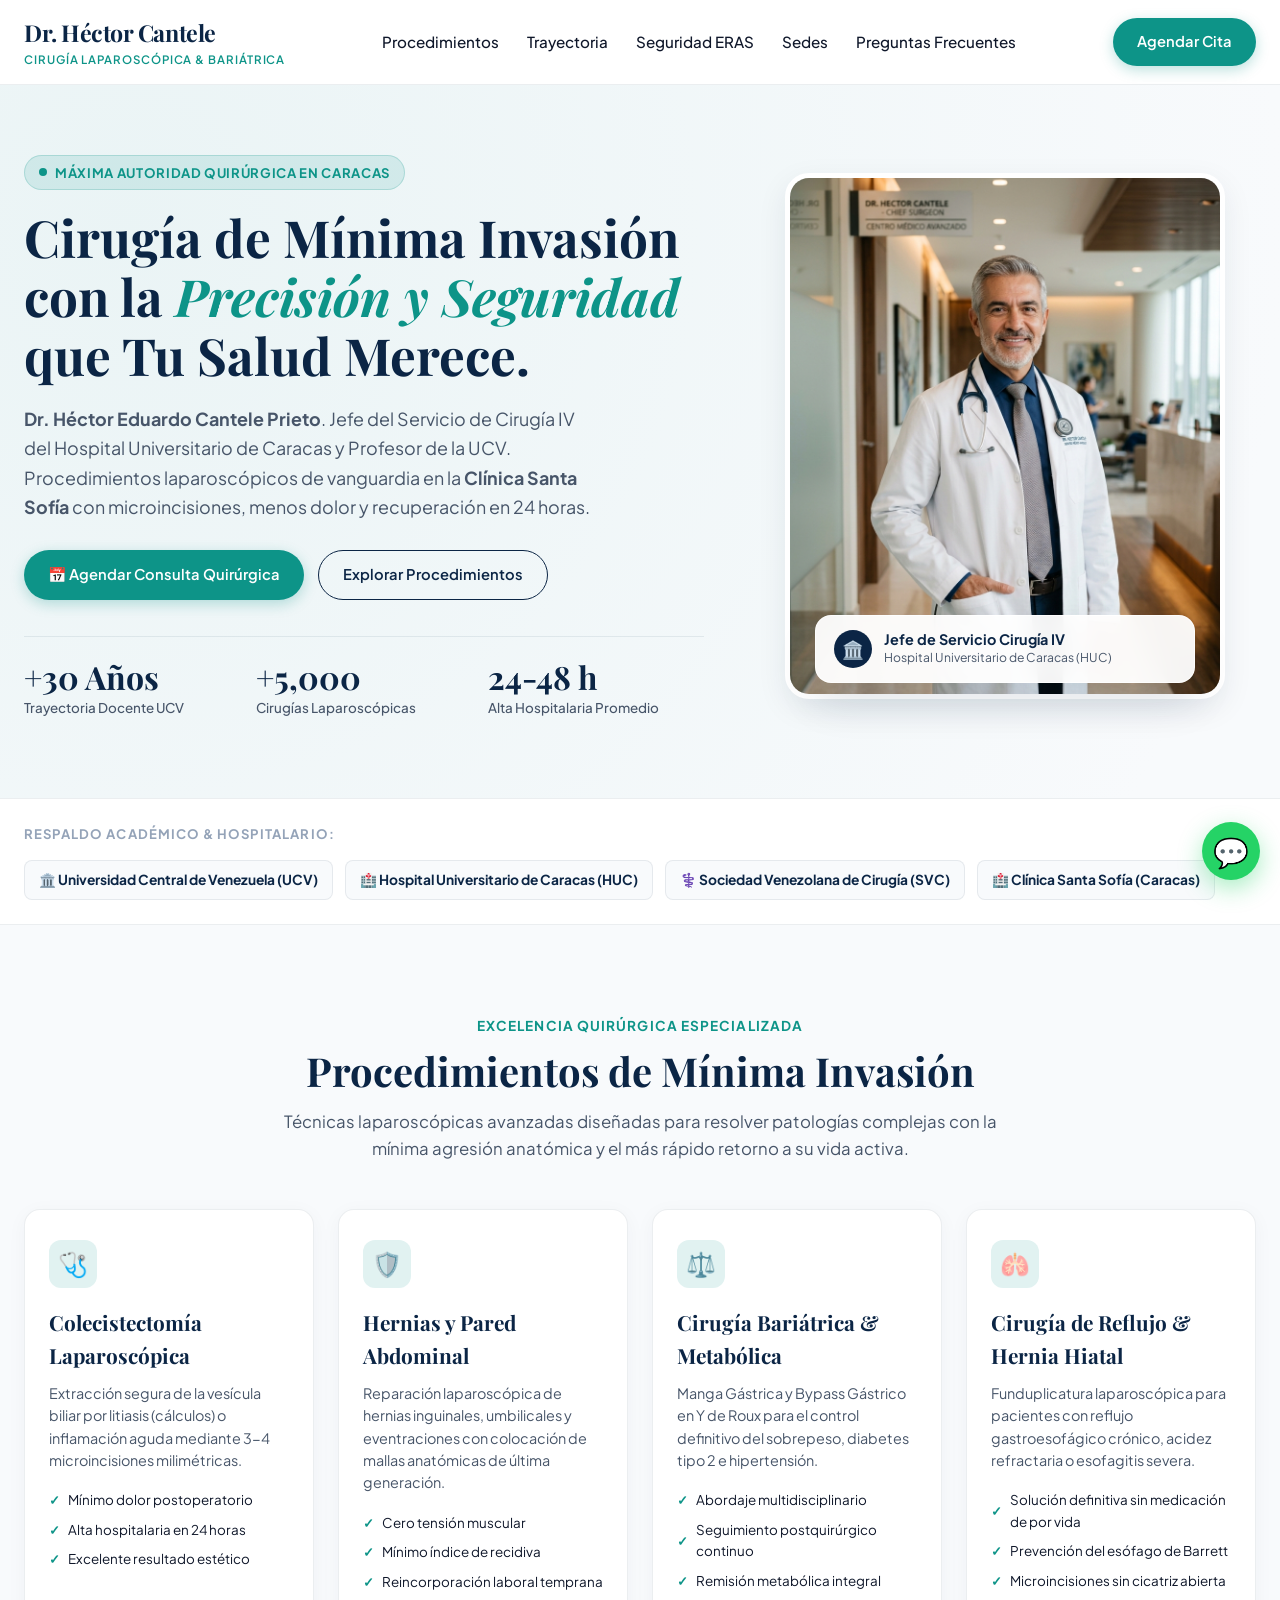
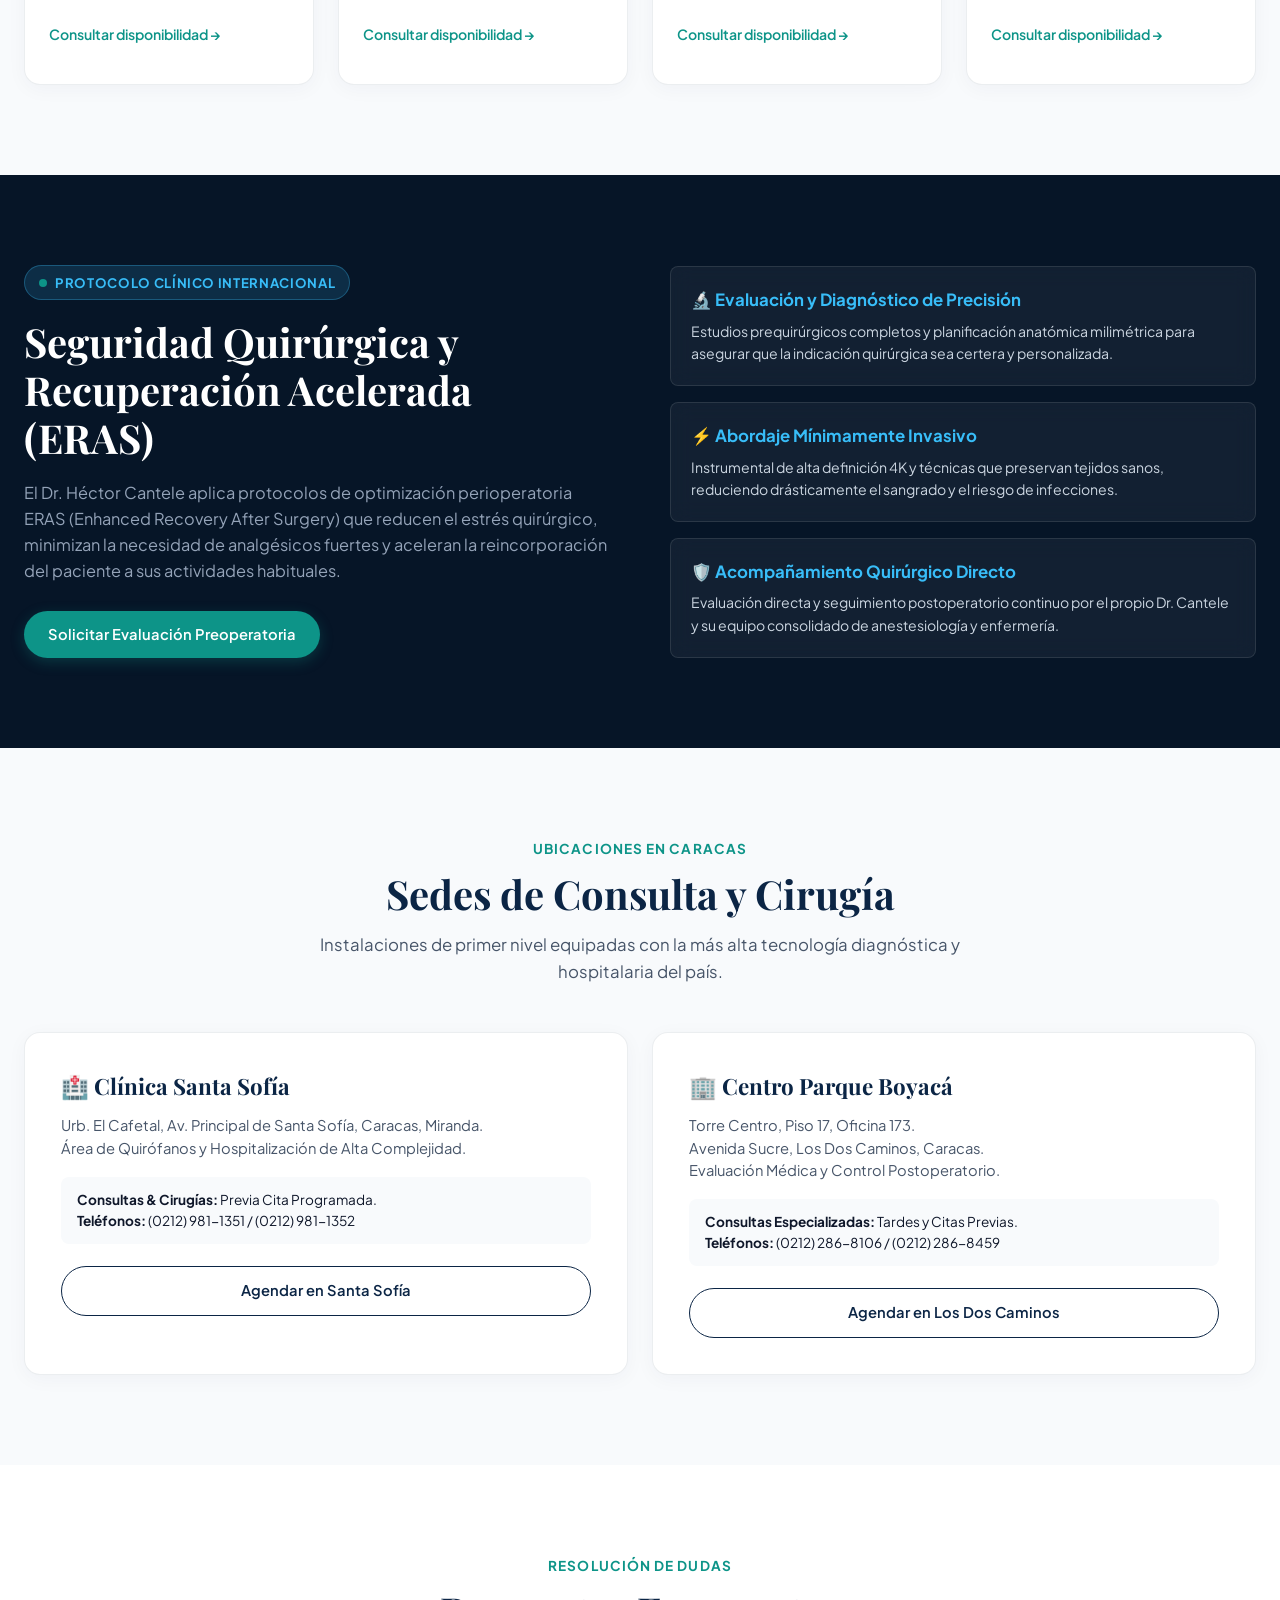
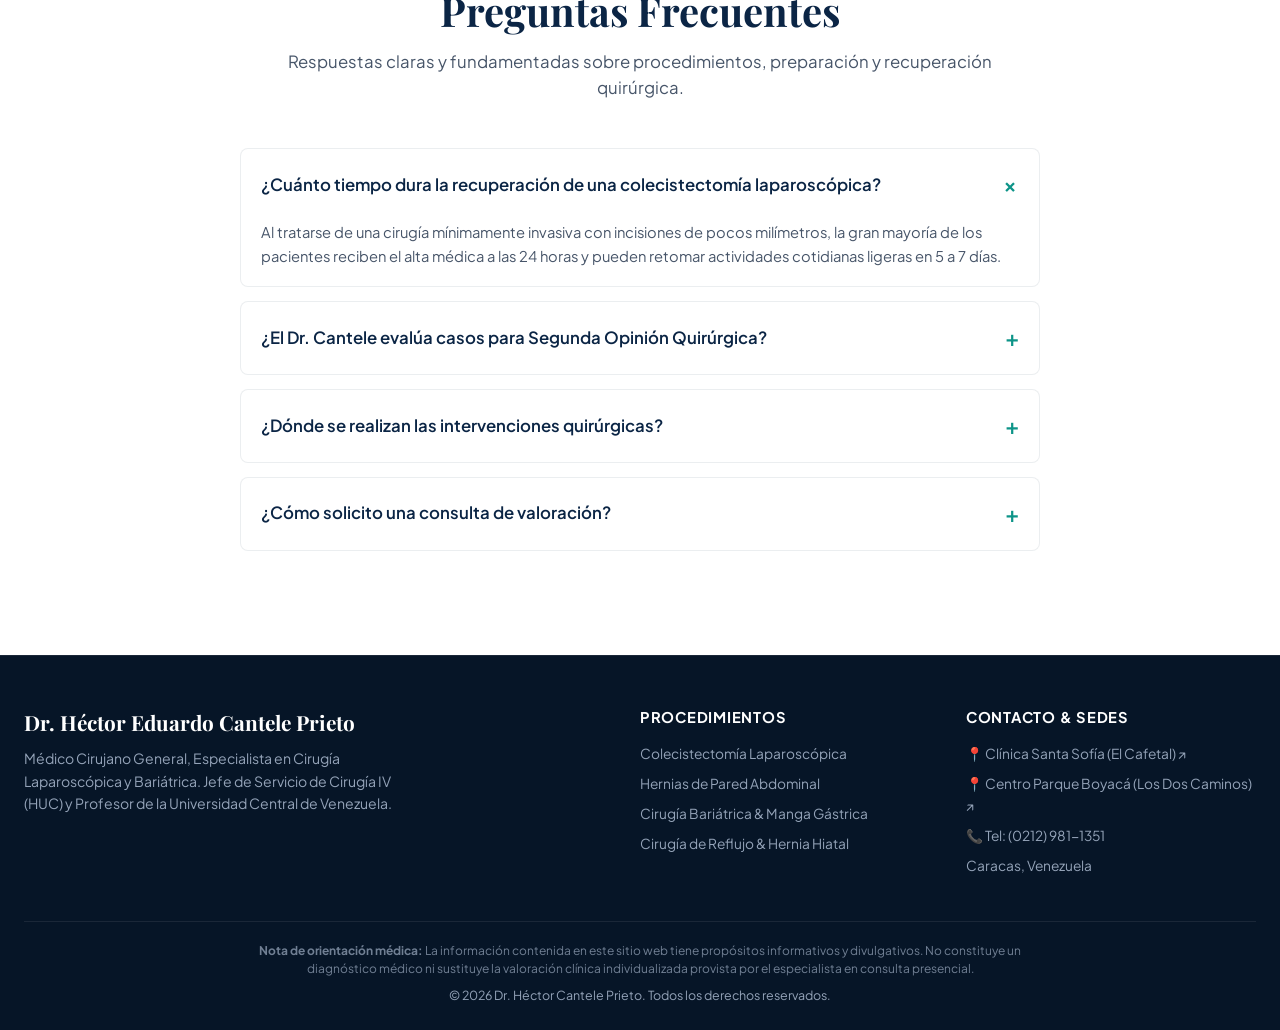
<file: index.html>
<!DOCTYPE html>
<html lang="es">
<head>
  <meta charset="UTF-8">
  <meta name="viewport" content="width=device-width, initial-scale=1.0, viewport-fit=cover">
  
  <!-- SEO & YMYL Metadata -->
  <title>Dr. Héctor Cantele Prieto | Cirujano General y Laparoscópico en Caracas | Clínica Santa Sofía</title>
  <meta name="description" content="Dr. Héctor Eduardo Cantele Prieto. Especialista en Cirugía Laparoscópica Avanzada y Bariátrica en Caracas. Jefe de Servicio HUC y Profesor UCV. Consulta en Clínica Santa Sofía y Los Dos Caminos.">
  <meta name="keywords" content="cirujano general caracas, cirugia laparoscopica caracas, dr hector cantele, clinica santa sofia cirugia, operacion vesicula laparoscopica, cirugia bariatrica caracas, cirugia hernias caracas">
  <meta name="author" content="Dr. Héctor Eduardo Cantele Prieto">
  <meta name="robots" content="index, follow, max-snippet:-1, max-image-preview:large, max-video-preview:-1">
  <link rel="canonical" href="https://drhectorcantele.com/">
  
  <!-- Medical Freshness & Editorial Review (Google YMYL) -->
  <meta name="medical-specialty" content="Surgery, Laparoscopic Surgery, Bariatric Surgery">
  <meta name="revised" content="2026-08-28">
  
  <!-- Open Graph & Redes Sociales -->
  <meta property="og:type" content="profile">
  <meta property="og:title" content="Dr. Héctor Cantele Prieto | Cirujano Laparoscópico y Bariátrico en Caracas">
  <meta property="og:description" content="Cirugía de Mínima Invasión con la máxima experiencia académica y seguridad hospitalaria de Caracas. Menos dolor, microincisiones y recuperación en 24h.">
  <meta property="og:image" content="assets/dr_cantele_portrait.jpg">
  <meta property="og:site_name" content="Dr. Héctor Cantele - Cirugía de Mínima Invasión">
  
  <!-- Twitter Card -->
  <meta name="twitter:card" content="summary_large_image">
  <meta name="twitter:title" content="Dr. Héctor Cantele Prieto | Cirujano Laparoscópico en Caracas">
  <meta name="twitter:description" content="Jefe de Servicio HUC y Profesor UCV. Especialista en Clínica Santa Sofía.">
  <meta name="twitter:image" content="assets/dr_cantele_portrait.jpg">

  <!-- Google Fonts Preconnect -->
  <link rel="preconnect" href="https://fonts.googleapis.com">
  <link rel="preconnect" href="https://fonts.gstatic.com" crossorigin>
  <link href="https://fonts.googleapis.com/css2?family=Playfair+Display:ital,wght@0,500;0,600;0,700;1,400;1,600&family=Plus+Jakarta+Sans:wght@300;400;500;600;700&display=swap" rel="stylesheet">
  
  <!-- Google YMYL & Medical E-E-A-T Schema.org JSON-LD -->
  <script type="application/ld+json">
  {
    "@context": "https://schema.org",
    "@graph": [
      {
        "@type": "MedicalWebPage",
        "@id": "https://drhectorcantele.com/#medicalpage",
        "url": "https://drhectorcantele.com/",
        "name": "Dr. Héctor Eduardo Cantele Prieto | Cirugía Laparoscópica y Bariátrica en Caracas",
        "description": "Información médica y quirúrgica revisada sobre colecistectomía laparoscópica, hernias de pared abdominal y cirugía bariátrica en Caracas.",
        "datePublished": "2026-08-01",
        "dateModified": "2026-08-28",
        "lastReviewed": "2026-08-28",
        "reviewedBy": {
          "@id": "https://drhectorcantele.com/#physician"
        },
        "author": {
          "@id": "https://drhectorcantele.com/#physician"
        },
        "about": [
          {
            "@type": "MedicalProcedure",
            "name": "Colecistectomía Laparoscópica",
            "procedureType": "SurgicalProcedure",
            "bodyLocation": "Vesícula Biliar",
            "howPerformed": "Técnica de mínima invasión mediante 3 a 4 microincisiones milimétricas con visualización laparoscópica de alta definición."
          },
          {
            "@type": "MedicalProcedure",
            "name": "Hernioplastia Laparoscópica con Malla",
            "procedureType": "SurgicalProcedure",
            "bodyLocation": "Pared Abdominal e Ingle"
          },
          {
            "@type": "MedicalProcedure",
            "name": "Cirugía Bariátrica y Manga Gástrica",
            "procedureType": "SurgicalProcedure",
            "bodyLocation": "Estómago / Sistema Digestivo"
          },
          {
            "@type": "MedicalProcedure",
            "name": "Cirugía Antirreflujo y Hernia Hiatal (Funduplicatura)",
            "procedureType": "SurgicalProcedure"
          }
        ]
      },
      {
        "@type": "Physician",
        "@id": "https://drhectorcantele.com/#physician",
        "name": "Dr. Héctor Eduardo Cantele Prieto",
        "image": "https://drhectorcantele.com/assets/dr_cantele_portrait.jpg",
        "jobTitle": "Médico Cirujano General | Jefe del Servicio de Cirugía IV HUC | Profesor UCV",
        "medicalSpecialty": [
          "https://schema.org/SurgicalSpecialty",
          "LaparoscopicSurgery",
          "BariatricSurgery",
          "GastroenterologicSurgery"
        ],
        "alumniOf": {
          "@type": "CollegeOrUniversity",
          "name": "Universidad Central de Venezuela (UCV)",
          "sameAs": "http://www.ucv.ve"
        },
        "memberOf": [
          {
            "@type": "MedicalOrganization",
            "name": "Sociedad Venezolana de Cirugía (SVC)"
          },
          {
            "@type": "MedicalOrganization",
            "name": "Federación Latinoamericana de Cirugía (FELAC)"
          },
          {
            "@type": "MedicalOrganization",
            "name": "International Federation for the Surgery of Obesity and Metabolic Disorders (IFSO)"
          }
        ],
        "hospitalAffiliation": [
          {
            "@type": "Hospital",
            "name": "Clínica Santa Sofía",
            "address": {
              "@type": "PostalAddress",
              "streetAddress": "Av. Principal de Santa Sofía, El Cafetal",
              "addressLocality": "Caracas",
              "addressRegion": "Miranda",
              "addressCountry": "VE"
            }
          },
          {
            "@type": "Hospital",
            "name": "Hospital Universitario de Caracas (HUC)"
          }
        ],
        "address": [
          {
            "@type": "PostalAddress",
            "streetAddress": "Clínica Santa Sofía, Urb. El Cafetal",
            "addressLocality": "Caracas",
            "addressCountry": "VE"
          },
          {
            "@type": "PostalAddress",
            "streetAddress": "Centro Parque Boyacá, Torre Centro, Piso 17, Oficina 173, Av. Sucre, Los Dos Caminos",
            "addressLocality": "Caracas",
            "addressCountry": "VE"
          }
        ],
        "telephone": "+58-212-9811351",
        "sameAs": [
          "https://ve.linkedin.com/in/hector-eduardo-cantele-prieto-3713a9147",
          "https://www.instagram.com/drhectorcantele/?hl=es"
        ]
      },
      {
        "@type": "FAQPage",
        "@id": "https://drhectorcantele.com/#faq",
        "mainEntity": [
          {
            "@type": "Question",
            "name": "¿Cuánto tiempo dura la recuperación de una colecistectomía laparoscópica?",
            "acceptedAnswer": {
              "@type": "Answer",
              "text": "Al tratarse de una cirugía mínimamente invasiva con incisiones de pocos milímetros, la gran mayoría de los pacientes reciben el alta médica a las 24 horas y pueden retomar actividades cotidianas ligeras en 5 a 7 días."
            }
          },
          {
            "@type": "Question",
            "name": "¿El Dr. Cantele realiza evaluación para Segunda Opinión Quirúrgica?",
            "acceptedAnswer": {
              "@type": "Answer",
              "text": "Sí. Como Jefe de Servicio del Hospital Universitario de Caracas y Profesor Universitario, recibe frecuentemente pacientes con diagnósticos quirúrgicos complejos para evaluar si la intervención es necesaria o si existen alternativas terapéuticas."
            }
          },
          {
            "@type": "Question",
            "name": "¿En qué clínicas opera el Dr. Héctor Cantele en Caracas?",
            "acceptedAnswer": {
              "@type": "Answer",
              "text": "Las intervenciones quirúrgicas privadas se realizan en los quirófanos de alta tecnología de la Clínica Santa Sofía (El Cafetal, Caracas), con respaldo intensivo 24/7."
            }
          }
        ]
      }
    ]
  }
  </script>

  <style>
    :root {
      --primary-navy: #0B2545;
      --primary-deep: #061527;
      --accent-teal: #0D9488;
      --accent-teal-light: #14B8A6;
      --accent-teal-soft: rgba(13, 148, 136, 0.12);
      --bg-platinum: #F8FAFC;
      --bg-pure: #FFFFFF;
      --text-main: #0F172A;
      --text-muted: #475569;
      --text-light: #94A3B8;
      --border-subtle: rgba(11, 37, 69, 0.08);
      --border-focus: rgba(13, 148, 136, 0.4);
      --font-serif: 'Playfair Display', Georgia, serif;
      --font-sans: 'Plus Jakarta Sans', -apple-system, BlinkMacSystemFont, sans-serif;
      --shadow-sm: 0 4px 20px rgba(11, 37, 69, 0.04);
      --shadow-md: 0 10px 30px rgba(11, 37, 69, 0.08);
      --shadow-hover: 0 20px 40px rgba(11, 37, 69, 0.12);
      --radius-sm: 8px;
      --radius-md: 16px;
      --radius-lg: 24px;
    }

    * {
      margin: 0;
      padding: 0;
      box-sizing: border-box;
    }

    html {
      scroll-behavior: smooth;
    }

    body {
      font-family: var(--font-sans);
      background-color: var(--bg-platinum);
      color: var(--text-main);
      line-height: 1.6;
      overflow-x: hidden;
      -webkit-font-smoothing: antialiased;
    }

    /* Navegación Principal */
    header.main-header {
      background: rgba(255, 255, 255, 0.96);
      backdrop-filter: blur(16px);
      position: sticky;
      top: 0;
      z-index: 1000;
      border-bottom: 1px solid var(--border-subtle);
    }
    .nav-container {
      max-width: 1280px;
      margin: 0 auto;
      padding: 14px 24px;
      display: flex;
      justify-content: space-between;
      align-items: center;
    }
    .logo-block {
      text-decoration: none;
      display: flex;
      flex-direction: column;
    }
    .logo-name {
      font-family: var(--font-serif);
      font-size: clamp(1.2rem, 3.5vw, 1.45rem);
      font-weight: 700;
      color: var(--primary-navy);
      letter-spacing: -0.02em;
    }
    .logo-subtitle {
      font-size: 0.72rem;
      font-weight: 600;
      color: var(--accent-teal);
      text-transform: uppercase;
      letter-spacing: 0.08em;
    }
    
    .nav-desktop-links {
      display: flex;
      gap: 28px;
      list-style: none;
    }
    .nav-desktop-links a {
      text-decoration: none;
      color: var(--text-main);
      font-size: 0.95rem;
      font-weight: 500;
      transition: color 0.2s ease;
    }
    .nav-desktop-links a:hover {
      color: var(--accent-teal);
    }

    .nav-right-actions {
      display: flex;
      align-items: center;
      gap: 12px;
    }

    .btn-cta {
      background: var(--accent-teal);
      color: #FFFFFF;
      text-decoration: none;
      padding: 12px 24px;
      border-radius: 9999px;
      font-weight: 600;
      font-size: 0.92rem;
      box-shadow: 0 4px 14px rgba(13, 148, 136, 0.28);
      transition: all 0.3s ease;
      display: inline-flex;
      align-items: center;
      justify-content: center;
      gap: 8px;
      border: none;
      cursor: pointer;
      min-height: 46px;
    }
    .btn-cta:hover {
      background: #0B7A70;
      transform: translateY(-2px);
      box-shadow: 0 6px 20px rgba(13, 148, 136, 0.38);
    }
    .btn-outline {
      background: transparent;
      color: var(--primary-navy);
      border: 1.5px solid var(--primary-navy);
      text-decoration: none;
      padding: 12px 24px;
      border-radius: 9999px;
      font-weight: 600;
      font-size: 0.92rem;
      transition: all 0.3s ease;
      display: inline-flex;
      align-items: center;
      justify-content: center;
      gap: 8px;
      min-height: 46px;
    }
    .btn-outline:hover {
      background: var(--primary-navy);
      color: #FFFFFF;
    }

    /* Botón Hamburguesa Móvil */
    .mobile-menu-btn {
      display: none;
      background: transparent;
      border: 1px solid var(--border-subtle);
      padding: 8px 12px;
      border-radius: 8px;
      cursor: pointer;
      color: var(--primary-navy);
      font-size: 1.4rem;
      align-items: center;
      justify-content: center;
      width: 44px;
      height: 44px;
    }

    /* Mobile Drawer Menu */
    .mobile-drawer {
      display: none;
      position: absolute;
      top: 100%;
      left: 0;
      width: 100%;
      background: #FFFFFF;
      border-bottom: 2px solid var(--accent-teal);
      box-shadow: 0 16px 30px rgba(0, 0, 0, 0.1);
      padding: 20px 24px 28px;
      z-index: 999;
    }
    .mobile-drawer.open {
      display: block;
      animation: slideDown 0.25s ease-out;
    }
    @keyframes slideDown {
      from { opacity: 0; transform: translateY(-10px); }
      to { opacity: 1; transform: translateY(0); }
    }
    .mobile-nav-list {
      list-style: none;
      margin-bottom: 20px;
    }
    .mobile-nav-list li {
      margin-bottom: 12px;
    }
    .mobile-nav-list a {
      text-decoration: none;
      color: var(--primary-navy);
      font-size: 1.05rem;
      font-weight: 600;
      display: block;
      padding: 8px 0;
      border-bottom: 1px solid #F1F5F9;
    }

    /* Hero Section */
    .hero-section {
      position: relative;
      padding: clamp(40px, 6vw, 70px) 24px clamp(50px, 8vw, 80px);
      background: radial-gradient(circle at 10% 20%, rgba(13, 148, 136, 0.06) 0%, rgba(248, 250, 252, 1) 90%);
    }
    .hero-container {
      max-width: 1280px;
      margin: 0 auto;
      display: grid;
      grid-template-columns: 1.15fr 0.85fr;
      gap: clamp(30px, 5vw, 50px);
      align-items: center;
    }
    .hero-badge {
      display: inline-flex;
      align-items: center;
      gap: 8px;
      background: var(--accent-teal-soft);
      color: var(--accent-teal);
      border: 1px solid rgba(13, 148, 136, 0.2);
      padding: 6px 14px;
      border-radius: 9999px;
      font-size: clamp(0.74rem, 2.2vw, 0.82rem);
      font-weight: 700;
      text-transform: uppercase;
      letter-spacing: 0.05em;
      margin-bottom: 18px;
    }
    .hero-badge::before {
      content: "";
      width: 8px;
      height: 8px;
      background: var(--accent-teal);
      border-radius: 50%;
      display: inline-block;
      flex-shrink: 0;
    }
    .hero-title {
      font-family: var(--font-serif);
      font-size: clamp(2rem, 5vw, 3.2rem);
      line-height: 1.16;
      color: var(--primary-navy);
      font-weight: 700;
      margin-bottom: 18px;
    }
    .hero-title span {
      color: var(--accent-teal);
      font-style: italic;
    }
    .hero-subtitle {
      font-size: clamp(0.98rem, 2.4vw, 1.12rem);
      color: var(--text-muted);
      margin-bottom: 28px;
      max-width: 580px;
      line-height: 1.65;
    }
    .hero-actions {
      display: flex;
      gap: 14px;
      margin-bottom: 36px;
      flex-wrap: wrap;
    }
    .hero-stats {
      display: grid;
      grid-template-columns: repeat(3, 1fr);
      gap: 16px;
      padding-top: 24px;
      border-top: 1px solid var(--border-subtle);
    }
    .stat-item h3 {
      font-family: var(--font-serif);
      font-size: clamp(1.6rem, 4vw, 2rem);
      font-weight: 700;
      color: var(--primary-navy);
      line-height: 1;
      margin-bottom: 4px;
    }
    .stat-item p {
      font-size: clamp(0.74rem, 2vw, 0.84rem);
      color: var(--text-muted);
      font-weight: 500;
    }

    .hero-image-wrapper {
      position: relative;
      display: flex;
      justify-content: center;
      width: 100%;
    }
    .hero-image-card {
      position: relative;
      border-radius: var(--radius-lg);
      overflow: hidden;
      box-shadow: var(--shadow-md);
      border: 5px solid #FFFFFF;
      background: #FFFFFF;
      width: 100%;
      max-width: 440px;
    }
    .hero-image-card img {
      width: 100%;
      height: auto;
      aspect-ratio: 4 / 4.8;
      object-fit: cover;
      display: block;
    }
    .floating-credential {
      position: absolute;
      bottom: 16px;
      left: 12px;
      right: 12px;
      background: rgba(255, 255, 255, 0.95);
      backdrop-filter: blur(12px);
      border: 1px solid rgba(255, 255, 255, 0.8);
      box-shadow: var(--shadow-hover);
      padding: 14px 18px;
      border-radius: var(--radius-md);
      display: flex;
      align-items: center;
      gap: 12px;
      margin: 0 auto;
      max-width: 380px;
    }
    .cred-icon {
      width: 38px;
      height: 38px;
      background: var(--primary-navy);
      color: #FFFFFF;
      border-radius: 50%;
      display: flex;
      align-items: center;
      justify-content: center;
      font-size: 1.1rem;
      flex-shrink: 0;
    }
    .cred-text h4 {
      font-size: 0.9rem;
      font-weight: 700;
      color: var(--primary-navy);
      line-height: 1.2;
    }
    .cred-text p {
      font-size: 0.76rem;
      color: var(--text-muted);
    }

    /* Barra de Avales Institucionales */
    .trust-bar {
      background: #FFFFFF;
      padding: 24px;
      border-top: 1px solid var(--border-subtle);
      border-bottom: 1px solid var(--border-subtle);
    }
    .trust-container {
      max-width: 1280px;
      margin: 0 auto;
      display: flex;
      justify-content: space-between;
      align-items: center;
      flex-wrap: wrap;
      gap: 16px;
    }
    .trust-label {
      font-size: 0.82rem;
      font-weight: 700;
      color: var(--text-light);
      text-transform: uppercase;
      letter-spacing: 0.08em;
    }
    .trust-badges {
      display: flex;
      gap: 12px;
      align-items: center;
      flex-wrap: wrap;
    }
    .trust-badge-item {
      font-weight: 700;
      color: var(--primary-navy);
      font-size: 0.86rem;
      display: flex;
      align-items: center;
      gap: 6px;
      padding: 8px 14px;
      background: var(--bg-platinum);
      border-radius: 8px;
      border: 1px solid var(--border-subtle);
    }

    /* Procedimientos */
    .section-padding {
      padding: clamp(60px, 8vw, 90px) 24px;
    }
    .container {
      max-width: 1280px;
      margin: 0 auto;
    }
    .section-header {
      text-align: center;
      max-width: 720px;
      margin: 0 auto 46px;
    }
    .section-subtitle {
      color: var(--accent-teal);
      font-size: 0.85rem;
      font-weight: 700;
      text-transform: uppercase;
      letter-spacing: 0.08em;
      margin-bottom: 10px;
      display: block;
    }
    .section-title {
      font-family: var(--font-serif);
      font-size: clamp(1.8rem, 4vw, 2.5rem);
      color: var(--primary-navy);
      font-weight: 700;
      line-height: 1.2;
      margin-bottom: 14px;
    }
    .section-desc {
      font-size: clamp(0.94rem, 2.2vw, 1.05rem);
      color: var(--text-muted);
    }

    .services-grid {
      display: grid;
      grid-template-columns: repeat(auto-fit, minmax(260px, 1fr));
      gap: 24px;
    }
    .service-card {
      background: #FFFFFF;
      border-radius: var(--radius-md);
      padding: 30px 24px;
      border: 1px solid var(--border-subtle);
      box-shadow: var(--shadow-sm);
      transition: all 0.35s ease;
      display: flex;
      flex-direction: column;
      justify-content: space-between;
    }
    .service-card:hover {
      transform: translateY(-5px);
      box-shadow: var(--shadow-hover);
      border-color: var(--border-focus);
    }
    .service-icon-box {
      width: 48px;
      height: 48px;
      border-radius: 12px;
      background: var(--accent-teal-soft);
      color: var(--accent-teal);
      display: flex;
      align-items: center;
      justify-content: center;
      font-size: 1.5rem;
      margin-bottom: 18px;
    }
    .service-card h3 {
      font-family: var(--font-serif);
      font-size: 1.3rem;
      color: var(--primary-navy);
      margin-bottom: 10px;
      font-weight: 700;
    }
    .service-card p {
      font-size: 0.9rem;
      color: var(--text-muted);
      margin-bottom: 18px;
      line-height: 1.55;
    }
    .service-features {
      list-style: none;
      margin-bottom: 22px;
    }
    .service-features li {
      font-size: 0.84rem;
      color: var(--text-main);
      margin-bottom: 8px;
      display: flex;
      align-items: center;
      gap: 8px;
    }
    .service-features li::before {
      content: "✓";
      color: var(--accent-teal);
      font-weight: bold;
    }
    .service-link {
      font-weight: 600;
      color: var(--accent-teal);
      text-decoration: none;
      display: inline-flex;
      align-items: center;
      gap: 6px;
      font-size: 0.88rem;
      transition: gap 0.2s ease;
      min-height: 40px;
    }
    .service-link:hover {
      gap: 10px;
    }

    /* Sección ERAS y Seguridad Quirúrgica */
    .eras-section {
      background: var(--primary-deep);
      color: #FFFFFF;
      position: relative;
      overflow: hidden;
    }
    .eras-grid {
      display: grid;
      grid-template-columns: 1fr 1fr;
      gap: clamp(30px, 5vw, 60px);
      align-items: center;
    }
    .eras-content h2 {
      font-family: var(--font-serif);
      font-size: clamp(1.8rem, 4vw, 2.5rem);
      line-height: 1.2;
      margin-bottom: 18px;
    }
    .eras-content p {
      color: #94A3B8;
      font-size: clamp(0.92rem, 2.2vw, 1.02rem);
      margin-bottom: 26px;
    }
    .eras-cards-col {
      display: grid;
      gap: 16px;
    }
    .eras-card {
      background: rgba(255, 255, 255, 0.05);
      border: 1px solid rgba(255, 255, 255, 0.1);
      backdrop-filter: blur(10px);
      padding: 20px;
      border-radius: var(--radius-sm);
    }
    .eras-card h4 {
      color: #38BDF8;
      font-size: 1.05rem;
      margin-bottom: 6px;
      display: flex;
      align-items: center;
      gap: 8px;
    }
    .eras-card p {
      color: #CBD5E1;
      font-size: 0.88rem;
      margin: 0;
    }

    /* Ubicaciones de Consulta */
    .locations-grid {
      display: grid;
      grid-template-columns: 1fr 1fr;
      gap: 24px;
    }
    .location-card {
      background: #FFFFFF;
      border-radius: var(--radius-md);
      padding: clamp(24px, 4vw, 36px);
      border: 1px solid var(--border-subtle);
      box-shadow: var(--shadow-sm);
    }
    .location-card h3 {
      font-family: var(--font-serif);
      font-size: 1.4rem;
      color: var(--primary-navy);
      margin-bottom: 10px;
    }
    .location-card .loc-address {
      font-size: 0.92rem;
      color: var(--text-muted);
      margin-bottom: 18px;
      line-height: 1.5;
    }
    .loc-hours {
      background: var(--bg-platinum);
      padding: 12px 16px;
      border-radius: var(--radius-sm);
      margin-bottom: 22px;
      font-size: 0.85rem;
      color: var(--text-main);
    }

    /* FAQ */
    .faq-wrapper {
      max-width: 800px;
      margin: 0 auto;
    }
    .faq-item {
      background: #FFFFFF;
      border: 1px solid var(--border-subtle);
      border-radius: var(--radius-sm);
      margin-bottom: 14px;
      overflow: hidden;
    }
    .faq-question {
      padding: 18px 20px;
      font-weight: 600;
      color: var(--primary-navy);
      cursor: pointer;
      display: flex;
      justify-content: space-between;
      align-items: center;
      font-size: clamp(0.95rem, 2.2vw, 1.05rem);
      min-height: 48px;
    }
    .faq-question::after {
      content: "+";
      font-size: 1.4rem;
      color: var(--accent-teal);
      transition: transform 0.3s ease;
      margin-left: 12px;
      flex-shrink: 0;
    }
    .faq-item.active .faq-question::after {
      transform: rotate(45deg);
    }
    .faq-answer {
      padding: 0 20px 18px;
      color: var(--text-muted);
      font-size: 0.92rem;
      display: none;
      line-height: 1.6;
    }
    .faq-item.active .faq-answer {
      display: block;
    }

    /* YMYL Medical Disclaimer Box */
    .medical-disclaimer-box {
      background: #FFFFFF;
      border: 1px solid rgba(13, 148, 136, 0.3);
      border-left: 4px solid var(--accent-teal);
      border-radius: var(--radius-sm);
      padding: 18px 20px;
      margin-top: 40px;
      font-size: 0.82rem;
      color: var(--text-muted);
      line-height: 1.6;
    }
    .medical-disclaimer-box strong {
      color: var(--primary-navy);
      display: block;
      margin-bottom: 4px;
      font-size: 0.88rem;
    }

    /* Footer */
    footer.main-footer {
      background: var(--primary-deep);
      color: #94A3B8;
      padding: 50px 24px calc(24px + env(safe-area-inset-bottom));
      border-top: 1px solid rgba(255, 255, 255, 0.08);
    }
    .footer-container {
      max-width: 1280px;
      margin: 0 auto;
      display: grid;
      grid-template-columns: 2fr 1fr 1fr;
      gap: 36px;
      margin-bottom: 36px;
    }
    .footer-brand h4 {
      font-family: var(--font-serif);
      font-size: 1.3rem;
      color: #FFFFFF;
      margin-bottom: 8px;
    }
    .footer-brand p {
      font-size: 0.88rem;
      max-width: 380px;
      line-height: 1.6;
    }
    .footer-col h5 {
      color: #FFFFFF;
      font-size: 0.92rem;
      margin-bottom: 14px;
      text-transform: uppercase;
      letter-spacing: 0.05em;
    }
    .footer-col ul {
      list-style: none;
    }
    .footer-col li {
      margin-bottom: 8px;
      font-size: 0.86rem;
    }
    .footer-col a {
      color: #94A3B8;
      text-decoration: none;
      transition: color 0.2s;
    }
    .footer-col a:hover {
      color: #38BDF8;
    }
    .footer-bottom {
      max-width: 1280px;
      margin: 0 auto;
      padding-top: 20px;
      border-top: 1px solid rgba(255, 255, 255, 0.08);
      font-size: 0.78rem;
      text-align: center;
    }

    /* Botón flotante WhatsApp */
    .floating-whatsapp {
      position: fixed;
      bottom: calc(20px + env(safe-area-inset-bottom));
      right: 20px;
      background: #25D366;
      color: #FFFFFF;
      width: 58px;
      height: 58px;
      border-radius: 50%;
      display: flex;
      align-items: center;
      justify-content: center;
      box-shadow: 0 8px 24px rgba(37, 211, 102, 0.4);
      z-index: 9999;
      text-decoration: none;
      font-size: 1.8rem;
      transition: all 0.3s ease;
    }
    .floating-whatsapp:hover {
      transform: scale(1.08) translateY(-3px);
      box-shadow: 0 12px 30px rgba(37, 211, 102, 0.5);
    }

    /* Media Queries Específicas para Móvil y Tablet */
    @media (max-width: 992px) {
      .hero-container, .eras-grid, .locations-grid, .footer-container {
        grid-template-columns: 1fr;
        gap: 36px;
      }
      .nav-desktop-links {
        display: none;
      }
      .mobile-menu-btn {
        display: inline-flex;
      }
      .hero-image-wrapper {
        margin-top: 10px;
      }
    }

    @media (max-width: 640px) {
      .hero-actions .btn-cta, .hero-actions .btn-outline {
        width: 100%;
      }
      .hero-stats {
        grid-template-columns: 1fr 1fr 1fr;
        gap: 8px;
      }
      .trust-badges {
        width: 100%;
      }
      .trust-badge-item {
        width: 100%;
        justify-content: center;
      }
      .floating-whatsapp {
        width: 52px;
        height: 52px;
        font-size: 1.6rem;
        bottom: 16px;
        right: 16px;
      }
    }

    @media (max-width: 420px) {
      .hero-stats {
        grid-template-columns: 1fr;
        gap: 12px;
        text-align: center;
      }
    }
  </style>
</head>
<body>

  <!-- Header Principal Limpio con Soporte Móvil Completo -->
  <header class="main-header">
    <div class="nav-container">
      <a href="#" class="logo-block" aria-label="Inicio Dr. Héctor Cantele">
        <span class="logo-name">Dr. Héctor Cantele</span>
        <span class="logo-subtitle">Cirugía Laparoscópica & Bariátrica</span>
      </a>

      <!-- Desktop Links -->
      <nav aria-label="Navegación principal">
        <ul class="nav-desktop-links">
          <li><a href="#especialidades">Procedimientos</a></li>
          <li><a href="#trayectoria">Trayectoria</a></li>
          <li><a href="#seguridad">Seguridad ERAS</a></li>
          <li><a href="#sedes">Sedes</a></li>
          <li><a href="#faq">Preguntas Frecuentes</a></li>
        </ul>
      </nav>

      <!-- Right Actions (CTA + Mobile Hamburger) -->
      <div class="nav-right-actions">
        <a href="https://wa.me/584140000000?text=Hola%20Dr.%20Cantele,%20quisiera%20agendar%20una%20cita%20quirúrgica" class="btn-cta" target="_blank" rel="noopener">
          Agendar Cita
        </a>
        <button class="mobile-menu-btn" id="mobile-toggle" aria-label="Abrir Menú de Navegación">
          ☰
        </button>
      </div>
    </div>

    <!-- Mobile Drawer Menu -->
    <div class="mobile-drawer" id="mobile-drawer">
      <ul class="mobile-nav-list">
        <li><a href="#especialidades" onclick="closeMobileMenu()">🩺 Procedimientos Quirúrgicos</a></li>
        <li><a href="#trayectoria" onclick="closeMobileMenu()">🏛️ Trayectoria & E-E-A-T</a></li>
        <li><a href="#seguridad" onclick="closeMobileMenu()">⚡ Protocolo ERAS</a></li>
        <li><a href="#sedes" onclick="closeMobileMenu()">🏥 Sedes en Caracas</a></li>
        <li><a href="#faq" onclick="closeMobileMenu()">❓ Preguntas Frecuentes</a></li>
      </ul>
      <a href="https://wa.me/584140000000?text=Hola%20Dr.%20Cantele,%20quisiera%20agendar%20una%20cita" class="btn-cta" style="width: 100%;" target="_blank" rel="noopener">
        💬 Contactar por WhatsApp Directo
      </a>
    </div>
  </header>

  <main>
    <!-- Hero Section -->
    <section class="hero-section" id="hero">
      <div class="hero-container">
        <div class="hero-content">
          <div class="hero-badge">Máxima Autoridad Quirúrgica en Caracas</div>
          <h1 class="hero-title">Cirugía de Mínima Invasión con la <span>Precisión y Seguridad</span> que Tu Salud Merece.</h1>
          <p class="hero-subtitle">
            <strong>Dr. Héctor Eduardo Cantele Prieto</strong>. Jefe del Servicio de Cirugía IV del Hospital Universitario de Caracas y Profesor de la UCV. Procedimientos laparoscópicos de vanguardia en la <strong>Clínica Santa Sofía</strong> con microincisiones, menos dolor y recuperación en 24 horas.
          </p>
          <div class="hero-actions">
            <a href="https://wa.me/584140000000?text=Hola%20Dr.%20Cantele,%20deseo%20evaluación%20para%20cirugía" class="btn-cta" target="_blank" rel="noopener">
              📅 Agendar Consulta Quirúrgica
            </a>
            <a href="#especialidades" class="btn-outline">
              Explorar Procedimientos
            </a>
          </div>
          <div class="hero-stats">
            <div class="stat-item">
              <h3>+30 Años</h3>
              <p>Trayectoria Docente UCV</p>
            </div>
            <div class="stat-item">
              <h3>+5,000</h3>
              <p>Cirugías Laparoscópicas</p>
            </div>
            <div class="stat-item">
              <h3>24-48 h</h3>
              <p>Alta Hospitalaria Promedio</p>
            </div>
          </div>
        </div>

        <div class="hero-image-wrapper">
          <div class="hero-image-card">
            <img src="assets/dr_cantele_portrait.jpg" alt="Dr. Héctor Eduardo Cantele Prieto en Clínica Santa Sofía Caracas" loading="eager" width="440" height="520">
          </div>
          <div class="floating-credential">
            <div class="cred-icon">🏛️</div>
            <div class="cred-text">
              <h4>Jefe de Servicio Cirugía IV</h4>
              <p>Hospital Universitario de Caracas (HUC)</p>
            </div>
          </div>
        </div>
      </div>
    </section>

    <!-- Barra de Avales Institucionales (E-E-A-T Signals) -->
    <section class="trust-bar" id="trayectoria" aria-label="Avales Institucionales">
      <div class="trust-container">
        <span class="trust-label">Respaldo Académico & Hospitalario:</span>
        <div class="trust-badges">
          <div class="trust-badge-item">🏛️ Universidad Central de Venezuela (UCV)</div>
          <div class="trust-badge-item">🏥 Hospital Universitario de Caracas (HUC)</div>
          <div class="trust-badge-item">⚕️ Sociedad Venezolana de Cirugía (SVC)</div>
          <div class="trust-badge-item">🏥 Clínica Santa Sofía (Caracas)</div>
        </div>
      </div>
    </section>

    <!-- Procedimientos Destacados -->
    <section class="section-padding" id="especialidades">
      <div class="container">
        <div class="section-header">
          <span class="section-subtitle">Excelencia Quirúrgica Especializada</span>
          <h2 class="section-title">Procedimientos de Mínima Invasión</h2>
          <p class="section-desc">Técnicas laparoscópicas avanzadas diseñadas para resolver patologías complejas con la mínima agresión anatómica y el más rápido retorno a su vida activa.</p>
        </div>

        <div class="services-grid">
          <!-- Card 1: Vesícula -->
          <article class="service-card">
            <div>
              <div class="service-icon-box">🩺</div>
              <h3>Colecistectomía Laparoscópica</h3>
              <p>Extracción segura de la vesícula biliar por litiasis (cálculos) o inflamación aguda mediante 3-4 microincisiones milimétricas.</p>
              <ul class="service-features">
                <li>Mínimo dolor postoperatorio</li>
                <li>Alta hospitalaria en 24 horas</li>
                <li>Excelente resultado estético</li>
              </ul>
            </div>
            <a href="https://wa.me/584140000000?text=Consulta%20sobre%20operación%20de%20Vesícula" class="service-link" target="_blank" rel="noopener">Consultar disponibilidad →</a>
          </article>

          <!-- Card 2: Hernias -->
          <article class="service-card">
            <div>
              <div class="service-icon-box">🛡️</div>
              <h3>Hernias y Pared Abdominal</h3>
              <p>Reparación laparoscópica de hernias inguinales, umbilicales y eventraciones con colocación de mallas anatómicas de última generación.</p>
              <ul class="service-features">
                <li>Cero tensión muscular</li>
                <li>Mínimo índice de recidiva</li>
                <li>Reincorporación laboral temprana</li>
              </ul>
            </div>
            <a href="https://wa.me/584140000000?text=Consulta%20sobre%20cirugía%20de%20Hernias" class="service-link" target="_blank" rel="noopener">Consultar disponibilidad →</a>
          </article>

          <!-- Card 3: Bariátrica -->
          <article class="service-card">
            <div>
              <div class="service-icon-box">⚖️</div>
              <h3>Cirugía Bariátrica & Metabólica</h3>
              <p>Manga Gástrica y Bypass Gástrico en Y de Roux para el control definitivo del sobrepeso, diabetes tipo 2 e hipertensión.</p>
              <ul class="service-features">
                <li>Abordaje multidisciplinario</li>
                <li>Seguimiento postquirúrgico continuo</li>
                <li>Remisión metabólica integral</li>
              </ul>
            </div>
            <a href="https://wa.me/584140000000?text=Consulta%20sobre%20Cirugía%20Bariátrica" class="service-link" target="_blank" rel="noopener">Consultar disponibilidad →</a>
          </article>

          <!-- Card 4: Reflujo -->
          <article class="service-card">
            <div>
              <div class="service-icon-box">🫁</div>
              <h3>Cirugía de Reflujo & Hernia Hiatal</h3>
              <p>Funduplicatura laparoscópica para pacientes con reflujo gastroesofágico crónico, acidez refractaria o esofagitis severa.</p>
              <ul class="service-features">
                <li>Solución definitiva sin medicación de por vida</li>
                <li>Prevención del esófago de Barrett</li>
                <li>Microincisiones sin cicatriz abierta</li>
              </ul>
            </div>
            <a href="https://wa.me/584140000000?text=Consulta%20sobre%20Cirugía%20de%20Reflujo" class="service-link" target="_blank" rel="noopener">Consultar disponibilidad →</a>
          </article>
        </div>
      </div>
    </section>

    <!-- Seguridad ERAS (Basado en Evidencia Científica) -->
    <section class="section-padding eras-section" id="seguridad">
      <div class="container">
        <div class="eras-grid">
          <div class="eras-content">
            <span class="hero-badge" style="background: rgba(56, 189, 248, 0.15); color: #38BDF8; border-color: rgba(56, 189, 248, 0.3);">Protocolo Clínico Internacional</span>
            <h2>Seguridad Quirúrgica y Recuperación Acelerada (ERAS)</h2>
            <p>El Dr. Héctor Cantele aplica protocolos de optimización perioperatoria ERAS (Enhanced Recovery After Surgery) que reducen el estrés quirúrgico, minimizan la necesidad de analgésicos fuertes y aceleran la reincorporación del paciente a sus actividades habituales.</p>
            <a href="https://wa.me/584140000000?text=Quisiera%20conocer%20más%20sobre%20el%20protocolo%20quirúrgico" class="btn-cta" target="_blank" rel="noopener">Solicitar Evaluación Preoperatoria</a>
          </div>
          <div class="eras-cards-col">
            <div class="eras-card">
              <h4>🔬 Evaluación y Diagnóstico de Precisión</h4>
              <p>Estudios prequirúrgicos completos y planificación anatómica milimétrica para asegurar que la indicación quirúrgica sea certera y personalizada.</p>
            </div>
            <div class="eras-card">
              <h4>⚡ Abordaje Mínimamente Invasivo</h4>
              <p>Instrumental de alta definición 4K y técnicas que preservan tejidos sanos, reduciendo drásticamente el sangrado y el riesgo de infecciones.</p>
            </div>
            <div class="eras-card">
              <h4>🛡️ Acompañamiento Quirúrgico Directo</h4>
              <p>Evaluación directa y seguimiento postoperatorio continuo por el propio Dr. Cantele y su equipo consolidado de anestesiología y enfermería.</p>
            </div>
          </div>
        </div>
      </div>
    </section>

    <!-- Sedes de Consulta -->
    <section class="section-padding" id="sedes">
      <div class="container">
        <div class="section-header">
          <span class="section-subtitle">Ubicaciones en Caracas</span>
          <h2 class="section-title">Sedes de Consulta y Cirugía</h2>
          <p class="section-desc">Instalaciones de primer nivel equipadas con la más alta tecnología diagnóstica y hospitalaria del país.</p>
        </div>

        <div class="locations-grid">
          <div class="location-card">
            <h3>🏥 Clínica Santa Sofía</h3>
            <p class="loc-address">Urb. El Cafetal, Av. Principal de Santa Sofía, Caracas, Miranda.<br>Área de Quirófanos y Hospitalización de Alta Complejidad.</p>
            <div class="loc-hours">
              <strong>Consultas & Cirugías:</strong> Previa Cita Programada.<br>
              <strong>Teléfonos:</strong> (0212) 981-1351 / (0212) 981-1352
            </div>
            <a href="https://wa.me/584140000000?text=Cita%20en%20Clínica%20Santa%20Sofía" class="btn-outline" style="width: 100%; justify-content: center;" target="_blank" rel="noopener">Agendar en Santa Sofía</a>
          </div>

          <div class="location-card">
            <h3>🏢 Centro Parque Boyacá</h3>
            <p class="loc-address">Torre Centro, Piso 17, Oficina 173.<br>Avenida Sucre, Los Dos Caminos, Caracas.<br>Evaluación Médica y Control Postoperatorio.</p>
            <div class="loc-hours">
              <strong>Consultas Especializadas:</strong> Tardes y Citas Previas.<br>
              <strong>Teléfonos:</strong> (0212) 286-8106 / (0212) 286-8459
            </div>
            <a href="https://wa.me/584140000000?text=Cita%20en%20Centro%20Parque%20Boyacá" class="btn-outline" style="width: 100%; justify-content: center;" target="_blank" rel="noopener">Agendar en Los Dos Caminos</a>
          </div>
        </div>
      </div>
    </section>

    <!-- FAQ -->
    <section class="section-padding" id="faq" style="background: #FFFFFF;">
      <div class="container">
        <div class="section-header">
          <span class="section-subtitle">Resolución de Dudas</span>
          <h2 class="section-title">Preguntas Frecuentes</h2>
          <p class="section-desc">Respuestas claras y fundamentadas sobre procedimientos, preparación y recuperación quirúrgica.</p>
        </div>

        <div class="faq-wrapper">
          <div class="faq-item active">
            <div class="faq-question">¿Cuánto tiempo dura la recuperación de una colecistectomía laparoscópica?</div>
            <div class="faq-answer">
              Al tratarse de una cirugía mínimamente invasiva con incisiones de pocos milímetros, la gran mayoría de los pacientes reciben el alta médica a las 24 horas y pueden retomar actividades cotidianas ligeras en 5 a 7 días.
            </div>
          </div>

          <div class="faq-item">
            <div class="faq-question">¿El Dr. Cantele evalúa casos para Segunda Opinión Quirúrgica?</div>
            <div class="faq-answer">
              Sí. Con su trayectoria como Jefe de Servicio del Hospital Universitario de Caracas y Profesor Universitario, recibe frecuentemente pacientes con diagnósticos dudosos o casos complejos para determinar si la cirugía es estrictamente necesaria o si existen opciones menos invasivas.
            </div>
          </div>

          <div class="faq-item">
            <div class="faq-question">¿Dónde se realizan las intervenciones quirúrgicas?</div>
            <div class="faq-answer">
              Las cirugías programadas y de alta complejidad se llevan a cabo principalmente en los quirófanos de vanguardia de la Clínica Santa Sofía (El Cafetal, Caracas), garantizando respaldo de terapia intensiva y banco de sangre de primer nivel.
            </div>
          </div>

          <div class="faq-item">
            <div class="faq-question">¿Cómo solicito una consulta de valoración?</div>
            <div class="faq-answer">
              Puede comunicarse directamente a través de nuestro botón de WhatsApp o llamando a los números de la Clínica Santa Sofía (0212-9811351) o de Los Dos Caminos (0212-2868106).
            </div>
          </div>
        </div>

      </div>
    </section>
  </main>

  <!-- Footer -->
  <footer class="main-footer">
    <div class="footer-container">
      <div class="footer-brand">
        <h4>Dr. Héctor Eduardo Cantele Prieto</h4>
        <p>Médico Cirujano General, Especialista en Cirugía Laparoscópica y Bariátrica. Jefe de Servicio de Cirugía IV (HUC) y Profesor de la Universidad Central de Venezuela.</p>
      </div>
      <div class="footer-col">
        <h5>Procedimientos</h5>
        <ul>
          <li><a href="#especialidades">Colecistectomía Laparoscópica</a></li>
          <li><a href="#especialidades">Hernias de Pared Abdominal</a></li>
          <li><a href="#especialidades">Cirugía Bariátrica & Manga Gástrica</a></li>
          <li><a href="#especialidades">Cirugía de Reflujo & Hernia Hiatal</a></li>
        </ul>
      </div>
      <div class="footer-col">
        <h5>Contacto & Sedes</h5>
        <ul>
          <li><a href="https://maps.google.com/?q=Clinica+Santa+Sofia,+Av.+Principal+de+Santa+Sofia,+Caracas" target="_blank" rel="noopener" title="Ver ubicación en Google Maps">📍 Clínica Santa Sofía (El Cafetal) ↗</a></li>
          <li><a href="https://maps.google.com/?q=Centro+Parque+Boyaca,+Avenida+Sucre,+Los+Dos+Caminos,+Caracas" target="_blank" rel="noopener" title="Ver ubicación en Google Maps">📍 Centro Parque Boyacá (Los Dos Caminos) ↗</a></li>
          <li><a href="tel:+582129811351">📞 Tel: (0212) 981-1351</a></li>
          <li>Caracas, Venezuela</li>
        </ul>
      </div>
    </div>
    <div class="footer-bottom">
      <p style="margin-bottom: 8px; opacity: 0.75; font-size: 0.75rem; max-width: 800px; margin-left: auto; margin-right: auto; line-height: 1.5;">
        <strong>Nota de orientación médica:</strong> La información contenida en este sitio web tiene propósitos informativos y divulgativos. No constituye un diagnóstico médico ni sustituye la valoración clínica individualizada provista por el especialista en consulta presencial.
      </p>
      <p>&copy; 2026 Dr. Héctor Cantele Prieto. Todos los derechos reservados.</p>
    </div>
  </footer>

  <!-- Floating WhatsApp CTA -->
  <a href="https://wa.me/584140000000?text=Hola%20Dr.%20Cantele,%20quisiera%20agendar%20una%20consulta%20médica" class="floating-whatsapp" target="_blank" rel="noopener" aria-label="Contactar por WhatsApp">
    💬
  </a>

  <!-- Script Interactivo: FAQ y Menú Móvil -->
  <script>
    // FAQ Accordion
    document.querySelectorAll('.faq-question').forEach(button => {
      button.addEventListener('click', () => {
        const item = button.parentElement;
        item.classList.toggle('active');
      });
    });

    // Mobile Hamburger Menu
    const mobileBtn = document.getElementById('mobile-toggle');
    const mobileDrawer = document.getElementById('mobile-drawer');

    mobileBtn.addEventListener('click', () => {
      mobileDrawer.classList.toggle('open');
      mobileBtn.innerHTML = mobileDrawer.classList.contains('open') ? '✕' : '☰';
    });

    function closeMobileMenu() {
      mobileDrawer.classList.remove('open');
      mobileBtn.innerHTML = '☰';
    }
  </script>
</body>
</html>
</file>
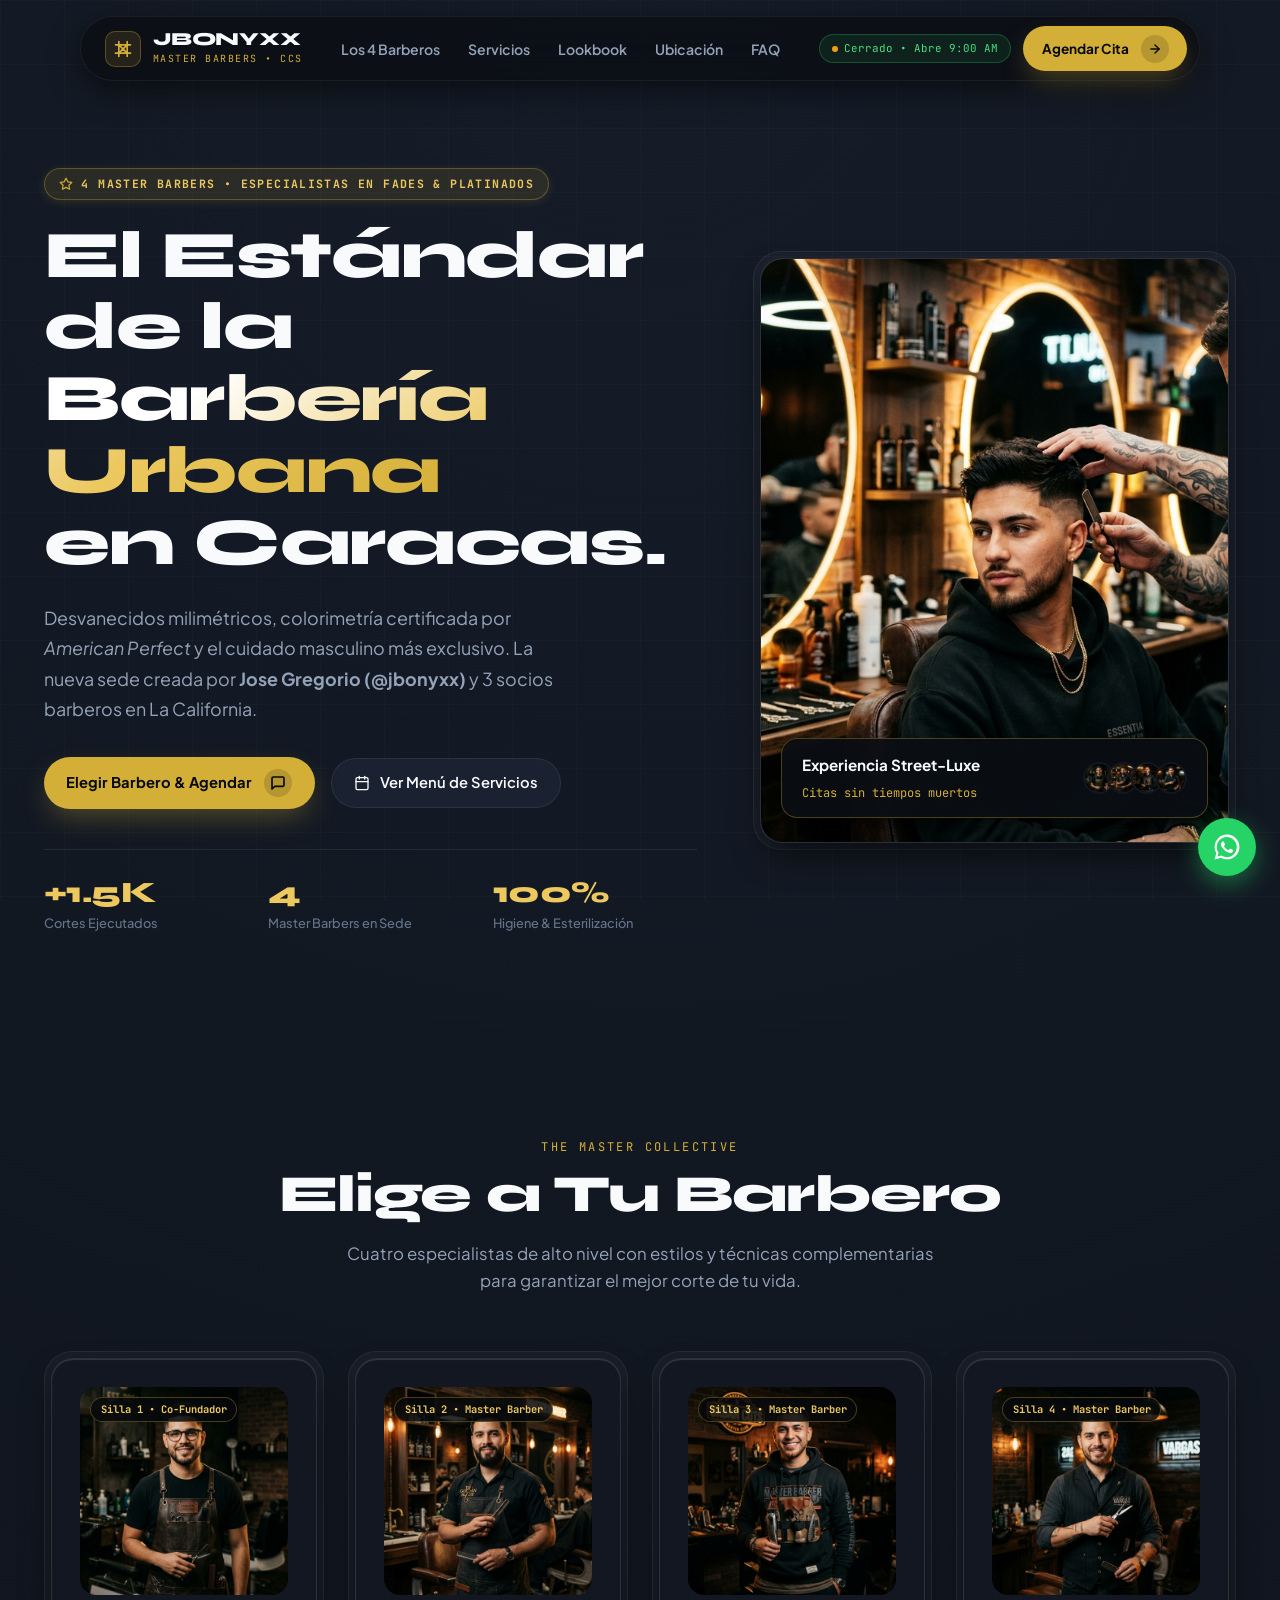
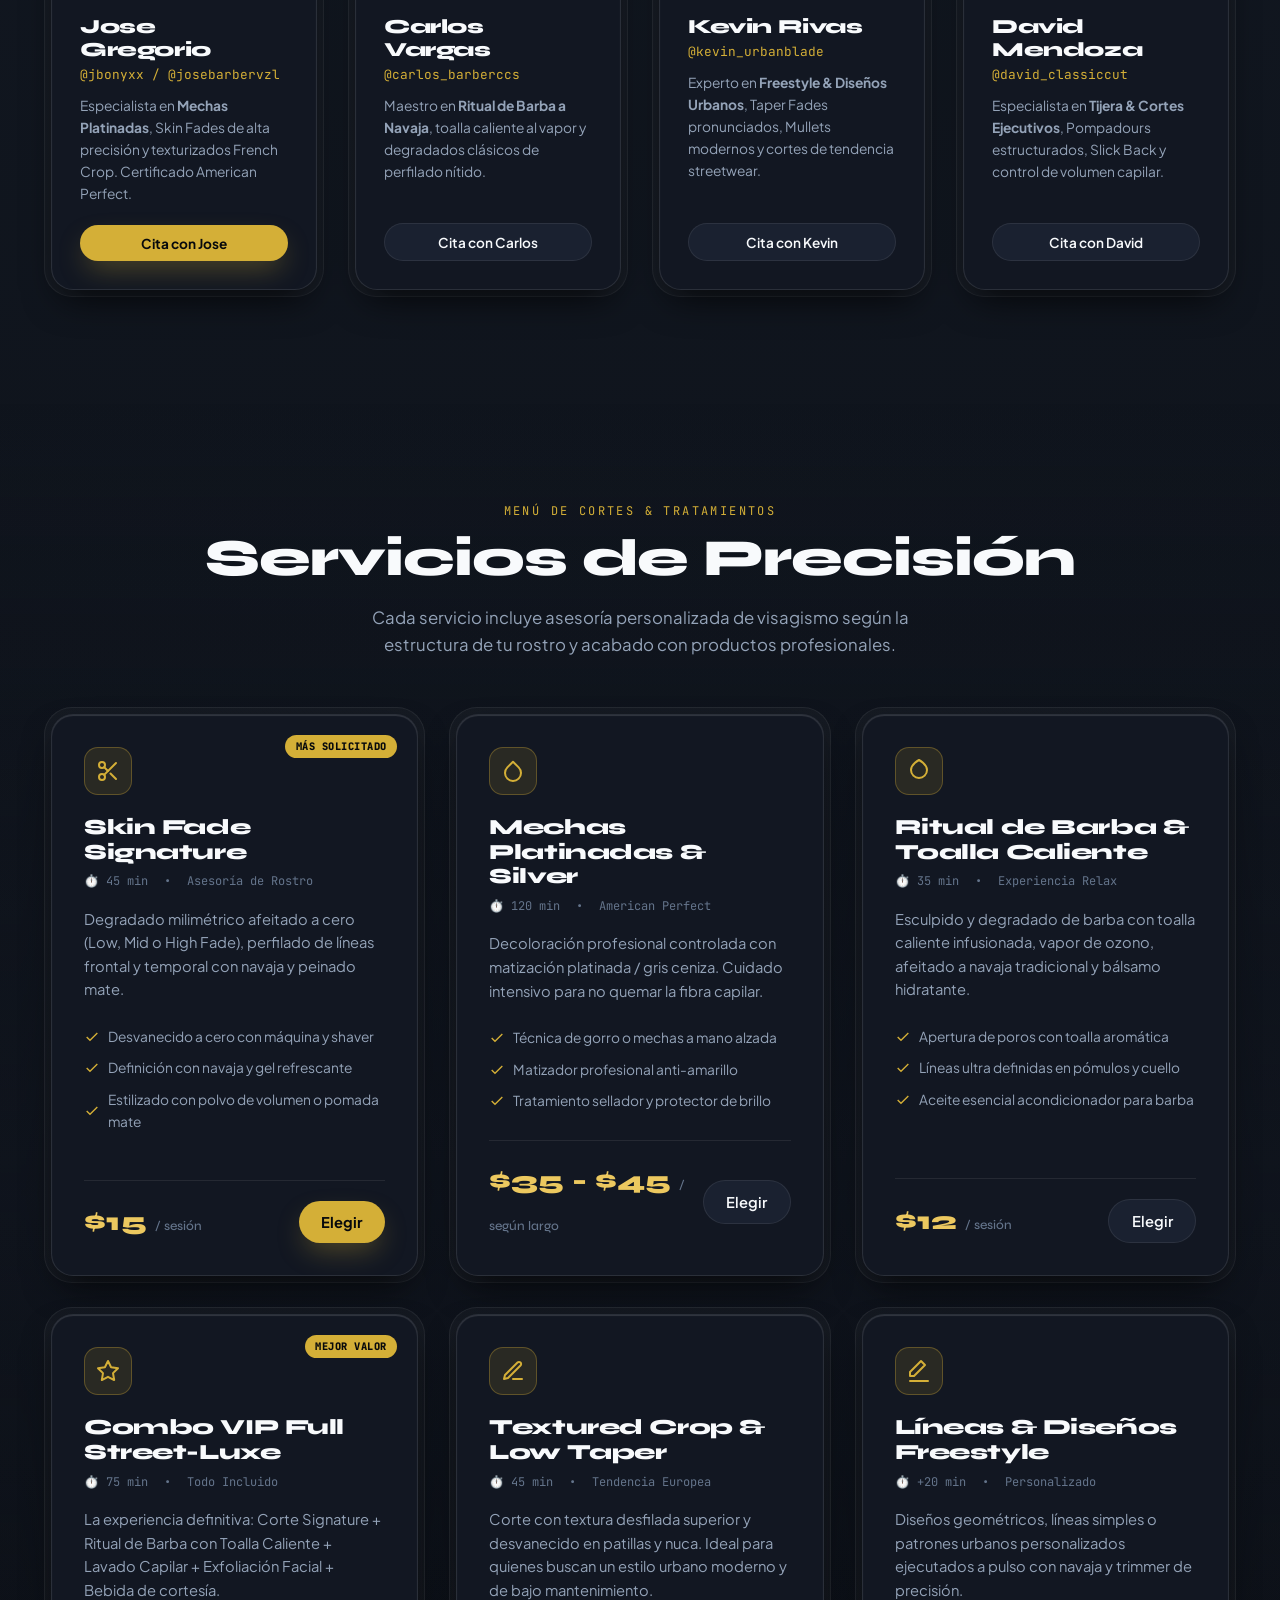
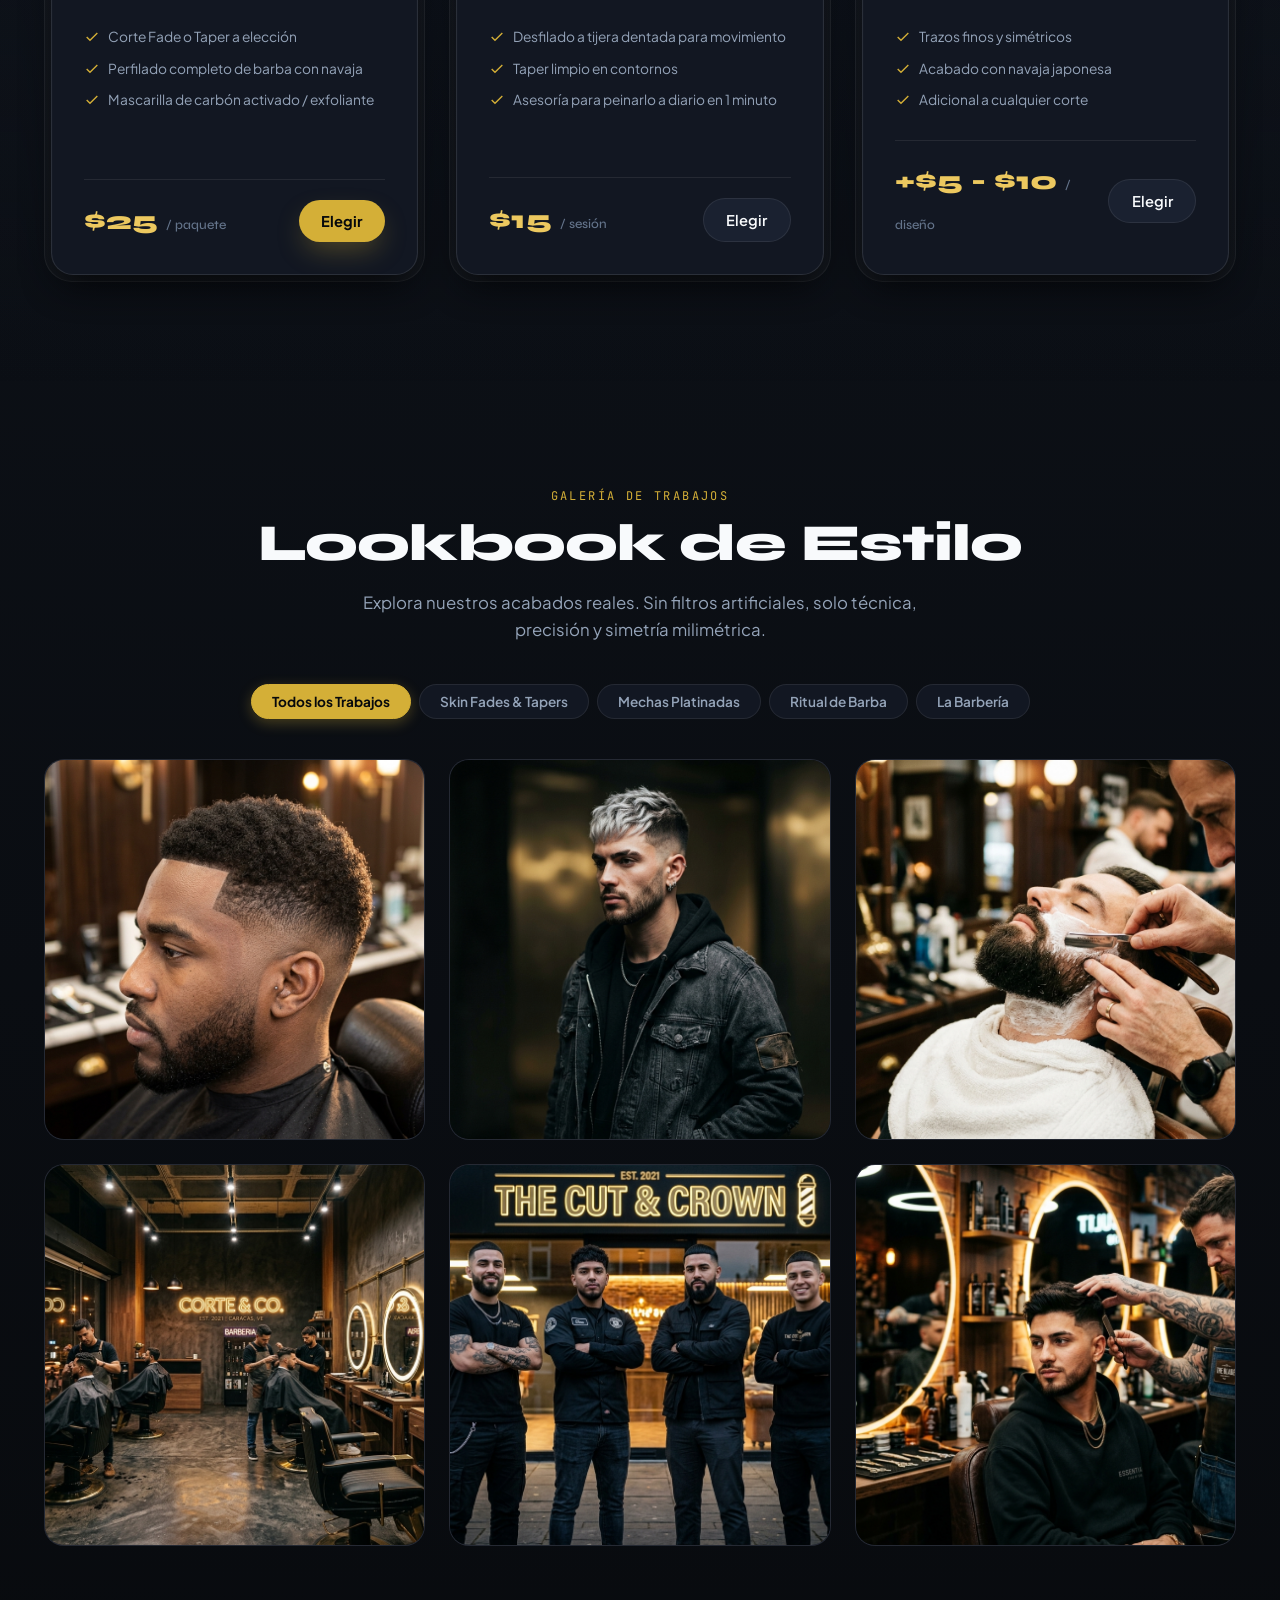
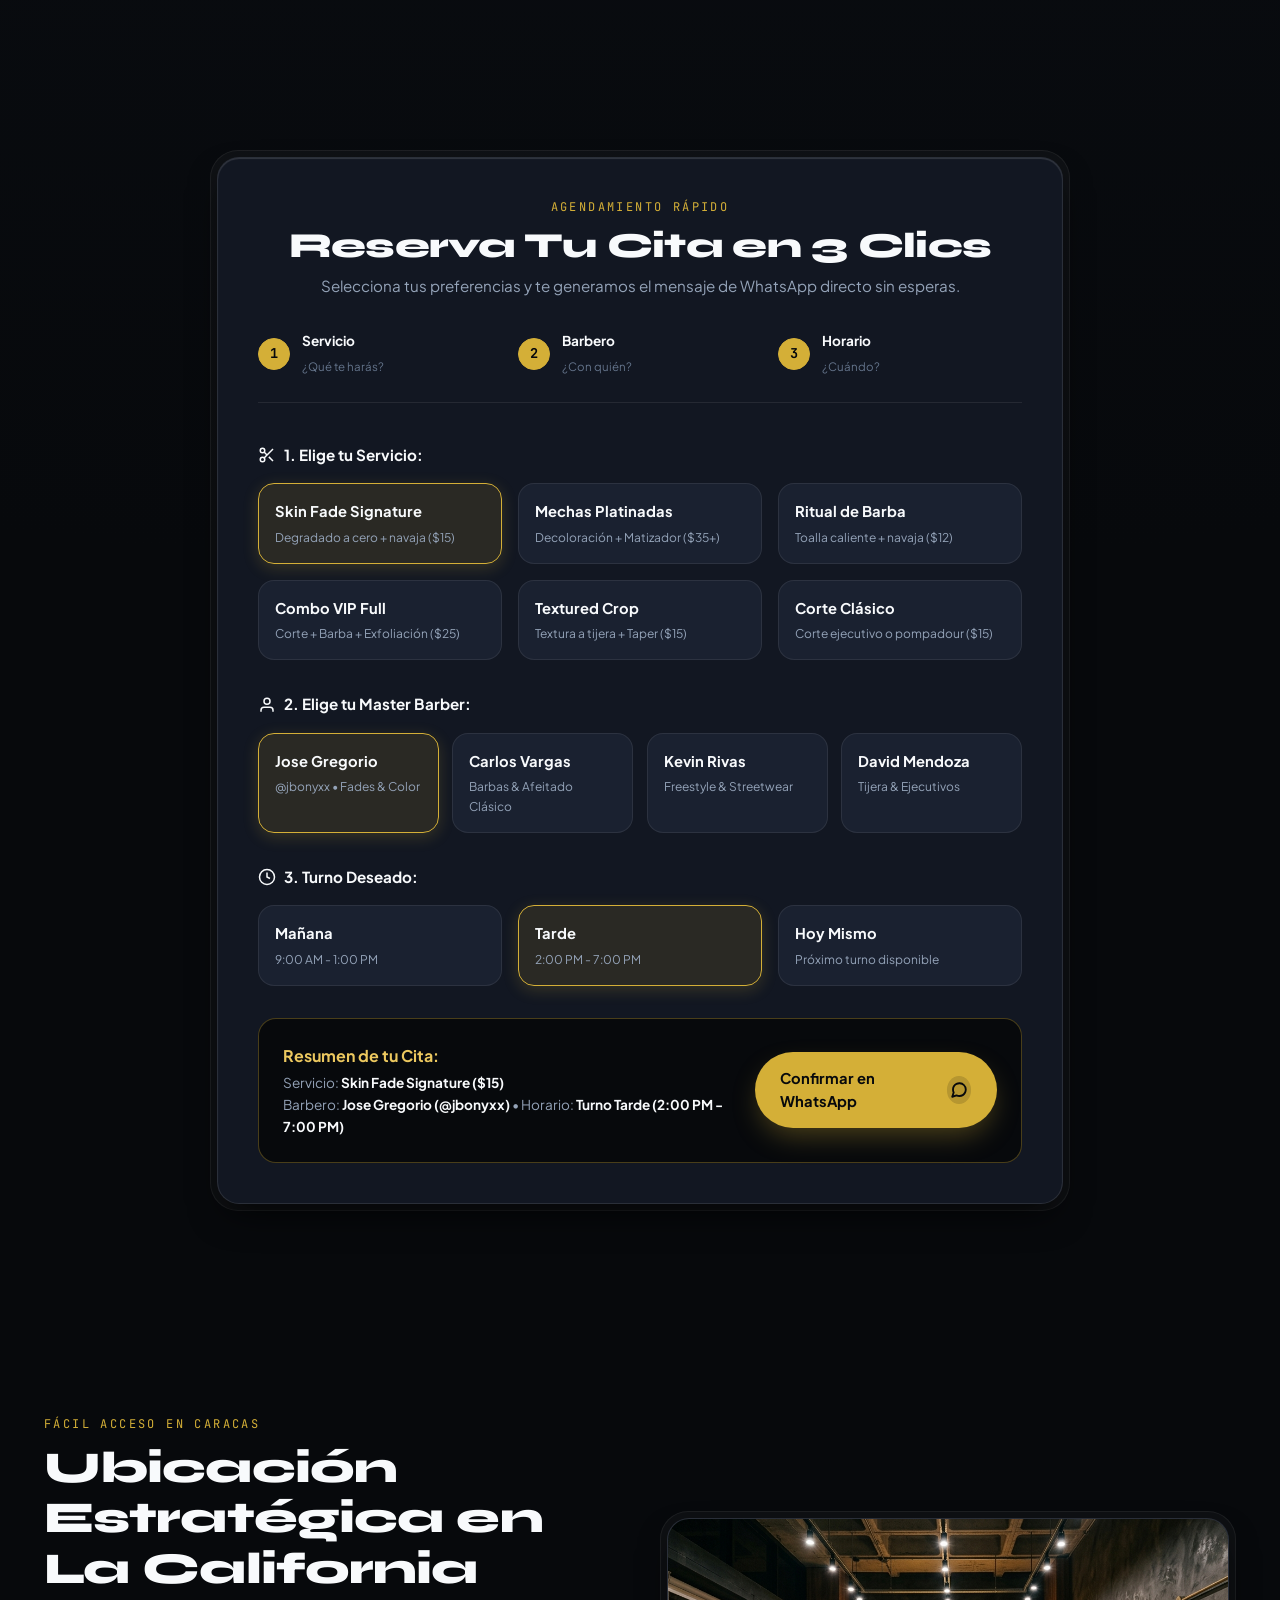
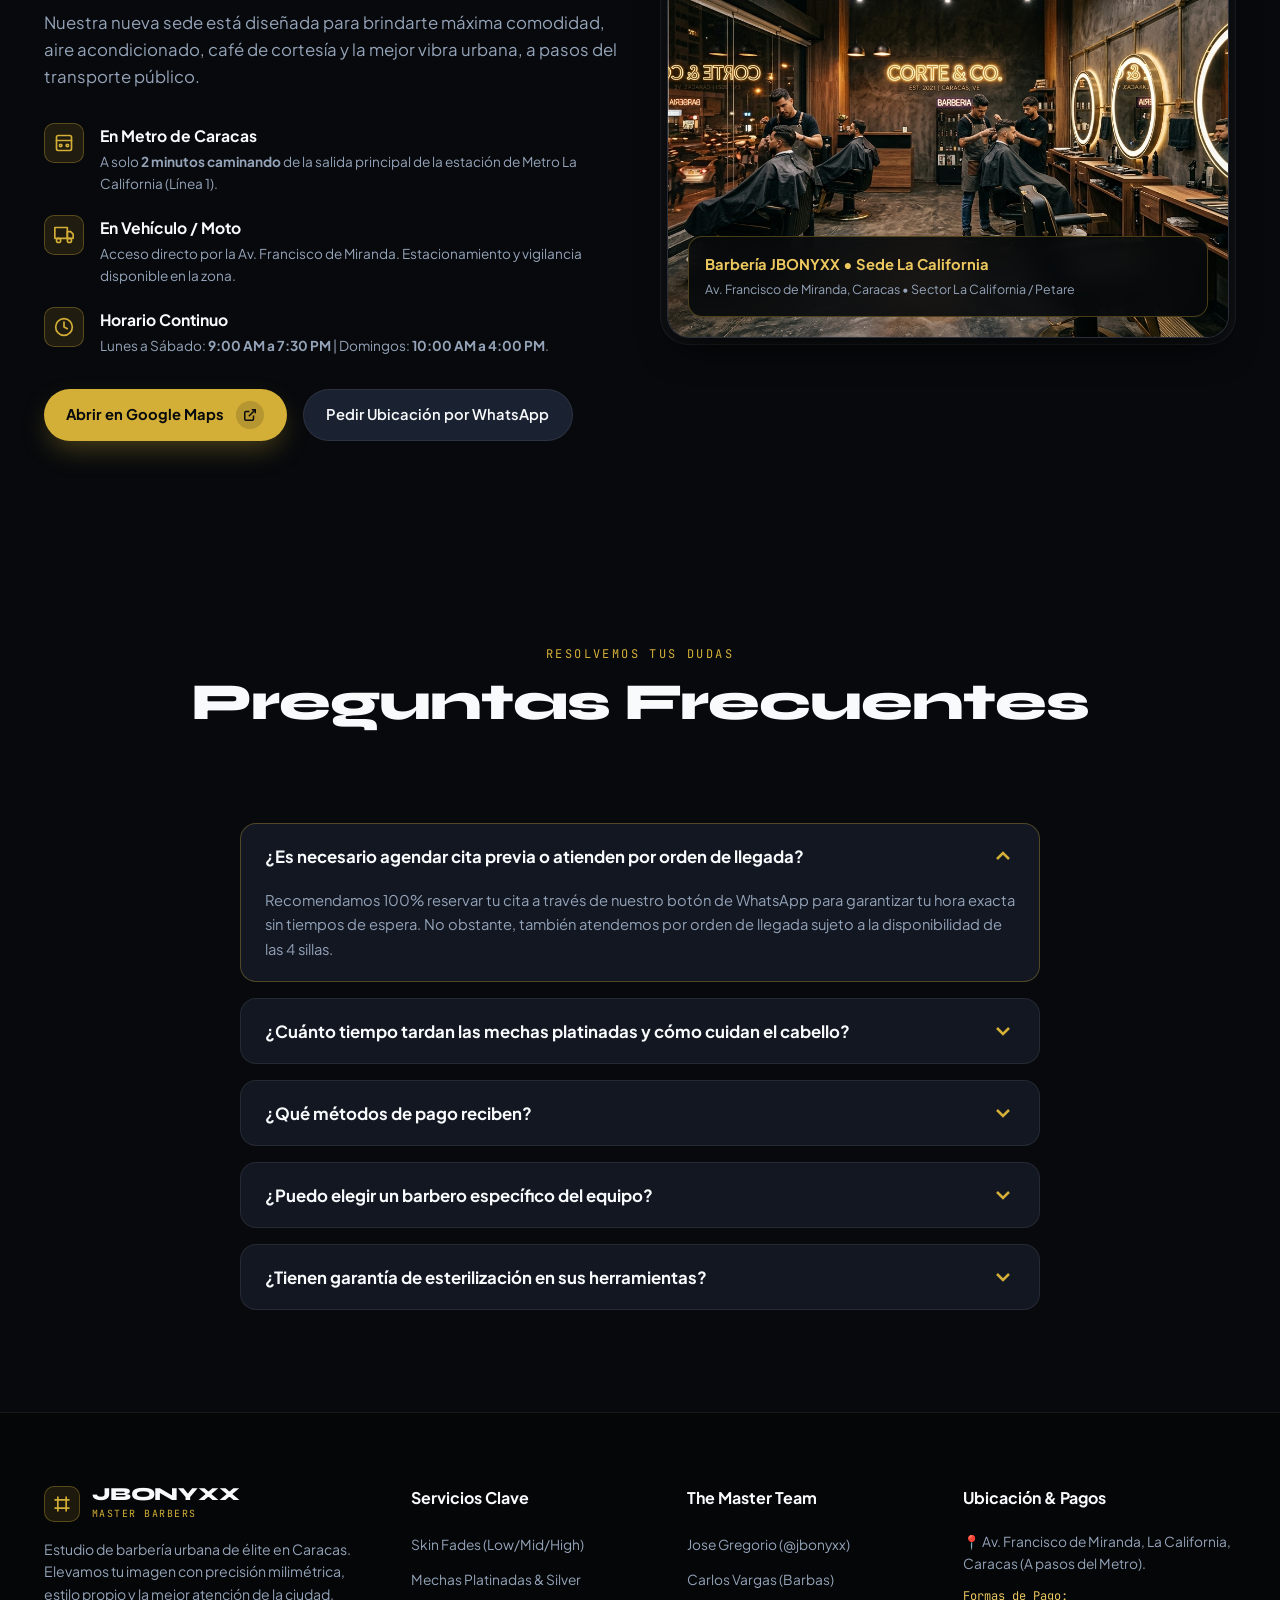
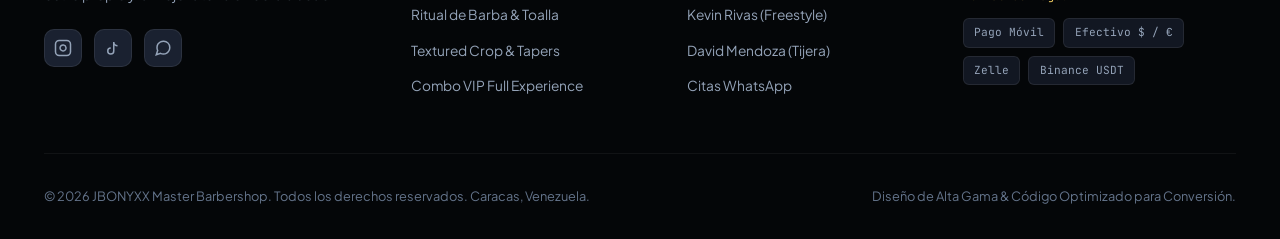
<file: barberia-jbonyxx/index.html>
<!DOCTYPE html>
<html lang="es">
<head>
  <meta charset="UTF-8">
  <meta name="viewport" content="width=device-width, initial-scale=1.0">
  
  <!-- SEO & Primary Meta Tags -->
  <title>JBONYXX Master Barbers | Barbería Urbana & Fades de Élite en Caracas</title>
  <meta name="title" content="JBONYXX Master Barbers | Barbería Urbana & Fades de Élite en Caracas">
  <meta name="description" content="Estudio de barbería urbana de alta gama en Caracas (La California). Especialistas en Skin Fades de alta precisión, Mechas Platinadas, diseño capilar y ritual de barba. Reserva tu cita con Jose Gregorio y los 4 Master Barbers.">
  <meta name="keywords" content="barberia caracas, barbero la california, jbonyxx, jose barber vzla, mechas platinadas caracas, skin fade caracas, cortes urbanos venezuela, mejor barberia caracas, degradado perfecto, taper fade caracas">
  <meta name="author" content="Jose Gregorio Briceño (JBonyxx)">
  <meta name="robots" content="index, follow">
  <link rel="canonical" href="https://jbonyxxbarber.com/">

  <!-- Geo Meta Tags (Local SEO Caracas) -->
  <meta name="geo.region" content="VE-M">
  <meta name="geo.placename" content="Caracas, Municipio Sucre, La California">
  <meta name="geo.position" content="10.4812;-66.8248">
  <meta name="ICBM" content="10.4812, -66.8248">

  <!-- Open Graph / Social Media -->
  <meta property="og:type" content="business.business">
  <meta property="og:url" content="https://jbonyxxbarber.com/">
  <meta property="og:title" content="JBONYXX Master Barbers | El Estándar de la Barbería Urbana en Caracas">
  <meta property="og:description" content="Desvanecidos milimétricos, mechas platinadas certificadas y ritual de toalla caliente por 4 Master Barbers en La California, Caracas.">
  <meta property="og:image" content="assets/images/hero.jpg">

  <!-- Favicon & Styles -->
  <link rel="icon" href="data:image/svg+xml,<svg xmlns='http://www.w3.org/2000/svg' viewBox='0 0 24 24' fill='%23D4AF37'><path d='M7 3v18M17 3v18M3 7h18M3 17h18'/></svg>" type="image/svg+xml">
  <link rel="stylesheet" href="styles.css">

  <!-- Schema.org JSON-LD Graph for Elite Local SEO & Entity Recognition -->
  <script type="application/ld+json">
  {
    "@context": "https://schema.org",
    "@graph": [
      {
        "@type": "BarberShop",
        "@id": "https://jbonyxxbarber.com/#barbershop",
        "name": "JBONYXX Master Barbershop",
        "image": "assets/images/hero.jpg",
        "url": "https://jbonyxxbarber.com/",
        "telephone": "+584120000000",
        "priceRange": "$$",
        "address": {
          "@type": "PostalAddress",
          "streetAddress": "Av. Francisco de Miranda, Sector La California",
          "addressLocality": "Caracas",
          "addressRegion": "Miranda",
          "postalCode": "1070",
          "addressCountry": "VE"
        },
        "geo": {
          "@type": "GeoCoordinates",
          "latitude": 10.4812,
          "longitude": -66.8248
        },
        "openingHoursSpecification": [
          {
            "@type": "OpeningHoursSpecification",
            "dayOfWeek": ["Monday", "Tuesday", "Wednesday", "Thursday", "Friday", "Saturday"],
            "opens": "09:00",
            "closes": "19:30"
          },
          {
            "@type": "OpeningHoursSpecification",
            "dayOfWeek": "Sunday",
            "opens": "10:00",
            "closes": "16:00"
          }
        ],
        "aggregateRating": {
          "@type": "AggregateRating",
          "ratingValue": "4.9",
          "reviewCount": "184"
        },
        "founder": {
          "@id": "https://jbonyxxbarber.com/#josegregorio"
        },
        "sameAs": [
          "https://www.instagram.com/jbonyxx/",
          "https://www.tiktok.com/@josebarbervzl"
        ]
      },
      {
        "@type": "Person",
        "@id": "https://jbonyxxbarber.com/#josegregorio",
        "name": "Jose Gregorio Briceño",
        "alternateName": ["JBonyxx", "Jose Barber Vzla"],
        "jobTitle": "Master Barber & Colorista Urbano",
        "worksFor": {
          "@id": "https://jbonyxxbarber.com/#barbershop"
        },
        "alumniOf": "Academia Hector Venales / American Perfect",
        "sameAs": [
          "https://www.instagram.com/jbonyxx/",
          "https://www.tiktok.com/@josebarbervzl"
        ]
      },
      {
        "@type": "FAQPage",
        "mainEntity": [
          {
            "@type": "Question",
            "name": "¿Cómo agendar una cita en la barbería?",
            "acceptedAnswer": {
              "@type": "Answer",
              "text": "Puedes agendar tu turno directamente a través de nuestro Wizard interactivo de WhatsApp seleccionando tu servicio y tu barbero preferido (Jose Gregorio o sus socios)."
            }
          },
          {
            "@type": "Question",
            "name": "¿Cuáles son los métodos de pago aceptados?",
            "acceptedAnswer": {
              "@type": "Answer",
              "text": "Aceptamos Pago Móvil, Efectivo (USD y Bolívares), Zelle y Binance USDT para tu mayor comodidad."
            }
          },
          {
            "@type": "Question",
            "name": "¿Cómo llegar en transporte público?",
            "acceptedAnswer": {
              "@type": "Answer",
              "text": "Estamos ubicados a solo 2 minutos a pie de la salida principal de la estación de Metro La California en Caracas."
            }
          }
        ]
      }
    ]
  }
  </script>
</head>
<body>

  <!-- ==========================================================================
       HEADER FLOTANTE (GLASSMORPHISM ANTI-COLISIÓN)
       ========================================================================== -->
  <header class="header-wrapper">
    <nav class="navbar" aria-label="Navegación Principal">
      <!-- Brand Logo -->
      <a href="#" class="brand-wrap">
        <div class="brand-icon">
          <!-- Barber Pole / Razor Modern SVG -->
          <svg viewBox="0 0 24 24" fill="none" stroke="currentColor" stroke-width="2" stroke-linecap="round" stroke-linejoin="round">
            <path d="M7 3v18M17 3v18M3 7h18M3 17h18M7 7l10 10M17 7L7 17"/>
          </svg>
        </div>
        <div class="brand-text">
          <h3>JBONYXX</h3>
          <span>Master Barbers • CCS</span>
        </div>
      </a>

      <!-- Desktop Navigation Links -->
      <ul class="nav-links">
        <li><a href="#colectivo" class="nav-link">Los 4 Barberos</a></li>
        <li><a href="#servicios" class="nav-link">Servicios</a></li>
        <li><a href="#lookbook" class="nav-link">Lookbook</a></li>
        <li><a href="#ubicacion" class="nav-link">Ubicación</a></li>
        <li><a href="#faq" class="nav-link">FAQ</a></li>
      </ul>

      <!-- CTA & Live Status Pill -->
      <div class="nav-cta-wrap">
        <div class="status-pill" id="liveStatusPill">
          <div class="status-dot"></div>
          <span id="storeStatusText">Abierto Ahora</span>
        </div>
        <a href="#agendar" class="btn-primary btn-nav">
          <span>Agendar Cita</span>
          <div class="btn-icon-wrap">
            <svg width="14" height="14" viewBox="0 0 24 24" fill="none" stroke="currentColor" stroke-width="2.5" stroke-linecap="round" stroke-linejoin="round">
              <line x1="5" y1="12" x2="19" y2="12"></line>
              <polyline points="12 5 19 12 12 19"></polyline>
            </svg>
          </div>
        </a>
        <!-- Hamburger Button Mobile -->
        <button class="hamburger-btn" id="hamburgerBtn" aria-label="Abrir menú" aria-expanded="false">
          <span></span>
          <span></span>
        </button>
      </div>
    </nav>
  </header>

  <!-- Mobile Drawer Menu -->
  <div class="mobile-drawer" id="mobileDrawer">
    <ul class="mobile-nav-links">
      <li><a href="#colectivo" class="mobile-nav-link">Los 4 Barberos</a></li>
      <li><a href="#servicios" class="mobile-nav-link">Servicios & Tarifas</a></li>
      <li><a href="#lookbook" class="mobile-nav-link">Lookbook de Cortes</a></li>
      <li><a href="#ubicacion" class="mobile-nav-link">Cómo Llegar</a></li>
      <li><a href="#faq" class="mobile-nav-link">Preguntas Frecuentes</a></li>
    </ul>
    <a href="#agendar" class="btn-primary" style="padding: 0.9rem 1.75rem; font-size: 1rem;">
      <span>Reservar Turno WhatsApp</span>
      <div class="btn-icon-wrap">
        <svg width="16" height="16" viewBox="0 0 24 24" fill="none" stroke="currentColor" stroke-width="2.5" stroke-linecap="round" stroke-linejoin="round">
          <line x1="5" y1="12" x2="19" y2="12"></line>
          <polyline points="12 5 19 12 12 19"></polyline>
        </svg>
      </div>
    </a>
  </div>

  <main>
    <!-- ==========================================================================
         HERO SECTION (STREET-LUXE)
         ========================================================================== -->
    <section class="hero-section" id="inicio">
      <div class="container">
        <div class="hero-grid">
          <!-- Left Content -->
          <div class="hero-content">
            <div class="eyebrow-badge">
              <svg viewBox="0 0 24 24" fill="none" stroke="currentColor" stroke-width="2" stroke-linecap="round" stroke-linejoin="round">
                <polygon points="12 2 15.09 8.26 22 9.27 17 14.14 18.18 21.02 12 17.77 5.82 21.02 7 14.14 2 9.27 8.91 8.26 12 2"></polygon>
              </svg>
              <span>4 Master Barbers • Especialistas en Fades & Platinados</span>
            </div>

            <h1 class="hero-title">
              El Estándar de la <br>
              <span class="text-gold-gradient">Barbería Urbana</span> <br>
              en Caracas.
            </h1>

            <p class="hero-desc">
              Desvanecidos milimétricos, colorimetría certificada por <em>American Perfect</em> y el cuidado masculino más exclusivo. La nueva sede creada por <strong>Jose Gregorio (@jbonyxx)</strong> y 3 socios barberos en La California.
            </p>

            <div class="hero-actions">
              <a href="#agendar" class="btn-primary">
                <span>Elegir Barbero & Agendar</span>
                <div class="btn-icon-wrap">
                  <svg width="16" height="16" viewBox="0 0 24 24" fill="none" stroke="currentColor" stroke-width="2.5" stroke-linecap="round" stroke-linejoin="round">
                    <path d="M21 15a2 2 0 0 1-2 2H7l-4 4V5a2 2 0 0 1 2-2h14a2 2 0 0 1 2 2z"></path>
                  </svg>
                </div>
              </a>
              <a href="#servicios" class="btn-secondary">
                <svg width="16" height="16" viewBox="0 0 24 24" fill="none" stroke="currentColor" stroke-width="2" stroke-linecap="round" stroke-linejoin="round">
                  <rect x="3" y="4" width="18" height="18" rx="2" ry="2"></rect>
                  <line x1="16" y1="2" x2="16" y2="6"></line>
                  <line x1="8" y1="2" x2="8" y2="6"></line>
                  <line x1="3" y1="10" x2="21" y2="10"></line>
                </svg>
                <span>Ver Menú de Servicios</span>
              </a>
            </div>

            <!-- Stats Row -->
            <div class="hero-stats-row">
              <div class="stat-item">
                <h4>+1.5K</h4>
                <p>Cortes Ejecutados</p>
              </div>
              <div class="stat-item">
                <h4>4</h4>
                <p>Master Barbers en Sede</p>
              </div>
              <div class="stat-item">
                <h4>100%</h4>
                <p>Higiene & Esterilización</p>
              </div>
            </div>
          </div>

          <!-- Right Media Double Bezel -->
          <div class="hero-media-wrap">
            <div class="bezel-outer hero-media-bezel">
              <div class="bezel-inner" style="padding: 0;">
                <div class="hero-media-inner">
                  <img src="assets/images/hero.jpg" alt="Master Barber en sesión de corte Skin Fade en Caracas" width="600" height="750" loading="eager">
                  
                  <!-- Floating Trust Badge -->
                  <div class="hero-floating-badge">
                    <div class="badge-info">
                      <h5>Experiencia Street-Luxe</h5>
                      <span>Citas sin tiempos muertos</span>
                    </div>
                    <div class="badge-avatars">
                      <img src="assets/images/jose.jpg" alt="Jose Gregorio Barbero">
                      <img src="assets/images/carlos.jpg" alt="Carlos Master Barber">
                      <img src="assets/images/kevin.jpg" alt="Kevin Master Barber">
                      <img src="assets/images/david.jpg" alt="David Master Barber">
                    </div>
                  </div>
                </div>
              </div>
            </div>
          </div>

        </div>
      </div>
    </section>

    <!-- ==========================================================================
         THE 4 MASTER BARBERS (EL COLECTIVO / LAS 4 SILLAS)
         ========================================================================== -->
    <section class="team-section" id="colectivo">
      <div class="container">
        <div class="team-header">
          <span class="section-tag">The Master Collective</span>
          <h2 class="section-title">Elige a Tu Barbero</h2>
          <p class="section-desc">Cuatro especialistas de alto nivel con estilos y técnicas complementarias para garantizar el mejor corte de tu vida.</p>
        </div>

        <div class="barbers-grid">
          <!-- Barber 1: Jose Gregorio -->
          <div class="bezel-outer">
            <div class="bezel-inner barber-card">
              <div class="barber-img-wrap">
                <span class="barber-chair-tag">Silla 1 • Co-Fundador</span>
                <img src="assets/images/jose.jpg" alt="Jose Gregorio Briceño Master Barber" width="400" height="400" loading="lazy">
              </div>
              <h3 class="barber-name">Jose Gregorio</h3>
              <span class="barber-handle">@jbonyxx / @josebarbervzl</span>
              <p class="barber-spec">Especialista en <strong>Mechas Platinadas</strong>, Skin Fades de alta precisión y texturizados French Crop. Certificado American Perfect.</p>
              <div class="barber-card-footer">
                <button class="btn-primary btn-book-barber btn-select-barber" data-barber="Jose Gregorio (@jbonyxx)">
                  <span>Cita con Jose</span>
                </button>
              </div>
            </div>
          </div>

          <!-- Barber 2: Carlos Vargas -->
          <div class="bezel-outer">
            <div class="bezel-inner barber-card">
              <div class="barber-img-wrap">
                <span class="barber-chair-tag">Silla 2 • Master Barber</span>
                <img src="assets/images/carlos.jpg" alt="Carlos Vargas Barbero de Barbas" width="400" height="400" loading="lazy">
              </div>
              <h3 class="barber-name">Carlos Vargas</h3>
              <span class="barber-handle">@carlos_barberccs</span>
              <p class="barber-spec">Maestro en <strong>Ritual de Barba a Navaja</strong>, toalla caliente al vapor y degradados clásicos de perfilado nítido.</p>
              <div class="barber-card-footer">
                <button class="btn-secondary btn-book-barber btn-select-barber" data-barber="Carlos Vargas">
                  <span>Cita con Carlos</span>
                </button>
              </div>
            </div>
          </div>

          <!-- Barber 3: Kevin Rivas -->
          <div class="bezel-outer">
            <div class="bezel-inner barber-card">
              <div class="barber-img-wrap">
                <span class="barber-chair-tag">Silla 3 • Master Barber</span>
                <img src="assets/images/kevin.jpg" alt="Kevin Rivas Freestyle Barbero" width="400" height="400" loading="lazy">
              </div>
              <h3 class="barber-name">Kevin Rivas</h3>
              <span class="barber-handle">@kevin_urbanblade</span>
              <p class="barber-spec">Experto en <strong>Freestyle & Diseños Urbanos</strong>, Taper Fades pronunciados, Mullets modernos y cortes de tendencia streetwear.</p>
              <div class="barber-card-footer">
                <button class="btn-secondary btn-book-barber btn-select-barber" data-barber="Kevin Rivas">
                  <span>Cita con Kevin</span>
                </button>
              </div>
            </div>
          </div>

          <!-- Barber 4: David Mendoza -->
          <div class="bezel-outer">
            <div class="bezel-inner barber-card">
              <div class="barber-img-wrap">
                <span class="barber-chair-tag">Silla 4 • Master Barber</span>
                <img src="assets/images/david.jpg" alt="David Mendoza Barbero Ejecutivo" width="400" height="400" loading="lazy">
              </div>
              <h3 class="barber-name">David Mendoza</h3>
              <span class="barber-handle">@david_classiccut</span>
              <p class="barber-spec">Especialista en <strong>Tijera & Cortes Ejecutivos</strong>, Pompadours estructurados, Slick Back y control de volumen capilar.</p>
              <div class="barber-card-footer">
                <button class="btn-secondary btn-book-barber btn-select-barber" data-barber="David Mendoza">
                  <span>Cita con David</span>
                </button>
              </div>
            </div>
          </div>
        </div>
      </div>
    </section>

    <!-- ==========================================================================
         SERVICES & EXPERIENCES MENU
         ========================================================================== -->
    <section class="services-section" id="servicios">
      <div class="container">
        <div class="services-header">
          <span class="section-tag">Menú de Cortes & Tratamientos</span>
          <h2 class="section-title">Servicios de Precisión</h2>
          <p class="section-desc">Cada servicio incluye asesoría personalizada de visagismo según la estructura de tu rostro y acabado con productos profesionales.</p>
        </div>

        <div class="services-grid">
          <!-- Service 1: Skin Fade Signature -->
          <div class="bezel-outer service-card featured">
            <div class="bezel-inner">
              <span class="service-badge-popular">Más Solicitado</span>
              <div class="service-icon-box">
                <svg viewBox="0 0 24 24" fill="none" stroke="currentColor" stroke-width="2" stroke-linecap="round" stroke-linejoin="round">
                  <circle cx="6" cy="6" r="3"></circle>
                  <circle cx="6" cy="18" r="3"></circle>
                  <line x1="20" y1="4" x2="8.12" y2="15.88"></line>
                  <line x1="14.47" y1="14.48" x2="20" y2="20"></line>
                  <line x1="8.12" y1="8.12" x2="12" y2="12"></line>
                </svg>
              </div>
              <h3>Skin Fade Signature</h3>
              <div class="service-meta-row">
                <span>⏱️ 45 min</span>
                <span>•</span>
                <span>Asesoría de Rostro</span>
              </div>
              <p class="service-desc">Degradado milimétrico afeitado a cero (Low, Mid o High Fade), perfilado de líneas frontal y temporal con navaja y peinado mate.</p>
              <ul class="service-features-list">
                <li>
                  <svg viewBox="0 0 24 24" fill="none" stroke="currentColor" stroke-width="2"><polyline points="20 6 9 17 4 12"></polyline></svg>
                  Desvanecido a cero con máquina y shaver
                </li>
                <li>
                  <svg viewBox="0 0 24 24" fill="none" stroke="currentColor" stroke-width="2"><polyline points="20 6 9 17 4 12"></polyline></svg>
                  Definición con navaja y gel refrescante
                </li>
                <li>
                  <svg viewBox="0 0 24 24" fill="none" stroke="currentColor" stroke-width="2"><polyline points="20 6 9 17 4 12"></polyline></svg>
                  Estilizado con polvo de volumen o pomada mate
                </li>
              </ul>
              <div class="service-card-footer">
                <div class="service-price">$15 <span>/ sesión</span></div>
                <button class="btn-primary btn-select-service" data-service="Skin Fade Signature ($15)">
                  <span>Elegir</span>
                </button>
              </div>
            </div>
          </div>

          <!-- Service 2: Mechas Platinadas & Color -->
          <div class="bezel-outer service-card">
            <div class="bezel-inner">
              <div class="service-icon-box">
                <svg viewBox="0 0 24 24" fill="none" stroke="currentColor" stroke-width="2" stroke-linecap="round" stroke-linejoin="round">
                  <path d="M12 2.69l5.66 5.66a8 8 0 1 1-11.31 0z"></path>
                </svg>
              </div>
              <h3>Mechas Platinadas & Silver</h3>
              <div class="service-meta-row">
                <span>⏱️ 120 min</span>
                <span>•</span>
                <span>American Perfect</span>
              </div>
              <p class="service-desc">Decoloración profesional controlada con matización platinada / gris ceniza. Cuidado intensivo para no quemar la fibra capilar.</p>
              <ul class="service-features-list">
                <li>
                  <svg viewBox="0 0 24 24" fill="none" stroke="currentColor" stroke-width="2"><polyline points="20 6 9 17 4 12"></polyline></svg>
                  Técnica de gorro o mechas a mano alzada
                </li>
                <li>
                  <svg viewBox="0 0 24 24" fill="none" stroke="currentColor" stroke-width="2"><polyline points="20 6 9 17 4 12"></polyline></svg>
                  Matizador profesional anti-amarillo
                </li>
                <li>
                  <svg viewBox="0 0 24 24" fill="none" stroke="currentColor" stroke-width="2"><polyline points="20 6 9 17 4 12"></polyline></svg>
                  Tratamiento sellador y protector de brillo
                </li>
              </ul>
              <div class="service-card-footer">
                <div class="service-price">$35 - $45 <span>/ según largo</span></div>
                <button class="btn-secondary btn-select-service" data-service="Mechas Platinadas & Color ($35 - $45)">
                  <span>Elegir</span>
                </button>
              </div>
            </div>
          </div>

          <!-- Service 3: Ritual de Barba Clásica -->
          <div class="bezel-outer service-card">
            <div class="bezel-inner">
              <div class="service-icon-box">
                <svg viewBox="0 0 24 24" fill="none" stroke="currentColor" stroke-width="2" stroke-linecap="round" stroke-linejoin="round">
                  <path d="M4 11a8 8 0 0 0 16 0c0-6-8-10-8-10s-8 4-8 10z"></path>
                </svg>
              </div>
              <h3>Ritual de Barba & Toalla Caliente</h3>
              <div class="service-meta-row">
                <span>⏱️ 35 min</span>
                <span>•</span>
                <span>Experiencia Relax</span>
              </div>
              <p class="service-desc">Esculpido y degradado de barba con toalla caliente infusionada, vapor de ozono, afeitado a navaja tradicional y bálsamo hidratante.</p>
              <ul class="service-features-list">
                <li>
                  <svg viewBox="0 0 24 24" fill="none" stroke="currentColor" stroke-width="2"><polyline points="20 6 9 17 4 12"></polyline></svg>
                  Apertura de poros con toalla aromática
                </li>
                <li>
                  <svg viewBox="0 0 24 24" fill="none" stroke="currentColor" stroke-width="2"><polyline points="20 6 9 17 4 12"></polyline></svg>
                  Líneas ultra definidas en pómulos y cuello
                </li>
                <li>
                  <svg viewBox="0 0 24 24" fill="none" stroke="currentColor" stroke-width="2"><polyline points="20 6 9 17 4 12"></polyline></svg>
                  Aceite esencial acondicionador para barba
                </li>
              </ul>
              <div class="service-card-footer">
                <div class="service-price">$12 <span>/ sesión</span></div>
                <button class="btn-secondary btn-select-service" data-service="Ritual de Barba & Toalla Caliente ($12)">
                  <span>Elegir</span>
                </button>
              </div>
            </div>
          </div>

          <!-- Service 4: Combo VIP Completo -->
          <div class="bezel-outer service-card featured">
            <div class="bezel-inner">
              <span class="service-badge-popular">Mejor Valor</span>
              <div class="service-icon-box">
                <svg viewBox="0 0 24 24" fill="none" stroke="currentColor" stroke-width="2" stroke-linecap="round" stroke-linejoin="round">
                  <polygon points="12 2 15.09 8.26 22 9.27 17 14.14 18.18 21.02 12 17.77 5.82 21.02 7 14.14 2 9.27 8.91 8.26 12 2"></polygon>
                </svg>
              </div>
              <h3>Combo VIP Full Street-Luxe</h3>
              <div class="service-meta-row">
                <span>⏱️ 75 min</span>
                <span>•</span>
                <span>Todo Incluido</span>
              </div>
              <p class="service-desc">La experiencia definitiva: Corte Signature + Ritual de Barba con Toalla Caliente + Lavado Capilar + Exfoliación Facial + Bebida de cortesía.</p>
              <ul class="service-features-list">
                <li>
                  <svg viewBox="0 0 24 24" fill="none" stroke="currentColor" stroke-width="2"><polyline points="20 6 9 17 4 12"></polyline></svg>
                  Corte Fade o Taper a elección
                </li>
                <li>
                  <svg viewBox="0 0 24 24" fill="none" stroke="currentColor" stroke-width="2"><polyline points="20 6 9 17 4 12"></polyline></svg>
                  Perfilado completo de barba con navaja
                </li>
                <li>
                  <svg viewBox="0 0 24 24" fill="none" stroke="currentColor" stroke-width="2"><polyline points="20 6 9 17 4 12"></polyline></svg>
                  Mascarilla de carbón activado / exfoliante
                </li>
              </ul>
              <div class="service-card-footer">
                <div class="service-price">$25 <span>/ paquete</span></div>
                <button class="btn-primary btn-select-service" data-service="Combo VIP Full Street-Luxe ($25)">
                  <span>Elegir</span>
                </button>
              </div>
            </div>
          </div>

          <!-- Service 5: Textured Crop & Taper -->
          <div class="bezel-outer service-card">
            <div class="bezel-inner">
              <div class="service-icon-box">
                <svg viewBox="0 0 24 24" fill="none" stroke="currentColor" stroke-width="2" stroke-linecap="round" stroke-linejoin="round">
                  <path d="M12 20h9"></path>
                  <path d="M16.5 3.5a2.121 2.121 0 0 1 3 3L7 19l-4 1 1-4L16.5 3.5z"></path>
                </svg>
              </div>
              <h3>Textured Crop & Low Taper</h3>
              <div class="service-meta-row">
                <span>⏱️ 45 min</span>
                <span>•</span>
                <span>Tendencia Europea</span>
              </div>
              <p class="service-desc">Corte con textura desfilada superior y desvanecido en patillas y nuca. Ideal para quienes buscan un estilo urbano moderno y de bajo mantenimiento.</p>
              <ul class="service-features-list">
                <li>
                  <svg viewBox="0 0 24 24" fill="none" stroke="currentColor" stroke-width="2"><polyline points="20 6 9 17 4 12"></polyline></svg>
                  Desfilado a tijera dentada para movimiento
                </li>
                <li>
                  <svg viewBox="0 0 24 24" fill="none" stroke="currentColor" stroke-width="2"><polyline points="20 6 9 17 4 12"></polyline></svg>
                  Taper limpio en contornos
                </li>
                <li>
                  <svg viewBox="0 0 24 24" fill="none" stroke="currentColor" stroke-width="2"><polyline points="20 6 9 17 4 12"></polyline></svg>
                  Asesoría para peinarlo a diario en 1 minuto
                </li>
              </ul>
              <div class="service-card-footer">
                <div class="service-price">$15 <span>/ sesión</span></div>
                <button class="btn-secondary btn-select-service" data-service="Textured Crop & Low Taper ($15)">
                  <span>Elegir</span>
                </button>
              </div>
            </div>
          </div>

          <!-- Service 6: Freestyle & Hair Tattoo -->
          <div class="bezel-outer service-card">
            <div class="bezel-inner">
              <div class="service-icon-box">
                <svg viewBox="0 0 24 24" fill="none" stroke="currentColor" stroke-width="2" stroke-linecap="round" stroke-linejoin="round">
                  <polygon points="14 2 18 6 7 17 3 17 3 13 14 2"></polygon>
                  <line x1="3" y1="22" x2="21" y2="22"></line>
                </svg>
              </div>
              <h3>Líneas & Diseños Freestyle</h3>
              <div class="service-meta-row">
                <span>⏱️ +20 min</span>
                <span>•</span>
                <span>Personalizado</span>
              </div>
              <p class="service-desc">Diseños geométricos, líneas simples o patrones urbanos personalizados ejecutados a pulso con navaja y trimmer de precisión.</p>
              <ul class="service-features-list">
                <li>
                  <svg viewBox="0 0 24 24" fill="none" stroke="currentColor" stroke-width="2"><polyline points="20 6 9 17 4 12"></polyline></svg>
                  Trazos finos y simétricos
                </li>
                <li>
                  <svg viewBox="0 0 24 24" fill="none" stroke="currentColor" stroke-width="2"><polyline points="20 6 9 17 4 12"></polyline></svg>
                  Acabado con navaja japonesa
                </li>
                <li>
                  <svg viewBox="0 0 24 24" fill="none" stroke="currentColor" stroke-width="2"><polyline points="20 6 9 17 4 12"></polyline></svg>
                  Adicional a cualquier corte
                </li>
              </ul>
              <div class="service-card-footer">
                <div class="service-price">+$5 - $10 <span>/ diseño</span></div>
                <button class="btn-secondary btn-select-service" data-service="Líneas & Diseños Freestyle (+$5 - $10)">
                  <span>Elegir</span>
                </button>
              </div>
            </div>
          </div>
        </div>
      </div>
    </section>

    <!-- ==========================================================================
         LOOKBOOK & GALLERY (TENDENCIAS & FADES)
         ========================================================================== -->
    <section class="gallery-section" id="lookbook">
      <div class="container">
        <div class="gallery-header">
          <span class="section-tag">Galería de Trabajos</span>
          <h2 class="section-title">Lookbook de Estilo</h2>
          <p class="section-desc">Explora nuestros acabados reales. Sin filtros artificiales, solo técnica, precisión y simetría milimétrica.</p>
        </div>

        <!-- Filter Tabs -->
        <div class="filter-tabs">
          <button class="filter-tab-btn active" data-filter="all">Todos los Trabajos</button>
          <button class="filter-tab-btn" data-filter="fade">Skin Fades & Tapers</button>
          <button class="filter-tab-btn" data-filter="platinado">Mechas Platinadas</button>
          <button class="filter-tab-btn" data-filter="barba">Ritual de Barba</button>
          <button class="filter-tab-btn" data-filter="estudio">La Barbería</button>
        </div>

        <!-- Gallery Grid -->
        <div class="gallery-grid">
          <div class="gallery-item" data-category="fade">
            <img src="assets/images/service_fade.jpg" alt="Skin Fade de alta precisión" width="500" height="500" loading="lazy">
            <div class="gallery-overlay">
              <h4>Mid Skin Fade con Textura</h4>
              <span>Técnica: Degradado a Shaver + Navaja</span>
            </div>
          </div>

          <div class="gallery-item" data-category="platinado">
            <img src="assets/images/service_platinado.jpg" alt="Mechas platinadas urbanas" width="500" height="500" loading="lazy">
            <div class="gallery-overlay">
              <h4>Platinum Silver Highlights</h4>
              <span>Técnica: Decoloración + Matizador American Perfect</span>
            </div>
          </div>

          <div class="gallery-item" data-category="barba">
            <img src="assets/images/service_barba.jpg" alt="Perfilado de barba con toalla caliente" width="500" height="500" loading="lazy">
            <div class="gallery-overlay">
              <h4>Ritual de Barba Tradicional</h4>
              <span>Técnica: Toalla de vapor + Navaja clásica</span>
            </div>
          </div>

          <div class="gallery-item" data-category="estudio">
            <img src="assets/images/interior.jpg" alt="Instalaciones de la barbería en Caracas" width="500" height="500" loading="lazy">
            <div class="gallery-overlay">
              <h4>Instalaciones Street-Luxe</h4>
              <span>La California, Caracas</span>
            </div>
          </div>

          <div class="gallery-item" data-category="estudio">
            <img src="assets/images/team_group.jpg" alt="Equipo de los 4 Master Barbers" width="500" height="500" loading="lazy">
            <div class="gallery-overlay">
              <h4>The Master Collective</h4>
              <span>Jose Gregorio, Carlos, Kevin y David</span>
            </div>
          </div>

          <div class="gallery-item" data-category="fade">
            <img src="assets/images/hero.jpg" alt="Sesión de corte en barbería" width="500" height="500" loading="lazy">
            <div class="gallery-overlay">
              <h4>Taper Fade & French Crop</h4>
              <span>Estilizado con pomada mate</span>
            </div>
          </div>
        </div>
      </div>
    </section>

    <!-- ==========================================================================
         WIZARD DE AGENDAMIENTO WHATSAPP (ZERO-FRICTION)
         ========================================================================== -->
    <section class="booking-section" id="agendar">
      <div class="container">
        <div class="wizard-card bezel-outer">
          <div class="bezel-inner" style="padding: 2.5rem;">
            <div style="text-align: center; margin-bottom: 2rem;">
              <span class="section-tag">Agendamiento Rápido</span>
              <h2 style="font-size: 2.2rem; margin-bottom: 0.5rem;">Reserva Tu Cita en 3 Clics</h2>
              <p style="color: var(--text-secondary); font-size: 0.95rem;">Selecciona tus preferencias y te generamos el mensaje de WhatsApp directo sin esperas.</p>
            </div>

            <!-- Steps Header -->
            <div class="wizard-steps-header">
              <div class="step-indicator active">
                <div class="step-num">1</div>
                <div class="step-text">
                  <h6>Servicio</h6>
                  <span>¿Qué te harás?</span>
                </div>
              </div>
              <div class="step-indicator active">
                <div class="step-num">2</div>
                <div class="step-text">
                  <h6>Barbero</h6>
                  <span>¿Con quién?</span>
                </div>
              </div>
              <div class="step-indicator active">
                <div class="step-num">3</div>
                <div class="step-text">
                  <h6>Horario</h6>
                  <span>¿Cuándo?</span>
                </div>
              </div>
            </div>

            <!-- Step 1: Select Service -->
            <div class="wizard-step-group">
              <label class="group-label">
                <svg width="18" height="18" viewBox="0 0 24 24" fill="none" stroke="currentColor" stroke-width="2"><circle cx="6" cy="6" r="3"></circle><circle cx="6" cy="18" r="3"></circle><line x1="20" y1="4" x2="8.12" y2="15.88"></line><line x1="14.47" y1="14.48" x2="20" y2="20"></line><line x1="8.12" y1="8.12" x2="12" y2="12"></line></svg>
                1. Elige tu Servicio:
              </label>
              <div class="options-grid-3">
                <div class="wizard-option-card wizard-service-option selected" data-value="Skin Fade Signature ($15)">
                  <h5>Skin Fade Signature</h5>
                  <span>Degradado a cero + navaja ($15)</span>
                </div>
                <div class="wizard-option-card wizard-service-option" data-value="Mechas Platinadas ($35-$45)">
                  <h5>Mechas Platinadas</h5>
                  <span>Decoloración + Matizador ($35+)</span>
                </div>
                <div class="wizard-option-card wizard-service-option" data-value="Ritual de Barba ($12)">
                  <h5>Ritual de Barba</h5>
                  <span>Toalla caliente + navaja ($12)</span>
                </div>
                <div class="wizard-option-card wizard-service-option" data-value="Combo VIP Full ($25)">
                  <h5>Combo VIP Full</h5>
                  <span>Corte + Barba + Exfoliación ($25)</span>
                </div>
                <div class="wizard-option-card wizard-service-option" data-value="Textured Crop / Taper ($15)">
                  <h5>Textured Crop</h5>
                  <span>Textura a tijera + Taper ($15)</span>
                </div>
                <div class="wizard-option-card wizard-service-option" data-value="Corte Clásico & Tijera ($15)">
                  <h5>Corte Clásico</h5>
                  <span>Corte ejecutivo o pompadour ($15)</span>
                </div>
              </div>
            </div>

            <!-- Step 2: Select Barber -->
            <div class="wizard-step-group">
              <label class="group-label">
                <svg width="18" height="18" viewBox="0 0 24 24" fill="none" stroke="currentColor" stroke-width="2"><path d="M20 21v-2a4 4 0 0 0-4-4H8a4 4 0 0 0-4 4v2"></path><circle cx="12" cy="7" r="4"></circle></svg>
                2. Elige tu Master Barber:
              </label>
              <div class="options-grid-4">
                <div class="wizard-option-card wizard-barber-option selected" data-value="Jose Gregorio (@jbonyxx)">
                  <h5>Jose Gregorio</h5>
                  <span>@jbonyxx • Fades & Color</span>
                </div>
                <div class="wizard-option-card wizard-barber-option" data-value="Carlos Vargas">
                  <h5>Carlos Vargas</h5>
                  <span>Barbas & Afeitado Clásico</span>
                </div>
                <div class="wizard-option-card wizard-barber-option" data-value="Kevin Rivas">
                  <h5>Kevin Rivas</h5>
                  <span>Freestyle & Streetwear</span>
                </div>
                <div class="wizard-option-card wizard-barber-option" data-value="David Mendoza">
                  <h5>David Mendoza</h5>
                  <span>Tijera & Ejecutivos</span>
                </div>
              </div>
            </div>

            <!-- Step 3: Select Shift / Time -->
            <div class="wizard-step-group">
              <label class="group-label">
                <svg width="18" height="18" viewBox="0 0 24 24" fill="none" stroke="currentColor" stroke-width="2"><circle cx="12" cy="12" r="10"></circle><polyline points="12 6 12 12 16 14"></polyline></svg>
                3. Turno Deseado:
              </label>
              <div class="options-grid-3">
                <div class="wizard-option-card wizard-shift-option" data-value="Turno Mañana (9:00 AM - 1:00 PM)">
                  <h5>Mañana</h5>
                  <span>9:00 AM - 1:00 PM</span>
                </div>
                <div class="wizard-option-card wizard-shift-option selected" data-value="Turno Tarde (2:00 PM - 7:00 PM)">
                  <h5>Tarde</h5>
                  <span>2:00 PM - 7:00 PM</span>
                </div>
                <div class="wizard-option-card wizard-shift-option" data-value="Hoy Mismo (Turno Inmediato)">
                  <h5>Hoy Mismo</h5>
                  <span>Próximo turno disponible</span>
                </div>
              </div>
            </div>

            <!-- Summary Box & WhatsApp CTA -->
            <div class="wizard-summary-box">
              <div class="summary-details">
                <h5>Resumen de tu Cita:</h5>
                <p>
                  Servicio: <strong id="summaryService">Skin Fade Signature ($15)</strong> <br>
                  Barbero: <strong id="summaryBarber">Jose Gregorio (@jbonyxx)</strong> • Horario: <strong id="summaryShift">Turno Tarde (2:00 PM - 7:00 PM)</strong>
                </p>
              </div>
              <a href="#" id="whatsappBookingBtn" target="_blank" rel="noopener noreferrer" class="btn-primary" style="padding: 0.9rem 1.6rem;">
                <span>Confirmar en WhatsApp</span>
                <div class="btn-icon-wrap">
                  <svg width="18" height="18" viewBox="0 0 24 24" fill="none" stroke="currentColor" stroke-width="2.5" stroke-linecap="round" stroke-linejoin="round">
                    <path d="M21 11.5a8.38 8.38 0 0 1-.9 3.8 8.5 8.5 0 0 1-7.6 4.7 8.38 8.38 0 0 1-3.8-.9L3 21l1.9-5.7a8.38 8.38 0 0 1-.9-3.8 8.5 8.5 0 0 1 4.7-7.6 8.38 8.38 0 0 1 3.8-.9h.5a8.48 8.48 0 0 1 8 8v.5z"></path>
                  </svg>
                </div>
              </a>
            </div>

          </div>
        </div>
      </div>
    </section>

    <!-- ==========================================================================
         UBICACIÓN & CÓMO LLEGAR (METRO LA CALIFORNIA / CARACAS)
         ========================================================================== -->
    <section class="location-section" id="ubicacion">
      <div class="container">
        <div class="location-grid">
          <!-- Location Info -->
          <div class="location-info">
            <span class="section-tag">Fácil Acceso en Caracas</span>
            <h2>Ubicación Estratégica en La California</h2>
            <p class="location-lead">
              Nuestra nueva sede está diseñada para brindarte máxima comodidad, aire acondicionado, café de cortesía y la mejor vibra urbana, a pasos del transporte público.
            </p>

            <div class="access-steps">
              <div class="access-step-item">
                <div class="access-step-icon">
                  <svg viewBox="0 0 24 24" fill="none" stroke="currentColor" stroke-width="2" stroke-linecap="round" stroke-linejoin="round">
                    <rect x="3" y="3" width="18" height="18" rx="2"></rect>
                    <path d="M3 9h18"></path>
                    <circle cx="8" cy="15" r="1.5"></circle>
                    <circle cx="16" cy="15" r="1.5"></circle>
                  </svg>
                </div>
                <div class="access-step-text">
                  <h5>En Metro de Caracas</h5>
                  <p>A solo <strong>2 minutos caminando</strong> de la salida principal de la estación de Metro La California (Línea 1).</p>
                </div>
              </div>

              <div class="access-step-item">
                <div class="access-step-icon">
                  <svg viewBox="0 0 24 24" fill="none" stroke="currentColor" stroke-width="2" stroke-linecap="round" stroke-linejoin="round">
                    <rect x="1" y="3" width="15" height="13"></rect>
                    <polygon points="16 8 20 8 23 11 23 16 16 16 16 8"></polygon>
                    <circle cx="5.5" cy="18.5" r="2.5"></circle>
                    <circle cx="18.5" cy="18.5" r="2.5"></circle>
                  </svg>
                </div>
                <div class="access-step-text">
                  <h5>En Vehículo / Moto</h5>
                  <p>Acceso directo por la Av. Francisco de Miranda. Estacionamiento y vigilancia disponible en la zona.</p>
                </div>
              </div>

              <div class="access-step-item">
                <div class="access-step-icon">
                  <svg viewBox="0 0 24 24" fill="none" stroke="currentColor" stroke-width="2" stroke-linecap="round" stroke-linejoin="round">
                    <circle cx="12" cy="12" r="10"></circle>
                    <polyline points="12 6 12 12 16 14"></polyline>
                  </svg>
                </div>
                <div class="access-step-text">
                  <h5>Horario Continuo</h5>
                  <p>Lunes a Sábado: <strong>9:00 AM a 7:30 PM</strong> | Domingos: <strong>10:00 AM a 4:00 PM</strong>.</p>
                </div>
              </div>
            </div>

            <div class="location-actions">
              <a href="https://maps.google.com" target="_blank" rel="noopener noreferrer" class="btn-primary">
                <span>Abrir en Google Maps</span>
                <div class="btn-icon-wrap">
                  <svg width="14" height="14" viewBox="0 0 24 24" fill="none" stroke="currentColor" stroke-width="2.5"><path d="M18 13v6a2 2 0 0 1-2 2H5a2 2 0 0 1-2-2V8a2 2 0 0 1 2-2h6"></path><polyline points="15 3 21 3 21 9"></polyline><line x1="10" y1="14" x2="21" y2="3"></line></svg>
                </div>
              </a>
              <a href="#agendar" class="btn-secondary">
                <span>Pedir Ubicación por WhatsApp</span>
              </a>
            </div>
          </div>

          <!-- Location Map / Image Double Bezel -->
          <div class="bezel-outer location-map-card">
            <div class="bezel-inner">
              <img src="assets/images/interior.jpg" alt="Interior y recepción de la barbería en Caracas" width="600" height="420" loading="lazy">
              <div class="map-badge-overlay">
                <h5>Barbería JBONYXX • Sede La California</h5>
                <p>Av. Francisco de Miranda, Caracas • Sector La California / Petare</p>
              </div>
            </div>
          </div>
        </div>
      </div>
    </section>

    <!-- ==========================================================================
         PREGUNTAS FRECUENTES (FAQ & ACORDEÓN)
         ========================================================================== -->
    <section class="faq-section" id="faq">
      <div class="container">
        <div class="faq-header">
          <span class="section-tag">Resolvemos tus Dudas</span>
          <h2 class="section-title">Preguntas Frecuentes</h2>
          <p class="section-desc">Todo lo que necesitas saber antes de tu primera visita a nuestra barbería.</p>
        </div>

        <div class="faq-accordion">
          <!-- Item 1 -->
          <div class="faq-item active">
            <button class="faq-question-btn" aria-expanded="true">
              <span>¿Es necesario agendar cita previa o atienden por orden de llegada?</span>
              <svg class="faq-icon-arrow" viewBox="0 0 24 24" fill="none" stroke="currentColor" stroke-width="2.5"><polyline points="6 9 12 15 18 9"></polyline></svg>
            </button>
            <div class="faq-answer">
              <p>Recomendamos 100% reservar tu cita a través de nuestro botón de WhatsApp para garantizar tu hora exacta sin tiempos de espera. No obstante, también atendemos por orden de llegada sujeto a la disponibilidad de las 4 sillas.</p>
            </div>
          </div>

          <!-- Item 2 -->
          <div class="faq-item">
            <button class="faq-question-btn" aria-expanded="false">
              <span>¿Cuánto tiempo tardan las mechas platinadas y cómo cuidan el cabello?</span>
              <svg class="faq-icon-arrow" viewBox="0 0 24 24" fill="none" stroke="currentColor" stroke-width="2.5"><polyline points="6 9 12 15 18 9"></polyline></svg>
            </button>
            <div class="faq-answer">
              <p>El proceso dura entre 90 y 120 minutos. Jose Gregorio cuenta con certificación oficial de la <em>Academia Hector Venales / American Perfect</em>, utilizando decolorantes de bajo impacto con plex protector y matizadores profesionales que evitan tonos cobrizos y protegen el cuero cabelludo.</p>
            </div>
          </div>

          <!-- Item 3 -->
          <div class="faq-item">
            <button class="faq-question-btn" aria-expanded="false">
              <span>¿Qué métodos de pago reciben?</span>
              <svg class="faq-icon-arrow" viewBox="0 0 24 24" fill="none" stroke="currentColor" stroke-width="2.5"><polyline points="6 9 12 15 18 9"></polyline></svg>
            </button>
            <div class="faq-answer">
              <p>Aceptamos múltiples opciones: <strong>Pago Móvil</strong> (tasa BCV), <strong>Efectivo</strong> en Dólares ($), Euros (€) o Bolívares, <strong>Zelle</strong> y transferencias vía <strong>Binance USDT</strong>.</p>
            </div>
          </div>

          <!-- Item 4 -->
          <div class="faq-item">
            <button class="faq-question-btn" aria-expanded="false">
              <span>¿Puedo elegir un barbero específico del equipo?</span>
              <svg class="faq-icon-arrow" viewBox="0 0 24 24" fill="none" stroke="currentColor" stroke-width="2.5"><polyline points="6 9 12 15 18 9"></polyline></svg>
            </button>
            <div class="faq-answer">
              <p>¡Totalmente! En nuestro wizard puedes seleccionar a Jose Gregorio, Carlos, Kevin o David según el estilo o servicio que busques (Fades, Barbas, Diseños urbanos o Tijera ejecutiva).</p>
            </div>
          </div>

          <!-- Item 5 -->
          <div class="faq-item">
            <button class="faq-question-btn" aria-expanded="false">
              <span>¿Tienen garantía de esterilización en sus herramientas?</span>
              <svg class="faq-icon-arrow" viewBox="0 0 24 24" fill="none" stroke="currentColor" stroke-width="2.5"><polyline points="6 9 12 15 18 9"></polyline></svg>
            </button>
            <div class="faq-answer">
              <p>Absolutamente. Cada navaja utiliza hojilla desechable de un solo uso abierta delante del cliente. Todas las máquinas, peines y tijeras pasan por desinfección con spray germicida de grado hospitalario entre cada servicio.</p>
            </div>
          </div>
        </div>
      </div>
    </section>
  </main>

  <!-- ==========================================================================
       FOOTER
       ========================================================================== -->
  <footer class="footer">
    <div class="container">
      <div class="footer-grid">
        <!-- Col 1: Brand & Bio -->
        <div class="footer-brand">
          <div class="brand-wrap" style="margin-bottom: 1rem;">
            <div class="brand-icon">
              <svg viewBox="0 0 24 24" fill="none" stroke="currentColor" stroke-width="2"><path d="M7 3v18M17 3v18M3 7h18M3 17h18"/></svg>
            </div>
            <div class="brand-text">
              <h3>JBONYXX</h3>
              <span>Master Barbers</span>
            </div>
          </div>
          <p>
            Estudio de barbería urbana de élite en Caracas. Elevamos tu imagen con precisión milimétrica, estilo propio y la mejor atención de la ciudad.
          </p>
          <div class="footer-socials">
            <a href="https://www.instagram.com/jbonyxx/" target="_blank" rel="noopener noreferrer" class="social-btn" aria-label="Instagram Jose Gregorio">
              <svg viewBox="0 0 24 24" fill="none" stroke="currentColor" stroke-width="2"><rect x="2" y="2" width="20" height="20" rx="5" ry="5"></rect><path d="M16 11.37A4 4 0 1 1 12.63 8 4 4 0 0 1 16 11.37z"></path><line x1="17.5" y1="6.5" x2="17.51" y2="6.5"></line></svg>
            </a>
            <a href="https://www.tiktok.com/@josebarbervzl" target="_blank" rel="noopener noreferrer" class="social-btn" aria-label="TikTok Jose Barber">
              <svg viewBox="0 0 24 24" fill="none" stroke="currentColor" stroke-width="2"><path d="M9 12a4 4 0 1 0 4 4V4a5 5 0 0 0 5 5"></path></svg>
            </a>
            <a href="https://wa.me/584120000000" target="_blank" rel="noopener noreferrer" class="social-btn" aria-label="WhatsApp Barbería">
              <svg viewBox="0 0 24 24" fill="none" stroke="currentColor" stroke-width="2"><path d="M21 11.5a8.38 8.38 0 0 1-.9 3.8 8.5 8.5 0 0 1-7.6 4.7 8.38 8.38 0 0 1-3.8-.9L3 21l1.9-5.7a8.38 8.38 0 0 1-.9-3.8 8.5 8.5 0 0 1 4.7-7.6 8.38 8.38 0 0 1 3.8-.9h.5a8.48 8.48 0 0 1 8 8v.5z"></path></svg>
            </a>
          </div>
        </div>

        <!-- Col 2: Servicios -->
        <div class="footer-col">
          <h5>Servicios Clave</h5>
          <ul class="footer-links">
            <li><a href="#servicios">Skin Fades (Low/Mid/High)</a></li>
            <li><a href="#servicios">Mechas Platinadas & Silver</a></li>
            <li><a href="#servicios">Ritual de Barba & Toalla</a></li>
            <li><a href="#servicios">Textured Crop & Tapers</a></li>
            <li><a href="#servicios">Combo VIP Full Experience</a></li>
          </ul>
        </div>

        <!-- Col 3: Barberos -->
        <div class="footer-col">
          <h5>The Master Team</h5>
          <ul class="footer-links">
            <li><a href="#colectivo">Jose Gregorio (@jbonyxx)</a></li>
            <li><a href="#colectivo">Carlos Vargas (Barbas)</a></li>
            <li><a href="#colectivo">Kevin Rivas (Freestyle)</a></li>
            <li><a href="#colectivo">David Mendoza (Tijera)</a></li>
            <li><a href="#agendar">Citas WhatsApp</a></li>
          </ul>
        </div>

        <!-- Col 4: Horarios y Métodos de Pago -->
        <div class="footer-col">
          <h5>Ubicación & Pagos</h5>
          <p style="font-size: 0.86rem; color: var(--text-secondary); margin-bottom: 0.75rem;">
            📍 Av. Francisco de Miranda, La California, Caracas (A pasos del Metro).
          </p>
          <span style="font-family: var(--font-mono); font-size: 0.75rem; color: var(--gold-light); display: block; margin-bottom: 0.5rem;">
            Formas de Pago:
          </span>
          <div class="payment-badges">
            <span class="pay-badge">Pago Móvil</span>
            <span class="pay-badge">Efectivo $ / €</span>
            <span class="pay-badge">Zelle</span>
            <span class="pay-badge">Binance USDT</span>
          </div>
        </div>
      </div>

      <!-- Footer Bottom -->
      <div class="footer-bottom">
        <p>© 2026 JBONYXX Master Barbershop. Todos los derechos reservados. Caracas, Venezuela.</p>
        <p>Diseño de Alta Gama & Código Optimizado para Conversión.</p>
      </div>
    </div>
  </footer>

  <!-- Floating WhatsApp Quick Button -->
  <a href="https://wa.me/584120000000?text=Hola!%20Quisiera%20agendar%20un%20corte%20en%20la%20barber%C3%ADa" target="_blank" rel="noopener noreferrer" class="whatsapp-float-btn" aria-label="Contactar por WhatsApp">
    <svg viewBox="0 0 24 24"><path d="M12.04 2c-5.46 0-9.91 4.45-9.91 9.91 0 1.75.46 3.45 1.32 4.95L2.05 22l5.25-1.38c1.45.79 3.08 1.21 4.74 1.21 5.46 0 9.91-4.45 9.91-9.91 0-5.46-4.45-9.92-9.91-9.92zM12.04 20.16c-1.48 0-2.93-.4-4.2-1.15l-.3-.18-3.12.82.83-3.04-.2-.31a7.97 7.97 0 0 1-1.22-4.39c0-4.41 3.59-8 8-8s8 3.59 8 8-3.59 8.25-7.99 8.25zm4.39-6.02c-.24-.12-1.42-.7-1.64-.78-.22-.08-.38-.12-.54.12-.16.24-.62.78-.76.94-.14.16-.28.18-.52.06-.24-.12-1.02-.38-1.95-1.21-.72-.64-1.21-1.44-1.35-1.68-.14-.24-.01-.37.11-.49.11-.11.24-.28.36-.42.12-.14.16-.24.24-.4.08-.16.04-.3-.02-.42-.06-.12-.54-1.3-.74-1.78-.2-.48-.4-.41-.54-.42l-.46-.01c-.16 0-.42.06-.64.3-.22.24-.84.82-.84 2s.86 2.32.98 2.48c.12.16 1.7 2.6 4.12 3.64.58.25 1.03.4 1.38.51.58.18 1.11.16 1.53.1.47-.07 1.42-.58 1.62-1.14.2-.56.2-1.04.14-1.14-.06-.1-.22-.16-.46-.28z"/></svg>
  </a>

  <!-- Main JavaScript Engine -->
  <script src="script.js"></script>
</body>
</html>
</file>
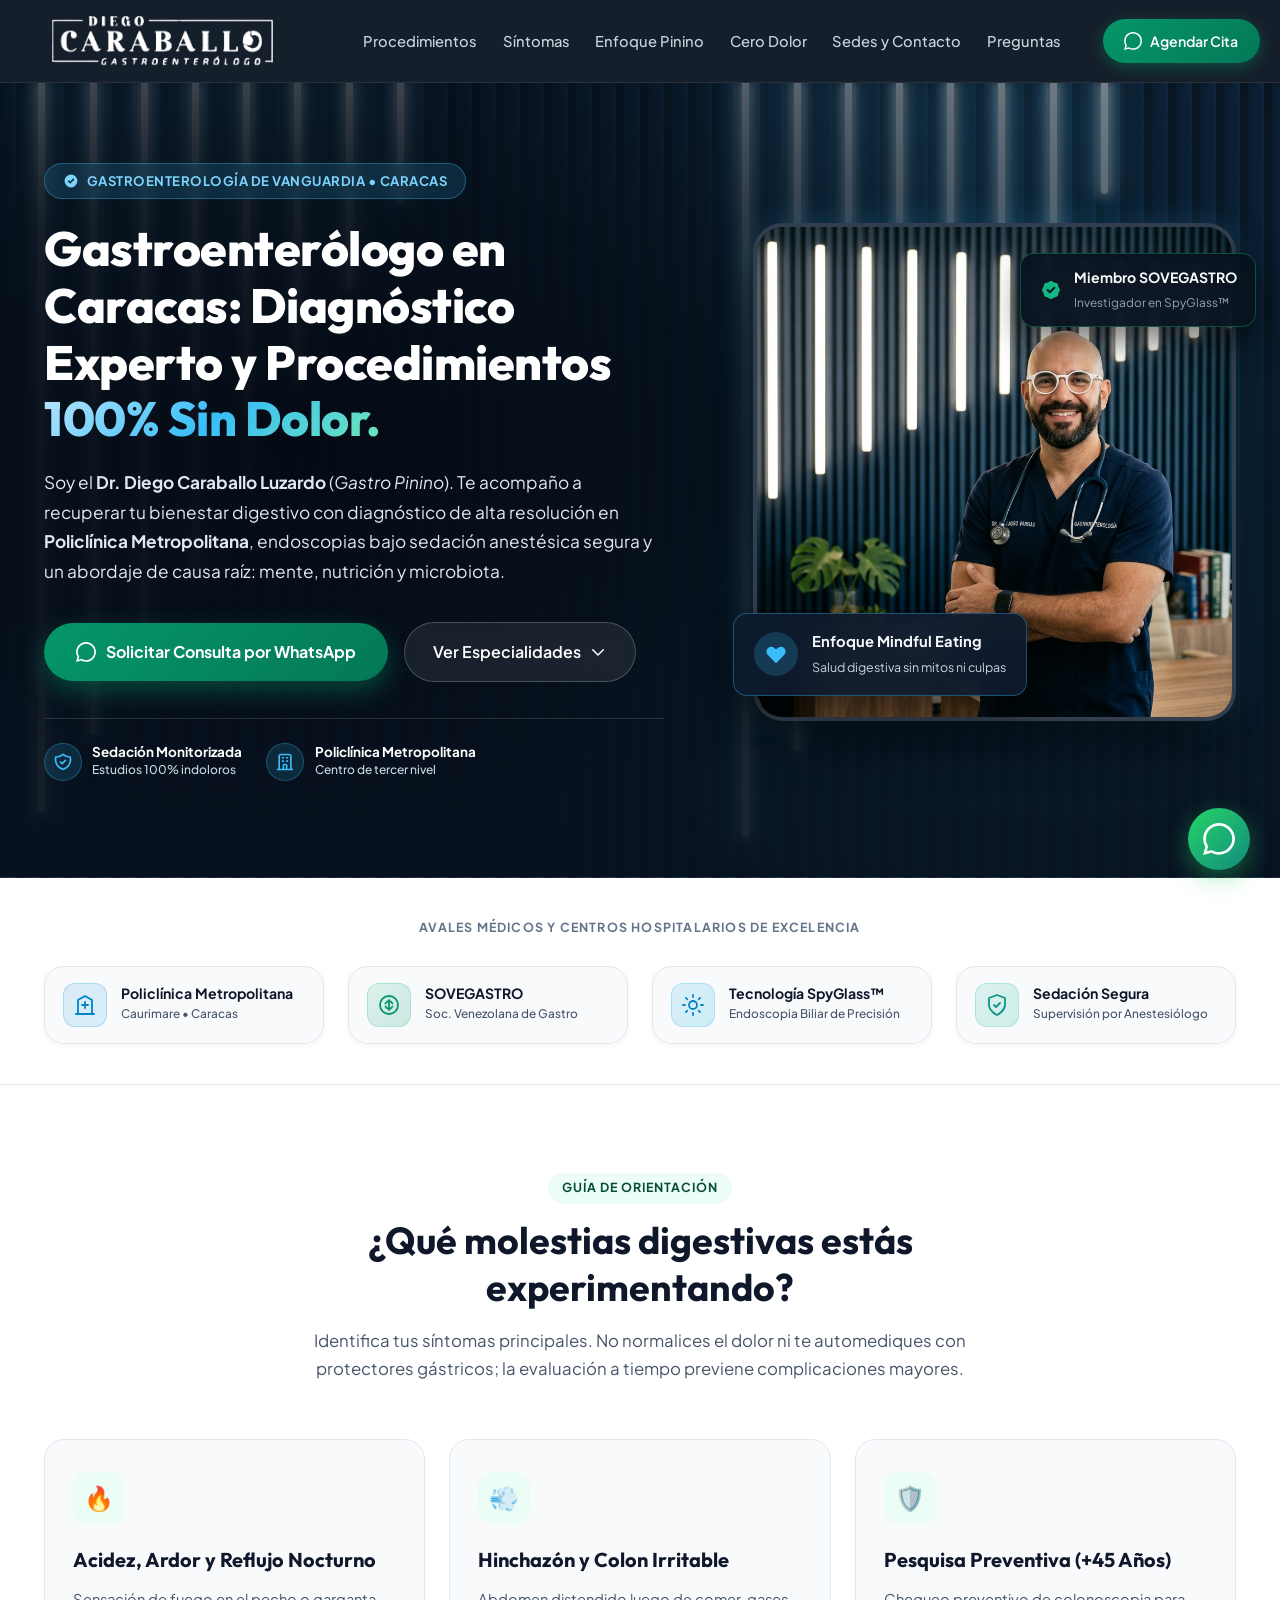
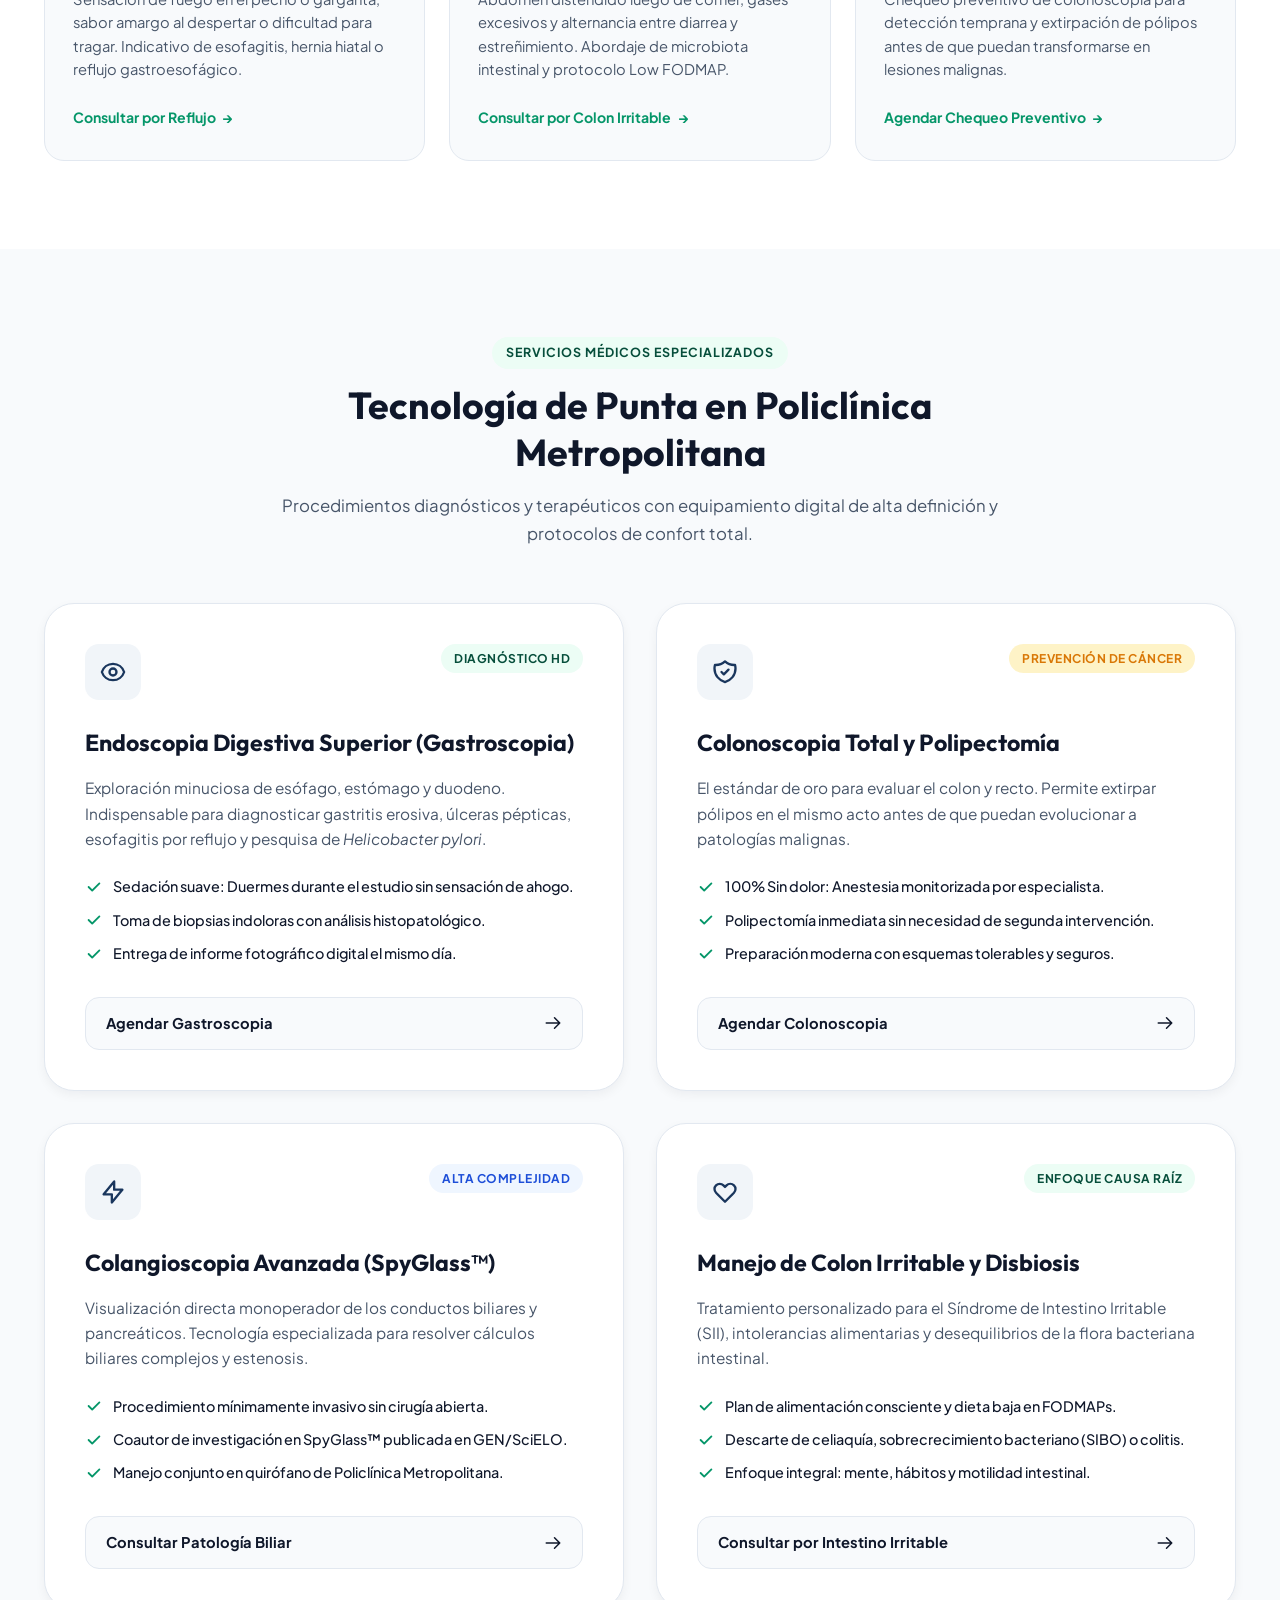
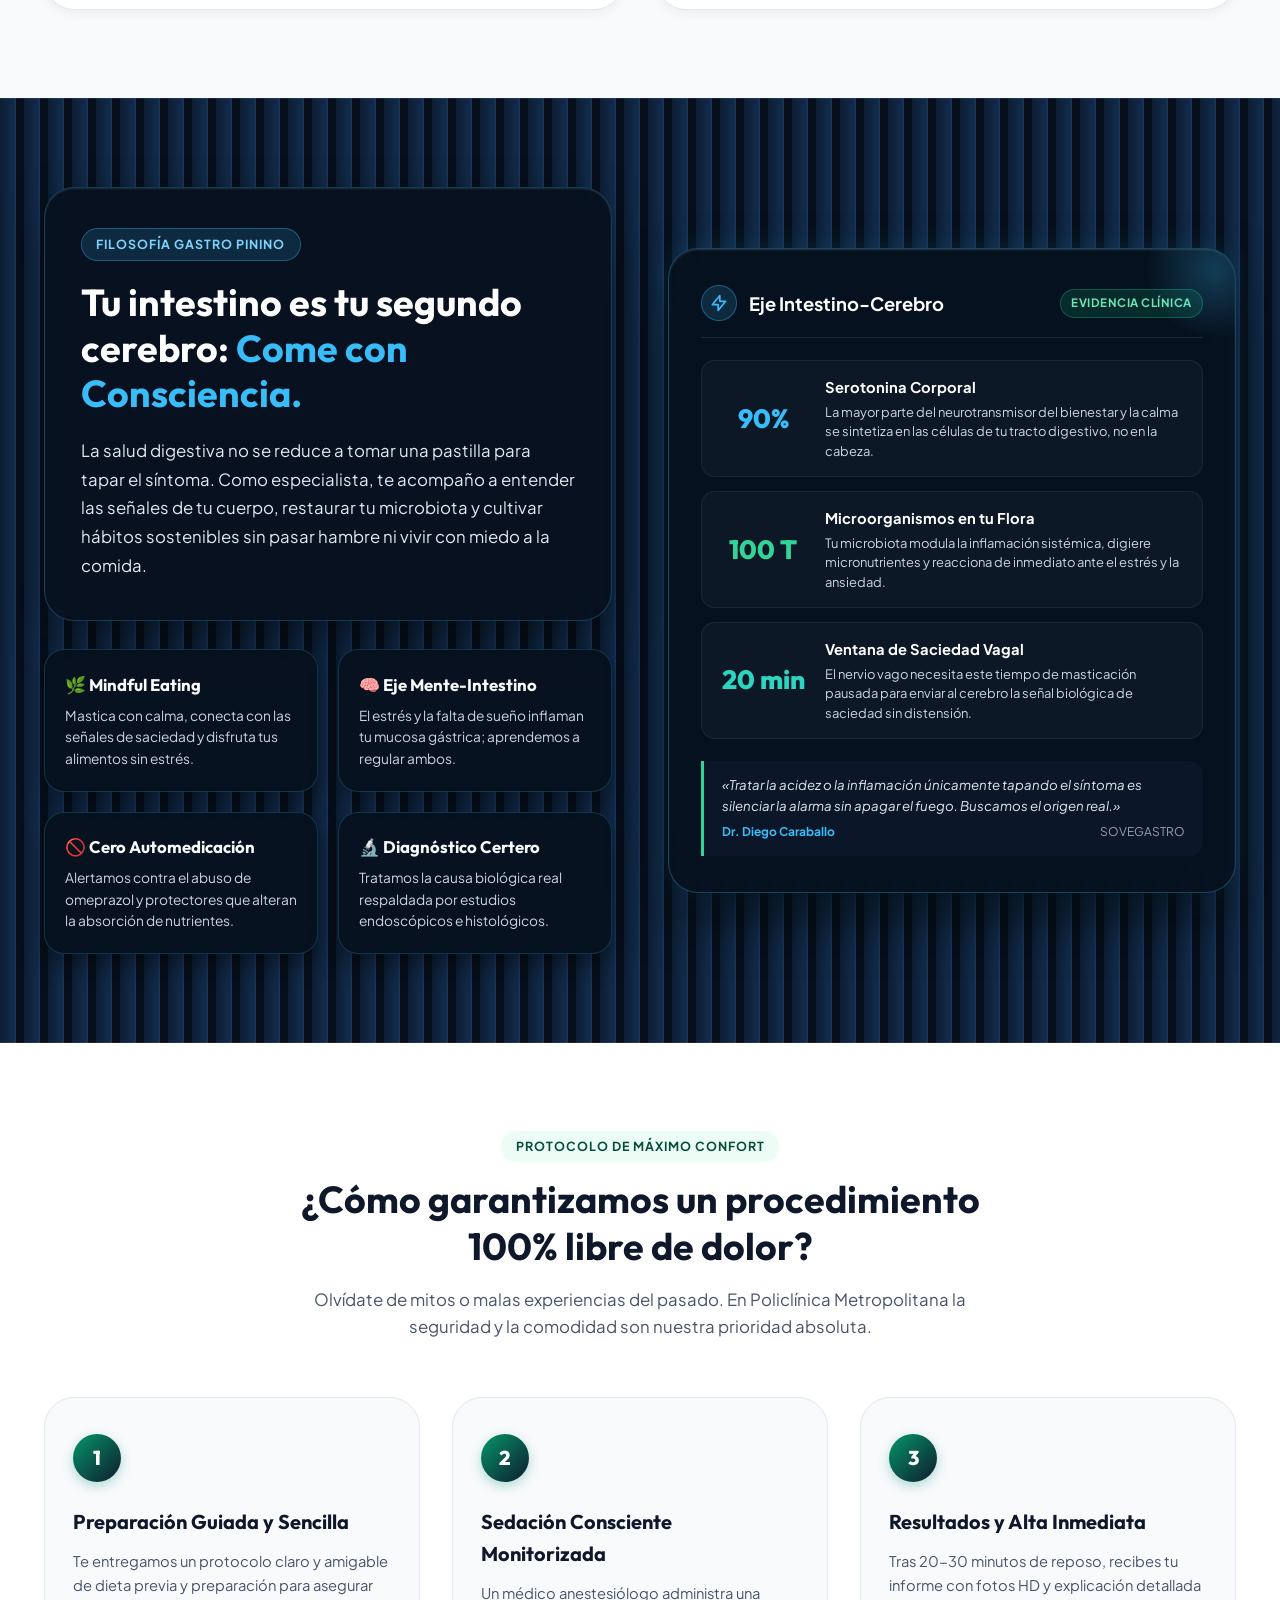
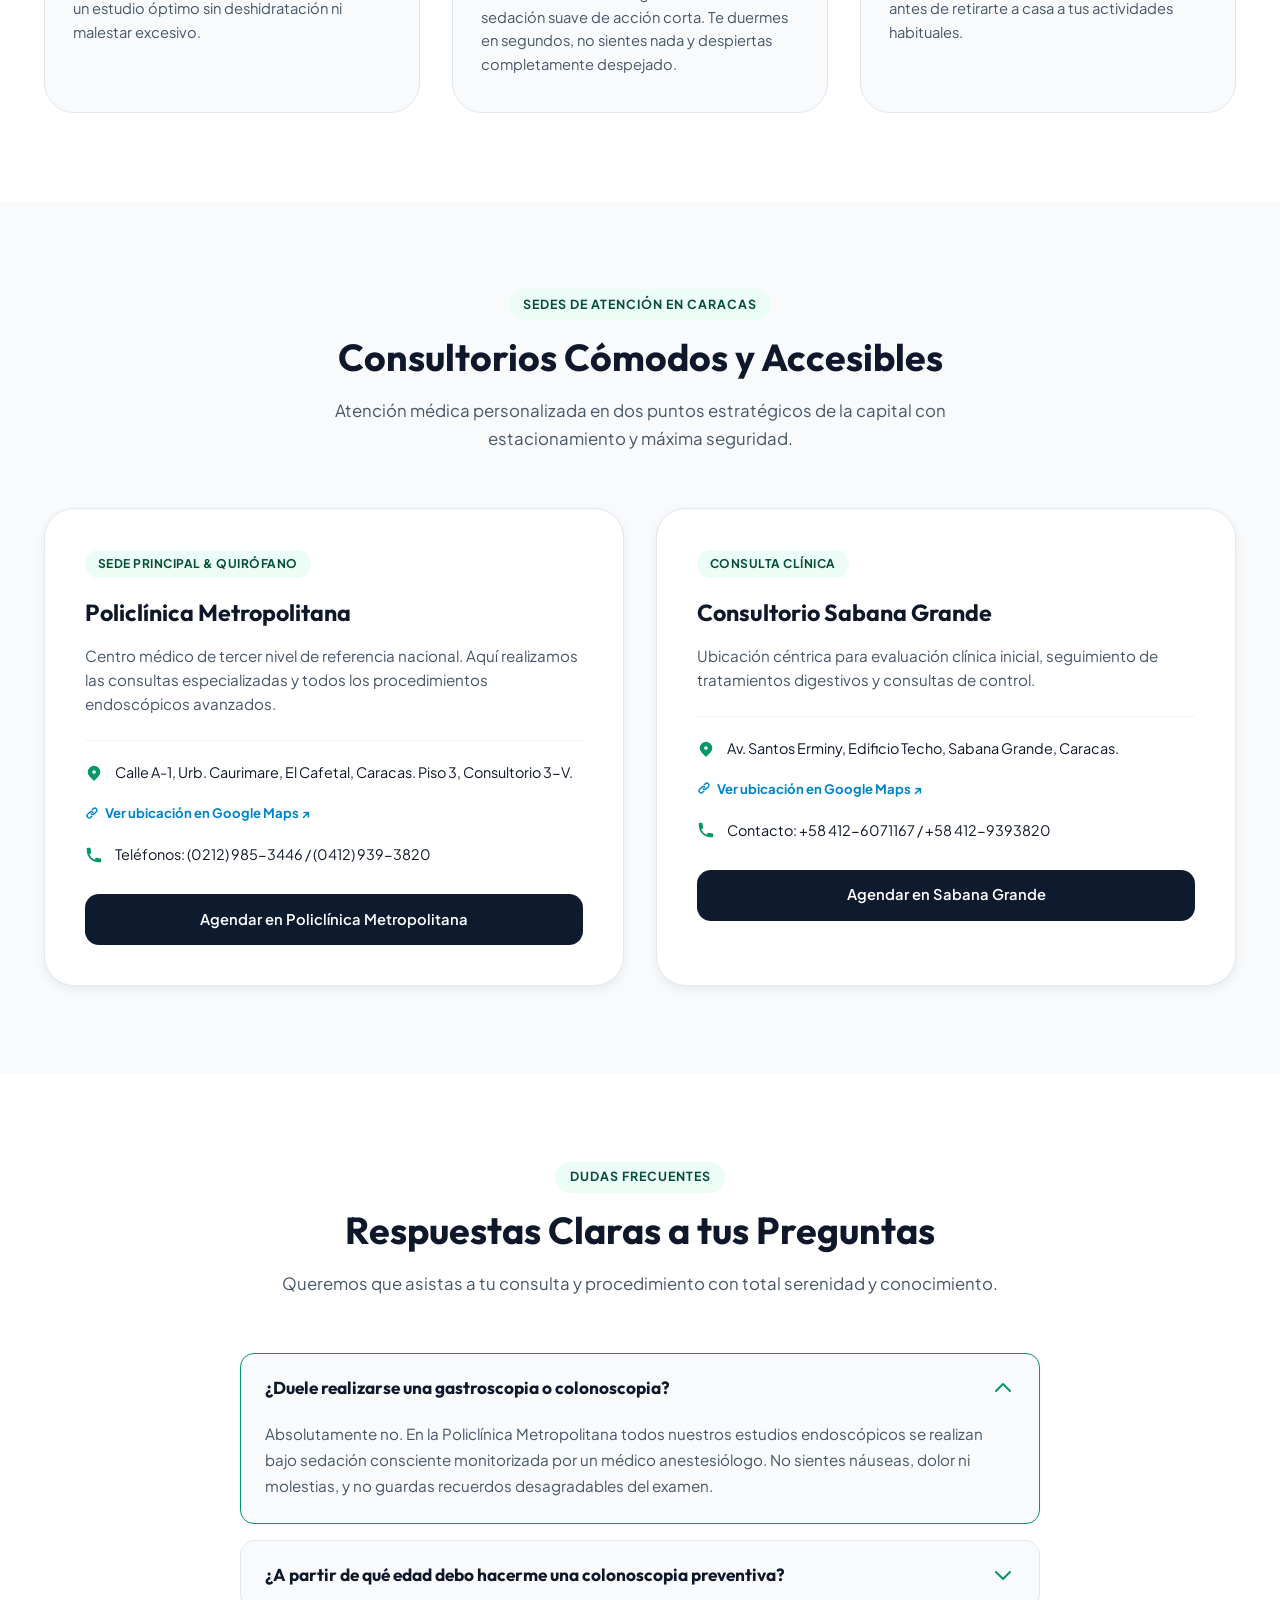
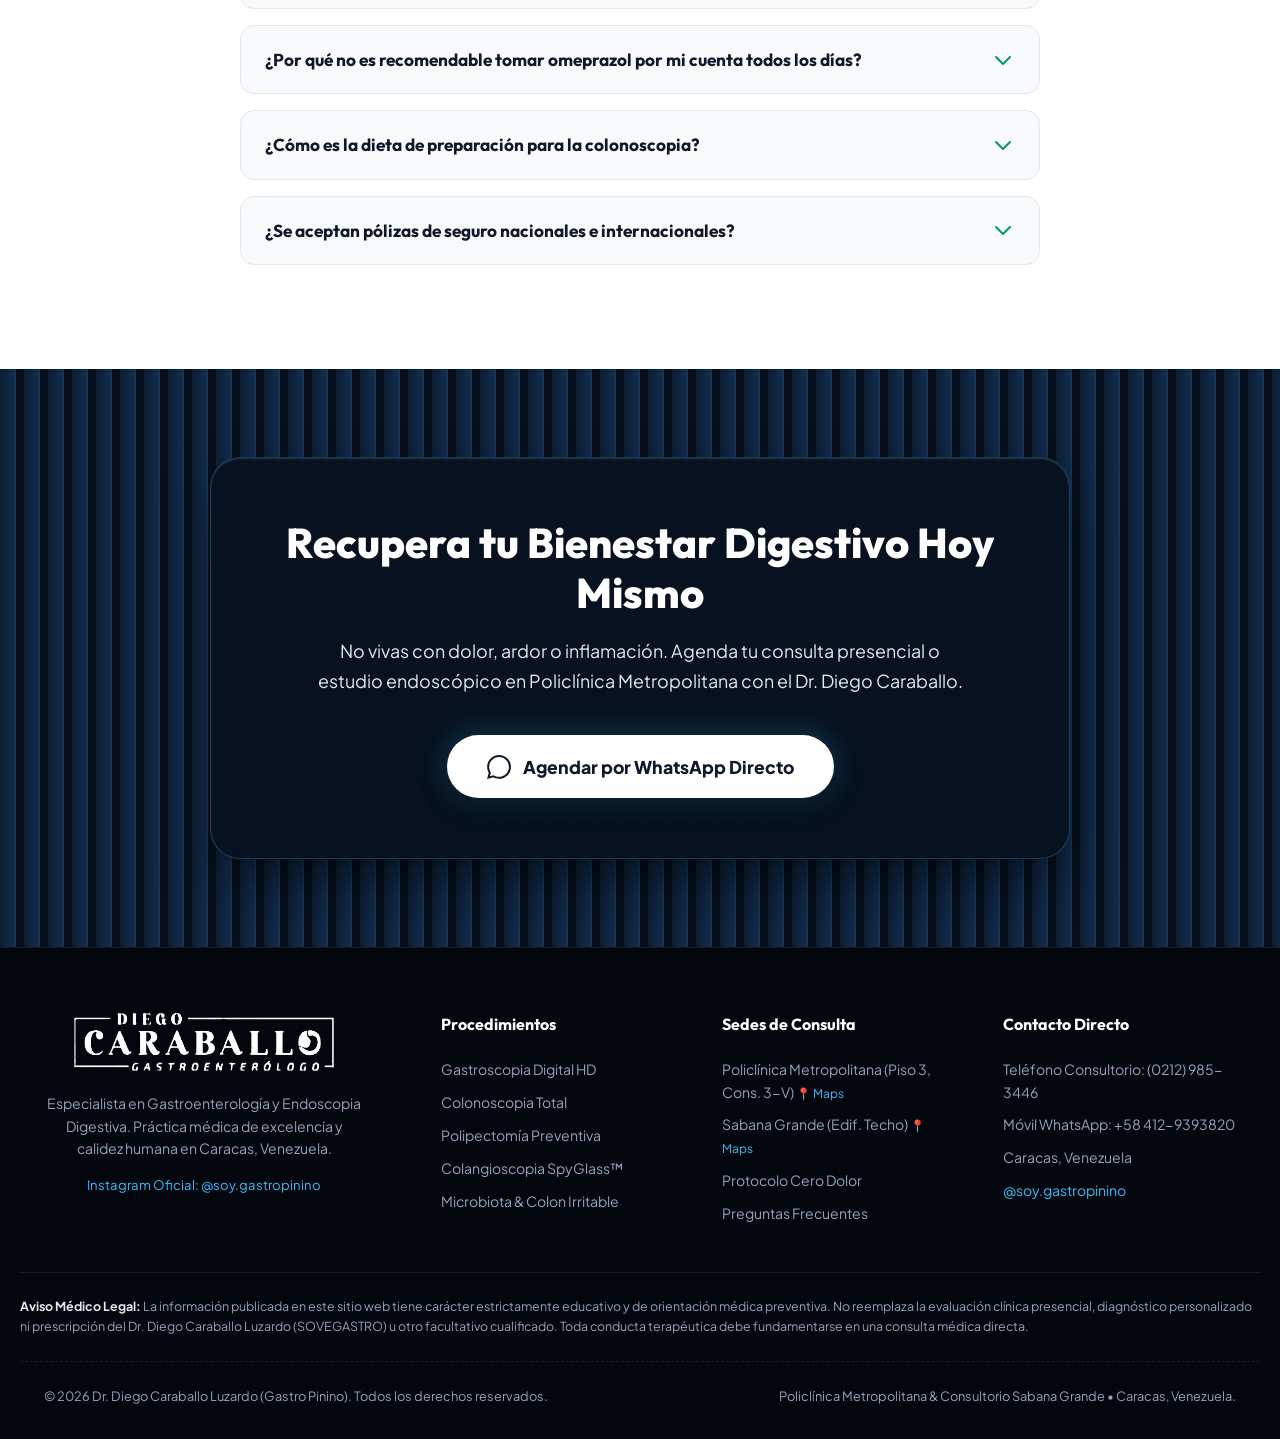
<file: caraballo/index.html>
<!DOCTYPE html>
<html lang="es-VE" prefix="og: https://ogp.me/ns#">
<head>
  <meta charset="UTF-8">
  <meta name="viewport" content="width=device-width, initial-scale=1.0, viewport-fit=cover">
  <meta http-equiv="X-UA-Compatible" content="IE=edge">
  <meta http-equiv="content-language" content="es-ve">
  
  <!-- ==========================================================================
       1. GOOGLE YMYL (YOUR MONEY YOUR LIFE) & ADVANCED MEDICAL SEO META TAGS
       ========================================================================== -->
  <title>Dr. Diego Caraballo | Gastroenterólogo en Caracas | Policlínica Metropolitana</title>
  <meta name="description" content="Dr. Diego Caraballo Luzardo (Gastro Pinino) — Especialista en Gastroenterología y Endoscopia en Policlínica Metropolitana, Caracas. Gastroscopia, colonoscopia sin dolor bajo sedación anestésica, SpyGlass™ y microbiota. Agenda tu consulta.">
  <meta name="keywords" content="gastroenterologo caracas, dr diego caraballo, gastro pinino, gastropinino, gastroenterologia policlinica metropolitana, colonoscopia sin dolor caracas, endoscopia digestiva caracas, tratamiento reflujo caracas, colon irritable especialista caracas, spyglass caracas, polipectomia caracas">
  <meta name="author" content="Dr. Diego Caraballo Luzardo">
  <meta name="publisher" content="Dr. Diego Caraballo Luzardo">
  <meta name="robots" content="index, follow, max-snippet:-1, max-image-preview:large, max-video-preview:-1">
  <link rel="canonical" href="https://drdiegocaraballo.com/">
  
  <!-- Google Quality Rater & Medical E-E-A-T Freshness Signals -->
  <meta name="medical-specialty" content="Gastroenterology, Digestive Endoscopy, Hepatology, Therapeutic Endoscopy">
  <meta name="doc-type" content="Medical Web Page">
  <meta name="revised" content="2026-08-28">
  <meta name="date-modified" content="2026-08-28">
  <meta name="date-published" content="2026-08-01">
  
  <!-- Local SEO Geo-Targeting (Caracas, Venezuela) -->
  <meta name="geo.region" content="VE-M">
  <meta name="geo.placename" content="Caracas">
  <meta name="geo.position" content="10.4682;-66.8378">
  <meta name="ICBM" content="10.4682, -66.8378">

  <!-- Open Graph / Facebook / WhatsApp Preview -->
  <meta property="og:type" content="profile">
  <meta property="og:locale" content="es_VE">
  <meta property="og:title" content="Dr. Diego Caraballo | Gastroenterología y Endoscopia en Policlínica Metropolitana">
  <meta property="og:description" content="Diagnóstico de alta precisión, colonoscopia y endoscopia sin dolor bajo sedación anestésica segura en Caracas. Enfoque Mindful Eating y Microbiota.">
  <meta property="og:url" content="https://drdiegocaraballo.com/">
  <meta property="og:image" content="assets/dr_caraballo_portrait.jpg">
  <meta property="og:image:alt" content="Dr. Diego Caraballo Luzardo Gastroenterólogo en Policlínica Metropolitana Caracas">
  <meta property="og:image:width" content="1200">
  <meta property="og:image:height" content="900">
  <meta property="og:site_name" content="Dr. Diego Caraballo - Gastro Pinino">
  
  <!-- Twitter Card -->
  <meta name="twitter:card" content="summary_large_image">
  <meta name="twitter:title" content="Dr. Diego Caraballo | Gastroenterólogo en Caracas">
  <meta name="twitter:description" content="Especialista en Policlínica Metropolitana. Endoscopia de alta definición, microbiota y salud digestiva integral.">
  <meta name="twitter:image" content="assets/dr_caraballo_portrait.jpg">
  <meta name="twitter:image:alt" content="Dr. Diego Caraballo Gastroenterólogo Caracas">

  <!-- Performance & Fonts Preconnect -->
  <link rel="preconnect" href="https://fonts.googleapis.com">
  <link rel="preconnect" href="https://fonts.gstatic.com" crossorigin>
  <link href="https://fonts.googleapis.com/css2?family=Abril+Fatface&family=Bebas+Neue&family=Bodoni+Moda:ital,opsz,wght@0,6..96,600..900;1,6..96,600..900&family=Outfit:wght@400;500;600;700;800&family=Plus+Jakarta+Sans:wght@300;400;500;600;700;800&display=swap" rel="stylesheet">
  
  <!-- ==========================================================================
       2. GOOGLE YMYL & MEDICAL E-E-A-T SCHEMA.ORG GRAPH (JSON-LD)
       ========================================================================== -->
  <script type="application/ld+json">
  {
    "@context": "https://schema.org",
    "@graph": [
      {
        "@type": "MedicalWebPage",
        "@id": "https://drdiegocaraballo.com/#medicalpage",
        "url": "https://drdiegocaraballo.com/",
        "name": "Dr. Diego Caraballo Luzardo | Gastroenterología y Endoscopia en Caracas",
        "description": "Portal médico oficial con información revisada sobre gastroscopia, colonoscopia con polipectomía, SpyGlass, reflujo gastroesofágico y microbiota intestinal en Policlínica Metropolitana.",
        "inLanguage": "es-VE",
        "datePublished": "2026-08-01",
        "dateModified": "2026-08-28",
        "lastReviewed": "2026-08-28",
        "reviewedBy": {
          "@id": "https://drdiegocaraballo.com/#physician"
        },
        "author": {
          "@id": "https://drdiegocaraballo.com/#physician"
        },
        "breadcrumb": {
          "@id": "https://drdiegocaraballo.com/#breadcrumb"
        },
        "about": [
          {
            "@type": "MedicalProcedure",
            "name": "Gastroscopia / Endoscopia Digestiva Superior",
            "procedureType": "DiagnosticProcedure",
            "bodyLocation": "Esófago, Estómago y Duodeno",
            "howPerformed": "Exploración de alta definición mediante videoendoscopio flexible bajo sedación consciente monitorizada por médico anestesiólogo."
          },
          {
            "@type": "MedicalProcedure",
            "name": "Colonoscopia Total y Polipectomía",
            "procedureType": "DiagnosticProcedure",
            "bodyLocation": "Colon y Recto",
            "howPerformed": "Inspección completa de la mucosa intestinal con resección de pólipos y toma de biopsias bajo sedación anestésica segura."
          },
          {
            "@type": "MedicalProcedure",
            "name": "Colangioscopia Directa Monoperador (SpyGlass™)",
            "procedureType": "TherapeuticProcedure",
            "bodyLocation": "Vías Biliares y Páncreas",
            "howPerformed": "Visualización directa intraluminal de los conductos biliares para litotricia y toma de biopsias dirigidas."
          },
          {
            "@type": "MedicalCondition",
            "name": "Enfermedad por Reflujo Gastroesofágico (ERGE)",
            "possibleTreatment": "Evaluación endoscópica, dieta anti-reflujo, modulación ácida y estilo de vida."
          },
          {
            "@type": "MedicalCondition",
            "name": "Síndrome de Intestino Irritable (SII) y Disbiosis",
            "possibleTreatment": "Alimentación consciente, protocolo Low FODMAP, reequilibrio de microbiota y control del eje intestino-cerebro."
          }
        ]
      },
      {
        "@type": "Physician",
        "@id": "https://drdiegocaraballo.com/#physician",
        "name": "Dr. Diego Caraballo Luzardo",
        "alternateName": ["Gastro Pinino", "Dr. Diego Caraballo"],
        "image": "https://drdiegocaraballo.com/assets/dr_caraballo_portrait.jpg",
        "jobTitle": "Médico Especialista en Gastroenterología y Endoscopia Digestiva",
        "medicalSpecialty": [
          "https://schema.org/Gastroenterology",
          "Endoscopy"
        ],
        "knowsAbout": [
          "Endoscopia Digestiva Superior",
          "Colonoscopia y Polipectomía",
          "Colangioscopia SpyGlass",
          "Microbiota Intestinal",
          "Mindful Eating",
          "Reflujo Gastroesofágico",
          "Helicobacter Pylori"
        ],
        "memberOf": [
          {
            "@type": "MedicalOrganization",
            "name": "Sociedad Venezolana de Gastroenterología (SOVEGASTRO)"
          }
        ],
        "hospitalAffiliation": [
          {
            "@type": "Hospital",
            "name": "Policlínica Metropolitana",
            "address": {
              "@type": "PostalAddress",
              "streetAddress": "Calle A-1, Urbanización Caurimare, Piso 3, Consultorio 3-V",
              "addressLocality": "Caracas",
              "addressRegion": "Miranda / Distrito Capital",
              "postalCode": "1061",
              "addressCountry": "VE"
            }
          }
        ],
        "address": {
          "@type": "PostalAddress",
          "streetAddress": "Policlínica Metropolitana, Consultorio 3-V, Urb. Caurimare",
          "addressLocality": "Caracas",
          "addressCountry": "VE"
        },
        "telephone": "+58-212-9853446",
        "sameAs": [
          "https://www.instagram.com/soy.gastropinino/"
        ]
      },
      {
        "@type": "MedicalBusiness",
        "@id": "https://drdiegocaraballo.com/#business",
        "name": "Consultorio de Gastroenterología Dr. Diego Caraballo (Policlínica Metropolitana)",
        "image": "https://drdiegocaraballo.com/assets/dr_caraballo_portrait.jpg",
        "priceRange": "$$",
        "telephone": "+58-212-9853446",
        "currenciesAccepted": "USD, VED",
        "paymentAccepted": "Cash, Credit Card, Zelle, Transferencia",
        "openingHours": "Mo,Tu,We,Th,Fr 08:00-17:00",
        "address": {
          "@type": "PostalAddress",
          "streetAddress": "Urbanización Caurimare, Policlínica Metropolitana, Piso 3, Consultorio 3-V",
          "addressLocality": "Caracas",
          "addressRegion": "Miranda / Distrito Capital",
          "addressCountry": "VE"
        },
        "geo": {
          "@type": "GeoCoordinates",
          "latitude": 10.4682,
          "longitude": -66.8378
        }
      },
      {
        "@type": "BreadcrumbList",
        "@id": "https://drdiegocaraballo.com/#breadcrumb",
        "itemListElement": [
          {
            "@type": "ListItem",
            "position": 1,
            "name": "Inicio",
            "item": "https://drdiegocaraballo.com/"
          },
          {
            "@type": "ListItem",
            "position": 2,
            "name": "Especialidades y Procedimientos",
            "item": "https://drdiegocaraballo.com/#procedimientos"
          },
          {
            "@type": "ListItem",
            "position": 3,
            "name": "Sedes en Caracas",
            "item": "https://drdiegocaraballo.com/#sedes"
          }
        ]
      },
      {
        "@type": "FAQPage",
        "@id": "https://drdiegocaraballo.com/#faq",
        "mainEntity": [
          {
            "@type": "Question",
            "name": "¿Duele realizarse una gastroscopia o colonoscopia?",
            "acceptedAnswer": {
              "@type": "Answer",
              "text": "No. Todos los procedimientos endoscópicos se realizan bajo sedación consciente monitorizada por un médico anestesiólogo. El paciente duerme plácidamente, no siente dolor ni reflejo nauseoso, y despierta completamente descansado a los pocos minutos."
            }
          },
          {
            "@type": "Question",
            "name": "¿A partir de qué edad se debe hacer una colonoscopia preventiva?",
            "acceptedAnswer": {
              "@type": "Answer",
              "text": "Las guías internacionales y la Sociedad Venezolana de Gastroenterología (SOVEGASTRO) recomiendan iniciar la pesquisa preventiva a partir de los 45 años en personas sin síntomas, o antes si existen antecedentes familiares de pólipos o cáncer colorrectal."
            }
          },
          {
            "@type": "Question",
            "name": "¿Por qué no debo tomar omeprazol por mi cuenta de forma continua?",
            "acceptedAnswer": {
              "@type": "Answer",
              "text": "El uso prolongado sin supervisión médica enmascara síntomas de enfermedades subyacentes, altera el pH gástrico y afecta la absorción de nutrientes esenciales como vitamina B12, calcio y magnesio, además de alterar la microbiota intestinal."
            }
          },
          {
            "@type": "Question",
            "name": "¿Cómo es la preparación previa para la colonoscopia?",
            "acceptedAnswer": {
              "@type": "Answer",
              "text": "Te entregamos un protocolo amigable de dieta baja en residuos 2-3 días antes, líquidos claros y una solución de limpieza intestinal moderna y de fácil tolerancia para asegurar una visualización HD perfecta."
            }
          },
          {
            "@type": "Question",
            "name": "¿Se emiten informes para seguros nacionales e internacionales?",
            "acceptedAnswer": {
              "@type": "Answer",
              "text": "Sí. Emitimos informes médicos codificados, presupuestos y recaudos oficiales para cartas avales y reembolsos con pólizas de seguros nacionales e internacionales."
            }
          }
        ]
      }
    ]
  }
  </script>

  <style>
    /* ==========================================================================
       DESIGN TOKENS & BLUE SLATTED WALL SYSTEM WITH TRIANGULAR STEP LED LIGHTS
       ========================================================================== */
    :root {
      /* Blue Slatted Wall Panel Colors */
      --color-panel-deep: #07111E;
      --color-panel-slat-dark: #0B1B2F;
      --color-panel-slat-mid: #102742;
      --color-panel-slat-light: #16365C;
      --color-panel-groove: #040910;
      
      /* Pure White/Cyan Luminous LED Tubes */
      --led-core: #FFFFFF;
      --led-glow-primary: rgba(255, 255, 255, 0.95);
      --led-glow-halo: rgba(125, 211, 252, 0.65);
      --led-glow-deep: rgba(14, 116, 144, 0.35);
      --led-tube-shadow: 0 0 12px 2px var(--led-glow-primary), 0 0 26px 6px var(--led-glow-halo), 0 0 55px 12px var(--led-glow-deep);
      
      /* Medical Emerald & Health Accents */
      --color-teal-dark: #064E3B;
      --color-teal-primary: #059669;
      --color-teal-light: #10B981;
      --color-teal-soft: #D1FAE5;
      --color-teal-bg: #ECFDF5;
      
      /* Amber Gold Secondary Accents */
      --color-amber-gold: #D97706;
      --color-amber-soft: #FEF3C7;
      --color-amber-bright: #F59E0B;
      
      /* Light Surface Colors */
      --color-bg-light: #F8FAFC;
      --color-bg-white: #FFFFFF;
      --color-border-subtle: #E2E8F0;
      
      /* Typography Colors */
      --color-text-main: #0F172A;
      --color-text-muted: #475569;
      --color-text-light: #94A3B8;
      --color-text-white: #F8FAFC;
      
      /* Radii */
      --radius-sm: 8px;
      --radius-md: 14px;
      --radius-lg: 20px;
      --radius-xl: 30px;
      --radius-full: 9999px;
      
      /* Typography */
      --font-display: 'Outfit', -apple-system, BlinkMacSystemFont, sans-serif;
      --font-body: 'Plus Jakarta Sans', -apple-system, BlinkMacSystemFont, sans-serif;
      
      /* Layout & Transitions */
      --max-width: 1240px;
      --transition-smooth: all 0.3s cubic-bezier(0.16, 1, 0.3, 1);
    }

    /* Base Reset */
    *, *::before, *::after {
      box-sizing: border-box;
      margin: 0;
      padding: 0;
    }

    html {
      scroll-behavior: smooth;
      font-size: 16px;
      -webkit-font-smoothing: antialiased;
      -moz-osx-font-smoothing: grayscale;
    }

    body {
      font-family: var(--font-body);
      background-color: var(--color-bg-light);
      color: var(--color-text-main);
      line-height: 1.6;
      overflow-x: hidden;
    }

    img {
      max-width: 100%;
      height: auto;
      display: block;
    }

    svg {
      display: inline-block;
      vertical-align: middle;
      flex-shrink: 0;
      max-width: 100%;
    }

    a {
      text-decoration: none;
      color: inherit;
    }

    button {
      font-family: inherit;
      border: none;
      cursor: pointer;
      background: none;
    }

    .container {
      width: 100%;
      max-width: var(--max-width);
      margin: 0 auto;
      padding: 0 1.5rem;
    }

    /* ==========================================================================
       STICKY NAVIGATION HEADER (SEMANTIC & STRICT SINGLE H1 RULE)
       ========================================================================== */
    .site-header {
      position: sticky;
      top: 0;
      z-index: 50;
      background: rgba(7, 17, 30, 0.94);
      backdrop-filter: blur(16px);
      -webkit-backdrop-filter: blur(16px);
      border-bottom: 1px solid rgba(255, 255, 255, 0.08);
      transition: var(--transition-smooth);
    }

    .navbar {
      display: flex;
      justify-content: space-between;
      align-items: center;
      padding: 1rem 0;
    }

    .nav-brand {
      display: flex;
      align-items: center;
      text-decoration: none;
      transition: var(--transition-smooth);
      flex-shrink: 0;
      margin-left: 2rem;
      margin-right: 3rem;
    }

    .brand-logo-img {
      height: 50px;
      width: auto;
      max-width: 230px;
      display: block;
      object-fit: contain;
      transition: var(--transition-smooth);
    }

    .nav-brand:hover .brand-logo-img {
      filter: drop-shadow(0 0 10px rgba(56, 189, 248, 0.5));
      transform: translateY(-1px);
    }

    .desktop-nav {
      display: flex;
      align-items: center;
    }

    .footer-logo-img {
      height: 60px;
      width: auto;
      max-width: 260px;
      display: block;
      object-fit: contain;
      margin: 0 auto 1.25rem auto;
      transition: var(--transition-smooth);
    }

    .footer-logo-img:hover {
      filter: drop-shadow(0 0 10px rgba(56, 189, 248, 0.5));
    }

    .nav-links {
      display: flex;
      align-items: center;
      gap: 1.6rem;
      list-style: none;
    }

    .nav-link {
      font-size: 0.92rem;
      font-weight: 500;
      color: #CBD5E1;
      transition: var(--transition-smooth);
    }

    .nav-link:hover {
      color: #38BDF8;
    }

    .nav-cta {
      display: inline-flex;
      align-items: center;
      gap: 0.5rem;
      background: linear-gradient(135deg, #059669 0%, #047857 100%);
      color: white;
      padding: 0.65rem 1.35rem;
      border-radius: var(--radius-full);
      font-size: 0.88rem;
      font-weight: 600;
      box-shadow: 0 4px 14px rgba(5, 150, 105, 0.4);
      transition: var(--transition-smooth);
    }

    .nav-cta:hover {
      transform: translateY(-2px);
      box-shadow: 0 6px 20px rgba(5, 150, 105, 0.6);
    }

    /* ==========================================================================
       HERO SECTION WITH BLUE SLATTED WALL & EDITORIAL LUXURY INTEGRATION
       ========================================================================== */
    .hero-blue-slat-wall {
      position: relative;
      background-color: #060F1A;
      background-image: 
        repeating-linear-gradient(
          90deg,
          #091728 0px,
          #0F253F 14px,
          #163357 16px,
          #050C14 16px,
          #050C14 24px
        );
      padding: 5rem 0 6rem;
      overflow: hidden;
      color: white;
      border-bottom: 1px solid rgba(255, 255, 255, 0.08);
    }

    /* Ambient Cinematic Vignette Overlay: Smooth high-contrast penumbra behind text */
    .hero-blue-slat-wall::before {
      content: "";
      position: absolute;
      top: 0;
      left: 0;
      right: 0;
      bottom: 0;
      background: 
        radial-gradient(ellipse 90% 85% at 22% 45%, rgba(4, 10, 20, 0.96) 0%, rgba(6, 15, 26, 0.88) 38%, rgba(7, 17, 30, 0.45) 70%, rgba(7, 17, 30, 0.2) 100%),
        radial-gradient(circle at 75% 35%, rgba(56, 189, 248, 0.12) 0%, transparent 60%),
        linear-gradient(180deg, rgba(7, 17, 30, 0.35) 0%, rgba(7, 17, 30, 0.9) 100%);
      pointer-events: none;
      z-index: 2;
    }

    /* Real DOM Vertical LED Tubes Array - Step-Wise Triangular Diagonal */
    .led-tubes-container {
      position: absolute;
      top: 0;
      left: 0;
      right: 0;
      height: 100%;
      pointer-events: none;
      z-index: 1;
    }

    .led-tube {
      position: absolute;
      top: 0;
      width: 7px;
      background: var(--led-core);
      border-radius: 0 0 5px 5px;
      box-shadow: var(--led-tube-shadow);
      animation: ledPulseBreath 4s ease-in-out infinite alternate;
    }

    /* TRIANGULAR STEP DESCENDING PATTERN FROM LEFT TO RIGHT: | | | -> | | -> | */
    .tube-1  { left: 3%;  height: 92%; animation-delay: 0s; }
    .tube-2  { left: 7%;  height: 82%; animation-delay: 0.3s; }
    .tube-3  { left: 11%; height: 72%; animation-delay: 0.6s; }
    .tube-4  { left: 15%; height: 62%; animation-delay: 0.9s; }
    .tube-5  { left: 19%; height: 50%; animation-delay: 1.2s; }
    .tube-6  { left: 23%; height: 38%; animation-delay: 1.5s; }
    .tube-7  { left: 27%; height: 26%; animation-delay: 1.8s; }
    .tube-8  { left: 31%; height: 15%; animation-delay: 2.1s; }

    .tube-9  { left: 58%; height: 95%; animation-delay: 0.2s; }
    .tube-10 { left: 62%; height: 84%; animation-delay: 0.5s; }
    .tube-11 { left: 66%; height: 72%; animation-delay: 0.8s; }
    .tube-12 { left: 70%; height: 60%; animation-delay: 1.1s; }
    .tube-13 { left: 74%; height: 48%; animation-delay: 1.4s; }
    .tube-14 { left: 78%; height: 36%; animation-delay: 1.7s; }
    .tube-15 { left: 82%; height: 25%; animation-delay: 2.0s; }
    .tube-16 { left: 86%; height: 14%; animation-delay: 2.3s; }

    @keyframes ledPulseBreath {
      0% { opacity: 0.85; filter: brightness(1); }
      100% { opacity: 1; filter: brightness(1.3); }
    }

    /* Hero Main Content */
    .hero-grid {
      position: relative;
      z-index: 3;
      display: grid;
      grid-template-columns: 1.15fr 0.85fr;
      align-items: center;
      gap: 3.5rem;
    }

    .hero-content {
      position: relative;
      z-index: 4;
      max-width: 620px;
    }

    .hero-pill {
      display: inline-flex;
      align-items: center;
      gap: 0.5rem;
      background: rgba(56, 189, 248, 0.15);
      border: 1px solid rgba(56, 189, 248, 0.35);
      padding: 0.4rem 1.1rem;
      border-radius: var(--radius-full);
      font-size: 0.82rem;
      font-weight: 700;
      color: #7DD3FC;
      margin-bottom: 1.35rem;
      text-transform: uppercase;
      letter-spacing: 0.5px;
      backdrop-filter: blur(8px);
    }

    /* STRICT SINGLE H1 FOR THE ENTIRE PAGE */
    .hero-title {
      font-family: var(--font-display);
      font-size: 3rem;
      font-weight: 800;
      line-height: 1.18;
      color: white;
      margin-bottom: 1.35rem;
      letter-spacing: -0.5px;
    }

    .hero-title .gradient-text {
      background: linear-gradient(135deg, #BAE6FD 0%, #38BDF8 50%, #6EE7B7 100%);
      -webkit-background-clip: text;
      -webkit-text-fill-color: transparent;
    }

    .hero-subtitle {
      font-size: 1.08rem;
      color: #E2E8F0;
      line-height: 1.7;
      margin-bottom: 2.25rem;
    }

    .hero-actions {
      display: flex;
      align-items: center;
      gap: 1rem;
      flex-wrap: wrap;
      margin-bottom: 2.25rem;
    }

    .btn-primary {
      display: inline-flex;
      align-items: center;
      justify-content: center;
      gap: 0.65rem;
      background: linear-gradient(135deg, #059669 0%, #047857 100%);
      color: white;
      font-size: 1rem;
      font-weight: 700;
      padding: 1rem 2rem;
      border-radius: var(--radius-full);
      box-shadow: 0 10px 25px rgba(5, 150, 105, 0.4);
      transition: var(--transition-smooth);
    }

    .btn-primary:hover {
      transform: translateY(-3px);
      box-shadow: 0 14px 30px rgba(5, 150, 105, 0.6);
    }

    .btn-secondary {
      display: inline-flex;
      align-items: center;
      justify-content: center;
      gap: 0.5rem;
      background: rgba(255, 255, 255, 0.08);
      color: white;
      font-size: 1rem;
      font-weight: 600;
      padding: 1rem 1.75rem;
      border-radius: var(--radius-full);
      border: 1px solid rgba(255, 255, 255, 0.2);
      backdrop-filter: blur(8px);
      transition: var(--transition-smooth);
    }

    .btn-secondary:hover {
      background: rgba(255, 255, 255, 0.15);
      border-color: #38BDF8;
      transform: translateY(-2px);
    }

    /* Trust Chips */
    .hero-badges {
      display: flex;
      align-items: center;
      gap: 1.5rem;
      padding-top: 1.5rem;
      border-top: 1px solid rgba(255, 255, 255, 0.12);
      flex-wrap: wrap;
    }

    .hero-badge-item {
      display: flex;
      align-items: center;
      gap: 0.65rem;
    }

    .badge-icon-box {
      width: 38px;
      height: 38px;
      border-radius: 50%;
      background: rgba(56, 189, 248, 0.15);
      display: flex;
      align-items: center;
      justify-content: center;
      color: #38BDF8;
      flex-shrink: 0;
      border: 1px solid rgba(56, 189, 248, 0.3);
    }

    .hero-badge-item p {
      font-size: 0.84rem;
      font-weight: 700;
      color: white;
      line-height: 1.2;
    }

    .hero-badge-item span {
      font-size: 0.75rem;
      color: #CBD5E1;
      font-weight: 500;
      display: block;
    }

    /* Hero Portrait Visual Card */
    .hero-visual {
      position: relative;
    }

    .hero-image-card {
      position: relative;
      border-radius: var(--radius-xl);
      overflow: hidden;
      box-shadow: 0 25px 50px -12px rgba(0, 0, 0, 0.8), 0 0 35px rgba(56, 189, 248, 0.2);
      background: #0E1B2E;
      border: 4px solid rgba(255, 255, 255, 0.15);
    }

    .hero-image-card img {
      width: 100%;
      height: 490px;
      object-fit: cover;
      object-position: center top;
      transition: transform 0.6s ease;
    }

    .hero-image-card:hover img {
      transform: scale(1.02);
    }

    /* Floating Badges */
    .floating-card-1 {
      position: absolute;
      bottom: 25px;
      left: -20px;
      background: rgba(14, 27, 46, 0.94);
      backdrop-filter: blur(16px);
      padding: 1rem 1.25rem;
      border-radius: var(--radius-md);
      box-shadow: 0 15px 30px rgba(0, 0, 0, 0.5);
      border: 1px solid rgba(56, 189, 248, 0.35);
      display: flex;
      align-items: center;
      gap: 0.85rem;
      animation: floatSlow 4s ease-in-out infinite;
    }

    .floating-card-2 {
      position: absolute;
      top: 30px;
      right: -20px;
      background: rgba(7, 17, 30, 0.94);
      backdrop-filter: blur(16px);
      color: white;
      padding: 0.75rem 1.15rem;
      border-radius: var(--radius-md);
      box-shadow: 0 15px 30px rgba(0, 0, 0, 0.5);
      border: 1px solid rgba(16, 185, 129, 0.35);
      display: flex;
      align-items: center;
      gap: 0.75rem;
      animation: floatSlow 5s ease-in-out infinite 1s;
    }

    @keyframes floatSlow {
      0%, 100% { transform: translateY(0); }
      50% { transform: translateY(-8px); }
    }

    /* ==========================================================================
       TRUST BAR (INSTITUTIONAL ENDORSEMENTS - LUXURY BADGE SYSTEM)
       ========================================================================== */
    .trust-bar {
      background: white;
      padding: 2.5rem 0;
      border-bottom: 1px solid var(--color-border-subtle);
    }

    .trust-bar-title {
      text-align: center;
      font-size: 0.78rem;
      font-weight: 700;
      letter-spacing: 1.2px;
      text-transform: uppercase;
      color: #64748B;
      margin-bottom: 1.75rem;
    }

    .trust-logos-grid {
      display: grid;
      grid-template-columns: repeat(4, 1fr);
      align-items: center;
      gap: 1.5rem;
    }

    .trust-logo-card {
      display: flex;
      align-items: center;
      gap: 0.85rem;
      padding: 1rem 1.15rem;
      background: #F8FAFC;
      border: 1px solid #E2E8F0;
      border-radius: var(--radius-lg);
      box-shadow: 0 2px 6px rgba(15, 23, 42, 0.04);
      transition: var(--transition-smooth);
    }

    .trust-logo-card:hover {
      background: white;
      border-color: #0284C7;
      box-shadow: 0 8px 20px -4px rgba(2, 132, 199, 0.15);
      transform: translateY(-3px);
    }

    .trust-icon-emblem {
      width: 44px !important;
      height: 44px !important;
      max-width: 44px !important;
      max-height: 44px !important;
      border-radius: 12px;
      display: flex;
      align-items: center;
      justify-content: center;
      flex-shrink: 0;
      transition: var(--transition-smooth);
    }

    .emblem-blue {
      background: linear-gradient(135deg, rgba(2, 132, 199, 0.12) 0%, rgba(56, 189, 248, 0.18) 100%);
      color: #0284C7;
      border: 1px solid rgba(2, 132, 199, 0.2);
    }

    .emblem-emerald {
      background: linear-gradient(135deg, rgba(16, 185, 129, 0.12) 0%, rgba(5, 150, 105, 0.18) 100%);
      color: #059669;
      border: 1px solid rgba(16, 185, 129, 0.2);
    }

    .emblem-cyan {
      background: linear-gradient(135deg, rgba(14, 165, 233, 0.12) 0%, rgba(6, 182, 212, 0.18) 100%);
      color: #0284C7;
      border: 1px solid rgba(14, 165, 233, 0.2);
    }

    .emblem-teal {
      background: linear-gradient(135deg, rgba(20, 184, 166, 0.12) 0%, rgba(16, 185, 129, 0.18) 100%);
      color: #0D9488;
      border: 1px solid rgba(20, 184, 166, 0.2);
    }

    .trust-logo-card:hover .trust-icon-emblem {
      transform: scale(1.05);
    }

    .trust-icon-emblem svg {
      width: 24px !important;
      height: 24px !important;
      max-width: 24px !important;
      max-height: 24px !important;
      flex-shrink: 0;
    }

    .trust-logo-text strong {
      display: block;
      font-size: 0.88rem;
      color: var(--color-text-main);
      font-weight: 700;
      line-height: 1.25;
    }

    .trust-logo-text span {
      font-size: 0.74rem;
      color: var(--color-text-muted);
      font-weight: 500;
      display: block;
      margin-top: 2px;
    }

    /* ==========================================================================
       INTERACTIVE SYMPTOM CHECKER ("¿Qué estás sintiendo?")
       ========================================================================== */
    .symptom-section {
      padding: 5.5rem 0;
      background: white;
    }

    .section-header {
      text-align: center;
      max-width: 720px;
      margin: 0 auto 3.5rem;
    }

    .section-tag {
      display: inline-block;
      background: var(--color-teal-bg);
      color: var(--color-teal-dark);
      font-size: 0.78rem;
      font-weight: 700;
      text-transform: uppercase;
      letter-spacing: 1px;
      padding: 0.35rem 0.9rem;
      border-radius: var(--radius-full);
      margin-bottom: 0.85rem;
    }

    .section-title {
      font-family: var(--font-display);
      font-size: 2.35rem;
      font-weight: 700;
      color: var(--color-text-main);
      line-height: 1.25;
      margin-bottom: 1rem;
    }

    .section-desc {
      font-size: 1.05rem;
      color: var(--color-text-muted);
      line-height: 1.65;
    }

    .symptoms-grid {
      display: grid;
      grid-template-columns: repeat(3, 1fr);
      gap: 1.5rem;
    }

    .symptom-card {
      background: #F8FAFC;
      border: 1px solid var(--color-border-subtle);
      border-radius: var(--radius-lg);
      padding: 2rem 1.75rem;
      transition: var(--transition-smooth);
      position: relative;
      display: flex;
      flex-direction: column;
      justify-content: space-between;
    }

    .symptom-card:hover {
      background: white;
      border-color: var(--color-teal-primary);
      box-shadow: 0 12px 28px -4px rgba(15, 23, 42, 0.1);
      transform: translateY(-4px);
    }

    .symptom-icon {
      width: 52px;
      height: 52px;
      background: var(--color-teal-bg);
      border-radius: var(--radius-md);
      display: flex;
      align-items: center;
      justify-content: center;
      color: var(--color-teal-primary);
      margin-bottom: 1.25rem;
      font-size: 1.5rem;
    }

    .symptom-card h3 {
      font-family: var(--font-display);
      font-size: 1.25rem;
      font-weight: 700;
      color: var(--color-text-main);
      margin-bottom: 0.75rem;
    }

    .symptom-card p {
      font-size: 0.92rem;
      color: var(--color-text-muted);
      line-height: 1.6;
      margin-bottom: 1.5rem;
    }

    .symptom-action {
      display: inline-flex;
      align-items: center;
      gap: 0.4rem;
      font-size: 0.88rem;
      font-weight: 700;
      color: var(--color-teal-primary);
      transition: gap 0.2s ease;
    }

    .symptom-card:hover .symptom-action {
      gap: 0.65rem;
    }

    /* ==========================================================================
       HERO SERVICES & PROCEDURES SECTION
       ========================================================================== */
    .services-section {
      padding: 5.5rem 0;
      background: #F8FAFC;
    }

    .services-grid {
      display: grid;
      grid-template-columns: repeat(2, 1fr);
      gap: 2rem;
    }

    .service-card {
      background: white;
      border-radius: var(--radius-xl);
      padding: 2.5rem;
      border: 1px solid var(--color-border-subtle);
      box-shadow: 0 4px 12px -1px rgba(15, 23, 42, 0.06);
      transition: var(--transition-smooth);
      display: flex;
      flex-direction: column;
      justify-content: space-between;
    }

    .service-card:hover {
      box-shadow: 0 20px 40px -8px rgba(15, 23, 42, 0.12);
      border-color: #CBD5E1;
      transform: translateY(-4px);
    }

    .service-header {
      display: flex;
      align-items: flex-start;
      justify-content: space-between;
      margin-bottom: 1.5rem;
    }

    .service-tag-pill {
      background: #EFF6FF;
      color: #1D4ED8;
      font-size: 0.75rem;
      font-weight: 700;
      padding: 0.3rem 0.8rem;
      border-radius: var(--radius-full);
      text-transform: uppercase;
      letter-spacing: 0.5px;
    }

    .service-tag-pill.mint {
      background: var(--color-teal-bg);
      color: var(--color-teal-dark);
    }

    .service-tag-pill.gold {
      background: var(--color-amber-soft);
      color: var(--color-amber-gold);
    }

    .service-icon-circle {
      width: 56px;
      height: 56px;
      border-radius: var(--radius-md);
      background: #F1F5F9;
      display: flex;
      align-items: center;
      justify-content: center;
      color: #1A365D;
    }

    .service-card h3 {
      font-family: var(--font-display);
      font-size: 1.45rem;
      font-weight: 700;
      color: var(--color-text-main);
      margin-bottom: 0.85rem;
    }

    .service-card p {
      font-size: 0.96rem;
      color: var(--color-text-muted);
      line-height: 1.65;
      margin-bottom: 1.5rem;
    }

    .service-benefits-list {
      list-style: none;
      margin-bottom: 2rem;
      display: flex;
      flex-direction: column;
      gap: 0.65rem;
    }

    .service-benefits-list li {
      display: flex;
      align-items: center;
      gap: 0.6rem;
      font-size: 0.9rem;
      color: var(--color-text-main);
      font-weight: 500;
    }

    .service-benefits-list li svg {
      width: 18px;
      height: 18px;
      color: var(--color-teal-primary);
      flex-shrink: 0;
    }

    .service-cta {
      display: inline-flex;
      align-items: center;
      justify-content: space-between;
      width: 100%;
      padding: 0.85rem 1.25rem;
      background: #F8FAFC;
      border: 1px solid var(--color-border-subtle);
      border-radius: var(--radius-md);
      font-size: 0.92rem;
      font-weight: 700;
      color: var(--color-text-main);
      transition: var(--transition-smooth);
    }

    .service-card:hover .service-cta {
      background: var(--color-teal-primary);
      color: white;
      border-color: var(--color-teal-primary);
    }

    /* ==========================================================================
       PHILOSOPHY SECTION WITH BLUE SLATTED WALL
       ========================================================================== */
    .philosophy-section {
      padding: 5.5rem 0;
      background-color: var(--color-panel-deep);
      background-image: 
        repeating-linear-gradient(
          90deg,
          #0C1E34 0px,
          #132B4A 14px,
          #1A3962 16px,
          #060F1A 16px,
          #060F1A 24px
        );
      color: white;
      position: relative;
      overflow: hidden;
      border-top: 1px solid rgba(255, 255, 255, 0.08);
      border-bottom: 1px solid rgba(255, 255, 255, 0.08);
    }

    .philosophy-grid {
      display: grid;
      grid-template-columns: 1fr 1fr;
      align-items: center;
      gap: 3.5rem;
      position: relative;
      z-index: 3;
    }

    /* Glassmorphic Bubble Card for Philosophy Header */
    .philosophy-intro-bubble {
      background: rgba(7, 17, 30, 0.88);
      backdrop-filter: blur(24px);
      -webkit-backdrop-filter: blur(24px);
      border: 1px solid rgba(56, 189, 248, 0.25);
      border-radius: var(--radius-xl);
      padding: 2.5rem 2.25rem;
      margin-bottom: 1.75rem;
      box-shadow: 0 20px 50px -10px rgba(0, 0, 0, 0.6), inset 0 1px 2px rgba(255, 255, 255, 0.12);
    }

    .philosophy-badge {
      display: inline-flex;
      align-items: center;
      gap: 0.5rem;
      background: rgba(56, 189, 248, 0.15);
      border: 1px solid rgba(56, 189, 248, 0.35);
      color: #7DD3FC;
      padding: 0.35rem 0.9rem;
      border-radius: var(--radius-full);
      font-size: 0.78rem;
      font-weight: 700;
      text-transform: uppercase;
      letter-spacing: 1px;
      margin-bottom: 1.15rem;
    }

    .philosophy-title {
      font-family: var(--font-display);
      font-size: 2.35rem;
      font-weight: 700;
      line-height: 1.22;
      margin-bottom: 1.25rem;
      color: white;
    }

    .philosophy-title span {
      color: #38BDF8;
    }

    .philosophy-lead {
      font-size: 1.05rem;
      color: #E2E8F0;
      line-height: 1.7;
    }

    .philosophy-pillars {
      display: grid;
      grid-template-columns: 1fr 1fr;
      gap: 1.25rem;
    }

    .pillar-item {
      background: rgba(7, 17, 30, 0.9);
      border: 1px solid rgba(56, 189, 248, 0.2);
      border-radius: var(--radius-lg);
      padding: 1.35rem 1.25rem;
      backdrop-filter: blur(16px);
      -webkit-backdrop-filter: blur(16px);
      box-shadow: 0 10px 25px rgba(0, 0, 0, 0.4);
      transition: var(--transition-smooth);
    }

    .pillar-item:hover {
      background: rgba(11, 27, 47, 0.95);
      border-color: #38BDF8;
      box-shadow: 0 14px 30px rgba(56, 189, 248, 0.2);
      transform: translateY(-2px);
    }

    .pillar-item h4 {
      font-family: var(--font-display);
      font-size: 1.05rem;
      font-weight: 700;
      color: #F8FAFC;
      margin-bottom: 0.4rem;
      display: flex;
      align-items: center;
      gap: 0.5rem;
    }

    .pillar-item p {
      font-size: 0.86rem;
      color: #CBD5E1;
      line-height: 1.55;
    }
    /* ==========================================================================
       GUT-BRAIN AXIS SCIENTIFIC UI WIDGET (REPLACING GENERIC IMAGE)
       ========================================================================== */
    .philosophy-media {
      position: relative;
    }

    .gut-brain-card {
      background: rgba(7, 17, 30, 0.94);
      backdrop-filter: blur(24px);
      -webkit-backdrop-filter: blur(24px);
      border: 1px solid rgba(56, 189, 248, 0.3);
      border-radius: var(--radius-xl);
      padding: 2.25rem 2rem;
      box-shadow: 0 25px 60px -10px rgba(0, 0, 0, 0.75), 0 0 35px rgba(56, 189, 248, 0.15), inset 0 1px 2px rgba(255, 255, 255, 0.15);
      display: flex;
      flex-direction: column;
      gap: 1.35rem;
      position: relative;
      overflow: hidden;
    }

    .gut-brain-card::before {
      content: "";
      position: absolute;
      top: -50px;
      right: -50px;
      width: 140px;
      height: 140px;
      background: radial-gradient(circle, rgba(56, 189, 248, 0.25) 0%, transparent 70%);
      pointer-events: none;
    }

    .gut-brain-header {
      display: flex;
      align-items: center;
      justify-content: space-between;
      border-bottom: 1px solid rgba(255, 255, 255, 0.1);
      padding-bottom: 1rem;
      flex-wrap: wrap;
      gap: 0.5rem;
    }

    .gut-header-title {
      display: flex;
      align-items: center;
      gap: 0.75rem;
    }

    .gut-icon-pulse {
      width: 36px;
      height: 36px;
      border-radius: 50%;
      background: rgba(56, 189, 248, 0.15);
      border: 1px solid rgba(56, 189, 248, 0.35);
      color: #38BDF8;
      display: flex;
      align-items: center;
      justify-content: center;
      animation: pulseGlow 3s ease-in-out infinite alternate;
      flex-shrink: 0;
    }

    @keyframes pulseGlow {
      0% { box-shadow: 0 0 0 0 rgba(56, 189, 248, 0.3); }
      100% { box-shadow: 0 0 15px 4px rgba(56, 189, 248, 0.5); }
    }

    .gut-header-title h3 {
      font-size: 1.15rem;
      font-weight: 700;
      color: white;
      margin: 0;
    }

    .gut-header-badge {
      background: rgba(16, 185, 129, 0.15);
      border: 1px solid rgba(16, 185, 129, 0.35);
      color: #6EE7B7;
      font-size: 0.72rem;
      font-weight: 700;
      padding: 0.25rem 0.65rem;
      border-radius: var(--radius-full);
      text-transform: uppercase;
      letter-spacing: 0.5px;
    }

    .gut-stats-list {
      display: flex;
      flex-direction: column;
      gap: 0.85rem;
    }

    .gut-stat-item {
      display: flex;
      align-items: center;
      gap: 1.25rem;
      background: rgba(255, 255, 255, 0.03);
      border: 1px solid rgba(255, 255, 255, 0.06);
      border-radius: var(--radius-md);
      padding: 0.95rem 1.2rem;
      transition: var(--transition-smooth);
    }

    .gut-stat-item:hover {
      background: rgba(56, 189, 248, 0.06);
      border-color: rgba(56, 189, 248, 0.3);
      transform: translateX(4px);
    }

    .gut-stat-number {
      font-family: var(--font-display);
      font-size: 1.65rem;
      font-weight: 800;
      line-height: 1;
      white-space: nowrap;
      min-width: 84px;
      text-align: center;
      display: flex;
      align-items: center;
      justify-content: center;
      flex-shrink: 0;
    }

    .gut-stat-number.emerald {
      color: #34D399;
    }

    .gut-stat-number.cyan {
      color: #38BDF8;
    }

    .gut-stat-number.teal {
      color: #2DD4BF;
    }

    .gut-stat-body strong {
      display: block;
      font-size: 0.92rem;
      color: white;
      margin-bottom: 0.2rem;
    }

    .gut-stat-body p {
      font-size: 0.81rem;
      color: #CBD5E1;
      line-height: 1.5;
      margin: 0;
    }

    .gut-quote-box {
      background: rgba(14, 27, 46, 0.7);
      border-left: 3px solid #34D399;
      border-radius: 0 var(--radius-md) var(--radius-md) 0;
      padding: 0.9rem 1.1rem;
    }

    .gut-quote-box p {
      font-size: 0.83rem;
      font-style: italic;
      color: #E2E8F0;
      line-height: 1.55;
      margin-bottom: 0.35rem;
    }

    .gut-quote-author {
      display: flex;
      align-items: center;
      justify-content: space-between;
      font-size: 0.75rem;
      color: #94A3B8;
    }

    .gut-quote-author strong {
      color: #38BDF8;
    }

    /* ==========================================================================
       COMFORT & PAINLESS PROTOCOL SECTION
       ========================================================================== */
    .protocol-section {
      padding: 5.5rem 0;
      background: white;
    }

    .steps-timeline {
      display: grid;
      grid-template-columns: repeat(3, 1fr);
      gap: 2rem;
      position: relative;
      margin-top: 3.5rem;
    }

    .step-card {
      background: #F8FAFC;
      border: 1px solid var(--color-border-subtle);
      border-radius: var(--radius-xl);
      padding: 2.25rem 1.75rem;
      position: relative;
      transition: var(--transition-smooth);
    }

    .step-card:hover {
      background: white;
      border-color: var(--color-teal-primary);
      box-shadow: 0 12px 28px -4px rgba(15, 23, 42, 0.1);
      transform: translateY(-4px);
    }

    .step-number {
      width: 48px;
      height: 48px;
      background: linear-gradient(135deg, #059669 0%, #0E1B2E 100%);
      color: white;
      border-radius: 50%;
      display: flex;
      align-items: center;
      justify-content: center;
      font-family: var(--font-display);
      font-weight: 800;
      font-size: 1.25rem;
      margin-bottom: 1.5rem;
      box-shadow: 0 4px 12px rgba(5, 150, 105, 0.3);
    }

    .step-card h3 {
      font-family: var(--font-display);
      font-size: 1.25rem;
      font-weight: 700;
      color: var(--color-text-main);
      margin-bottom: 0.75rem;
    }

    .step-card p {
      font-size: 0.92rem;
      color: var(--color-text-muted);
      line-height: 1.6;
    }

    /* ==========================================================================
       LOCATIONS & CLINICS SECTION
       ========================================================================== */
    .locations-section {
      padding: 5.5rem 0;
      background: #F8FAFC;
    }

    .locations-grid {
      display: grid;
      grid-template-columns: repeat(2, 1fr);
      gap: 2rem;
    }

    .location-card {
      background: white;
      border-radius: var(--radius-xl);
      padding: 2.5rem;
      border: 1px solid var(--color-border-subtle);
      box-shadow: 0 4px 12px -1px rgba(15, 23, 42, 0.08);
      transition: var(--transition-smooth);
    }

    .location-card:hover {
      box-shadow: 0 20px 40px -8px rgba(15, 23, 42, 0.12);
      border-color: #CBD5E1;
    }

    .location-badge {
      display: inline-block;
      background: var(--color-teal-bg);
      color: var(--color-teal-dark);
      font-size: 0.75rem;
      font-weight: 700;
      padding: 0.3rem 0.8rem;
      border-radius: var(--radius-full);
      text-transform: uppercase;
      letter-spacing: 0.5px;
      margin-bottom: 1rem;
    }

    .location-card h3 {
      font-family: var(--font-display);
      font-size: 1.45rem;
      font-weight: 700;
      color: var(--color-text-main);
      margin-bottom: 0.75rem;
    }

    .location-card p {
      font-size: 0.95rem;
      color: var(--color-text-muted);
      margin-bottom: 1.5rem;
      line-height: 1.6;
    }

    .location-details {
      display: flex;
      flex-direction: column;
      gap: 0.75rem;
      padding-top: 1.25rem;
      border-top: 1px solid #F1F5F9;
      margin-bottom: 1.75rem;
    }

    .location-detail-row {
      display: flex;
      align-items: center;
      gap: 0.75rem;
      font-size: 0.9rem;
      color: var(--color-text-main);
    }

    .location-detail-row svg {
      width: 18px;
      height: 18px;
      color: var(--color-teal-primary);
      flex-shrink: 0;
    }

    .location-map-link {
      display: inline-flex;
      align-items: center;
      gap: 0.4rem;
      font-size: 0.82rem;
      font-weight: 700;
      color: #0284C7;
      margin-top: 0.35rem;
      transition: var(--transition-smooth);
      text-decoration: none;
    }

    .location-map-link:hover {
      color: #0369A1;
      text-decoration: underline;
      transform: translateX(2px);
    }

    .location-btn {
      display: inline-flex;
      align-items: center;
      justify-content: center;
      gap: 0.5rem;
      width: 100%;
      padding: 0.85rem;
      background: #0E1B2E;
      color: white;
      border-radius: var(--radius-md);
      font-size: 0.92rem;
      font-weight: 600;
      transition: var(--transition-smooth);
    }

    .location-btn:hover {
      background: var(--color-teal-primary);
      box-shadow: 0 4px 12px rgba(5, 150, 105, 0.3);
    }

    /* ==========================================================================
       FAQ ACCORDION SECTION
       ========================================================================== */
    .faq-section {
      padding: 5.5rem 0;
      background: white;
    }

    .faq-container {
      max-width: 800px;
      margin: 0 auto;
    }

    .faq-item {
      background: #F8FAFC;
      border: 1px solid var(--color-border-subtle);
      border-radius: var(--radius-md);
      margin-bottom: 1rem;
      overflow: hidden;
      transition: var(--transition-smooth);
    }

    .faq-item.active {
      border-color: var(--color-teal-primary);
      box-shadow: 0 1px 3px rgba(15, 23, 42, 0.06);
    }

    .faq-question {
      width: 100%;
      padding: 1.35rem 1.5rem;
      display: flex;
      justify-content: space-between;
      align-items: center;
      text-align: left;
      font-family: var(--font-display);
      font-size: 1.08rem;
      font-weight: 700;
      color: var(--color-text-main);
      cursor: pointer;
    }

    .faq-icon {
      width: 24px;
      height: 24px;
      color: var(--color-teal-primary);
      transition: transform 0.3s ease;
      flex-shrink: 0;
    }

    .faq-item.active .faq-icon {
      transform: rotate(180deg);
    }

    .faq-answer {
      max-height: 0;
      overflow: hidden;
      transition: max-height 0.35s ease, padding 0.35s ease;
      padding: 0 1.5rem;
      font-size: 0.95rem;
      color: var(--color-text-muted);
      line-height: 1.7;
    }

    .faq-item.active .faq-answer {
      max-height: 300px;
      padding-bottom: 1.5rem;
    }

    /* ==========================================================================
       GOOGLE YMYL MEDICAL DISCLAIMER BOX & EDITORIAL REVIEW BADGE
       ========================================================================== */
    .ymyl-disclaimer-box {
      background: #F1F5F9;
      border-left: 4px solid var(--color-teal-primary);
      padding: 1.5rem 1.75rem;
      border-radius: var(--radius-md);
      margin: 4rem auto 0;
      max-width: 900px;
    }

    .ymyl-disclaimer-box h4 {
      font-family: var(--font-display);
      font-size: 0.95rem;
      color: var(--color-text-main);
      margin-bottom: 0.4rem;
      display: flex;
      align-items: center;
      gap: 0.5rem;
    }

    .ymyl-disclaimer-box p {
      font-size: 0.84rem;
      color: var(--color-text-muted);
      line-height: 1.6;
    }

    .ymyl-review-badge {
      display: inline-flex;
      align-items: center;
      gap: 0.4rem;
      font-size: 0.76rem;
      color: #047857;
      font-weight: 600;
      margin-top: 0.75rem;
      padding-top: 0.75rem;
      border-top: 1px dashed #CBD5E1;
    }

    /* ==========================================================================
       BOTTOM CTA BANNER (WITH BLUE SLATS & GLASSMORPHIC BUBBLE)
       ========================================================================== */
    .cta-banner {
      padding: 5.5rem 0;
      background-color: var(--color-panel-deep);
      background-image: 
        repeating-linear-gradient(
          90deg,
          #0C1E34 0px,
          #132B4A 14px,
          #1A3962 16px,
          #060F1A 16px,
          #060F1A 24px
        );
      color: white;
      text-align: center;
      position: relative;
      overflow: hidden;
    }

    .cta-banner-content {
      position: relative;
      z-index: 3;
    }

    /* Glassmorphic Luxury Text Bubble for CTA Banner */
    .cta-banner-bubble {
      background: rgba(7, 17, 30, 0.88);
      backdrop-filter: blur(24px);
      -webkit-backdrop-filter: blur(24px);
      border: 1px solid rgba(56, 189, 248, 0.25);
      border-radius: var(--radius-xl);
      padding: 3.75rem 2.5rem;
      max-width: 860px;
      margin: 0 auto;
      box-shadow: 0 25px 60px -15px rgba(0, 0, 0, 0.7), inset 0 1px 2px rgba(255, 255, 255, 0.15);
      position: relative;
      z-index: 4;
    }

    .cta-banner-bubble h2 {
      font-family: var(--font-display);
      font-size: 2.6rem;
      font-weight: 800;
      line-height: 1.2;
      margin-bottom: 1.15rem;
      color: white;
    }

    .cta-banner-bubble p {
      font-size: 1.12rem;
      color: #E2E8F0;
      max-width: 650px;
      margin: 0 auto 2.5rem;
      line-height: 1.65;
    }

    .cta-banner-btn {
      display: inline-flex;
      align-items: center;
      gap: 0.75rem;
      background: white;
      color: var(--color-text-main);
      font-size: 1.1rem;
      font-weight: 800;
      padding: 1.1rem 2.5rem;
      border-radius: var(--radius-full);
      box-shadow: 0 10px 25px rgba(0, 0, 0, 0.4), 0 0 30px rgba(56, 189, 248, 0.3);
      transition: var(--transition-smooth);
    }

    .cta-banner-btn:hover {
      transform: translateY(-3px) scale(1.02);
      box-shadow: 0 16px 35px rgba(0, 0, 0, 0.5), 0 0 45px rgba(56, 189, 248, 0.5);
      color: var(--color-teal-primary);
    }

    /* ==========================================================================
       FOOTER (MEDICAL REGISTRY & NAP)
       ========================================================================== */
    .site-footer {
      background: #03070D;
      color: #94A3B8;
      padding: 4rem 0 2rem;
      font-size: 0.88rem;
      border-top: 1px solid rgba(255, 255, 255, 0.08);
    }

    .footer-grid {
      display: grid;
      grid-template-columns: 1.5fr 1fr 1fr 1fr;
      gap: 3rem;
      margin-bottom: 3rem;
    }

    .footer-brand {
      max-width: 320px;
      text-align: center;
    }

    .footer-brand p {
      line-height: 1.6;
      margin-bottom: 0.85rem;
    }

    .footer-links h4 {
      font-family: var(--font-display);
      color: white;
      font-size: 1rem;
      font-weight: 700;
      margin-bottom: 1.25rem;
    }

    .footer-links ul {
      list-style: none;
      display: flex;
      flex-direction: column;
      gap: 0.65rem;
    }

    .footer-links a {
      color: #94A3B8;
      transition: var(--transition-smooth);
    }

    .footer-links a:hover {
      color: #38BDF8;
    }

    .footer-legal-note {
      padding: 1.5rem 0;
      border-top: 1px solid rgba(255, 255, 255, 0.08);
      font-size: 0.78rem;
      color: #94A3B8;
      line-height: 1.6;
    }

    .footer-legal-note strong {
      color: #E2E8F0;
    }

    .footer-bottom {
      padding-top: 1.5rem;
      border-top: 1px dashed rgba(255, 255, 255, 0.08);
      display: flex;
      justify-content: space-between;
      align-items: center;
      flex-wrap: wrap;
      gap: 1rem;
      font-size: 0.8rem;
    }

    /* ==========================================================================
       FLOATING WHATSAPP BUTTON
       ========================================================================== */
    .whatsapp-floating {
      position: fixed;
      bottom: 30px;
      right: 30px;
      z-index: 100;
      background: linear-gradient(135deg, #25D366 0%, #128C7E 100%);
      color: white;
      width: 62px;
      height: 62px;
      border-radius: 50%;
      display: flex;
      align-items: center;
      justify-content: center;
      box-shadow: 0 8px 25px rgba(37, 211, 102, 0.4);
      transition: var(--transition-smooth);
      animation: pulseGlow 2.5s infinite;
    }

    .whatsapp-floating:hover {
      transform: scale(1.1) translateY(-4px);
      box-shadow: 0 12px 30px rgba(37, 211, 102, 0.6);
    }

    .whatsapp-floating svg {
      width: 32px;
      height: 32px;
    }

    @keyframes pulseGlow {
      0% { box-shadow: 0 0 0 0 rgba(37, 211, 102, 0.7); }
      70% { box-shadow: 0 0 0 16px rgba(37, 211, 102, 0); }
      100% { box-shadow: 0 0 0 0 rgba(37, 211, 102, 0); }
    }

    /* ==========================================================================
       MOBILE NAVIGATION SYSTEM (STRICT DESKTOP LOCK)
       ========================================================================== */
    .mobile-toggle {
      display: none !important;
      flex-direction: column;
      justify-content: space-between;
      width: 32px;
      height: 22px;
      background: transparent;
      border: none;
      cursor: pointer;
      padding: 0;
      z-index: 60;
    }

    .mobile-menu {
      display: none !important;
    }

    .hamburger-line {
      width: 100%;
      height: 2.5px;
      background-color: white;
      border-radius: 4px;
      transition: all 0.3s ease;
    }

    .mobile-toggle.active .hamburger-line:nth-child(1) {
      transform: translateY(9.5px) rotate(45deg);
      background-color: #38BDF8;
    }

    .mobile-toggle.active .hamburger-line:nth-child(2) {
      opacity: 0;
    }

    .mobile-toggle.active .hamburger-line:nth-child(3) {
      transform: translateY(-9.5px) rotate(-45deg);
      background-color: #38BDF8;
    }

    .nav-actions-group {
      display: flex;
      align-items: center;
      gap: 1rem;
    }

    /* ==========================================================================
       RESPONSIVE DESIGN (TABLETS & DESKTOP LAPTOPS)
       ========================================================================== */
    @media (max-width: 1024px) {
      .hero-grid {
        grid-template-columns: 1fr;
        gap: 3rem;
      }
      .hero-visual {
        max-width: 580px;
        margin: 0 auto;
        width: 100%;
      }
      .trust-logos-grid {
        grid-template-columns: repeat(2, 1fr);
      }
      .symptoms-grid {
        grid-template-columns: repeat(2, 1fr);
      }
      .philosophy-grid {
        grid-template-columns: 1fr;
        gap: 3rem;
      }
      .philosophy-media {
        max-width: 580px;
        margin: 0 auto;
        width: 100%;
      }
      .footer-grid {
        grid-template-columns: repeat(2, 1fr);
        gap: 2.5rem;
      }
    }

    /* ==========================================================================
       RESPONSIVE DESIGN (MOBILE SMARTPHONES - 768px and down)
       ========================================================================== */
    @media (max-width: 768px) {
      .navbar {
        position: relative;
        justify-content: center;
        padding: 0.85rem 1rem;
      }
      .nav-brand {
        margin: 0 auto !important;
        display: flex;
        justify-content: center;
      }
      .brand-logo-img {
        height: 44px;
        max-width: 200px;
        margin: 0 auto;
      }
      .nav-actions-group {
        position: absolute;
        right: 1.25rem;
        top: 50%;
        transform: translateY(-50%);
      }
      .desktop-nav {
        display: none !important;
      }
      .mobile-toggle {
        display: flex !important;
      }
      .nav-cta {
        display: none !important;
      }

      /* Mobile Drawer in Mobile Viewport */
      .mobile-menu {
        display: none;
        position: absolute;
        top: 100%;
        left: 0;
        right: 0;
        background: rgba(7, 17, 30, 0.98);
        backdrop-filter: blur(24px);
        -webkit-backdrop-filter: blur(24px);
        border-bottom: 1px solid rgba(56, 189, 248, 0.2);
        padding: 1.75rem 1.5rem 2rem;
        box-shadow: 0 20px 40px rgba(0, 0, 0, 0.8);
        z-index: 50;
        flex-direction: column;
        gap: 1.5rem;
      }

      .mobile-menu.open {
        display: flex !important;
        animation: slideDownMobile 0.3s cubic-bezier(0.16, 1, 0.3, 1) forwards;
      }

      @keyframes slideDownMobile {
        from { opacity: 0; transform: translateY(-10px); }
        to { opacity: 1; transform: translateY(0); }
      }

      .mobile-nav-links {
        list-style: none;
        display: flex;
        flex-direction: column;
        gap: 1.15rem;
      }

      .mobile-nav-link {
        color: #E2E8F0;
        font-size: 1.05rem;
        font-weight: 600;
        display: block;
        padding: 0.4rem 0;
        border-bottom: 1px solid rgba(255, 255, 255, 0.06);
        transition: var(--transition-smooth);
      }

      .mobile-nav-link:hover {
        color: #38BDF8;
        padding-left: 6px;
      }
      .brand-logo-img {
        height: 42px;
        max-width: 190px;
      }

      /* Hero Section Mobile Polish */
      .hero-blue-slat-wall {
        padding: 3rem 0 3.5rem;
      }
      .hero-content {
        max-width: 100%;
        margin-bottom: 1.5rem;
      }
      .hero-title {
        font-size: clamp(1.85rem, 6.5vw, 2.35rem);
        line-height: 1.2;
        margin-bottom: 1rem;
      }
      .hero-subtitle {
        font-size: 0.98rem;
        line-height: 1.6;
        margin-bottom: 1.75rem;
      }
      .hero-actions {
        flex-direction: column;
        width: 100%;
        gap: 0.75rem;
        margin-bottom: 1.75rem;
      }
      .btn-primary, .btn-secondary {
        width: 100%;
        padding: 0.95rem 1.25rem;
        font-size: 0.95rem;
        justify-content: center;
      }
      .hero-badges {
        flex-direction: column;
        align-items: flex-start;
        gap: 0.85rem;
        padding-top: 1.25rem;
      }
      .hero-visual {
        position: relative;
        width: 100%;
      }
      .hero-image-card {
        border-radius: var(--radius-lg);
        max-height: 360px;
        overflow: hidden;
      }
      .hero-image-card img {
        width: 100%;
        height: 360px;
        object-fit: cover;
      }
      .floating-card-1, .floating-card-2 {
        position: relative;
        top: auto;
        bottom: auto;
        left: auto;
        right: auto;
        width: 100%;
        margin-top: 0.85rem;
        animation: none;
        box-shadow: 0 4px 14px rgba(0, 0, 0, 0.4);
      }

      /* Sections Spacing & Grids Mobile */
      .symptom-section, .services-section, .philosophy-section, .protocol-section, .locations-section, .faq-section {
        padding: 3.5rem 0;
      }
      .section-title {
        font-size: 1.85rem;
        line-height: 1.25;
      }
      .section-desc {
        font-size: 0.95rem;
      }
      .section-header {
        margin-bottom: 2.25rem;
      }

      /* Trust Bar Mobile */
      .trust-bar {
        padding: 2rem 0;
      }
      .trust-logos-grid {
        grid-template-columns: 1fr;
        gap: 0.75rem;
      }
      .trust-logo-card {
        padding: 0.85rem 1rem;
      }

      /* Symptoms & Services Mobile */
      .symptoms-grid, .services-grid, .locations-grid, .steps-timeline {
        grid-template-columns: 1fr;
        gap: 1.25rem;
      }
      .symptom-card, .service-card, .step-card, .location-card {
        padding: 1.75rem 1.25rem;
        border-radius: var(--radius-lg);
      }
      .service-card h3 {
        font-size: 1.28rem;
      }

      /* Philosophy Mobile */
      .philosophy-intro-bubble {
        padding: 1.75rem 1.25rem;
        border-radius: var(--radius-lg);
        margin-bottom: 1.25rem;
      }
      .philosophy-title {
        font-size: 1.75rem;
        line-height: 1.25;
      }
      .philosophy-lead {
        font-size: 0.95rem;
      }
      .philosophy-pillars {
        grid-template-columns: 1fr;
        gap: 0.85rem;
      }
      .gut-brain-card {
        padding: 1.6rem 1.25rem;
        border-radius: var(--radius-lg);
      }
      .gut-stat-item {
        flex-direction: column;
        gap: 0.4rem;
        padding: 0.85rem 1rem;
      }
      .gut-stat-number {
        font-size: 1.45rem;
      }

      /* CTA Banner Mobile */
      .cta-banner {
        padding: 3.5rem 0;
      }
      .cta-banner-bubble {
        padding: 2.25rem 1.25rem;
        border-radius: var(--radius-lg);
      }
      .cta-banner-bubble h2 {
        font-size: 1.75rem;
        line-height: 1.25;
      }
      .cta-banner-bubble p {
        font-size: 0.95rem;
        margin-bottom: 1.75rem;
      }
      .cta-banner-btn {
        width: 100%;
        padding: 0.95rem 1.25rem;
        font-size: 1rem;
        justify-content: center;
      }

      /* Footer Mobile */
      .site-footer {
        padding: 3rem 0 1.5rem;
      }
      .footer-grid {
        grid-template-columns: 1fr;
        gap: 2rem;
        margin-bottom: 2rem;
      }
      .footer-legal-note {
        font-size: 0.74rem;
        padding: 1.25rem 0;
      }
      .footer-bottom {
        flex-direction: column;
        text-align: center;
        gap: 0.5rem;
        font-size: 0.74rem;
      }

      /* Floating Button Safe Area */
      .whatsapp-floating {
        width: 52px;
        height: 52px;
        bottom: max(1.25rem, env(safe-area-inset-bottom) + 0.5rem);
        right: 1.25rem;
      }
      .whatsapp-floating svg {
        width: 28px;
        height: 28px;
      }

      /* LED Tubes Performance on Mobile */
      .tube-5, .tube-6, .tube-7, .tube-8, .tube-13, .tube-14, .tube-15, .tube-16 {
        display: none;
      }
    }

    /* Small Screen Optimization (< 380px) */
    @media (max-width: 380px) {
      .hero-title {
        font-size: 1.65rem;
      }
      .section-title {
        font-size: 1.55rem;
      }
      .brand-logo-img {
        height: 38px;
        max-width: 165px;
      }
      .nav-actions-group {
        right: 0.85rem;
      }
    }
  </style>
</head>
<body>

  <!-- ==========================================================================
       2. STICKY NAVIGATION HEADER (SEMANTIC & STRICT SINGLE H1 RULE)
       ========================================================================== -->
  <header class="site-header">
    <div class="container navbar">
      <a href="#" class="nav-brand" aria-label="Dr Diego Caraballo Gastroenterólogo Inicio">
        <picture>
          <source srcset="assets/logo-dr-diego-caraballo-white.webp" type="image/webp">
          <img src="assets/logo-dr-diego-caraballo-white.png" alt="Dr. Diego Caraballo Gastroenterólogo - Logotipo Oficial" class="brand-logo-img" width="240" height="63">
        </picture>
      </a>

      <nav class="desktop-nav" aria-label="Navegación principal del sitio">
        <ul class="nav-links">
          <li><a href="#procedimientos" class="nav-link">Procedimientos</a></li>
          <li><a href="#sintomas" class="nav-link">Síntomas</a></li>
          <li><a href="#filosofia" class="nav-link">Enfoque Pinino</a></li>
          <li><a href="#sedacion" class="nav-link">Cero Dolor</a></li>
          <li><a href="#sedes" class="nav-link">Sedes y Contacto</a></li>
          <li><a href="#faq" class="nav-link">Preguntas</a></li>
        </ul>
      </nav>

      <div class="nav-actions-group">
        <a href="https://wa.me/584129393820?text=Hola%20Dr.%20Diego%20Caraballo%2C%20quisiera%20agendar%20una%20consulta%20de%20Gastroenterolog%C3%ADa" target="_blank" rel="noopener noreferrer" class="nav-cta" aria-label="Agendar cita por WhatsApp con el Dr Diego Caraballo">
          <svg width="18" height="18" fill="currentColor" viewBox="0 0 24 24" aria-hidden="true"><path d="M.057 24l1.687-6.163c-1.041-1.804-1.588-3.849-1.587-5.946.003-6.556 5.338-11.891 11.893-11.891 3.181.001 6.167 1.24 8.413 3.488 2.245 2.248 3.481 5.236 3.48 8.414-.003 6.557-5.338 11.892-11.893 11.892-1.99-.001-3.951-.5-5.688-1.448l-6.305 1.654zm6.597-3.807c1.676.995 3.276 1.591 5.392 1.592 5.448 0 9.886-4.434 9.889-9.885.002-5.462-4.415-9.89-9.881-9.892-5.452 0-9.887 4.434-9.889 9.884-.001 2.225.651 3.891 1.746 5.634l-.999 3.648 3.742-.981z"/></svg>
          <span>Agendar Cita</span>
        </a>

        <!-- Mobile Hamburger Toggle -->
        <button class="mobile-toggle" id="mobileToggleBtn" aria-label="Abrir menú de navegación móvil" aria-expanded="false">
          <span class="hamburger-line"></span>
          <span class="hamburger-line"></span>
          <span class="hamburger-line"></span>
        </button>
      </div>
    </div>

    <!-- Mobile Drawer Menu -->
    <div class="mobile-menu" id="mobileMenuDrawer" aria-hidden="true" style="display: none;">
      <ul class="mobile-nav-links">
        <li><a href="#procedimientos" class="mobile-nav-link">🔬 Procedimientos y Estudios</a></li>
        <li><a href="#sintomas" class="mobile-nav-link">🩺 Guía de Síntomas</a></li>
        <li><a href="#filosofia" class="mobile-nav-link">🌿 Filosofía Gastro Pinino</a></li>
        <li><a href="#sedacion" class="mobile-nav-link">🛡️ Protocolo Cero Dolor</a></li>
        <li><a href="#sedes" class="mobile-nav-link">📍 Sedes en Caracas (Maps)</a></li>
        <li><a href="#faq" class="mobile-nav-link">❓ Preguntas Frecuentes</a></li>
      </ul>
      <div class="mobile-menu-cta">
        <a href="https://wa.me/584129393820?text=Hola%20Dr.%20Diego%20Caraballo%2C%20deseo%20agendar%20mi%20cita%20m%C3%A9dica%20de%20Gastroenterolog%C3%ADa" target="_blank" rel="noopener noreferrer" class="btn-primary" style="width: 100%; justify-content: center;">
          <svg width="20" height="20" fill="currentColor" viewBox="0 0 24 24"><path d="M.057 24l1.687-6.163c-1.041-1.804-1.588-3.849-1.587-5.946.003-6.556 5.338-11.891 11.893-11.891 3.181.001 6.167 1.24 8.413 3.488 2.245 2.248 3.481 5.236 3.48 8.414-.003 6.557-5.338 11.892-11.893 11.892-1.99-.001-3.951-.5-5.688-1.448l-6.305 1.654zm6.597-3.807c1.676.995 3.276 1.591 5.392 1.592 5.448 0 9.886-4.434 9.889-9.885.002-5.462-4.415-9.89-9.881-9.892-5.452 0-9.887 4.434-9.889 9.884-.001 2.225.651 3.891 1.746 5.634l-.999 3.648 3.742-.981z"/></svg>
          <span>Agendar Consulta por WhatsApp</span>
        </a>
      </div>
    </div>
  </header>

  <!-- ==========================================================================
       3. MAIN CONTENT CONTAINER
       ========================================================================== -->
  <main>
    <!-- HERO SECTION WITH BLUE SLATTED WALL & TRIANGULAR STEP LED TUBES -->
    <section class="hero-blue-slat-wall" aria-label="Presentación Dr Diego Caraballo">
      <!-- Real DOM LED Light Tube Array in Descending Triangle / Staircase Formation -->
      <div class="led-tubes-container" aria-hidden="true">
        <!-- Triangle 1 (Left Side of Screen) -->
        <div class="led-tube tube-1"></div>
        <div class="led-tube tube-2"></div>
        <div class="led-tube tube-3"></div>
        <div class="led-tube tube-4"></div>
        <div class="led-tube tube-5"></div>
        <div class="led-tube tube-6"></div>
        <div class="led-tube tube-7"></div>
        <div class="led-tube tube-8"></div>

        <!-- Triangle 2 (Right Center Behind Doctor Portrait) -->
        <div class="led-tube tube-9"></div>
        <div class="led-tube tube-10"></div>
        <div class="led-tube tube-11"></div>
        <div class="led-tube tube-12"></div>
        <div class="led-tube tube-13"></div>
        <div class="led-tube tube-14"></div>
        <div class="led-tube tube-15"></div>
        <div class="led-tube tube-16"></div>
      </div>

      <div class="container hero-grid">
        <div class="hero-content">
          <div class="hero-pill">
            <svg width="16" height="16" fill="currentColor" viewBox="0 0 20 20" aria-hidden="true"><path fill-rule="evenodd" d="M10 18a8 8 0 100-16 8 8 0 000 16zm3.707-9.293a1 1 0 00-1.414-1.414L9 10.586 7.707 9.293a1 1 0 00-1.414 1.414l2 2a1 1 0 001.414 0l4-4z" clip-rule="evenodd"></path></svg>
            Gastroenterología de Vanguardia • Caracas
          </div>

          <!-- THE UNIQUE AND STRICT H1 OF THE PAGE (HIGH-INTENT SEO + CRO) -->
          <h1 class="hero-title">
            Gastroenterólogo en Caracas: Diagnóstico Experto y Procedimientos <span class="gradient-text">100% Sin Dolor.</span>
          </h1>

          <p class="hero-subtitle">
            Soy el <strong>Dr. Diego Caraballo Luzardo</strong> (<em>Gastro Pinino</em>). Te acompaño a recuperar tu bienestar digestivo con diagnóstico de alta resolución en <strong>Policlínica Metropolitana</strong>, endoscopias bajo sedación anestésica segura y un abordaje de causa raíz: mente, nutrición y microbiota.
          </p>

          <div class="hero-actions">
            <a href="https://wa.me/584129393820?text=Hola%20Dr.%20Diego%20Caraballo%2C%20deseo%20solicitar%20informaci%C3%B3n%20para%20una%20consulta%20m%C3%A9dica%20en%20Policl%C3%ADnica%20Metropolitana" target="_blank" rel="noopener noreferrer" class="btn-primary" aria-label="Solicitar consulta por WhatsApp con el Dr Caraballo">
              <svg width="20" height="20" fill="currentColor" viewBox="0 0 24 24" aria-hidden="true"><path d="M.057 24l1.687-6.163c-1.041-1.804-1.588-3.849-1.587-5.946.003-6.556 5.338-11.891 11.893-11.891 3.181.001 6.167 1.24 8.413 3.488 2.245 2.248 3.481 5.236 3.48 8.414-.003 6.557-5.338 11.892-11.893 11.892-1.99-.001-3.951-.5-5.688-1.448l-6.305 1.654zm6.597-3.807c1.676.995 3.276 1.591 5.392 1.592 5.448 0 9.886-4.434 9.889-9.885.002-5.462-4.415-9.89-9.881-9.892-5.452 0-9.887 4.434-9.889 9.884-.001 2.225.651 3.891 1.746 5.634l-.999 3.648 3.742-.981z"/></svg>
              <span>Solicitar Consulta por WhatsApp</span>
            </a>

            <a href="#procedimientos" class="btn-secondary" aria-label="Ver especialidades y procedimientos endoscópicos">
              <span>Ver Especialidades</span>
              <svg width="18" height="18" fill="none" stroke="currentColor" viewBox="0 0 24 24" aria-hidden="true"><path stroke-linecap="round" stroke-linejoin="round" stroke-width="2" d="M19 9l-7 7-7-7"></path></svg>
            </a>
          </div>

          <div class="hero-badges">
            <div class="hero-badge-item">
              <div class="badge-icon-box" aria-hidden="true">
                <svg width="20" height="20" fill="none" stroke="currentColor" viewBox="0 0 24 24"><path stroke-linecap="round" stroke-linejoin="round" stroke-width="2" d="M9 12l2 2 4-4m5.618-4.016A11.955 11.955 0 0112 2.944a11.955 11.955 0 01-8.618 3.04A12.02 12.02 0 003 9c0 5.591 3.824 10.29 9 11.622 5.176-1.332 9-6.03 9-11.622 0-1.042-.133-2.052-.382-3.016z"></path></svg>
              </div>
              <div>
                <p>Sedación Monitorizada</p>
                <span>Estudios 100% indoloros</span>
              </div>
            </div>

            <div class="hero-badge-item">
              <div class="badge-icon-box" aria-hidden="true">
                <svg width="20" height="20" fill="none" stroke="currentColor" viewBox="0 0 24 24"><path stroke-linecap="round" stroke-linejoin="round" stroke-width="2" d="M19 21V5a2 2 0 00-2-2H7a2 2 0 00-2 2v16m14 0h2m-2 0h-5m-9 0H3m2 0h5M9 7h1m-1 4h1m4-4h1m-1 4h1m-5 10v-5a1 1 0 011-1h2a1 1 0 011 1v5m-4 0h4"></path></svg>
              </div>
              <div>
                <p>Policlínica Metropolitana</p>
                <span>Centro de tercer nivel</span>
              </div>
            </div>
          </div>
        </div>

        <div class="hero-visual">
          <div class="hero-image-card">
            <img src="assets/dr_caraballo_portrait.jpg" alt="Dr. Diego Caraballo Luzardo, Médico Gastroenterólogo y Endoscopista en Policlínica Metropolitana Caracas" loading="eager" width="600" height="490">
          </div>

          <div class="floating-card-1">
            <div style="background: rgba(56, 189, 248, 0.2); width: 44px; height: 44px; border-radius: 50%; display: flex; align-items: center; justify-content: center; color: #38BDF8;" aria-hidden="true">
              <svg width="24" height="24" fill="currentColor" viewBox="0 0 20 20"><path fill-rule="evenodd" d="M3.172 5.172a4 4 0 015.656 0L10 6.343l1.172-1.171a4 4 0 115.656 5.656L10 17.657l-6.828-6.829a4 4 0 010-5.656z" clip-rule="evenodd"></path></svg>
            </div>
            <div>
              <strong style="display: block; font-size: 0.92rem; color: #F8FAFC;">Enfoque Mindful Eating</strong>
              <span style="font-size: 0.78rem; color: #CBD5E1;">Salud digestiva sin mitos ni culpas</span>
            </div>
          </div>

          <div class="floating-card-2">
            <svg width="22" height="22" fill="#10B981" viewBox="0 0 20 20" aria-hidden="true"><path fill-rule="evenodd" d="M6.267 3.455a3.066 3.066 0 001.745-.723 3.066 3.066 0 013.976 0 3.066 3.066 0 001.745.723 3.066 3.066 0 012.812 2.812c.051.643.304 1.254.723 1.745a3.066 3.066 0 010 3.976 3.066 3.066 0 00-.723 1.745 3.066 3.066 0 01-2.812 2.812 3.066 3.066 0 00-1.745.723 3.066 3.066 0 01-3.976 0 3.066 3.066 0 00-1.745-.723 3.066 3.066 0 01-2.812-2.812 3.066 3.066 0 00-.723-1.745 3.066 3.066 0 010-3.976 3.066 3.066 0 00.723-1.745 3.066 3.066 0 012.812-2.812zm7.44 5.252a1 1 0 00-1.414-1.414L9 10.586 7.707 9.293a1 1 0 00-1.414 1.414l2 2a1 1 0 001.414 0l4-4z" clip-rule="evenodd"></path></svg>
            <div>
              <strong style="display: block; font-size: 0.88rem; color: #F8FAFC;">Miembro SOVEGASTRO</strong>
              <span style="font-size: 0.74rem; color: #94A3B8;">Investigador en SpyGlass™</span>
            </div>
          </div>
        </div>
      </div>
    </section>

    <!-- 4. TRUST BAR (INSTITUTIONAL ENDORSEMENTS) -->
    <section class="trust-bar" aria-label="Avales Institucionales y Sociedades Médicas">
      <div class="container">
        <h2 class="trust-bar-title">Avales Médicos y Centros Hospitalarios de Excelencia</h2>
        <div class="trust-logos-grid">
          <!-- Logo 1: Policlínica Metropolitana -->
          <div class="trust-logo-card">
            <div class="trust-icon-emblem emblem-blue" aria-hidden="true">
              <svg width="24" height="24" viewBox="0 0 24 24" fill="none" stroke="currentColor" stroke-width="1.8" stroke-linecap="round" stroke-linejoin="round">
                <path d="M3 21h18"></path>
                <path d="M5 21V7l7-4 7 4v14"></path>
                <path d="M12 9v6"></path>
                <path d="M9 12h6"></path>
              </svg>
            </div>
            <div class="trust-logo-text">
              <strong>Policlínica Metropolitana</strong>
              <span>Caurimare • Caracas</span>
            </div>
          </div>

          <!-- Logo 2: SOVEGASTRO -->
          <div class="trust-logo-card">
            <div class="trust-icon-emblem emblem-emerald" aria-hidden="true">
              <svg width="24" height="24" viewBox="0 0 24 24" fill="none" stroke="currentColor" stroke-width="1.8" stroke-linecap="round" stroke-linejoin="round">
                <circle cx="12" cy="12" r="9"></circle>
                <path d="M12 7v10"></path>
                <path d="M8.5 10.5C9.5 9 10.5 8 12 8s2.5 1 3.5 2.5"></path>
                <path d="M8.5 13.5C9.5 15 10.5 16 12 16s2.5-1 3.5-2.5"></path>
              </svg>
            </div>
            <div class="trust-logo-text">
              <strong>SOVEGASTRO</strong>
              <span>Soc. Venezolana de Gastro</span>
            </div>
          </div>

          <!-- Logo 3: Tecnología SpyGlass™ -->
          <div class="trust-logo-card">
            <div class="trust-icon-emblem emblem-cyan" aria-hidden="true">
              <svg width="24" height="24" viewBox="0 0 24 24" fill="none" stroke="currentColor" stroke-width="1.8" stroke-linecap="round" stroke-linejoin="round">
                <circle cx="12" cy="12" r="4"></circle>
                <path d="M12 2v2"></path>
                <path d="M12 20v2"></path>
                <path d="M2 12h2"></path>
                <path d="M20 12h2"></path>
                <path d="M4.93 4.93l1.41 1.41"></path>
                <path d="M17.66 17.66l1.41 1.41"></path>
                <path d="M4.93 19.07l1.41-1.41"></path>
                <path d="M17.66 6.34l1.41-1.41"></path>
              </svg>
            </div>
            <div class="trust-logo-text">
              <strong>Tecnología SpyGlass™</strong>
              <span>Endoscopia Biliar de Precisión</span>
            </div>
          </div>

          <!-- Logo 4: Sedación Segura -->
          <div class="trust-logo-card">
            <div class="trust-icon-emblem emblem-teal" aria-hidden="true">
              <svg width="24" height="24" viewBox="0 0 24 24" fill="none" stroke="currentColor" stroke-width="1.8" stroke-linecap="round" stroke-linejoin="round">
                <path d="M12 22s8-4 8-10V5l-8-3-8 3v7c0 6 8 10 8 10z"></path>
                <path d="M9 12l2 2 4-4"></path>
              </svg>
            </div>
            <div class="trust-logo-text">
              <strong>Sedación Segura</strong>
              <span>Supervisión por Anestesiólogo</span>
            </div>
          </div>
        </div>
      </div>
    </section>

    <!-- 5. INTERACTIVE SYMPTOM CHECKER -->
    <section class="symptom-section" id="sintomas" aria-label="Guía de Orientación de Síntomas Digestivos">
      <div class="container">
        <div class="section-header">
          <span class="section-tag">Guía de Orientación</span>
          <h2 class="section-title">¿Qué molestias digestivas estás experimentando?</h2>
          <p class="section-desc">Identifica tus síntomas principales. No normalices el dolor ni te automediques con protectores gástricos; la evaluación a tiempo previene complicaciones mayores.</p>
        </div>

        <div class="symptoms-grid">
          <!-- Card 1 -->
          <div class="symptom-card">
            <div>
              <div class="symptom-icon" aria-hidden="true">🔥</div>
              <h3>Acidez, Ardor y Reflujo Nocturno</h3>
              <p>Sensación de fuego en el pecho o garganta, sabor amargo al despertar o dificultad para tragar. Indicativo de esofagitis, hernia hiatal o reflujo gastroesofágico.</p>
            </div>
            <a href="https://wa.me/584129393820?text=Hola%20Dr.%20Diego%20Caraballo%2C%20sufro%20de%20acidez%20y%20reflujo%2C%20quisiera%20evaluarme" class="symptom-action" aria-label="Consultar sobre tratamiento de reflujo y acidez">
              <span>Consultar por Reflujo</span> &rarr;
            </a>
          </div>

          <!-- Card 2 -->
          <div class="symptom-card">
            <div>
              <div class="symptom-icon" aria-hidden="true">💨</div>
              <h3>Hinchazón y Colon Irritable</h3>
              <p>Abdomen distendido luego de comer, gases excesivos y alternancia entre diarrea y estreñimiento. Abordaje de microbiota intestinal y protocolo Low FODMAP.</p>
            </div>
            <a href="https://wa.me/584129393820?text=Hola%20Dr.%20Diego%20Caraballo%2C%20tengo%20s%C3%ADntomas%20de%20colon%20irritable%20e%20inflamaci%C3%B3n" class="symptom-action" aria-label="Consultar sobre colon irritable e inflamación abdominal">
              <span>Consultar por Colon Irritable</span> &rarr;
            </a>
          </div>

          <!-- Card 3 -->
          <div class="symptom-card">
            <div>
              <div class="symptom-icon" aria-hidden="true">🛡️</div>
              <h3>Pesquisa Preventiva (+45 Años)</h3>
              <p>Chequeo preventivo de colonoscopia para detección temprana y extirpación de pólipos antes de que puedan transformarse en lesiones malignas.</p>
            </div>
            <a href="https://wa.me/584129393820?text=Hola%20Dr.%20Diego%20Caraballo%2C%20deseo%20agendar%20mi%20colonoscopia%20preventiva" class="symptom-action" aria-label="Agendar colonoscopia preventiva con el Dr Caraballo">
              <span>Agendar Chequeo Preventivo</span> &rarr;
            </a>
          </div>
        </div>
      </div>
    </section>

    <!-- 6. HERO SERVICES & PROCEDURES -->
    <section class="services-section" id="procedimientos" aria-label="Procedimientos Endoscópicos y Servicios Médicos">
      <div class="container">
        <div class="section-header">
          <span class="section-tag">Servicios Médicos Especializados</span>
          <h2 class="section-title">Tecnología de Punta en Policlínica Metropolitana</h2>
          <p class="section-desc">Procedimientos diagnósticos y terapéuticos con equipamiento digital de alta definición y protocolos de confort total.</p>
        </div>

        <div class="services-grid">
          <!-- Servicio 1: Gastroscopia -->
          <div class="service-card">
            <div>
              <div class="service-header">
                <div class="service-icon-circle" aria-hidden="true">
                  <svg width="28" height="28" fill="none" stroke="currentColor" viewBox="0 0 24 24"><path stroke-linecap="round" stroke-linejoin="round" stroke-width="2" d="M15 12a3 3 0 11-6 0 3 3 0 016 0z"></path><path stroke-linecap="round" stroke-linejoin="round" stroke-width="2" d="M2.458 12C3.732 7.943 7.523 5 12 5c4.478 0 8.268 2.943 9.542 7-1.274 4.057-5.064 7-9.542 7-4.477 0-8.268-2.943-9.542-7z"></path></svg>
                </div>
                <span class="service-tag-pill mint">Diagnóstico HD</span>
              </div>
              <h3>Endoscopia Digestiva Superior (Gastroscopia)</h3>
              <p>Exploración minuciosa de esófago, estómago y duodeno. Indispensable para diagnosticar gastritis erosiva, úlceras pépticas, esofagitis por reflujo y pesquisa de <em>Helicobacter pylori</em>.</p>
              
              <ul class="service-benefits-list">
                <li><svg fill="currentColor" viewBox="0 0 20 20" aria-hidden="true"><path fill-rule="evenodd" d="M16.707 5.293a1 1 0 010 1.414l-8 8a1 1 0 01-1.414 0l-4-4a1 1 0 011.414-1.414L8 12.586l7.293-7.293a1 1 0 011.414 0z" clip-rule="evenodd"></path></svg> Sedación suave: Duermes durante el estudio sin sensación de ahogo.</li>
                <li><svg fill="currentColor" viewBox="0 0 20 20" aria-hidden="true"><path fill-rule="evenodd" d="M16.707 5.293a1 1 0 010 1.414l-8 8a1 1 0 01-1.414 0l-4-4a1 1 0 011.414-1.414L8 12.586l7.293-7.293a1 1 0 011.414 0z" clip-rule="evenodd"></path></svg> Toma de biopsias indoloras con análisis histopatológico.</li>
                <li><svg fill="currentColor" viewBox="0 0 20 20" aria-hidden="true"><path fill-rule="evenodd" d="M16.707 5.293a1 1 0 010 1.414l-8 8a1 1 0 01-1.414 0l-4-4a1 1 0 011.414-1.414L8 12.586l7.293-7.293a1 1 0 011.414 0z" clip-rule="evenodd"></path></svg> Entrega de informe fotográfico digital el mismo día.</li>
              </ul>
            </div>

            <a href="https://wa.me/584129393820?text=Hola%20Dr.%20Caraballo%2C%20deseo%20agendar%20una%20Endoscopia%20Digestiva%20Superior" class="service-cta" aria-label="Agendar Endoscopia Digestiva Superior">
              <span>Agendar Gastroscopia</span>
              <svg width="18" height="18" fill="none" stroke="currentColor" viewBox="0 0 24 24" aria-hidden="true"><path stroke-linecap="round" stroke-linejoin="round" stroke-width="2" d="M14 5l7 7m0 0l-7 7m7-7H3"></path></svg>
            </a>
          </div>

          <!-- Servicio 2: Colonoscopia -->
          <div class="service-card">
            <div>
              <div class="service-header">
                <div class="service-icon-circle" aria-hidden="true">
                  <svg width="28" height="28" fill="none" stroke="currentColor" viewBox="0 0 24 24"><path stroke-linecap="round" stroke-linejoin="round" stroke-width="2" d="M9 12l2 2 4-4m5.618-4.016A11.955 11.955 0 0112 2.944a11.955 11.955 0 01-8.618 3.04A12.02 12.02 0 003 9c0 5.591 3.824 10.29 9 11.622 5.176-1.332 9-6.03 9-11.622 0-1.042-.133-2.052-.382-3.016z"></path></svg>
                </div>
                <span class="service-tag-pill gold">Prevención de Cáncer</span>
              </div>
              <h3>Colonoscopia Total y Polipectomía</h3>
              <p>El estándar de oro para evaluar el colon y recto. Permite extirpar pólipos en el mismo acto antes de que puedan evolucionar a patologías malignas.</p>
              
              <ul class="service-benefits-list">
                <li><svg fill="currentColor" viewBox="0 0 20 20" aria-hidden="true"><path fill-rule="evenodd" d="M16.707 5.293a1 1 0 010 1.414l-8 8a1 1 0 01-1.414 0l-4-4a1 1 0 011.414-1.414L8 12.586l7.293-7.293a1 1 0 011.414 0z" clip-rule="evenodd"></path></svg> 100% Sin dolor: Anestesia monitorizada por especialista.</li>
                <li><svg fill="currentColor" viewBox="0 0 20 20" aria-hidden="true"><path fill-rule="evenodd" d="M16.707 5.293a1 1 0 010 1.414l-8 8a1 1 0 01-1.414 0l-4-4a1 1 0 011.414-1.414L8 12.586l7.293-7.293a1 1 0 011.414 0z" clip-rule="evenodd"></path></svg> Polipectomía inmediata sin necesidad de segunda intervención.</li>
                <li><svg fill="currentColor" viewBox="0 0 20 20" aria-hidden="true"><path fill-rule="evenodd" d="M16.707 5.293a1 1 0 010 1.414l-8 8a1 1 0 01-1.414 0l-4-4a1 1 0 011.414-1.414L8 12.586l7.293-7.293a1 1 0 011.414 0z" clip-rule="evenodd"></path></svg> Preparación moderna con esquemas tolerables y seguros.</li>
              </ul>
            </div>

            <a href="https://wa.me/584129393820?text=Hola%20Dr.%20Caraballo%2C%20deseo%20informaci%C3%B3n%20para%20realizarme%20una%20Colonoscopia" class="service-cta" aria-label="Agendar Colonoscopia Total">
              <span>Agendar Colonoscopia</span>
              <svg width="18" height="18" fill="none" stroke="currentColor" viewBox="0 0 24 24" aria-hidden="true"><path stroke-linecap="round" stroke-linejoin="round" stroke-width="2" d="M14 5l7 7m0 0l-7 7m7-7H3"></path></svg>
            </a>
          </div>

          <!-- Servicio 3: SpyGlass Vías Biliares -->
          <div class="service-card">
            <div>
              <div class="service-header">
                <div class="service-icon-circle" aria-hidden="true">
                  <svg width="28" height="28" fill="none" stroke="currentColor" viewBox="0 0 24 24"><path stroke-linecap="round" stroke-linejoin="round" stroke-width="2" d="M13 10V3L4 14h7v7l9-11h-7z"></path></svg>
                </div>
                <span class="service-tag-pill">Alta Complejidad</span>
              </div>
              <h3>Colangioscopia Avanzada (SpyGlass™)</h3>
              <p>Visualización directa monoperador de los conductos biliares y pancreáticos. Tecnología especializada para resolver cálculos biliares complejos y estenosis.</p>
              
              <ul class="service-benefits-list">
                <li><svg fill="currentColor" viewBox="0 0 20 20" aria-hidden="true"><path fill-rule="evenodd" d="M16.707 5.293a1 1 0 010 1.414l-8 8a1 1 0 01-1.414 0l-4-4a1 1 0 011.414-1.414L8 12.586l7.293-7.293a1 1 0 011.414 0z" clip-rule="evenodd"></path></svg> Procedimiento mínimamente invasivo sin cirugía abierta.</li>
                <li><svg fill="currentColor" viewBox="0 0 20 20" aria-hidden="true"><path fill-rule="evenodd" d="M16.707 5.293a1 1 0 010 1.414l-8 8a1 1 0 01-1.414 0l-4-4a1 1 0 011.414-1.414L8 12.586l7.293-7.293a1 1 0 011.414 0z" clip-rule="evenodd"></path></svg> Coautor de investigación en SpyGlass™ publicada en GEN/SciELO.</li>
                <li><svg fill="currentColor" viewBox="0 0 20 20" aria-hidden="true"><path fill-rule="evenodd" d="M16.707 5.293a1 1 0 010 1.414l-8 8a1 1 0 01-1.414 0l-4-4a1 1 0 011.414-1.414L8 12.586l7.293-7.293a1 1 0 011.414 0z" clip-rule="evenodd"></path></svg> Manejo conjunto en quirófano de Policlínica Metropolitana.</li>
              </ul>
            </div>

            <a href="https://wa.me/584129393820?text=Hola%20Dr.%20Caraballo%2C%20quisiera%20evaluaci%C3%B3n%20para%20patolog%C3%ADa%20biliar%20o%20SpyGlass" class="service-cta" aria-label="Consultar sobre Colangioscopia SpyGlass">
              <span>Consultar Patología Biliar</span>
              <svg width="18" height="18" fill="none" stroke="currentColor" viewBox="0 0 24 24" aria-hidden="true"><path stroke-linecap="round" stroke-linejoin="round" stroke-width="2" d="M14 5l7 7m0 0l-7 7m7-7H3"></path></svg>
            </a>
          </div>

          <!-- Servicio 4: Colon Irritable & Microbiota -->
          <div class="service-card">
            <div>
              <div class="service-header">
                <div class="service-icon-circle" aria-hidden="true">
                  <svg width="28" height="28" fill="none" stroke="currentColor" viewBox="0 0 24 24"><path stroke-linecap="round" stroke-linejoin="round" stroke-width="2" d="M4.318 6.318a4.5 4.5 0 000 6.364L12 20.364l7.682-7.682a4.5 4.5 0 00-6.364-6.364L12 7.636l-1.318-1.318a4.5 4.5 0 00-6.364 0z"></path></svg>
                </div>
                <span class="service-tag-pill mint">Enfoque Causa Raíz</span>
              </div>
              <h3>Manejo de Colon Irritable y Disbiosis</h3>
              <p>Tratamiento personalizado para el Síndrome de Intestino Irritable (SII), intolerancias alimentarias y desequilibrios de la flora bacteriana intestinal.</p>
              
              <ul class="service-benefits-list">
                <li><svg fill="currentColor" viewBox="0 0 20 20" aria-hidden="true"><path fill-rule="evenodd" d="M16.707 5.293a1 1 0 010 1.414l-8 8a1 1 0 01-1.414 0l-4-4a1 1 0 011.414-1.414L8 12.586l7.293-7.293a1 1 0 011.414 0z" clip-rule="evenodd"></path></svg> Plan de alimentación consciente y dieta baja en FODMAPs.</li>
                <li><svg fill="currentColor" viewBox="0 0 20 20" aria-hidden="true"><path fill-rule="evenodd" d="M16.707 5.293a1 1 0 010 1.414l-8 8a1 1 0 01-1.414 0l-4-4a1 1 0 011.414-1.414L8 12.586l7.293-7.293a1 1 0 011.414 0z" clip-rule="evenodd"></path></svg> Descarte de celiaquía, sobrecrecimiento bacteriano (SIBO) o colitis.</li>
                <li><svg fill="currentColor" viewBox="0 0 20 20" aria-hidden="true"><path fill-rule="evenodd" d="M16.707 5.293a1 1 0 010 1.414l-8 8a1 1 0 01-1.414 0l-4-4a1 1 0 011.414-1.414L8 12.586l7.293-7.293a1 1 0 011.414 0z" clip-rule="evenodd"></path></svg> Enfoque integral: mente, hábitos y motilidad intestinal.</li>
              </ul>
            </div>

            <a href="https://wa.me/584129393820?text=Hola%20Dr.%20Caraballo%2C%20deseo%20consulta%20para%20manejo%20de%20Colon%20Irritable%20y%20Microbiota" class="service-cta" aria-label="Consultar sobre Colon Irritable y Microbiota">
              <span>Consultar por Intestino Irritable</span>
              <svg width="18" height="18" fill="none" stroke="currentColor" viewBox="0 0 24 24" aria-hidden="true"><path stroke-linecap="round" stroke-linejoin="round" stroke-width="2" d="M14 5l7 7m0 0l-7 7m7-7H3"></path></svg>
            </a>
          </div>
        </div>
      </div>
    </section>

    <!-- 7. PHILOSOPHY & MINDFUL EATING (WITH BLUE SLATTED WALL) -->
    <section class="philosophy-section" id="filosofia" aria-label="Filosofía Médica y Mindful Eating">
      <div class="container philosophy-grid">
        <div>
          <!-- Glassmorphic Luxury Text Bubble Card for Philosophy Header -->
          <div class="philosophy-intro-bubble">
            <span class="philosophy-badge">Filosofía Gastro Pinino</span>
            <h2 class="philosophy-title">Tu intestino es tu segundo cerebro: <span>Come con Consciencia.</span></h2>
            <p class="philosophy-lead">
              La salud digestiva no se reduce a tomar una pastilla para tapar el síntoma. Como especialista, te acompaño a entender las señales de tu cuerpo, restaurar tu microbiota y cultivar hábitos sostenibles sin pasar hambre ni vivir con miedo a la comida.
            </p>
          </div>

          <div class="philosophy-pillars">
            <div class="pillar-item">
              <h4>🌿 Mindful Eating</h4>
              <p>Mastica con calma, conecta con las señales de saciedad y disfruta tus alimentos sin estrés.</p>
            </div>

            <div class="pillar-item">
              <h4>🧠 Eje Mente-Intestino</h4>
              <p>El estrés y la falta de sueño inflaman tu mucosa gástrica; aprendemos a regular ambos.</p>
            </div>

            <div class="pillar-item">
              <h4>🚫 Cero Automedicación</h4>
              <p>Alertamos contra el abuso de omeprazol y protectores que alteran la absorción de nutrientes.</p>
            </div>

            <div class="pillar-item">
              <h4>🔬 Diagnóstico Certero</h4>
              <p>Tratamos la causa biológica real respaldada por estudios endoscópicos e histológicos.</p>
            </div>
          </div>
        </div>

        <div class="philosophy-media">
          <div class="gut-brain-card">
            <div class="gut-brain-header">
              <div class="gut-header-title">
                <div class="gut-icon-pulse" aria-hidden="true">
                  <svg width="20" height="20" fill="none" stroke="currentColor" viewBox="0 0 24 24"><path stroke-linecap="round" stroke-linejoin="round" stroke-width="2" d="M13 10V3L4 14h7v7l9-11h-7z"></path></svg>
                </div>
                <h3>Eje Intestino-Cerebro</h3>
              </div>
              <span class="gut-header-badge">Evidencia Clínica</span>
            </div>

            <div class="gut-stats-list">
              <div class="gut-stat-item">
                <div class="gut-stat-number cyan">90%</div>
                <div class="gut-stat-body">
                  <strong>Serotonina Corporal</strong>
                  <p>La mayor parte del neurotransmisor del bienestar y la calma se sintetiza en las células de tu tracto digestivo, no en la cabeza.</p>
                </div>
              </div>

              <div class="gut-stat-item">
                <div class="gut-stat-number emerald">100 T</div>
                <div class="gut-stat-body">
                  <strong>Microorganismos en tu Flora</strong>
                  <p>Tu microbiota modula la inflamación sistémica, digiere micronutrientes y reacciona de inmediato ante el estrés y la ansiedad.</p>
                </div>
              </div>

              <div class="gut-stat-item">
                <div class="gut-stat-number teal">20 min</div>
                <div class="gut-stat-body">
                  <strong>Ventana de Saciedad Vagal</strong>
                  <p>El nervio vago necesita este tiempo de masticación pausada para enviar al cerebro la señal biológica de saciedad sin distensión.</p>
                </div>
              </div>
            </div>

            <div class="gut-quote-box">
              <p>«Tratar la acidez o la inflamación únicamente tapando el síntoma es silenciar la alarma sin apagar el fuego. Buscamos el origen real.»</p>
              <div class="gut-quote-author">
                <strong>Dr. Diego Caraballo</strong>
                <span>SOVEGASTRO</span>
              </div>
            </div>
          </div>
        </div>
      </div>
    </section>

    <!-- 8. PROTOCOL: ZERO PAIN / CONSCIOUS SEDATION -->
    <section class="protocol-section" id="sedacion" aria-label="Protocolo de Sedación Consciente Cero Dolor">
      <div class="container">
        <div class="section-header">
          <span class="section-tag">Protocolo de Máximo Confort</span>
          <h2 class="section-title">¿Cómo garantizamos un procedimiento 100% libre de dolor?</h2>
          <p class="section-desc">Olvídate de mitos o malas experiencias del pasado. En Policlínica Metropolitana la seguridad y la comodidad son nuestra prioridad absoluta.</p>
        </div>

        <div class="steps-timeline">
          <div class="step-card">
            <div class="step-number" aria-hidden="true">1</div>
            <h3>Preparación Guiada y Sencilla</h3>
            <p>Te entregamos un protocolo claro y amigable de dieta previa y preparación para asegurar un estudio óptimo sin deshidratación ni malestar excesivo.</p>
          </div>

          <div class="step-card">
            <div class="step-number" aria-hidden="true">2</div>
            <h3>Sedación Consciente Monitorizada</h3>
            <p>Un médico anestesiólogo administra una sedación suave de acción corta. Te duermes en segundos, no sientes nada y despiertas completamente despejado.</p>
          </div>

          <div class="step-card">
            <div class="step-number" aria-hidden="true">3</div>
            <h3>Resultados y Alta Inmediata</h3>
            <p>Tras 20-30 minutos de reposo, recibes tu informe con fotos HD y explicación detallada antes de retirarte a casa a tus actividades habituales.</p>
          </div>
        </div>
      </div>
    </section>

    <!-- 9. LOCATIONS & CLINICS (NAP DETAILS) -->
    <section class="locations-section" id="sedes" aria-label="Sedes de Consulta en Caracas">
      <div class="container">
        <div class="section-header">
          <span class="section-tag">Sedes de Atención en Caracas</span>
          <h2 class="section-title">Consultorios Cómodos y Accesibles</h2>
          <p class="section-desc">Atención médica personalizada en dos puntos estratégicos de la capital con estacionamiento y máxima seguridad.</p>
        </div>

        <div class="locations-grid">
          <!-- Sede 1: Policlínica Metropolitana -->
          <div class="location-card">
            <span class="location-badge">Sede Principal & Quirófano</span>
            <h3>Policlínica Metropolitana</h3>
            <p>Centro médico de tercer nivel de referencia nacional. Aquí realizamos las consultas especializadas y todos los procedimientos endoscópicos avanzados.</p>
            
            <div class="location-details">
              <div class="location-detail-row">
                <svg width="18" height="18" fill="currentColor" viewBox="0 0 20 20" aria-hidden="true"><path fill-rule="evenodd" d="M5.05 4.05a7 7 0 119.9 9.9L10 18.9l-4.95-4.95a7 7 0 010-9.9zM10 11a2 2 0 100-4 2 2 0 000 4z" clip-rule="evenodd"></path></svg>
                <span>Calle A-1, Urb. Caurimare, El Cafetal, Caracas. Piso 3, Consultorio 3-V.</span>
              </div>
              <a href="https://maps.google.com/?q=Policl%C3%ADnica+Metropolitana+Caracas+Caurimare" target="_blank" rel="noopener noreferrer" class="location-map-link">
                <svg width="14" height="14" fill="currentColor" viewBox="0 0 20 20" aria-hidden="true"><path fill-rule="evenodd" d="M12.586 4.586a2 2 0 112.828 2.828l-3 3a2 2 0 01-2.828 0 1 1 0 00-1.414 1.414 4 4 0 005.656 0l3-3a4 4 0 00-5.656-5.656l-1.5 1.5a1 1 0 101.414 1.414l1.5-1.5zm-5 5a2 2 0 012.828 0 1 1 0 101.414-1.414 4 4 0 00-5.656 0l-3 3a4 4 0 105.656 5.656l1.5-1.5a1 1 0 10-1.414-1.414l-1.5 1.5a2 2 0 11-2.828-2.828l3-3z" clip-rule="evenodd"></path></svg>
                <span>Ver ubicación en Google Maps ↗</span>
              </a>
              <div class="location-detail-row" style="margin-top: 0.5rem;">
                <svg width="18" height="18" fill="currentColor" viewBox="0 0 20 20" aria-hidden="true"><path d="M2 3a1 1 0 011-1h2.153a1 1 0 01.986.836l.74 4.435a1 1 0 01-.54 1.06l-1.548.773a11.037 11.037 0 006.105 6.105l.774-1.548a1 1 0 011.059-.54l4.435.74a1 1 0 01.836.986V17a1 1 0 01-1 1h-2C7.82 18 2 12.18 2 5V3z"></path></svg>
                <span>Teléfonos: (0212) 985-3446 / (0412) 939-3820</span>
              </div>
            </div>

            <a href="https://wa.me/584129393820?text=Hola%2C%20deseo%20agendar%20cita%20con%20el%20Dr.%20Caraballo%20en%20Policl%C3%ADnica%20Metropolitana" class="location-btn" aria-label="Agendar consulta en Policlínica Metropolitana">
              <span>Agendar en Policlínica Metropolitana</span>
            </a>
          </div>

          <!-- Sede 2: Sabana Grande -->
          <div class="location-card">
            <span class="location-badge">Consulta Clínica</span>
            <h3>Consultorio Sabana Grande</h3>
            <p>Ubicación céntrica para evaluación clínica inicial, seguimiento de tratamientos digestivos y consultas de control.</p>
            
            <div class="location-details">
              <div class="location-detail-row">
                <svg width="18" height="18" fill="currentColor" viewBox="0 0 20 20" aria-hidden="true"><path fill-rule="evenodd" d="M5.05 4.05a7 7 0 119.9 9.9L10 18.9l-4.95-4.95a7 7 0 010-9.9zM10 11a2 2 0 100-4 2 2 0 000 4z" clip-rule="evenodd"></path></svg>
                <span>Av. Santos Erminy, Edificio Techo, Sabana Grande, Caracas.</span>
              </div>
              <a href="https://maps.google.com/?q=Edificio+Techo+Avenida+Santos+Erminy+Sabana+Grande+Caracas" target="_blank" rel="noopener noreferrer" class="location-map-link">
                <svg width="14" height="14" fill="currentColor" viewBox="0 0 20 20" aria-hidden="true"><path fill-rule="evenodd" d="M12.586 4.586a2 2 0 112.828 2.828l-3 3a2 2 0 01-2.828 0 1 1 0 00-1.414 1.414 4 4 0 005.656 0l3-3a4 4 0 00-5.656-5.656l-1.5 1.5a1 1 0 101.414 1.414l1.5-1.5zm-5 5a2 2 0 012.828 0 1 1 0 101.414-1.414 4 4 0 00-5.656 0l-3 3a4 4 0 105.656 5.656l1.5-1.5a1 1 0 10-1.414-1.414l-1.5 1.5a2 2 0 11-2.828-2.828l3-3z" clip-rule="evenodd"></path></svg>
                <span>Ver ubicación en Google Maps ↗</span>
              </a>
              <div class="location-detail-row" style="margin-top: 0.5rem;">
                <svg width="18" height="18" fill="currentColor" viewBox="0 0 20 20" aria-hidden="true"><path d="M2 3a1 1 0 011-1h2.153a1 1 0 01.986.836l.74 4.435a1 1 0 01-.54 1.06l-1.548.773a11.037 11.037 0 006.105 6.105l.774-1.548a1 1 0 011.059-.54l4.435.74a1 1 0 01.836.986V17a1 1 0 01-1 1h-2C7.82 18 2 12.18 2 5V3z"></path></svg>
                <span>Contacto: +58 412-6071167 / +58 412-9393820</span>
              </div>
            </div>

            <a href="https://wa.me/584129393820?text=Hola%2C%20deseo%20agendar%20cita%20con%20el%20Dr.%20Caraballo%20en%20Sabana%20Grande" class="location-btn" aria-label="Agendar consulta en Sabana Grande">
              <span>Agendar en Sabana Grande</span>
            </a>
          </div>
        </div>
      </div>
    </section>

    <!-- 10. FREQUENTLY ASKED QUESTIONS (FAQ) -->
    <section class="faq-section" id="faq" aria-label="Preguntas Frecuentes">
      <div class="container">
        <div class="section-header">
          <span class="section-tag">Dudas Frecuentes</span>
          <h2 class="section-title">Respuestas Claras a tus Preguntas</h2>
          <p class="section-desc">Queremos que asistas a tu consulta y procedimiento con total serenidad y conocimiento.</p>
        </div>

        <div class="faq-container">
          <div class="faq-item active">
            <button class="faq-question" aria-expanded="true">
              <span>¿Duele realizarse una gastroscopia o colonoscopia?</span>
              <svg width="20" height="20" class="faq-icon" fill="none" stroke="currentColor" viewBox="0 0 24 24" aria-hidden="true"><path stroke-linecap="round" stroke-linejoin="round" stroke-width="2" d="M19 9l-7 7-7-7"></path></svg>
            </button>
            <div class="faq-answer">
              <p>Absolutamente no. En la Policlínica Metropolitana todos nuestros estudios endoscópicos se realizan bajo sedación consciente monitorizada por un médico anestesiólogo. No sientes náuseas, dolor ni molestias, y no guardas recuerdos desagradables del examen.</p>
            </div>
          </div>

          <div class="faq-item">
            <button class="faq-question" aria-expanded="false">
              <span>¿A partir de qué edad debo hacerme una colonoscopia preventiva?</span>
              <svg width="20" height="20" class="faq-icon" fill="none" stroke="currentColor" viewBox="0 0 24 24" aria-hidden="true"><path stroke-linecap="round" stroke-linejoin="round" stroke-width="2" d="M19 9l-7 7-7-7"></path></svg>
            </button>
            <div class="faq-answer">
              <p>La Sociedad Venezolana de Gastroenterología (SOVEGASTRO) y las directrices internacionales recomiendan la primera colonoscopia a los 45 años en personas sin síntomas. Si tienes antecedentes familiares de pólipos o cáncer colorrectal, se aconseja iniciar 10 años antes del caso más joven en la familia.</p>
            </div>
          </div>

          <div class="faq-item">
            <button class="faq-question" aria-expanded="false">
              <span>¿Por qué no es recomendable tomar omeprazol por mi cuenta todos los días?</span>
              <svg width="20" height="20" class="faq-icon" fill="none" stroke="currentColor" viewBox="0 0 24 24" aria-hidden="true"><path stroke-linecap="round" stroke-linejoin="round" stroke-width="2" d="M19 9l-7 7-7-7"></path></svg>
            </button>
            <div class="faq-answer">
              <p>El omeprazol reduce el ácido gástrico pero no cura la causa primaria (como infección por <em>Helicobacter pylori</em> o hernia hiatal). Su uso prolongado sin control altera la microbiota intestinal y dificulta la absorción de nutrientes como el calcio, hierro y vitamina B12.</p>
            </div>
          </div>

          <div class="faq-item">
            <button class="faq-question" aria-expanded="false">
              <span>¿Cómo es la dieta de preparación para la colonoscopia?</span>
              <svg width="20" height="20" class="faq-icon" fill="none" stroke="currentColor" viewBox="0 0 24 24" aria-hidden="true"><path stroke-linecap="round" stroke-linejoin="round" stroke-width="2" d="M19 9l-7 7-7-7"></path></svg>
            </button>
            <div class="faq-answer">
              <p>Te proporcionamos una guía escrita muy fácil de seguir: 2 a 3 días antes con dieta baja en residuos (sin semillas, granos ni lácteos), líquidos claros el día previo y una solución evacuante que limpia el colon para permitir una visión de alta definición impecable.</p>
            </div>
          </div>

          <div class="faq-item">
            <button class="faq-question" aria-expanded="false">
              <span>¿Se aceptan pólizas de seguro nacionales e internacionales?</span>
              <svg width="20" height="20" class="faq-icon" fill="none" stroke="currentColor" viewBox="0 0 24 24" aria-hidden="true"><path stroke-linecap="round" stroke-linejoin="round" stroke-width="2" d="M19 9l-7 7-7-7"></path></svg>
            </button>
            <div class="faq-answer">
              <p>Sí. Emitimos todos los informes médicos codificados y presupuestos quirúrgicos requeridos para la emisión de cartas avales y reembolsos tanto con compañías aseguradoras nacionales como pólizas internacionales.</p>
            </div>
          </div>
        </div>
      </div>
    </section>

    <!-- 11. CALL TO ACTION BANNER (WITH BLUE SLAT WALL & GLASSMORPHIC BUBBLE) -->
    <section class="cta-banner" aria-label="Llamado a la Acción para Agendamiento">
      <div class="container cta-banner-content">
        <!-- Glassmorphic Luxury Text Bubble Card for CTA -->
        <div class="cta-banner-bubble">
          <h2>Recupera tu Bienestar Digestivo Hoy Mismo</h2>
          <p>No vivas con dolor, ardor o inflamación. Agenda tu consulta presencial o estudio endoscópico en Policlínica Metropolitana con el Dr. Diego Caraballo.</p>
          
          <a href="https://wa.me/584129393820?text=Hola%20Dr.%20Diego%20Caraballo%2C%20deseo%20agendar%20mi%20cita%20m%C3%A9dica%20de%20Gastroenterolog%C3%ADa" target="_blank" rel="noopener noreferrer" class="cta-banner-btn" aria-label="Agendar cita directa por WhatsApp">
            <svg width="24" height="24" fill="currentColor" viewBox="0 0 24 24" aria-hidden="true"><path d="M.057 24l1.687-6.163c-1.041-1.804-1.588-3.849-1.587-5.946.003-6.556 5.338-11.891 11.893-11.891 3.181.001 6.167 1.24 8.413 3.488 2.245 2.248 3.481 5.236 3.48 8.414-.003 6.557-5.338 11.892-11.893 11.892-1.99-.001-3.951-.5-5.688-1.448l-6.305 1.654zm6.597-3.807c1.676.995 3.276 1.591 5.392 1.592 5.448 0 9.886-4.434 9.889-9.885.002-5.462-4.415-9.89-9.881-9.892-5.452 0-9.887 4.434-9.889 9.884-.001 2.225.651 3.891 1.746 5.634l-.999 3.648 3.742-.981z"/></svg>
            <span>Agendar por WhatsApp Directo</span>
          </a>
        </div>
      </div>
    </section>
  </main>

  <!-- ==========================================================================
       12. FOOTER (MEDICAL REGISTRY & NAP)
       ========================================================================== -->
  <footer class="site-footer">
    <div class="container footer-grid">
      <div class="footer-brand">
        <picture>
          <source srcset="assets/logo-dr-diego-caraballo-white.webp" type="image/webp">
          <img src="assets/logo-dr-diego-caraballo-white.png" alt="Dr. Diego Caraballo Gastroenterólogo - Logotipo Oficial" class="footer-logo-img" width="270" height="70">
        </picture>
        <p>Especialista en Gastroenterología y Endoscopia Digestiva. Práctica médica de excelencia y calidez humana en Caracas, Venezuela.</p>
        <p style="font-size: 0.82rem; color: #38BDF8; margin-top: 0.6rem;">Instagram Oficial: @soy.gastropinino</p>
      </div>

      <div class="footer-links">
        <h4>Procedimientos</h4>
        <ul>
          <li><a href="#procedimientos">Gastroscopia Digital HD</a></li>
          <li><a href="#procedimientos">Colonoscopia Total</a></li>
          <li><a href="#procedimientos">Polipectomía Preventiva</a></li>
          <li><a href="#procedimientos">Colangioscopia SpyGlass™</a></li>
          <li><a href="#procedimientos">Microbiota & Colon Irritable</a></li>
        </ul>
      </div>

      <div class="footer-links">
        <h4>Sedes de Consulta</h4>
        <ul>
          <li><a href="https://maps.google.com/?q=Policl%C3%ADnica+Metropolitana+Caracas+Caurimare" target="_blank" rel="noopener noreferrer" title="Abrir ubicación de Policlínica Metropolitana en Google Maps">Policlínica Metropolitana (Piso 3, Cons. 3-V) <span style="font-size: 0.75rem; color: #38BDF8;">📍 Maps</span></a></li>
          <li><a href="https://maps.google.com/?q=Edificio+Techo+Avenida+Santos+Erminy+Sabana+Grande+Caracas" target="_blank" rel="noopener noreferrer" title="Abrir ubicación de Sabana Grande en Google Maps">Sabana Grande (Edif. Techo) <span style="font-size: 0.75rem; color: #38BDF8;">📍 Maps</span></a></li>
          <li><a href="#sedacion">Protocolo Cero Dolor</a></li>
          <li><a href="#faq">Preguntas Frecuentes</a></li>
        </ul>
      </div>

      <div class="footer-links">
        <h4>Contacto Directo</h4>
        <ul>
          <li><span>Teléfono Consultorio: (0212) 985-3446</span></li>
          <li><span>Móvil WhatsApp: +58 412-9393820</span></li>
          <li><span>Caracas, Venezuela</span></li>
          <li><a href="https://www.instagram.com/soy.gastropinino/" target="_blank" rel="noopener noreferrer" style="color: #38BDF8;">@soy.gastropinino</a></li>
        </ul>
      </div>
    </div>

    <!-- ELEGANT & DISCREET MEDICAL LEGAL NOTICE -->
    <div class="container footer-legal-note">
      <p><strong>Aviso Médico Legal:</strong> La información publicada en este sitio web tiene carácter estrictamente educativo y de orientación médica preventiva. No reemplaza la evaluación clínica presencial, diagnóstico personalizado ni prescripción del Dr. Diego Caraballo Luzardo (SOVEGASTRO) u otro facultativo cualificado. Toda conducta terapéutica debe fundamentarse en una consulta médica directa.</p>
    </div>

    <div class="container footer-bottom">
      <p>© 2026 Dr. Diego Caraballo Luzardo (Gastro Pinino). Todos los derechos reservados.</p>
      <p>Policlínica Metropolitana & Consultorio Sabana Grande • Caracas, Venezuela.</p>
    </div>
  </footer>

  <!-- ==========================================================================
       13. FLOATING WHATSAPP BUTTON
       ========================================================================== -->
  <a href="https://wa.me/584129393820?text=Hola%20Dr.%20Diego%20Caraballo%2C%20quisiera%20agendar%20una%20consulta%20m%C3%A9dica%20en%20Policl%C3%ADnica%20Metropolitana" target="_blank" rel="noopener noreferrer" class="whatsapp-floating" aria-label="Contactar por WhatsApp al Dr Diego Caraballo">
    <svg fill="currentColor" viewBox="0 0 24 24" aria-hidden="true"><path d="M.057 24l1.687-6.163c-1.041-1.804-1.588-3.849-1.587-5.946.003-6.556 5.338-11.891 11.893-11.891 3.181.001 6.167 1.24 8.413 3.488 2.245 2.248 3.481 5.236 3.48 8.414-.003 6.557-5.338 11.892-11.893 11.892-1.99-.001-3.951-.5-5.688-1.448l-6.305 1.654zm6.597-3.807c1.676.995 3.276 1.591 5.392 1.592 5.448 0 9.886-4.434 9.889-9.885.002-5.462-4.415-9.89-9.881-9.892-5.452 0-9.887 4.434-9.889 9.884-.001 2.225.651 3.891 1.746 5.634l-.999 3.648 3.742-.981z"/></svg>
  </a>

  <!-- ==========================================================================
       14. JAVASCRIPT INTERACTIONS (ACCORDION & MOBILE MENU)
       ========================================================================== -->
  <script>
    document.addEventListener('DOMContentLoaded', () => {
      // Mobile Drawer Menu Toggle
      const mobileToggleBtn = document.getElementById('mobileToggleBtn');
      const mobileMenuDrawer = document.getElementById('mobileMenuDrawer');
      const mobileNavLinks = document.querySelectorAll('.mobile-nav-link, .mobile-menu-cta a');

      if (mobileToggleBtn && mobileMenuDrawer) {
        mobileToggleBtn.addEventListener('click', () => {
          const isOpen = mobileMenuDrawer.classList.contains('open');
          if (isOpen) {
            mobileMenuDrawer.classList.remove('open');
            mobileMenuDrawer.style.display = 'none';
            mobileToggleBtn.classList.remove('active');
            mobileToggleBtn.setAttribute('aria-expanded', 'false');
            mobileMenuDrawer.setAttribute('aria-hidden', 'true');
          } else {
            mobileMenuDrawer.style.display = 'flex';
            mobileMenuDrawer.classList.add('open');
            mobileToggleBtn.classList.add('active');
            mobileToggleBtn.setAttribute('aria-expanded', 'true');
            mobileMenuDrawer.setAttribute('aria-hidden', 'false');
          }
        });

        // Close mobile drawer when clicking any link
        mobileNavLinks.forEach(link => {
          link.addEventListener('click', () => {
            mobileMenuDrawer.classList.remove('open');
            mobileMenuDrawer.style.display = 'none';
            mobileToggleBtn.classList.remove('active');
            mobileToggleBtn.setAttribute('aria-expanded', 'false');
            mobileMenuDrawer.setAttribute('aria-hidden', 'true');
          });
        });

        // Auto-close drawer if screen is resized to desktop
        window.addEventListener('resize', () => {
          if (window.innerWidth > 768) {
            mobileMenuDrawer.classList.remove('open');
            mobileMenuDrawer.style.display = 'none';
            mobileToggleBtn.classList.remove('active');
            mobileToggleBtn.setAttribute('aria-expanded', 'false');
            mobileMenuDrawer.setAttribute('aria-hidden', 'true');
          }
        });
      }

      // FAQ Accordion with Accessibility Support
      const faqItems = document.querySelectorAll('.faq-item');
      faqItems.forEach(item => {
        const questionBtn = item.querySelector('.faq-question');
        questionBtn.addEventListener('click', () => {
          const isActive = item.classList.contains('active');
          faqItems.forEach(i => {
            i.classList.remove('active');
            const btn = i.querySelector('.faq-question');
            if (btn) btn.setAttribute('aria-expanded', 'false');
          });
          if (!isActive) {
            item.classList.add('active');
            questionBtn.setAttribute('aria-expanded', 'true');
          }
        });
      });

      // Smooth scroll offset for sticky header
      document.querySelectorAll('a[href^="#"]').forEach(anchor => {
        anchor.addEventListener('click', function(e) {
          const targetId = this.getAttribute('href');
          if (targetId && targetId !== '#') {
            const targetElement = document.querySelector(targetId);
            if (targetElement) {
              e.preventDefault();
              const headerOffset = 80;
              const elementPosition = targetElement.getBoundingClientRect().top;
              const offsetPosition = elementPosition + window.pageYOffset - headerOffset;
              window.scrollTo({
                top: offsetPosition,
                behavior: "smooth"
              });
            }
          }
        });
      });
    });
  </script>
</body>
</html>
</file>
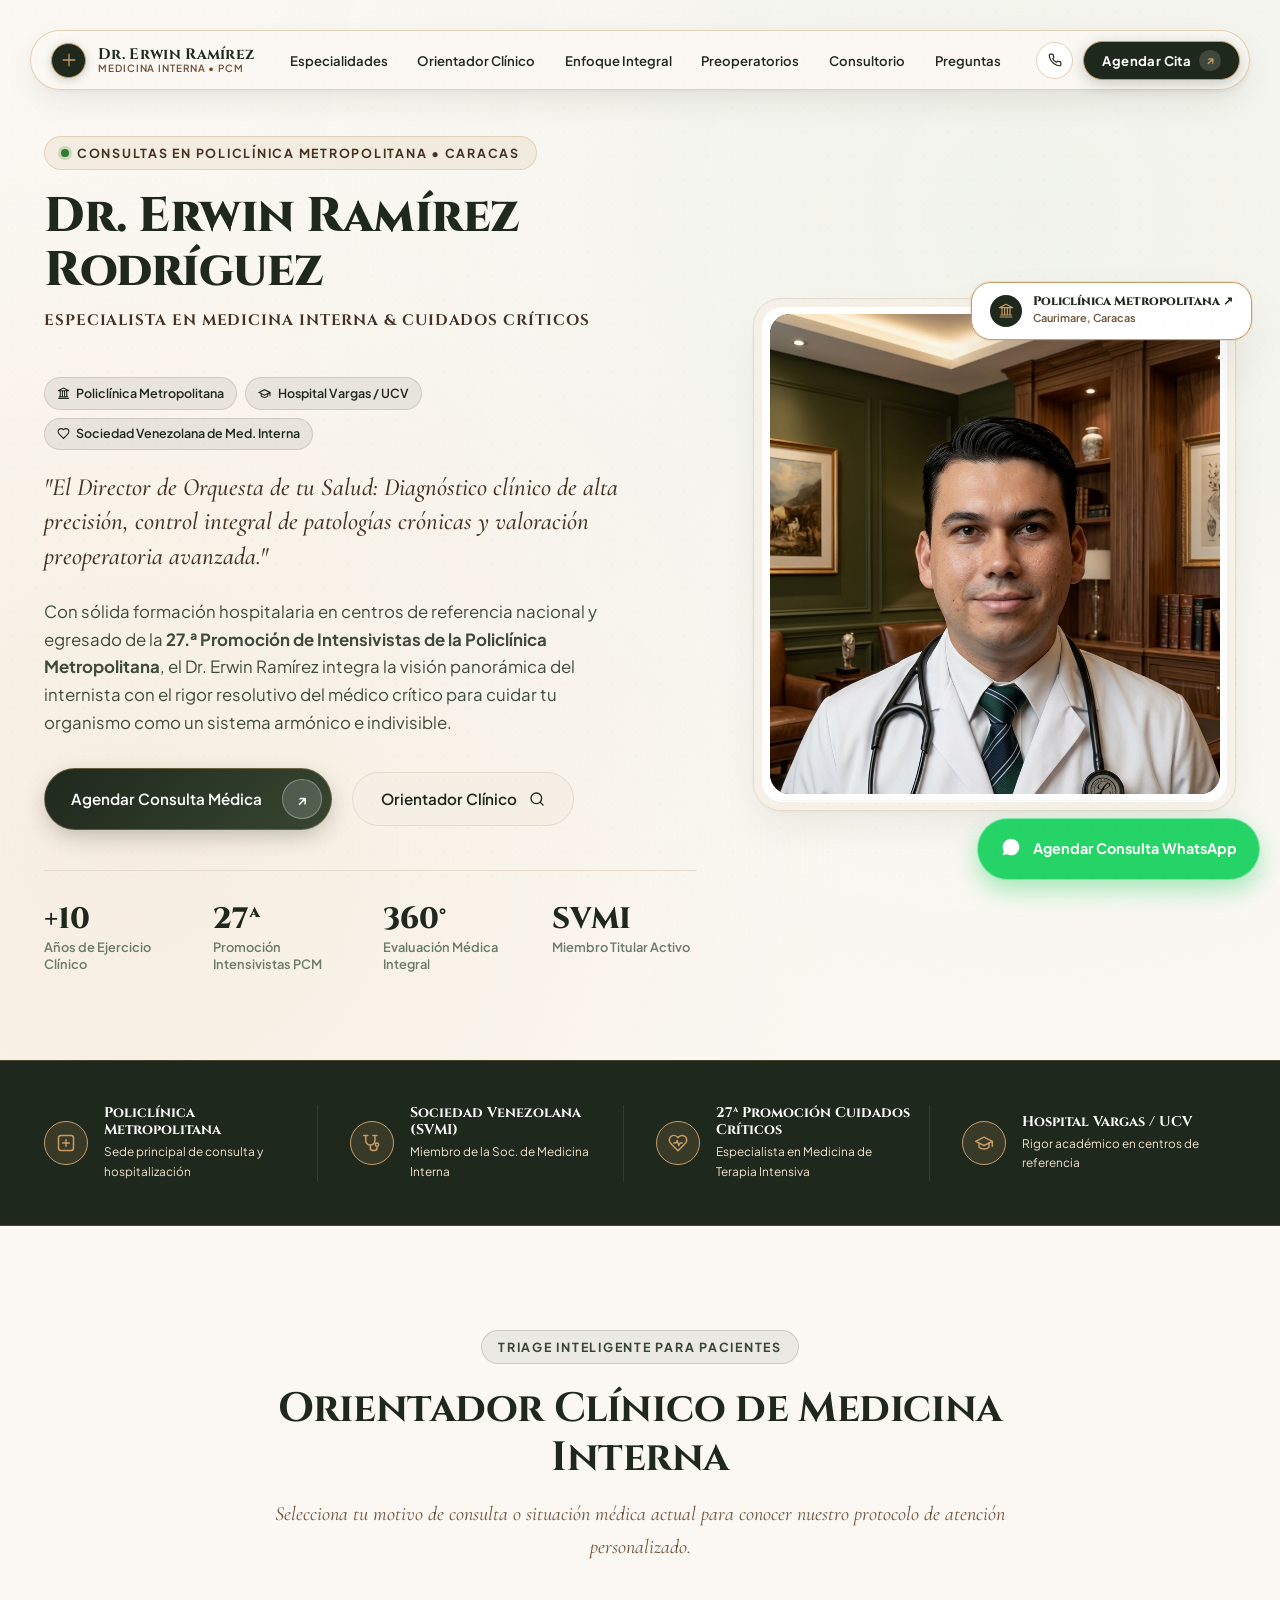
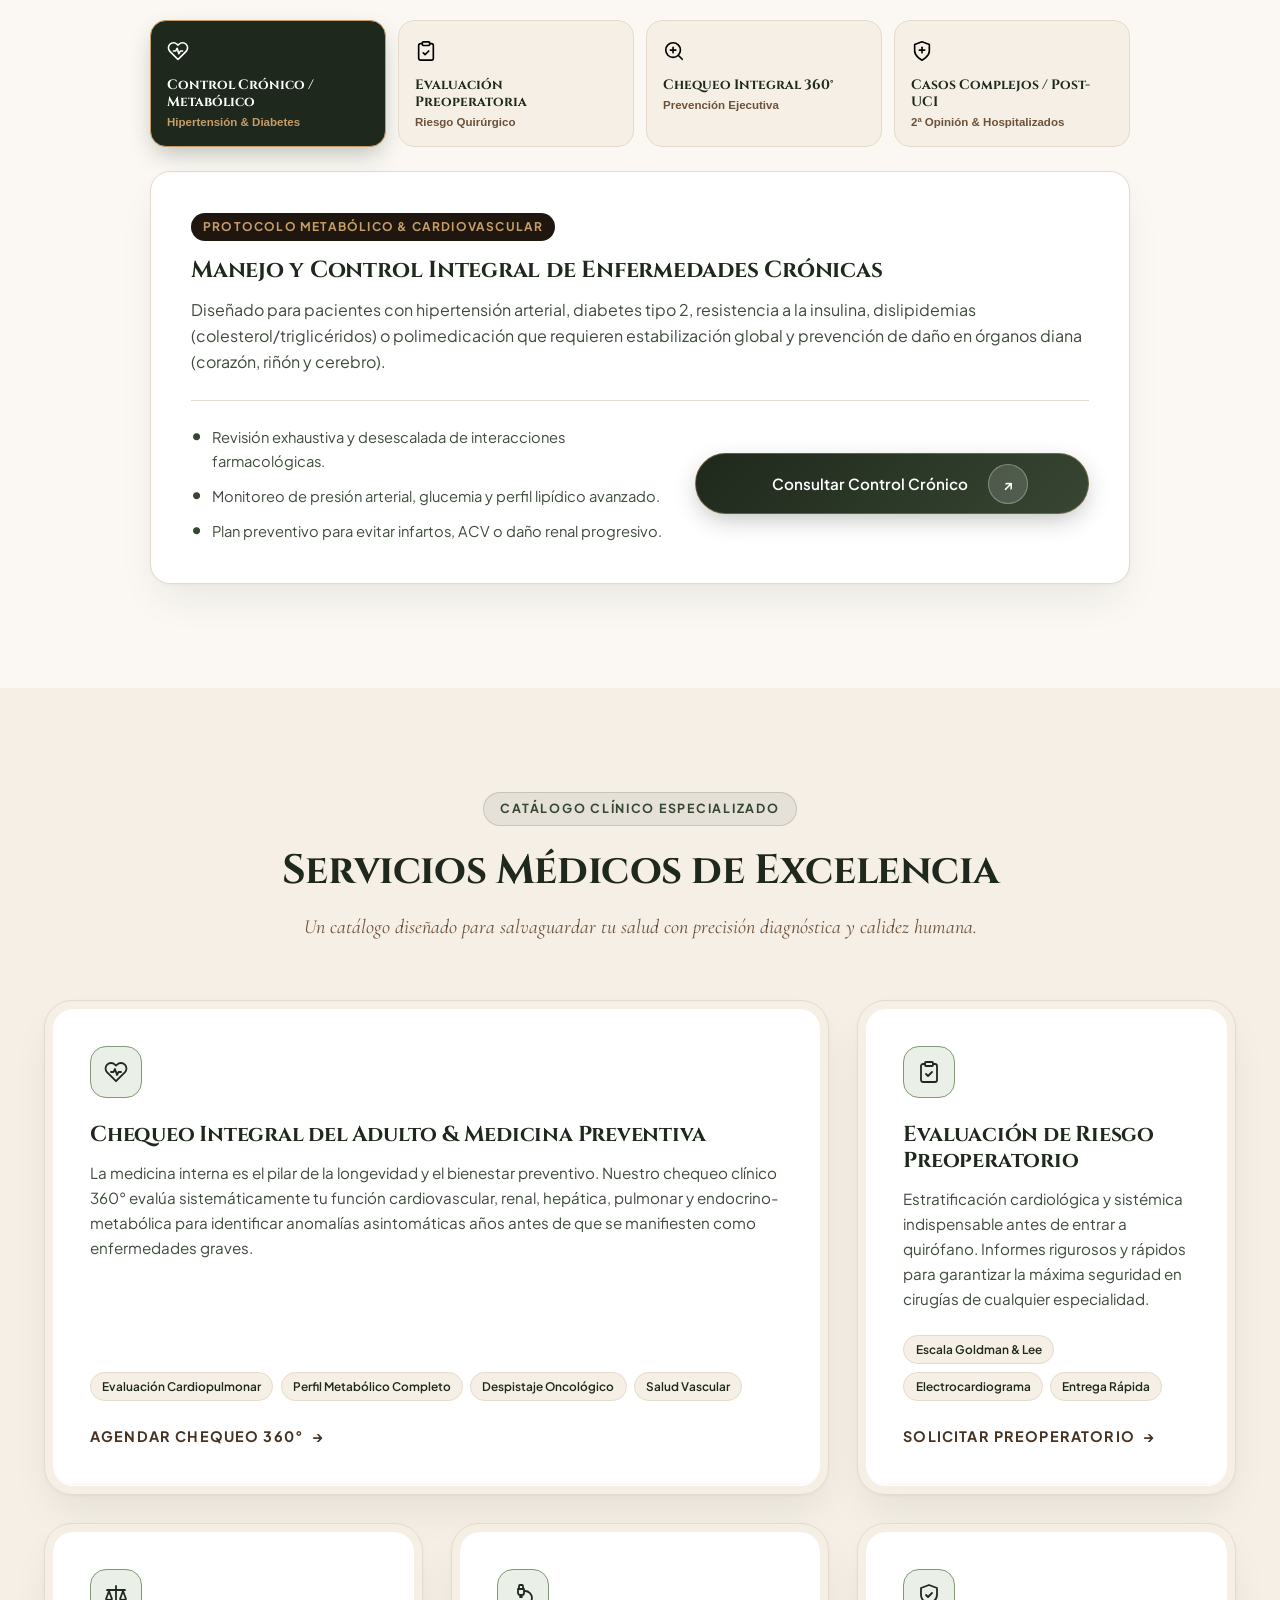
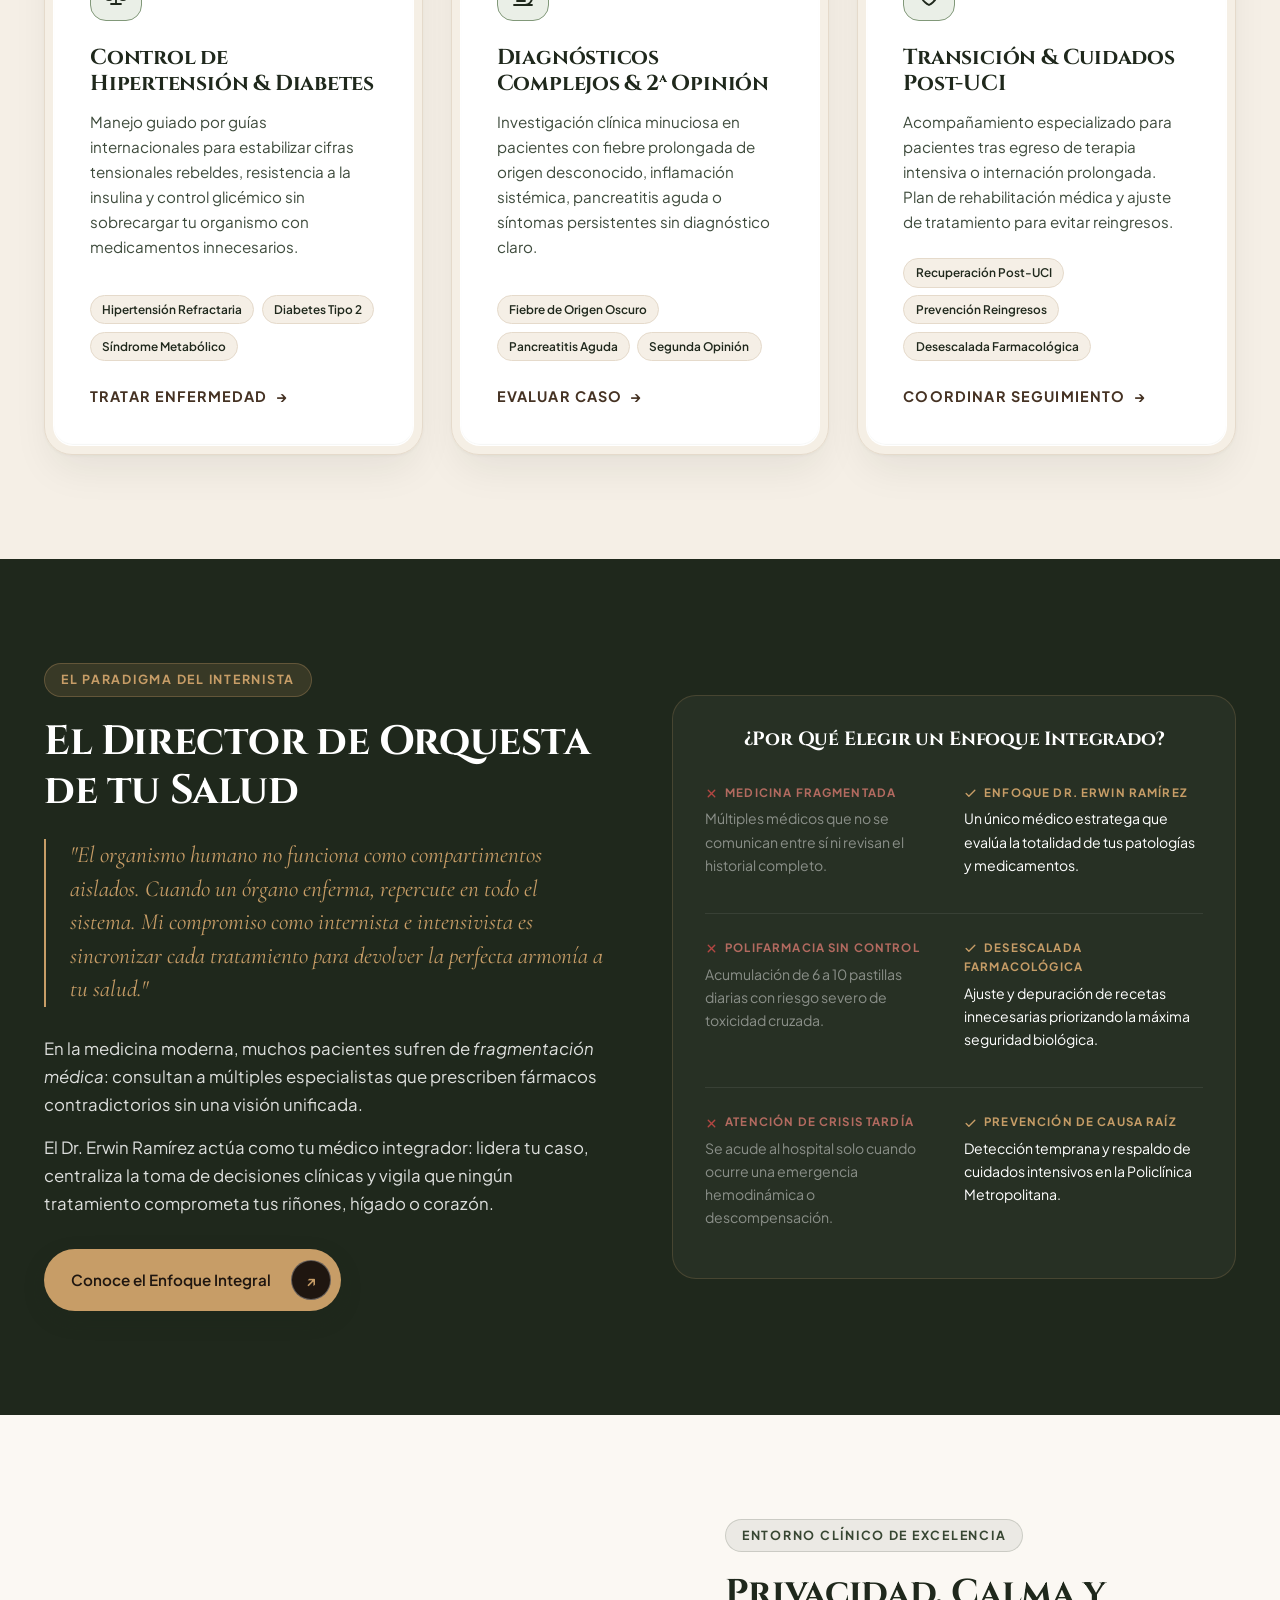
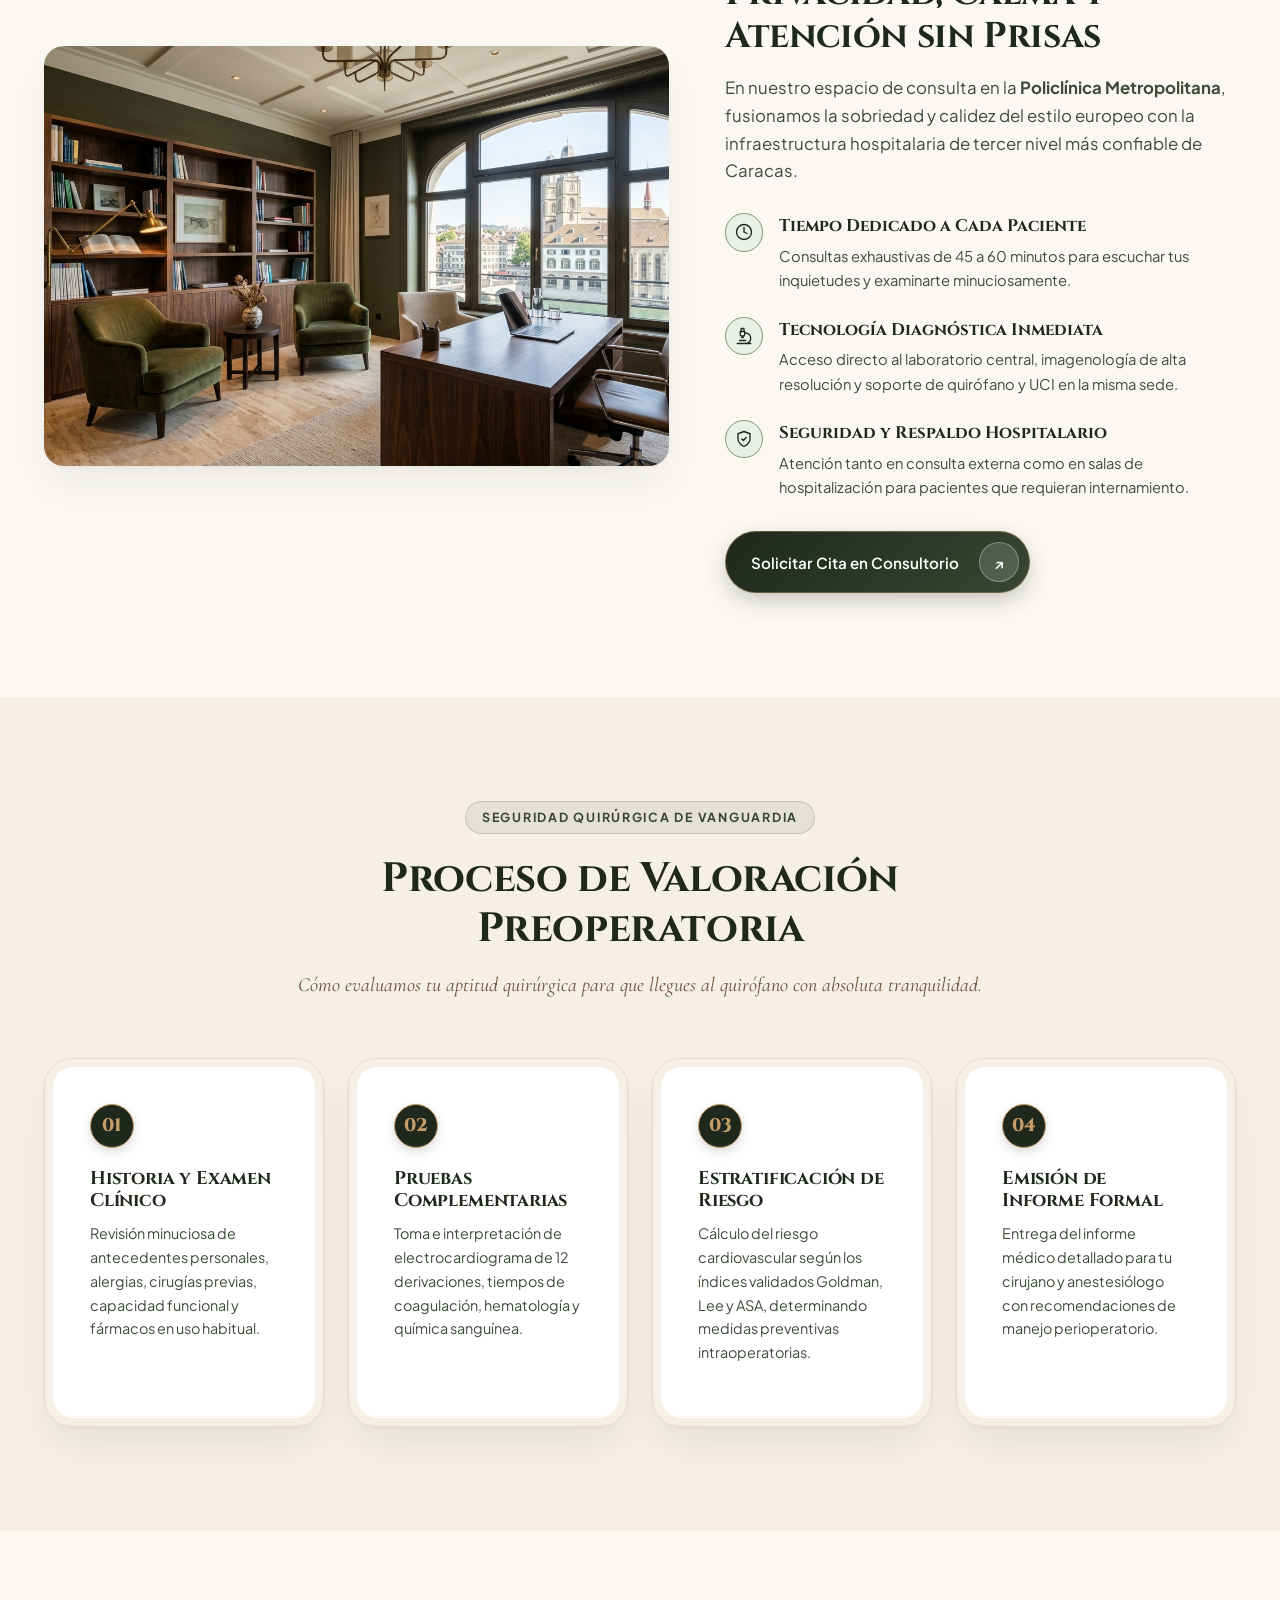
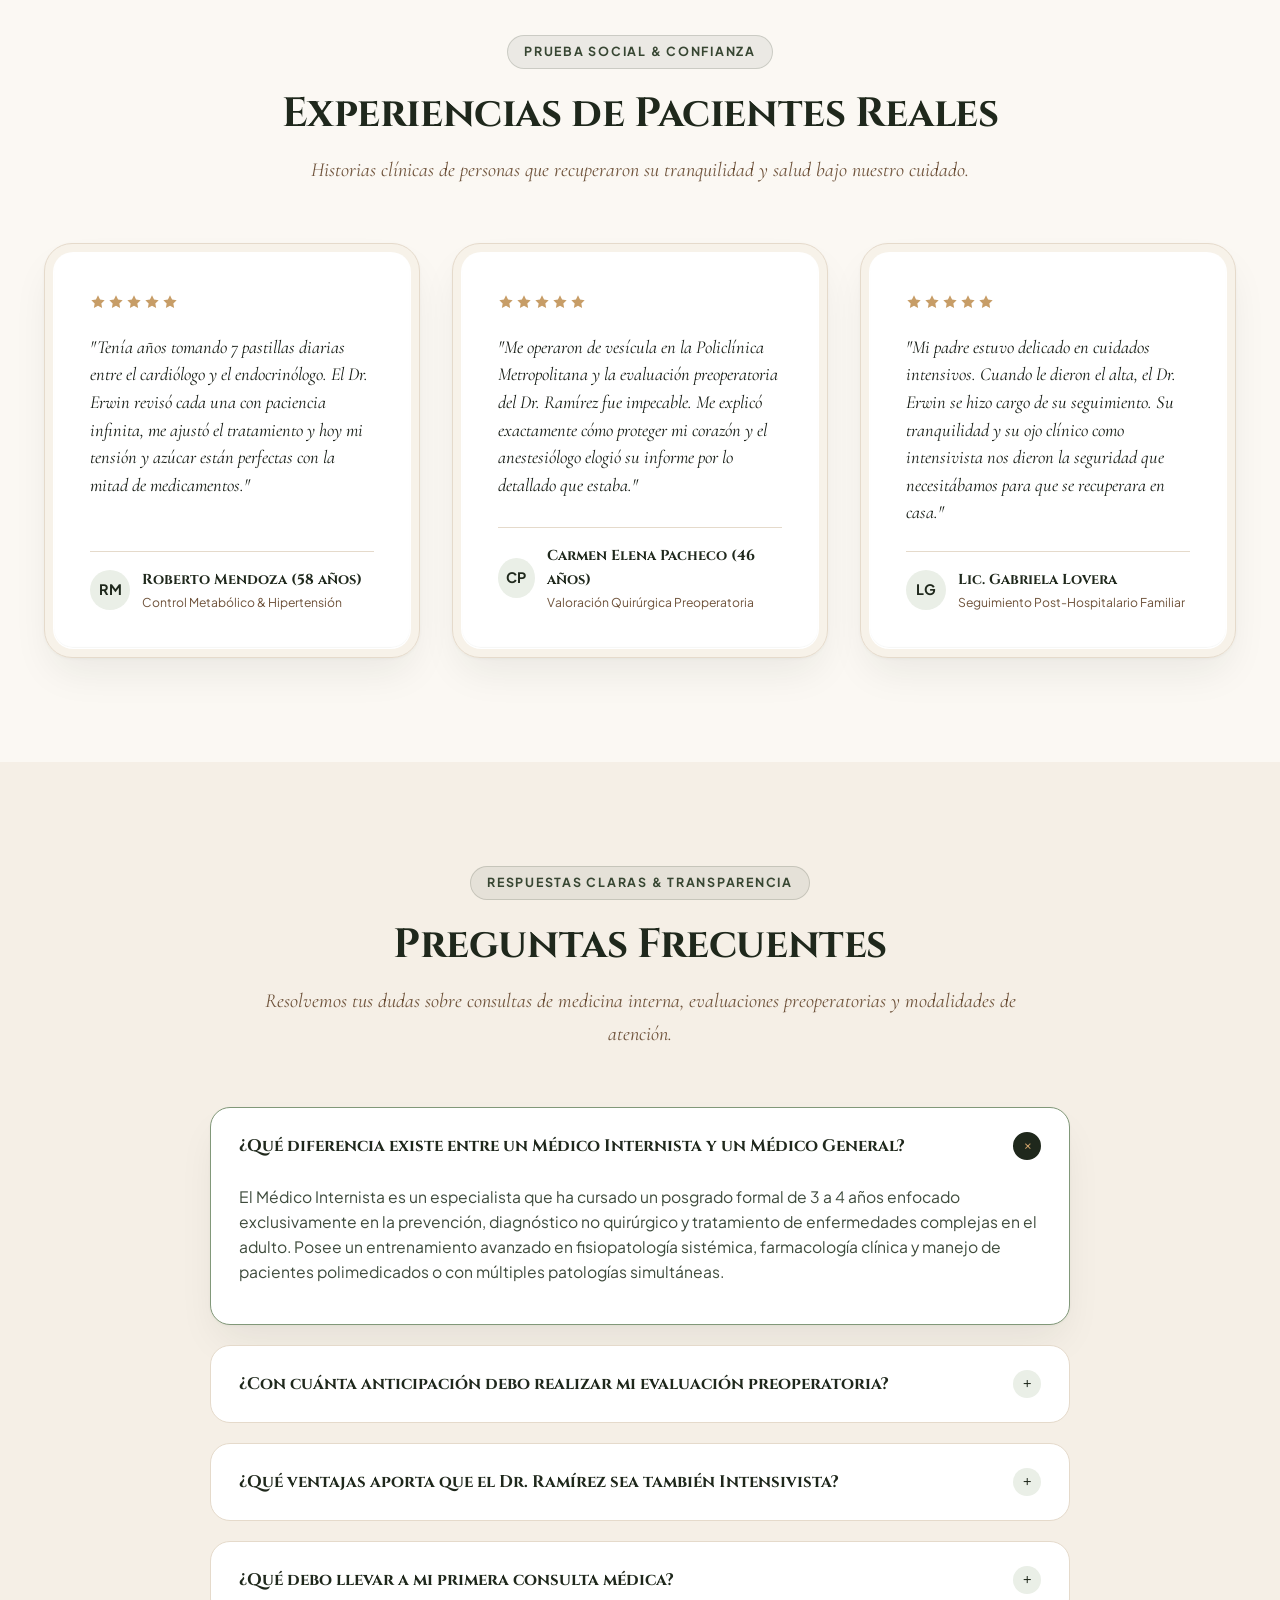
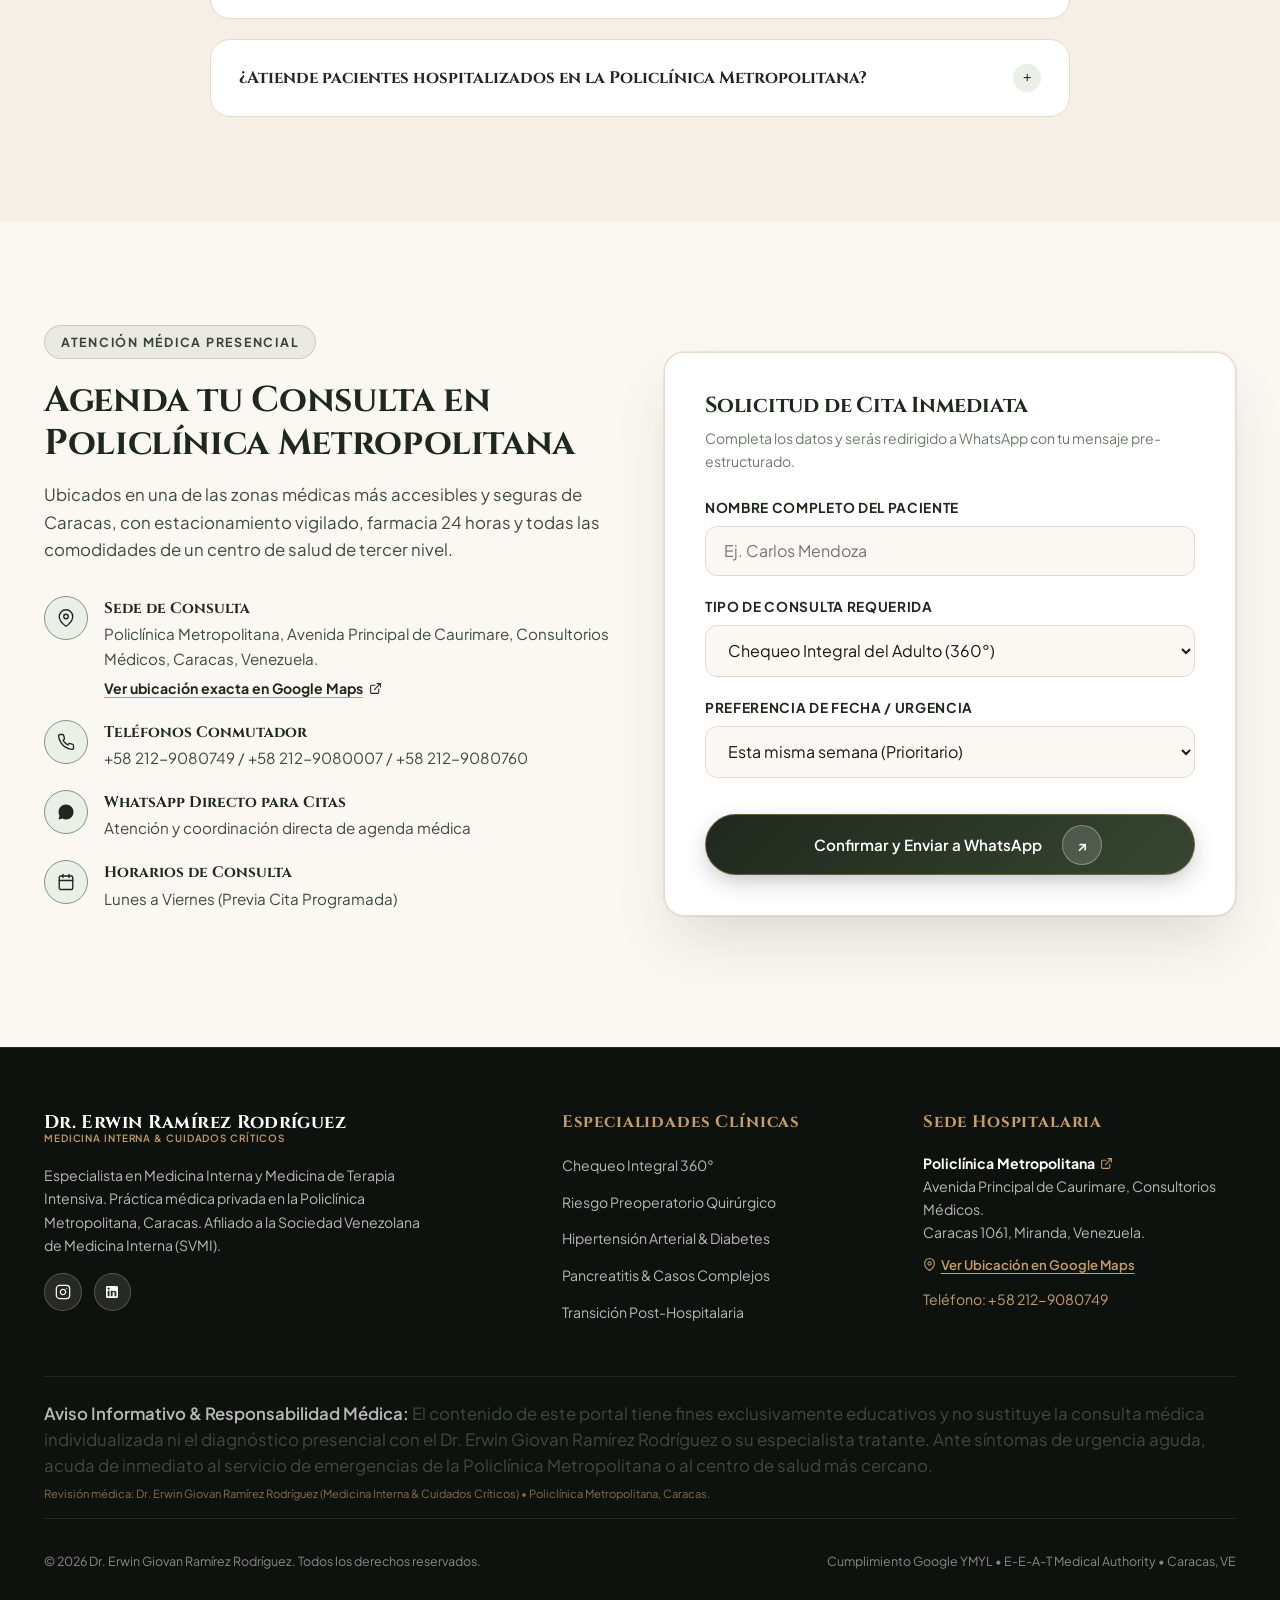
<file: dr-erwin-ramirez/index.html>
<!DOCTYPE html>
<html lang="es-VE" prefix="og: https://ogp.me/ns#">
<head>
  <meta charset="UTF-8">
  <meta name="viewport" content="width=device-width, initial-scale=1.0, viewport-fit=cover">
  <meta http-equiv="X-UA-Compatible" content="IE=edge">
  <meta http-equiv="content-language" content="es-ve">
  
  <!-- ==========================================================================
       1. GOOGLE YMYL & ADVANCED MEDICAL SEO META TAGS (STRICT COMPLIANCE)
       ========================================================================== -->
  <title>Dr. Erwin Ramírez | Medicina Interna • Policlínica Metropolitana</title>
  <meta name="description" content="Dr. Erwin Ramírez Rodríguez, Especialista en Medicina Interna y Cuidados Críticos en Policlínica Metropolitana, Caracas. Chequeos integrales y preoperatorios.">
  <meta name="keywords" content="medico internista caracas, dr erwin ramirez rodriguez, dr erwin ramirez, medicina interna policlinica metropolitana, medico intensivista caracas, evaluacion preoperatoria caracas, chequeo medico ejecutivo caracas, especialista en hipertension caracas, control diabetes caracas, consulta medicina interna caurimare">
  <meta name="author" content="Dr. Erwin Giovan Ramírez Rodríguez">
  <meta name="publisher" content="Dr. Erwin Giovan Ramírez Rodríguez">
  <meta name="robots" content="index, follow, max-snippet:-1, max-image-preview:large, max-video-preview:-1">
  <link rel="canonical" href="https://drerwinramirez.com/">
  
  <!-- Google Quality Rater & Medical E-E-A-T Signals -->
  <meta name="medical-specialty" content="Internal Medicine, Critical Care Medicine, Intensive Care, Perioperative Assessment">
  <meta name="doc-type" content="Medical Web Page">
  <meta name="revised" content="2026-08-31">
  <meta name="date-modified" content="2026-08-31">
  <meta name="date-published" content="2026-08-31">
  
  <!-- Local SEO Geo-Targeting (Caracas, Venezuela) -->
  <meta name="geo.region" content="VE-M">
  <meta name="geo.placename" content="Caracas, Miranda, Venezuela">
  <meta name="geo.position" content="10.4682;-66.8378">
  <meta name="ICBM" content="10.4682, -66.8378">

  <!-- Open Graph / WhatsApp Preview -->
  <meta property="og:type" content="profile">
  <meta property="og:locale" content="es_VE">
  <meta property="og:title" content="Dr. Erwin Ramírez Rodríguez | Medicina Interna y Cuidados Críticos | Policlínica Metropolitana">
  <meta property="og:description" content="El Director de Orquesta de tu Salud. Diagnóstico clínico integral, manejo de enfermedades crónicas complejas y valoración de riesgo preoperatorio en Caracas.">
  <meta property="og:url" content="https://drerwinramirez.com/">
  <meta property="og:image" content="assets/dr_erwin_enhanced.jpg">
  <meta property="og:image:alt" content="Dr. Erwin Ramírez Rodríguez Médico Internista e Intensivista Policlínica Metropolitana Caracas">
  <meta property="og:image:width" content="800">
  <meta property="og:image:height" content="677">
  <meta property="og:site_name" content="Dr. Erwin Ramírez Rodríguez — Medicina Interna">
  
  <!-- Twitter Card -->
  <meta name="twitter:card" content="summary_large_image">
  <meta name="twitter:title" content="Dr. Erwin Ramírez Rodríguez | Especialista en Medicina Interna Caracas">
  <meta name="twitter:description" content="Atención médica integral de adultos y pacientes críticos en la Policlínica Metropolitana. Agenda tu consulta especializada.">
  <meta name="twitter:image" content="assets/dr_erwin_enhanced.jpg">

  <!-- ==========================================================================
       2. EUROPEAN LUXURY TYPOGRAPHY & ASSETS PRECONNECT
       ========================================================================== -->
  <link rel="preconnect" href="https://fonts.googleapis.com">
  <link rel="preconnect" href="https://fonts.gstatic.com" crossorigin>
  <link href="https://fonts.googleapis.com/css2?family=Cinzel:wght@400;500;600;700;800;900&family=Cormorant+Garamond:ital,wght@0,300;0,400;0,500;0,600;0,700;1,400;1,600&family=Plus+Jakarta+Sans:wght@300;400;500;600;700;800&display=swap" rel="stylesheet">
  
  <!-- ==========================================================================
       3. GOOGLE YMYL & MEDICAL E-E-A-T SCHEMA.ORG GRAPH (JSON-LD)
       ========================================================================== -->
  <script type="application/ld+json">
  {
    "@context": "https://schema.org",
    "@graph": [
      {
        "@type": "MedicalWebPage",
        "@id": "https://drerwinramirez.com/#medicalpage",
        "url": "https://drerwinramirez.com/",
        "name": "Dr. Erwin Ramírez Rodríguez | Medicina Interna y Cuidados Críticos en Caracas",
        "description": "Portal médico oficial con información rigurosa sobre chequeos preventivos integrales, control de hipertensión y diabetes, valoración de riesgo preoperatorio y manejo de pacientes críticos en la Policlínica Metropolitana.",
        "inLanguage": "es-VE",
        "datePublished": "2026-08-31",
        "dateModified": "2026-08-31",
        "lastReviewed": "2026-08-31",
        "reviewedBy": {
          "@id": "https://drerwinramirez.com/#physician"
        },
        "author": {
          "@id": "https://drerwinramirez.com/#physician"
        },
        "breadcrumb": {
          "@type": "BreadcrumbList",
          "itemListElement": [
            {
              "@type": "ListItem",
              "position": 1,
              "name": "Inicio",
              "item": "https://drerwinramirez.com/"
            },
            {
              "@type": "ListItem",
              "position": 2,
              "name": "Medicina Interna",
              "item": "https://drerwinramirez.com/#servicios"
            },
            {
              "@type": "ListItem",
              "position": 3,
              "name": "Valoración Preoperatoria",
              "item": "https://drerwinramirez.com/#preoperatorio"
            },
            {
              "@type": "ListItem",
              "position": 4,
              "name": "Contacto & Citas",
              "item": "https://drerwinramirez.com/#contacto"
            }
          ]
        },
        "about": [
          {
            "@type": "MedicalProcedure",
            "name": "Chequeo Médico Integral del Adulto (Executive Check-up)",
            "procedureType": "DiagnosticProcedure",
            "howPerformed": "Evaluación clínica 360°, despistaje de factores de riesgo cardiovascular y metabólico, revisión de biomarcadores y formulación de plan médico personalizado."
          },
          {
            "@type": "MedicalProcedure",
            "name": "Valoración de Riesgo Quirúrgico y Preoperatorio",
            "procedureType": "DiagnosticProcedure",
            "howPerformed": "Estratificación del riesgo anestésico y cardiovascular según escalas Goldman, Lee y ASA, optimizando la seguridad del paciente previo a cirugías complejas."
          },
          {
            "@type": "MedicalProcedure",
            "name": "Manejo y Control de Enfermedades Crónicas Complejas",
            "procedureType": "TherapeuticProcedure",
            "howPerformed": "Tratamiento personalizado para hipertensión arterial, diabetes tipo 2, dislipidemias y desescalada de polifarmacia."
          },
          {
            "@type": "MedicalCondition",
            "name": "Hipertensión Arterial y Síndrome Metabólico",
            "possibleTreatment": "Protocolo farmacológico individualizado, monitoreo continuo y control de daño en órganos diana."
          },
          {
            "@type": "MedicalCondition",
            "name": "Pancreatitis Aguda e Infecciones Sistémicas Severas",
            "possibleTreatment": "Estabilización hemodinámica, manejo médico hospitalario e interconsulta intensiva."
          }
        ]
      },
      {
        "@type": "Physician",
        "@id": "https://drerwinramirez.com/#physician",
        "name": "Dr. Erwin Giovan Ramírez Rodríguez",
        "alternateName": ["Dr. Erwin Ramírez", "Dr. Erwin Ramirez Rodriguez"],
        "image": "https://drerwinramirez.com/assets/dr_erwin_enhanced.jpg",
        "jobTitle": "Médico Especialista en Medicina Interna y Medicina Crítica",
        "medicalSpecialty": [
          "https://schema.org/InternalMedicine",
          "https://schema.org/CriticalCare"
        ],
        "knowsAbout": [
          "Medicina Interna Integral",
          "Cuidados Intensivos y Terapia Crítica",
          "Evaluación y Riesgo Preoperatorio",
          "Hipertensión Arterial Refractaria",
          "Diabetes Mellitus Tipo 2",
          "Pancreatitis Aguda",
          "Sepsis y Soporte Hemodinámico",
          "Desescalada de Polifarmacia"
        ],
        "alumniOf": [
          {
            "@type": "CollegeOrUniversity",
            "name": "Universidad Central de Venezuela (UCV) - Hospital Vargas de Caracas"
          },
          {
            "@type": "EducationalOrganization",
            "name": "Policlínica Metropolitana (27ª Promoción de Intensivistas, 2020)"
          }
        ],
        "memberOf": [
          {
            "@type": "MedicalOrganization",
            "name": "Sociedad Venezolana de Medicina Interna (SVMI)"
          }
        ],
        "hospitalAffiliation": [
          {
            "@type": "Hospital",
            "name": "Policlínica Metropolitana",
            "address": {
              "@type": "PostalAddress",
              "streetAddress": "Avenida Principal de Caurimare, Consultorios Médicos",
              "addressLocality": "Caracas",
              "addressRegion": "Miranda",
              "postalCode": "1061",
              "addressCountry": "VE"
            },
            "telephone": "+58-212-9080749"
          }
        ],
        "telephone": "+58-212-9080749",
        "priceRange": "$$",
        "sameAs": [
          "https://www.instagram.com/erwin88877/",
          "https://www.linkedin.com/in/erwin-ram%C3%ADrez-rodr%C3%ADguez-2113b2136/"
        ]
      }
    ]
  },
      {
        "@type": "FAQPage",
        "@id": "https://drerwinramirez.com/#faq",
        "mainEntity": [
          {
            "@type": "Question",
            "name": "¿Cuándo debo acudir al Médico Internista en lugar de ir directamente a un subespecialista?",
            "acceptedAnswer": {
              "@type": "Answer",
              "text": "El Médico Internista es el especialista clínico central del adulto. Debe acudir ante síntomas no diagnosticados (fatiga crónica, pérdida de peso, dolor difuso), múltiples patologías simultáneas (hipertensión, diabetes, tiroides), o cuando requiere un chequeo preventivo integral. El internista articula su plan de salud y determina si requiere subespecialistas."
            }
          },
          {
            "@type": "Question",
            "name": "¿Qué incluye la consulta de Valoración de Riesgo Preoperatorio y cuánto tiempo toma?",
            "acceptedAnswer": {
              "@type": "Answer",
              "text": "Incluye historia clínica completa, evaluación cardiovascular y pulmonar, estratificación de riesgo según escalas validadas (Goldman, Lee, ASA), revisión de analíticas y electrocardiograma, y emisión de informe formal con recomendaciones perioperatorias para el equipo quirúrgico."
            }
          },
          {
            "@type": "Question",
            "name": "¿Cuál es la ventaja de que mi internista sea además especialista en Medicina Crítica (Intensivista)?",
            "acceptedAnswer": {
              "@type": "Answer",
              "text": "La formación en Terapia Intensiva (27ª Promoción Policlínica Metropolitana) aporta una agudeza diagnóstica superior ante signos de alarma sutiles, dominio avanzado de farmacología compleja y capacidad de anticipación ante complicaciones en pacientes con patologías cardiovasculares o metabólicas complejas."
            }
          },
          {
            "@type": "Question",
            "name": "¿Dónde está ubicado el consultorio y cómo es el esquema de atención?",
            "acceptedAnswer": {
              "@type": "Answer",
              "text": "Las consultas se realizan en la Policlínica Metropolitana, Avenida Principal de Caurimare, Caracas. Se atiende bajo estricta agenda previa para garantizar consultas prolongadas de 45 a 60 minutos sin prisas ni salas de espera congestionadas."
            }
          },
          {
            "@type": "Question",
            "name": "¿Qué documentos o estudios debo llevar a mi primera consulta médica?",
            "acceptedAnswer": {
              "@type": "Answer",
              "text": "Se recomienda traer informes médicos previos, lista completa de medicamentos actuales con sus dosis, analíticas de laboratorio recientes y estudios de imagen realizados en los últimos 12 meses."
            }
          },
          {
            "@type": "Question",
            "name": "¿Cómo solicito una cita médica o presupuesto de valoración?",
            "acceptedAnswer": {
              "@type": "Answer",
              "text": "Puede coordinar su cita de forma directa a través del canal oficial de WhatsApp del consultorio o llamando a la central telefónica de la Policlínica Metropolitana (+58 212-9080749)."
            }
          }
        ]
      }
  </script>

  <!-- ==========================================================================
       4. LUXURY EUROPEAN MEDICAL DESIGN SYSTEM (OLIVE, BROWN, ESPRESSO, BEIGE)
       ========================================================================== -->
  <style>
    :root {
      /* Palette: Olive Green, Espresso Brown, Dark Charcoal, Warm Beige Linen */
      --color-olive-dark: #1F281C;
      --color-olive-primary: #374632;
      --color-olive-light: #52674B;
      --color-olive-sage: #819879;
      --color-olive-mist: #EAEFE7;
      --color-olive-subtle: #F3F7F1;

      --color-espresso-deep: #1F1610;
      --color-brown-primary: #453223;
      --color-brown-warm: #6D5139;
      --color-cognac-gold: #9E744E;
      --color-gold-accent: #C79D67;
      --color-gold-light: #F2E3CD;

      --color-dark-obsidian: #0E120E;
      --color-dark-surface: #181E17;
      --color-dark-card: #222B21;
      --color-dark-border: rgba(129, 152, 121, 0.2);

      --color-beige-canvas: #FBF8F3;
      --color-beige-surface: #F5EFE6;
      --color-beige-card: #FFFFFF;
      --color-beige-border: #E5DACB;
      --color-linen: #ECE3D4;

      --text-main: #141A13;
      --text-body: #3E4B3C;
      --text-muted: #6B7B69;
      --text-light: #F9F7F4;

      /* Typography */
      --font-display: 'Cinzel', serif;
      --font-editorial: 'Cormorant Garamond', Georgia, serif;
      --font-sans: 'Plus Jakarta Sans', -apple-system, BlinkMacSystemFont, sans-serif;

      /* Shadows & Double-Bezel Architecture */
      --radius-outer: 1.75rem;
      --radius-inner: calc(1.75rem - 0.5rem);
      --radius-button: 9999px;

      --shadow-subtle: 0 4px 20px -2px rgba(31, 40, 28, 0.05);
      --shadow-premium: 0 20px 40px -8px rgba(31, 40, 28, 0.08), 0 1px 3px rgba(31, 40, 28, 0.04);
      --shadow-floating: 0 30px 60px -12px rgba(31, 40, 28, 0.15), 0 0 1px 1px rgba(199, 157, 103, 0.2);
      --shadow-inner-glow: inset 0 1px 1px rgba(255, 255, 255, 0.8), inset 0 -1px 1px rgba(31, 40, 28, 0.04);

      /* Motion physics */
      --ease-fluid: cubic-bezier(0.32, 0.72, 0, 1);
      --transition-smooth: all 0.5s var(--ease-fluid);
    }

    /* Reset & Base Setup */
    *, *::before, *::after {
      box-sizing: border-box;
      margin: 0;
      padding: 0;
    }

    html {
      scroll-behavior: smooth;
      font-size: 16px;
      -webkit-text-size-adjust: 100%;
      background-color: var(--color-beige-canvas);
      color: var(--text-main);
      overflow-x: hidden;
    }

    body {
      font-family: var(--font-sans);
      background-color: var(--color-beige-canvas);
      line-height: 1.65;
      color: var(--text-body);
      overflow-x: hidden;
      position: relative;
    }

    /* Subtle Paper Texture Noise Overlay */
    body::before {
      content: '';
      position: fixed;
      inset: 0;
      width: 100%;
      height: 100%;
      pointer-events: none;
      z-index: 999;
      opacity: 0.02;
      background-image: radial-gradient(rgba(31, 40, 28, 0.8) 1px, transparent 0);
      background-size: 24px 24px;
    }

    /* Typography Hierarchy */
    h1, h2, h3, h4, .font-serif {
      font-family: var(--font-display);
      color: var(--text-main);
      letter-spacing: -0.01em;
      line-height: 1.2;
      font-weight: 700;
    }

    .font-editorial {
      font-family: var(--font-editorial);
    }

    p {
      margin-bottom: 1rem;
      font-size: 1.05rem;
      color: var(--text-body);
    }

    a {
      color: inherit;
      text-decoration: none;
      transition: var(--transition-smooth);
    }

    img {
      max-width: 100%;
      height: auto;
      display: block;
    }

    /* Layout Containers */
    .container {
      width: 100%;
      max-width: 1240px;
      margin-left: auto;
      margin-right: auto;
      padding-left: 1.5rem;
      padding-right: 1.5rem;
    }

    .section {
      padding-top: 6.5rem;
      padding-bottom: 6.5rem;
      position: relative;
    }

    @media (max-width: 768px) {
      .section {
        padding-top: 4rem;
        padding-bottom: 4rem;
      }
      .container {
        padding-left: 1.25rem;
        padding-right: 1.25rem;
      }
    }

    /* ==========================================================================
       DOUBLE-BEZEL / NESTED ARCHITECTURE (MACHINED LUXURY CARDS)
       ========================================================================== */
    .bezel-outer {
      background: rgba(245, 239, 230, 0.7);
      border: 1px solid var(--color-beige-border);
      padding: 0.5rem;
      border-radius: var(--radius-outer);
      box-shadow: var(--shadow-premium);
      transition: var(--transition-smooth);
    }

    .bezel-outer:hover {
      transform: translateY(-3px);
      box-shadow: var(--shadow-floating);
      border-color: var(--color-gold-accent);
    }

    .bezel-inner {
      background: var(--color-beige-card);
      border-radius: var(--radius-inner);
      padding: 2.25rem;
      border: 1px solid rgba(255, 255, 255, 0.9);
      box-shadow: var(--shadow-inner-glow);
      height: 100%;
      display: flex;
      flex-direction: column;
    }

    /* Dark Double-Bezel */
    .bezel-outer-dark {
      background: rgba(24, 30, 23, 0.8);
      border: 1px solid var(--color-dark-border);
      padding: 0.5rem;
      border-radius: var(--radius-outer);
      box-shadow: 0 20px 40px -10px rgba(0, 0, 0, 0.5);
      transition: var(--transition-smooth);
    }

    .bezel-inner-dark {
      background: var(--color-dark-card);
      border-radius: var(--radius-inner);
      padding: 2.25rem;
      border: 1px solid rgba(129, 152, 121, 0.15);
      height: 100%;
    }

    /* ==========================================================================
       BUTTON-IN-BUTTON ARCHITECTURE (AWWWARDS-TIER INTERACTION)
       ========================================================================== */
    .btn-luxury {
      display: inline-flex;
      align-items: center;
      justify-content: space-between;
      gap: 1.25rem;
      background: linear-gradient(135deg, var(--color-olive-dark) 0%, var(--color-olive-primary) 100%);
      color: #FFFFFF !important;
      font-family: var(--font-sans);
      font-weight: 600;
      font-size: 0.95rem;
      padding: 0.6rem 0.6rem 0.6rem 1.6rem;
      border-radius: var(--radius-button);
      border: 1px solid rgba(199, 157, 103, 0.4);
      box-shadow: 0 8px 24px -4px rgba(31, 40, 28, 0.3);
      cursor: pointer;
      transition: var(--transition-smooth);
      text-decoration: none;
    }

    .btn-luxury:hover {
      transform: translateY(-2px);
      box-shadow: 0 14px 30px -4px rgba(31, 40, 28, 0.45);
      background: linear-gradient(135deg, var(--color-olive-primary) 0%, var(--color-brown-primary) 100%);
      border-color: var(--color-gold-accent);
    }

    .btn-luxury:active {
      transform: scale(0.98);
    }

    .btn-icon-circle {
      width: 2.5rem;
      height: 2.5rem;
      background: rgba(255, 255, 255, 0.15);
      border-radius: 50%;
      display: flex;
      align-items: center;
      justify-content: center;
      transition: var(--transition-smooth);
      border: 1px solid rgba(255, 255, 255, 0.3);
    }

    .btn-luxury:hover .btn-icon-circle {
      background: var(--color-gold-accent);
      color: var(--color-espresso-deep);
      transform: rotate(45deg) scale(1.05);
    }

    .btn-secondary {
      display: inline-flex;
      align-items: center;
      gap: 0.75rem;
      background: var(--color-beige-surface);
      color: var(--color-olive-dark);
      font-weight: 600;
      font-size: 0.95rem;
      padding: 0.85rem 1.75rem;
      border-radius: var(--radius-button);
      border: 1px solid var(--color-beige-border);
      transition: var(--transition-smooth);
    }

    .btn-secondary:hover {
      background: var(--color-olive-mist);
      border-color: var(--color-olive-sage);
      color: var(--color-olive-dark);
      transform: translateY(-2px);
    }

    /* Eyebrow Badge */
    .eyebrow-pill {
      display: inline-flex;
      align-items: center;
      gap: 0.5rem;
      background: rgba(55, 70, 50, 0.08);
      color: var(--color-olive-primary);
      font-size: 0.78rem;
      font-weight: 700;
      text-transform: uppercase;
      letter-spacing: 0.14em;
      padding: 0.35rem 1rem;
      border-radius: 9999px;
      border: 1px solid rgba(55, 70, 50, 0.18);
      margin-bottom: 1.25rem;
    }

    .eyebrow-pill-gold {
      background: rgba(199, 157, 103, 0.12);
      color: var(--color-brown-primary);
      border-color: rgba(199, 157, 103, 0.35);
    }

    .status-dot {
      width: 8px;
      height: 8px;
      background-color: #2E7D32;
      border-radius: 50%;
      display: inline-block;
      box-shadow: 0 0 0 3px rgba(46, 125, 50, 0.2);
      animation: pulseDot 2s infinite ease-in-out;
    }

    @keyframes pulseDot {
      0% { transform: scale(0.95); box-shadow: 0 0 0 0 rgba(46, 125, 50, 0.4); }
      70% { transform: scale(1); box-shadow: 0 0 0 6px rgba(46, 125, 50, 0); }
      100% { transform: scale(0.95); box-shadow: 0 0 0 0 rgba(46, 125, 50, 0); }
    }

    /* ==========================================================================
       5. FLOATING GLASS NAVIGATION PILL (LUXURY ATELIER DEFINITIVE EDITION)
       ========================================================================== */
    .header-island {
      position: fixed;
      top: 1.15rem;
      left: 0;
      right: 0;
      z-index: 100;
      display: flex;
      justify-content: center;
      padding: 0 1.25rem;
      pointer-events: none;
    }

    .nav-pill {
      pointer-events: auto;
      background: rgba(251, 248, 243, 0.96);
      backdrop-filter: blur(25px) saturate(180%);
      -webkit-backdrop-filter: blur(25px) saturate(180%);
      border: 1px solid rgba(199, 157, 103, 0.45);
      border-radius: 9999px;
      padding: 0.35rem 0.55rem 0.35rem 1.25rem;
      display: flex;
      align-items: center;
      justify-content: space-between;
      gap: 1.25rem;
      box-shadow: 0 12px 36px -8px rgba(31, 40, 28, 0.12), 
                  0 2px 6px rgba(0, 0, 0, 0.03), 
                  inset 0 1px 0 rgba(255, 255, 255, 0.95);
      max-width: 1220px;
      width: 100%;
      height: 3.75rem;
      transition: var(--transition-smooth);
    }

    /* Brand Signature */
    .brand-crest {
      display: flex !important;
      flex-direction: row !important;
      align-items: center !important;
      gap: 0.75rem !important;
      text-decoration: none !important;
      flex-shrink: 0 !important;
      white-space: nowrap !important;
    }

    .brand-emblem-badge {
      width: 2.2rem;
      height: 2.2rem;
      border-radius: 50%;
      background: var(--color-olive-dark);
      color: var(--color-gold-accent);
      display: flex;
      align-items: center;
      justify-content: center;
      border: 1px solid var(--color-gold-accent);
      box-shadow: 0 2px 8px rgba(43, 58, 38, 0.25);
      flex-shrink: 0;
      transition: var(--transition-smooth);
    }

    .brand-crest:hover .brand-emblem-badge {
      transform: scale(1.06);
      background: var(--color-brown-primary);
      border-color: var(--color-gold-light);
    }

    .brand-text-wrap {
      display: flex;
      flex-direction: column;
      justify-content: center;
      white-space: nowrap;
    }

    .brand-title {
      font-family: var(--font-display);
      font-size: 0.95rem;
      font-weight: 700;
      color: var(--color-olive-dark);
      letter-spacing: 0.02em;
      line-height: 1.15;
      white-space: nowrap;
    }

    .brand-sub {
      font-size: 0.62rem;
      color: var(--color-brown-warm);
      text-transform: uppercase;
      letter-spacing: 0.09em;
      font-weight: 600;
      white-space: nowrap;
      line-height: 1.15;
    }

    /* Strict Single Line Navigation Links */
    .nav-links {
      display: flex !important;
      align-items: center !important;
      gap: 0.35rem !important;
      list-style: none !important;
      margin: 0 !important;
      padding: 0 !important;
      flex-wrap: nowrap !important;
      white-space: nowrap !important;
    }

    .nav-links li {
      list-style: none !important;
      white-space: nowrap !important;
      flex-shrink: 0 !important;
    }

    .nav-link {
      font-size: 0.82rem;
      font-weight: 600;
      color: var(--color-olive-dark);
      padding: 0.45rem 0.75rem;
      border-radius: 9999px;
      white-space: nowrap !important;
      text-decoration: none;
      transition: var(--transition-smooth);
      display: inline-block;
    }

    .nav-link:hover {
      color: var(--color-brown-primary);
      background: rgba(43, 58, 38, 0.07);
    }

    /* CTA Group on the Right */
    .nav-cta {
      display: flex;
      align-items: center;
      gap: 0.6rem;
      flex-shrink: 0;
      white-space: nowrap;
    }

    .nav-btn-call {
      width: 2.35rem;
      height: 2.35rem;
      border-radius: 50%;
      background: rgba(255, 255, 255, 0.9);
      color: var(--color-olive-dark);
      display: flex;
      align-items: center;
      justify-content: center;
      border: 1px solid rgba(199, 157, 103, 0.45);
      transition: var(--transition-smooth);
      flex-shrink: 0;
      text-decoration: none;
    }

    .nav-btn-call:hover {
      background: var(--color-olive-dark);
      color: var(--color-gold-accent);
      border-color: var(--color-olive-dark);
      transform: scale(1.05);
    }

    .nav-btn-cta {
      background: var(--color-olive-dark) !important;
      color: #FFFFFF !important;
      font-size: 0.82rem;
      font-weight: 700;
      letter-spacing: 0.03em;
      padding: 0.5rem 1.15rem;
      border-radius: 9999px;
      text-decoration: none !important;
      display: inline-flex !important;
      align-items: center;
      gap: 0.5rem;
      white-space: nowrap !important;
      flex-wrap: nowrap !important;
      border: 1px solid var(--color-gold-accent);
      box-shadow: 0 4px 15px rgba(43, 58, 38, 0.25);
      transition: var(--transition-smooth);
      flex-shrink: 0;
    }

    .nav-btn-cta:hover {
      background: var(--color-espresso-deep) !important;
      border-color: var(--color-gold-light);
      box-shadow: 0 6px 20px rgba(199, 157, 103, 0.4);
      transform: translateY(-1px);
    }

    .nav-btn-arrow {
      display: inline-flex;
      align-items: center;
      justify-content: center;
      width: 1.35rem;
      height: 1.35rem;
      border-radius: 50%;
      background: rgba(255, 255, 255, 0.15);
      color: var(--color-gold-accent);
      font-size: 0.75rem;
      font-weight: bold;
      transition: transform 0.3s ease;
      flex-shrink: 0;
    }

    .nav-btn-cta:hover .nav-btn-arrow {
      transform: translate(2px, -2px);
      background: var(--color-gold-accent);
      color: var(--color-espresso-deep);
    }

    .nav-toggle-btn {
      display: none;
      background: none;
      border: none;
      cursor: pointer;
      width: 2.4rem;
      height: 2.4rem;
      border-radius: 50%;
      align-items: center;
      justify-content: center;
      color: var(--color-olive-dark);
    }

    /* Mobile / Tablet Responsive Overrides */
    @media (max-width: 992px) {
      .nav-links {
        display: none !important;
      }
      .nav-toggle-btn {
        display: flex !important;
      }
      .nav-cta .nav-btn-cta {
        display: none !important;
      }
      .nav-pill {
        padding: 0.35rem 0.55rem 0.35rem 0.85rem;
        height: 3.4rem;
      }
      .brand-crest {
        gap: 0.5rem !important;
      }
      .brand-emblem-badge {
        width: 1.85rem;
        height: 1.85rem;
      }
    }

        /* ==========================================================================
       MOBILE MENU DRAWER OVERLAY
       ========================================================================== */
    .mobile-menu-overlay {
      position: fixed;
      inset: 0;
      width: 100vw;
      height: 100dvh;
      background: rgba(14, 18, 14, 0.98);
      backdrop-filter: blur(30px);
      -webkit-backdrop-filter: blur(30px);
      z-index: 9999;
      display: flex;
      flex-direction: column;
      justify-content: flex-start;
      align-items: center;
      padding: 5.5rem 1.5rem 4rem;
      overflow-y: auto;
      -webkit-overflow-scrolling: touch;
      overscroll-behavior: contain;
      opacity: 0;
      pointer-events: none;
      visibility: hidden;
      transition: opacity 0.35s cubic-bezier(0.32, 0.72, 0, 1), visibility 0.35s cubic-bezier(0.32, 0.72, 0, 1);
    }

    .mobile-menu-overlay.active {
      opacity: 1;
      pointer-events: auto;
      visibility: visible;
    }

    body.menu-open {
      overflow: hidden !important;
      height: 100vh !important;
      touch-action: none;
    }

    body.menu-open .whatsapp-floating-widget {
      display: none !important;
      opacity: 0 !important;
      pointer-events: none !important;
    }

    .mobile-menu-close-btn {
      position: fixed;
      top: max(1.25rem, env(safe-area-inset-top));
      right: max(1.25rem, env(safe-area-inset-right));
      width: 2.75rem;
      height: 2.75rem;
      border-radius: 50%;
      background: rgba(255, 255, 255, 0.12);
      border: 1px solid var(--color-gold-accent);
      color: #FFFFFF;
      display: flex;
      align-items: center;
      justify-content: center;
      cursor: pointer;
      z-index: 10001;
      transition: var(--transition-smooth);
      box-shadow: 0 4px 15px rgba(0,0,0,0.4);
    }

    .mobile-menu-close-btn:hover {
      background: var(--color-gold-accent);
      color: var(--color-espresso-deep);
      transform: rotate(90deg);
    }

    .mobile-nav-list {
      list-style: none;
      text-align: center;
      display: flex;
      flex-direction: column;
      gap: 1.15rem;
      margin-bottom: 2rem;
      width: 100%;
      max-width: 380px;
    }

    .mobile-nav-link {
      font-family: var(--font-display);
      font-size: clamp(1.05rem, 4vw, 1.3rem);
      color: var(--color-beige-canvas);
      letter-spacing: 0.04em;
      padding: 0.45rem 0.8rem;
      display: block;
      border-radius: 0.75rem;
      transition: var(--transition-smooth);
      text-decoration: none;
    }

    .mobile-nav-link:hover, .mobile-nav-link:active {
      color: var(--color-gold-accent);
      background: rgba(199, 157, 103, 0.15);
    }

    /* ==========================================================================
       6. HERO SECTION (EUROPEAN MEDICAL ATELIER & CLINICAL PRECISION)
       ========================================================================== */
    .hero-section {
      padding-top: 9rem;
      padding-bottom: 5.5rem;
      background: radial-gradient(circle at 80% 20%, rgba(234, 239, 231, 0.6) 0%, transparent 60%),
                  radial-gradient(circle at 10% 80%, rgba(242, 227, 205, 0.5) 0%, transparent 50%),
                  var(--color-beige-canvas);
      position: relative;
    }

    .hero-grid {
      display: grid;
      grid-template-columns: 1.15fr 0.85fr;
      grid-template-areas:
        "header card"
        "content card";
      gap: 1.5rem 3.5rem;
      align-items: start;
    }

    

    

    

    @media (max-width: 992px) {
      .hero-grid {
        grid-template-columns: 1fr;
        gap: 2.5rem;
      }
      .hero-section {
        padding-top: 7.5rem;
      }
    }

    .hero-h1 {
      font-size: clamp(2rem, 3.8vw, 3.25rem);
      font-weight: 800;
      color: var(--color-olive-dark);
      margin-bottom: 1.25rem;
      line-height: 1.15;
    }

    .hero-subtitle {
      font-family: var(--font-editorial);
      font-size: clamp(1.25rem, 2vw, 1.55rem);
      font-style: italic;
      color: var(--color-brown-primary);
      margin-bottom: 1.5rem;
      line-height: 1.4;
      font-weight: 500;
    }

    .hero-body {
      font-size: 1.05rem;
      color: var(--text-body);
      margin-bottom: 2rem;
      max-width: 580px;
    }

    .hero-actions {
      display: flex;
      flex-wrap: wrap;
      align-items: center;
      gap: 1.25rem;
      margin-bottom: 2.5rem;
    }

        /* Hero Grid: Left Text & Tags | Right Clean Photo */
    .hero-grid {
      display: grid;
      grid-template-columns: 1.15fr 0.85fr;
      gap: 3.5rem;
      align-items: center;
    }

    .hero-left-col {
      display: flex;
      flex-direction: column;
    }

    .hero-right-col {
      position: relative;
    }

    .hero-specs-tags {
      display: flex;
      flex-wrap: wrap;
      gap: 0.5rem;
      margin-bottom: 1.25rem;
    }

    .hero-tag-pill {
      display: inline-flex;
      align-items: center;
      gap: 0.4rem;
      font-size: 0.78rem;
      font-weight: 600;
      color: var(--color-olive-dark);
      background: rgba(43, 58, 38, 0.08);
      border: 1px solid rgba(43, 58, 38, 0.15);
      padding: 0.3rem 0.75rem;
      border-radius: 9999px;
      transition: var(--transition-smooth);
    }

    .hero-tag-pill:hover {
      background: rgba(199, 157, 103, 0.18);
      border-color: var(--color-gold-accent);
      color: var(--color-brown-primary);
    }

    .doctor-portrait-frame {
      width: 100%;
      border-radius: var(--radius-inner);
      overflow: hidden;
      position: relative;
      background: var(--color-olive-dark);
      height: 480px;
    }

    .doctor-portrait-img {
      width: 100%;
      height: 100%;
      object-fit: cover;
      object-position: top center;
      transition: transform 0.8s var(--ease-fluid);
      filter: contrast(1.03) brightness(0.98);
    }

    .hero-doctor-card {
      position: relative;
    }

    .doctor-portrait-frame {
      width: 100%;
      border-radius: var(--radius-inner);
      overflow: hidden;
      position: relative;
      background: var(--color-olive-dark);
    }

    .doctor-portrait-img {
      width: 100%;
      height: 480px;
      object-fit: cover;
      object-position: top center;
      transition: transform 0.8s var(--ease-fluid);
      filter: contrast(1.03) brightness(0.98);
    }

    .hero-doctor-card:hover .doctor-portrait-img {
      transform: scale(1.03);
    }

    

    

    

    

    .spec-micro-tag {
      font-size: 0.72rem;
      background: rgba(255, 255, 255, 0.12);
      backdrop-filter: blur(10px);
      padding: 0.2rem 0.65rem;
      border-radius: 9999px;
      border: 1px solid rgba(255, 255, 255, 0.2);
      color: var(--color-gold-light);
    }

    .floating-hospital-seal {
      position: absolute;
      top: -1rem;
      right: -1rem;
      background: var(--color-beige-card);
      border: 1px solid var(--color-gold-accent);
      border-radius: 1.25rem;
      padding: 0.75rem 1.15rem;
      display: flex;
      align-items: center;
      gap: 0.65rem;
      box-shadow: var(--shadow-floating);
      z-index: 2;
    }

    .seal-icon {
      width: 2rem;
      height: 2rem;
      background: var(--color-olive-dark);
      color: var(--color-gold-accent);
      border-radius: 50%;
      display: flex;
      align-items: center;
      justify-content: center;
      font-size: 1rem;
    }

    .seal-text-title {
      font-family: var(--font-display);
      font-size: 0.78rem;
      font-weight: 800;
      color: var(--color-olive-dark);
      line-height: 1.1;
    }

    .seal-text-sub {
      font-size: 0.68rem;
      color: var(--color-brown-warm);
      font-weight: 600;
    }

    /* Trust Metrics Grid */
    .trust-metrics-strip {
      display: grid;
      grid-template-columns: repeat(4, 1fr);
      gap: 1.5rem;
      padding-top: 2rem;
      border-top: 1px solid var(--color-beige-border);
    }

    @media (max-width: 640px) {
      .trust-metrics-strip {
        grid-template-columns: repeat(2, 1fr);
        gap: 1.25rem;
      }
    }

    .metric-number {
      font-family: var(--font-display);
      font-size: 1.85rem;
      font-weight: 800;
      color: var(--color-olive-dark);
      line-height: 1.1;
    }

    .metric-label {
      font-size: 0.8rem;
      color: var(--text-muted);
      font-weight: 600;
      margin-top: 0.25rem;
      line-height: 1.3;
    }

        /* Unified Responsive Hero Section */
    .hero-section {
      padding-top: 8.5rem;
      padding-bottom: 5.5rem;
      background: radial-gradient(circle at 80% 20%, rgba(234, 239, 231, 0.6) 0%, transparent 60%),
                  radial-gradient(circle at 10% 80%, rgba(242, 227, 205, 0.5) 0%, transparent 50%),
                  var(--color-beige-canvas);
      position: relative;
    }

    /* Desktop Layout: 2 Columns (Left: text & details | Right: Photo) */
    .hero-unified-grid {
      display: grid;
      grid-template-columns: 1.15fr 0.85fr;
      grid-template-areas:
        "header photo"
        "details photo";
      gap: 1.5rem 3.5rem;
      align-items: start;
    }

    .hero-header-block {
      grid-area: header;
    }

    .hero-photo-block {
      grid-area: photo;
      align-self: center;
    }

    .hero-details-block {
      grid-area: details;
    }

    .hero-specialty-badge {
      font-family: var(--font-display);
      font-size: 0.95rem;
      font-weight: 700;
      color: var(--color-brown-primary);
      text-transform: uppercase;
      letter-spacing: 0.06em;
      margin-bottom: 1.25rem;
    }

    .hero-mobile-quick-cta {
      display: none;
    }

    .hero-h1 {
      font-size: clamp(2rem, 3.8vw, 3.25rem);
      font-weight: 800;
      color: var(--color-olive-dark);
      margin-bottom: 0.6rem;
      line-height: 1.12;
    }

    .hero-specs-tags {
      display: flex;
      flex-wrap: wrap;
      gap: 0.5rem;
      margin-bottom: 1.25rem;
    }

    .hero-tag-pill {
      display: inline-flex;
      align-items: center;
      gap: 0.4rem;
      font-size: 0.78rem;
      font-weight: 600;
      color: var(--color-olive-dark);
      background: rgba(43, 58, 38, 0.08);
      border: 1px solid rgba(43, 58, 38, 0.15);
      padding: 0.3rem 0.75rem;
      border-radius: 9999px;
      transition: var(--transition-smooth);
    }

    .hero-tag-pill:hover {
      background: rgba(199, 157, 103, 0.18);
      border-color: var(--color-gold-accent);
      color: var(--color-brown-primary);
    }

    .hero-doctor-card {
      position: relative;
    }

    .doctor-portrait-frame {
      width: 100%;
      height: 480px;
      border-radius: var(--radius-inner);
      overflow: hidden;
      position: relative;
      background: var(--color-olive-dark);
    }

    .doctor-portrait-img {
      width: 100%;
      height: 100%;
      object-fit: cover;
      object-position: top center;
      transition: transform 0.8s var(--ease-fluid);
      filter: contrast(1.03) brightness(0.98);
    }

    .hero-doctor-card:hover .doctor-portrait-img {
      transform: scale(1.03);
    }

    /* Mobile Responsive Rules (< 768px): Side-by-side header & photo */
    @media (max-width: 768px) {
      .hero-section {
        padding-top: 5.5rem;
        padding-bottom: 3.5rem;
      }

      .hero-unified-grid {
        display: grid;
        grid-template-columns: 1.05fr 0.95fr;
        grid-template-areas:
          "header photo"
          "details details";
        gap: 1.25rem 0.85rem;
        align-items: center;
      }

      .hero-h1 {
        font-size: clamp(1.15rem, 4.2vw, 1.45rem);
        line-height: 1.15;
        margin-bottom: 0.35rem;
      }

      .hero-specialty-badge {
        font-size: 0.68rem;
        letter-spacing: 0.04em;
        margin-bottom: 0.75rem;
        line-height: 1.2;
      }

      .hero-mobile-quick-cta {
        display: block;
      }

      .hero-mobile-quick-cta .btn-luxury {
        padding: 0.4rem 0.65rem;
        font-size: 0.75rem;
        width: fit-content;
      }

      .hero-photo-block .doctor-portrait-frame {
        height: 220px;
        border-radius: 0.85rem;
      }

      .hero-photo-block .doctor-portrait-img {
        object-position: center 10%;
      }

      .hero-photo-block .floating-hospital-seal {
        display: none; /* Keep photo clean on small screen */
      }

      .hero-specs-tags {
        justify-content: center;
        gap: 0.4rem;
        margin: 0.75rem 0 1.35rem;
      }

      .hero-tag-pill {
        font-size: 0.72rem;
        padding: 0.25rem 0.6rem;
      }

      .hero-subtitle {
        text-align: center;
        font-size: 1.08rem;
        line-height: 1.52;
        margin-bottom: 1.5rem; /* Separación amplia y elegante */
      }

      .hero-body {
        text-align: center;
        font-size: 0.95rem;
        line-height: 1.65;
        margin-bottom: 2rem; /* Separación amplia antes de los botones */
      }

      .hero-desktop-actions {
        display: flex;
        flex-direction: column;
        gap: 0.75rem;
        margin-bottom: 1.5rem;
      }

      .hero-desktop-actions .btn-luxury,
      .hero-desktop-actions .btn-secondary {
        width: 100%;
        justify-content: center;
      }
    }

    /* Ultra Compact Mobile (< 380px) */
    @media (max-width: 380px) {
      .hero-unified-grid {
        grid-template-columns: 1fr 1fr;
        gap: 0.65rem;
      }
      .hero-photo-block .doctor-portrait-frame {
        height: 195px;
      }
      .hero-h1 {
        font-size: 1.05rem;
      }
    }

    /* ==========================================================================
       7. TRUST & ACCREDITATION BANNER
       ========================================================================== */
    .trust-banner-section {
      background: var(--color-olive-dark);
      color: #fff;
      padding: 2.75rem 0;
      border-top: 1px solid rgba(199, 157, 103, 0.25);
      border-bottom: 1px solid rgba(199, 157, 103, 0.25);
    }

    .trust-banner-grid {
      display: grid;
      grid-template-columns: repeat(4, 1fr);
      gap: 2rem;
      align-items: center;
    }

    @media (max-width: 768px) {
      .trust-banner-grid {
        grid-template-columns: 1fr 1fr;
        gap: 1.5rem;
      }
    }

    .trust-item {
      display: flex;
      align-items: center;
      gap: 1rem;
      border-right: 1px solid rgba(255, 255, 255, 0.1);
      padding-right: 1rem;
    }

    .trust-item:last-child {
      border-right: none;
    }

    .trust-icon {
      width: 2.75rem;
      height: 2.75rem;
      background: rgba(199, 157, 103, 0.15);
      border: 1px solid var(--color-gold-accent);
      border-radius: 50%;
      display: flex;
      align-items: center;
      justify-content: center;
      color: var(--color-gold-accent);
      font-size: 1.15rem;
      flex-shrink: 0;
    }

    .trust-text-title {
      font-family: var(--font-display);
      font-size: 0.88rem;
      font-weight: 700;
      color: #fff;
      line-height: 1.2;
    }

    .trust-text-desc {
      font-size: 0.74rem;
      color: var(--color-gold-light);
      margin-top: 0.2rem;
    }

    /* ==========================================================================
       8. INTERACTIVE TRIAGE / ORIENTADOR CLÍNICO
       ========================================================================== */
    .triage-section {
      background: var(--color-beige-canvas);
    }

    .section-header {
      text-align: center;
      max-width: 760px;
      margin: 0 auto 3.5rem;
    }

    .section-title {
      font-size: clamp(1.85rem, 3.2vw, 2.75rem);
      color: var(--color-olive-dark);
      margin-bottom: 1rem;
    }

    .section-subtitle {
      font-family: var(--font-editorial);
      font-size: 1.25rem;
      font-style: italic;
      color: var(--color-brown-warm);
    }

    .triage-card-wrapper {
      max-width: 980px;
      margin: 0 auto;
    }

    .triage-tabs-nav {
      display: grid;
      grid-template-columns: repeat(4, 1fr);
      gap: 0.75rem;
      margin-bottom: 1.5rem;
    }

    @media (max-width: 768px) {
      .triage-tabs-nav {
        grid-template-columns: 1fr;
      }
    }

    .triage-tab-btn {
      background: var(--color-beige-surface);
      border: 1px solid var(--color-beige-border);
      border-radius: 1rem;
      padding: 1.15rem 1rem;
      text-align: left;
      cursor: pointer;
      transition: var(--transition-smooth);
      display: flex;
      flex-direction: column;
      gap: 0.35rem;
    }

    .triage-tab-btn:hover {
      background: var(--color-olive-mist);
      border-color: var(--color-olive-sage);
      transform: translateY(-2px);
    }

    .triage-tab-btn.active {
      background: var(--color-olive-dark);
      border-color: var(--color-gold-accent);
      color: #fff;
      box-shadow: 0 10px 25px -5px rgba(31, 40, 28, 0.3);
    }

    .tab-icon {
      font-size: 1.35rem;
      margin-bottom: 0.25rem;
    }

    .tab-title {
      font-family: var(--font-display);
      font-size: 0.85rem;
      font-weight: 700;
      color: var(--color-olive-dark);
      line-height: 1.2;
    }

    .triage-tab-btn.active .tab-title {
      color: #fff;
    }

    .tab-tag {
      font-size: 0.72rem;
      color: var(--color-brown-warm);
      font-weight: 600;
    }

    .triage-tab-btn.active .tab-tag {
      color: var(--color-gold-accent);
    }

    .triage-content-box {
      background: #FFFFFF;
      border: 1px solid var(--color-beige-border);
      border-radius: var(--radius-inner);
      padding: 2.5rem;
      box-shadow: var(--shadow-premium);
      min-height: 280px;
    }

    .triage-panel {
      display: none;
      animation: fadeIn 0.4s ease-out;
    }

    .triage-panel.active {
      display: block;
    }

    @keyframes fadeIn {
      from { opacity: 0; transform: translateY(8px); }
      to { opacity: 1; transform: translateY(0); }
    }

    .panel-header-badge {
      font-size: 0.75rem;
      font-weight: 700;
      color: var(--color-gold-accent);
      background: var(--color-espresso-deep);
      padding: 0.25rem 0.75rem;
      border-radius: 9999px;
      display: inline-block;
      margin-bottom: 1rem;
      text-transform: uppercase;
      letter-spacing: 0.1em;
    }

    .panel-h3 {
      font-size: 1.45rem;
      color: var(--color-olive-dark);
      margin-bottom: 0.75rem;
    }

    .panel-desc {
      font-size: 1rem;
      color: var(--text-body);
      margin-bottom: 1.5rem;
    }

    .panel-details-grid {
      display: grid;
      grid-template-columns: 1.2fr 1fr;
      gap: 2rem;
      align-items: center;
      padding-top: 1.5rem;
      border-top: 1px solid var(--color-beige-border);
    }

    @media (max-width: 640px) {
      .panel-details-grid {
        grid-template-columns: 1fr;
        gap: 1.25rem;
      }
    }

    .checklist-list {
      list-style: none;
      display: flex;
      flex-direction: column;
      gap: 0.65rem;
    }

    .checklist-item {
      display: flex;
      align-items: flex-start;
      gap: 0.65rem;
      font-size: 0.92rem;
      color: var(--text-body);
    }

    .checklist-item::before {
      content: '•';
      color: var(--color-gold-accent);
      font-size: 1.4rem;
      line-height: 1;
      color: var(--color-olive-primary);
      font-weight: 800;
      font-size: 1rem;
      line-height: 1.3;
    }

    /* ==========================================================================
       9. BENTO GRID OF HERO SERVICES (DOUBLE-BEZEL ARCHITECTURE)
       ========================================================================== */
    .services-section {
      background: var(--color-beige-surface);
    }

    .bento-grid {
      display: grid;
      grid-template-columns: repeat(12, 1fr);
      gap: 1.75rem;
    }

    .bento-col-8 {
      grid-column: span 8;
    }

    .bento-col-4 {
      grid-column: span 4;
    }

    .bento-col-6 {
      grid-column: span 6;
    }

    .bento-col-12 {
      grid-column: span 12;
    }

    @media (max-width: 992px) {
      .bento-col-8, .bento-col-4, .bento-col-6 {
        grid-column: span 12;
      }
    }

    .service-card-icon {
      width: 3.25rem;
      height: 3.25rem;
      border-radius: 1rem;
      background: var(--color-olive-mist);
      border: 1px solid var(--color-olive-sage);
      display: flex;
      align-items: center;
      justify-content: center;
      font-size: 1.4rem;
      color: var(--color-olive-dark);
      margin-bottom: 1.5rem;
      transition: var(--transition-smooth);
    }

    .bezel-outer:hover .service-card-icon {
      background: var(--color-olive-dark);
      color: var(--color-gold-accent);
      border-color: var(--color-gold-accent);
      transform: scale(1.08) rotate(5deg);
    }

    .service-card-title {
      font-size: 1.35rem;
      color: var(--color-olive-dark);
      margin-bottom: 0.75rem;
    }

    .service-card-desc {
      font-size: 0.95rem;
      color: var(--text-body);
      margin-bottom: 1.5rem;
      flex-grow: 1;
    }

    .service-tags-group {
      display: flex;
      flex-wrap: wrap;
      gap: 0.45rem;
      margin-bottom: 1.5rem;
    }

    .service-tag {
      font-size: 0.74rem;
      font-weight: 600;
      background: var(--color-beige-surface);
      color: var(--color-olive-dark);
      padding: 0.25rem 0.7rem;
      border-radius: 9999px;
      border: 1px solid var(--color-beige-border);
    }

    .service-action-link {
      display: inline-flex;
      align-items: center;
      gap: 0.5rem;
      font-size: 0.9rem;
      font-weight: 700;
      color: var(--color-brown-primary);
      text-transform: uppercase;
      letter-spacing: 0.08em;
    }

    .service-action-link:hover {
      color: var(--color-gold-accent);
      gap: 0.75rem;
    }

    /* ==========================================================================
       10. THE CLINICAL ORCHESTRATOR PHILOSOPHY SECTION
       ========================================================================== */
    .philosophy-section {
      background: var(--color-olive-dark);
      color: #fff;
      position: relative;
      overflow: hidden;
    }

    .philosophy-grid {
      display: grid;
      grid-template-columns: 1fr 1fr;
      gap: 4rem;
      align-items: center;
    }

    @media (max-width: 992px) {
      .philosophy-grid {
        grid-template-columns: 1fr;
        gap: 2.5rem;
      }
    }

    .philosophy-h2 {
      font-size: clamp(2rem, 3.2vw, 2.75rem);
      color: #fff;
      margin-bottom: 1.5rem;
    }

    .philosophy-quote {
      font-family: var(--font-editorial);
      font-size: 1.45rem;
      font-style: italic;
      color: var(--color-gold-accent);
      border-left: 2px solid var(--color-gold-accent);
      padding-left: 1.5rem;
      margin-bottom: 1.75rem;
      line-height: 1.45;
    }

    .compare-box {
      background: rgba(255, 255, 255, 0.04);
      border: 1px solid rgba(199, 157, 103, 0.2);
      border-radius: 1.5rem;
      padding: 2rem;
      display: flex;
      flex-direction: column;
      gap: 1.5rem;
    }

    .compare-row {
      display: grid;
      grid-template-columns: 1fr 1fr;
      gap: 1.25rem;
      padding-bottom: 1.25rem;
      border-bottom: 1px solid rgba(255, 255, 255, 0.08);
    }

    .compare-row:last-child {
      border-bottom: none;
      padding-bottom: 0;
    }

    .compare-col-bad {
      opacity: 0.65;
    }

    .compare-badge-bad {
      font-size: 0.72rem;
      color: #FF8A80;
      font-weight: 700;
      text-transform: uppercase;
      letter-spacing: 0.1em;
      margin-bottom: 0.35rem;
      display: block;
    }

    .compare-badge-good {
      font-size: 0.72rem;
      color: var(--color-gold-accent);
      font-weight: 700;
      text-transform: uppercase;
      letter-spacing: 0.1em;
      margin-bottom: 0.35rem;
      display: block;
    }

    /* ==========================================================================
       11. EUROPEAN CONSULTATION SUITE & CLINIC TOUR
       ========================================================================== */
    .clinic-suite-section {
      background: var(--color-beige-canvas);
    }

    .clinic-grid {
      display: grid;
      grid-template-columns: 1.1fr 0.9fr;
      gap: 3.5rem;
      align-items: center;
    }

    @media (max-width: 992px) {
      .clinic-grid {
        grid-template-columns: 1fr;
        gap: 2rem;
      }
    }

    .suite-img-frame {
      border-radius: var(--radius-inner);
      overflow: hidden;
      box-shadow: var(--shadow-premium);
    }

    .suite-img {
      width: 100%;
      height: 420px;
      object-fit: cover;
      transition: transform 0.8s var(--ease-fluid);
    }

    .suite-img-frame:hover .suite-img {
      transform: scale(1.03);
    }

    .suite-feature-item {
      display: flex;
      align-items: flex-start;
      gap: 1rem;
      margin-bottom: 1.5rem;
    }

    .suite-feature-icon {
      width: 2.4rem;
      height: 2.4rem;
      border-radius: 50%;
      background: var(--color-olive-mist);
      color: var(--color-olive-dark);
      display: flex;
      align-items: center;
      justify-content: center;
      font-size: 1rem;
      flex-shrink: 0;
      border: 1px solid var(--color-olive-sage);
    }

    .suite-feature-title {
      font-family: var(--font-display);
      font-size: 1.05rem;
      font-weight: 700;
      color: var(--color-olive-dark);
      margin-bottom: 0.2rem;
    }

    /* ==========================================================================
       12. PREOPERATIVE RISK ASSESSMENT STEP-BY-STEP
       ========================================================================== */
    .preop-section {
      background: var(--color-beige-surface);
    }

    .steps-grid {
      display: grid;
      grid-template-columns: repeat(4, 1fr);
      gap: 1.5rem;
      margin-top: 3rem;
    }

    @media (max-width: 992px) {
      .steps-grid {
        grid-template-columns: repeat(2, 1fr);
      }
    }

    @media (max-width: 580px) {
      .steps-grid {
        grid-template-columns: 1fr;
      }
    }

    .step-card {
      position: relative;
    }

    .step-num-badge {
      width: 2.75rem;
      height: 2.75rem;
      border-radius: 50%;
      background: var(--color-olive-dark);
      color: var(--color-gold-accent);
      font-family: var(--font-display);
      font-size: 1.15rem;
      font-weight: 800;
      display: flex;
      align-items: center;
      justify-content: center;
      margin-bottom: 1.25rem;
      border: 1px solid var(--color-gold-accent);
      box-shadow: 0 4px 12px rgba(0, 0, 0, 0.15);
    }

    .step-title {
      font-size: 1.15rem;
      color: var(--color-olive-dark);
      margin-bottom: 0.65rem;
    }

    .step-desc {
      font-size: 0.9rem;
      color: var(--text-body);
    }

    /* ==========================================================================
       13. PATIENT TESTIMONIALS & CLINICAL SUCCESS
       ========================================================================== */
    .testimonials-section {
      background: var(--color-beige-canvas);
    }

    .testimonials-grid {
      display: grid;
      grid-template-columns: repeat(3, 1fr);
      gap: 2rem;
    }

    @media (max-width: 992px) {
      .testimonials-grid {
        grid-template-columns: 1fr;
      }
    }

    .stars-row {
      color: var(--color-gold-accent);
      font-size: 1.1rem;
      margin-bottom: 1rem;
      letter-spacing: 0.1em;
    }

    .testimonial-quote {
      font-family: var(--font-editorial);
      font-size: 1.15rem;
      font-style: italic;
      color: var(--text-main);
      margin-bottom: 1.5rem;
      line-height: 1.5;
      flex-grow: 1;
    }

    .patient-author {
      display: flex;
      align-items: center;
      gap: 0.75rem;
      border-top: 1px solid var(--color-beige-border);
      padding-top: 1rem;
    }

    .patient-avatar {
      width: 2.5rem;
      height: 2.5rem;
      border-radius: 50%;
      background: var(--color-olive-mist);
      color: var(--color-olive-dark);
      font-weight: 700;
      display: flex;
      align-items: center;
      justify-content: center;
      font-size: 0.9rem;
    }

    .patient-name {
      font-family: var(--font-display);
      font-size: 0.9rem;
      font-weight: 700;
      color: var(--color-olive-dark);
    }

    .patient-case {
      font-size: 0.76rem;
      color: var(--color-brown-warm);
    }

    /* ==========================================================================
       14. FAQ ACCORDION (SCHEMA.ORG COMPLIANT)
       ========================================================================== */
    .faq-section {
      background: var(--color-beige-surface);
    }

    .faq-accordion-list {
      max-width: 860px;
      margin: 0 auto;
      display: flex;
      flex-direction: column;
      gap: 1.25rem;
    }

    .faq-item {
      background: #FFFFFF;
      border: 1px solid var(--color-beige-border);
      border-radius: 1.25rem;
      overflow: hidden;
      transition: var(--transition-smooth);
    }

    .faq-item.active {
      border-color: var(--color-olive-sage);
      box-shadow: var(--shadow-premium);
    }

    .faq-question-btn {
      width: 100%;
      background: none;
      border: none;
      padding: 1.5rem 1.75rem;
      text-align: left;
      cursor: pointer;
      display: flex;
      align-items: center;
      justify-content: space-between;
      gap: 1rem;
      font-family: var(--font-display);
      font-size: 1.05rem;
      font-weight: 700;
      color: var(--color-olive-dark);
      transition: var(--transition-smooth);
    }

    .faq-question-btn:hover {
      color: var(--color-brown-primary);
    }

    .faq-icon-cross {
      width: 1.75rem;
      height: 1.75rem;
      border-radius: 50%;
      background: var(--color-olive-mist);
      display: flex;
      align-items: center;
      justify-content: center;
      font-size: 1.1rem;
      color: var(--color-olive-dark);
      transition: var(--transition-smooth);
      flex-shrink: 0;
    }

    .faq-item.active .faq-icon-cross {
      transform: rotate(45deg);
      background: var(--color-olive-dark);
      color: var(--color-gold-accent);
    }

    .faq-answer-box {
      max-height: 0;
      overflow: hidden;
      transition: max-height 0.4s cubic-bezier(0.32, 0.72, 0, 1);
      padding: 0 1.75rem;
    }

    .faq-item.active .faq-answer-box {
      max-height: 350px;
      padding-bottom: 1.5rem;
    }

    .faq-answer-text {
      font-size: 0.98rem;
      color: var(--text-body);
      line-height: 1.6;
    }

    /* ==========================================================================
       15. LOCATION, SCHEDULE & APPOINTMENT BOOKING
       ========================================================================== */
    .booking-section {
      background: var(--color-beige-canvas);
    }

    .booking-grid {
      display: grid;
      grid-template-columns: 1fr 1fr;
      gap: 3rem;
      align-items: center;
    }

    @media (max-width: 992px) {
      .booking-grid {
        grid-template-columns: 1fr;
        gap: 2rem;
      }
    }

    .contact-card-list {
      display: flex;
      flex-direction: column;
      gap: 1.25rem;
      margin: 2rem 0;
    }

    .contact-info-row {
      display: flex;
      align-items: flex-start;
      gap: 1rem;
    }

    .contact-icon-box {
      width: 2.75rem;
      height: 2.75rem;
      border-radius: 50%;
      background: var(--color-olive-mist);
      color: var(--color-olive-dark);
      border: 1px solid var(--color-olive-sage);
      display: flex;
      align-items: center;
      justify-content: center;
      font-size: 1.1rem;
      flex-shrink: 0;
    }

    .contact-title {
      font-family: var(--font-display);
      font-size: 0.95rem;
      font-weight: 700;
      color: var(--color-olive-dark);
    }

    .contact-val {
      font-size: 0.95rem;
      color: var(--text-body);
    }

    /* Appointment Simulator Box */
    .booking-form-card {
      background: #FFFFFF;
      border: 1px solid var(--color-beige-border);
      border-radius: var(--radius-inner);
      padding: 2.5rem;
      box-shadow: var(--shadow-floating);
    }

    .form-group {
      margin-bottom: 1.25rem;
    }

    .form-label {
      display: block;
      font-size: 0.85rem;
      font-weight: 700;
      color: var(--color-olive-dark);
      margin-bottom: 0.4rem;
      text-transform: uppercase;
      letter-spacing: 0.05em;
    }

    .form-input, .form-select {
      width: 100%;
      padding: 0.85rem 1.15rem;
      border-radius: 0.75rem;
      border: 1px solid var(--color-beige-border);
      background: var(--color-beige-canvas);
      font-family: var(--font-sans);
      font-size: 0.95rem;
      color: var(--text-main);
      transition: var(--transition-smooth);
    }

    .form-input:focus, .form-select:focus {
      outline: none;
      border-color: var(--color-gold-accent);
      background: #fff;
      box-shadow: 0 0 0 3px rgba(199, 157, 103, 0.2);
    }

    /* ==========================================================================
       16. GOOGLE YMYL MEDICAL DISCLAIMER (MANDATORY REGULATORY BLOCK)
       ========================================================================== */
    

    

    /* ==========================================================================
       17. FOOTER
       ========================================================================== */
        /* Subtle Integrated Footer Disclaimer */
    .footer-disclaimer-subtle {
      border-top: 1px solid rgba(255, 255, 255, 0.08);
      padding: 1.5rem 0 1rem;
      margin-top: 1.5rem;
      font-size: 0.75rem;
      color: rgba(255, 255, 255, 0.45);
      line-height: 1.55;
    }

    .footer-disclaimer-subtle strong {
      color: rgba(255, 255, 255, 0.7);
      font-weight: 600;
    }

    .footer-disclaimer-meta {
      margin-top: 0.35rem;
      font-size: 0.7rem;
      color: rgba(199, 157, 103, 0.65);
    }

    .site-footer {
      background: var(--color-dark-obsidian);
      color: #fff;
      padding: 4rem 0 2rem;
      border-top: 1px solid var(--color-dark-border);
    }

    .footer-grid {
      display: grid;
      grid-template-columns: 1.5fr 1fr 1fr;
      gap: 3rem;
      margin-bottom: 3rem;
    }

    @media (max-width: 768px) {
      .footer-grid {
        grid-template-columns: 1fr;
        gap: 2rem;
      }
    }

    .footer-h4 {
      font-family: var(--font-display);
      font-size: 1.05rem;
      color: var(--color-gold-accent);
      margin-bottom: 1.25rem;
      letter-spacing: 0.05em;
    }

    .footer-links-list {
      list-style: none;
      display: flex;
      flex-direction: column;
      gap: 0.65rem;
    }

    .footer-link {
      font-size: 0.88rem;
      color: rgba(255, 255, 255, 0.7);
      transition: var(--transition-smooth);
    }

    .footer-link:hover {
      color: var(--color-gold-accent);
      transform: translateX(3px);
    }

    .footer-bottom-bar {
      padding-top: 2rem;
      border-top: 1px solid rgba(255, 255, 255, 0.1);
      display: flex;
      justify-content: space-between;
      align-items: center;
      font-size: 0.78rem;
      color: rgba(255, 255, 255, 0.5);
    }

    @media (max-width: 640px) {
      .footer-bottom-bar {
        flex-direction: column;
        gap: 1rem;
        text-align: center;
      }
    }

    /* ==========================================================================
       18. FLOATING WHATSAPP BUTTON (ALWAYS ACCESSIBLE)
       ========================================================================== */
    .whatsapp-floating-widget {
      position: fixed;
      bottom: 1.75rem;
      right: 1.75rem;
      z-index: 990;
      display: flex;
      align-items: center;
      gap: 0.75rem;
    }

    .whatsapp-pill-btn {
      display: flex;
      align-items: center;
      gap: 0.75rem;
      background: #25D366;
      color: #FFFFFF !important;
      font-weight: 700;
      font-size: 0.9rem;
      padding: 0.75rem 1.4rem;
      border-radius: 9999px;
      box-shadow: 0 10px 25px rgba(37, 211, 102, 0.4);
      transition: var(--transition-smooth);
      text-decoration: none;
      border: 1px solid rgba(255, 255, 255, 0.4);
    }

    .whatsapp-pill-btn:hover {
      transform: translateY(-3px) scale(1.02);
      box-shadow: 0 15px 30px rgba(37, 211, 102, 0.55);
      background: #20BA5A;
    }

    .whatsapp-icon {
      font-size: 1.35rem;
    }

    @media (max-width: 580px) {
      .whatsapp-pill-text {
        display: none;
      }
      .whatsapp-pill-btn {
        padding: 0.85rem;
        border-radius: 50%;
        width: 3.5rem;
        height: 3.5rem;
        justify-content: center;
      }
    }
  
    /* ==========================================================================
       19. COMPREHENSIVE RESPONSIVE DESIGN (SMARTPHONES, TABLETS & RETINA)
       ========================================================================== */
    
    /* Touch optimization */
    button, a, input, select, textarea {
      touch-action: manipulation;
      -webkit-tap-highlight-color: transparent;
    }

    /* iOS auto-zoom prevention */
    input, select, textarea {
      font-size: 16px !important;
    }

    /* Safe Area insets support */
    .header-island {
      padding-top: max(0.75rem, env(safe-area-inset-top));
    }

    .whatsapp-floating-widget {
      bottom: max(1.25rem, env(safe-area-inset-bottom));
      right: max(1.25rem, env(safe-area-inset-right));
    }

    /* Tablet Breakpoint (max-width: 1024px) */
    @media (max-width: 1024px) {
      .container {
        padding-left: 1.5rem;
        padding-right: 1.5rem;
      }
      .hero-grid {
        grid-template-columns: 1fr 1fr;
        gap: 2.5rem;
      }
      .bento-col-8 {
        grid-column: span 12;
      }
      .bento-col-4 {
        grid-column: span 6;
      }
      .bento-col-6 {
        grid-column: span 12;
      }
      .steps-grid {
        grid-template-columns: repeat(2, 1fr);
      }
      .testimonials-grid {
        grid-template-columns: 1fr;
      }
      .philosophy-grid {
        grid-template-columns: 1fr;
        gap: 3rem;
      }
      .clinic-grid {
        grid-template-columns: 1fr;
        gap: 2.5rem;
      }
      .booking-grid {
        grid-template-columns: 1fr;
        gap: 2.5rem;
      }
    }

    /* Standard Mobile Breakpoint (max-width: 768px) */
    @media (max-width: 768px) {
      html {
        font-size: 15px;
      }

      .container {
        padding-left: 1.25rem;
        padding-right: 1.25rem;
      }

      .section {
        padding-top: 4.5rem;
        padding-bottom: 4.5rem;
      }

            

      .trust-banner-grid {
        grid-template-columns: 1fr;
        gap: 1.25rem;
      }

      .trust-item {
        border-right: none;
        border-bottom: 1px solid rgba(255, 255, 255, 0.08);
        padding-right: 0;
        padding-bottom: 1rem;
      }

      .trust-item:last-child {
        border-bottom: none;
        padding-bottom: 0;
      }

      /* Triage Tabs Mobile */
      .triage-tabs-nav {
        grid-template-columns: 1fr;
        gap: 0.65rem;
      }

      .triage-tab-btn {
        padding: 0.9rem 1.1rem;
      }

      .triage-content-box {
        padding: 1.75rem 1.25rem;
        border-radius: 1.25rem;
      }

      .panel-h3 {
        font-size: 1.25rem;
      }

      .panel-desc {
        font-size: 0.92rem;
      }

      .panel-details-grid {
        grid-template-columns: 1fr;
        gap: 1.5rem;
        padding-top: 1.25rem;
      }

      /* Bento Services Mobile */
      .bento-grid {
        grid-template-columns: 1fr;
        gap: 1.25rem;
      }

      .bento-col-8, .bento-col-4, .bento-col-6, .bento-col-12 {
        grid-column: span 1;
      }

      .bezel-outer {
        padding: 0.35rem;
        border-radius: 1.25rem;
      }

      .bezel-inner {
        padding: 1.5rem 1.25rem;
        border-radius: calc(1.25rem - 0.35rem);
      }

      .service-card-title {
        font-size: 1.2rem;
      }

      .service-card-desc {
        font-size: 0.9rem;
      }

      /* Comparison Table Mobile */
      .compare-box {
        padding: 1.5rem 1.25rem;
        border-radius: 1.25rem;
      }

      .compare-row {
        grid-template-columns: 1fr;
        gap: 0.85rem;
        padding-bottom: 1rem;
      }

      /* Clinic Suite Mobile */
      .suite-img {
        height: 260px;
      }

      .suite-feature-item {
        gap: 0.75rem;
      }

      .suite-feature-title {
        font-size: 0.95rem;
      }

      /* Steps Grid Mobile */
      .steps-grid {
        grid-template-columns: 1fr;
        gap: 1rem;
        margin-top: 2rem;
      }

      /* Testimonials Mobile */
      .testimonials-grid {
        gap: 1.25rem;
      }

      .testimonial-quote {
        font-size: 1.05rem;
      }

      /* FAQ Accordion Mobile */
      .faq-question-btn {
        padding: 1.15rem 1.25rem;
        font-size: 0.95rem;
      }

      .faq-answer-box {
        padding: 0 1.25rem;
      }

      .faq-item.active .faq-answer-box {
        padding-bottom: 1.25rem;
      }

      .faq-answer-text {
        font-size: 0.9rem;
      }

      /* Booking Form Mobile */
      .booking-form-card {
        padding: 1.75rem 1.25rem;
        border-radius: 1.25rem;
      }

      .form-input, .form-select {
        padding: 0.75rem 1rem;
      }

      /* YMYL Disclaimer Mobile */
      

      /* Footer Mobile */
          /* Subtle Integrated Footer Disclaimer */
    .footer-disclaimer-subtle {
      border-top: 1px solid rgba(255, 255, 255, 0.08);
      padding: 1.5rem 0 1rem;
      margin-top: 1.5rem;
      font-size: 0.75rem;
      color: rgba(255, 255, 255, 0.45);
      line-height: 1.55;
    }

    .footer-disclaimer-subtle strong {
      color: rgba(255, 255, 255, 0.7);
      font-weight: 600;
    }

    .footer-disclaimer-meta {
      margin-top: 0.35rem;
      font-size: 0.7rem;
      color: rgba(199, 157, 103, 0.65);
    }

    .site-footer {
        padding: 3rem 0 2rem;
      }

      .footer-grid {
        grid-template-columns: 1fr;
        gap: 2rem;
      }

      .footer-bottom-bar {
        flex-direction: column;
        gap: 0.75rem;
        text-align: center;
      }
    }

    /* Small Mobile Breakpoint (max-width: 480px) */
    @media (max-width: 480px) {
      html {
        font-size: 14px;
      }

      .container {
        padding-left: 1rem;
        padding-right: 1rem;
      }

          .brand-crest {
      display: flex;
      flex-direction: column;
      justify-content: center;
      align-items: flex-start;
      gap: 0.15rem;
      text-decoration: none;
    }

    .brand-title {
      font-family: var(--font-display);
      font-size: 0.95rem;
      font-weight: 700;
      color: var(--color-olive-dark);
      letter-spacing: 0.02em;
      line-height: 1.1;
      white-space: nowrap;
    }

    .brand-sub {
      font-size: 0.68rem;
      color: var(--color-brown-warm);
      text-transform: uppercase;
      letter-spacing: 0.1em;
      font-weight: 600;
      white-space: nowrap;
      line-height: 1.1;
    }

      .hero-h1 {
        font-size: 1.65rem;
      }

      .hero-card-area .doctor-portrait-frame {
        height: 270px;
        max-height: 270px;
      }

      .hero-card-area .doctor-portrait-img {
        height: 100%;
        object-fit: cover;
        object-position: center 15%;
      }

      

      .trust-metrics-strip {
        grid-template-columns: 1fr 1fr;
        gap: 0.85rem;
      }

      .metric-number {
        font-size: 1.45rem;
      }

      .whatsapp-pill-btn {
        padding: 0.7rem;
        border-radius: 50%;
        width: 3.4rem;
        height: 3.4rem;
        justify-content: center;
      }

      .whatsapp-pill-text {
        display: none;
      }
    }

  </style>
</head>

<body>

  <!-- ==========================================================================
       HEADER & FLOATING GLASS NAVIGATION PILL (LUXURY ATELIER EDITION)
       ========================================================================== -->
  <header class="header-island" role="banner">
    <nav class="nav-pill" aria-label="Navegación Principal">
      
      <!-- Brand Signature: European Clinical Crest + Typography -->
      <a href="#inicio" class="brand-crest" title="Dr. Erwin Ramírez Rodríguez — Especialista en Medicina Interna y Medicina Crítica">
        <div class="brand-emblem-badge" aria-hidden="true">
          <svg viewBox="0 0 24 24" width="14" height="14" fill="none" stroke="currentColor" stroke-width="2.2" stroke-linecap="round" stroke-linejoin="round">
            <path d="M12 2v20M2 12h20"></path>
          </svg>
        </div>
        <div class="brand-text-wrap">
          <div class="brand-title">Dr. Erwin Ramírez</div>
          <div class="brand-sub">Medicina Interna • PCM</div>
        </div>
      </a>

      <!-- Single-line Navigation Links (Zero Line Wrapping) -->
      <ul class="nav-links" role="list">
        <li><a href="#servicios" class="nav-link">Especialidades</a></li>
        <li><a href="#orientador" class="nav-link">Orientador Clínico</a></li>
        <li><a href="#filosofia" class="nav-link">Enfoque Integral</a></li>
        <li><a href="#preoperatorio" class="nav-link">Preoperatorios</a></li>
        <li><a href="#consultorio" class="nav-link">Consultorio</a></li>
        <li><a href="#faq" class="nav-link">Preguntas</a></li>
      </ul>

      <!-- CTA Actions on the Right -->
      <div class="nav-cta">
        <a href="tel:+582129080749" class="nav-btn-call" title="Llamar a Policlínica Metropolitana (+58 212-9080749)" aria-label="Llamar directo al conmutador">
          <svg viewBox="0 0 24 24" width="14" height="14" fill="none" stroke="currentColor" stroke-width="2" stroke-linecap="round" stroke-linejoin="round"><path d="M22 16.92v3a2 2 0 0 1-2.18 2 19.79 19.79 0 0 1-8.63-3.07 19.5 19.5 0 0 1-6-6 19.79 19.79 0 0 1-3.07-8.67A2 2 0 0 1 4.11 2h3a2 2 0 0 1 2 1.72 12.84 12.84 0 0 0 .7 2.81 2 2 0 0 1-.45 2.11L8.09 9.91a16 16 0 0 0 6 6l1.27-1.27a2 2 0 0 1 2.11-.45 12.84 12.84 0 0 0 2.81.7A2 2 0 0 1 22 16.92z"></path></svg>
        </a>
        
        <a href="https://wa.me/584120000000?text=Hola%20Dr.%20Erwin%20Ram%C3%ADrez,%20deseo%20solicitar%20una%20consulta%20m%C3%A9dica%20en%20la%20Policl%C3%ADnica%20Metropolitana." target="_blank" rel="noopener noreferrer" class="nav-btn-cta">
          <span>Agendar Cita</span>
          <span class="nav-btn-arrow">↗</span>
        </a>

        <button class="nav-toggle-btn" id="mobileNavToggle" aria-label="Abrir menú de navegación móvil">
          <svg viewBox="0 0 24 24" width="20" height="20" fill="none" stroke="currentColor" stroke-width="2" stroke-linecap="round"><line x1="4" y1="7" x2="20" y2="7"></line><line x1="4" y1="17" x2="20" y2="17"></line></svg>
        </button>
      </div>

    </nav>
  </header>

  <!-- Mobile Drawer Menu (Fully Scrollable on Small Screens) -->
  <div class="mobile-menu-overlay" id="mobileMenu" aria-hidden="true">
    <button class="mobile-menu-close-btn" onclick="closeMobileMenu()" aria-label="Cerrar menú">
      <svg viewBox="0 0 24 24" width="20" height="20" fill="none" stroke="currentColor" stroke-width="2" stroke-linecap="round"><line x1="18" y1="6" x2="6" y2="18"></line><line x1="6" y1="6" x2="18" y2="18"></line></svg>
    </button>

    <div style="margin-bottom: 2rem; text-align: center; width: 100%;">
      <h3 style="font-family: var(--font-display); color: #fff; text-align: center; font-size: 1.35rem; line-height: 1.2; margin-bottom: 0.35rem;">Dr. Erwin Ramírez Rodríguez</h3>
      <p style="font-size: 0.82rem; color: var(--color-gold-accent); text-align: center; text-transform: uppercase; letter-spacing: 0.1em; font-weight: 600;">Medicina Interna & Cuidados Críticos</p>
    </div>

    <ul class="mobile-nav-list" role="list">
      <li><a href="#servicios" class="mobile-nav-link" onclick="closeMobileMenu()">Especialidades Médicas</a></li>
      <li><a href="#orientador" class="mobile-nav-link" onclick="closeMobileMenu()">Orientador Clínico (Triage)</a></li>
      <li><a href="#filosofia" class="mobile-nav-link" onclick="closeMobileMenu()">El Director de Orquesta</a></li>
      <li><a href="#preoperatorio" class="mobile-nav-link" onclick="closeMobileMenu()">Riesgo Preoperatorio</a></li>
      <li><a href="#consultorio" class="mobile-nav-link" onclick="closeMobileMenu()">Consultorio en Caurimare</a></li>
      <li><a href="#faq" class="mobile-nav-link" onclick="closeMobileMenu()">Preguntas Frecuentes</a></li>
      <li><a href="#contacto" class="mobile-nav-link" onclick="closeMobileMenu()">Ubicación & Contacto</a></li>
    </ul>

    <a href="https://wa.me/584120000000?text=Hola%20Dr.%20Erwin%20Ram%C3%ADrez,%20deseo%20agendar%20una%20consulta." target="_blank" rel="noopener noreferrer" class="btn-luxury" style="width: 100%; max-width: 300px; justify-content: center;">
      <span>Agendar por WhatsApp</span>
      <span class="btn-icon-circle">↗</span>
    </a>
  </div>

  <main>
    <!-- ==========================================================================
         HERO SECTION (THE ORCHESTRATOR OF CLINICAL HEALTH - CINEMATIC REORDER)
         ========================================================================== -->
    <section class="section hero-section" id="inicio" aria-labelledby="hero-heading">
      <div class="container">
        
        <!-- Unified Responsive Hero Grid -->
        <div class="hero-unified-grid">
          
          <!-- Top Left Column: Headline, Subtitle & Quick CTA -->
          <div class="hero-header-block">
            <div class="eyebrow-pill eyebrow-pill-gold">
              <span class="status-dot"></span>
              Consultas en Policlínica Metropolitana • Caracas
            </div>

            <!-- Exact single <h1> for Maximum Google Medical SEO Ranking -->
            <h1 class="hero-h1" id="hero-heading">
              Dr. Erwin Ramírez Rodríguez
            </h1>

            <div class="hero-specialty-badge">
              Especialista en Medicina Interna & Cuidados Críticos
            </div>

            <div class="hero-mobile-quick-cta">
              <a href="https://wa.me/584120000000?text=Hola%20Dr.%20Erwin%20Ram%C3%ADrez,%20deseo%20agendar%20una%20consulta." target="_blank" rel="noopener noreferrer" class="btn-luxury">
                <span>Agendar Cita</span>
                <span class="btn-icon-circle">↗</span>
              </a>
            </div>
          </div>

          <!-- Top Right Column: 100% Clean Doctor Portrait (Face, Coat & Stethoscope Centered) -->
          <div class="hero-photo-block">
            <div class="hero-doctor-card">
              <a href="https://maps.google.com/?q=Policl%C3%ADnica+Metropolitana,+Caracas,+Venezuela" target="_blank" rel="noopener noreferrer" class="floating-hospital-seal" title="Ver ubicación en Google Maps" style="text-decoration: none;">
                <div class="seal-icon"><svg viewBox="0 0 24 24" width="16" height="16" fill="none" stroke="currentColor" stroke-width="1.8" stroke-linecap="round" stroke-linejoin="round"><path d="M3 21h18M4 18h16M6 18V8M10 18V8M14 18V8M18 18V8M12 2l10 5H2l10-5z"></path></svg></div>
                <div>
                  <div class="seal-text-title">Policlínica Metropolitana ↗</div>
                  <div class="seal-text-sub">Caurimare, Caracas</div>
                </div>
              </a>

              <div class="bezel-outer">
                <div class="bezel-inner" style="padding: 0.4rem;">
                  <div class="doctor-portrait-frame">
                    <img src="assets/dr_erwin_enhanced.jpg" alt="Dr. Erwin Ramírez Rodríguez Médico Especialista en Medicina Interna y Cuidados Críticos Policlínica Metropolitana Caracas" class="doctor-portrait-img">
                  </div>
                </div>
              </div>
            </div>
          </div>

          <!-- Details Block: Tags, Philosophy, Body & Full CTAs (Full Width on Mobile, Left Column on Desktop) -->
          <div class="hero-details-block">
            
            <!-- Clinical Affiliation Tags -->
            <div class="hero-specs-tags">
              <span class="hero-tag-pill">
                <svg viewBox="0 0 24 24" width="13" height="13" fill="none" stroke="currentColor" stroke-width="2" stroke-linecap="round"><path d="M3 21h18M4 18h16M6 18V8M10 18V8M14 18V8M18 18V8M12 2l10 5H2l10-5z"></path></svg>
                Policlínica Metropolitana
              </span>
              <span class="hero-tag-pill">
                <svg viewBox="0 0 24 24" width="13" height="13" fill="none" stroke="currentColor" stroke-width="2" stroke-linecap="round"><path d="M22 10v6M2 10l10-5 10 5-10 5z"></path><path d="M6 12v5c3 3 9 3 12 0v-5"></path></svg>
                Hospital Vargas / UCV
              </span>
              <span class="hero-tag-pill">
                <svg viewBox="0 0 24 24" width="13" height="13" fill="none" stroke="currentColor" stroke-width="2" stroke-linecap="round"><path d="M19 14c1.49-1.46 3-3.21 3-5.5A5.5 5.5 0 0 0 16.5 3c-1.76 0-3 .5-4.5 2-1.5-1.5-2.74-2-4.5-2A5.5 5.5 0 0 0 2 8.5c0 2.3 1.5 4.05 3 5.5l7 7Z"></path></svg>
                Sociedad Venezolana de Med. Interna
              </span>
            </div>

            <p class="hero-subtitle">
              "El Director de Orquesta de tu Salud: Diagnóstico clínico de alta precisión, control integral de patologías crónicas y valoración preoperatoria avanzada."
            </p>

            <p class="hero-body">
              Con sólida formación hospitalaria en centros de referencia nacional y egresado de la <strong>27.ª Promoción de Intensivistas de la Policlínica Metropolitana</strong>, el Dr. Erwin Ramírez integra la visión panorámica del internista con el rigor resolutivo del médico crítico para cuidar tu organismo como un sistema armónico e indivisible.
            </p>

            <div class="hero-actions hero-desktop-actions">
              <a href="https://wa.me/584120000000?text=Hola%20Dr.%20Erwin%20Ram%C3%ADrez,%20quisiera%20solicitar%20informaci%C3%B3n%20y%20agendar%20una%20consulta%20m%C3%A9dica." target="_blank" rel="noopener noreferrer" class="btn-luxury">
                <span>Agendar Consulta Médica</span>
                <span class="btn-icon-circle">↗</span>
              </a>

              <a href="#orientador" class="btn-secondary">
                <span>Orientador Clínico</span>
                <svg viewBox="0 0 24 24" width="16" height="16" fill="none" stroke="currentColor" stroke-width="2" stroke-linecap="round" stroke-linejoin="round"><circle cx="11" cy="11" r="8"></circle><line x1="21" y1="21" x2="16.65" y2="16.65"></line></svg>
              </a>
            </div>

            <!-- Trust Metrics Strip -->
            <div class="trust-metrics-strip">
              <div>
                <div class="metric-number">+10</div>
                <div class="metric-label">Años de Ejercicio Clínico</div>
              </div>
              <div>
                <div class="metric-number">27ª</div>
                <div class="metric-label">Promoción Intensivistas PCM</div>
              </div>
              <div>
                <div class="metric-number">360°</div>
                <div class="metric-label">Evaluación Médica Integral</div>
              </div>
              <div>
                <div class="metric-number">SVMI</div>
                <div class="metric-label">Miembro Titular Activo</div>
              </div>
            </div>

          </div>

        </div>

      </div>
    </section>

    <!-- ==========================================================================
         TRUST & ACCREDITATION BANNER
         ========================================================================== -->
    <section class="trust-banner-section" aria-label="Acreditaciones y Sociedades Médicas">
      <div class="container">
        <div class="trust-banner-grid">
          
          <div class="trust-item">
            <div class="trust-icon"><svg viewBox="0 0 24 24" width="20" height="20" fill="none" stroke="currentColor" stroke-width="1.8" stroke-linecap="round" stroke-linejoin="round"><rect x="3" y="3" width="18" height="18" rx="3"></rect><line x1="12" y1="8" x2="12" y2="16"></line><line x1="8" y1="12" x2="16" y2="12"></line></svg></div>
            <div>
              <div class="trust-text-title">Policlínica Metropolitana</div>
              <div class="trust-text-desc">Sede principal de consulta y hospitalización</div>
            </div>
          </div>

          <div class="trust-item">
            <div class="trust-icon"><svg viewBox="0 0 24 24" width="20" height="20" fill="none" stroke="currentColor" stroke-width="1.8" stroke-linecap="round" stroke-linejoin="round"><path d="M4.5 3v6a5.5 5.5 0 0 0 11 0V3M10 14.5v3.5a3 3 0 0 0 3 3h2a3 3 0 0 0 3-3V16m0 0a2 2 0 1 0 0-4 2 2 0 0 0 0 4zM2 3h5M13 3h5"></path></svg></div>
            <div>
              <div class="trust-text-title">Sociedad Venezolana (SVMI)</div>
              <div class="trust-text-desc">Miembro de la Soc. de Medicina Interna</div>
            </div>
          </div>

          <div class="trust-item">
            <div class="trust-icon"><svg viewBox="0 0 24 24" width="20" height="20" fill="none" stroke="currentColor" stroke-width="1.8" stroke-linecap="round" stroke-linejoin="round"><path d="M20.84 4.61a5.5 5.5 0 0 0-7.78 0L12 5.67l-1.06-1.06a5.5 5.5 0 0 0-7.78 7.78l1.06 1.06L12 21.23l7.78-7.78 1.06-1.06a5.5 5.5 0 0 0 0-7.78z"></path><path d="M7 12h2.5l1.5-3 2 6 1.5-3H17"></path></svg></div>
            <div>
              <div class="trust-text-title">27ª Promoción Cuidados Críticos</div>
              <div class="trust-text-desc">Especialista en Medicina de Terapia Intensiva</div>
            </div>
          </div>

          <div class="trust-item">
            <div class="trust-icon"><svg viewBox="0 0 24 24" width="20" height="20" fill="none" stroke="currentColor" stroke-width="1.8" stroke-linecap="round" stroke-linejoin="round"><path d="M22 10v6M2 10l10-5 10 5-10 5z"></path><path d="M6 12v5c3 3 9 3 12 0v-5"></path></svg></div>
            <div>
              <div class="trust-text-title">Hospital Vargas / UCV</div>
              <div class="trust-text-desc">Rigor académico en centros de referencia</div>
            </div>
          </div>

        </div>
      </div>
    </section>

    <!-- ==========================================================================
         INTERACTIVE TRIAGE / ORIENTADOR CLÍNICO
         ========================================================================== -->
    <section class="section triage-section" id="orientador" aria-labelledby="triage-heading">
      <div class="container">
        <div class="section-header">
          <div class="eyebrow-pill">Triage Inteligente para Pacientes</div>
          <h2 class="section-title" id="triage-heading">Orientador Clínico de Medicina Interna</h2>
          <p class="section-subtitle">
            Selecciona tu motivo de consulta o situación médica actual para conocer nuestro protocolo de atención personalizado.
          </p>
        </div>

        <div class="triage-card-wrapper">
          <div class="triage-tabs-nav" role="tablist">
            
            <button class="triage-tab-btn active" role="tab" aria-selected="true" data-target="panel-1" onclick="switchTriageTab(this, 'panel-1')">
              <span class="tab-icon"><svg viewBox="0 0 24 24" width="22" height="22" fill="none" stroke="currentColor" stroke-width="1.8" stroke-linecap="round" stroke-linejoin="round"><path d="M20.84 4.61a5.5 5.5 0 0 0-7.78 0L12 5.67l-1.06-1.06a5.5 5.5 0 0 0-7.78 7.78l1.06 1.06L12 21.23l7.78-7.78 1.06-1.06a5.5 5.5 0 0 0 0-7.78z"></path><path d="M7 12h2.5l1.5-3 2 6 1.5-3H17"></path></svg></span>
              <span class="tab-title">Control Crónico / Metabólico</span>
              <span class="tab-tag">Hipertensión & Diabetes</span>
            </button>

            <button class="triage-tab-btn" role="tab" aria-selected="false" data-target="panel-2" onclick="switchTriageTab(this, 'panel-2')">
              <span class="tab-icon"><svg viewBox="0 0 24 24" width="22" height="22" fill="none" stroke="currentColor" stroke-width="1.8" stroke-linecap="round" stroke-linejoin="round"><path d="M16 4h2a2 2 0 0 1 2 2v14a2 2 0 0 1-2 2H6a2 2 0 0 1-2-2V6a2 2 0 0 1 2-2h2"></path><rect x="8" y="2" width="8" height="4" rx="1" ry="1"></rect><path d="m9 14 2 2 4-4"></path></svg></span>
              <span class="tab-title">Evaluación Preoperatoria</span>
              <span class="tab-tag">Riesgo Quirúrgico</span>
            </button>

            <button class="triage-tab-btn" role="tab" aria-selected="false" data-target="panel-3" onclick="switchTriageTab(this, 'panel-3')">
              <span class="tab-icon"><svg viewBox="0 0 24 24" width="22" height="22" fill="none" stroke="currentColor" stroke-width="1.8" stroke-linecap="round" stroke-linejoin="round"><circle cx="11" cy="11" r="8"></circle><line x1="21" y1="21" x2="16.65" y2="16.65"></line><path d="M11 8v6M8 11h6"></path></svg></span>
              <span class="tab-title">Chequeo Integral 360°</span>
              <span class="tab-tag">Prevención Ejecutiva</span>
            </button>

            <button class="triage-tab-btn" role="tab" aria-selected="false" data-target="panel-4" onclick="switchTriageTab(this, 'panel-4')">
              <span class="tab-icon"><svg viewBox="0 0 24 24" width="22" height="22" fill="none" stroke="currentColor" stroke-width="1.8" stroke-linecap="round" stroke-linejoin="round"><path d="M12 22s8-4 8-10V5l-8-3-8 3v7c0 6 8 10 8 10z"></path><line x1="12" y1="8" x2="12" y2="14"></line><line x1="9" y1="11" x2="15" y2="11"></line></svg></span>
              <span class="tab-title">Casos Complejos / Post-UCI</span>
              <span class="tab-tag">2ª Opinión & Hospitalizados</span>
            </button>

          </div>

          <!-- Content Panels -->
          <div class="triage-content-box">
            
            <!-- Panel 1: Enfermedades Crónicas -->
            <div class="triage-panel active" id="panel-1" role="tabpanel">
              <span class="panel-header-badge">Protocolo Metabólico & Cardiovascular</span>
              <h3 class="panel-h3">Manejo y Control Integral de Enfermedades Crónicas</h3>
              <p class="panel-desc">
                Diseñado para pacientes con hipertensión arterial, diabetes tipo 2, resistencia a la insulina, dislipidemias (colesterol/triglicéridos) o polimedicación que requieren estabilización global y prevención de daño en órganos diana (corazón, riñón y cerebro).
              </p>
              <div class="panel-details-grid">
                <ul class="checklist-list">
                  <li class="checklist-item">Revisión exhaustiva y desescalada de interacciones farmacológicas.</li>
                  <li class="checklist-item">Monitoreo de presión arterial, glucemia y perfil lipídico avanzado.</li>
                  <li class="checklist-item">Plan preventivo para evitar infartos, ACV o daño renal progresivo.</li>
                </ul>
                <div>
                  <a href="https://wa.me/584120000000?text=Hola%20Dr.%20Erwin%20Ram%C3%ADrez,%20deseo%20agendar%20consulta%20para%20control%20de%20Hipertensi%C3%B3n/Diabetes." target="_blank" rel="noopener noreferrer" class="btn-luxury" style="width: 100%; justify-content: center;">
                    <span>Consultar Control Crónico</span>
                    <span class="btn-icon-circle">↗</span>
                  </a>
                </div>
              </div>
            </div>

            <!-- Panel 2: Preoperatorio -->
            <div class="triage-panel" id="panel-2" role="tabpanel">
              <span class="panel-header-badge">Protocolo de Seguridad Quirúrgica</span>
              <h3 class="panel-h3">Valoración y Estratificación de Riesgo Preoperatorio</h3>
              <p class="panel-desc">
                Imprescindible antes de cualquier intervención quirúrgica (bariátrica, traumatológica, ginecológica, oncológica o general). Evaluamos tu reserva funcional cardiopulmonar para garantizar un procedimiento anestésico y quirúrgico sin sorpresas.
              </p>
              <div class="panel-details-grid">
                <ul class="checklist-list">
                  <li class="checklist-item">Estratificación con escalas clínicas validadas (Goldman, Lee, ASA).</li>
                  <li class="checklist-item">Electrocardiograma, pruebas de laboratorio y función respiratoria.</li>
                  <li class="checklist-item">Emisión de informe formal para tu cirujano y anestesiólogo en 24-48h.</li>
                </ul>
                <div>
                  <a href="https://wa.me/584120000000?text=Hola%20Dr.%20Erwin%20Ram%C3%ADrez,%20necesito%20una%20Valoraci%C3%B3n%20Preoperatoria%20para%20una%20cirug%C3%ADa." target="_blank" rel="noopener noreferrer" class="btn-luxury" style="width: 100%; justify-content: center;">
                    <span>Solicitar Preoperatorio</span>
                    <span class="btn-icon-circle">↗</span>
                  </a>
                </div>
              </div>
            </div>

            <!-- Panel 3: Chequeo 360 -->
            <div class="triage-panel" id="panel-3" role="tabpanel">
              <span class="panel-header-badge">Medicina Preventiva & Longevidad</span>
              <h3 class="panel-h3">Chequeo Integral del Adulto (Executive Health Check)</h3>
              <p class="panel-desc">
                Para adultos y profesionales activos que no presentan síntomas evidentes pero buscan conocer su estado de salud real, descartar patologías asintomáticas tempranas y optimizar su vitalidad con medicina fundamentada en la evidencia.
              </p>
              <div class="panel-details-grid">
                <ul class="checklist-list">
                  <li class="checklist-item">Examen físico detallado de cabeza a pies con historia clínica completa.</li>
                  <li class="checklist-item">Despistaje metabólico, cardiovascular y hormonal exhaustivo.</li>
                  <li class="checklist-item">Estrategia médica individualizada de nutrición, sueño y rendimiento.</li>
                </ul>
                <div>
                  <a href="https://wa.me/584120000000?text=Hola%20Dr.%20Erwin%20Ram%C3%ADrez,%20quiero%20coordinar%20un%20Chequeo%20Integral%20Preventivo." target="_blank" rel="noopener noreferrer" class="btn-luxury" style="width: 100%; justify-content: center;">
                    <span>Agendar Chequeo 360°</span>
                    <span class="btn-icon-circle">↗</span>
                  </a>
                </div>
              </div>
            </div>

            <!-- Panel 4: Casos Complejos & Post-UCI -->
            <div class="triage-panel" id="panel-4" role="tabpanel">
              <span class="panel-header-badge">Medicina de Alta Complejidad</span>
              <h3 class="panel-h3">Segunda Opinión, Cuadros Difíciles y Transición Post-UCI</h3>
              <p class="panel-desc">
                Atención especializada para pacientes con síntomas persistentes no explicados (fiebre prolongada, fatiga severa, inflamación sistémica, pancreatitis) o personas que acaban de superar una internación en terapia intensiva o sala hospitalaria.
              </p>
              <div class="panel-details-grid">
                <ul class="checklist-list">
                  <li class="checklist-item">Visión deductiva e integradora de múltiples estudios clínicos.</li>
                  <li class="checklist-item">Manejo del paciente post-crítico para evitar reingresos hospitalarios.</li>
                  <li class="checklist-item">Interconsultas especializadas en la Policlínica Metropolitana.</li>
                </ul>
                <div>
                  <a href="https://wa.me/584120000000?text=Hola%20Dr.%20Erwin%20Ram%C3%ADrez,%20requiero%20evaluaci%C3%B3n%20para%20un%20Caso%20Complejo/Segunda%20Opini%C3%B3n." target="_blank" rel="noopener noreferrer" class="btn-luxury" style="width: 100%; justify-content: center;">
                    <span>Consultar Caso Complejo</span>
                    <span class="btn-icon-circle">↗</span>
                  </a>
                </div>
              </div>
            </div>

          </div>
        </div>
      </div>
    </section>

    <!-- ==========================================================================
         HERO SERVICES BENTO GRID (EUROPEAN LUXURY DOUBLE-BEZEL CARDS)
         ========================================================================== -->
    <section class="section services-section" id="servicios" aria-labelledby="services-heading">
      <div class="container">
        <div class="section-header">
          <div class="eyebrow-pill">Catálogo Clínico Especializado</div>
          <h2 class="section-title" id="services-heading">Servicios Médicos de Excelencia</h2>
          <p class="section-subtitle">
            Un catálogo diseñado para salvaguardar tu salud con precisión diagnóstica y calidez humana.
          </p>
        </div>

        <div class="bento-grid">
          
          <!-- Bento Card 1 (Large - Col 8): Chequeo Integral -->
          <div class="bezel-outer bento-col-8">
            <div class="bezel-inner">
              <div class="service-card-icon"><svg viewBox="0 0 24 24" width="24" height="24" fill="none" stroke="currentColor" stroke-width="1.8" stroke-linecap="round" stroke-linejoin="round"><path d="M20.84 4.61a5.5 5.5 0 0 0-7.78 0L12 5.67l-1.06-1.06a5.5 5.5 0 0 0-7.78 7.78l1.06 1.06L12 21.23l7.78-7.78 1.06-1.06a5.5 5.5 0 0 0 0-7.78z"></path><path d="M7 12h2.5l1.5-3 2 6 1.5-3H17"></path></svg></div>
              <h3 class="service-card-title">Chequeo Integral del Adulto & Medicina Preventiva</h3>
              <p class="service-card-desc">
                La medicina interna es el pilar de la longevidad y el bienestar preventivo. Nuestro chequeo clínico 360° evalúa sistemáticamente tu función cardiovascular, renal, hepática, pulmonar y endocrino-metabólica para identificar anomalías asintomáticas años antes de que se manifiesten como enfermedades graves.
              </p>
              
              <div class="service-tags-group">
                <span class="service-tag">Evaluación Cardiopulmonar</span>
                <span class="service-tag">Perfil Metabólico Completo</span>
                <span class="service-tag">Despistaje Oncológico</span>
                <span class="service-tag">Salud Vascular</span>
              </div>

              <a href="https://wa.me/584120000000?text=Hola%20Dr.%20Erwin%20Ram%C3%ADrez,%20deseo%20m%C3%A1s%20detalles%20del%20Chequeo%20Integral." target="_blank" rel="noopener noreferrer" class="service-action-link">
                <span>Agendar Chequeo 360°</span>
                <span>→</span>
              </a>
            </div>
          </div>

          <!-- Bento Card 2 (Col 4): Riesgo Preoperatorio -->
          <div class="bezel-outer bento-col-4">
            <div class="bezel-inner">
              <div class="service-card-icon"><svg viewBox="0 0 24 24" width="24" height="24" fill="none" stroke="currentColor" stroke-width="1.8" stroke-linecap="round" stroke-linejoin="round"><path d="M16 4h2a2 2 0 0 1 2 2v14a2 2 0 0 1-2 2H6a2 2 0 0 1-2-2V6a2 2 0 0 1 2-2h2"></path><rect x="8" y="2" width="8" height="4" rx="1" ry="1"></rect><path d="m9 14 2 2 4-4"></path></svg></div>
              <h3 class="service-card-title">Evaluación de Riesgo Preoperatorio</h3>
              <p class="service-card-desc">
                Estratificación cardiológica y sistémica indispensable antes de entrar a quirófano. Informes rigurosos y rápidos para garantizar la máxima seguridad en cirugías de cualquier especialidad.
              </p>
              
              <div class="service-tags-group">
                <span class="service-tag">Escala Goldman & Lee</span>
                <span class="service-tag">Electrocardiograma</span>
                <span class="service-tag">Entrega Rápida</span>
              </div>

              <a href="https://wa.me/584120000000?text=Hola%20Dr.%20Erwin%20Ram%C3%ADrez,%20solicito%20cita%20de%20Riesgo%20Preoperatorio." target="_blank" rel="noopener noreferrer" class="service-action-link">
                <span>Solicitar Preoperatorio</span>
                <span>→</span>
              </a>
            </div>
          </div>

          <!-- Bento Card 3 (Col 4): Hipertensión y Diabetes -->
          <div class="bezel-outer bento-col-4">
            <div class="bezel-inner">
              <div class="service-card-icon"><svg viewBox="0 0 24 24" width="24" height="24" fill="none" stroke="currentColor" stroke-width="1.8" stroke-linecap="round" stroke-linejoin="round"><path d="m16 16 3-8 3 8c-.87.65-1.92 1-3 1s-2.13-.35-3-1ZM2 16l3-8 3 8c-.87.65-1.92 1-3 1s-2.13-.35-3-1ZM7 21h10M12 3v18M3 7h18"></path></svg></div>
              <h3 class="service-card-title">Control de Hipertensión & Diabetes</h3>
              <p class="service-card-desc">
                Manejo guiado por guías internacionales para estabilizar cifras tensionales rebeldes, resistencia a la insulina y control glicémico sin sobrecargar tu organismo con medicamentos innecesarios.
              </p>
              
              <div class="service-tags-group">
                <span class="service-tag">Hipertensión Refractaria</span>
                <span class="service-tag">Diabetes Tipo 2</span>
                <span class="service-tag">Síndrome Metabólico</span>
              </div>

              <a href="https://wa.me/584120000000?text=Hola%20Dr.%20Erwin%20Ram%C3%ADrez,%20deseo%20consulta%20por%20Hipertensi%C3%B3n/Diabetes." target="_blank" rel="noopener noreferrer" class="service-action-link">
                <span>Tratar Enfermedad</span>
                <span>→</span>
              </a>
            </div>
          </div>

          <!-- Bento Card 4 (Col 4): Diagnósticos Difíciles & Pancreatitis -->
          <div class="bezel-outer bento-col-4">
            <div class="bezel-inner">
              <div class="service-card-icon"><svg viewBox="0 0 24 24" width="24" height="24" fill="none" stroke="currentColor" stroke-width="1.8" stroke-linecap="round" stroke-linejoin="round"><path d="M6 18h8M3 22h18M14 22a7 7 0 1 0 0-14h-1M9 14h2M9 12a2 2 0 0 1-2-2V6h6v4a2 2 0 0 1-2 2zM12 6V3a1 1 0 0 0-1-1H9a1 1 0 0 0-1 1v3"></path></svg></div>
              <h3 class="service-card-title">Diagnósticos Complejos & 2ª Opinión</h3>
              <p class="service-card-desc">
                Investigación clínica minuciosa en pacientes con fiebre prolongada de origen desconocido, inflamación sistémica, pancreatitis aguda o síntomas persistentes sin diagnóstico claro.
              </p>
              
              <div class="service-tags-group">
                <span class="service-tag">Fiebre de Origen Oscuro</span>
                <span class="service-tag">Pancreatitis Aguda</span>
                <span class="service-tag">Segunda Opinión</span>
              </div>

              <a href="https://wa.me/584120000000?text=Hola%20Dr.%20Erwin%20Ram%C3%ADrez,%20requiero%20Segunda%20Opini%C3%B3n%20para%20un%20diagn%C3%B3stico." target="_blank" rel="noopener noreferrer" class="service-action-link">
                <span>Evaluar Caso</span>
                <span>→</span>
              </a>
            </div>
          </div>

          <!-- Bento Card 5 (Col 4): Recuperación Post-Hospitalización -->
          <div class="bezel-outer bento-col-4">
            <div class="bezel-inner">
              <div class="service-card-icon"><svg viewBox="0 0 24 24" width="24" height="24" fill="none" stroke="currentColor" stroke-width="1.8" stroke-linecap="round" stroke-linejoin="round"><path d="M12 22s8-4 8-10V5l-8-3-8 3v7c0 6 8 10 8 10z"></path><path d="m9 12 2 2 4-4"></path></svg></div>
              <h3 class="service-card-title">Transición & Cuidados Post-UCI</h3>
              <p class="service-card-desc">
                Acompañamiento especializado para pacientes tras egreso de terapia intensiva o internación prolongada. Plan de rehabilitación médica y ajuste de tratamiento para evitar reingresos.
              </p>
              
              <div class="service-tags-group">
                <span class="service-tag">Recuperación Post-UCI</span>
                <span class="service-tag">Prevención Reingresos</span>
                <span class="service-tag">Desescalada Farmacológica</span>
              </div>

              <a href="https://wa.me/584120000000?text=Hola%20Dr.%20Erwin%20Ram%C3%ADrez,%20deseo%20control%20post-hospitalizaci%C3%B3n." target="_blank" rel="noopener noreferrer" class="service-action-link">
                <span>Coordinar Seguimiento</span>
                <span>→</span>
              </a>
            </div>
          </div>

        </div>
      </div>
    </section>

    <!-- ==========================================================================
         PHILOSOPHY SECTION: EL DIRECTOR DE ORQUESTA DE TU SALUD
         ========================================================================== -->
    <section class="section philosophy-section" id="filosofia" aria-labelledby="philosophy-heading">
      <div class="container">
        <div class="philosophy-grid">
          
          <div>
            <div class="eyebrow-pill" style="background: rgba(199,157,103,0.15); color: var(--color-gold-accent); border-color: rgba(199,157,103,0.3);">
              El Paradigma del Internista
            </div>
            
            <h2 class="philosophy-h2" id="philosophy-heading">
              El Director de Orquesta de tu Salud
            </h2>

            <p class="philosophy-quote">
              "El organismo humano no funciona como compartimentos aislados. Cuando un órgano enferma, repercute en todo el sistema. Mi compromiso como internista e intensivista es sincronizar cada tratamiento para devolver la perfecta armonía a tu salud."
            </p>

            <p style="color: rgba(255,255,255,0.85); font-size: 1.05rem;">
              En la medicina moderna, muchos pacientes sufren de <em>fragmentación médica</em>: consultan a múltiples especialistas que prescriben fármacos contradictorios sin una visión unificada.
            </p>
            <p style="color: rgba(255,255,255,0.85); font-size: 1.05rem;">
              El Dr. Erwin Ramírez actúa como tu médico integrador: lidera tu caso, centraliza la toma de decisiones clínicas y vigila que ningún tratamiento comprometa tus riñones, hígado o corazón.
            </p>

            <div style="margin-top: 2rem;">
              <a href="https://wa.me/584120000000?text=Hola%20Dr.%20Erwin%20Ram%C3%ADrez,%20deseo%20una%20evaluaci%C3%B3n%20m%C3%A9dica%20integral." target="_blank" rel="noopener noreferrer" class="btn-luxury" style="background: var(--color-gold-accent); color: var(--color-espresso-deep) !important;">
                <span>Conoce el Enfoque Integral</span>
                <span class="btn-icon-circle" style="background: var(--color-espresso-deep); color: var(--color-gold-accent);">↗</span>
              </a>
            </div>
          </div>

          <!-- Comparison Table Box -->
          <div>
            <div class="compare-box">
              <h3 style="font-family: var(--font-display); font-size: 1.2rem; color: #fff; text-align: center; margin-bottom: 0.5rem;">
                ¿Por Qué Elegir un Enfoque Integrado?
              </h3>

              <div class="compare-row">
                <div class="compare-col-bad">
                  <span class="compare-badge-bad"><svg viewBox="0 0 24 24" width="13" height="13" fill="none" stroke="#FF5252" stroke-width="2.5" stroke-linecap="round" style="vertical-align: middle; margin-right: 4px;"><line x1="18" y1="6" x2="6" y2="18"></line><line x1="6" y1="6" x2="18" y2="18"></line></svg> Medicina Fragmentada</span>
                  <p style="font-size: 0.88rem; color: rgba(255,255,255,0.7);">Múltiples médicos que no se comunican entre sí ni revisan el historial completo.</p>
                </div>
                <div>
                  <span class="compare-badge-good"><svg viewBox="0 0 24 24" width="13" height="13" fill="none" stroke="#C79D67" stroke-width="2.5" stroke-linecap="round" stroke-linejoin="round" style="vertical-align: middle; margin-right: 4px;"><polyline points="20 6 9 17 4 12"></polyline></svg> Enfoque Dr. Erwin Ramírez</span>
                  <p style="font-size: 0.88rem; color: #fff;">Un único médico estratega que evalúa la totalidad de tus patologías y medicamentos.</p>
                </div>
              </div>

              <div class="compare-row">
                <div class="compare-col-bad">
                  <span class="compare-badge-bad"><svg viewBox="0 0 24 24" width="13" height="13" fill="none" stroke="#FF5252" stroke-width="2.5" stroke-linecap="round" style="vertical-align: middle; margin-right: 4px;"><line x1="18" y1="6" x2="6" y2="18"></line><line x1="6" y1="6" x2="18" y2="18"></line></svg> Polifarmacia sin Control</span>
                  <p style="font-size: 0.88rem; color: rgba(255,255,255,0.7);">Acumulación de 6 a 10 pastillas diarias con riesgo severo de toxicidad cruzada.</p>
                </div>
                <div>
                  <span class="compare-badge-good"><svg viewBox="0 0 24 24" width="13" height="13" fill="none" stroke="#C79D67" stroke-width="2.5" stroke-linecap="round" stroke-linejoin="round" style="vertical-align: middle; margin-right: 4px;"><polyline points="20 6 9 17 4 12"></polyline></svg> Desescalada Farmacológica</span>
                  <p style="font-size: 0.88rem; color: #fff;">Ajuste y depuración de recetas innecesarias priorizando la máxima seguridad biológica.</p>
                </div>
              </div>

              <div class="compare-row">
                <div class="compare-col-bad">
                  <span class="compare-badge-bad"><svg viewBox="0 0 24 24" width="13" height="13" fill="none" stroke="#FF5252" stroke-width="2.5" stroke-linecap="round" style="vertical-align: middle; margin-right: 4px;"><line x1="18" y1="6" x2="6" y2="18"></line><line x1="6" y1="6" x2="18" y2="18"></line></svg> Atención de Crisis Tardía</span>
                  <p style="font-size: 0.88rem; color: rgba(255,255,255,0.7);">Se acude al hospital solo cuando ocurre una emergencia hemodinámica o descompensación.</p>
                </div>
                <div>
                  <span class="compare-badge-good"><svg viewBox="0 0 24 24" width="13" height="13" fill="none" stroke="#C79D67" stroke-width="2.5" stroke-linecap="round" stroke-linejoin="round" style="vertical-align: middle; margin-right: 4px;"><polyline points="20 6 9 17 4 12"></polyline></svg> Prevención de Causa Raíz</span>
                  <p style="font-size: 0.88rem; color: #fff;">Detección temprana y respaldo de cuidados intensivos en la Policlínica Metropolitana.</p>
                </div>
              </div>

            </div>
          </div>

        </div>
      </div>
    </section>

    <!-- ==========================================================================
         EUROPEAN CONSULTATION SUITE & CLINICAL ATMOSPHERE
         ========================================================================== -->
    <section class="section clinic-suite-section" id="consultorio" aria-labelledby="suite-heading">
      <div class="container">
        <div class="clinic-grid">
          
          <div class="suite-img-frame">
            <img src="assets/luxury_european_clinic.jpg" alt="Consultorio de Medicina Interna Dr. Erwin Ramírez en Policlínica Metropolitana Caracas ambiente europeo sobrio" class="suite-img">
          </div>

          <div>
            <div class="eyebrow-pill">Entorno Clínico de Excelencia</div>
            <h2 class="section-title" id="suite-heading" style="text-align: left; font-size: clamp(1.85rem, 2.8vw, 2.4rem);">
              Privacidad, Calma y Atención sin Prisas
            </h2>
            
            <p style="margin-bottom: 1.75rem;">
              En nuestro espacio de consulta en la <strong>Policlínica Metropolitana</strong>, fusionamos la sobriedad y calidez del estilo europeo con la infraestructura hospitalaria de tercer nivel más confiable de Caracas.
            </p>

            <div class="suite-feature-item">
              <div class="suite-feature-icon"><svg viewBox="0 0 24 24" width="18" height="18" fill="none" stroke="currentColor" stroke-width="1.8" stroke-linecap="round" stroke-linejoin="round"><circle cx="12" cy="12" r="10"></circle><polyline points="12 6 12 12 16 14"></polyline></svg></div>
              <div>
                <div class="suite-feature-title">Tiempo Dedicado a Cada Paciente</div>
                <p style="font-size: 0.92rem; margin: 0;">Consultas exhaustivas de 45 a 60 minutos para escuchar tus inquietudes y examinarte minuciosamente.</p>
              </div>
            </div>

            <div class="suite-feature-item">
              <div class="suite-feature-icon"><svg viewBox="0 0 24 24" width="18" height="18" fill="none" stroke="currentColor" stroke-width="1.8" stroke-linecap="round" stroke-linejoin="round"><path d="M6 18h8M3 22h18M14 22a7 7 0 1 0 0-14h-1M9 14h2M9 12a2 2 0 0 1-2-2V6h6v4a2 2 0 0 1-2 2zM12 6V3a1 1 0 0 0-1-1H9a1 1 0 0 0-1 1v3"></path></svg></div>
              <div>
                <div class="suite-feature-title">Tecnología Diagnóstica Inmediata</div>
                <p style="font-size: 0.92rem; margin: 0;">Acceso directo al laboratorio central, imagenología de alta resolución y soporte de quirófano y UCI en la misma sede.</p>
              </div>
            </div>

            <div class="suite-feature-item">
              <div class="suite-feature-icon"><svg viewBox="0 0 24 24" width="18" height="18" fill="none" stroke="currentColor" stroke-width="1.8" stroke-linecap="round" stroke-linejoin="round"><path d="M12 22s8-4 8-10V5l-8-3-8 3v7c0 6 8 10 8 10z"></path><path d="m9 12 2 2 4-4"></path></svg></div>
              <div>
                <div class="suite-feature-title">Seguridad y Respaldo Hospitalario</div>
                <p style="font-size: 0.92rem; margin: 0;">Atención tanto en consulta externa como en salas de hospitalización para pacientes que requieran internamiento.</p>
              </div>
            </div>

            <div style="margin-top: 2rem;">
              <a href="https://wa.me/584120000000?text=Hola%20Dr.%20Erwin%20Ram%C3%ADrez,%20deseo%20conocer%20horarios%20de%20atenci%C3%B3n%20en%20Caurimare." target="_blank" rel="noopener noreferrer" class="btn-luxury">
                <span>Solicitar Cita en Consultorio</span>
                <span class="btn-icon-circle">↗</span>
              </a>
            </div>

          </div>

        </div>
      </div>
    </section>

    <!-- ==========================================================================
         PREOPERATIVE RISK STEP-BY-STEP GUIDE
         ========================================================================== -->
    <section class="section preop-section" id="preoperatorio" aria-labelledby="preop-heading">
      <div class="container">
        <div class="section-header">
          <div class="eyebrow-pill">Seguridad Quirúrgica de Vanguardia</div>
          <h2 class="section-title" id="preop-heading">Proceso de Valoración Preoperatoria</h2>
          <p class="section-subtitle">
            Cómo evaluamos tu aptitud quirúrgica para que llegues al quirófano con absoluta tranquilidad.
          </p>
        </div>

        <div class="steps-grid">
          
          <div class="bezel-outer step-card">
            <div class="bezel-inner">
              <div class="step-num-badge">01</div>
              <h3 class="step-title">Historia y Examen Clínico</h3>
              <p class="step-desc">
                Revisión minuciosa de antecedentes personales, alergias, cirugías previas, capacidad funcional y fármacos en uso habitual.
              </p>
            </div>
          </div>

          <div class="bezel-outer step-card">
            <div class="bezel-inner">
              <div class="step-num-badge">02</div>
              <h3 class="step-title">Pruebas Complementarias</h3>
              <p class="step-desc">
                Toma e interpretación de electrocardiograma de 12 derivaciones, tiempos de coagulación, hematología y química sanguínea.
              </p>
            </div>
          </div>

          <div class="bezel-outer step-card">
            <div class="bezel-inner">
              <div class="step-num-badge">03</div>
              <h3 class="step-title">Estratificación de Riesgo</h3>
              <p class="step-desc">
                Cálculo del riesgo cardiovascular según los índices validados Goldman, Lee y ASA, determinando medidas preventivas intraoperatorias.
              </p>
            </div>
          </div>

          <div class="bezel-outer step-card">
            <div class="bezel-inner">
              <div class="step-num-badge">04</div>
              <h3 class="step-title">Emisión de Informe Formal</h3>
              <p class="step-desc">
                Entrega del informe médico detallado para tu cirujano y anestesiólogo con recomendaciones de manejo perioperatorio.
              </p>
            </div>
          </div>

        </div>
      </div>
    </section>

    <!-- ==========================================================================
         REAL PATIENT EXPERIENCES & CLINICAL SUCCESS
         ========================================================================== -->
    <section class="section testimonials-section" aria-labelledby="testimonials-heading">
      <div class="container">
        <div class="section-header">
          <div class="eyebrow-pill">Prueba Social & Confianza</div>
          <h2 class="section-title" id="testimonials-heading">Experiencias de Pacientes Reales</h2>
          <p class="section-subtitle">
            Historias clínicas de personas que recuperaron su tranquilidad y salud bajo nuestro cuidado.
          </p>
        </div>

        <div class="testimonials-grid">
          
          <div class="bezel-outer">
            <div class="bezel-inner">
              <div class="stars-row"><svg viewBox="0 0 24 24" width="16" height="16" fill="currentColor" style="display:inline-block; margin-right: 2px;"><polygon points="12 2 15.09 8.26 22 9.27 17 14.14 18.18 21.02 12 17.77 5.82 21.02 7 14.14 2 9.27 8.91 8.26 12 2"></polygon></svg><svg viewBox="0 0 24 24" width="16" height="16" fill="currentColor" style="display:inline-block; margin-right: 2px;"><polygon points="12 2 15.09 8.26 22 9.27 17 14.14 18.18 21.02 12 17.77 5.82 21.02 7 14.14 2 9.27 8.91 8.26 12 2"></polygon></svg><svg viewBox="0 0 24 24" width="16" height="16" fill="currentColor" style="display:inline-block; margin-right: 2px;"><polygon points="12 2 15.09 8.26 22 9.27 17 14.14 18.18 21.02 12 17.77 5.82 21.02 7 14.14 2 9.27 8.91 8.26 12 2"></polygon></svg><svg viewBox="0 0 24 24" width="16" height="16" fill="currentColor" style="display:inline-block; margin-right: 2px;"><polygon points="12 2 15.09 8.26 22 9.27 17 14.14 18.18 21.02 12 17.77 5.82 21.02 7 14.14 2 9.27 8.91 8.26 12 2"></polygon></svg><svg viewBox="0 0 24 24" width="16" height="16" fill="currentColor" style="display:inline-block; margin-right: 2px;"><polygon points="12 2 15.09 8.26 22 9.27 17 14.14 18.18 21.02 12 17.77 5.82 21.02 7 14.14 2 9.27 8.91 8.26 12 2"></polygon></svg></div>
              <p class="testimonial-quote">
                "Tenía años tomando 7 pastillas diarias entre el cardiólogo y el endocrinólogo. El Dr. Erwin revisó cada una con paciencia infinita, me ajustó el tratamiento y hoy mi tensión y azúcar están perfectas con la mitad de medicamentos."
              </p>
              <div class="patient-author">
                <div class="patient-avatar">RM</div>
                <div>
                  <div class="patient-name">Roberto Mendoza (58 años)</div>
                  <div class="patient-case">Control Metabólico & Hipertensión</div>
                </div>
              </div>
            </div>
          </div>

          <div class="bezel-outer">
            <div class="bezel-inner">
              <div class="stars-row"><svg viewBox="0 0 24 24" width="16" height="16" fill="currentColor" style="display:inline-block; margin-right: 2px;"><polygon points="12 2 15.09 8.26 22 9.27 17 14.14 18.18 21.02 12 17.77 5.82 21.02 7 14.14 2 9.27 8.91 8.26 12 2"></polygon></svg><svg viewBox="0 0 24 24" width="16" height="16" fill="currentColor" style="display:inline-block; margin-right: 2px;"><polygon points="12 2 15.09 8.26 22 9.27 17 14.14 18.18 21.02 12 17.77 5.82 21.02 7 14.14 2 9.27 8.91 8.26 12 2"></polygon></svg><svg viewBox="0 0 24 24" width="16" height="16" fill="currentColor" style="display:inline-block; margin-right: 2px;"><polygon points="12 2 15.09 8.26 22 9.27 17 14.14 18.18 21.02 12 17.77 5.82 21.02 7 14.14 2 9.27 8.91 8.26 12 2"></polygon></svg><svg viewBox="0 0 24 24" width="16" height="16" fill="currentColor" style="display:inline-block; margin-right: 2px;"><polygon points="12 2 15.09 8.26 22 9.27 17 14.14 18.18 21.02 12 17.77 5.82 21.02 7 14.14 2 9.27 8.91 8.26 12 2"></polygon></svg><svg viewBox="0 0 24 24" width="16" height="16" fill="currentColor" style="display:inline-block; margin-right: 2px;"><polygon points="12 2 15.09 8.26 22 9.27 17 14.14 18.18 21.02 12 17.77 5.82 21.02 7 14.14 2 9.27 8.91 8.26 12 2"></polygon></svg></div>
              <p class="testimonial-quote">
                "Me operaron de vesícula en la Policlínica Metropolitana y la evaluación preoperatoria del Dr. Ramírez fue impecable. Me explicó exactamente cómo proteger mi corazón y el anestesiólogo elogió su informe por lo detallado que estaba."
              </p>
              <div class="patient-author">
                <div class="patient-avatar">CP</div>
                <div>
                  <div class="patient-name">Carmen Elena Pacheco (46 años)</div>
                  <div class="patient-case">Valoración Quirúrgica Preoperatoria</div>
                </div>
              </div>
            </div>
          </div>

          <div class="bezel-outer">
            <div class="bezel-inner">
              <div class="stars-row"><svg viewBox="0 0 24 24" width="16" height="16" fill="currentColor" style="display:inline-block; margin-right: 2px;"><polygon points="12 2 15.09 8.26 22 9.27 17 14.14 18.18 21.02 12 17.77 5.82 21.02 7 14.14 2 9.27 8.91 8.26 12 2"></polygon></svg><svg viewBox="0 0 24 24" width="16" height="16" fill="currentColor" style="display:inline-block; margin-right: 2px;"><polygon points="12 2 15.09 8.26 22 9.27 17 14.14 18.18 21.02 12 17.77 5.82 21.02 7 14.14 2 9.27 8.91 8.26 12 2"></polygon></svg><svg viewBox="0 0 24 24" width="16" height="16" fill="currentColor" style="display:inline-block; margin-right: 2px;"><polygon points="12 2 15.09 8.26 22 9.27 17 14.14 18.18 21.02 12 17.77 5.82 21.02 7 14.14 2 9.27 8.91 8.26 12 2"></polygon></svg><svg viewBox="0 0 24 24" width="16" height="16" fill="currentColor" style="display:inline-block; margin-right: 2px;"><polygon points="12 2 15.09 8.26 22 9.27 17 14.14 18.18 21.02 12 17.77 5.82 21.02 7 14.14 2 9.27 8.91 8.26 12 2"></polygon></svg><svg viewBox="0 0 24 24" width="16" height="16" fill="currentColor" style="display:inline-block; margin-right: 2px;"><polygon points="12 2 15.09 8.26 22 9.27 17 14.14 18.18 21.02 12 17.77 5.82 21.02 7 14.14 2 9.27 8.91 8.26 12 2"></polygon></svg></div>
              <p class="testimonial-quote">
                "Mi padre estuvo delicado en cuidados intensivos. Cuando le dieron el alta, el Dr. Erwin se hizo cargo de su seguimiento. Su tranquilidad y su ojo clínico como intensivista nos dieron la seguridad que necesitábamos para que se recuperara en casa."
              </p>
              <div class="patient-author">
                <div class="patient-avatar">LG</div>
                <div>
                  <div class="patient-name">Lic. Gabriela Lovera</div>
                  <div class="patient-case">Seguimiento Post-Hospitalario Familiar</div>
                </div>
              </div>
            </div>
          </div>

        </div>
      </div>
    </section>

    <!-- ==========================================================================
         FAQ ACCORDION SECTION (SCHEMA.ORG COMPLIANT)
         ========================================================================== -->
    <section class="section faq-section" id="faq" aria-labelledby="faq-heading">
      <div class="container">
        <div class="section-header">
          <div class="eyebrow-pill">Respuestas Claras & Transparencia</div>
          <h2 class="section-title" id="faq-heading">Preguntas Frecuentes</h2>
          <p class="section-subtitle">
            Resolvemos tus dudas sobre consultas de medicina interna, evaluaciones preoperatorias y modalidades de atención.
          </p>
        </div>

        <div class="faq-accordion-list">
          
          <div class="faq-item active">
            <button class="faq-question-btn" onclick="toggleFaq(this)" aria-expanded="true">
              <span>¿Qué diferencia existe entre un Médico Internista y un Médico General?</span>
              <span class="faq-icon-cross">+</span>
            </button>
            <div class="faq-answer-box">
              <p class="faq-answer-text">
                El Médico Internista es un especialista que ha cursado un posgrado formal de 3 a 4 años enfocado exclusivamente en la prevención, diagnóstico no quirúrgico y tratamiento de enfermedades complejas en el adulto. Posee un entrenamiento avanzado en fisiopatología sistémica, farmacología clínica y manejo de pacientes polimedicados o con múltiples patologías simultáneas.
              </p>
            </div>
          </div>

          <div class="faq-item">
            <button class="faq-question-btn" onclick="toggleFaq(this)" aria-expanded="false">
              <span>¿Con cuánta anticipación debo realizar mi evaluación preoperatoria?</span>
              <span class="faq-icon-cross">+</span>
            </button>
            <div class="faq-answer-box">
              <p class="faq-answer-text">
                Se recomienda realizar la valoración preoperatoria entre <strong>7 y 15 días antes de la fecha pautada para la cirugía</strong>. Esto permite realizar y revisar con calma estudios de laboratorio, electrocardiograma y, en caso de detectar alguna alteración metabólica o de presión arterial, optimizarla a tiempo sin tener que suspender la intervención.
              </p>
            </div>
          </div>

          <div class="faq-item">
            <button class="faq-question-btn" onclick="toggleFaq(this)" aria-expanded="false">
              <span>¿Qué ventajas aporta que el Dr. Ramírez sea también Intensivista?</span>
              <span class="faq-icon-cross">+</span>
            </button>
            <div class="faq-answer-box">
              <p class="faq-answer-text">
                La subespecialidad en Medicina Crítica (Terapia Intensiva) le otorga una destreza superior para identificar signos tempranos de descompensación hemodinámica, manejar infecciones severas, sepsis o pancreatitis aguda, y evaluar con máxima exactitud el riesgo quirúrgico en pacientes frágiles o con antecedentes cardiovasculares complejos.
              </p>
            </div>
          </div>

          <div class="faq-item">
            <button class="faq-question-btn" onclick="toggleFaq(this)" aria-expanded="false">
              <span>¿Qué debo llevar a mi primera consulta médica?</span>
              <span class="faq-icon-cross">+</span>
            </button>
            <div class="faq-answer-box">
              <p class="faq-answer-text">
                Es fundamental traer todos los exámenes de laboratorio o estudios de imágenes recientes (últimos 6 a 12 meses), una lista exacta con los nombres y dosis de los medicamentos que tomas a diario, y un resumen de tus antecedentes de cirugías o alergias farmacológicas.
              </p>
            </div>
          </div>

          <div class="faq-item">
            <button class="faq-question-btn" onclick="toggleFaq(this)" aria-expanded="false">
              <span>¿Atiende pacientes hospitalizados en la Policlínica Metropolitana?</span>
              <span class="faq-icon-cross">+</span>
            </button>
            <div class="faq-answer-box">
              <p class="faq-answer-text">
                Sí. El Dr. Erwin Ramírez forma parte activa del cuerpo médico de la Policlínica Metropolitana y realiza interconsultas intrahospitalarias, seguimiento médico en piso y manejo conjunto de pacientes quirúrgicos o clínicos internados.
              </p>
            </div>
          </div>

        </div>
      </div>
    </section>

    <!-- ==========================================================================
         LOCATION, SCHEDULE & APPOINTMENT BOOKING
         ========================================================================== -->
    <section class="section booking-section" id="contacto" aria-labelledby="booking-heading">
      <div class="container">
        <div class="booking-grid">
          
          <div>
            <div class="eyebrow-pill">Atención Médica Presencial</div>
            <h2 class="section-title" id="booking-heading" style="text-align: left; font-size: clamp(1.85rem, 2.8vw, 2.5rem);">
              Agenda tu Consulta en Policlínica Metropolitana
            </h2>

            <p style="margin-bottom: 1.5rem;">
              Ubicados en una de las zonas médicas más accesibles y seguras de Caracas, con estacionamiento vigilado, farmacia 24 horas y todas las comodidades de un centro de salud de tercer nivel.
            </p>

            <div class="contact-card-list">
              
              <div class="contact-info-row">
                <div class="contact-icon-box"><svg viewBox="0 0 24 24" width="18" height="18" fill="none" stroke="currentColor" stroke-width="1.8" stroke-linecap="round" stroke-linejoin="round"><path d="M21 10c0 7-9 13-9 13s-9-6-9-13a9 9 0 0 1 18 0z"></path><circle cx="12" cy="10" r="3"></circle></svg></div>
                <div>
                  <div class="contact-title">Sede de Consulta</div>
                  <div class="contact-val">
                    Policlínica Metropolitana, Avenida Principal de Caurimare, Consultorios Médicos, Caracas, Venezuela.<br>
                    <a href="https://maps.google.com/?q=Policl%C3%ADnica+Metropolitana,+Caracas,+Venezuela" target="_blank" rel="noopener noreferrer" style="color: var(--color-olive-dark); font-weight: 700; font-size: 0.88rem; text-decoration: underline; text-decoration-color: var(--color-gold-accent); text-underline-offset: 3px; display: inline-flex; align-items: center; gap: 0.35rem; margin-top: 0.35rem;" title="Abrir ubicación en Google Maps">
                      <span>Ver ubicación exacta en Google Maps</span>
                      <svg viewBox="0 0 24 24" width="13" height="13" fill="none" stroke="currentColor" stroke-width="2" stroke-linecap="round"><path d="M18 13v6a2 2 0 0 1-2 2H5a2 2 0 0 1-2-2V8a2 2 0 0 1 2-2h6"></path><polyline points="15 3 21 3 21 9"></polyline><line x1="10" y1="14" x2="21" y2="3"></line></svg>
                    </a>
                  </div>
                </div>
              </div>

              <div class="contact-info-row">
                <div class="contact-icon-box"><svg viewBox="0 0 24 24" width="18" height="18" fill="none" stroke="currentColor" stroke-width="1.8" stroke-linecap="round" stroke-linejoin="round"><path d="M22 16.92v3a2 2 0 0 1-2.18 2 19.79 19.79 0 0 1-8.63-3.07 19.5 19.5 0 0 1-6-6 19.79 19.79 0 0 1-3.07-8.67A2 2 0 0 1 4.11 2h3a2 2 0 0 1 2 1.72 12.84 12.84 0 0 0 .7 2.81 2 2 0 0 1-.45 2.11L8.09 9.91a16 16 0 0 0 6 6l1.27-1.27a2 2 0 0 1 2.11-.45 12.84 12.84 0 0 0 2.81.7A2 2 0 0 1 22 16.92z"></path></svg></div>
                <div>
                  <div class="contact-title">Teléfonos Conmutador</div>
                  <div class="contact-val">+58 212-9080749 / +58 212-9080007 / +58 212-9080760</div>
                </div>
              </div>

              <div class="contact-info-row">
                <div class="contact-icon-box"><svg viewBox="0 0 24 24" width="18" height="18" fill="currentColor"><path d="M17.472 14.382c-.301-.15-1.78-.878-2.056-.978-.276-.1-.477-.15-.678.15-.2.301-.777.978-.953 1.18-.175.2-.351.225-.652.075-.3-.15-1.268-.468-2.416-1.492-.894-.798-1.498-1.784-1.674-2.085-.175-.3-.019-.463.132-.612.136-.135.301-.351.451-.527.15-.175.2-.301.301-.501.1-.2.05-.376-.025-.526-.075-.15-.678-1.636-.929-2.242-.244-.59-.492-.51-.678-.52-.175-.008-.376-.01-.577-.01-.2 0-.527.075-.803.376-.276.301-1.054 1.03-1.054 2.513 0 1.482 1.079 2.913 1.23 3.114.15.2 2.124 3.243 5.145 4.548.718.311 1.279.497 1.716.636.722.23 1.378.198 1.898.12.579-.087 1.78-.727 2.031-1.43.251-.703.251-1.305.176-1.43-.075-.125-.276-.201-.577-.351zM12.04 2c-5.523 0-10 4.477-10 10 0 1.764.46 3.424 1.264 4.871L2 22l5.258-1.262A9.957 9.957 0 0 0 12.04 22c5.523 0 10-4.477 10-10s-4.477-10-10-10z"></path></svg></div>
                <div>
                  <div class="contact-title">WhatsApp Directo para Citas</div>
                  <div class="contact-val">Atención y coordinación directa de agenda médica</div>
                </div>
              </div>

              <div class="contact-info-row">
                <div class="contact-icon-box"><svg viewBox="0 0 24 24" width="18" height="18" fill="none" stroke="currentColor" stroke-width="1.8" stroke-linecap="round" stroke-linejoin="round"><rect x="3" y="4" width="18" height="18" rx="2" ry="2"></rect><line x1="16" y1="2" x2="16" y2="6"></line><line x1="8" y1="2" x2="8" y2="6"></line><line x1="3" y1="10" x2="21" y2="10"></line></svg></div>
                <div>
                  <div class="contact-title">Horarios de Consulta</div>
                  <div class="contact-val">Lunes a Viernes (Previa Cita Programada)</div>
                </div>
              </div>

            </div>
          </div>

          <!-- Direct WhatsApp Appointment Booking Box -->
          <div class="booking-form-card">
            <h3 style="font-family: var(--font-display); font-size: 1.35rem; color: var(--color-olive-dark); margin-bottom: 0.5rem;">
              Solicitud de Cita Inmediata
            </h3>
            <p style="font-size: 0.88rem; color: var(--text-muted); margin-bottom: 1.5rem;">
              Completa los datos y serás redirigido a WhatsApp con tu mensaje pre-estructurado.
            </p>

            <form id="appointmentForm" onsubmit="handleAppointmentSubmit(event)">
              <div class="form-group">
                <label class="form-label" for="patientName">Nombre Completo del Paciente</label>
                <input type="text" id="patientName" class="form-input" placeholder="Ej. Carlos Mendoza" required>
              </div>

              <div class="form-group">
                <label class="form-label" for="serviceSelect">Tipo de Consulta Requerida</label>
                <select id="serviceSelect" class="form-select" required>
                  <option value="Chequeo Integral del Adulto (360°)">Chequeo Integral del Adulto (360°)</option>
                  <option value="Valoración de Riesgo Preoperatorio">Valoración de Riesgo Preoperatorio</option>
                  <option value="Control de Hipertensión / Diabetes / Síndrome Metabólico">Control de Hipertensión / Diabetes</option>
                  <option value="Segunda Opinión / Diagnóstico Complejo">Segunda Opinión / Caso Complejo</option>
                  <option value="Seguimiento Post-Hospitalización / Post-UCI">Seguimiento Post-Hospitalario</option>
                </select>
              </div>

              <div class="form-group">
                <label class="form-label" for="urgencySelect">Preferencia de Fecha / Urgencia</label>
                <select id="urgencySelect" class="form-select">
                  <option value="Esta misma semana (Prioritario)">Esta misma semana (Prioritario)</option>
                  <option value="Próxima semana">Próxima semana</option>
                  <option value="Fecha quirúrgica programada">Tengo fecha quirúrgica fijada</option>
                </select>
              </div>

              <button type="submit" class="btn-luxury" style="width: 100%; justify-content: center; margin-top: 1rem;">
                <span>Confirmar y Enviar a WhatsApp</span>
                <span class="btn-icon-circle">↗</span>
              </button>
            </form>
          </div>

        </div>
      </div>
    </section>

    
  </main>

  <!-- ==========================================================================
       SITE FOOTER
       ========================================================================== -->
  <footer class="site-footer" role="contentinfo">
    <div class="container">
      <div class="footer-grid">
        
        <div>
          <div class="brand-crest" style="margin-bottom: 1.25rem;">
            <div>
              <div class="brand-title" style="color: #fff; font-size: 1.15rem;">Dr. Erwin Ramírez Rodríguez</div>
              <div class="brand-sub" style="color: var(--color-gold-accent);">Medicina Interna & Cuidados Críticos</div>
            </div>
          </div>
          <p style="font-size: 0.88rem; color: rgba(255, 255, 255, 0.7); max-width: 380px;">
            Especialista en Medicina Interna y Medicina de Terapia Intensiva. Práctica médica privada en la Policlínica Metropolitana, Caracas. Afiliado a la Sociedad Venezolana de Medicina Interna (SVMI).
          </p>
          <div style="margin-top: 1rem; display: flex; gap: 0.75rem;">
            <a href="https://www.instagram.com/erwin88877/" target="_blank" rel="noopener noreferrer" class="nav-btn-call" title="Instagram Dr. Erwin Ramírez" style="background: rgba(255,255,255,0.1); color: #fff; border-color: rgba(255,255,255,0.2);"><svg viewBox="0 0 24 24" width="16" height="16" fill="none" stroke="currentColor" stroke-width="1.8" stroke-linecap="round" stroke-linejoin="round"><rect x="2" y="2" width="20" height="20" rx="5" ry="5"></rect><path d="M16 11.37A4 4 0 1 1 12.63 8 4 4 0 0 1 16 11.37z"></path><line x1="17.5" y1="6.5" x2="17.51" y2="6.5"></line></svg></a>
            <a href="https://www.linkedin.com/in/erwin-ram%C3%ADrez-rodr%C3%ADguez-2113b2136/" target="_blank" rel="noopener noreferrer" class="nav-btn-call" title="LinkedIn Profesional" style="background: rgba(255,255,255,0.1); color: #fff; border-color: rgba(255,255,255,0.2);"><svg viewBox="0 0 24 24" width="16" height="16" fill="currentColor"><path d="M19 3a2 2 0 0 1 2 2v14a2 2 0 0 1-2 2H5a2 2 0 0 1-2-2V5a2 2 0 0 1 2-2h14m-.5 15.5v-5.3a3.26 3.26 0 0 0-3.26-3.26c-.85 0-1.84.52-2.28 1.3v-1.11h-2.79v8.37h2.79v-4.93c0-.77.62-1.4 1.39-1.4a1.4 1.4 0 0 1 1.4 1.4v4.93h2.75M6.88 8.56a1.68 1.68 0 0 0 1.68-1.68c0-.93-.75-1.69-1.68-1.69a1.69 1.69 0 0 0-1.69 1.69c0 .93.76 1.68 1.69 1.68m1.39 9.94v-8.37H5.5v8.37h2.77z"></path></svg></a>
          </div>
        </div>

        <div>
          <h4 class="footer-h4">Especialidades Clínicas</h4>
          <ul class="footer-links-list" role="list">
            <li><a href="#servicios" class="footer-link">Chequeo Integral 360°</a></li>
            <li><a href="#servicios" class="footer-link">Riesgo Preoperatorio Quirúrgico</a></li>
            <li><a href="#servicios" class="footer-link">Hipertensión Arterial & Diabetes</a></li>
            <li><a href="#servicios" class="footer-link">Pancreatitis & Casos Complejos</a></li>
            <li><a href="#servicios" class="footer-link">Transición Post-Hospitalaria</a></li>
          </ul>
        </div>

        <div>
          <h4 class="footer-h4">Sede Hospitalaria</h4>
          <p style="font-size: 0.88rem; color: rgba(255, 255, 255, 0.7); margin-bottom: 0.4rem;">
            <a href="https://maps.google.com/?q=Policl%C3%ADnica+Metropolitana,+Caracas,+Venezuela" target="_blank" rel="noopener noreferrer" style="color: #FFFFFF; font-weight: 700; text-decoration: none; display: inline-flex; align-items: center; gap: 0.35rem;" title="Ver Policlínica Metropolitana en Google Maps">
              <span>Policlínica Metropolitana</span>
              <svg viewBox="0 0 24 24" width="13" height="13" fill="none" stroke="var(--color-gold-accent)" stroke-width="2" stroke-linecap="round"><path d="M18 13v6a2 2 0 0 1-2 2H5a2 2 0 0 1-2-2V8a2 2 0 0 1 2-2h6"></path><polyline points="15 3 21 3 21 9"></polyline><line x1="10" y1="14" x2="21" y2="3"></line></svg>
            </a><br>
            Avenida Principal de Caurimare, Consultorios Médicos.<br>
            Caracas 1061, Miranda, Venezuela.
          </p>
          <p style="margin-bottom: 0.6rem;">
            <a href="https://maps.google.com/?q=Policl%C3%ADnica+Metropolitana,+Caracas,+Venezuela" target="_blank" rel="noopener noreferrer" style="color: var(--color-gold-accent); font-size: 0.82rem; font-weight: 600; text-decoration: underline; text-underline-offset: 3px; display: inline-flex; align-items: center; gap: 0.3rem;">
              <svg viewBox="0 0 24 24" width="13" height="13" fill="none" stroke="currentColor" stroke-width="2" stroke-linecap="round"><path d="M21 10c0 7-9 13-9 13s-9-6-9-13a9 9 0 0 1 18 0z"></path><circle cx="12" cy="10" r="3"></circle></svg>
              <span>Ver Ubicación en Google Maps</span>
            </a>
          </p>
          <p style="font-size: 0.88rem; color: var(--color-gold-accent);">
            <a href="tel:+582129080749" style="color: var(--color-gold-accent); text-decoration: none;">
              Teléfono: +58 212-9080749
            </a>
          </p>
        </div>

      </div>

            <!-- Subtle Integrated Medical Disclaimer (Clean & YMYL Compliant) -->
      <div class="footer-disclaimer-subtle">
        <p style="margin-bottom: 0.4rem;">
          <strong>Aviso Informativo & Responsabilidad Médica:</strong> El contenido de este portal tiene fines exclusivamente educativos y no sustituye la consulta médica individualizada ni el diagnóstico presencial con el Dr. Erwin Giovan Ramírez Rodríguez o su especialista tratante. Ante síntomas de urgencia aguda, acuda de inmediato al servicio de emergencias de la Policlínica Metropolitana o al centro de salud más cercano.
        </p>
        <div class="footer-disclaimer-meta">
          Revisión médica: Dr. Erwin Giovan Ramírez Rodríguez (Medicina Interna & Cuidados Críticos) • Policlínica Metropolitana, Caracas.
        </div>
      </div>

      <div class="footer-bottom-bar">
        <div>
          © 2026 Dr. Erwin Giovan Ramírez Rodríguez. Todos los derechos reservados.
        </div>
        <div>
          Cumplimiento Google YMYL • E-E-A-T Medical Authority • Caracas, VE
        </div>
      </div>
    </div>
  </footer>

  <!-- ==========================================================================
       FLOATING WHATSAPP BUTTON (ALWAYS PRESENT & ACCESSIBLE)
       ========================================================================== -->
  <div class="whatsapp-floating-widget">
    <a href="https://wa.me/584120000000?text=Hola%20Dr.%20Erwin%20Ram%C3%ADrez,%20deseo%20solicitar%20una%20consulta%20m%C3%A9dica%20en%20la%20Policl%C3%ADnica%20Metropolitana." target="_blank" rel="noopener noreferrer" class="whatsapp-pill-btn" aria-label="Contactar al Dr. Erwin Ramírez por WhatsApp">
      <span class="whatsapp-icon"><svg viewBox="0 0 24 24" width="20" height="20" fill="currentColor"><path d="M17.472 14.382c-.301-.15-1.78-.878-2.056-.978-.276-.1-.477-.15-.678.15-.2.301-.777.978-.953 1.18-.175.2-.351.225-.652.075-.3-.15-1.268-.468-2.416-1.492-.894-.798-1.498-1.784-1.674-2.085-.175-.3-.019-.463.132-.612.136-.135.301-.351.451-.527.15-.175.2-.301.301-.501.1-.2.05-.376-.025-.526-.075-.15-.678-1.636-.929-2.242-.244-.59-.492-.51-.678-.52-.175-.008-.376-.01-.577-.01-.2 0-.527.075-.803.376-.276.301-1.054 1.03-1.054 2.513 0 1.482 1.079 2.913 1.23 3.114.15.2 2.124 3.243 5.145 4.548.718.311 1.279.497 1.716.636.722.23 1.378.198 1.898.12.579-.087 1.78-.727 2.031-1.43.251-.703.251-1.305.176-1.43-.075-.125-.276-.201-.577-.351zM12.04 2c-5.523 0-10 4.477-10 10 0 1.764.46 3.424 1.264 4.871L2 22l5.258-1.262A9.957 9.957 0 0 0 12.04 22c5.523 0 10-4.477 10-10s-4.477-10-10-10z"></path></svg></span>
      <span class="whatsapp-pill-text">Agendar Consulta WhatsApp</span>
    </a>
  </div>

  <!-- ==========================================================================
       SCRIPTS: INTERACTIVE TRIAGE, FAQ ACCORDION & MOBILE NAVIGATION
       ========================================================================== -->
  <script>
    // Force page to always start at the very top on load/refresh (Prevents mobile browser scroll jump)
    if ('scrollRestoration' in history) {
      history.scrollRestoration = 'manual';
    }
    window.scrollTo(0, 0);
    document.addEventListener('DOMContentLoaded', () => {
      window.scrollTo(0, 0);
    });
    window.addEventListener('load', () => {
      window.scrollTo(0, 0);
    });

    // 1. Mobile Menu Toggle (Scrollable & Body Lock Safe)
    const mobileNavToggle = document.getElementById('mobileNavToggle');
    const mobileMenu = document.getElementById('mobileMenu');

    function openMobileMenu() {
      if (mobileMenu && mobileNavToggle) {
        mobileMenu.classList.add('active');
        document.body.classList.add('menu-open');
        mobileNavToggle.innerHTML = '<svg viewBox="0 0 24 24" width="20" height="20" fill="none" stroke="currentColor" stroke-width="2" stroke-linecap="round"><line x1="18" y1="6" x2="6" y2="18"></line><line x1="6" y1="6" x2="18" y2="18"></line></svg>';
        mobileMenu.setAttribute('aria-hidden', 'false');
      }
    }

    function closeMobileMenu() {
      if (mobileMenu && mobileNavToggle) {
        mobileMenu.classList.remove('active');
        document.body.classList.remove('menu-open');
        mobileNavToggle.innerHTML = '<svg viewBox="0 0 24 24" width="20" height="20" fill="none" stroke="currentColor" stroke-width="2" stroke-linecap="round"><line x1="4" y1="7" x2="20" y2="7"></line><line x1="4" y1="17" x2="20" y2="17"></line></svg>';
        mobileMenu.setAttribute('aria-hidden', 'true');
      }
    }

    if (mobileNavToggle && mobileMenu) {
      mobileNavToggle.addEventListener('click', () => {
        const isActive = mobileMenu.classList.contains('active');
        if (isActive) {
          closeMobileMenu();
        } else {
          openMobileMenu();
        }
      });
    }

    // 2. Interactive Triage Switcher
    function switchTriageTab(buttonElement, targetPanelId) {
      // Remove active from all tab buttons
      const allButtons = document.querySelectorAll('.triage-tab-btn');
      allButtons.forEach(btn => {
        btn.classList.remove('active');
        btn.setAttribute('aria-selected', 'false');
      });

      // Remove active from all panels
      const allPanels = document.querySelectorAll('.triage-panel');
      allPanels.forEach(panel => {
        panel.classList.remove('active');
      });

      // Activate clicked tab and target panel
      buttonElement.classList.add('active');
      buttonElement.setAttribute('aria-selected', 'true');
      
      const targetPanel = document.getElementById(targetPanelId);
      if (targetPanel) {
        targetPanel.classList.add('active');
      }
    }

    // 3. FAQ Accordion Toggle
    function toggleFaq(buttonElement) {
      const faqItem = buttonElement.parentElement;
      const isActive = faqItem.classList.contains('active');

      // Close all other items for a clean accordion effect
      const allFaqItems = document.querySelectorAll('.faq-item');
      allFaqItems.forEach(item => {
        item.classList.remove('active');
        const btn = item.querySelector('.faq-question-btn');
        if (btn) btn.setAttribute('aria-expanded', 'false');
      });

      // Toggle clicked item
      if (!isActive) {
        faqItem.classList.add('active');
        buttonElement.setAttribute('aria-expanded', 'true');
      }
    }

    // 4. Appointment Form to WhatsApp Redirect
    function handleAppointmentSubmit(event) {
      event.preventDefault();
      const patientName = document.getElementById('patientName').value.trim();
      const serviceSelect = document.getElementById('serviceSelect').value;
      const urgencySelect = document.getElementById('urgencySelect').value;

      const messageText = `Hola Dr. Erwin Ramírez Rodríguez, mi nombre es ${patientName}. Deseo coordinar una consulta médica para "${serviceSelect}". Preferencia: ${urgencySelect}. Sede: Policlínica Metropolitana.`;
      const encodedMsg = encodeURIComponent(messageText);
      const whatsappUrl = `https://wa.me/584120000000?text=${encodedMsg}`;

      window.open(whatsappUrl, '_blank');
    }
  </script>
</body>
</html>
</file>
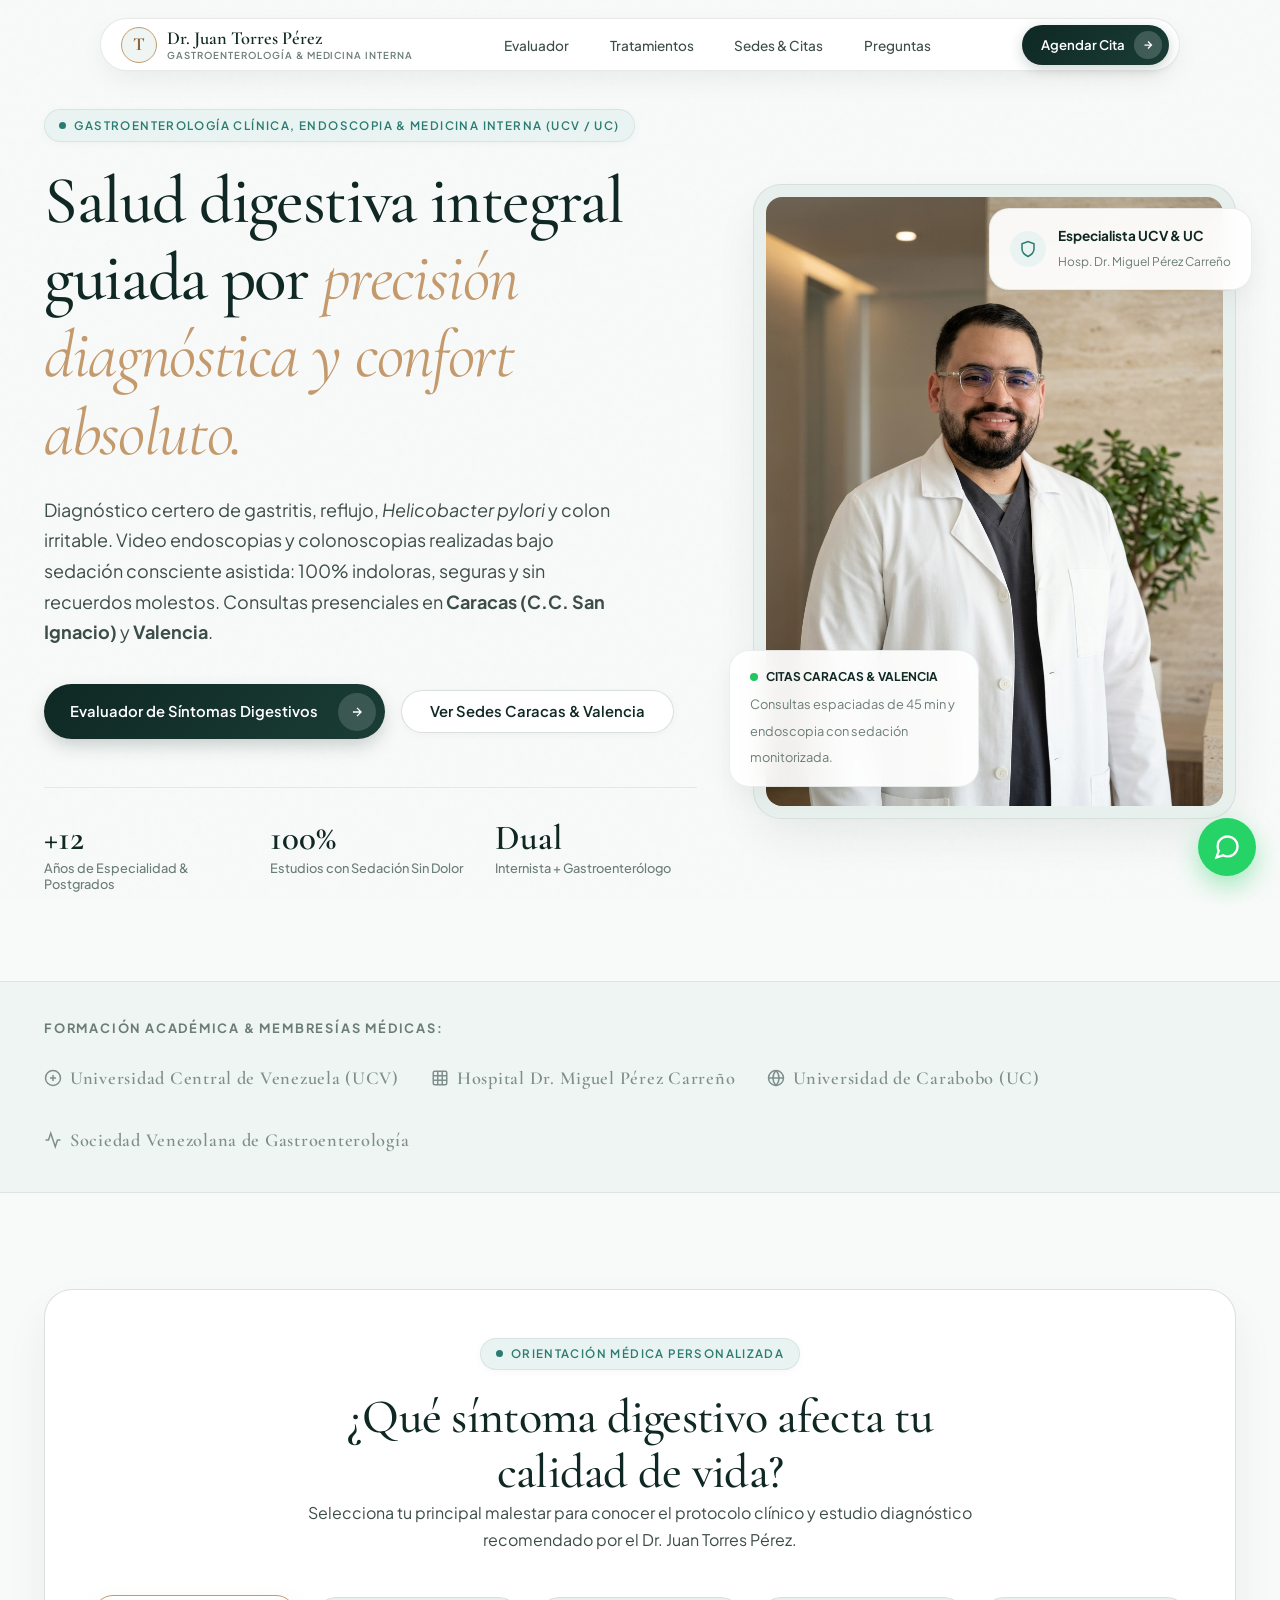
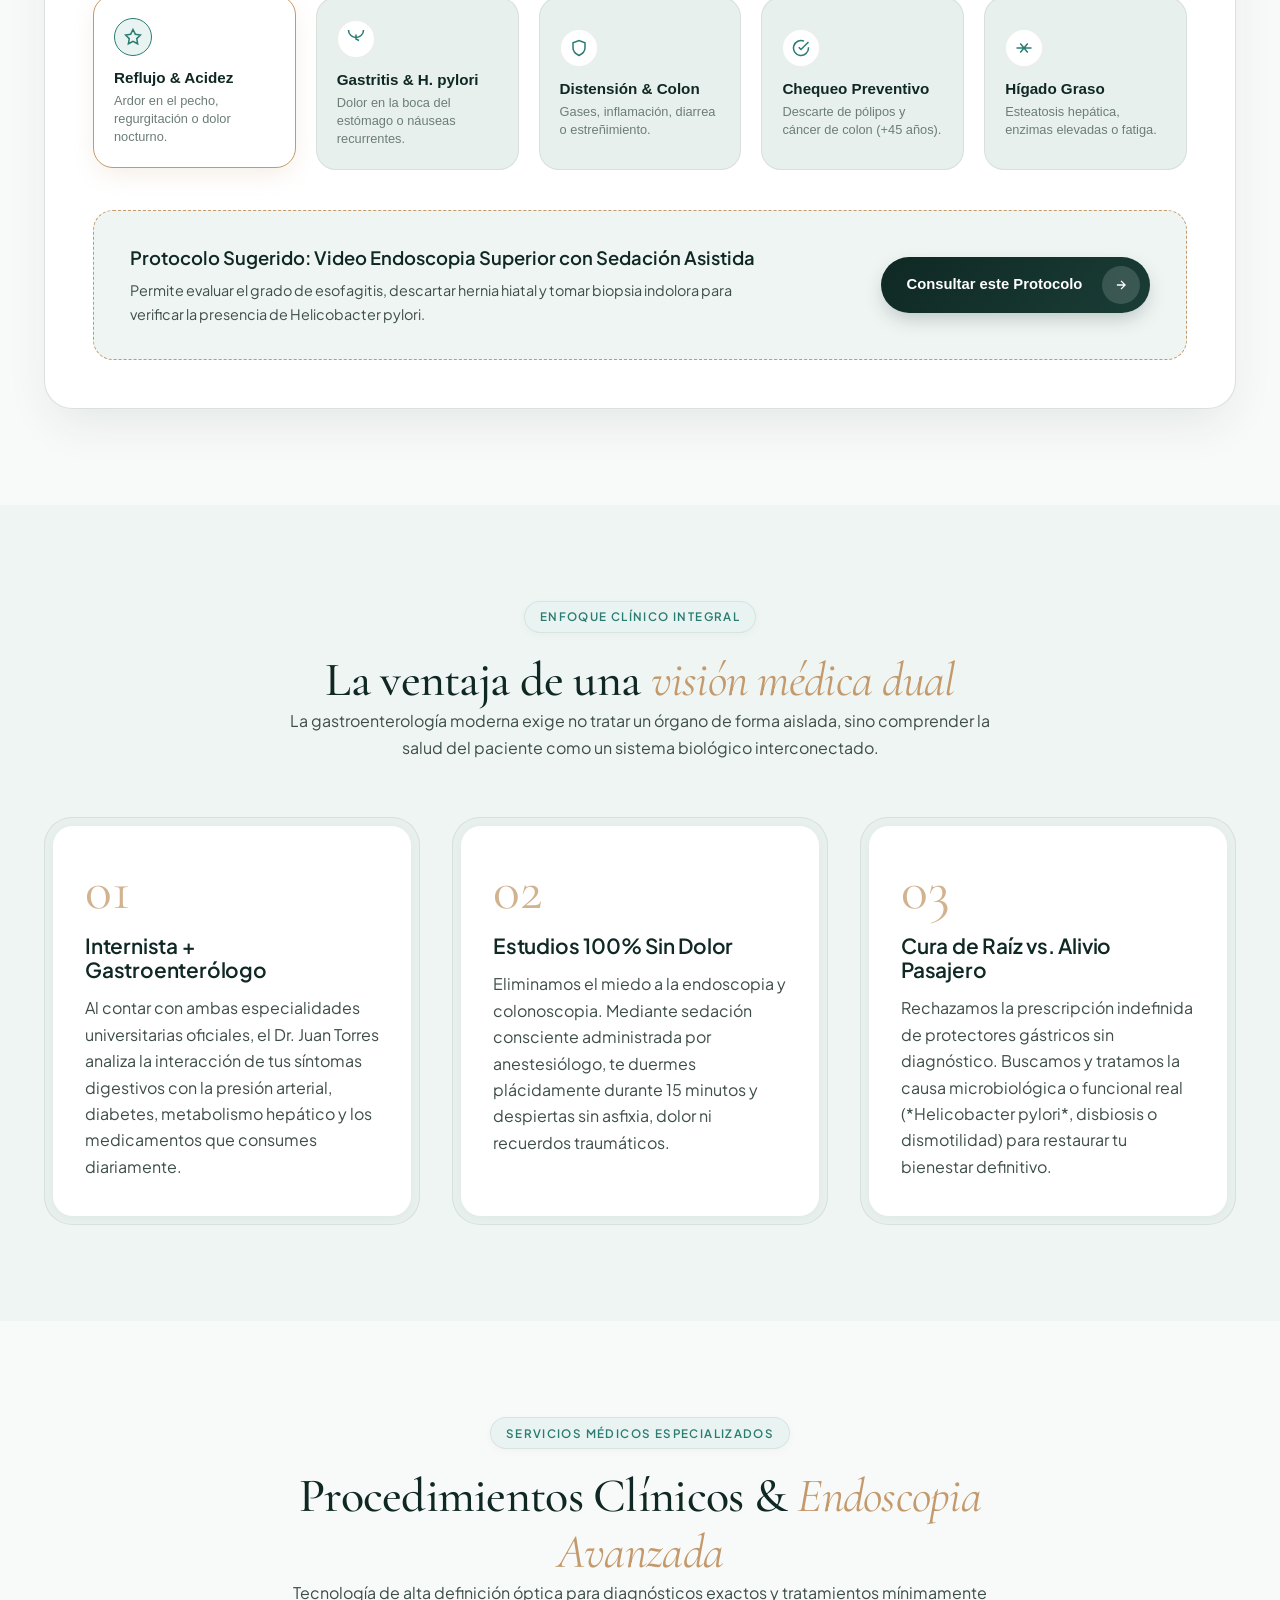
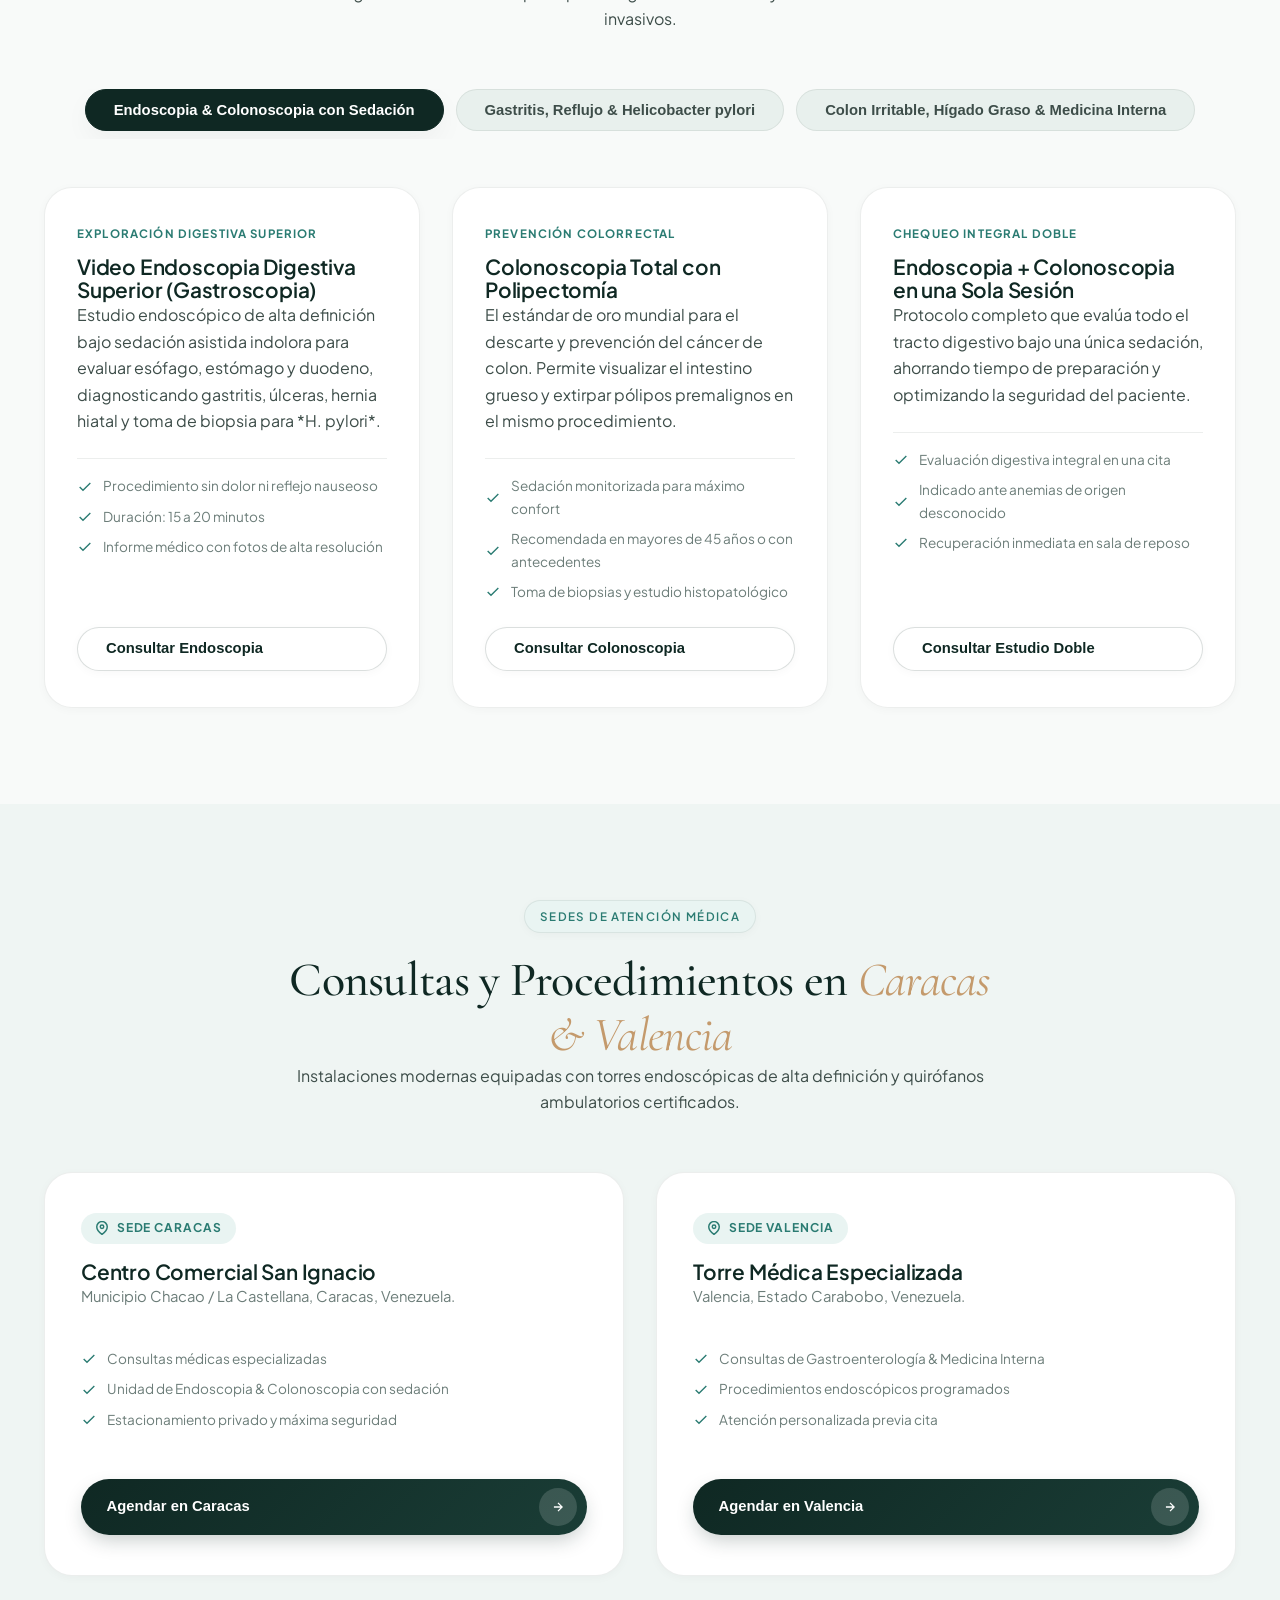
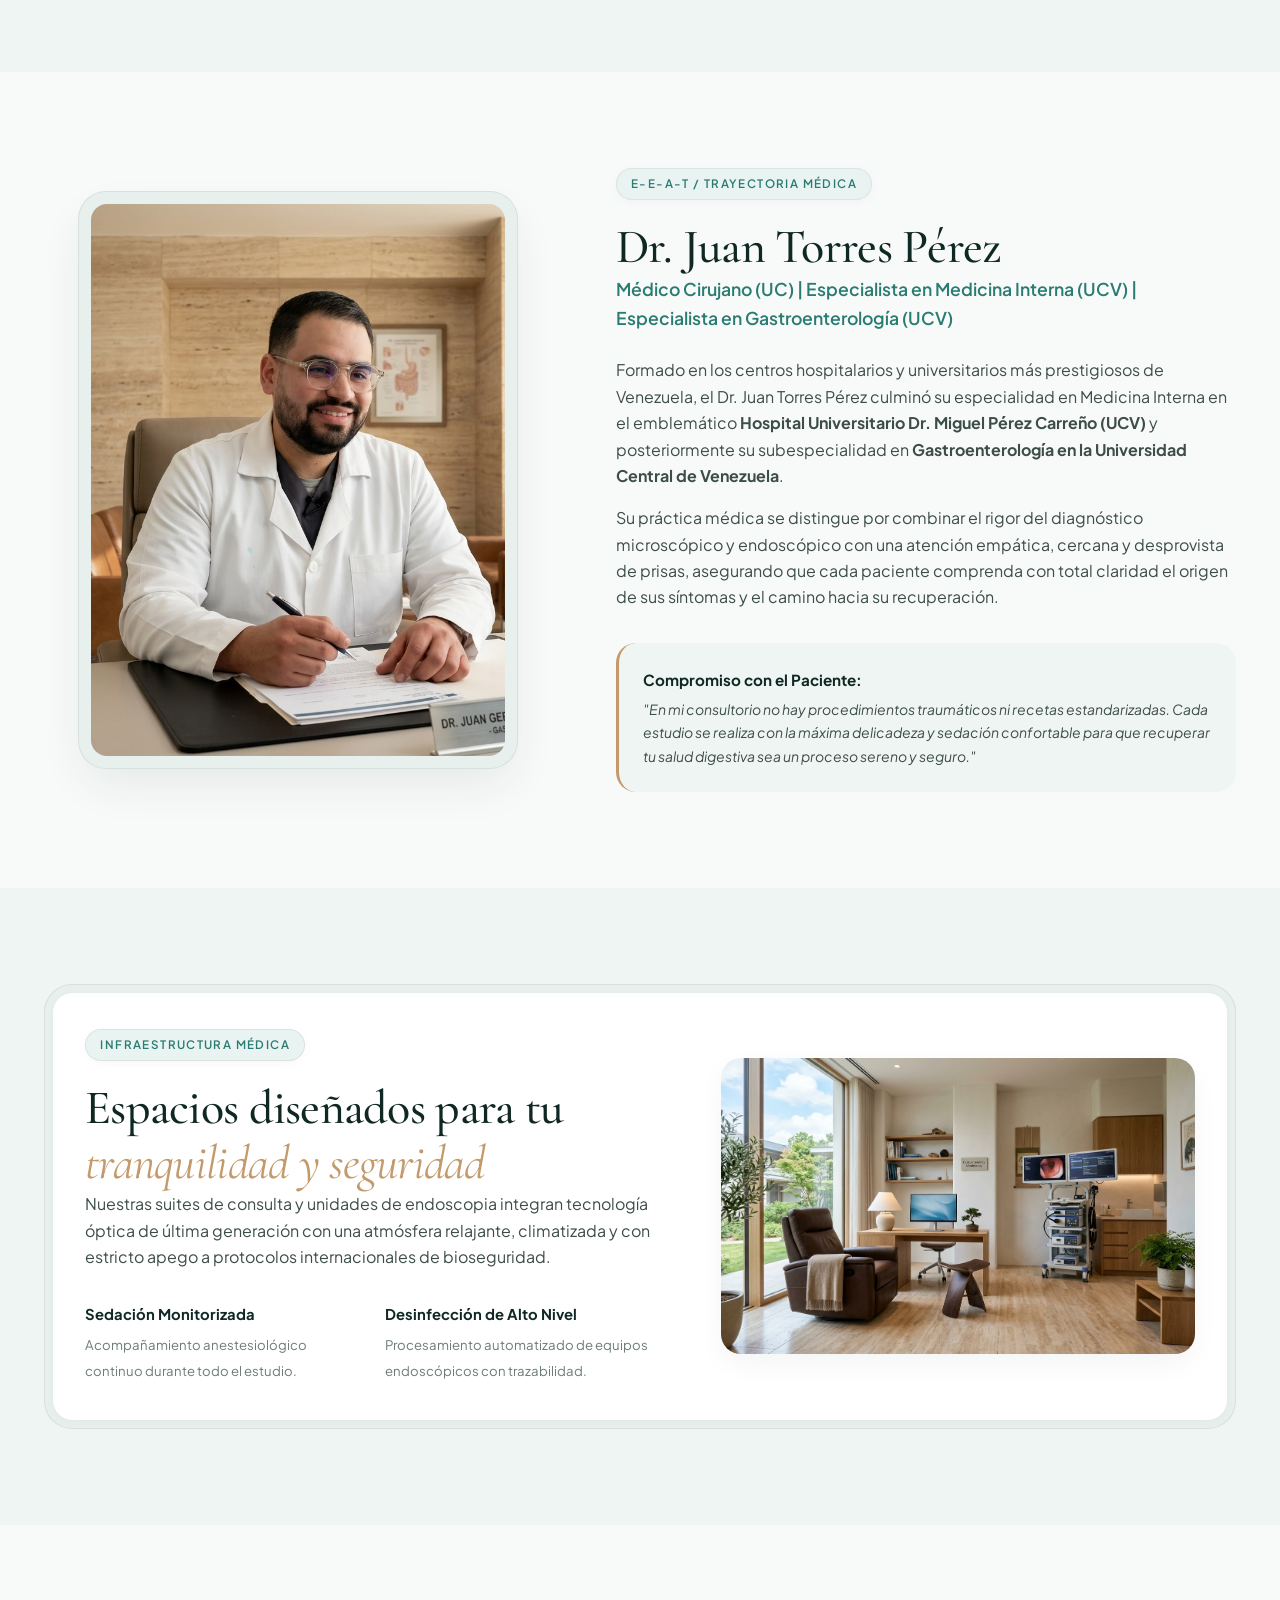
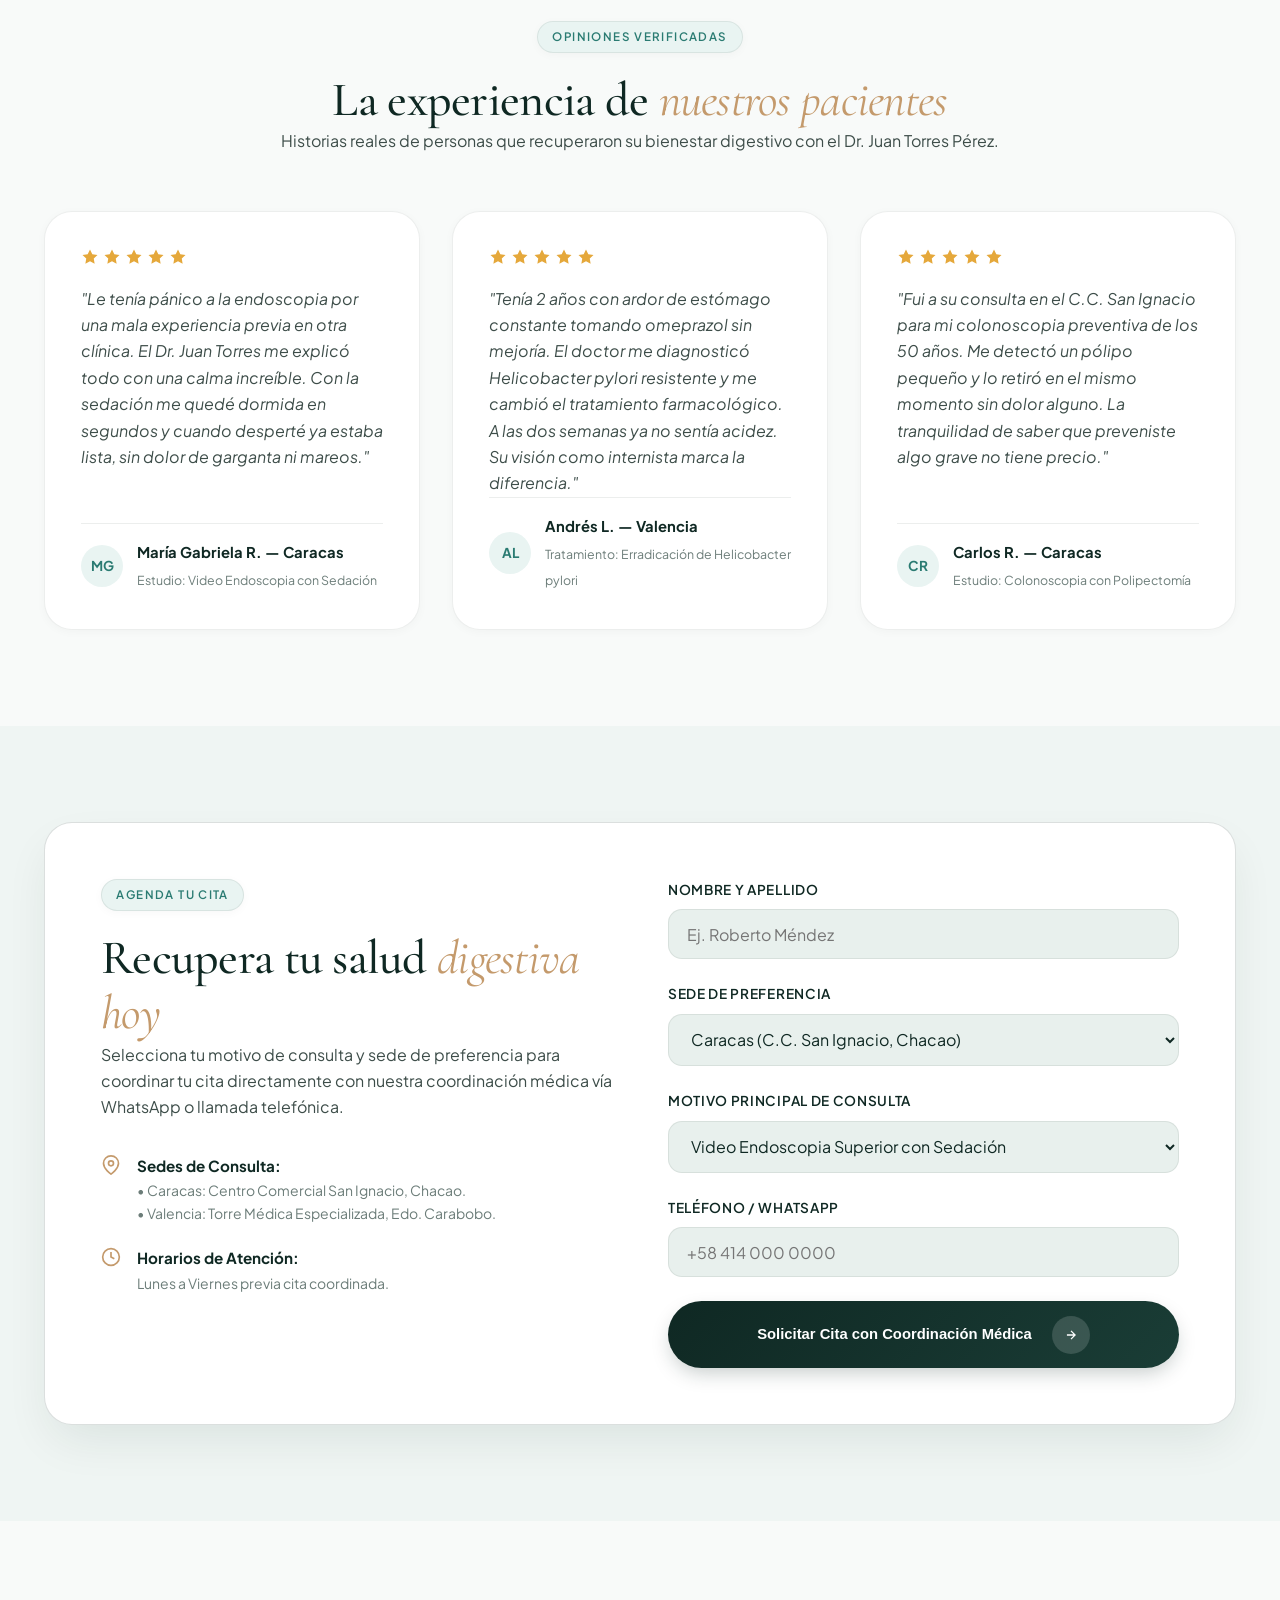
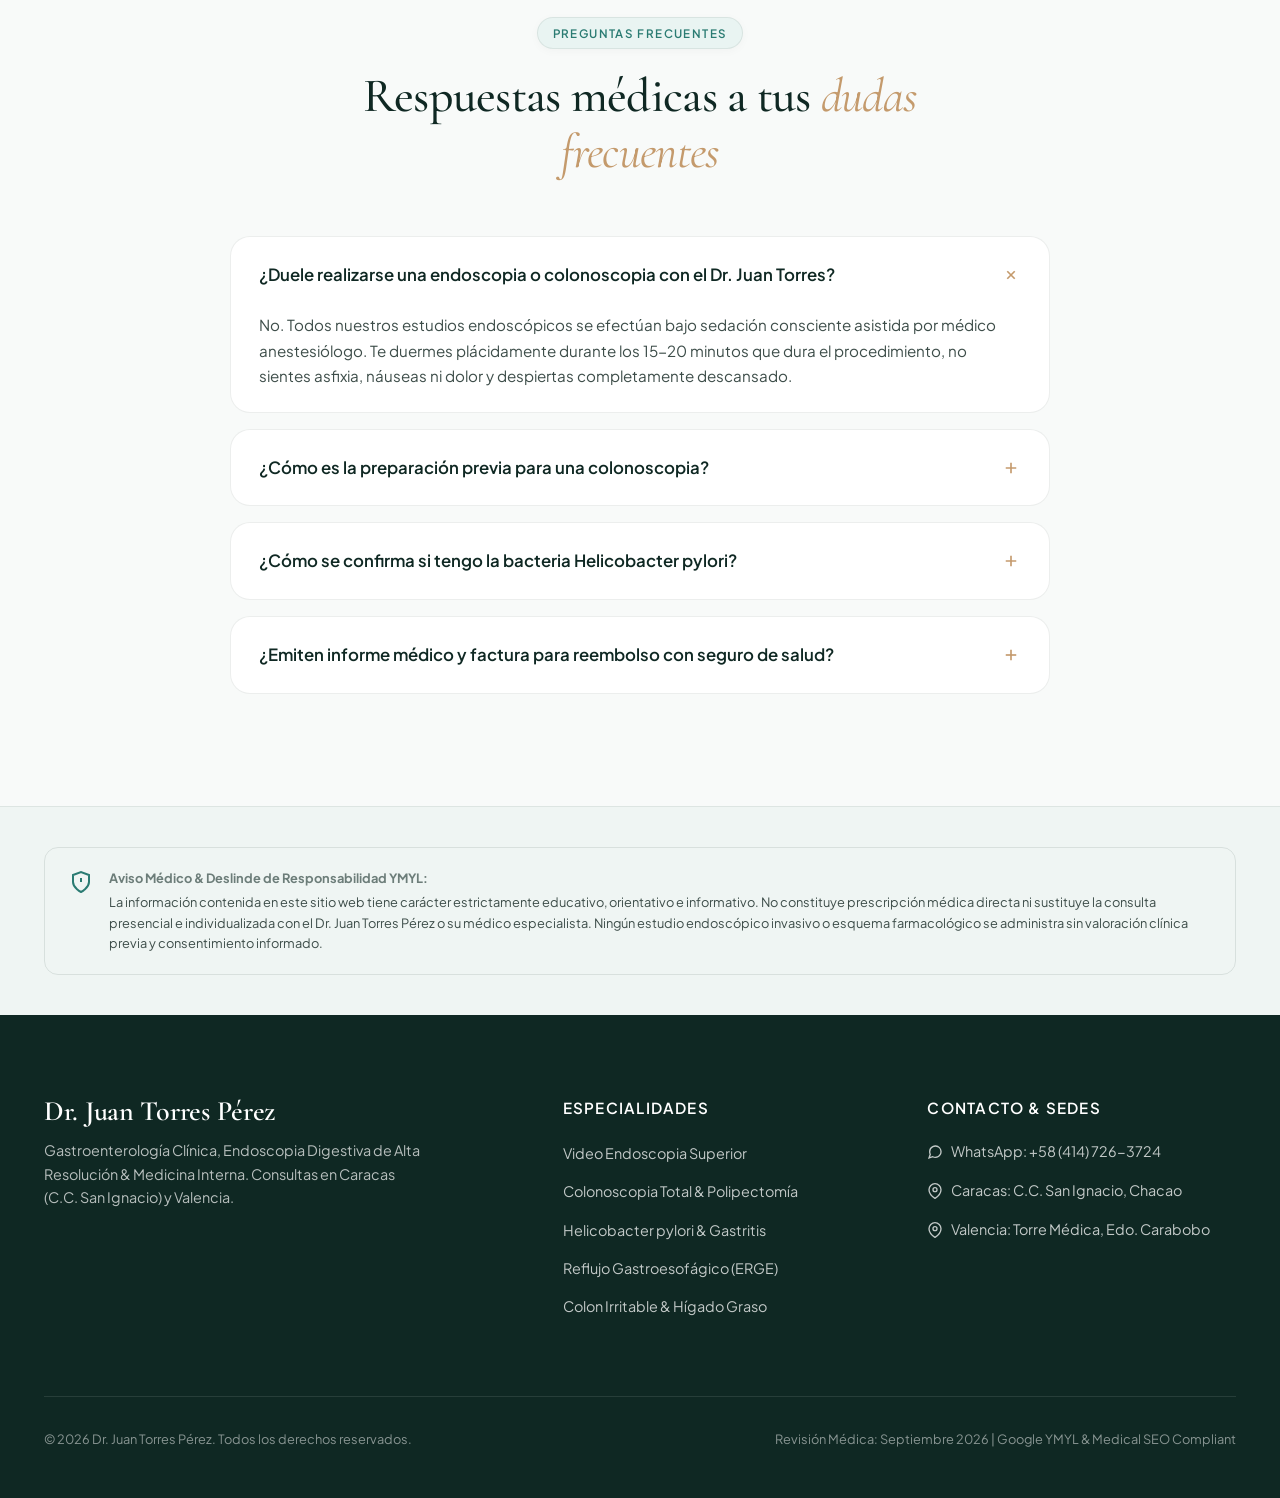
<file: dr-juan-torres-perez/index.html>
<!DOCTYPE html>
<html lang="es" prefix="og: https://ogp.me/ns#">
<head>
  <meta charset="UTF-8">
  <meta name="viewport" content="width=device-width, initial-scale=1.0, viewport-fit=cover">
  <meta http-equiv="X-UA-Compatible" content="IE=edge">
  
  <title>Dr. Juan Torres Pérez | Gastroenterólogo & Médico Internista (Caracas y Valencia)</title>
  <meta name="description" content="Especialista en Gastroenterología y Medicina Interna (UCV / UC). Video Endoscopia y Colonoscopia indolora con sedación asistida, tratamiento de Helicobacter pylori, reflujo, gastritis, colon irritable e hígado graso en Caracas (C.C. San Ignacio) y Valencia.">
  <meta name="keywords" content="gastroenterologo caracas, gastroenterologia valencia, endoscopia caracas, colonoscopia con sedacion, helicobacter pylori venezuela, tratamiento reflujo, colon irritable, higado graso, medico internista caracas, dr juan torres perez">
  <meta name="author" content="Dr. Juan Torres Pérez">
  <meta name="robots" content="index, follow, max-snippet:-1, max-image-preview:large">
  
  <meta name="medical-specialty" content="Gastroenterology, Internal Medicine, Digestive Endoscopy, Hepatology">
  <meta name="doc-type" content="Medical Doctor Website">
  <meta name="revised" content="2026-09-01">
  <meta name="date-modified" content="2026-09-01">
  
  <meta property="og:type" content="profile">
  <meta property="og:title" content="Dr. Juan Torres Pérez | Gastroenterología & Medicina Interna">
  <meta property="og:description" content="Diagnóstico digestivo de alta precisión y estudios endoscópicos 100% indoloros con sedación asistida. Consultas en Caracas y Valencia.">
  <meta property="og:image" content="assets/dr_juan_torres_portrait.jpg">
  <meta property="og:image:width" content="1200">
  <meta property="og:image:height" content="900">
  
  <link rel="preconnect" href="https://fonts.googleapis.com">
  <link rel="preconnect" href="https://fonts.gstatic.com" crossorigin>
  <link href="https://fonts.googleapis.com/css2?family=Cormorant+Garamond:ital,wght@0,400;0,500;0,600;0,700;1,400;1,600&family=Plus+Jakarta+Sans:ital,wght@0,300;0,400;0,500;0,600;0,700;1,400&family=JetBrains+Mono:wght@400;600&display=swap" rel="stylesheet">
  
  <script type="application/ld+json">
  {
    "@context": "https://schema.org",
    "@graph": [
      {
        "@type": "MedicalWebPage",
        "@id": "https://drjuantorresperez.com/#medicalpage",
        "name": "Dr. Juan Torres Pérez | Gastroenterología Clínica & Endoscopia Digestiva",
        "description": "Portal médico de gastroenterología y medicina interna con orientación clínica sobre video endoscopias, colonoscopias, gastritis, Helicobacter pylori, reflujo y salud hepática.",
        "inLanguage": "es",
        "lastReviewed": "2026-09-01",
        "reviewedBy": {
          "@id": "https://drjuantorresperez.com/#physician"
        },
        "about": [
          {
            "@type": "MedicalProcedure",
            "name": "Video Endoscopia Digestiva Superior con Sedación",
            "procedureType": "DiagnosticProcedure"
          },
          {
            "@type": "MedicalProcedure",
            "name": "Colonoscopia Total con Polipectomía",
            "procedureType": "DiagnosticProcedure"
          },
          {
            "@type": "MedicalProcedure",
            "name": "Tratamiento Erradicador de Helicobacter pylori",
            "procedureType": "TherapeuticProcedure"
          }
        ]
      },
      {
        "@type": "Physician",
        "@id": "https://drjuantorresperez.com/#physician",
        "name": "Dr. Juan Torres Pérez",
        "jobTitle": "Médico Cirujano (UC) | Especialista en Medicina Interna (UCV / Hospital Miguel Pérez Carreño) | Especialista en Gastroenterología (UCV)",
        "medicalSpecialty": [
          "https://schema.org/Gastroenterology",
          "InternalMedicine"
        ],
        "image": "assets/dr_juan_torres_portrait.jpg",
        "description": "Médico especialista en Gastroenterología y Medicina Interna enfocado en el diagnóstico digestivo de alta resolución, estudios endoscópicos sin dolor y abordaje integral del paciente adulto.",
        "alumniOf": [
          {
            "@type": "CollegeOrUniversity",
            "name": "Universidad Central de Venezuela (UCV)"
          },
          {
            "@type": "CollegeOrUniversity",
            "name": "Universidad de Carabobo (UC)"
          }
        ],
        "telephone": "+58-414-7263724"
      },
      {
        "@type": "FAQPage",
        "@id": "https://drjuantorresperez.com/#faq",
        "mainEntity": [
          {
            "@type": "Question",
            "name": "¿Duele realizarse una endoscopia o colonoscopia con el Dr. Juan Torres Pérez?",
            "acceptedAnswer": {
              "@type": "Answer",
              "text": "No. Todos nuestros estudios endoscópicos se realizan bajo sedación consciente asistida por un médico anestesiólogo. El paciente se duerme plácidamente, no siente asfixia ni dolor y se despierta en 15 minutos completamente recuperado."
            }
          },
          {
            "@type": "Question",
            "name": "¿Por qué es una ventaja consultar a un Gastroenterólogo que también es Médico Internista?",
            "acceptedAnswer": {
              "@type": "Answer",
              "text": "La gastroenterología no actúa de forma aislada. Al contar con postgrado formal en Medicina Interna, el Dr. Juan Torres analiza la interacción de los síntomas gástricos con la presión arterial, diabetes, hígado graso, medicamentos habituales y estado metabólico general."
            }
          },
          {
            "@type": "Question",
            "name": "¿En qué ciudades atiende consultas el Dr. Juan Torres Pérez?",
            "acceptedAnswer": {
              "@type": "Answer",
              "text": "El Dr. Juan Torres atiende previa cita en Caracas (Centro Comercial San Ignacio, Municipio Chacao) y en Valencia (Edo. Carabobo)."
            }
          }
        ]
      }
    ]
  }
  </script>

  <style>
    /* ==========================================================================
       DESIGN SYSTEM VARIABLES & THEMES
       ========================================================================== */
    :root {
      --bg-body: #F8FAF9;
      --bg-surface: #FFFFFF;
      --bg-surface-soft: #EFF5F3;
      --bg-surface-elevated: #FFFFFF;
      --bg-card-shell: #E8F0ED;
      
      --primary: #0F2823;
      --primary-rgb: 15, 40, 35;
      --primary-light: #1A3D36;
      
      --accent: #C49A6C;
      --accent-rgb: 196, 154, 108;
      --accent-hover: #AF8557;
      --accent-light: #FAF5EE;
      --accent-dark: #8C653C;
      
      --teal: #2A7B72;
      --teal-rgb: 42, 123, 114;
      --teal-light: #E9F4F2;
      --teal-glow: rgba(42, 123, 114, 0.15);
      
      --border-subtle: rgba(15, 40, 35, 0.08);
      --border-medium: rgba(15, 40, 35, 0.15);
      --border-focus: #C49A6C;
      
      --text-heading: #0F2823;
      --text-body: #3D4D49;
      --text-muted: #6C7D79;
      --text-inverse: #FFFFFF;
      
      --shadow-sm: 0 2px 10px rgba(15, 40, 35, 0.03);
      --shadow-md: 0 10px 30px -4px rgba(15, 40, 35, 0.06);
      --shadow-lg: 0 20px 48px -8px rgba(15, 40, 35, 0.09);
      --shadow-inner: inset 0 1px 2px rgba(255, 255, 255, 0.9);

      --radius-sm: 8px;
      --radius-md: 14px;
      --radius-lg: 20px;
      --radius-xl: 28px;
      --radius-full: 9999px;

      --font-display: 'Cormorant Garamond', Georgia, serif;
      --font-sans: 'Plus Jakarta Sans', -apple-system, system-ui, sans-serif;
      --font-mono: 'JetBrains Mono', monospace;

      --transition-smooth: all 0.35s cubic-bezier(0.32, 0.72, 0, 1);
      --transition-fast: all 0.2s cubic-bezier(0.32, 0.72, 0, 1);
    }

    [data-theme="dark-luxury"] {
      --bg-body: #0A1412;
      --bg-surface: #101E1B;
      --bg-surface-soft: #162623;
      --bg-surface-elevated: #1B2E2A;
      --bg-card-shell: #0E1A17;
      
      --primary: #F3F7F5;
      --primary-rgb: 243, 247, 245;
      --primary-light: #E0EBE7;
      
      --accent: #D4AC7D;
      --accent-rgb: 212, 172, 125;
      --accent-hover: #E2BF94;
      --accent-light: rgba(212, 172, 125, 0.12);
      --accent-dark: #B58A59;
      
      --teal: #3DA89D;
      --teal-light: rgba(61, 168, 157, 0.18);
      --teal-glow: rgba(61, 168, 157, 0.25);
      
      --border-subtle: rgba(255, 255, 255, 0.08);
      --border-medium: rgba(255, 255, 255, 0.16);
      --border-focus: #D4AC7D;
      
      --text-heading: #F3F7F5;
      --text-body: #B9CAC6;
      --text-muted: #809691;
      --text-inverse: #0A1412;
      
      --shadow-sm: 0 2px 10px rgba(0, 0, 0, 0.3);
      --shadow-md: 0 10px 30px -4px rgba(0, 0, 0, 0.5);
      --shadow-lg: 0 20px 48px -8px rgba(0, 0, 0, 0.7);
      --shadow-inner: inset 0 1px 1px rgba(255, 255, 255, 0.08);
    }

    [data-theme="warm-salvia"] {
      --bg-body: #FAF8F5;
      --bg-surface: #FFFFFF;
      --bg-surface-soft: #F2EDE4;
      --bg-surface-elevated: #FFFFFF;
      --bg-card-shell: #EBE5DA;
      
      --primary: #1C2B27;
      --primary-rgb: 28, 43, 39;
      --primary-light: #2D423D;
      
      --accent: #B0825B;
      --accent-rgb: 176, 130, 91;
      --accent-hover: #986D49;
      --accent-light: #F9F3EC;
      --accent-dark: #7A5333;
      
      --teal: #366B62;
      --teal-light: #EBF2F0;
      --teal-glow: rgba(54, 107, 98, 0.15);
      
      --border-subtle: rgba(28, 43, 39, 0.08);
      --border-medium: rgba(28, 43, 39, 0.15);
      --border-focus: #B0825B;
      
      --text-heading: #1C2B27;
      --text-body: #495753;
      --text-muted: #75837F;
      --text-inverse: #FFFFFF;
    }

    /* ==========================================================================
       BASE STYLES
       ========================================================================== */
    *, *::before, *::after {
      box-sizing: border-box;
      margin: 0;
      padding: 0;
    }

    html {
      scroll-behavior: smooth;
      font-size: 16px;
      -webkit-text-size-adjust: 100%;
    }

    body {
      background-color: var(--bg-body);
      color: var(--text-body);
      font-family: var(--font-sans);
      font-size: 1rem;
      line-height: 1.65;
      -webkit-font-smoothing: antialiased;
      -moz-osx-font-smoothing: grayscale;
      overflow-x: hidden;
      transition: background-color 0.4s ease, color 0.4s ease;
    }

    .bg-noise {
      position: fixed;
      top: 0; left: 0; width: 100vw; height: 100vh;
      pointer-events: none;
      z-index: 1;
      opacity: 0.025;
      background-image: url("data:image/svg+xml,%3Csvg viewBox='0 0 200 200' xmlns='http://www.w3.org/2000/svg'%3E%3Cfilter id='noiseFilter'%3E%3CfeTurbulence type='fractalNoise' baseFrequency='0.8' numOctaves='3' stitchTiles='stitch'/%3E%3C/filter%3E%3Crect width='100%25' height='100%25' filter='url(%23noiseFilter)'/%3E%3C/svg%3E");
    }

    .main-container {
      position: relative;
      z-index: 2;
    }

    h1, h2, h3, .font-serif {
      font-family: var(--font-display);
      color: var(--text-heading);
      font-weight: 500;
      line-height: 1.15;
    }

    h1 {
      font-size: clamp(2.3rem, 5.5vw, 4.2rem);
      letter-spacing: -0.02em;
    }

    h2 {
      font-size: clamp(1.85rem, 3.8vw, 3rem);
      letter-spacing: -0.015em;
    }

    h3 {
      font-size: 1.3rem;
      font-family: var(--font-sans);
      font-weight: 600;
      letter-spacing: -0.01em;
    }

    p {
      color: var(--text-body);
      margin-bottom: 1rem;
    }

    p:last-child {
      margin-bottom: 0;
    }

    .italic-accent {
      font-style: italic;
      font-weight: 400;
      color: var(--accent);
    }

    .container {
      width: 100%;
      max-width: 1240px;
      margin: 0 auto;
      padding: 0 1.5rem;
    }

    .eyebrow-pill {
      display: inline-flex;
      align-items: center;
      gap: 0.5rem;
      padding: 0.35rem 0.9rem;
      background: var(--teal-light);
      border: 1px solid var(--border-subtle);
      border-radius: var(--radius-full);
      font-size: 0.725rem;
      font-weight: 600;
      text-transform: uppercase;
      letter-spacing: 0.12em;
      color: var(--teal);
      margin-bottom: 1.25rem;
      box-shadow: var(--shadow-sm);
    }

    .eyebrow-pill .pulse-dot {
      width: 7px;
      height: 7px;
      background-color: var(--teal);
      border-radius: 50%;
      box-shadow: 0 0 0 0 rgba(42, 123, 114, 0.6);
      animation: pulse-ring 2.2s infinite;
    }

    @keyframes pulse-ring {
      0% { transform: scale(0.95); box-shadow: 0 0 0 0 rgba(42, 123, 114, 0.7); }
      70% { transform: scale(1); box-shadow: 0 0 0 8px rgba(42, 123, 114, 0); }
      100% { transform: scale(0.95); box-shadow: 0 0 0 0 rgba(42, 123, 114, 0); }
    }

    .double-bezel {
      background: var(--bg-card-shell);
      border: 1px solid var(--border-subtle);
      border-radius: var(--radius-xl);
      padding: 0.5rem;
      transition: var(--transition-smooth);
    }

    .double-bezel-inner {
      background: var(--bg-surface);
      border-radius: calc(var(--radius-xl) - 0.5rem);
      padding: 2.25rem 2rem;
      box-shadow: var(--shadow-sm), var(--shadow-inner);
      height: 100%;
      transition: var(--transition-smooth);
    }

    .double-bezel:hover {
      border-color: var(--accent);
      transform: translateY(-3px);
      box-shadow: var(--shadow-md);
    }

    .btn-pill {
      display: inline-flex;
      align-items: center;
      justify-content: space-between;
      gap: 1.25rem;
      padding: 0.55rem 0.6rem 0.55rem 1.6rem;
      border-radius: var(--radius-full);
      font-size: 0.925rem;
      font-weight: 600;
      text-decoration: none;
      cursor: pointer;
      border: none;
      transition: var(--transition-smooth);
      position: relative;
      line-height: 1.2;
    }

    .btn-pill-primary {
      background: linear-gradient(135deg, var(--primary) 0%, var(--primary-light) 100%);
      color: var(--text-inverse);
      box-shadow: 0 8px 20px -4px rgba(15, 40, 35, 0.25);
    }

    .btn-pill-primary:hover {
      background: linear-gradient(135deg, var(--accent-dark) 0%, var(--accent) 100%);
      transform: translateY(-2px);
      box-shadow: 0 12px 28px -4px rgba(196, 154, 108, 0.35);
    }

    .btn-pill-accent {
      background: linear-gradient(135deg, var(--accent) 0%, var(--accent-hover) 100%);
      color: #FFFFFF;
      box-shadow: 0 8px 20px -4px rgba(196, 154, 108, 0.3);
    }

    .btn-pill-accent:hover {
      background: linear-gradient(135deg, var(--accent-hover) 0%, var(--accent-dark) 100%);
      transform: translateY(-2px);
    }

    .btn-pill-secondary {
      background: var(--bg-surface);
      color: var(--text-heading);
      border: 1px solid var(--border-medium);
      padding: 0.75rem 1.75rem;
      box-shadow: var(--shadow-sm);
    }

    .btn-pill-secondary:hover {
      background: var(--bg-surface-soft);
      border-color: var(--accent);
      color: var(--accent-dark);
      transform: translateY(-2px);
    }

    .btn-icon-wrapper {
      width: 38px;
      height: 38px;
      border-radius: 50%;
      background: rgba(255, 255, 255, 0.15);
      display: flex;
      align-items: center;
      justify-content: center;
      transition: var(--transition-smooth);
      flex-shrink: 0;
    }

    .btn-pill:hover .btn-icon-wrapper {
      transform: translateX(3px) scale(1.05);
      background: rgba(255, 255, 255, 0.28);
    }

    /* ==========================================================================
       DEMO BAR
       ========================================================================== */
    .demo-bar {
      background: var(--primary);
      color: #FFFFFF;
      padding: 0.45rem 1rem;
      font-size: 0.78rem;
      position: sticky;
      top: 0;
      z-index: 1000;
      border-bottom: 1px solid rgba(255, 255, 255, 0.1);
      box-shadow: 0 2px 10px rgba(0,0,0,0.15);
    }

    .demo-bar-inner {
      max-width: 1240px;
      margin: 0 auto;
      display: flex;
      align-items: center;
      justify-content: space-between;
      flex-wrap: wrap;
      gap: 0.5rem;
    }

    .demo-badge {
      background: rgba(255, 255, 255, 0.15);
      padding: 0.2rem 0.6rem;
      border-radius: var(--radius-full);
      font-size: 0.7rem;
      font-weight: 700;
      letter-spacing: 0.08em;
      text-transform: uppercase;
    }

    .theme-switchers {
      display: flex;
      align-items: center;
      gap: 0.5rem;
    }

    .theme-btn {
      width: 18px;
      height: 18px;
      border-radius: 50%;
      border: 2px solid #FFFFFF;
      cursor: pointer;
      transition: transform 0.2s;
    }

    .theme-btn:hover, .theme-btn.active {
      transform: scale(1.2);
    }

    .theme-btn.theme-default { background: #F8FAF9; border-color: #2A7B72; }
    .theme-btn.theme-dark { background: #0A1412; border-color: #D4AC7D; }
    .theme-btn.theme-salvia { background: #FAF8F5; border-color: #B0825B; }

    /* ==========================================================================
       FLOATING HEADER
       ========================================================================== */
    .header-nav-wrap {
      position: sticky;
      top: 18px;
      z-index: 900;
      padding: 0 1rem;
      width: 100%;
      pointer-events: none;
    }

    .header-nav {
      max-width: 1080px;
      width: 95%;
      margin: 0 auto;
      background: rgba(255, 255, 255, 0.92);
      backdrop-filter: blur(24px);
      -webkit-backdrop-filter: blur(24px);
      border: 1px solid rgba(15, 40, 35, 0.1);
      border-radius: var(--radius-full);
      padding: 0.35rem 0.6rem 0.35rem 1.25rem;
      display: flex;
      align-items: center;
      justify-content: space-between;
      gap: 1rem;
      box-shadow: 0 10px 30px -6px rgba(15, 40, 35, 0.08), 0 1px 3px rgba(0, 0, 0, 0.02);
      pointer-events: auto;
      transition: var(--transition-smooth);
      box-sizing: border-box;
    }

    [data-theme="dark-luxury"] .header-nav {
      background: rgba(16, 30, 27, 0.94);
      border-color: rgba(255, 255, 255, 0.12);
      box-shadow: 0 12px 36px -6px rgba(0, 0, 0, 0.5);
    }

    .brand-logo {
      display: flex;
      align-items: center;
      gap: 0.65rem;
      text-decoration: none;
      min-width: 0;
      flex-shrink: 0;
    }

    .brand-symbol {
      width: 36px;
      height: 36px;
      border-radius: 50%;
      background: var(--bg-surface-soft);
      border: 1.5px solid var(--accent);
      display: flex;
      align-items: center;
      justify-content: center;
      color: var(--accent-dark);
      font-family: var(--font-display);
      font-size: 1.15rem;
      font-weight: 700;
      flex-shrink: 0;
    }

    .brand-text {
      display: flex;
      flex-direction: column;
      justify-content: center;
      min-width: 0;
    }

    .brand-text h4 {
      font-family: var(--font-display);
      font-size: 1.15rem;
      color: var(--text-heading);
      line-height: 1.1;
      font-weight: 600;
      white-space: nowrap;
    }

    .brand-text span {
      font-size: 0.6rem;
      text-transform: uppercase;
      letter-spacing: 0.1em;
      color: var(--text-muted);
      font-weight: 600;
      line-height: 1.2;
      white-space: nowrap;
      margin-top: 1px;
    }

    .nav-links {
      display: flex;
      align-items: center;
      gap: 1.25rem;
      list-style: none;
      margin: 0;
      padding: 0;
      flex-shrink: 0;
    }

    .nav-link {
      color: var(--text-body);
      text-decoration: none;
      font-size: 0.85rem;
      font-weight: 500;
      padding: 0.35rem 0.65rem;
      border-radius: var(--radius-full);
      transition: all 0.2s ease;
      white-space: nowrap;
    }

    .nav-link:hover {
      color: var(--text-heading);
      background: var(--bg-surface-soft);
    }

    .nav-actions {
      display: flex;
      align-items: center;
      gap: 0.6rem;
      flex-shrink: 0;
    }

    .nav-cta-btn {
      display: inline-flex;
      align-items: center;
      gap: 0.6rem;
      background: linear-gradient(135deg, var(--primary) 0%, var(--primary-light) 100%);
      color: var(--text-inverse);
      padding: 0.38rem 0.45rem 0.38rem 1.15rem;
      border-radius: var(--radius-full);
      font-size: 0.825rem;
      font-weight: 600;
      text-decoration: none;
      white-space: nowrap;
      box-shadow: 0 4px 14px rgba(15, 40, 35, 0.2);
      transition: var(--transition-smooth);
      flex-shrink: 0;
    }

    .nav-cta-btn:hover {
      background: linear-gradient(135deg, var(--accent-dark) 0%, var(--accent) 100%);
      transform: translateY(-1px);
      box-shadow: 0 6px 18px rgba(196, 154, 108, 0.35);
    }

    .nav-cta-icon {
      width: 28px;
      height: 28px;
      border-radius: 50%;
      background: rgba(255, 255, 255, 0.18);
      display: flex;
      align-items: center;
      justify-content: center;
      flex-shrink: 0;
      transition: transform 0.2s ease;
    }

    .nav-cta-btn:hover .nav-cta-icon {
      transform: translateX(2px);
      background: rgba(255, 255, 255, 0.28);
    }

    .btn-text-short {
      display: none;
    }

    .mobile-menu-toggle {
      display: none;
      background: var(--bg-surface-soft);
      border: 1px solid var(--border-subtle);
      width: 36px;
      height: 36px;
      border-radius: 50%;
      cursor: pointer;
      align-items: center;
      justify-content: center;
      flex-direction: column;
      gap: 4.5px;
      padding: 0;
      flex-shrink: 0;
      transition: var(--transition-fast);
    }

    .hamburger-line {
      width: 15px;
      height: 2px;
      background-color: var(--text-heading);
      border-radius: 2px;
      transition: transform 0.3s cubic-bezier(0.32, 0.72, 0, 1), opacity 0.3s ease;
    }

    .mobile-menu-toggle.active .hamburger-line:nth-child(1) {
      transform: translateY(3.25px) rotate(45deg);
    }

    .mobile-menu-toggle.active .hamburger-line:nth-child(2) {
      transform: translateY(-3.25px) rotate(-45deg);
    }

    .mobile-drawer {
      position: fixed;
      top: 0; left: 0; width: 100vw; height: 100vh;
      background: rgba(15, 40, 35, 0.75);
      backdrop-filter: blur(12px);
      -webkit-backdrop-filter: blur(12px);
      z-index: 998;
      display: none;
      opacity: 0;
      transition: opacity 0.35s ease;
    }

    .mobile-drawer.open {
      display: flex;
      opacity: 1;
    }

    .mobile-drawer-content {
      width: 85%;
      max-width: 360px;
      height: 100%;
      background: var(--bg-surface);
      margin-left: auto;
      padding: 2.5rem 1.75rem;
      display: flex;
      flex-direction: column;
      justify-content: space-between;
      transform: translateX(100%);
      transition: transform 0.35s cubic-bezier(0.32, 0.72, 0, 1);
      box-shadow: -10px 0 30px rgba(0, 0, 0, 0.15);
    }

    .mobile-drawer.open .mobile-drawer-content {
      transform: translateX(0);
    }

    .mobile-drawer-links {
      list-style: none;
      display: flex;
      flex-direction: column;
      gap: 1.5rem;
      margin-top: 2rem;
    }

    .mobile-drawer-link {
      font-family: var(--font-display);
      font-size: 1.45rem;
      color: var(--text-heading);
      text-decoration: none;
      transition: color 0.2s;
      display: flex;
      align-items: center;
      justify-content: space-between;
    }

    .mobile-drawer-link:hover {
      color: var(--accent);
    }

    /* ==========================================================================
       HERO SECTION
       ========================================================================== */
    .hero-section {
      padding: 3.5rem 0 5.5rem;
      position: relative;
      overflow: hidden;
    }

    .hero-grid {
      display: grid;
      grid-template-columns: 1.15fr 0.85fr;
      gap: 3.5rem;
      align-items: center;
    }

    .hero-content {
      position: relative;
      z-index: 2;
    }

    .hero-title {
      margin-bottom: 1.5rem;
    }

    .hero-lead {
      font-size: 1.125rem;
      color: var(--text-body);
      line-height: 1.7;
      margin-bottom: 2.25rem;
      max-width: 580px;
    }

    .hero-cta-group {
      display: flex;
      align-items: center;
      flex-wrap: wrap;
      gap: 1rem;
      margin-bottom: 3rem;
    }

    .hero-trust-metrics {
      display: grid;
      grid-template-columns: repeat(3, 1fr);
      gap: 1.5rem;
      padding-top: 2rem;
      border-top: 1px solid var(--border-subtle);
    }

    .metric-item .metric-num {
      font-family: var(--font-display);
      font-size: 2.2rem;
      font-weight: 600;
      color: var(--text-heading);
      line-height: 1;
      margin-bottom: 0.25rem;
    }

    .metric-item .metric-label {
      font-size: 0.8rem;
      color: var(--text-muted);
      line-height: 1.3;
      font-weight: 500;
    }

    .hero-portrait-frame {
      position: relative;
    }

    .portrait-shell {
      position: relative;
      border-radius: var(--radius-xl);
      overflow: hidden;
      background: var(--bg-card-shell);
      padding: 0.75rem;
      border: 1px solid var(--border-subtle);
      box-shadow: var(--shadow-lg);
    }

    .portrait-inner {
      border-radius: calc(var(--radius-xl) - 0.75rem);
      overflow: hidden;
      position: relative;
      aspect-ratio: 3/4;
    }

    .portrait-inner img {
      width: 100%;
      height: 100%;
      object-fit: cover;
      object-position: center top;
      display: block;
      transition: transform 0.8s cubic-bezier(0.32, 0.72, 0, 1);
    }

    .portrait-shell:hover .portrait-inner img {
      transform: scale(1.03);
    }

    .hero-portrait-mobile {
      display: none;
      margin: 1.5rem auto 2rem;
      max-width: 380px;
      width: 100%;
    }

    .mobile-doctor-badge {
      display: flex;
      align-items: center;
      justify-content: center;
      gap: 0.5rem;
      margin-top: 0.85rem;
      font-size: 0.8rem;
      color: var(--text-heading);
      background: var(--bg-surface);
      border: 1px solid var(--border-subtle);
      border-radius: var(--radius-full);
      padding: 0.45rem 1rem;
      box-shadow: var(--shadow-sm);
    }

    .floating-badge {
      position: absolute;
      background: rgba(255, 255, 255, 0.92);
      backdrop-filter: blur(12px);
      -webkit-backdrop-filter: blur(12px);
      border: 1px solid var(--border-subtle);
      border-radius: var(--radius-lg);
      padding: 1rem 1.25rem;
      box-shadow: var(--shadow-md);
      z-index: 3;
      animation: float-gentle 4s ease-in-out infinite alternate;
    }

    [data-theme="dark-luxury"] .floating-badge {
      background: rgba(16, 30, 27, 0.92);
    }

    .badge-top-right {
      top: 1.5rem;
      right: -1rem;
      display: flex;
      align-items: center;
      gap: 0.75rem;
    }

    .badge-bottom-left {
      bottom: 2rem;
      left: -1.5rem;
      max-width: 250px;
    }

    @keyframes float-gentle {
      0% { transform: translateY(0px); }
      100% { transform: translateY(-8px); }
    }

    .badge-icon {
      width: 36px;
      height: 36px;
      border-radius: 50%;
      background: var(--teal-light);
      color: var(--teal);
      display: flex;
      align-items: center;
      justify-content: center;
      flex-shrink: 0;
    }

    /* ==========================================================================
       TRUST BAR
       ========================================================================== */
    .trust-bar-section {
      padding: 2.25rem 0;
      background: var(--bg-surface-soft);
      border-top: 1px solid var(--border-subtle);
      border-bottom: 1px solid var(--border-subtle);
    }

    .trust-bar-content {
      display: flex;
      align-items: center;
      justify-content: space-between;
      flex-wrap: wrap;
      gap: 1.5rem;
    }

    .trust-bar-title {
      font-size: 0.8rem;
      text-transform: uppercase;
      letter-spacing: 0.14em;
      color: var(--text-muted);
      font-weight: 700;
    }

    .trust-logos {
      display: flex;
      align-items: center;
      flex-wrap: wrap;
      gap: 2rem;
    }

    .trust-logo-item {
      font-family: var(--font-display);
      font-size: 1.15rem;
      font-weight: 600;
      color: var(--text-muted);
      letter-spacing: 0.04em;
      display: flex;
      align-items: center;
      gap: 0.5rem;
      opacity: 0.85;
      transition: opacity 0.2s;
    }

    .trust-logo-item:hover {
      opacity: 1;
      color: var(--text-heading);
    }

    /* ==========================================================================
       EVALUATOR SECTION
       ========================================================================== */
    .evaluator-section {
      padding: 6rem 0;
      position: relative;
    }

    .evaluator-card {
      background: var(--bg-surface);
      border-radius: var(--radius-xl);
      border: 1px solid var(--border-medium);
      padding: 3rem;
      box-shadow: var(--shadow-lg);
      position: relative;
      overflow: hidden;
    }

    .evaluator-header {
      text-align: center;
      max-width: 720px;
      margin: 0 auto 2.75rem;
    }

    .evaluator-options-grid {
      display: grid;
      grid-template-columns: repeat(auto-fit, minmax(200px, 1fr));
      gap: 1.25rem;
      margin-bottom: 2.5rem;
    }

    .eval-pill-btn {
      background: var(--bg-card-shell);
      border: 1px solid var(--border-subtle);
      border-radius: var(--radius-lg);
      padding: 1.35rem 1.25rem;
      text-align: left;
      cursor: pointer;
      transition: var(--transition-smooth);
      position: relative;
    }

    .eval-pill-btn:hover, .eval-pill-btn.active {
      background: var(--bg-surface);
      border-color: var(--accent);
      box-shadow: 0 8px 24px -4px rgba(196, 154, 108, 0.2);
      transform: translateY(-2px);
    }

    .eval-pill-btn .eval-icon-wrap {
      width: 38px;
      height: 38px;
      border-radius: 50%;
      background: var(--bg-surface);
      border: 1px solid var(--border-subtle);
      display: flex;
      align-items: center;
      justify-content: center;
      color: var(--teal);
      margin-bottom: 0.85rem;
      transition: var(--transition-fast);
    }

    .eval-pill-btn:hover .eval-icon-wrap, .eval-pill-btn.active .eval-icon-wrap {
      background: var(--teal-light);
      border-color: var(--teal);
    }

    .eval-pill-btn h4 {
      font-size: 0.95rem;
      font-weight: 600;
      color: var(--text-heading);
      margin-bottom: 0.35rem;
    }

    .eval-pill-btn p {
      font-size: 0.8rem;
      color: var(--text-muted);
      line-height: 1.4;
      margin-bottom: 0;
    }

    .eval-result-box {
      background: var(--bg-surface-soft);
      border: 1px dashed var(--accent);
      border-radius: var(--radius-lg);
      padding: 2rem 2.25rem;
      display: flex;
      align-items: center;
      justify-content: space-between;
      flex-wrap: wrap;
      gap: 1.5rem;
      animation: fadeIn 0.4s ease;
    }

    .eval-result-info h4 {
      font-size: 1.15rem;
      color: var(--text-heading);
      margin-bottom: 0.35rem;
      font-weight: 600;
    }

    .eval-result-info p {
      font-size: 0.9rem;
      color: var(--text-body);
      max-width: 620px;
      margin-bottom: 0;
    }

    /* ==========================================================================
       PHILOSOPHY
       ========================================================================== */
    .philosophy-section {
      padding: 6rem 0;
      background: var(--bg-surface-soft);
    }

    .section-header-center {
      text-align: center;
      max-width: 720px;
      margin: 0 auto 3.5rem;
    }

    .philosophy-grid {
      display: grid;
      grid-template-columns: repeat(3, 1fr);
      gap: 2rem;
    }

    .pillar-num {
      font-family: var(--font-display);
      font-size: 3.5rem;
      font-weight: 400;
      color: var(--accent);
      line-height: 1;
      margin-bottom: 1rem;
      opacity: 0.75;
    }

    .pillar-card h3 {
      margin-bottom: 0.85rem;
    }

    /* ==========================================================================
       PROCEDURES
       ========================================================================== */
    .procedures-section {
      padding: 6rem 0;
    }

    .tabs-nav-wrapper {
      overflow-x: auto;
      padding-bottom: 0.5rem;
      margin-bottom: 3rem;
      -webkit-overflow-scrolling: touch;
    }

    .tabs-nav {
      display: flex;
      justify-content: center;
      gap: 0.75rem;
      min-width: max-content;
      margin: 0 auto;
    }

    .tab-btn {
      padding: 0.75rem 1.75rem;
      border-radius: var(--radius-full);
      background: var(--bg-card-shell);
      border: 1px solid var(--border-subtle);
      color: var(--text-body);
      font-size: 0.925rem;
      font-weight: 600;
      cursor: pointer;
      transition: var(--transition-smooth);
      white-space: nowrap;
    }

    .tab-btn:hover, .tab-btn.active {
      background: var(--primary);
      color: var(--text-inverse);
      border-color: var(--primary);
      box-shadow: var(--shadow-md);
    }

    .tab-content {
      display: none;
      animation: fadeIn 0.4s ease;
    }

    .tab-content.active {
      display: grid;
      grid-template-columns: repeat(auto-fit, minmax(300px, 1fr));
      gap: 2rem;
    }

    @keyframes fadeIn {
      from { opacity: 0; transform: translateY(8px); }
      to { opacity: 1; transform: translateY(0); }
    }

    .procedure-card {
      background: var(--bg-surface);
      border-radius: var(--radius-xl);
      border: 1px solid var(--border-subtle);
      padding: 2.25rem 2rem;
      box-shadow: var(--shadow-sm);
      display: flex;
      flex-direction: column;
      justify-content: space-between;
      transition: var(--transition-smooth);
      position: relative;
    }

    .procedure-card:hover {
      border-color: var(--accent);
      transform: translateY(-4px);
      box-shadow: var(--shadow-md);
    }

    .proc-tag {
      font-size: 0.72rem;
      text-transform: uppercase;
      letter-spacing: 0.1em;
      font-weight: 700;
      color: var(--teal);
      margin-bottom: 0.75rem;
      display: block;
    }

    .proc-meta-list {
      list-style: none;
      margin: 1.5rem 0;
      padding-top: 1rem;
      border-top: 1px solid var(--border-subtle);
    }

    .proc-meta-list li {
      font-size: 0.85rem;
      color: var(--text-muted);
      display: flex;
      align-items: center;
      gap: 0.6rem;
      margin-bottom: 0.5rem;
    }

    .proc-meta-list li svg {
      width: 16px;
      height: 16px;
      color: var(--teal);
      flex-shrink: 0;
    }

    /* ==========================================================================
       LOCATIONS
       ========================================================================== */
    .locations-section {
      padding: 6rem 0;
      background: var(--bg-surface-soft);
    }

    .locations-grid {
      display: grid;
      grid-template-columns: 1fr 1fr;
      gap: 2rem;
    }

    .location-card {
      background: var(--bg-surface);
      border-radius: var(--radius-xl);
      border: 1px solid var(--border-subtle);
      padding: 2.5rem 2.25rem;
      box-shadow: var(--shadow-sm);
      display: flex;
      flex-direction: column;
      justify-content: space-between;
      transition: var(--transition-smooth);
    }

    .location-card:hover {
      border-color: var(--accent);
      transform: translateY(-3px);
      box-shadow: var(--shadow-md);
    }

    .location-badge {
      display: inline-flex;
      align-items: center;
      gap: 0.5rem;
      padding: 0.35rem 0.85rem;
      border-radius: var(--radius-full);
      background: var(--teal-light);
      color: var(--teal);
      font-size: 0.75rem;
      font-weight: 700;
      text-transform: uppercase;
      letter-spacing: 0.08em;
      margin-bottom: 1rem;
    }

    /* ==========================================================================
       BIO
       ========================================================================== */
    .bio-section {
      padding: 6rem 0;
    }

    .bio-grid {
      display: grid;
      grid-template-columns: 0.9fr 1.1fr;
      gap: 4rem;
      align-items: center;
    }

    .bio-badge-card {
      margin-top: 2rem;
      padding: 1.5rem;
      background: var(--bg-surface-soft);
      border-radius: var(--radius-lg);
      border-left: 3px solid var(--accent);
    }

    /* ==========================================================================
       CLINIC SUITE
       ========================================================================== */
    .clinic-suite-section {
      padding: 6rem 0;
      background: var(--bg-surface-soft);
    }

    .suite-card-inner {
      display: grid;
      grid-template-columns: 1.1fr 0.9fr;
      gap: 3.5rem;
      align-items: center;
    }

    .suite-image-wrap {
      border-radius: var(--radius-lg);
      overflow: hidden;
      aspect-ratio: 16/10;
      box-shadow: var(--shadow-md);
    }

    .suite-image-wrap img {
      width: 100%;
      height: 100%;
      object-fit: cover;
    }

    /* ==========================================================================
       TESTIMONIALS
       ========================================================================== */
    .testimonials-section {
      padding: 6rem 0;
    }

    .testimonials-grid {
      display: grid;
      grid-template-columns: repeat(auto-fit, minmax(300px, 1fr));
      gap: 2rem;
    }

    .review-card {
      background: var(--bg-surface);
      border: 1px solid var(--border-subtle);
      border-radius: var(--radius-xl);
      padding: 2.25rem;
      box-shadow: var(--shadow-sm);
      display: flex;
      flex-direction: column;
      justify-content: space-between;
    }

    .review-stars {
      display: flex;
      gap: 4px;
      color: #E5A83B;
      margin-bottom: 1.25rem;
    }

    .review-text {
      font-style: italic;
      color: var(--text-body);
      line-height: 1.65;
      margin-bottom: 1.5rem;
    }

    .reviewer-meta {
      display: flex;
      align-items: center;
      gap: 0.85rem;
      padding-top: 1rem;
      border-top: 1px solid var(--border-subtle);
    }

    .reviewer-avatar {
      width: 42px;
      height: 42px;
      border-radius: 50%;
      background: var(--teal-light);
      color: var(--teal);
      display: flex;
      align-items: center;
      justify-content: center;
      font-weight: 700;
      font-size: 0.85rem;
      flex-shrink: 0;
    }

    .reviewer-info h5 {
      font-size: 0.925rem;
      color: var(--text-heading);
      margin-bottom: 2px;
    }

    .reviewer-info span {
      font-size: 0.775rem;
      color: var(--text-muted);
    }

    /* ==========================================================================
       BOOKING
       ========================================================================== */
    .booking-section {
      padding: 6rem 0;
      background: var(--bg-surface-soft);
    }

    .booking-wrapper {
      background: var(--bg-surface);
      border-radius: var(--radius-xl);
      border: 1px solid var(--border-medium);
      padding: 3.5rem;
      box-shadow: var(--shadow-lg);
    }

    .booking-grid {
      display: grid;
      grid-template-columns: 1fr 1fr;
      gap: 3.5rem;
    }

    .form-group {
      margin-bottom: 1.5rem;
    }

    .form-label {
      display: block;
      font-size: 0.85rem;
      font-weight: 600;
      color: var(--text-heading);
      margin-bottom: 0.5rem;
      text-transform: uppercase;
      letter-spacing: 0.05em;
    }

    .form-control {
      width: 100%;
      padding: 0.85rem 1.15rem;
      background: var(--bg-card-shell);
      border: 1px solid var(--border-subtle);
      border-radius: var(--radius-md);
      font-family: var(--font-sans);
      font-size: 1rem;
      color: var(--text-heading);
      transition: var(--transition-fast);
    }

    .form-control:focus {
      outline: none;
      border-color: var(--accent);
      background: var(--bg-surface);
      box-shadow: 0 0 0 3px var(--teal-light);
    }

    /* ==========================================================================
       FAQ
       ========================================================================== */
    .faq-section {
      padding: 6rem 0;
    }

    .faq-list {
      max-width: 820px;
      margin: 0 auto;
    }

    .faq-item {
      background: var(--bg-surface);
      border: 1px solid var(--border-subtle);
      border-radius: var(--radius-lg);
      margin-bottom: 1rem;
      overflow: hidden;
      transition: var(--transition-smooth);
    }

    .faq-question {
      padding: 1.5rem 1.75rem;
      cursor: pointer;
      display: flex;
      align-items: center;
      justify-content: space-between;
      gap: 1rem;
      font-size: 1.05rem;
      font-weight: 600;
      color: var(--text-heading);
      user-select: none;
    }

    .faq-icon-cross {
      width: 20px;
      height: 20px;
      color: var(--accent);
      transition: transform 0.3s cubic-bezier(0.32, 0.72, 0, 1);
      display: flex;
      align-items: center;
      justify-content: center;
      flex-shrink: 0;
    }

    .faq-item.active .faq-icon-cross {
      transform: rotate(45deg);
    }

    .faq-answer {
      max-height: 0;
      overflow: hidden;
      padding: 0 1.75rem;
      transition: max-height 0.4s ease, padding 0.4s ease;
      color: var(--text-body);
      font-size: 0.95rem;
      line-height: 1.65;
    }

    .faq-item.active .faq-answer {
      max-height: 250px;
      padding: 0 1.75rem 1.5rem;
    }

    /* ==========================================================================
       DISCLAIMER
       ========================================================================== */
    .ymyl-disclaimer-section {
      padding: 2.5rem 0;
      background: var(--bg-surface-soft);
      border-top: 1px solid var(--border-subtle);
    }

    .disclaimer-box {
      border: 1px solid rgba(15, 40, 35, 0.1);
      border-radius: var(--radius-md);
      padding: 1.25rem 1.5rem;
      font-size: 0.8rem;
      color: var(--text-muted);
      line-height: 1.6;
      display: flex;
      gap: 1rem;
      align-items: flex-start;
    }

    .disclaimer-icon-svg {
      width: 24px;
      height: 24px;
      color: var(--teal);
      flex-shrink: 0;
      margin-top: 2px;
    }

    /* ==========================================================================
       FOOTER
       ========================================================================== */
    .footer {
      background: var(--primary);
      color: #FFFFFF;
      padding: 5rem 0 3rem;
    }

    .footer-grid {
      display: grid;
      grid-template-columns: 1.5fr 1fr 1fr;
      gap: 3.5rem;
      margin-bottom: 4rem;
    }

    .footer-brand h3 {
      color: #FFFFFF;
      font-family: var(--font-display);
      font-size: 1.75rem;
      margin-bottom: 0.75rem;
    }

    .footer-brand p {
      color: rgba(255, 255, 255, 0.7);
      font-size: 0.9rem;
      max-width: 380px;
    }

    .footer-col h4 {
      color: #FFFFFF;
      font-size: 0.95rem;
      font-weight: 600;
      text-transform: uppercase;
      letter-spacing: 0.08em;
      margin-bottom: 1.25rem;
    }

    .footer-links {
      list-style: none;
    }

    .footer-links li {
      margin-bottom: 0.75rem;
    }

    .footer-links a {
      color: rgba(255, 255, 255, 0.75);
      text-decoration: none;
      font-size: 0.9rem;
      transition: color 0.2s;
      display: inline-flex;
      align-items: center;
      gap: 0.5rem;
    }

    .footer-links a:hover {
      color: var(--accent);
    }

    .footer-bottom {
      padding-top: 2rem;
      border-top: 1px solid rgba(255, 255, 255, 0.1);
      display: flex;
      justify-content: space-between;
      align-items: center;
      flex-wrap: wrap;
      gap: 1rem;
      font-size: 0.8rem;
      color: rgba(255, 255, 255, 0.5);
    }

    /* ==========================================================================
       WHATSAPP WIDGET
       ========================================================================== */
    .wa-floating-btn {
      position: fixed;
      bottom: 24px;
      right: 24px;
      z-index: 920;
      width: 58px;
      height: 58px;
      background: #25D366;
      border-radius: 50%;
      display: flex;
      align-items: center;
      justify-content: center;
      color: #FFFFFF;
      box-shadow: 0 10px 25px rgba(37, 211, 102, 0.4);
      cursor: pointer;
      transition: var(--transition-smooth);
      border: none;
    }

    .wa-floating-btn:hover {
      transform: scale(1.08);
      box-shadow: 0 14px 30px rgba(37, 211, 102, 0.5);
    }

    .wa-popup-card {
      position: fixed;
      bottom: 95px;
      right: 24px;
      width: 320px;
      background: var(--bg-surface);
      border-radius: var(--radius-xl);
      border: 1px solid var(--border-medium);
      box-shadow: var(--shadow-lg);
      z-index: 999;
      display: none;
      overflow: hidden;
      animation: fadeIn 0.3s ease;
    }

    .wa-popup-header {
      background: linear-gradient(135deg, #128C7E, #25D366);
      color: #FFFFFF;
      padding: 1.25rem 1.25rem 1rem;
      display: flex;
      align-items: center;
      justify-content: space-between;
    }

    .wa-popup-header h4 {
      color: #FFFFFF;
      font-size: 1rem;
      margin-bottom: 2px;
    }

    .wa-close-btn {
      background: none;
      border: none;
      color: #FFFFFF;
      cursor: pointer;
      display: flex;
      align-items: center;
      justify-content: center;
      padding: 4px;
    }

    .wa-popup-body {
      padding: 1.25rem;
    }

    .wa-popup-body p {
      font-size: 0.85rem;
      color: var(--text-body);
      margin-bottom: 1rem;
    }

    .wa-topic-select {
      width: 100%;
      padding: 0.65rem;
      border-radius: var(--radius-sm);
      border: 1px solid var(--border-subtle);
      font-size: 0.85rem;
      margin-bottom: 1rem;
      font-family: var(--font-sans);
      background: var(--bg-card-shell);
      color: var(--text-heading);
    }

    /* ==========================================================================
       RESPONSIVE BREAKPOINTS
       ========================================================================== */
    @media (max-width: 1040px) {
      .header-nav {
        padding: 0.35rem 0.5rem 0.35rem 0.85rem;
      }
      .nav-links {
        display: none;
      }
      .mobile-menu-toggle {
        display: flex;
      }
      .btn-text-full {
        display: none;
      }
      .btn-text-short {
        display: inline;
      }
      .nav-cta-btn {
        padding: 0.35rem 0.4rem 0.35rem 0.85rem;
        font-size: 0.78rem;
      }
    }

    @media (max-width: 960px) {
      .hero-grid {
        grid-template-columns: 1fr;
        gap: 2rem;
      }
      .hero-portrait-mobile {
        display: block;
      }
      .desktop-only-portrait {
        display: none;
      }
      .locations-grid, .bio-grid, .suite-card-inner, .booking-grid {
        grid-template-columns: 1fr;
        gap: 2.75rem;
      }
      .philosophy-grid {
        grid-template-columns: 1fr;
      }
      .footer-grid {
        grid-template-columns: 1fr;
        gap: 2.5rem;
      }
    }

    @media (max-width: 768px) {
      .wa-floating-btn {
        bottom: 20px;
        right: 20px;
        width: 54px;
        height: 54px;
      }
      .wa-popup-card {
        bottom: 85px;
        right: 16px;
        width: calc(100vw - 32px);
      }
      .hero-section {
        padding: 2.5rem 0 3.5rem;
      }
      .evaluator-section, .philosophy-section, .procedures-section, 
      .locations-section, .bio-section, .clinic-suite-section, .testimonials-section, 
      .booking-section, .faq-section {
        padding: 3.5rem 0;
      }
      .hero-trust-metrics {
        grid-template-columns: 1fr 1fr;
        gap: 1.25rem;
      }
      .hero-cta-group {
        flex-direction: column;
        align-items: stretch;
      }
      .btn-pill {
        width: 100%;
        justify-content: center;
      }
      .double-bezel-inner, .booking-wrapper, .evaluator-card {
        padding: 1.75rem 1.25rem;
      }
      .eval-result-box {
        padding: 1.5rem 1.25rem;
        flex-direction: column;
        align-items: stretch;
      }
      .eval-result-box .btn-pill {
        width: 100%;
      }
      .floating-badge {
        display: none;
      }
    }

    @media (max-width: 540px) {
      .header-nav-wrap {
        padding: 0 0.6rem;
        top: 6px;
      }
      .header-nav {
        padding: 0.35rem 0.45rem 0.35rem 0.75rem;
      }
      .brand-symbol {
        width: 32px;
        height: 32px;
        font-size: 1rem;
      }
      .brand-text h4 {
        font-size: 0.98rem;
      }
      .brand-text span {
        font-size: 0.54rem;
        letter-spacing: 0.06em;
      }
      .nav-cta-btn {
        display: none;
      }
      .container {
        padding: 0 1.15rem;
      }
      .hero-trust-metrics {
        grid-template-columns: 1fr;
      }
      .trust-logos {
        gap: 1.25rem;
      }
      .trust-logo-item {
        font-size: 1rem;
      }
      .demo-bar-inner {
        justify-content: center;
        text-align: center;
      }
    }
  </style>
</head>
<body>
  <div class="bg-noise" aria-hidden="true"></div>

  <div class="main-container">
    <div class="header-nav-wrap">
      <nav class="header-nav" aria-label="Navegación Principal">
        <a href="#" class="brand-logo">
          <div class="brand-symbol">T</div>
          <div class="brand-text">
            <h4>Dr. Juan Torres Pérez</h4>
            <span>Gastroenterología & Medicina Interna</span>
          </div>
        </a>

        <ul class="nav-links">
          <li><a href="#evaluador" class="nav-link">Evaluador</a></li>
          <li><a href="#procedimientos" class="nav-link">Tratamientos</a></li>
          <li><a href="#sedes" class="nav-link">Sedes & Citas</a></li>
          <li><a href="#faq" class="nav-link">Preguntas</a></li>
        </ul>

        <div class="nav-actions">
          <a href="#agendar" class="nav-cta-btn">
            <span class="btn-text-full">Agendar Cita</span>
            <span class="btn-text-short">Agendar</span>
            <div class="nav-cta-icon">
              <svg width="12" height="12" viewBox="0 0 24 24" fill="none" stroke="currentColor" stroke-width="2.5"><path d="M5 12h14M12 5l7 7-7 7"/></svg>
            </div>
          </a>

          <button class="mobile-menu-toggle" id="mobileMenuToggle" onclick="toggleMobileMenu()" aria-label="Alternar Menú de Navegación">
            <span class="hamburger-line"></span>
            <span class="hamburger-line"></span>
          </button>
        </div>
      </nav>
    </div>

    <div class="mobile-drawer" id="mobileDrawer" onclick="closeMobileMenuOnBackdrop(event)">
      <div class="mobile-drawer-content">
        <div>
          <div style="display:flex; align-items:center; justify-content:space-between; padding-bottom:1.5rem; border-bottom:1px solid var(--border-subtle);">
            <div class="brand-logo">
              <div class="brand-symbol">T</div>
              <div class="brand-text">
                <h4>Dr. Juan Torres</h4>
                <span>Gastroenterología</span>
              </div>
            </div>
            <button onclick="toggleMobileMenu()" style="background:none; border:none; color:var(--text-heading); cursor:pointer; padding:4px;" aria-label="Cerrar Menú">
              <svg width="22" height="22" viewBox="0 0 24 24" fill="none" stroke="currentColor" stroke-width="2"><line x1="18" y1="6" x2="6" y2="18"></line><line x1="6" y1="6" x2="18" y2="18"></line></svg>
            </button>
          </div>

          <ul class="mobile-drawer-links">
            <li><a href="#evaluador" class="mobile-drawer-link" onclick="toggleMobileMenu()"><span>Evaluador Digestivo</span> <svg width="16" height="16" viewBox="0 0 24 24" fill="none" stroke="currentColor" stroke-width="2"><polyline points="9 18 15 12 9 6"/></svg></a></li>
            <li><a href="#filosofia" class="mobile-drawer-link" onclick="toggleMobileMenu()"><span>Enfoque Dual Internista</span> <svg width="16" height="16" viewBox="0 0 24 24" fill="none" stroke="currentColor" stroke-width="2"><polyline points="9 18 15 12 9 6"/></svg></a></li>
            <li><a href="#procedimientos" class="mobile-drawer-link" onclick="toggleMobileMenu()"><span>Endoscopia & Procedimientos</span> <svg width="16" height="16" viewBox="0 0 24 24" fill="none" stroke="currentColor" stroke-width="2"><polyline points="9 18 15 12 9 6"/></svg></a></li>
            <li><a href="#sedes" class="mobile-drawer-link" onclick="toggleMobileMenu()"><span>Sedes Caracas & Valencia</span> <svg width="16" height="16" viewBox="0 0 24 24" fill="none" stroke="currentColor" stroke-width="2"><polyline points="9 18 15 12 9 6"/></svg></a></li>
            <li><a href="#especialista" class="mobile-drawer-link" onclick="toggleMobileMenu()"><span>Trayectoria Médica</span> <svg width="16" height="16" viewBox="0 0 24 24" fill="none" stroke="currentColor" stroke-width="2"><polyline points="9 18 15 12 9 6"/></svg></a></li>
            <li><a href="#faq" class="mobile-drawer-link" onclick="toggleMobileMenu()"><span>Preguntas Frecuentes</span> <svg width="16" height="16" viewBox="0 0 24 24" fill="none" stroke="currentColor" stroke-width="2"><polyline points="9 18 15 12 9 6"/></svg></a></li>
          </ul>
        </div>

        <div>
          <a href="#agendar" class="btn-pill btn-pill-primary" onclick="toggleMobileMenu()" style="width:100%; justify-content:center; padding:0.85rem 1.25rem;">
            <span>Agendar Consulta Médica</span>
          </a>
        </div>
      </div>
    </div>

    <section class="hero-section" id="inicio">
      <div class="container">
        <div class="hero-grid">
          <div class="hero-content">
            <div class="eyebrow-pill">
              <span class="pulse-dot"></span>
              <span>Gastroenterología Clínica, Endoscopia & Medicina Interna (UCV / UC)</span>
            </div>

            <h1 class="hero-title">
              Salud digestiva integral guiada por <span class="italic-accent">precisión diagnóstica y confort absoluto.</span>
            </h1>

            <div class="hero-portrait-mobile">
              <div class="portrait-shell">
                <div class="portrait-inner">
                  <img src="assets/dr_juan_torres_portrait.jpg" alt="Dr. Juan Torres Pérez - Gastroenterólogo y Médico Internista" width="600" height="800">
                </div>
              </div>
              <div class="mobile-doctor-badge">
                <span class="pulse-dot"></span>
                <span><strong>Dr. Juan Torres Pérez</strong> — UCV / Hospital Miguel Pérez Carreño</span>
              </div>
            </div>

            <p class="hero-lead">
              Diagnóstico certero de gastritis, reflujo, <em>Helicobacter pylori</em> y colon irritable. Video endoscopias y colonoscopias realizadas bajo sedación consciente asistida: 100% indoloras, seguras y sin recuerdos molestos. Consultas presenciales en <strong>Caracas (C.C. San Ignacio)</strong> y <strong>Valencia</strong>.
            </p>

            <div class="hero-cta-group">
              <a href="#evaluador" class="btn-pill btn-pill-primary">
                <span>Evaluador de Síntomas Digestivos</span>
                <div class="btn-icon-wrapper">
                  <svg width="14" height="14" viewBox="0 0 24 24" fill="none" stroke="currentColor" stroke-width="2.2"><path d="M5 12h14M12 5l7 7-7 7"/></svg>
                </div>
              </a>

              <a href="#sedes" class="btn-pill btn-pill-secondary">
                <span>Ver Sedes Caracas & Valencia</span>
              </a>
            </div>

            <div class="hero-trust-metrics">
              <div class="metric-item">
                <div class="metric-num">+12</div>
                <div class="metric-label">Años de Especialidad & Postgrados</div>
              </div>
              <div class="metric-item">
                <div class="metric-num">100%</div>
                <div class="metric-label">Estudios con Sedación Sin Dolor</div>
              </div>
              <div class="metric-item">
                <div class="metric-num">Dual</div>
                <div class="metric-label">Internista + Gastroenterólogo</div>
              </div>
            </div>
          </div>

          <div class="hero-portrait-frame desktop-only-portrait">
            <div class="portrait-shell">
              <div class="portrait-inner">
                <img src="assets/dr_juan_torres_portrait.jpg" alt="Dr. Juan Torres Pérez - Gastroenterólogo y Médico Internista" width="600" height="800">
              </div>
            </div>

            <div class="floating-badge badge-top-right">
              <div class="badge-icon">
                <svg width="18" height="18" viewBox="0 0 24 24" fill="none" stroke="currentColor" stroke-width="2"><path d="M12 22s8-4 8-10V5l-8-3-8 3v7c0 6 8 10 8 10z"/></svg>
              </div>
              <div>
                <strong style="display:block; font-size:0.85rem; color:var(--text-heading);">Especialista UCV & UC</strong>
                <span style="font-size:0.75rem; color:var(--text-muted);">Hosp. Dr. Miguel Pérez Carreño</span>
              </div>
            </div>

            <div class="floating-badge badge-bottom-left">
              <div style="display:flex; align-items:center; gap:0.5rem; margin-bottom:4px;">
                <span style="width:8px; height:8px; background:#22c55e; border-radius:50%;"></span>
                <span style="font-size:0.75rem; font-weight:700; text-transform:uppercase; color:var(--text-heading);">Citas Caracas & Valencia</span>
              </div>
              <span style="font-size:0.8rem; color:var(--text-muted);">Consultas espaciadas de 45 min y endoscopia con sedación monitorizada.</span>
            </div>
          </div>
        </div>
      </div>
    </section>

    <section class="trust-bar-section" aria-label="Avales Médicos">
      <div class="container">
        <div class="trust-bar-content">
          <span class="trust-bar-title">Formación Académica & Membresías Médicas:</span>
          <div class="trust-logos">
            <div class="trust-logo-item">
              <svg width="18" height="18" viewBox="0 0 24 24" fill="none" stroke="currentColor" stroke-width="2"><circle cx="12" cy="12" r="10"/><path d="M8 12h8M12 8v8"/></svg>
              <span>Universidad Central de Venezuela (UCV)</span>
            </div>
            <div class="trust-logo-item">
              <svg width="18" height="18" viewBox="0 0 24 24" fill="none" stroke="currentColor" stroke-width="2"><rect x="3" y="3" width="18" height="18" rx="2"/><path d="M9 3v18M15 3v18M3 9h18M3 15h18"/></svg>
              <span>Hospital Dr. Miguel Pérez Carreño</span>
            </div>
            <div class="trust-logo-item">
              <svg width="18" height="18" viewBox="0 0 24 24" fill="none" stroke="currentColor" stroke-width="2"><circle cx="12" cy="12" r="10"/><path d="M12 2a14.5 14.5 0 0 0 0 20 14.5 14.5 0 0 0 0-20"/><path d="M2 12h20"/></svg>
              <span>Universidad de Carabobo (UC)</span>
            </div>
            <div class="trust-logo-item">
              <svg width="18" height="18" viewBox="0 0 24 24" fill="none" stroke="currentColor" stroke-width="2"><path d="M22 12h-4l-3 9L9 3l-3 9H2"/></svg>
              <span>Sociedad Venezolana de Gastroenterología</span>
            </div>
          </div>
        </div>
      </div>
    </section>

    <section class="evaluator-section" id="evaluador">
      <div class="container">
        <div class="evaluator-card">
          <div class="evaluator-header">
            <div class="eyebrow-pill">
              <span class="pulse-dot"></span>
              <span>Orientación Médica Personalizada</span>
            </div>
            <h2>¿Qué síntoma digestivo afecta tu calidad de vida?</h2>
            <p>Selecciona tu principal malestar para conocer el protocolo clínico y estudio diagnóstico recomendado por el Dr. Juan Torres Pérez.</p>
          </div>

          <div class="evaluator-options-grid">
            <button class="eval-pill-btn active" onclick="selectGastroOption('reflujo', this)">
              <div class="eval-icon-wrap">
                <svg width="18" height="18" viewBox="0 0 24 24" fill="none" stroke="currentColor" stroke-width="2"><polygon points="12 2 15.09 8.26 22 9.27 17 14.14 18.18 21.02 12 17.77 5.82 21.02 7 14.14 2 9.27 8.91 8.26 12 2"/></svg>
              </div>
              <h4>Reflujo & Acidez</h4>
              <p>Ardor en el pecho, regurgitación o dolor nocturno.</p>
            </button>

            <button class="eval-pill-btn" onclick="selectGastroOption('hpylori', this)">
              <div class="eval-icon-wrap">
                <svg width="18" height="18" viewBox="0 0 24 24" fill="none" stroke="currentColor" stroke-width="2"><circle cx="12" r="10"/><path d="M12 6v6l4 2"/></svg>
              </div>
              <h4>Gastritis & H. pylori</h4>
              <p>Dolor en la boca del estómago o náuseas recurrentes.</p>
            </button>

            <button class="eval-pill-btn" onclick="selectGastroOption('colon', this)">
              <div class="eval-icon-wrap">
                <svg width="18" height="18" viewBox="0 0 24 24" fill="none" stroke="currentColor" stroke-width="2"><path d="M12 22s8-4 8-10V5l-8-3-8 3v7c0 6 8 10 8 10z"/></svg>
              </div>
              <h4>Distensión & Colon</h4>
              <p>Gases, inflamación, diarrea o estreñimiento.</p>
            </button>

            <button class="eval-pill-btn" onclick="selectGastroOption('prevencion', this)">
              <div class="eval-icon-wrap">
                <svg width="18" height="18" viewBox="0 0 24 24" fill="none" stroke="currentColor" stroke-width="2"><path d="M22 11.08V12a10 10 0 1 1-5.93-9.14"/><polyline points="22 4 12 14.01 9 11.01"/></svg>
              </div>
              <h4>Chequeo Preventivo</h4>
              <p>Descarte de pólipos y cáncer de colon (+45 años).</p>
            </button>

            <button class="eval-pill-btn" onclick="selectGastroOption('higado', this)">
              <div class="eval-icon-wrap">
                <svg width="18" height="18" viewBox="0 0 24 24" fill="none" stroke="currentColor" stroke-width="2"><path d="M2 12h20M7 6l10 12M17 6L7 18"/></svg>
              </div>
              <h4>Hígado Graso</h4>
              <p>Esteatosis hepática, enzimas elevadas o fatiga.</p>
            </button>
          </div>

          <div class="eval-result-box" id="evalResultBox">
            <div class="eval-result-info">
              <h4 id="evalResultTitle">Protocolo Sugerido: Video Endoscopia Superior con Sedación Asistida</h4>
              <p id="evalResultDesc">Permite evaluar el grado de esofagitis, descartar hernia hiatal y tomar biopsia indolora para verificar la presencia de Helicobacter pylori.</p>
            </div>
            <button class="btn-pill btn-pill-primary" id="evalResultBtn" onclick="consultGastroProtocol()">
              <span>Consultar este Protocolo</span>
              <div class="btn-icon-wrapper">
                <svg width="14" height="14" viewBox="0 0 24 24" fill="none" stroke="currentColor" stroke-width="2.2"><path d="M5 12h14M12 5l7 7-7 7"/></svg>
              </div>
            </button>
          </div>
        </div>
      </div>
    </section>

    <section class="philosophy-section" id="filosofia">
      <div class="container">
        <div class="section-header-center">
          <div class="eyebrow-pill">Enfoque Clínico Integral</div>
          <h2>La ventaja de una <span class="italic-accent">visión médica dual</span></h2>
          <p>La gastroenterología moderna exige no tratar un órgano de forma aislada, sino comprender la salud del paciente como un sistema biológico interconectado.</p>
        </div>

        <div class="philosophy-grid">
          <div class="double-bezel">
            <div class="double-bezel-inner pillar-card">
              <div class="pillar-num">01</div>
              <h3>Internista + Gastroenterólogo</h3>
              <p>Al contar con ambas especialidades universitarias oficiales, el Dr. Juan Torres analiza la interacción de tus síntomas digestivos con la presión arterial, diabetes, metabolismo hepático y los medicamentos que consumes diariamente.</p>
            </div>
          </div>

          <div class="double-bezel">
            <div class="double-bezel-inner pillar-card">
              <div class="pillar-num">02</div>
              <h3>Estudios 100% Sin Dolor</h3>
              <p>Eliminamos el miedo a la endoscopia y colonoscopia. Mediante sedación consciente administrada por anestesiólogo, te duermes plácidamente durante 15 minutos y despiertas sin asfixia, dolor ni recuerdos traumáticos.</p>
            </div>
          </div>

          <div class="double-bezel">
            <div class="double-bezel-inner pillar-card">
              <div class="pillar-num">03</div>
              <h3>Cura de Raíz vs. Alivio Pasajero</h3>
              <p>Rechazamos la prescripción indefinida de protectores gástricos sin diagnóstico. Buscamos y tratamos la causa microbiológica o funcional real (*Helicobacter pylori*, disbiosis o dismotilidad) para restaurar tu bienestar definitivo.</p>
            </div>
          </div>
        </div>
      </div>
    </section>

    <section class="procedures-section" id="procedimientos">
      <div class="container">
        <div class="section-header-center">
          <div class="eyebrow-pill">Servicios Médicos Especializados</div>
          <h2>Procedimientos Clínicos & <span class="italic-accent">Endoscopia Avanzada</span></h2>
          <p>Tecnología de alta definición óptica para diagnósticos exactos y tratamientos mínimamente invasivos.</p>
        </div>

        <div class="tabs-nav-wrapper">
          <div class="tabs-nav">
            <button class="tab-btn active" onclick="switchGastroTab('endoscopia', this)">Endoscopia & Colonoscopia con Sedación</button>
            <button class="tab-btn" onclick="switchGastroTab('estomago', this)">Gastritis, Reflujo & Helicobacter pylori</button>
            <button class="tab-btn" onclick="switchGastroTab('colon-higado', this)">Colon Irritable, Hígado Graso & Medicina Interna</button>
          </div>
        </div>

        <div class="tab-content active" id="tab-endoscopia">
          <div class="procedure-card">
            <div>
              <span class="proc-tag">Exploración Digestiva Superior</span>
              <h3>Video Endoscopia Digestiva Superior (Gastroscopia)</h3>
              <p>Estudio endoscópico de alta definición bajo sedación asistida indolora para evaluar esófago, estómago y duodeno, diagnosticando gastritis, úlceras, hernia hiatal y toma de biopsia para *H. pylori*.</p>
              <ul class="proc-meta-list">
                <li><svg viewBox="0 0 24 24" fill="none" stroke="currentColor" stroke-width="2"><polyline points="20 6 9 17 4 12"/></svg> Procedimiento sin dolor ni reflejo nauseoso</li>
                <li><svg viewBox="0 0 24 24" fill="none" stroke="currentColor" stroke-width="2"><polyline points="20 6 9 17 4 12"/></svg> Duración: 15 a 20 minutos</li>
                <li><svg viewBox="0 0 24 24" fill="none" stroke="currentColor" stroke-width="2"><polyline points="20 6 9 17 4 12"/></svg> Informe médico con fotos de alta resolución</li>
              </ul>
            </div>
            <button class="btn-pill btn-pill-secondary" onclick="openWhatsApp('Deseo solicitar presupuesto e información sobre Video Endoscopia Superior')">
              <span>Consultar Endoscopia</span>
            </button>
          </div>

          <div class="procedure-card">
            <div>
              <span class="proc-tag">Prevención Colorrectal</span>
              <h3>Colonoscopia Total con Polipectomía</h3>
              <p>El estándar de oro mundial para el descarte y prevención del cáncer de colon. Permite visualizar el intestino grueso y extirpar pólipos premalignos en el mismo procedimiento.</p>
              <ul class="proc-meta-list">
                <li><svg viewBox="0 0 24 24" fill="none" stroke="currentColor" stroke-width="2"><polyline points="20 6 9 17 4 12"/></svg> Sedación monitorizada para máximo confort</li>
                <li><svg viewBox="0 0 24 24" fill="none" stroke="currentColor" stroke-width="2"><polyline points="20 6 9 17 4 12"/></svg> Recomendada en mayores de 45 años o con antecedentes</li>
                <li><svg viewBox="0 0 24 24" fill="none" stroke="currentColor" stroke-width="2"><polyline points="20 6 9 17 4 12"/></svg> Toma de biopsias y estudio histopatológico</li>
              </ul>
            </div>
            <button class="btn-pill btn-pill-secondary" onclick="openWhatsApp('Deseo información sobre Colonoscopia Total con Sedación')">
              <span>Consultar Colonoscopia</span>
            </button>
          </div>

          <div class="procedure-card">
            <div>
              <span class="proc-tag">Chequeo Integral Doble</span>
              <h3>Endoscopia + Colonoscopia en una Sola Sesión</h3>
              <p>Protocolo completo que evalúa todo el tracto digestivo bajo una única sedación, ahorrando tiempo de preparación y optimizando la seguridad del paciente.</p>
              <ul class="proc-meta-list">
                <li><svg viewBox="0 0 24 24" fill="none" stroke="currentColor" stroke-width="2"><polyline points="20 6 9 17 4 12"/></svg> Evaluación digestiva integral en una cita</li>
                <li><svg viewBox="0 0 24 24" fill="none" stroke="currentColor" stroke-width="2"><polyline points="20 6 9 17 4 12"/></svg> Indicado ante anemias de origen desconocido</li>
                <li><svg viewBox="0 0 24 24" fill="none" stroke="currentColor" stroke-width="2"><polyline points="20 6 9 17 4 12"/></svg> Recuperación inmediata en sala de reposo</li>
              </ul>
            </div>
            <button class="btn-pill btn-pill-secondary" onclick="openWhatsApp('Deseo información sobre el paquete combinado de Endoscopia + Colonoscopia')">
              <span>Consultar Estudio Doble</span>
            </button>
          </div>
        </div>

        <div class="tab-content" id="tab-estomago">
          <div class="procedure-card">
            <div>
              <span class="proc-tag">Erradicación Bacteriana</span>
              <h3>Tratamiento Médico de Helicobacter pylori</h3>
              <p>Esquemas antibióticos guiados y ajustados según guías internacionales de consenso para asegurar la eliminación de la bacteria sin recaídas ni resistencias.</p>
              <ul class="proc-meta-list">
                <li><svg viewBox="0 0 24 24" fill="none" stroke="currentColor" stroke-width="2"><polyline points="20 6 9 17 4 12"/></svg> Prevención de úlceras pépticas y lesiones gástricas</li>
                <li><svg viewBox="0 0 24 24" fill="none" stroke="currentColor" stroke-width="2"><polyline points="20 6 9 17 4 12"/></svg> Protocolo de protección de la mucosa gástrica</li>
                <li><svg viewBox="0 0 24 24" fill="none" stroke="currentColor" stroke-width="2"><polyline points="20 6 9 17 4 12"/></svg> Test de comprobación post-tratamiento</li>
              </ul>
            </div>
            <button class="btn-pill btn-pill-secondary" onclick="openWhatsApp('Deseo consulta para tratamiento de Helicobacter pylori')">
              <span>Consultar Tratamiento</span>
            </button>
          </div>

          <div class="procedure-card">
            <div>
              <span class="proc-tag">Control de Acidez y Pirosis</span>
              <h3>Reflujo Gastroesofágico (ERGE) & Hernia Hiatal</h3>
              <p>Diagnóstico anatómico y funcional para detener el daño por ácido en el esófago, eliminar la tos nocturna y evitar complicaciones crónicas (Esófago de Barrett).</p>
              <ul class="proc-meta-list">
                <li><svg viewBox="0 0 24 24" fill="none" stroke="currentColor" stroke-width="2"><polyline points="20 6 9 17 4 12"/></svg> Plan dietético y farmacológico personalizado</li>
                <li><svg viewBox="0 0 24 24" fill="none" stroke="currentColor" stroke-width="2"><polyline points="20 6 9 17 4 12"/></svg> Alivio del ardor retroesternal y regurgitación</li>
                <li><svg viewBox="0 0 24 24" fill="none" stroke="currentColor" stroke-width="2"><polyline points="20 6 9 17 4 12"/></svg> Evaluación de motilidad esofágica</li>
              </ul>
            </div>
            <button class="btn-pill btn-pill-secondary" onclick="openWhatsApp('Deseo consulta médica por Reflujo Gastroesofágico y Acidez')">
              <span>Consultar Manejo de Reflujo</span>
            </button>
          </div>

          <div class="procedure-card">
            <div>
              <span class="proc-tag">Salud Gástrica Integral</span>
              <h3>Gastritis Crónica Erosiva & Dispepsia</h3>
              <p>Abordaje clínico de la digestión lenta, pesadez post-comida y dolor epigástrico para recuperar la tolerancia alimentaria normal sin dolor.</p>
              <ul class="proc-meta-list">
                <li><svg viewBox="0 0 24 24" fill="none" stroke="currentColor" stroke-width="2"><polyline points="20 6 9 17 4 12"/></svg> Descarte de metaplasia o atrofia gástrica</li>
                <li><svg viewBox="0 0 24 24" fill="none" stroke="currentColor" stroke-width="2"><polyline points="20 6 9 17 4 12"/></svg> Regeneración de la barrera de moco estomacal</li>
                <li><svg viewBox="0 0 24 24" fill="none" stroke="currentColor" stroke-width="2"><polyline points="20 6 9 17 4 12"/></svg> Reducción de la inflamación subclínica</li>
              </ul>
            </div>
            <button class="btn-pill btn-pill-secondary" onclick="openWhatsApp('Deseo consulta médica por Gastritis Crónica y Digestión Lenta')">
              <span>Consultar Gastritis</span>
            </button>
          </div>
        </div>

        <div class="tab-content" id="tab-colon-higado">
          <div class="procedure-card">
            <div>
              <span class="proc-tag">Equilibrio Intestinal & Microbiota</span>
              <h3>Síndrome de Intestino Irritable (SII / Colon Irritable)</h3>
              <p>Manejo del dolor abdominal espasmódico, gases y variaciones de evacuación mediante regulación de la microbiota y modulación del eje intestino-cerebro.</p>
              <ul class="proc-meta-list">
                <li><svg viewBox="0 0 24 24" fill="none" stroke="currentColor" stroke-width="2"><polyline points="20 6 9 17 4 12"/></svg> Descarte de enfermedad inflamatoria intestinal o celiaquía</li>
                <li><svg viewBox="0 0 24 24" fill="none" stroke="currentColor" stroke-width="2"><polyline points="20 6 9 17 4 12"/></svg> Pautas de alimentación FODMAPs personalizadas</li>
                <li><svg viewBox="0 0 24 24" fill="none" stroke="currentColor" stroke-width="2"><polyline points="20 6 9 17 4 12"/></svg> Control de hinchazón y distensión</li>
              </ul>
            </div>
            <button class="btn-pill btn-pill-secondary" onclick="openWhatsApp('Deseo consulta por Síndrome de Intestino Irritable / Colon')">
              <span>Consultar Colon Irritable</span>
            </button>
          </div>

          <div class="procedure-card">
            <div>
              <span class="proc-tag">Hepatología Clínica</span>
              <h3>Hígado Graso (Esteatosis) & Salud Hepática</h3>
              <p>Evaluación médica y metabólica para revertir la infiltración grasa en el hígado, normalizar transaminasas y prevenir la progresión a fibrosis o esteatohepatitis.</p>
              <ul class="proc-meta-list">
                <li><svg viewBox="0 0 24 24" fill="none" stroke="currentColor" stroke-width="2"><polyline points="20 6 9 17 4 12"/></svg> Integración con perfil lipídico y glicémico</li>
                <li><svg viewBox="0 0 24 24" fill="none" stroke="currentColor" stroke-width="2"><polyline points="20 6 9 17 4 12"/></svg> Estrategia médica de desinflamación hepática</li>
                <li><svg viewBox="0 0 24 24" fill="none" stroke="currentColor" stroke-width="2"><polyline points="20 6 9 17 4 12"/></svg> Control ecográfico y bioquímico evolutivo</li>
              </ul>
            </div>
            <button class="btn-pill btn-pill-secondary" onclick="openWhatsApp('Deseo consulta para evaluación de Hígado Graso')">
              <span>Consultar Hígado Graso</span>
            </button>
          </div>

          <div class="procedure-card">
            <div>
              <span class="proc-tag">Medicina Interna Especializada</span>
              <h3>Evaluación Médica Integral & Pre-Operatorios</h3>
              <p>Valoración clínica global del adulto, control de comorbilidades crónicas y cálculo de riesgo quirúrgico cardiovascular y pulmonar pre-operatorio.</p>
              <ul class="proc-meta-list">
                <li><svg viewBox="0 0 24 24" fill="none" stroke="currentColor" stroke-width="2"><polyline points="20 6 9 17 4 12"/></svg> Informe pre-operatorio completo y minucioso</li>
                <li><svg viewBox="0 0 24 24" fill="none" stroke="currentColor" stroke-width="2"><polyline points="20 6 9 17 4 12"/></svg> Control de hipertensión y riesgo metabólico</li>
                <li><svg viewBox="0 0 24 24" fill="none" stroke="currentColor" stroke-width="2"><polyline points="20 6 9 17 4 12"/></svg> Chequeo preventivo de salud del adulto</li>
              </ul>
            </div>
            <button class="btn-pill btn-pill-secondary" onclick="openWhatsApp('Deseo agendar una Valoración Pre-Operatoria / Medicina Interna')">
              <span>Consultar Medicina Interna</span>
            </button>
          </div>
        </div>
      </div>
    </section>

    <section class="locations-section" id="sedes">
      <div class="container">
        <div class="section-header-center">
          <div class="eyebrow-pill">Sedes de Atención Médica</div>
          <h2>Consultas y Procedimientos en <span class="italic-accent">Caracas & Valencia</span></h2>
          <p>Instalaciones modernas equipadas con torres endoscópicas de alta definición y quirófanos ambulatorios certificados.</p>
        </div>

        <div class="locations-grid">
          <div class="location-card">
            <div>
              <span class="location-badge">
                <svg width="14" height="14" viewBox="0 0 24 24" fill="none" stroke="currentColor" stroke-width="2.5"><path d="M21 10c0 7-9 13-9 13s-9-6-9-13a9 9 0 0 1 18 0z"/><circle cx="12" cy="10" r="3"/></svg>
                Sede Caracas
              </span>
              <h3>Centro Comercial San Ignacio</h3>
              <p style="color:var(--text-muted); font-size:0.925rem; margin-bottom:1.5rem;">Municipio Chacao / La Castellana, Caracas, Venezuela.</p>
              
              <ul class="proc-meta-list" style="margin-top:0; border-top:none;">
                <li><svg viewBox="0 0 24 24" fill="none" stroke="currentColor" stroke-width="2"><polyline points="20 6 9 17 4 12"/></svg> Consultas médicas especializadas</li>
                <li><svg viewBox="0 0 24 24" fill="none" stroke="currentColor" stroke-width="2"><polyline points="20 6 9 17 4 12"/></svg> Unidad de Endoscopia & Colonoscopia con sedación</li>
                <li><svg viewBox="0 0 24 24" fill="none" stroke="currentColor" stroke-width="2"><polyline points="20 6 9 17 4 12"/></svg> Estacionamiento privado y máxima seguridad</li>
              </ul>
            </div>
            <button class="btn-pill btn-pill-primary" onclick="openWhatsApp('Hola Dr. Juan Torres, deseo agendar cita en la Sede de CARACAS (C.C. San Ignacio)')" style="margin-top:1.5rem;">
              <span>Agendar en Caracas</span>
              <div class="btn-icon-wrapper">
                <svg width="14" height="14" viewBox="0 0 24 24" fill="none" stroke="currentColor" stroke-width="2.2"><path d="M5 12h14M12 5l7 7-7 7"/></svg>
              </div>
            </button>
          </div>

          <div class="location-card">
            <div>
              <span class="location-badge">
                <svg width="14" height="14" viewBox="0 0 24 24" fill="none" stroke="currentColor" stroke-width="2.5"><path d="M21 10c0 7-9 13-9 13s-9-6-9-13a9 9 0 0 1 18 0z"/><circle cx="12" cy="10" r="3"/></svg>
                Sede Valencia
              </span>
              <h3>Torre Médica Especializada</h3>
              <p style="color:var(--text-muted); font-size:0.925rem; margin-bottom:1.5rem;">Valencia, Estado Carabobo, Venezuela.</p>
              
              <ul class="proc-meta-list" style="margin-top:0; border-top:none;">
                <li><svg viewBox="0 0 24 24" fill="none" stroke="currentColor" stroke-width="2"><polyline points="20 6 9 17 4 12"/></svg> Consultas de Gastroenterología & Medicina Interna</li>
                <li><svg viewBox="0 0 24 24" fill="none" stroke="currentColor" stroke-width="2"><polyline points="20 6 9 17 4 12"/></svg> Procedimientos endoscópicos programados</li>
                <li><svg viewBox="0 0 24 24" fill="none" stroke="currentColor" stroke-width="2"><polyline points="20 6 9 17 4 12"/></svg> Atención personalizada previa cita</li>
              </ul>
            </div>
            <button class="btn-pill btn-pill-primary" onclick="openWhatsApp('Hola Dr. Juan Torres, deseo agendar cita en la Sede de VALENCIA (Edo. Carabobo)')" style="margin-top:1.5rem;">
              <span>Agendar en Valencia</span>
              <div class="btn-icon-wrapper">
                <svg width="14" height="14" viewBox="0 0 24 24" fill="none" stroke="currentColor" stroke-width="2.2"><path d="M5 12h14M12 5l7 7-7 7"/></svg>
              </div>
            </button>
          </div>
        </div>
      </div>
    </section>

    <section class="bio-section" id="especialista">
      <div class="container">
        <div class="bio-grid">
          <div class="portrait-shell" style="max-width: 440px; margin: 0 auto;">
            <div class="portrait-inner">
              <img src="assets/dr_juan_torres_consultation.jpg" alt="Dr. Juan Gerardo Torres Pérez en Consulta de Gastroenterología">
            </div>
          </div>

          <div>
            <div class="eyebrow-pill">E-E-A-T / Trayectoria Médica</div>
            <h2>Dr. Juan Torres Pérez</h2>
            <h4 style="color:var(--teal); font-size:1.1rem; margin-bottom:1.5rem; font-weight:600;">
              Médico Cirujano (UC) | Especialista en Medicina Interna (UCV) | Especialista en Gastroenterología (UCV)
            </h4>

            <p>
              Formado en los centros hospitalarios y universitarios más prestigiosos de Venezuela, el Dr. Juan Torres Pérez culminó su especialidad en Medicina Interna en el emblemático <strong>Hospital Universitario Dr. Miguel Pérez Carreño (UCV)</strong> y posteriormente su subespecialidad en <strong>Gastroenterología en la Universidad Central de Venezuela</strong>.
            </p>
            <p>
              Su práctica médica se distingue por combinar el rigor del diagnóstico microscópico y endoscópico con una atención empática, cercana y desprovista de prisas, asegurando que cada paciente comprenda con total claridad el origen de sus síntomas y el camino hacia su recuperación.
            </p>

            <div class="bio-badge-card">
              <h5 style="font-size:0.95rem; color:var(--text-heading); margin-bottom:0.4rem;">Compromiso con el Paciente:</h5>
              <p style="font-size:0.875rem; color:var(--text-body); margin-bottom:0;">
                <em>"En mi consultorio no hay procedimientos traumáticos ni recetas estandarizadas. Cada estudio se realiza con la máxima delicadeza y sedación confortable para que recuperar tu salud digestiva sea un proceso sereno y seguro."</em>
              </p>
            </div>
          </div>
        </div>
      </div>
    </section>

    <section class="clinic-suite-section">
      <div class="container">
        <div class="double-bezel">
          <div class="double-bezel-inner">
            <div class="suite-card-inner">
              <div>
                <div class="eyebrow-pill">Infraestructura Médica</div>
                <h2>Espacios diseñados para tu <span class="italic-accent">tranquilidad y seguridad</span></h2>
                <p>
                  Nuestras suites de consulta y unidades de endoscopia integran tecnología óptica de última generación con una atmósfera relajante, climatizada y con estricto apego a protocolos internacionales de bioseguridad.
                </p>
                <div style="display:grid; grid-template-columns:1fr 1fr; gap:1.25rem; margin-top:2rem;">
                  <div>
                    <strong style="color:var(--text-heading); font-size:0.925rem; display:block; margin-bottom:4px;">Sedación Monitorizada</strong>
                    <span style="font-size:0.825rem; color:var(--text-muted);">Acompañamiento anestesiológico continuo durante todo el estudio.</span>
                  </div>
                  <div>
                    <strong style="color:var(--text-heading); font-size:0.925rem; display:block; margin-bottom:4px;">Desinfección de Alto Nivel</strong>
                    <span style="font-size:0.825rem; color:var(--text-muted);">Procesamiento automatizado de equipos endoscópicos con trazabilidad.</span>
                  </div>
                </div>
              </div>

              <div class="suite-image-wrap">
                <img src="assets/gastro_clinic_suite.jpg" alt="Suite de Gastroenterología y Endoscopia Médica">
              </div>
            </div>
          </div>
        </div>
      </div>
    </section>

    <section class="testimonials-section">
      <div class="container">
        <div class="section-header-center">
          <div class="eyebrow-pill">Opiniones Verificadas</div>
          <h2>La experiencia de <span class="italic-accent">nuestros pacientes</span></h2>
          <p>Historias reales de personas que recuperaron su bienestar digestivo con el Dr. Juan Torres Pérez.</p>
        </div>

        <div class="testimonials-grid">
          <div class="review-card">
            <div>
              <div class="review-stars">
                <svg width="18" height="18" viewBox="0 0 24 24" fill="#E5A83B"><polygon points="12 2 15.09 8.26 22 9.27 17 14.14 18.18 21.02 12 17.77 5.82 21.02 7 14.14 2 9.27 8.91 8.26 12 2"/></svg>
                <svg width="18" height="18" viewBox="0 0 24 24" fill="#E5A83B"><polygon points="12 2 15.09 8.26 22 9.27 17 14.14 18.18 21.02 12 17.77 5.82 21.02 7 14.14 2 9.27 8.91 8.26 12 2"/></svg>
                <svg width="18" height="18" viewBox="0 0 24 24" fill="#E5A83B"><polygon points="12 2 15.09 8.26 22 9.27 17 14.14 18.18 21.02 12 17.77 5.82 21.02 7 14.14 2 9.27 8.91 8.26 12 2"/></svg>
                <svg width="18" height="18" viewBox="0 0 24 24" fill="#E5A83B"><polygon points="12 2 15.09 8.26 22 9.27 17 14.14 18.18 21.02 12 17.77 5.82 21.02 7 14.14 2 9.27 8.91 8.26 12 2"/></svg>
                <svg width="18" height="18" viewBox="0 0 24 24" fill="#E5A83B"><polygon points="12 2 15.09 8.26 22 9.27 17 14.14 18.18 21.02 12 17.77 5.82 21.02 7 14.14 2 9.27 8.91 8.26 12 2"/></svg>
              </div>
              <p class="review-text">
                "Le tenía pánico a la endoscopia por una mala experiencia previa en otra clínica. El Dr. Juan Torres me explicó todo con una calma increíble. Con la sedación me quedé dormida en segundos y cuando desperté ya estaba lista, sin dolor de garganta ni mareos."
              </p>
            </div>
            <div class="reviewer-meta">
              <div class="reviewer-avatar">MG</div>
              <div class="reviewer-info">
                <h5>María Gabriela R. — Caracas</h5>
                <span>Estudio: Video Endoscopia con Sedación</span>
              </div>
            </div>
          </div>

          <div class="review-card">
            <div>
              <div class="review-stars">
                <svg width="18" height="18" viewBox="0 0 24 24" fill="#E5A83B"><polygon points="12 2 15.09 8.26 22 9.27 17 14.14 18.18 21.02 12 17.77 5.82 21.02 7 14.14 2 9.27 8.91 8.26 12 2"/></svg>
                <svg width="18" height="18" viewBox="0 0 24 24" fill="#E5A83B"><polygon points="12 2 15.09 8.26 22 9.27 17 14.14 18.18 21.02 12 17.77 5.82 21.02 7 14.14 2 9.27 8.91 8.26 12 2"/></svg>
                <svg width="18" height="18" viewBox="0 0 24 24" fill="#E5A83B"><polygon points="12 2 15.09 8.26 22 9.27 17 14.14 18.18 21.02 12 17.77 5.82 21.02 7 14.14 2 9.27 8.91 8.26 12 2"/></svg>
                <svg width="18" height="18" viewBox="0 0 24 24" fill="#E5A83B"><polygon points="12 2 15.09 8.26 22 9.27 17 14.14 18.18 21.02 12 17.77 5.82 21.02 7 14.14 2 9.27 8.91 8.26 12 2"/></svg>
                <svg width="18" height="18" viewBox="0 0 24 24" fill="#E5A83B"><polygon points="12 2 15.09 8.26 22 9.27 17 14.14 18.18 21.02 12 17.77 5.82 21.02 7 14.14 2 9.27 8.91 8.26 12 2"/></svg>
              </div>
              <p class="review-text">
                "Tenía 2 años con ardor de estómago constante tomando omeprazol sin mejoría. El doctor me diagnosticó Helicobacter pylori resistente y me cambió el tratamiento farmacológico. A las dos semanas ya no sentía acidez. Su visión como internista marca la diferencia."
              </p>
            </div>
            <div class="reviewer-meta">
              <div class="reviewer-avatar">AL</div>
              <div class="reviewer-info">
                <h5>Andrés L. — Valencia</h5>
                <span>Tratamiento: Erradicación de Helicobacter pylori</span>
              </div>
            </div>
          </div>

          <div class="review-card">
            <div>
              <div class="review-stars">
                <svg width="18" height="18" viewBox="0 0 24 24" fill="#E5A83B"><polygon points="12 2 15.09 8.26 22 9.27 17 14.14 18.18 21.02 12 17.77 5.82 21.02 7 14.14 2 9.27 8.91 8.26 12 2"/></svg>
                <svg width="18" height="18" viewBox="0 0 24 24" fill="#E5A83B"><polygon points="12 2 15.09 8.26 22 9.27 17 14.14 18.18 21.02 12 17.77 5.82 21.02 7 14.14 2 9.27 8.91 8.26 12 2"/></svg>
                <svg width="18" height="18" viewBox="0 0 24 24" fill="#E5A83B"><polygon points="12 2 15.09 8.26 22 9.27 17 14.14 18.18 21.02 12 17.77 5.82 21.02 7 14.14 2 9.27 8.91 8.26 12 2"/></svg>
                <svg width="18" height="18" viewBox="0 0 24 24" fill="#E5A83B"><polygon points="12 2 15.09 8.26 22 9.27 17 14.14 18.18 21.02 12 17.77 5.82 21.02 7 14.14 2 9.27 8.91 8.26 12 2"/></svg>
                <svg width="18" height="18" viewBox="0 0 24 24" fill="#E5A83B"><polygon points="12 2 15.09 8.26 22 9.27 17 14.14 18.18 21.02 12 17.77 5.82 21.02 7 14.14 2 9.27 8.91 8.26 12 2"/></svg>
              </div>
              <p class="review-text">
                "Fui a su consulta en el C.C. San Ignacio para mi colonoscopia preventiva de los 50 años. Me detectó un pólipo pequeño y lo retiró en el mismo momento sin dolor alguno. La tranquilidad de saber que preveniste algo grave no tiene precio."
              </p>
            </div>
            <div class="reviewer-meta">
              <div class="reviewer-avatar">CR</div>
              <div class="reviewer-info">
                <h5>Carlos R. — Caracas</h5>
                <span>Estudio: Colonoscopia con Polipectomía</span>
              </div>
            </div>
          </div>
        </div>
      </div>
    </section>

    <section class="booking-section" id="agendar">
      <div class="container">
        <div class="booking-wrapper">
          <div class="booking-grid">
            <div>
              <div class="eyebrow-pill">Agenda tu Cita</div>
              <h2>Recupera tu salud <span class="italic-accent">digestiva hoy</span></h2>
              <p style="margin-bottom:2rem;">
                Selecciona tu motivo de consulta y sede de preferencia para coordinar tu cita directamente con nuestra coordinación médica vía WhatsApp o llamada telefónica.
              </p>

              <div style="display:flex; flex-direction:column; gap:1.25rem;">
                <div style="display:flex; align-items:flex-start; gap:1rem;">
                  <span style="color:var(--accent); margin-top:2px;">
                    <svg width="20" height="20" viewBox="0 0 24 24" fill="none" stroke="currentColor" stroke-width="2"><path d="M21 10c0 7-9 13-9 13s-9-6-9-13a9 9 0 0 1 18 0z"/><circle cx="12" cy="10" r="3"/></svg>
                  </span>
                  <div>
                    <strong style="color:var(--text-heading); font-size:0.95rem;">Sedes de Consulta:</strong>
                    <p style="font-size:0.875rem; color:var(--text-muted); margin-bottom:0;">• Caracas: Centro Comercial San Ignacio, Chacao.<br>• Valencia: Torre Médica Especializada, Edo. Carabobo.</p>
                  </div>
                </div>

                <div style="display:flex; align-items:flex-start; gap:1rem;">
                  <span style="color:var(--accent); margin-top:2px;">
                    <svg width="20" height="20" viewBox="0 0 24 24" fill="none" stroke="currentColor" stroke-width="2"><circle cx="12" cy="12" r="10"/><polyline points="12 6 12 12 16 14"/></svg>
                  </span>
                  <div>
                    <strong style="color:var(--text-heading); font-size:0.95rem;">Horarios de Atención:</strong>
                    <p style="font-size:0.875rem; color:var(--text-muted); margin-bottom:0;">Lunes a Viernes previa cita coordinada.</p>
                  </div>
                </div>
              </div>
            </div>

            <form onsubmit="handleGastroBookingSubmit(event)" id="gastroBookingForm">
              <div class="form-group">
                <label class="form-label" for="bookName">Nombre y Apellido</label>
                <input type="text" id="bookName" class="form-control" placeholder="Ej. Roberto Méndez" required>
              </div>

              <div class="form-group">
                <label class="form-label" for="bookCity">Sede de Preferencia</label>
                <select id="bookCity" class="form-control" required>
                  <option value="Caracas (C.C. San Ignacio)">Caracas (C.C. San Ignacio, Chacao)</option>
                  <option value="Valencia (Edo. Carabobo)">Valencia (Edo. Carabobo)</option>
                </select>
              </div>

              <div class="form-group">
                <label class="form-label" for="bookService">Motivo Principal de Consulta</label>
                <select id="bookService" class="form-control" required>
                  <option value="Video Endoscopia Digestiva Superior">Video Endoscopia Superior con Sedación</option>
                  <option value="Colonoscopia Total Preventiva">Colonoscopia Total Preventiva</option>
                  <option value="Tratamiento de Gastritis y Helicobacter pylori">Tratamiento de Gastritis y Helicobacter pylori</option>
                  <option value="Reflujo Gastroesofágico y Acidez">Reflujo Gastroesofágico y Acidez</option>
                  <option value="Colon Irritable y Distensión Abdominal">Colon Irritable y Distensión Abdominal</option>
                  <option value="Evaluación de Hígado Graso">Evaluación de Hígado Graso</option>
                  <option value="Consulta de Medicina Interna / Preoperatorio">Consulta de Medicina Interna / Preoperatorio</option>
                </select>
              </div>

              <div class="form-group">
                <label class="form-label" for="bookPhone">Teléfono / WhatsApp</label>
                <input type="tel" id="bookPhone" class="form-control" placeholder="+58 414 000 0000" required>
              </div>

              <button type="submit" class="btn-pill btn-pill-primary" style="width:100%; justify-content:center; padding:0.9rem 1.5rem;">
                <span>Solicitar Cita con Coordinación Médica</span>
                <div class="btn-icon-wrapper">
                  <svg width="14" height="14" viewBox="0 0 24 24" fill="none" stroke="currentColor" stroke-width="2.2"><path d="M5 12h14M12 5l7 7-7 7"/></svg>
                </div>
              </button>
            </form>
          </div>
        </div>
      </div>
    </section>

    <section class="faq-section" id="faq">
      <div class="container">
        <div class="section-header-center">
          <div class="eyebrow-pill">Preguntas Frecuentes</div>
          <h2>Respuestas médicas a tus <span class="italic-accent">dudas frecuentes</span></h2>
        </div>

        <div class="faq-list">
          <div class="faq-item active">
            <div class="faq-question" onclick="toggleFaq(this)">
              <span>¿Duele realizarse una endoscopia o colonoscopia con el Dr. Juan Torres?</span>
              <div class="faq-icon-cross">
                <svg width="18" height="18" viewBox="0 0 24 24" fill="none" stroke="currentColor" stroke-width="2.2"><line x1="12" y1="5" x2="12" y2="19"></line><line x1="5" y1="12" x2="19" y2="12"></line></svg>
              </div>
            </div>
            <div class="faq-answer">
              <p>No. Todos nuestros estudios endoscópicos se efectúan bajo sedación consciente asistida por médico anestesiólogo. Te duermes plácidamente durante los 15-20 minutos que dura el procedimiento, no sientes asfixia, náuseas ni dolor y despiertas completamente descansado.</p>
            </div>
          </div>

          <div class="faq-item">
            <div class="faq-question" onclick="toggleFaq(this)">
              <span>¿Cómo es la preparación previa para una colonoscopia?</span>
              <div class="faq-icon-cross">
                <svg width="18" height="18" viewBox="0 0 24 24" fill="none" stroke="currentColor" stroke-width="2.2"><line x1="12" y1="5" x2="12" y2="19"></line><line x1="5" y1="12" x2="19" y2="12"></line></svg>
              </div>
            </div>
            <div class="faq-answer">
              <p>El día anterior al estudio se realiza una dieta líquida clara y se toma una solución evacuante recetada por nuestro equipo médico para limpiar completamente las paredes del colon. Esto garantiza que el doctor pueda visualizar con nitidez milimétrica cualquier lesión o pólipo pequeño.</p>
            </div>
          </div>

          <div class="faq-item">
            <div class="faq-question" onclick="toggleFaq(this)">
              <span>¿Cómo se confirma si tengo la bacteria Helicobacter pylori?</span>
              <div class="faq-icon-cross">
                <svg width="18" height="18" viewBox="0 0 24 24" fill="none" stroke="currentColor" stroke-width="2.2"><line x1="12" y1="5" x2="12" y2="19"></line><line x1="5" y1="12" x2="19" y2="12"></line></svg>
              </div>
            </div>
            <div class="faq-answer">
              <p>El método de mayor precisión es la toma de una micro-biopsia gástrica durante la endoscopia digestiva (test de ureasa rápida o estudio histopatológico). También existen pruebas no invasivas como el test de aliento con urea marcada o antígenos en heces para seguimiento post-tratamiento.</p>
            </div>
          </div>

          <div class="faq-item">
            <div class="faq-question" onclick="toggleFaq(this)">
              <span>¿Emiten informe médico y factura para reembolso con seguro de salud?</span>
              <div class="faq-icon-cross">
                <svg width="18" height="18" viewBox="0 0 24 24" fill="none" stroke="currentColor" stroke-width="2.2"><line x1="12" y1="5" x2="12" y2="19"></line><line x1="5" y1="12" x2="19" y2="12"></line></svg>
              </div>
            </div>
            <div class="faq-answer">
              <p>Sí. Tras la consulta o procedimiento endoscópico, se entrega un informe médico detallado con código CIE-10, fotografías endoscópicas a color en alta definición y factura profesional válida para el trámite de reembolso con pólizas de seguros nacionales e internacionales.</p>
            </div>
          </div>
        </div>
      </div>
    </section>

    <section class="ymyl-disclaimer-section">
      <div class="container">
        <div class="disclaimer-box">
          <div class="disclaimer-icon-svg">
            <svg width="24" height="24" viewBox="0 0 24 24" fill="none" stroke="currentColor" stroke-width="2"><path d="M12 22s8-4 8-10V5l-8-3-8 3v7c0 6 8 10 8 10z"/><line x1="12" y1="8" x2="12" y2="12"/><line x1="12" y1="16" x2="12.01" y2="16"/></svg>
          </div>
          <div>
            <strong>Aviso Médico & Deslinde de Responsabilidad YMYL:</strong>
            <p style="margin-top:4px; margin-bottom:0;">
              La información contenida en este sitio web tiene carácter estrictamente educativo, orientativo e informativo. No constituye prescripción médica directa ni sustituye la consulta presencial e individualizada con el Dr. Juan Torres Pérez o su médico especialista. Ningún estudio endoscópico invasivo o esquema farmacológico se administra sin valoración clínica previa y consentimiento informado.
            </p>
          </div>
        </div>
      </div>
    </section>

    <footer class="footer">
      <div class="container">
        <div class="footer-grid">
          <div class="footer-brand">
            <h3>Dr. Juan Torres Pérez</h3>
            <p>Gastroenterología Clínica, Endoscopia Digestiva de Alta Resolución & Medicina Interna. Consultas en Caracas (C.C. San Ignacio) y Valencia.</p>
          </div>

          <div class="footer-col">
            <h4>Especialidades</h4>
            <ul class="footer-links">
              <li><a href="#procedimientos">Video Endoscopia Superior</a></li>
              <li><a href="#procedimientos">Colonoscopia Total & Polipectomía</a></li>
              <li><a href="#procedimientos">Helicobacter pylori & Gastritis</a></li>
              <li><a href="#procedimientos">Reflujo Gastroesofágico (ERGE)</a></li>
              <li><a href="#procedimientos">Colon Irritable & Hígado Graso</a></li>
            </ul>
          </div>

          <div class="footer-col">
            <h4>Contacto & Sedes</h4>
            <ul class="footer-links">
              <li>
                <a href="#" onclick="openWhatsApp('Hola Dr. Juan Torres, deseo coordinar una consulta'); return false;">
                  <svg width="16" height="16" viewBox="0 0 24 24" fill="none" stroke="currentColor" stroke-width="2"><path d="M21 11.5a8.38 8.38 0 0 1-.9 3.8 8.5 8.5 0 0 1-7.6 4.7 8.38 8.38 0 0 1-3.8-.9L3 21l1.9-5.7a8.38 8.38 0 0 1-.9-3.8 8.5 8.5 0 0 1 4.7-7.6 8.38 8.38 0 0 1 3.8-.9h.5a8.48 8.48 0 0 1 8 8v.5z"/></svg>
                  <span>WhatsApp: +58 (414) 726-3724</span>
                </a>
              </li>
              <li>
                <span style="color:rgba(255,255,255,0.75); font-size:0.9rem; display:inline-flex; align-items:center; gap:0.5rem;">
                  <svg width="16" height="16" viewBox="0 0 24 24" fill="none" stroke="currentColor" stroke-width="2"><path d="M21 10c0 7-9 13-9 13s-9-6-9-13a9 9 0 0 1 18 0z"/><circle cx="12" cy="10" r="3"/></svg>
                  <span>Caracas: C.C. San Ignacio, Chacao</span>
                </span>
              </li>
              <li>
                <span style="color:rgba(255,255,255,0.75); font-size:0.9rem; display:inline-flex; align-items:center; gap:0.5rem;">
                  <svg width="16" height="16" viewBox="0 0 24 24" fill="none" stroke="currentColor" stroke-width="2"><path d="M21 10c0 7-9 13-9 13s-9-6-9-13a9 9 0 0 1 18 0z"/><circle cx="12" cy="10" r="3"/></svg>
                  <span>Valencia: Torre Médica, Edo. Carabobo</span>
                </span>
              </li>
            </ul>
          </div>
        </div>

        <div class="footer-bottom">
          <span>&copy; 2026 Dr. Juan Torres Pérez. Todos los derechos reservados.</span>
          <span>Revisión Médica: Septiembre 2026 | Google YMYL & Medical SEO Compliant</span>
        </div>
      </div>
    </footer>

    <div class="wa-popup-card" id="waPopupCard">
      <div class="wa-popup-header">
        <div>
          <h4>Dr. Juan Torres Pérez</h4>
          <span style="font-size:0.75rem; opacity:0.9;">Coordinación Médica en línea</span>
        </div>
        <button class="wa-close-btn" onclick="toggleWhatsAppPopup()" aria-label="Cerrar Ventana">
          <svg width="18" height="18" viewBox="0 0 24 24" fill="none" stroke="currentColor" stroke-width="2"><line x1="18" y1="6" x2="6" y2="18"></line><line x1="6" y1="6" x2="18" y2="18"></line></svg>
        </button>
      </div>
      <div class="wa-popup-body">
        <p>¿En qué consulta o procedimiento endoscópico podemos orientarte hoy?</p>
        <select id="waTopicSelect" class="wa-topic-select">
          <option value="Agendar primera consulta médica (Caracas o Valencia)">Agendar primera consulta médica</option>
          <option value="Presupuesto de Video Endoscopia Superior con Sedación">Presupuesto de Video Endoscopia Superior</option>
          <option value="Presupuesto de Colonoscopia Total con Sedación">Presupuesto de Colonoscopia Total</option>
          <option value="Tratamiento para Gastritis y Helicobacter pylori">Tratamiento para Gastritis y H. pylori</option>
          <option value="Manejo de Colon Irritable / Distensión">Manejo de Colon Irritable / Distensión</option>
        </select>
        <button class="btn-pill btn-pill-accent" onclick="sendSelectedWhatsApp()" style="width:100%; justify-content:center; padding:0.7rem 1rem;">
          <span>Iniciar Chat en WhatsApp</span>
        </button>
      </div>
    </div>

    <button class="wa-floating-btn" onclick="toggleWhatsAppPopup()" aria-label="Abrir WhatsApp">
      <svg width="28" height="28" viewBox="0 0 24 24" fill="none" stroke="currentColor" stroke-width="2"><path d="M21 11.5a8.38 8.38 0 0 1-.9 3.8 8.5 8.5 0 0 1-7.6 4.7 8.38 8.38 0 0 1-3.8-.9L3 21l1.9-5.7a8.38 8.38 0 0 1-.9-3.8 8.5 8.5 0 0 1 4.7-7.6 8.38 8.38 0 0 1 3.8-.9h.5a8.48 8.48 0 0 1 8 8v.5z"/></svg>
    </button>
  </div>

  <script>
    function setAppTheme(themeName) {
      document.body.removeAttribute('data-theme');
      if (themeName !== 'default') {
        document.body.setAttribute('data-theme', themeName);
      }
      
      document.querySelectorAll('.theme-btn').forEach(btn => btn.classList.remove('active'));
      const activeBtn = document.querySelector(`.theme-btn.theme-${themeName.replace('-luxury', '').replace('-salvia', '')}`) || document.querySelector('.theme-btn.theme-default');
      if (activeBtn) activeBtn.classList.add('active');
    }

    const gastroProtocols = {
      reflujo: {
        title: "Protocolo Sugerido: Video Endoscopia Superior con Sedación Asistida",
        desc: "Permite evaluar el grado de esofagitis, descartar hernia hiatal y tomar biopsia indolora para verificar la presencia de Helicobacter pylori.",
        query: "Hola Dr. Juan Torres, me interesa agendar una evaluación por Reflujo Gastroesofágico y Acidez"
      },
      hpylori: {
        title: "Protocolo Sugerido: Diagnóstico Endoscópico con Biopsia + Terapia Erradicadora",
        desc: "Identificación microbiológica de la bacteria y prescripción de esquema antibiótico guiado de alta tasa de curación sin recidivas.",
        query: "Hola Dr. Juan Torres, me interesa el tratamiento para Gastritis y Helicobacter pylori"
      },
      colon: {
        title: "Protocolo Sugerido: Consulta Integral de Gastroenterología & Modulación de Microbiota",
        desc: "Descarte de patología orgánica, plan de alimentación baja en FODMAPs y equilibrio del eje intestino-cerebro para eliminar gases y distensión.",
        query: "Hola Dr. Juan Torres, me interesa una consulta por Síndrome de Intestino Irritable y Distensión"
      },
      prevencion: {
        title: "Protocolo Sugerido: Colonoscopia Total Preventiva con Sedación Asistida",
        desc: "Exploración completa del colon y resección inmediata de pólipos premalignos para prevención oportuna del cáncer colorrectal.",
        query: "Hola Dr. Juan Torres, deseo solicitar información para una Colonoscopia Total Preventiva"
      },
      higado: {
        title: "Protocolo Sugerido: Evaluación Metabólica y Hepática Integral (Internista + Gastro)",
        desc: "Perfil hepático, control de esteatosis (hígado graso) y estrategia médica para desinflamar el tejido hepático y prevenir fibrosis.",
        query: "Hola Dr. Juan Torres, deseo agendar una valoración médica por Hígado Graso"
      }
    };

    let currentSelectedGastroQuery = gastroProtocols.reflujo.query;

    function selectGastroOption(key, el) {
      document.querySelectorAll('.eval-pill-btn').forEach(btn => btn.classList.remove('active'));
      el.classList.add('active');

      const proto = gastroProtocols[key];
      if (proto) {
        document.getElementById('evalResultTitle').innerText = proto.title;
        document.getElementById('evalResultDesc').innerText = proto.desc;
        currentSelectedGastroQuery = proto.query;
      }
    }

    function consultGastroProtocol() {
      openWhatsApp(currentSelectedGastroQuery);
    }

    function switchGastroTab(tabId, el) {
      document.querySelectorAll('.tab-btn').forEach(btn => btn.classList.remove('active'));
      document.querySelectorAll('.tab-content').forEach(content => content.classList.remove('active'));
      
      el.classList.add('active');
      const target = document.getElementById('tab-' + tabId);
      if (target) target.classList.add('active');
    }

    function toggleFaq(el) {
      const item = el.parentElement;
      const isActive = item.classList.contains('active');
      
      document.querySelectorAll('.faq-item').forEach(faq => faq.classList.remove('active'));
      if (!isActive) {
        item.classList.add('active');
      }
    }

    function handleGastroBookingSubmit(e) {
      e.preventDefault();
      const name = document.getElementById('bookName').value;
      const city = document.getElementById('bookCity').value;
      const service = document.getElementById('bookService').value;
      const phone = document.getElementById('bookPhone').value;

      const message = `Hola Dr. Juan Torres, soy ${name} (${phone}). Deseo agendar una cita en la sede de ${city} para valoración de: ${service}.`;
      openWhatsApp(message);
    }

    function toggleWhatsAppPopup() {
      const popup = document.getElementById('waPopupCard');
      popup.style.display = (popup.style.display === 'block') ? 'none' : 'block';
    }

    function sendSelectedWhatsApp() {
      const topic = document.getElementById('waTopicSelect').value;
      const message = `Hola Dr. Juan Torres, me comunico desde su página web para consultar sobre: ${topic}.`;
      openWhatsApp(message);
    }

    function openWhatsApp(customText) {
      const phone = "584147263724";
      const encoded = encodeURIComponent(customText || "Hola Dr. Juan Torres, deseo información sobre consulta de Gastroenterología y Medicina Interna.");
      window.open(`https://wa.me/${phone}?text=${encoded}`, '_blank');
    }

    function toggleMobileMenu() {
      const drawer = document.getElementById('mobileDrawer');
      const toggleBtn = document.getElementById('mobileMenuToggle');
      const isOpen = drawer.classList.contains('open');

      if (isOpen) {
        drawer.classList.remove('open');
        toggleBtn.classList.remove('active');
        document.body.style.overflow = '';
      } else {
        drawer.classList.add('open');
        toggleBtn.classList.add('active');
        document.body.style.overflow = 'hidden';
      }
    }

    function closeMobileMenuOnBackdrop(e) {
      if (e.target.id === 'mobileDrawer') {
        toggleMobileMenu();
      }
    }
  </script>
</body>
</html>
</file>
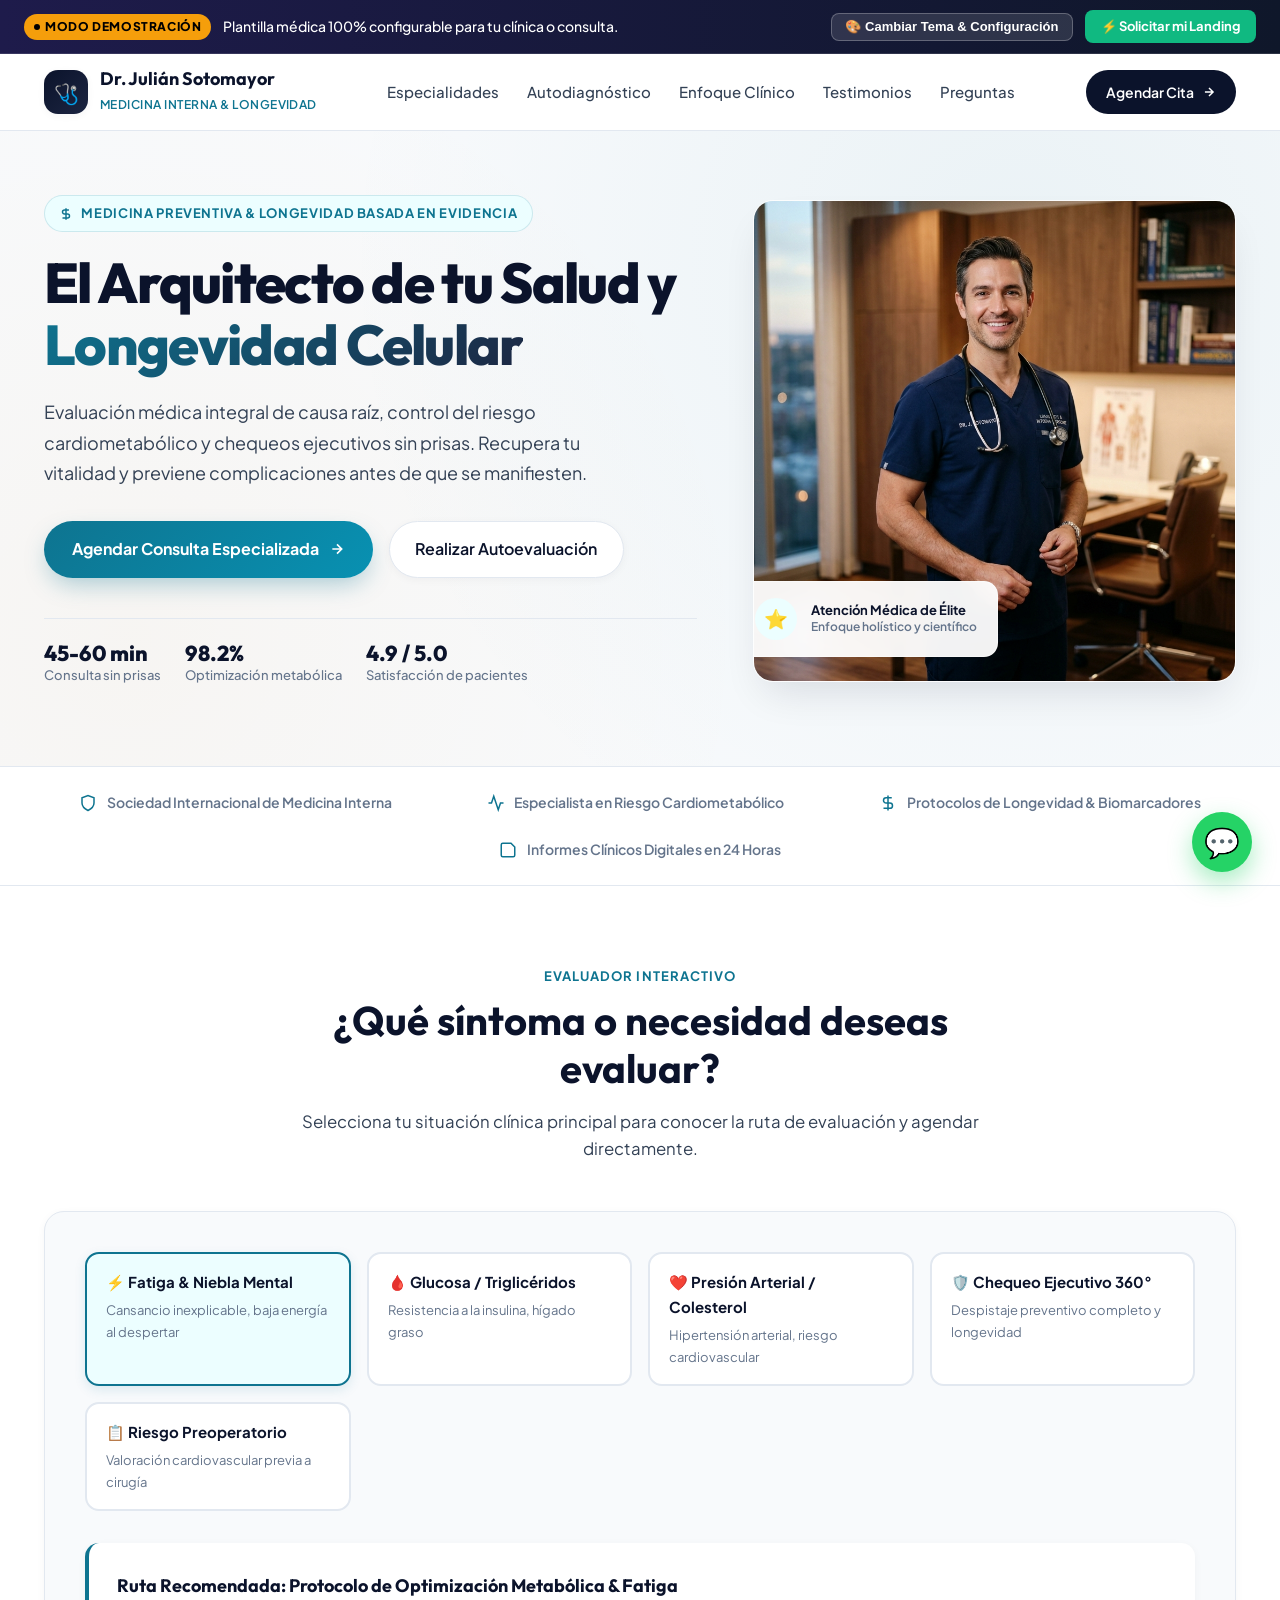
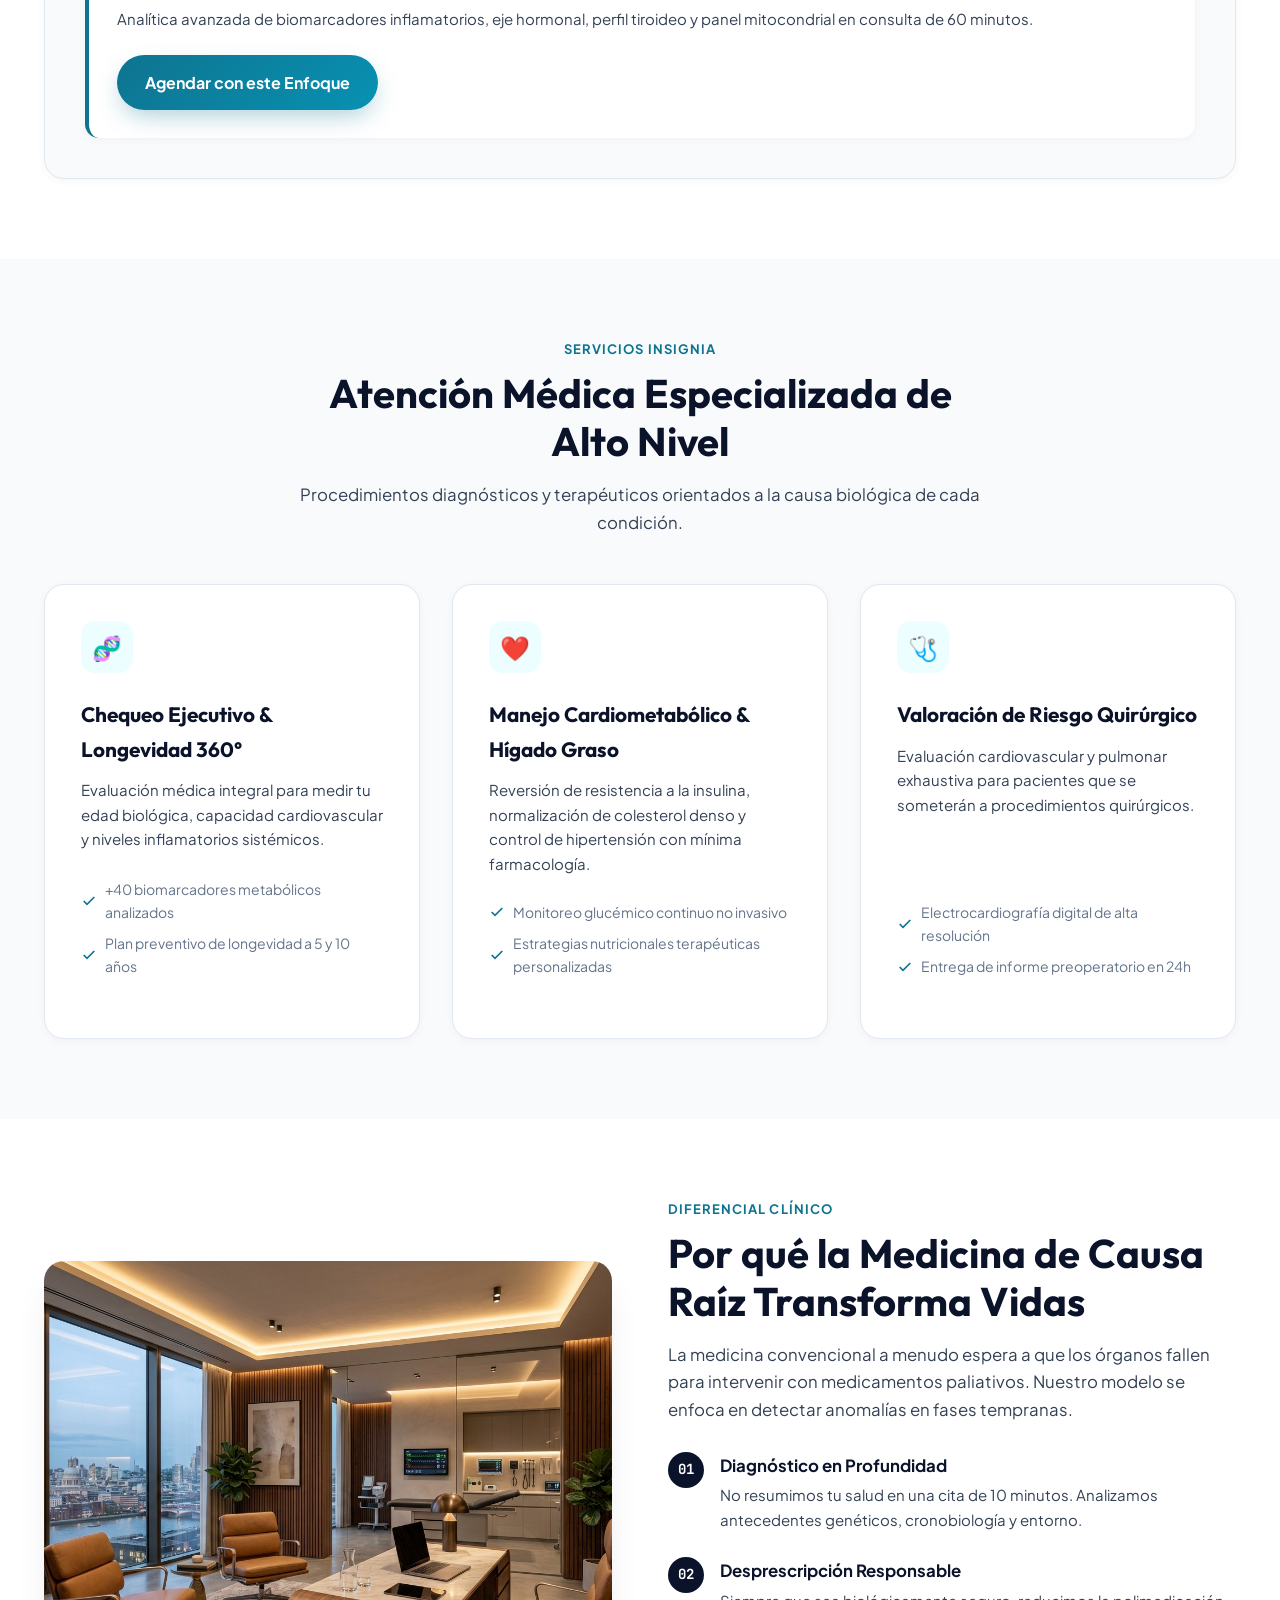
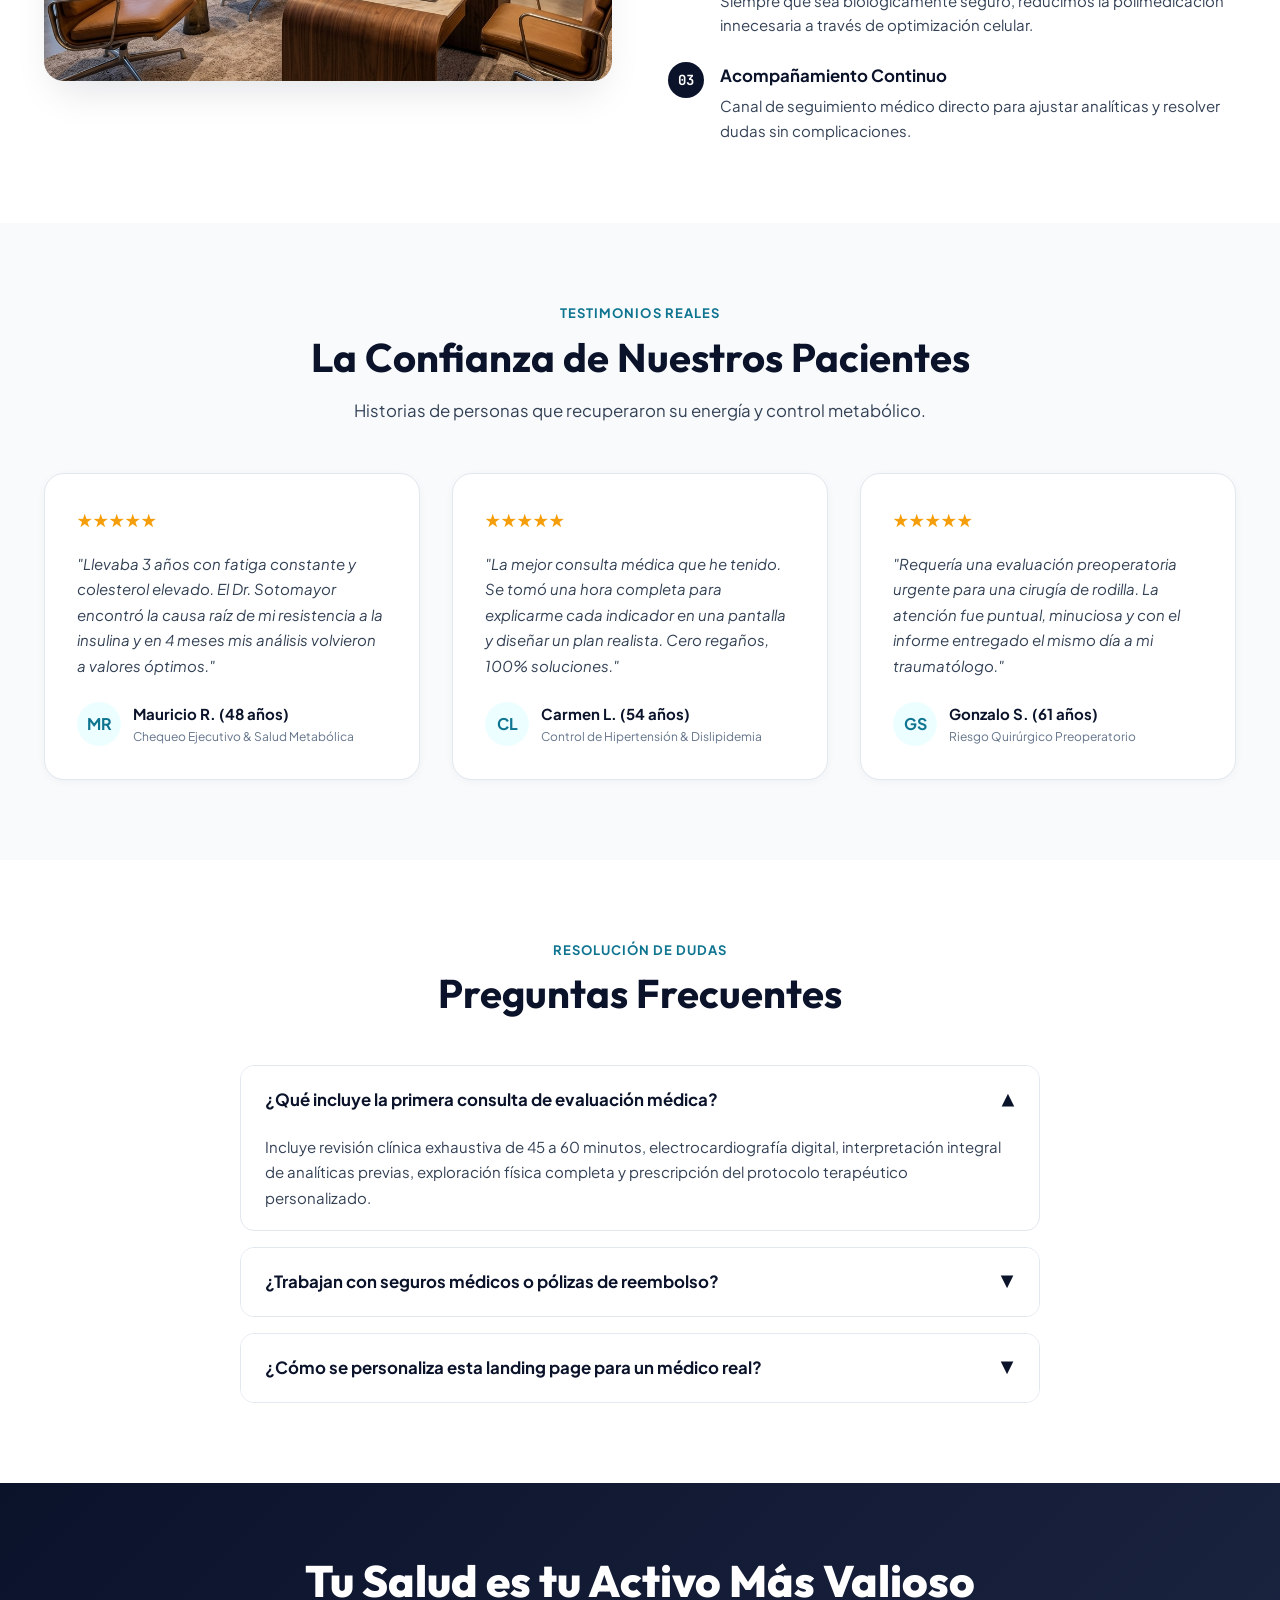
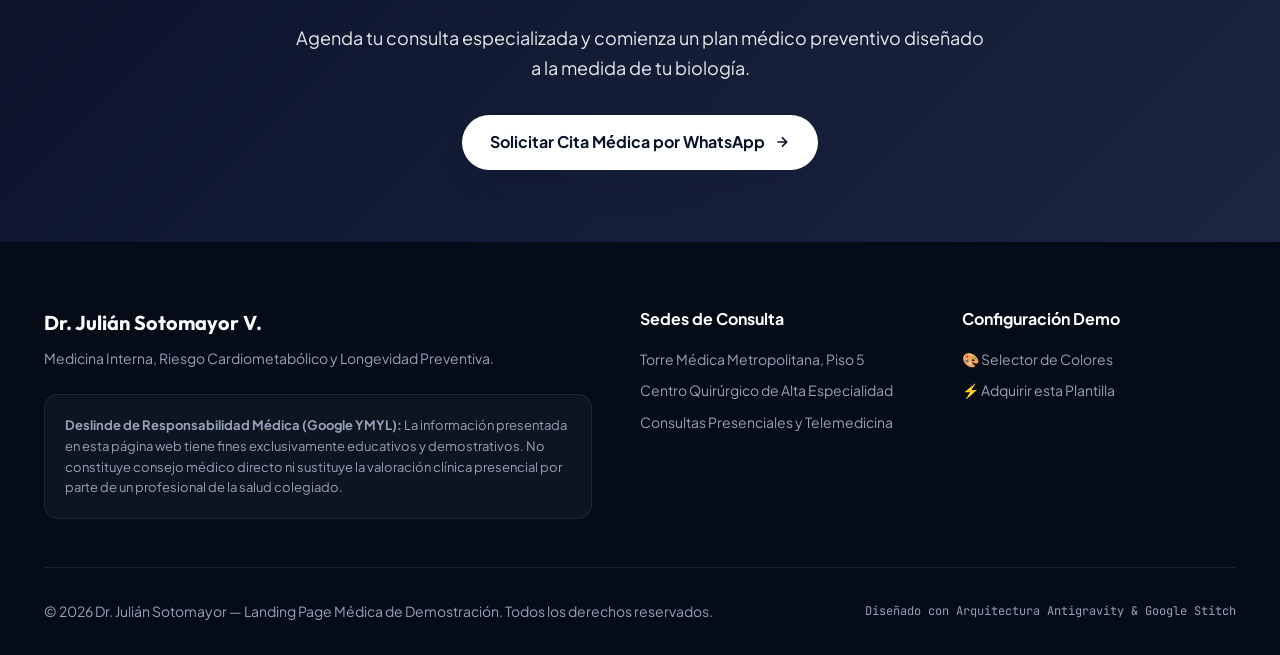
<file: medico-demo/index.html>
<!DOCTYPE html>
<html lang="es" prefix="og: https://ogp.me/ns#">
<head>
  <meta charset="UTF-8">
  <meta name="viewport" content="width=device-width, initial-scale=1.0, viewport-fit=cover">
  <meta http-equiv="X-UA-Compatible" content="IE=edge">
  
  <!-- ==========================================================================
       1. GOOGLE YMYL & MEDICAL SEO META TAGS (DEMO TEMPLATE)
       ========================================================================== -->
  <title>Dr. Julián Sotomayor | Medicina Interna & Longevidad Preventiva (Demo)</title>
  <meta name="description" content="Plantilla Landing Page Médica de Alta Conversión. Dr. Julián Sotomayor — Especialista en Medicina Interna, Cardiometabolismo y Chequeos de Longevidad. Totalmente personalizable.">
  <meta name="keywords" content="medico internista, medicina interna, cardiometabolismo, chequeo ejecutivo, longevidad preventiva, salud metabolica, consulta medica privada">
  <meta name="author" content="Dr. Julián Sotomayor V.">
  <meta name="robots" content="index, follow, max-snippet:-1, max-image-preview:large">
  
  <!-- Medical Quality & Freshness Signals -->
  <meta name="medical-specialty" content="Internal Medicine, Cardiometabolic Health, Preventive Medicine, Longevity">
  <meta name="doc-type" content="Medical Web Page Demo">
  <meta name="revised" content="2026-08-31">
  <meta name="date-modified" content="2026-08-31">
  
  <!-- Open Graph / WhatsApp Preview -->
  <meta property="og:type" content="profile">
  <meta property="og:title" content="Dr. Julián Sotomayor | Medicina Interna & Longevidad Preventiva">
  <meta property="og:description" content="Diagnóstico médico de causa raíz, control cardiometabólico integral y chequeos de longevidad sin prisas.">
  <meta property="og:image" content="assets/dr_julian_portrait.jpg">
  <meta property="og:image:width" content="1200">
  <meta property="og:image:height" content="900">
  
  <!-- Fonts Preconnect -->
  <link rel="preconnect" href="https://fonts.googleapis.com">
  <link rel="preconnect" href="https://fonts.gstatic.com" crossorigin>
  <link href="https://fonts.googleapis.com/css2?family=Outfit:wght@400;500;600;700;800&family=Plus+Jakarta+Sans:wght@300;400;500;600;700&family=JetBrains+Mono:wght@500;700&display=swap" rel="stylesheet">
  
  <!-- ==========================================================================
       2. GOOGLE YMYL SCHEMA.ORG GRAPH (JSON-LD)
       ========================================================================== -->
  <script type="application/ld+json">
  {
    "@context": "https://schema.org",
    "@graph": [
      {
        "@type": "MedicalWebPage",
        "@id": "https://demo-medico.local/#medicalpage",
        "name": "Dr. Julián Sotomayor | Medicina Interna y Longevidad Preventiva",
        "description": "Portal médico de demostración de alta gama con información sobre chequeos de longevidad, control cardiometabólico y valoración preoperatoria.",
        "inLanguage": "es",
        "lastReviewed": "2026-08-31",
        "reviewedBy": {
          "@id": "https://demo-medico.local/#physician"
        }
      },
      {
        "@type": "Physician",
        "@id": "https://demo-medico.local/#physician",
        "name": "Dr. Julián Sotomayor V.",
        "medicalSpecialty": [
          "InternalMedicine",
          "Cardiovascular",
          "PublicHealthPreserve"
        ],
        "image": "assets/dr_julian_portrait.jpg",
        "description": "Médico Especialista en Medicina Interna, Manejo del Riesgo Cardiometabólico y Protocolos de Longevidad Basados en Evidencia."
      },
      {
        "@type": "FAQPage",
        "@id": "https://demo-medico.local/#faq",
        "mainEntity": [
          {
            "@type": "Question",
            "name": "¿En qué consiste el Chequeo Ejecutivo de Longevidad 360°?",
            "acceptedAnswer": {
              "@type": "Answer",
              "text": "Es una evaluación clínica exhaustiva de 60 minutos que analiza biomarcadores metabólicos, salud cardiovascular, perfil inflamatorio, edad biológica y estilo de vida para diseñar un plan de prevención personalizado."
            }
          },
          {
            "@type": "Question",
            "name": "¿Cómo puedo personalizar esta landing page para mi clínica?",
            "acceptedAnswer": {
              "@type": "Answer",
              "text": "Esta página es una plantilla de demostración. Todos los textos, fotografías, colores corporativos, servicios médicos y enlaces de WhatsApp o reserva de citas se configuran a la medida de tu práctica médica."
            }
          }
        ]
      }
    ]
  }
  </script>

  <!-- ==========================================================================
       3. CSS DESIGN SYSTEM (TOKENS & HIGH-END STYLES)
       ========================================================================== -->
  <style>
    :root {
      /* Theme 1: Obsidian & Bio-Teal (Default) */
      --primary: #0B132B;
      --primary-rgb: 11, 19, 43;
      --primary-light: #1C2541;
      --accent: #0E7490;
      --accent-rgb: 14, 116, 144;
      --accent-hover: #0891B2;
      --accent-light: #ECFEFF;
      --warm: #D97706;
      --warm-light: #FEF3C7;
      
      --bg-body: #F8FAFC;
      --bg-surface: #FFFFFF;
      --bg-surface-elevated: #FFFFFF;
      --border-subtle: #E2E8F0;
      --border-focus: #0E7490;
      
      --text-main: #0B132B;
      --text-body: #334155;
      --text-muted: #64748B;
      --text-inverse: #FFFFFF;
      
      --shadow-sm: 0 2px 8px rgba(11, 19, 43, 0.04);
      --shadow-md: 0 8px 24px -4px rgba(11, 19, 43, 0.08);
      --shadow-lg: 0 20px 40px -12px rgba(11, 19, 43, 0.12);
      --shadow-glow: 0 0 25px rgba(14, 116, 144, 0.25);
      
      --radius-sm: 8px;
      --radius-md: 14px;
      --radius-lg: 20px;
      --radius-full: 9999px;
      
      --font-heading: 'Outfit', sans-serif;
      --font-body: 'Plus Jakarta Sans', sans-serif;
      --font-mono: 'JetBrains Mono', monospace;
      
      --transition-smooth: all 0.3s cubic-bezier(0.16, 1, 0.3, 1);
    }

    /* Alternative Themes for Live Demo Switcher */
    [data-theme="sapphire"] {
      --primary: #0F172A;
      --primary-light: #1E293B;
      --accent: #2563EB;
      --accent-rgb: 37, 99, 235;
      --accent-hover: #1D4ED8;
      --accent-light: #EFF6FF;
      --warm: #0284C7;
    }
    [data-theme="emerald"] {
      --primary: #064E3B;
      --primary-light: #065F46;
      --accent: #059669;
      --accent-rgb: 5, 150, 105;
      --accent-hover: #047857;
      --accent-light: #ECFDF5;
      --warm: #D97706;
    }
    [data-theme="luxury-gold"] {
      --primary: #18181B;
      --primary-light: #27272A;
      --accent: #B45309;
      --accent-rgb: 180, 83, 9;
      --accent-hover: #92400E;
      --accent-light: #FFFBEB;
      --warm: #D97706;
    }

    *, *::before, *::after {
      margin: 0;
      padding: 0;
      box-sizing: border-box;
    }

    html {
      scroll-behavior: smooth;
      font-size: 16px;
      -webkit-font-smoothing: antialiased;
      -moz-osx-font-smoothing: grayscale;
    }

    body {
      font-family: var(--font-body);
      background-color: var(--bg-body);
      color: var(--text-body);
      line-height: 1.65;
      overflow-x: hidden;
    }

    /* Container */
    .container {
      width: 100%;
      max-width: 1240px;
      margin: 0 auto;
      padding: 0 1.5rem;
    }

    /* ==========================================================================
       DEMO CUSTOMIZER TOP BAR & DRAWER
       ========================================================================== */
    .demo-bar {
      background: linear-gradient(90deg, #1E1B4B 0%, #0F172A 100%);
      color: #FFFFFF;
      padding: 0.65rem 1.5rem;
      font-size: 0.875rem;
      display: flex;
      justify-content: space-between;
      align-items: center;
      position: sticky;
      top: 0;
      z-index: 1000;
      border-bottom: 1px solid rgba(255, 255, 255, 0.12);
      backdrop-filter: blur(10px);
    }
    .demo-bar-left {
      display: flex;
      align-items: center;
      gap: 0.75rem;
      font-weight: 500;
    }
    .demo-badge {
      background: #F59E0B;
      color: #000000;
      font-size: 0.75rem;
      font-weight: 800;
      padding: 0.2rem 0.6rem;
      border-radius: var(--radius-full);
      text-transform: uppercase;
      letter-spacing: 0.05em;
      display: inline-flex;
      align-items: center;
      gap: 0.35rem;
    }
    .demo-badge::before {
      content: '';
      width: 6px;
      height: 6px;
      background: #000000;
      border-radius: 50%;
      animation: pulse 1.5s infinite;
    }
    .demo-actions {
      display: flex;
      align-items: center;
      gap: 0.75rem;
    }
    .demo-btn-theme {
      background: rgba(255, 255, 255, 0.12);
      border: 1px solid rgba(255, 255, 255, 0.25);
      color: #FFFFFF;
      padding: 0.35rem 0.85rem;
      border-radius: var(--radius-sm);
      font-size: 0.8125rem;
      font-weight: 600;
      cursor: pointer;
      display: inline-flex;
      align-items: center;
      gap: 0.4rem;
      transition: var(--transition-smooth);
    }
    .demo-btn-theme:hover {
      background: rgba(255, 255, 255, 0.25);
    }
    .demo-btn-cta {
      background: #10B981;
      color: #FFFFFF;
      padding: 0.35rem 1rem;
      border-radius: var(--radius-sm);
      font-size: 0.8125rem;
      font-weight: 700;
      text-decoration: none;
      transition: var(--transition-smooth);
      display: inline-flex;
      align-items: center;
      gap: 0.4rem;
    }
    .demo-btn-cta:hover {
      background: #059669;
      transform: translateY(-1px);
    }

    /* Demo Customizer Modal / Drawer */
    .demo-modal-overlay {
      position: fixed;
      inset: 0;
      background: rgba(0, 0, 0, 0.6);
      backdrop-filter: blur(4px);
      z-index: 2000;
      display: none;
      align-items: center;
      justify-content: center;
      padding: 1.5rem;
    }
    .demo-modal-overlay.active {
      display: flex;
    }
    .demo-modal-card {
      background: #FFFFFF;
      border-radius: var(--radius-lg);
      max-width: 540px;
      width: 100%;
      padding: 2rem;
      box-shadow: var(--shadow-lg);
      position: relative;
      animation: modalFadeIn 0.3s cubic-bezier(0.16, 1, 0.3, 1);
    }
    .demo-modal-header {
      display: flex;
      justify-content: space-between;
      align-items: center;
      margin-bottom: 1.25rem;
      border-bottom: 1px solid var(--border-subtle);
      padding-bottom: 1rem;
    }
    .demo-modal-title {
      font-family: var(--font-heading);
      font-size: 1.25rem;
      font-weight: 700;
      color: var(--primary);
      display: flex;
      align-items: center;
      gap: 0.5rem;
    }
    .demo-modal-close {
      background: transparent;
      border: none;
      font-size: 1.5rem;
      cursor: pointer;
      color: var(--text-muted);
    }
    .theme-palette-grid {
      display: grid;
      grid-template-columns: repeat(2, 1fr);
      gap: 0.75rem;
      margin: 1.25rem 0;
    }
    .theme-chip {
      display: flex;
      align-items: center;
      gap: 0.75rem;
      padding: 0.75rem;
      border: 2px solid var(--border-subtle);
      border-radius: var(--radius-md);
      cursor: pointer;
      font-size: 0.875rem;
      font-weight: 600;
      transition: var(--transition-smooth);
    }
    .theme-chip.active, .theme-chip:hover {
      border-color: var(--accent);
      background: var(--accent-light);
    }
    .theme-color-dots {
      display: flex;
      gap: 4px;
    }
    .color-dot {
      width: 16px;
      height: 16px;
      border-radius: 50%;
    }

    /* ==========================================================================
       MAIN NAVIGATION HEADER
       ========================================================================== */
    .site-header {
      background: rgba(255, 255, 255, 0.92);
      backdrop-filter: blur(12px);
      position: sticky;
      top: 48px;
      z-index: 900;
      border-bottom: 1px solid var(--border-subtle);
      transition: var(--transition-smooth);
    }
    .header-content {
      display: flex;
      justify-content: space-between;
      align-items: center;
      height: 76px;
    }
    .brand-logo {
      display: flex;
      align-items: center;
      gap: 0.75rem;
      text-decoration: none;
      color: var(--primary);
    }
    .brand-icon-box {
      width: 44px;
      height: 44px;
      background: linear-gradient(135deg, var(--primary) 0%, var(--primary-light) 100%);
      color: #FFFFFF;
      border-radius: var(--radius-md);
      display: flex;
      align-items: center;
      justify-content: center;
      font-size: 1.25rem;
      box-shadow: var(--shadow-sm);
    }
    .brand-text h1 {
      font-family: var(--font-heading);
      font-size: 1.125rem;
      font-weight: 700;
      line-height: 1.2;
      color: var(--primary);
    }
    .brand-text span {
      font-size: 0.75rem;
      font-weight: 600;
      color: var(--accent);
      letter-spacing: 0.04em;
      text-transform: uppercase;
    }
    .nav-menu {
      display: flex;
      list-style: none;
      align-items: center;
      gap: 1.75rem;
    }
    .nav-link {
      text-decoration: none;
      color: var(--text-body);
      font-weight: 500;
      font-size: 0.9375rem;
      transition: var(--transition-smooth);
      position: relative;
    }
    .nav-link:hover {
      color: var(--accent);
    }
    .header-cta-group {
      display: flex;
      align-items: center;
      gap: 0.85rem;
    }
    .btn-header-cta {
      background: var(--primary);
      color: #FFFFFF;
      padding: 0.65rem 1.25rem;
      border-radius: var(--radius-full);
      font-weight: 600;
      font-size: 0.875rem;
      text-decoration: none;
      transition: var(--transition-smooth);
      display: inline-flex;
      align-items: center;
      gap: 0.5rem;
    }
    .btn-header-cta:hover {
      background: var(--accent);
      transform: translateY(-2px);
      box-shadow: var(--shadow-glow);
    }

    /* ==========================================================================
       HERO SECTION (SPLIT ASYMMETRIC DESIGN)
       ========================================================================== */
    .hero-section {
      position: relative;
      padding: 4rem 0 5rem;
      background: radial-gradient(circle at 80% 20%, rgba(14, 116, 144, 0.06) 0%, transparent 60%),
                  radial-gradient(circle at 10% 80%, rgba(217, 119, 6, 0.04) 0%, transparent 50%);
      overflow: hidden;
    }
    .hero-grid {
      display: grid;
      grid-template-columns: 1.15fr 0.85fr;
      gap: 3.5rem;
      align-items: center;
    }
    .hero-eyebrow {
      display: inline-flex;
      align-items: center;
      gap: 0.5rem;
      background: var(--accent-light);
      color: var(--accent);
      padding: 0.4rem 0.9rem;
      border-radius: var(--radius-full);
      font-size: 0.8125rem;
      font-weight: 700;
      letter-spacing: 0.05em;
      text-transform: uppercase;
      margin-bottom: 1.25rem;
      border: 1px solid rgba(14, 116, 144, 0.15);
    }
    .hero-title {
      font-family: var(--font-heading);
      font-size: clamp(2.25rem, 4.5vw, 3.5rem);
      font-weight: 800;
      line-height: 1.12;
      color: var(--primary);
      letter-spacing: -0.03em;
      margin-bottom: 1.25rem;
    }
    .hero-title .text-gradient {
      background: linear-gradient(135deg, var(--accent) 0%, var(--primary-light) 100%);
      -webkit-background-clip: text;
      -webkit-text-fill-color: transparent;
    }
    .hero-lead {
      font-size: 1.125rem;
      color: var(--text-body);
      line-height: 1.7;
      margin-bottom: 2rem;
      max-width: 580px;
    }
    .hero-actions {
      display: flex;
      flex-wrap: wrap;
      gap: 1rem;
      margin-bottom: 2.5rem;
    }
    .btn-primary {
      background: linear-gradient(135deg, var(--accent) 0%, #0891B2 100%);
      color: #FFFFFF;
      padding: 0.9rem 1.75rem;
      border-radius: var(--radius-full);
      font-weight: 700;
      font-size: 1rem;
      text-decoration: none;
      display: inline-flex;
      align-items: center;
      gap: 0.6rem;
      box-shadow: 0 10px 25px -5px rgba(14, 116, 144, 0.35);
      transition: var(--transition-smooth);
    }
    .btn-primary:hover {
      transform: translateY(-2px);
      box-shadow: 0 15px 30px -5px rgba(14, 116, 144, 0.45);
    }
    .btn-secondary {
      background: #FFFFFF;
      color: var(--primary);
      padding: 0.9rem 1.6rem;
      border-radius: var(--radius-full);
      font-weight: 600;
      font-size: 1rem;
      text-decoration: none;
      border: 1px solid var(--border-subtle);
      display: inline-flex;
      align-items: center;
      gap: 0.5rem;
      box-shadow: var(--shadow-sm);
      transition: var(--transition-smooth);
    }
    .btn-secondary:hover {
      background: var(--bg-body);
      border-color: var(--text-muted);
      transform: translateY(-2px);
    }
    
    /* Social Proof Mini Bar */
    .hero-proof-bar {
      display: flex;
      align-items: center;
      gap: 1.5rem;
      padding-top: 1.5rem;
      border-top: 1px solid var(--border-subtle);
    }
    .proof-item {
      display: flex;
      flex-direction: column;
    }
    .proof-number {
      font-family: var(--font-heading);
      font-size: 1.35rem;
      font-weight: 800;
      color: var(--primary);
      line-height: 1;
    }
    .proof-label {
      font-size: 0.8125rem;
      color: var(--text-muted);
      font-weight: 500;
    }

    /* Hero Visual Card */
    .hero-media-wrapper {
      position: relative;
    }
    .hero-image-card {
      position: relative;
      border-radius: var(--radius-lg);
      overflow: hidden;
      box-shadow: var(--shadow-lg);
      border: 1px solid rgba(255, 255, 255, 0.8);
    }
    .hero-image-card img {
      width: 100%;
      height: 480px;
      object-fit: cover;
      display: block;
      transition: transform 0.8s cubic-bezier(0.16, 1, 0.3, 1);
    }
    .hero-image-card:hover img {
      transform: scale(1.03);
    }
    .floating-card-badge {
      position: absolute;
      bottom: 24px;
      left: -20px;
      background: rgba(255, 255, 255, 0.95);
      backdrop-filter: blur(12px);
      padding: 1rem 1.25rem;
      border-radius: var(--radius-md);
      box-shadow: var(--shadow-lg);
      border: 1px solid rgba(255, 255, 255, 0.5);
      display: flex;
      align-items: center;
      gap: 0.85rem;
      max-width: 280px;
      animation: float 4s ease-in-out infinite;
    }
    .floating-card-badge .icon-pill {
      width: 42px;
      height: 42px;
      background: var(--accent-light);
      color: var(--accent);
      border-radius: 50%;
      display: flex;
      align-items: center;
      justify-content: center;
      font-size: 1.2rem;
      flex-shrink: 0;
    }
    .floating-card-badge p {
      font-size: 0.8125rem;
      font-weight: 600;
      color: var(--primary);
      line-height: 1.35;
    }

    /* ==========================================================================
       TRUST BAR (INSTITUTIONAL ACCREDITATIONS)
       ========================================================================== */
    .trust-bar-section {
      background: var(--bg-surface);
      border-top: 1px solid var(--border-subtle);
      border-bottom: 1px solid var(--border-subtle);
      padding: 1.5rem 0;
    }
    .trust-bar-inner {
      display: flex;
      justify-content: space-around;
      align-items: center;
      flex-wrap: wrap;
      gap: 1.5rem;
    }
    .trust-pill {
      display: flex;
      align-items: center;
      gap: 0.6rem;
      font-size: 0.875rem;
      font-weight: 600;
      color: var(--text-muted);
    }
    .trust-pill svg {
      color: var(--accent);
      width: 18px;
      height: 18px;
    }

    /* ==========================================================================
       INTERACTIVE SYMPTOM / EVALUATION SELECTOR
       ========================================================================== */
    .assessment-section {
      padding: 5rem 0;
      background: #FFFFFF;
    }
    .section-header {
      text-align: center;
      max-width: 680px;
      margin: 0 auto 3rem;
    }
    .section-tag {
      font-size: 0.8125rem;
      font-weight: 700;
      text-transform: uppercase;
      letter-spacing: 0.08em;
      color: var(--accent);
      margin-bottom: 0.5rem;
      display: block;
    }
    .section-title {
      font-family: var(--font-heading);
      font-size: clamp(1.85rem, 3.5vw, 2.5rem);
      font-weight: 700;
      color: var(--primary);
      line-height: 1.2;
      margin-bottom: 1rem;
    }
    .section-desc {
      color: var(--text-body);
      font-size: 1.05rem;
    }

    .assessment-card {
      background: var(--bg-body);
      border: 1px solid var(--border-subtle);
      border-radius: var(--radius-lg);
      padding: 2.5rem;
      box-shadow: var(--shadow-sm);
    }
    .symptom-chips-grid {
      display: grid;
      grid-template-columns: repeat(auto-fill, minmax(220px, 1fr));
      gap: 1rem;
      margin-bottom: 2rem;
    }
    .symptom-chip {
      background: #FFFFFF;
      border: 2px solid var(--border-subtle);
      border-radius: var(--radius-md);
      padding: 1rem 1.2rem;
      cursor: pointer;
      transition: var(--transition-smooth);
      display: flex;
      flex-direction: column;
      gap: 0.35rem;
    }
    .symptom-chip:hover {
      border-color: var(--accent);
      transform: translateY(-2px);
    }
    .symptom-chip.selected {
      border-color: var(--accent);
      background: var(--accent-light);
      box-shadow: 0 4px 12px rgba(14, 116, 144, 0.12);
    }
    .symptom-chip-title {
      font-weight: 700;
      color: var(--primary);
      font-size: 0.9375rem;
    }
    .symptom-chip-desc {
      font-size: 0.8125rem;
      color: var(--text-muted);
    }

    .assessment-result-box {
      background: #FFFFFF;
      border-radius: var(--radius-md);
      padding: 1.75rem;
      border-left: 4px solid var(--accent);
      box-shadow: var(--shadow-sm);
      display: flex;
      justify-content: space-between;
      align-items: center;
      flex-wrap: wrap;
      gap: 1.5rem;
    }
    .result-info h4 {
      font-family: var(--font-heading);
      font-size: 1.125rem;
      font-weight: 700;
      color: var(--primary);
      margin-bottom: 0.35rem;
    }
    .result-info p {
      font-size: 0.9375rem;
      color: var(--text-body);
    }

    /* ==========================================================================
       SERVICES / SPECIALTIES GRID
       ========================================================================== */
    .services-section {
      padding: 5rem 0;
      background: var(--bg-body);
    }
    .services-grid {
      display: grid;
      grid-template-columns: repeat(auto-fit, minmax(340px, 1fr));
      gap: 2rem;
    }
    .service-card {
      background: #FFFFFF;
      border-radius: var(--radius-lg);
      padding: 2.25rem;
      border: 1px solid var(--border-subtle);
      box-shadow: var(--shadow-sm);
      transition: var(--transition-smooth);
      display: flex;
      flex-direction: column;
      position: relative;
    }
    .service-card:hover {
      transform: translateY(-6px);
      box-shadow: var(--shadow-lg);
      border-color: rgba(14, 116, 144, 0.3);
    }
    .service-icon {
      width: 52px;
      height: 52px;
      background: var(--accent-light);
      color: var(--accent);
      border-radius: var(--radius-md);
      display: flex;
      align-items: center;
      justify-content: center;
      font-size: 1.5rem;
      margin-bottom: 1.5rem;
    }
    .service-title {
      font-family: var(--font-heading);
      font-size: 1.3rem;
      font-weight: 700;
      color: var(--primary);
      margin-bottom: 0.75rem;
    }
    .service-desc {
      font-size: 0.9375rem;
      color: var(--text-body);
      margin-bottom: 1.5rem;
      flex-grow: 1;
    }
    .service-features {
      list-style: none;
      margin-bottom: 1.5rem;
      display: flex;
      flex-direction: column;
      gap: 0.5rem;
    }
    .service-features li {
      font-size: 0.875rem;
      color: var(--text-muted);
      display: flex;
      align-items: center;
      gap: 0.5rem;
    }
    .service-features li svg {
      color: var(--accent);
      flex-shrink: 0;
    }

    /* ==========================================================================
       PHILOSOPHY & SUITE SHOWCASE
       ========================================================================== */
    .philosophy-section {
      padding: 5rem 0;
      background: #FFFFFF;
    }
    .philosophy-grid {
      display: grid;
      grid-template-columns: 1fr 1fr;
      gap: 3.5rem;
      align-items: center;
    }
    .philosophy-media {
      position: relative;
      border-radius: var(--radius-lg);
      overflow: hidden;
      box-shadow: var(--shadow-lg);
    }
    .philosophy-media img {
      width: 100%;
      height: 420px;
      object-fit: cover;
      display: block;
    }
    .philosophy-feature-list {
      display: flex;
      flex-direction: column;
      gap: 1.5rem;
      margin-top: 1.75rem;
    }
    .philo-item {
      display: flex;
      gap: 1rem;
    }
    .philo-num {
      width: 36px;
      height: 36px;
      background: var(--primary);
      color: #FFFFFF;
      font-family: var(--font-mono);
      border-radius: 50%;
      display: flex;
      align-items: center;
      justify-content: center;
      font-size: 0.875rem;
      font-weight: 700;
      flex-shrink: 0;
    }
    .philo-text h4 {
      font-size: 1.05rem;
      font-weight: 700;
      color: var(--primary);
      margin-bottom: 0.25rem;
    }
    .philo-text p {
      font-size: 0.9375rem;
      color: var(--text-body);
    }

    /* ==========================================================================
       TESTIMONIALS (VERIFIED SOCIAL PROOF)
       ========================================================================== */
    .testimonials-section {
      padding: 5rem 0;
      background: var(--bg-body);
    }
    .testimonials-grid {
      display: grid;
      grid-template-columns: repeat(auto-fit, minmax(320px, 1fr));
      gap: 2rem;
    }
    .testimonial-card {
      background: #FFFFFF;
      padding: 2rem;
      border-radius: var(--radius-lg);
      border: 1px solid var(--border-subtle);
      box-shadow: var(--shadow-sm);
    }
    .testi-stars {
      color: #F59E0B;
      font-size: 1.1rem;
      margin-bottom: 1rem;
    }
    .testi-quote {
      font-size: 0.9375rem;
      color: var(--text-body);
      font-style: italic;
      line-height: 1.7;
      margin-bottom: 1.5rem;
    }
    .testi-author {
      display: flex;
      align-items: center;
      gap: 0.75rem;
    }
    .author-avatar {
      width: 44px;
      height: 44px;
      border-radius: 50%;
      background: var(--accent-light);
      color: var(--accent);
      font-weight: 700;
      display: flex;
      align-items: center;
      justify-content: center;
    }
    .author-name {
      font-weight: 700;
      color: var(--primary);
      font-size: 0.9375rem;
    }
    .author-case {
      font-size: 0.75rem;
      color: var(--text-muted);
    }

    /* ==========================================================================
       FAQ ACCORDION
       ========================================================================== */
    .faq-section {
      padding: 5rem 0;
      background: #FFFFFF;
    }
    .faq-list {
      max-width: 800px;
      margin: 0 auto;
      display: flex;
      flex-direction: column;
      gap: 1rem;
    }
    .faq-item {
      border: 1px solid var(--border-subtle);
      border-radius: var(--radius-md);
      overflow: hidden;
      transition: var(--transition-smooth);
    }
    .faq-question {
      padding: 1.25rem 1.5rem;
      background: #FFFFFF;
      font-weight: 700;
      color: var(--primary);
      font-size: 1.05rem;
      cursor: pointer;
      display: flex;
      justify-content: space-between;
      align-items: center;
      user-select: none;
    }
    .faq-question:hover {
      color: var(--accent);
    }
    .faq-answer {
      padding: 0 1.5rem 1.25rem;
      font-size: 0.9375rem;
      color: var(--text-body);
      line-height: 1.7;
      display: none;
    }
    .faq-item.active .faq-answer {
      display: block;
    }
    .faq-item.active .faq-icon {
      transform: rotate(180deg);
    }
    .faq-icon {
      transition: transform 0.3s ease;
    }

    /* ==========================================================================
       CTA BANNER SECTION
       ========================================================================== */
    .cta-banner-section {
      padding: 4.5rem 0;
      background: linear-gradient(135deg, var(--primary) 0%, var(--primary-light) 100%);
      color: #FFFFFF;
      text-align: center;
    }
    .cta-banner-content {
      max-width: 700px;
      margin: 0 auto;
    }
    .cta-banner-title {
      font-family: var(--font-heading);
      font-size: clamp(2rem, 3.5vw, 2.75rem);
      font-weight: 800;
      margin-bottom: 1rem;
      line-height: 1.2;
    }
    .cta-banner-desc {
      font-size: 1.125rem;
      opacity: 0.9;
      margin-bottom: 2rem;
    }

    /* ==========================================================================
       FOOTER & MEDICAL YMYL DISCLAIMER
       ========================================================================== */
    .site-footer {
      background: #060B18;
      color: #94A3B8;
      padding: 4rem 0 2rem;
      font-size: 0.875rem;
    }
    .footer-grid {
      display: grid;
      grid-template-columns: 2fr 1fr 1fr;
      gap: 3rem;
      margin-bottom: 3rem;
    }
    .footer-brand h3 {
      font-family: var(--font-heading);
      color: #FFFFFF;
      font-size: 1.25rem;
      margin-bottom: 0.5rem;
    }
    .footer-disclaimer-box {
      background: rgba(255, 255, 255, 0.04);
      border: 1px solid rgba(255, 255, 255, 0.08);
      border-radius: var(--radius-md);
      padding: 1.25rem;
      margin-top: 1.5rem;
      font-size: 0.8125rem;
      line-height: 1.6;
      color: #94A3B8;
    }
    .footer-col h4 {
      color: #FFFFFF;
      font-size: 1rem;
      font-weight: 700;
      margin-bottom: 1rem;
    }
    .footer-links {
      list-style: none;
      display: flex;
      flex-direction: column;
      gap: 0.5rem;
    }
    .footer-links a {
      color: #94A3B8;
      text-decoration: none;
      transition: var(--transition-smooth);
    }
    .footer-links a:hover {
      color: #FFFFFF;
    }
    .footer-bottom {
      border-top: 1px solid rgba(255, 255, 255, 0.08);
      padding-top: 2rem;
      display: flex;
      justify-content: space-between;
      align-items: center;
      flex-wrap: wrap;
      gap: 1rem;
    }

    /* ==========================================================================
       WHATSAPP FLOATING BUTTON
       ========================================================================== */
    .whatsapp-floating {
      position: fixed;
      bottom: 28px;
      right: 28px;
      background: #25D366;
      color: #FFFFFF;
      width: 60px;
      height: 60px;
      border-radius: 50%;
      display: flex;
      align-items: center;
      justify-content: center;
      box-shadow: 0 10px 25px rgba(37, 211, 102, 0.4);
      z-index: 1000;
      text-decoration: none;
      font-size: 1.8rem;
      transition: var(--transition-smooth);
      animation: pulse 2.5s infinite;
    }
    .whatsapp-floating:hover {
      transform: scale(1.1);
      box-shadow: 0 15px 30px rgba(37, 211, 102, 0.6);
    }

    /* Keyframes */
    @keyframes pulse {
      0% { box-shadow: 0 0 0 0 rgba(37, 211, 102, 0.6); }
      70% { box-shadow: 0 0 0 15px rgba(37, 211, 102, 0); }
      100% { box-shadow: 0 0 0 0 rgba(37, 211, 102, 0); }
    }
    @keyframes float {
      0%, 100% { transform: translateY(0); }
      50% { transform: translateY(-8px); }
    }
    @keyframes modalFadeIn {
      from { opacity: 0; transform: translateY(20px); }
      to { opacity: 1; transform: translateY(0); }
    }

    /* Responsive */
    @media (max-width: 992px) {
      .hero-grid, .philosophy-grid {
        grid-template-columns: 1fr;
        gap: 2.5rem;
      }
      .floating-card-badge {
        left: 10px;
        bottom: 10px;
      }
      .footer-grid {
        grid-template-columns: 1fr;
        gap: 2rem;
      }
      .nav-menu {
        display: none;
      }
    }
  </style>
</head>
<body>

  <!-- ==========================================================================
       DEMO CUSTOMIZER TOP BAR
       ========================================================================== -->
  <div class="demo-bar">
    <div class="demo-bar-left">
      <span class="demo-badge">MODO DEMOSTRACIÓN</span>
      <span>Plantilla médica 100% configurable para tu clínica o consulta.</span>
    </div>
    <div class="demo-actions">
      <button class="demo-btn-theme" onclick="openDemoModal()">
        🎨 Cambiar Tema & Configuración
      </button>
      <a href="https://wa.me/?text=Hola%2C%20me%20interesa%20personalizar%20la%20Landing%20Page%20M%C3%A9dica%20para%20mi%20consulta" target="_blank" class="demo-btn-cta">
        ⚡ Solicitar mi Landing
      </a>
    </div>
  </div>

  <!-- ==========================================================================
       DEMO CUSTOMIZER MODAL
       ========================================================================== -->
  <div class="demo-modal-overlay" id="demoModal">
    <div class="demo-modal-card">
      <div class="demo-modal-header">
        <h3 class="demo-modal-title">⚙️ Personalizador de Demostración</h3>
        <button class="demo-modal-close" onclick="closeDemoModal()">&times;</button>
      </div>
      <p style="font-size: 0.875rem; color: var(--text-muted); margin-bottom: 1rem;">
        Prueba cómo se adaptaría esta landing médica a la identidad visual de tu centro o especialidad en tiempo real:
      </p>

      <label style="font-weight: 700; font-size: 0.875rem; color: var(--primary);">Paleta de Color en Vivo:</label>
      <div class="theme-palette-grid">
        <div class="theme-chip active" onclick="setTheme('default', this)">
          <div class="theme-color-dots">
            <span class="color-dot" style="background: #0B132B;"></span>
            <span class="color-dot" style="background: #0E7490;"></span>
          </div>
          <span>Obsidian & Bio-Teal</span>
        </div>
        <div class="theme-chip" onclick="setTheme('sapphire', this)">
          <div class="theme-color-dots">
            <span class="color-dot" style="background: #0F172A;"></span>
            <span class="color-dot" style="background: #2563EB;"></span>
          </div>
          <span>Sapphire Blue</span>
        </div>
        <div class="theme-chip" onclick="setTheme('emerald', this)">
          <div class="theme-color-dots">
            <span class="color-dot" style="background: #064E3B;"></span>
            <span class="color-dot" style="background: #059669;"></span>
          </div>
          <span>Emerald Medical</span>
        </div>
        <div class="theme-chip" onclick="setTheme('luxury-gold', this)">
          <div class="theme-color-dots">
            <span class="color-dot" style="background: #18181B;"></span>
            <span class="color-dot" style="background: #B45309;"></span>
          </div>
          <span>Luxury Bronze</span>
        </div>
      </div>

      <div style="background: var(--bg-body); padding: 1rem; border-radius: var(--radius-md); font-size: 0.8125rem; margin-top: 1rem; border-left: 3px solid var(--accent);">
        <strong>¿Qué podemos personalizar para tu práctica?</strong>
        <ul style="margin-top: 0.5rem; padding-left: 1.2rem; color: var(--text-body);">
          <li>Fotografías de tu equipo y consultorio.</li>
          <li>Catálogo exacto de tus consultas y procedimientos.</li>
          <li>Integración con tu número de WhatsApp y agenda online.</li>
          <li>Optimización SEO local para tu ciudad y clínica.</li>
        </ul>
      </div>

      <div style="margin-top: 1.5rem; display: flex; gap: 0.75rem;">
        <button class="btn-primary" style="width: 100%; justify-content: center;" onclick="closeDemoModal()">
          Entendido, Explorar Landing
        </button>
      </div>
    </div>
  </div>

  <!-- ==========================================================================
       SITE HEADER & NAVIGATION
       ========================================================================== -->
  <header class="site-header">
    <div class="container">
      <div class="header-content">
        <a href="#" class="brand-logo">
          <div class="brand-icon-box">🩺</div>
          <div class="brand-text">
            <h1>Dr. Julián Sotomayor</h1>
            <span>Medicina Interna & Longevidad</span>
          </div>
        </a>

        <nav>
          <ul class="nav-menu">
            <li><a href="#especialidades" class="nav-link">Especialidades</a></li>
            <li><a href="#autodiagnostico" class="nav-link">Autodiagnóstico</a></li>
            <li><a href="#filosofia" class="nav-link">Enfoque Clínico</a></li>
            <li><a href="#testimonios" class="nav-link">Testimonios</a></li>
            <li><a href="#faq" class="nav-link">Preguntas</a></li>
          </ul>
        </nav>

        <div class="header-cta-group">
          <a href="#contacto" class="btn-header-cta">
            <span>Agendar Cita</span>
            <svg width="14" height="14" viewBox="0 0 24 24" fill="none" stroke="currentColor" stroke-width="2.5"><path d="M5 12h14M12 5l7 7-7 7"/></svg>
          </a>
        </div>
      </div>
    </div>
  </header>

  <!-- ==========================================================================
       HERO SECTION
       ========================================================================== -->
  <section class="hero-section">
    <div class="container">
      <div class="hero-grid">
        <div class="hero-text-content">
          <div class="hero-eyebrow">
            <svg width="14" height="14" viewBox="0 0 24 24" fill="none" stroke="currentColor" stroke-width="2.5"><path d="M12 2v20M17 5H9.5a3.5 3.5 0 0 0 0 7h5a3.5 3.5 0 0 1 0 7H6"/></svg>
            Medicina Preventiva & Longevidad Basada en Evidencia
          </div>
          
          <h1 class="hero-title">
            El Arquitecto de tu Salud y <span class="text-gradient">Longevidad Celular</span>
          </h1>
          
          <p class="hero-lead">
            Evaluación médica integral de causa raíz, control del riesgo cardiometabólico y chequeos ejecutivos sin prisas. Recupera tu vitalidad y previene complicaciones antes de que se manifiesten.
          </p>

          <div class="hero-actions">
            <a href="#contacto" class="btn-primary">
              <span>Agendar Consulta Especializada</span>
              <svg width="16" height="16" viewBox="0 0 24 24" fill="none" stroke="currentColor" stroke-width="2.5"><path d="M5 12h14M12 5l7 7-7 7"/></svg>
            </a>
            <a href="#autodiagnostico" class="btn-secondary">
              <span>Realizar Autoevaluación</span>
            </a>
          </div>

          <div class="hero-proof-bar">
            <div class="proof-item">
              <span class="proof-number">45-60 min</span>
              <span class="proof-label">Consulta sin prisas</span>
            </div>
            <div class="proof-item">
              <span class="proof-number">98.2%</span>
              <span class="proof-label">Optimización metabólica</span>
            </div>
            <div class="proof-item">
              <span class="proof-number">4.9 / 5.0</span>
              <span class="proof-label">Satisfacción de pacientes</span>
            </div>
          </div>
        </div>

        <div class="hero-media-wrapper">
          <div class="hero-image-card">
            <img src="assets/dr_julian_portrait.jpg" alt="Dr. Julián Sotomayor Médico Internista">
            
            <div class="floating-card-badge">
              <div class="icon-pill">⭐</div>
              <div>
                <p><strong>Atención Médica de Élite</strong></p>
                <p style="font-size: 0.75rem; color: var(--text-muted);">Enfoque holístico y científico</p>
              </div>
            </div>
          </div>
        </div>
      </div>
    </div>
  </section>

  <!-- ==========================================================================
       TRUST ACCREDITATION BAR
       ========================================================================== -->
  <section class="trust-bar-section">
    <div class="container">
      <div class="trust-bar-inner">
        <div class="trust-pill">
          <svg viewBox="0 0 24 24" fill="none" stroke="currentColor" stroke-width="2"><path d="M12 22s8-4 8-10V5l-8-3-8 3v7c0 6 8 10 8 10z"/></svg>
          Sociedad Internacional de Medicina Interna
        </div>
        <div class="trust-pill">
          <svg viewBox="0 0 24 24" fill="none" stroke="currentColor" stroke-width="2"><path d="M22 12h-4l-3 9L9 3l-3 9H2"/></svg>
          Especialista en Riesgo Cardiometabólico
        </div>
        <div class="trust-pill">
          <svg viewBox="0 0 24 24" fill="none" stroke="currentColor" stroke-width="2"><path d="M12 2v20M17 5H9.5a3.5 3.5 0 0 0 0 7h5a3.5 3.5 0 0 1 0 7H6"/></svg>
          Protocolos de Longevidad & Biomarcadores
        </div>
        <div class="trust-pill">
          <svg viewBox="0 0 24 24" fill="none" stroke="currentColor" stroke-width="2"><path d="M19 21H5a2 2 0 0 1-2-2V5a2 2 0 0 1 2-2h11l5 5v11a2 2 0 0 1-2 2z"/></svg>
          Informes Clínicos Digitales en 24 Horas
        </div>
      </div>
    </div>
  </section>

  <!-- ==========================================================================
       INTERACTIVE SYMPTOM & EVALUATION SELECTOR
       ========================================================================== -->
  <section class="assessment-section" id="autodiagnostico">
    <div class="container">
      <div class="section-header">
        <span class="section-tag">Evaluador Interactivo</span>
        <h2 class="section-title">¿Qué síntoma o necesidad deseas evaluar?</h2>
        <p class="section-desc">Selecciona tu situación clínica principal para conocer la ruta de evaluación y agendar directamente.</p>
      </div>

      <div class="assessment-card">
        <div class="symptom-chips-grid">
          <div class="symptom-chip selected" onclick="selectSymptom(this, 'fatiga')">
            <span class="symptom-chip-title">⚡ Fatiga & Niebla Mental</span>
            <span class="symptom-chip-desc">Cansancio inexplicable, baja energía al despertar</span>
          </div>
          <div class="symptom-chip" onclick="selectSymptom(this, 'metabolico')">
            <span class="symptom-chip-title">🩸 Glucosa / Triglicéridos</span>
            <span class="symptom-chip-desc">Resistencia a la insulina, hígado graso</span>
          </div>
          <div class="symptom-chip" onclick="selectSymptom(this, 'cardiovascular')">
            <span class="symptom-chip-title">❤️ Presión Arterial / Colesterol</span>
            <span class="symptom-chip-desc">Hipertensión arterial, riesgo cardiovascular</span>
          </div>
          <div class="symptom-chip" onclick="selectSymptom(this, 'chequeo')">
            <span class="symptom-chip-title">🛡️ Chequeo Ejecutivo 360°</span>
            <span class="symptom-chip-desc">Despistaje preventivo completo y longevidad</span>
          </div>
          <div class="symptom-chip" onclick="selectSymptom(this, 'preoperatorio')">
            <span class="symptom-chip-title">📋 Riesgo Preoperatorio</span>
            <span class="symptom-chip-desc">Valoración cardiovascular previa a cirugía</span>
          </div>
        </div>

        <div class="assessment-result-box" id="resultBox">
          <div class="result-info">
            <h4 id="resultTitle">Ruta Recomendada: Protocolo de Optimización Metabólica & Fatiga</h4>
            <p id="resultDesc">Analítica avanzada de biomarcadores inflamatorios, eje hormonal, perfil tiroideo y panel mitocondrial en consulta de 60 minutos.</p>
          </div>
          <a id="resultBtn" href="https://wa.me/?text=Hola%20Dr.%20Sotomayor,%20deseo%20agendar%20una%20consulta%20por%20Fatiga%20y%20Optimizaci%C3%B3n%20Metab%C3%B3lica" target="_blank" class="btn-primary">
            Agendar con este Enfoque
          </a>
        </div>
      </div>
    </div>
  </section>

  <!-- ==========================================================================
       SERVICES & SPECIALTIES
       ========================================================================== -->
  <section class="services-section" id="especialidades">
    <div class="container">
      <div class="section-header">
        <span class="section-tag">Servicios Insignia</span>
        <h2 class="section-title">Atención Médica Especializada de Alto Nivel</h2>
        <p class="section-desc">Procedimientos diagnósticos y terapéuticos orientados a la causa biológica de cada condición.</p>
      </div>

      <div class="services-grid">
        <div class="service-card">
          <div class="service-icon">🧬</div>
          <h3 class="service-title">Chequeo Ejecutivo & Longevidad 360°</h3>
          <p class="service-desc">Evaluación médica integral para medir tu edad biológica, capacidad cardiovascular y niveles inflamatorios sistémicos.</p>
          <ul class="service-features">
            <li><svg width="16" height="16" viewBox="0 0 24 24" fill="none" stroke="currentColor" stroke-width="2.5"><polyline points="20 6 9 17 4 12"/></svg> +40 biomarcadores metabólicos analizados</li>
            <li><svg width="16" height="16" viewBox="0 0 24 24" fill="none" stroke="currentColor" stroke-width="2.5"><polyline points="20 6 9 17 4 12"/></svg> Plan preventivo de longevidad a 5 y 10 años</li>
          </ul>
        </div>

        <div class="service-card">
          <div class="service-icon">❤️</div>
          <h3 class="service-title">Manejo Cardiometabólico & Hígado Graso</h3>
          <p class="service-desc">Reversión de resistencia a la insulina, normalización de colesterol denso y control de hipertensión con mínima farmacología.</p>
          <ul class="service-features">
            <li><svg width="16" height="16" viewBox="0 0 24 24" fill="none" stroke="currentColor" stroke-width="2.5"><polyline points="20 6 9 17 4 12"/></svg> Monitoreo glucémico continuo no invasivo</li>
            <li><svg width="16" height="16" viewBox="0 0 24 24" fill="none" stroke="currentColor" stroke-width="2.5"><polyline points="20 6 9 17 4 12"/></svg> Estrategias nutricionales terapéuticas personalizadas</li>
          </ul>
        </div>

        <div class="service-card">
          <div class="service-icon">🩺</div>
          <h3 class="service-title">Valoración de Riesgo Quirúrgico</h3>
          <p class="service-desc">Evaluación cardiovascular y pulmonar exhaustiva para pacientes que se someterán a procedimientos quirúrgicos.</p>
          <ul class="service-features">
            <li><svg width="16" height="16" viewBox="0 0 24 24" fill="none" stroke="currentColor" stroke-width="2.5"><polyline points="20 6 9 17 4 12"/></svg> Electrocardiografía digital de alta resolución</li>
            <li><svg width="16" height="16" viewBox="0 0 24 24" fill="none" stroke="currentColor" stroke-width="2.5"><polyline points="20 6 9 17 4 12"/></svg> Entrega de informe preoperatorio en 24h</li>
          </ul>
        </div>
      </div>
    </div>
  </section>

  <!-- ==========================================================================
       PHILOSOPHY SECTION & SUITE SHOWCASE
       ========================================================================== -->
  <section class="philosophy-section" id="filosofia">
    <div class="container">
      <div class="philosophy-grid">
        <div class="philosophy-media">
          <img src="assets/modern_longevity_suite.jpg" alt="Suite de Consulta Médica Moderna">
        </div>

        <div class="philosophy-text">
          <span class="section-tag">Diferencial Clínico</span>
          <h2 class="section-title">Por qué la Medicina de Causa Raíz Transforma Vidas</h2>
          <p class="section-desc">
            La medicina convencional a menudo espera a que los órganos fallen para intervenir con medicamentos paliativos. Nuestro modelo se enfoca en detectar anomalías en fases tempranas.
          </p>

          <div class="philosophy-feature-list">
            <div class="philo-item">
              <div class="philo-num">01</div>
              <div class="philo-text">
                <h4>Diagnóstico en Profundidad</h4>
                <p>No resumimos tu salud en una cita de 10 minutos. Analizamos antecedentes genéticos, cronobiología y entorno.</p>
              </div>
            </div>
            <div class="philo-item">
              <div class="philo-num">02</div>
              <div class="philo-text">
                <h4>Desprescripción Responsable</h4>
                <p>Siempre que sea biológicamente seguro, reducimos la polimedicación innecesaria a través de optimización celular.</p>
              </div>
            </div>
            <div class="philo-item">
              <div class="philo-num">03</div>
              <div class="philo-text">
                <h4>Acompañamiento Continuo</h4>
                <p>Canal de seguimiento médico directo para ajustar analíticas y resolver dudas sin complicaciones.</p>
              </div>
            </div>
          </div>
        </div>
      </div>
    </div>
  </section>

  <!-- ==========================================================================
       TESTIMONIALS
       ========================================================================== -->
  <section class="testimonials-section" id="testimonios">
    <div class="container">
      <div class="section-header">
        <span class="section-tag">Testimonios Reales</span>
        <h2 class="section-title">La Confianza de Nuestros Pacientes</h2>
        <p class="section-desc">Historias de personas que recuperaron su energía y control metabólico.</p>
      </div>

      <div class="testimonials-grid">
        <div class="testimonial-card">
          <div class="testi-stars">★★★★★</div>
          <p class="testi-quote">"Llevaba 3 años con fatiga constante y colesterol elevado. El Dr. Sotomayor encontró la causa raíz de mi resistencia a la insulina y en 4 meses mis análisis volvieron a valores óptimos."</p>
          <div class="testi-author">
            <div class="author-avatar">MR</div>
            <div>
              <div class="author-name">Mauricio R. (48 años)</div>
              <div class="author-case">Chequeo Ejecutivo & Salud Metabólica</div>
            </div>
          </div>
        </div>

        <div class="testimonial-card">
          <div class="testi-stars">★★★★★</div>
          <p class="testi-quote">"La mejor consulta médica que he tenido. Se tomó una hora completa para explicarme cada indicador en una pantalla y diseñar un plan realista. Cero regaños, 100% soluciones."</p>
          <div class="testi-author">
            <div class="author-avatar">CL</div>
            <div>
              <div class="author-name">Carmen L. (54 años)</div>
              <div class="author-case">Control de Hipertensión & Dislipidemia</div>
            </div>
          </div>
        </div>

        <div class="testimonial-card">
          <div class="testi-stars">★★★★★</div>
          <p class="testi-quote">"Requería una evaluación preoperatoria urgente para una cirugía de rodilla. La atención fue puntual, minuciosa y con el informe entregado el mismo día a mi traumatólogo."</p>
          <div class="testi-author">
            <div class="author-avatar">GS</div>
            <div>
              <div class="author-name">Gonzalo S. (61 años)</div>
              <div class="author-case">Riesgo Quirúrgico Preoperatorio</div>
            </div>
          </div>
        </div>
      </div>
    </div>
  </section>

  <!-- ==========================================================================
       FAQ SECTION
       ========================================================================== -->
  <section class="faq-section" id="faq">
    <div class="container">
      <div class="section-header">
        <span class="section-tag">Resolución de Dudas</span>
        <h2 class="section-title">Preguntas Frecuentes</h2>
      </div>

      <div class="faq-list">
        <div class="faq-item active">
          <div class="faq-question" onclick="toggleFaq(this)">
            <span>¿Qué incluye la primera consulta de evaluación médica?</span>
            <span class="faq-icon">▼</span>
          </div>
          <div class="faq-answer">
            Incluye revisión clínica exhaustiva de 45 a 60 minutos, electrocardiografía digital, interpretación integral de analíticas previas, exploración física completa y prescripción del protocolo terapéutico personalizado.
          </div>
        </div>

        <div class="faq-item">
          <div class="faq-question" onclick="toggleFaq(this)">
            <span>¿Trabajan con seguros médicos o pólizas de reembolso?</span>
            <span class="faq-icon">▼</span>
          </div>
          <div class="faq-answer">
            Emitimos informe médico detallado y factura fiscal con códigos diagnósticos internacionales (CIE-10) para el trámite ágil de reembolso ante cualquier compañía aseguradora nacional o internacional.
          </div>
        </div>

        <div class="faq-item">
          <div class="faq-question" onclick="toggleFaq(this)">
            <span>¿Cómo se personaliza esta landing page para un médico real?</span>
            <span class="faq-icon">▼</span>
          </div>
          <div class="faq-answer">
            Esta es una página de demostración interactiva. El diseño, los textos, la paleta de colores, la fotografía profesional y los servicios se ajustan 100% a las credenciales, sedes y especialidad de cada médico o clínica.
          </div>
        </div>
      </div>
    </div>
  </section>

  <!-- ==========================================================================
       CTA BANNER
       ========================================================================== -->
  <section class="cta-banner-section" id="contacto">
    <div class="container">
      <div class="cta-banner-content">
        <h2 class="cta-banner-title">Tu Salud es tu Activo Más Valioso</h2>
        <p class="cta-banner-desc">Agenda tu consulta especializada y comienza un plan médico preventivo diseñado a la medida de tu biología.</p>
        <a href="https://wa.me/?text=Hola%2C%20deseo%20solicitar%20una%20cita%20con%20el%20Dr.%20Juli%C3%A1n%20Sotomayor" target="_blank" class="btn-primary" style="background: #FFFFFF; color: var(--primary); box-shadow: var(--shadow-lg);">
          <span>Solicitar Cita Médica por WhatsApp</span>
          <svg width="16" height="16" viewBox="0 0 24 24" fill="none" stroke="currentColor" stroke-width="2.5"><path d="M5 12h14M12 5l7 7-7 7"/></svg>
        </a>
      </div>
    </div>
  </section>

  <!-- ==========================================================================
       FOOTER & MEDICAL YMYL DISCLAIMER
       ========================================================================== -->
  <footer class="site-footer">
    <div class="container">
      <div class="footer-grid">
        <div class="footer-brand">
          <h3>Dr. Julián Sotomayor V.</h3>
          <p>Medicina Interna, Riesgo Cardiometabólico y Longevidad Preventiva.</p>
          <div class="footer-disclaimer-box">
            <strong>Deslinde de Responsabilidad Médica (Google YMYL):</strong> La información presentada en esta página web tiene fines exclusivamente educativos y demostrativos. No constituye consejo médico directo ni sustituye la valoración clínica presencial por parte de un profesional de la salud colegiado.
          </div>
        </div>

        <div class="footer-col">
          <h4>Sedes de Consulta</h4>
          <ul class="footer-links">
            <li>Torre Médica Metropolitana, Piso 5</li>
            <li>Centro Quirúrgico de Alta Especialidad</li>
            <li>Consultas Presenciales y Telemedicina</li>
          </ul>
        </div>

        <div class="footer-col">
          <h4>Configuración Demo</h4>
          <ul class="footer-links">
            <li><a href="javascript:void(0)" onclick="openDemoModal()">🎨 Selector de Colores</a></li>
            <li><a href="https://wa.me/?text=Hola%2C%20quiero%20informaci%C3%B3n%20para%20crear%20mi%20Landing%20Page%20M%C3%A9dica" target="_blank">⚡ Adquirir esta Plantilla</a></li>
          </ul>
        </div>
      </div>

      <div class="footer-bottom">
        <p>© 2026 Dr. Julián Sotomayor — Landing Page Médica de Demostración. Todos los derechos reservados.</p>
        <p style="font-family: var(--font-mono); font-size: 0.75rem;">Diseñado con Arquitectura Antigravity & Google Stitch</p>
      </div>
    </div>
  </footer>

  <!-- WhatsApp Floating Widget -->
  <a href="https://wa.me/?text=Hola%20Dr.%20Sotomayor,%20deseo%20informaci%C3%B3n%20para%20agendar%20una%20consulta" target="_blank" class="whatsapp-floating" aria-label="Contacto WhatsApp">
    💬
  </a>

  <!-- ==========================================================================
       INTERACTIVE JAVASCRIPT
       ========================================================================== -->
  <script>
    // Demo Modal Controls
    function openDemoModal() {
      document.getElementById('demoModal').classList.add('active');
    }
    function closeDemoModal() {
      document.getElementById('demoModal').classList.remove('active');
    }

    // Live Theme Switcher
    function setTheme(themeName, element) {
      if (themeName === 'default') {
        document.documentElement.removeAttribute('data-theme');
      } else {
        document.documentElement.setAttribute('data-theme', themeName);
      }
      document.querySelectorAll('.theme-chip').forEach(chip => chip.classList.remove('active'));
      if (element) element.classList.add('active');
    }

    // Interactive Symptom / Diagnostic Selector
    const symptomData = {
      fatiga: {
        title: "Ruta: Protocolo de Optimización Metabólica & Fatiga Crónica",
        desc: "Analítica avanzada de biomarcadores inflamatorios, eje hormonal, perfil tiroideo y panel mitocondrial en consulta de 60 minutos.",
        msg: "Hola Dr. Sotomayor, deseo agendar una consulta por Fatiga y Optimización Metabólica"
      },
      metabolico: {
        title: "Ruta: Control Integral de Resistencia a la Insulina & Hígado Graso",
        desc: "Evaluación de índice HOMA-IR, perfil lipídico fraccionado y plan nutricional terapéutico guiado por evidencia.",
        msg: "Hola Dr. Sotomayor, deseo agendar consulta para evaluación de Glucosa y Salud Metabólica"
      },
      cardiovascular: {
        title: "Ruta: Prevención Cardiovascular Avanzada & Control de Presión",
        desc: "Electrocardiografía de alta resolución, mapeo de variabilidad cardíaca y titulación farmacológica precisa.",
        msg: "Hola Dr. Sotomayor, deseo una consulta para evaluación de Presión Arterial y Riesgo Cardiovascular"
      },
      chequeo: {
        title: "Ruta: Chequeo Ejecutivo 360° & Evaluación de Longevidad",
        desc: "Despistaje preventivo total de más de 40 parámetros biológicos con informe integral de edad biológica.",
        msg: "Hola Dr. Sotomayor, deseo información y agendamiento para el Chequeo Ejecutivo 360"
      },
      preoperatorio: {
        title: "Ruta: Valoración de Riesgo Quirúrgico con Entrega en 24h",
        desc: "Revisión preoperatoria multidisciplinaria, electrocardiograma e informe oficial con certificación de aptitud.",
        msg: "Hola Dr. Sotomayor, requiero una Valoración Preoperatoria urgente con informe en 24h"
      }
    };

    function selectSymptom(element, type) {
      document.querySelectorAll('.symptom-chip').forEach(chip => chip.classList.remove('selected'));
      element.classList.add('selected');

      const data = symptomData[type] || symptomData.fatiga;
      document.getElementById('resultTitle').textContent = data.title;
      document.getElementById('resultDesc').textContent = data.desc;
      document.getElementById('resultBtn').href = `https://wa.me/?text=${encodeURIComponent(data.msg)}`;
    }

    // FAQ Toggle
    function toggleFaq(element) {
      const item = element.parentElement;
      item.classList.toggle('active');
    }
  </script>
</body>
</html>
</file>
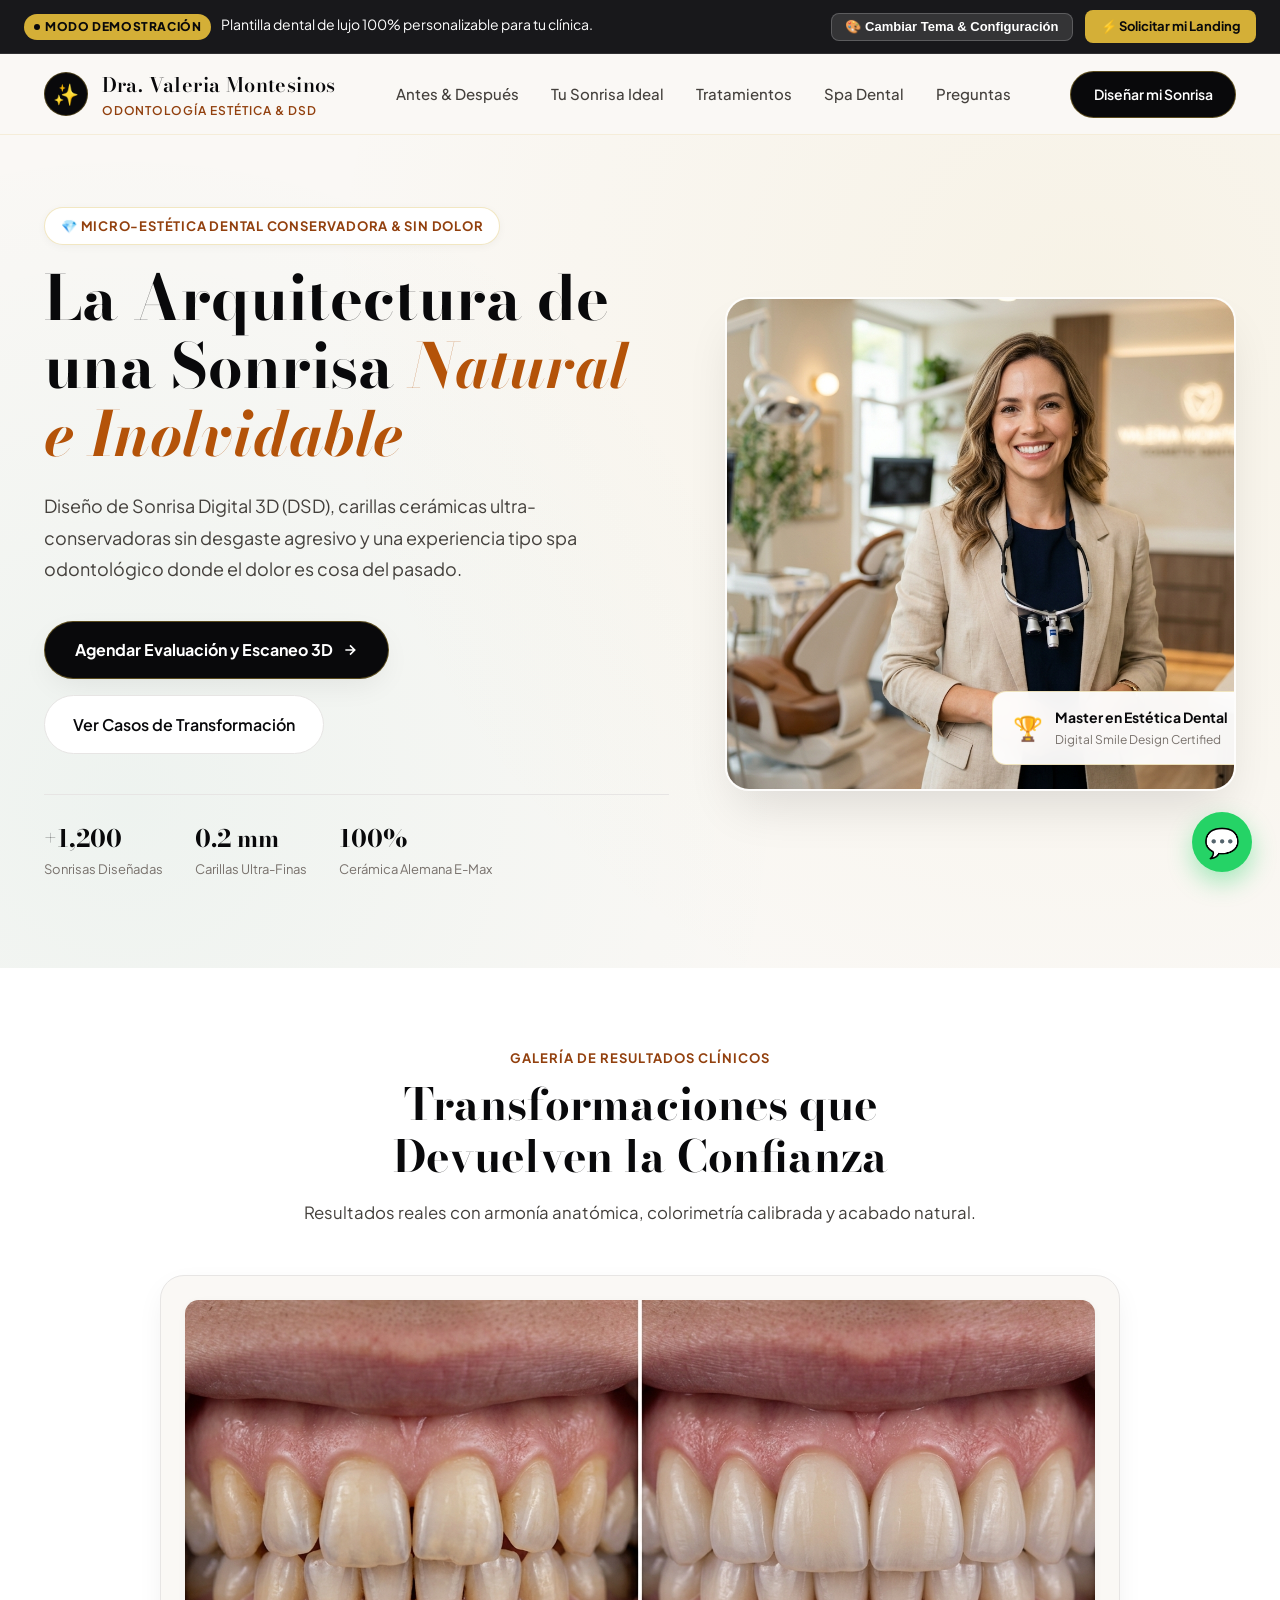
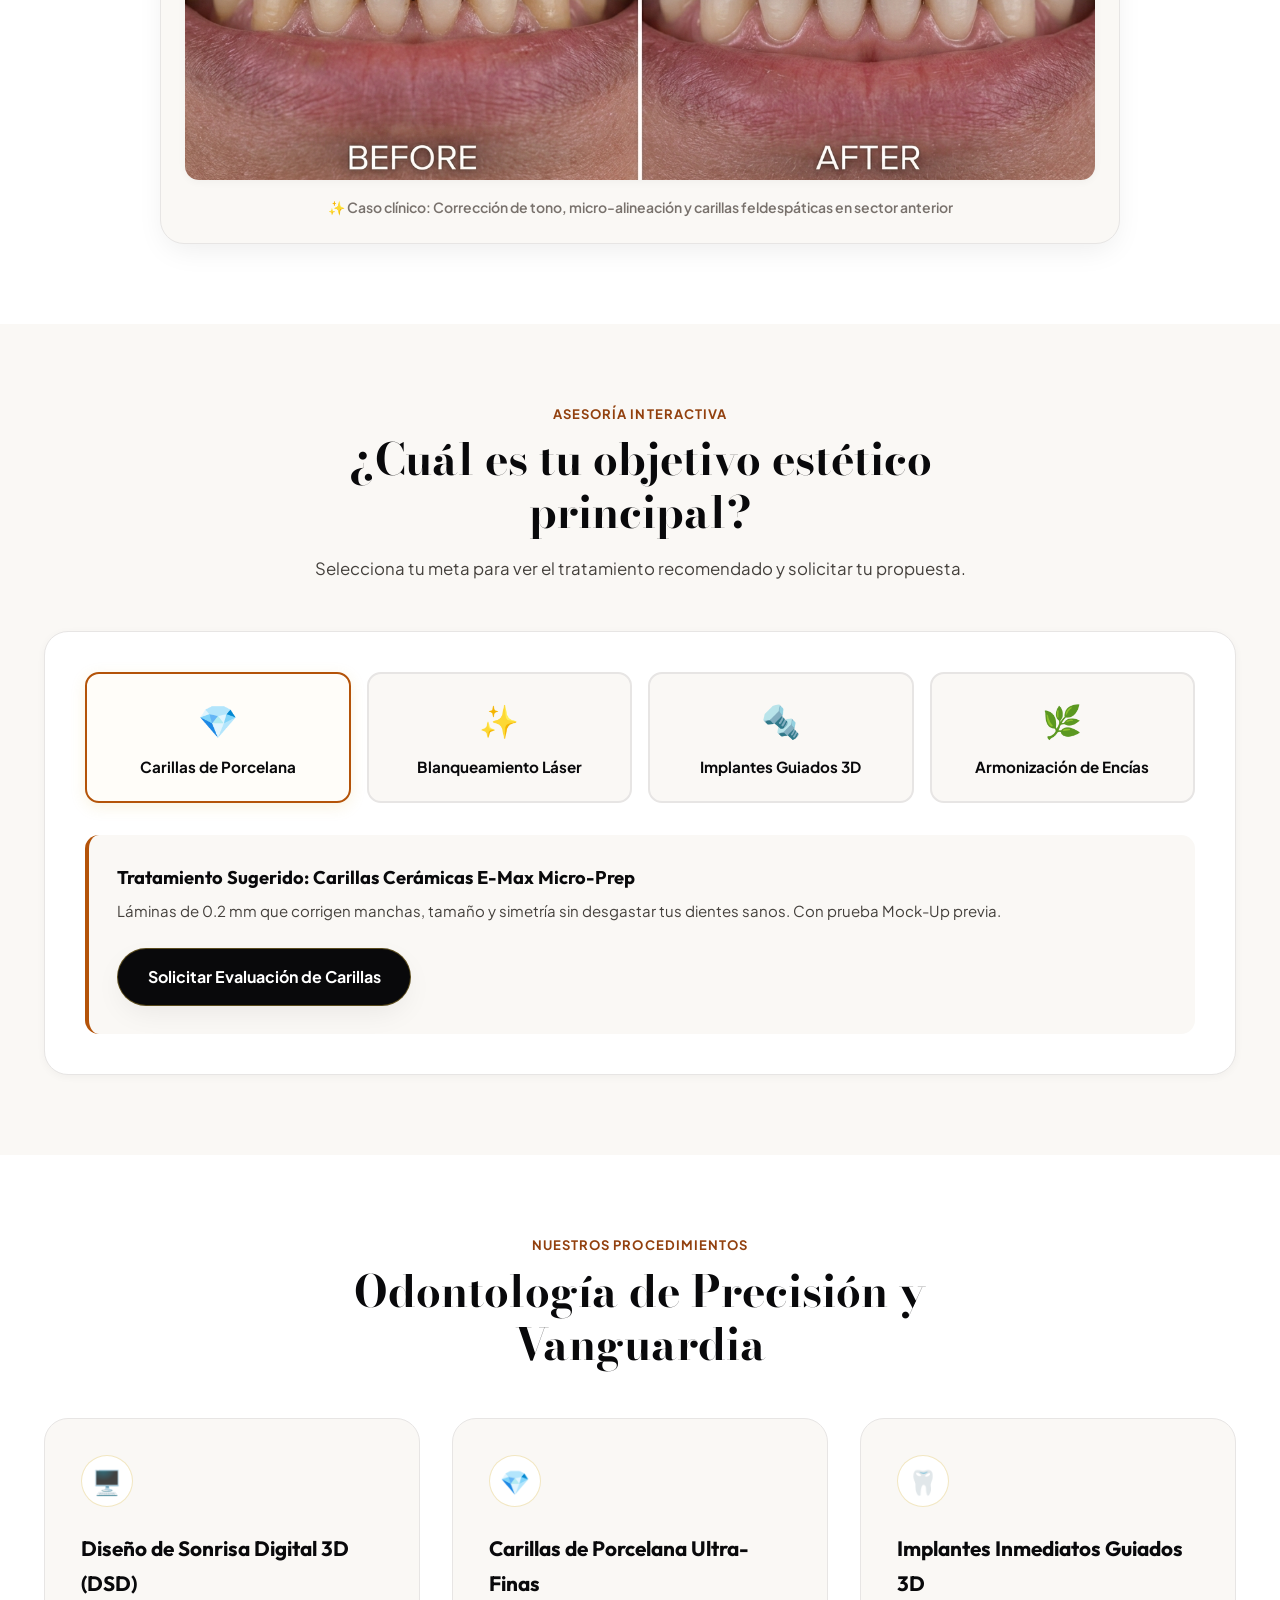
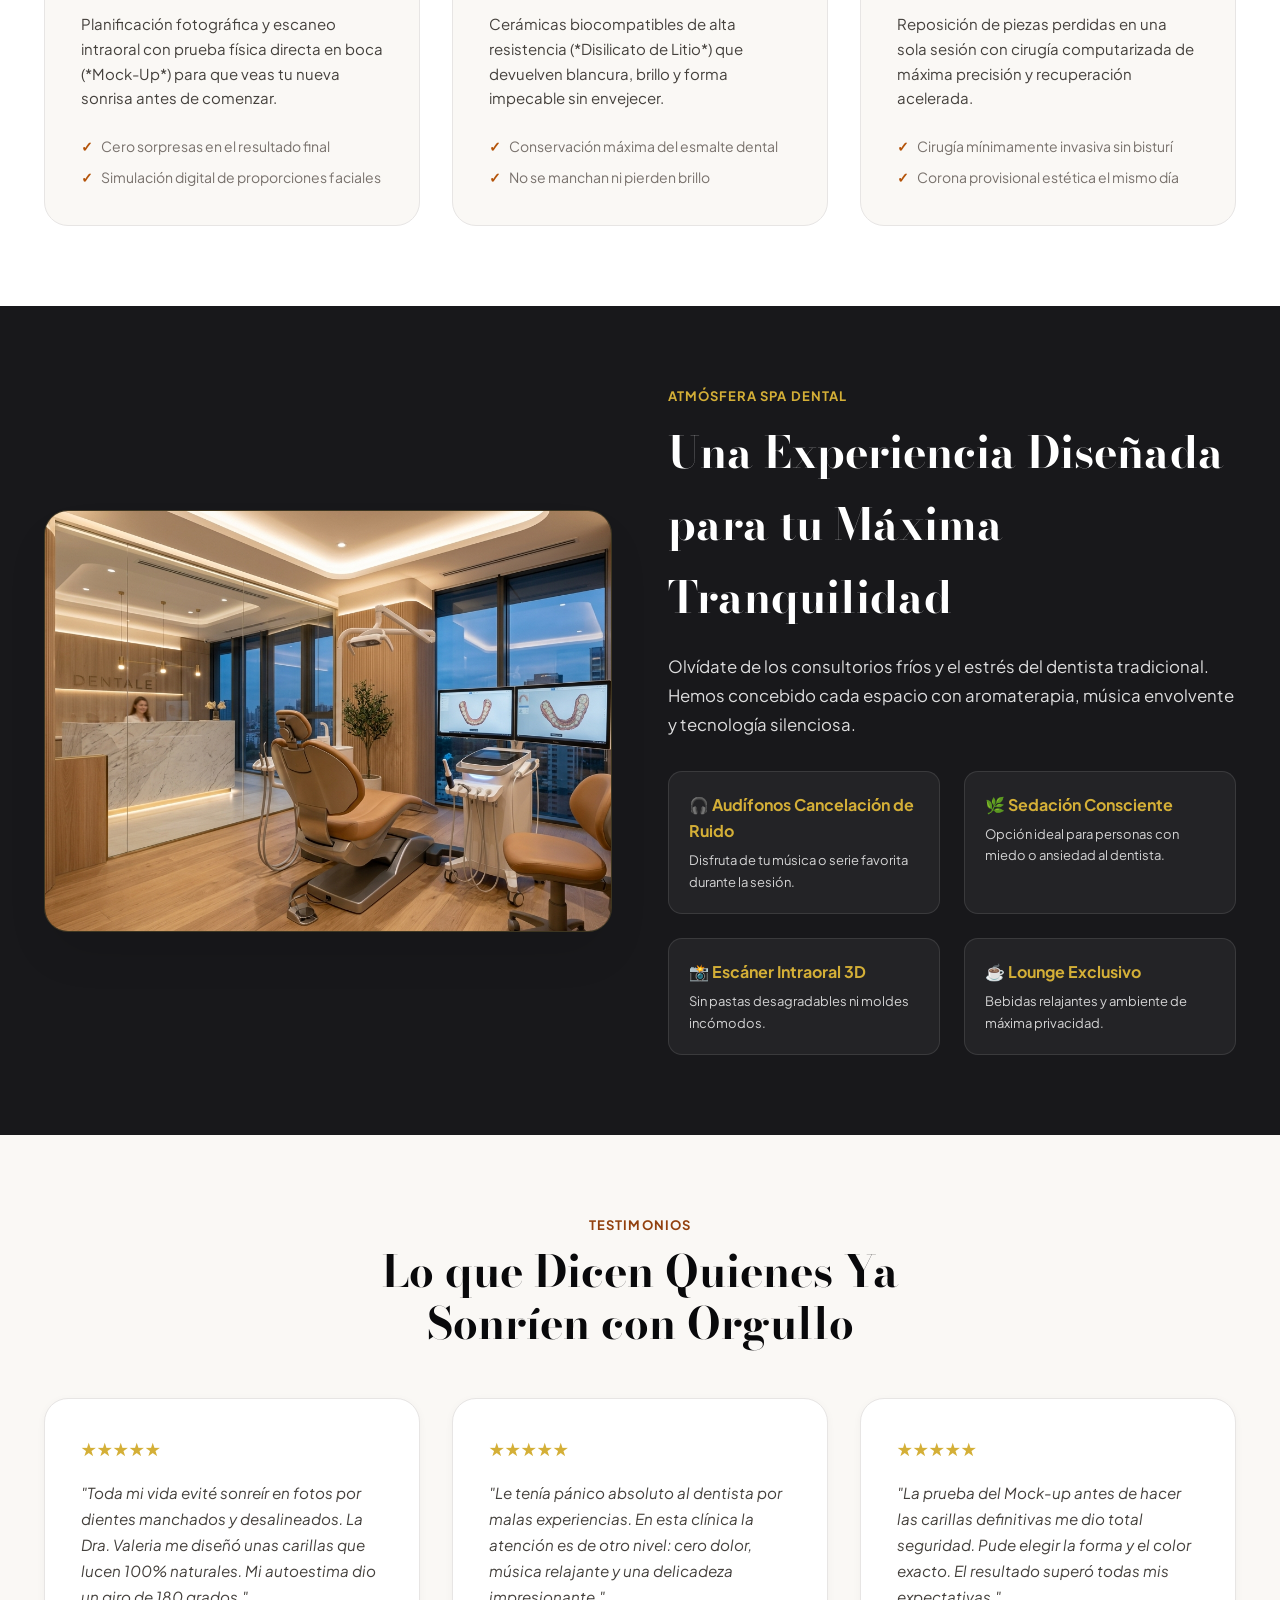
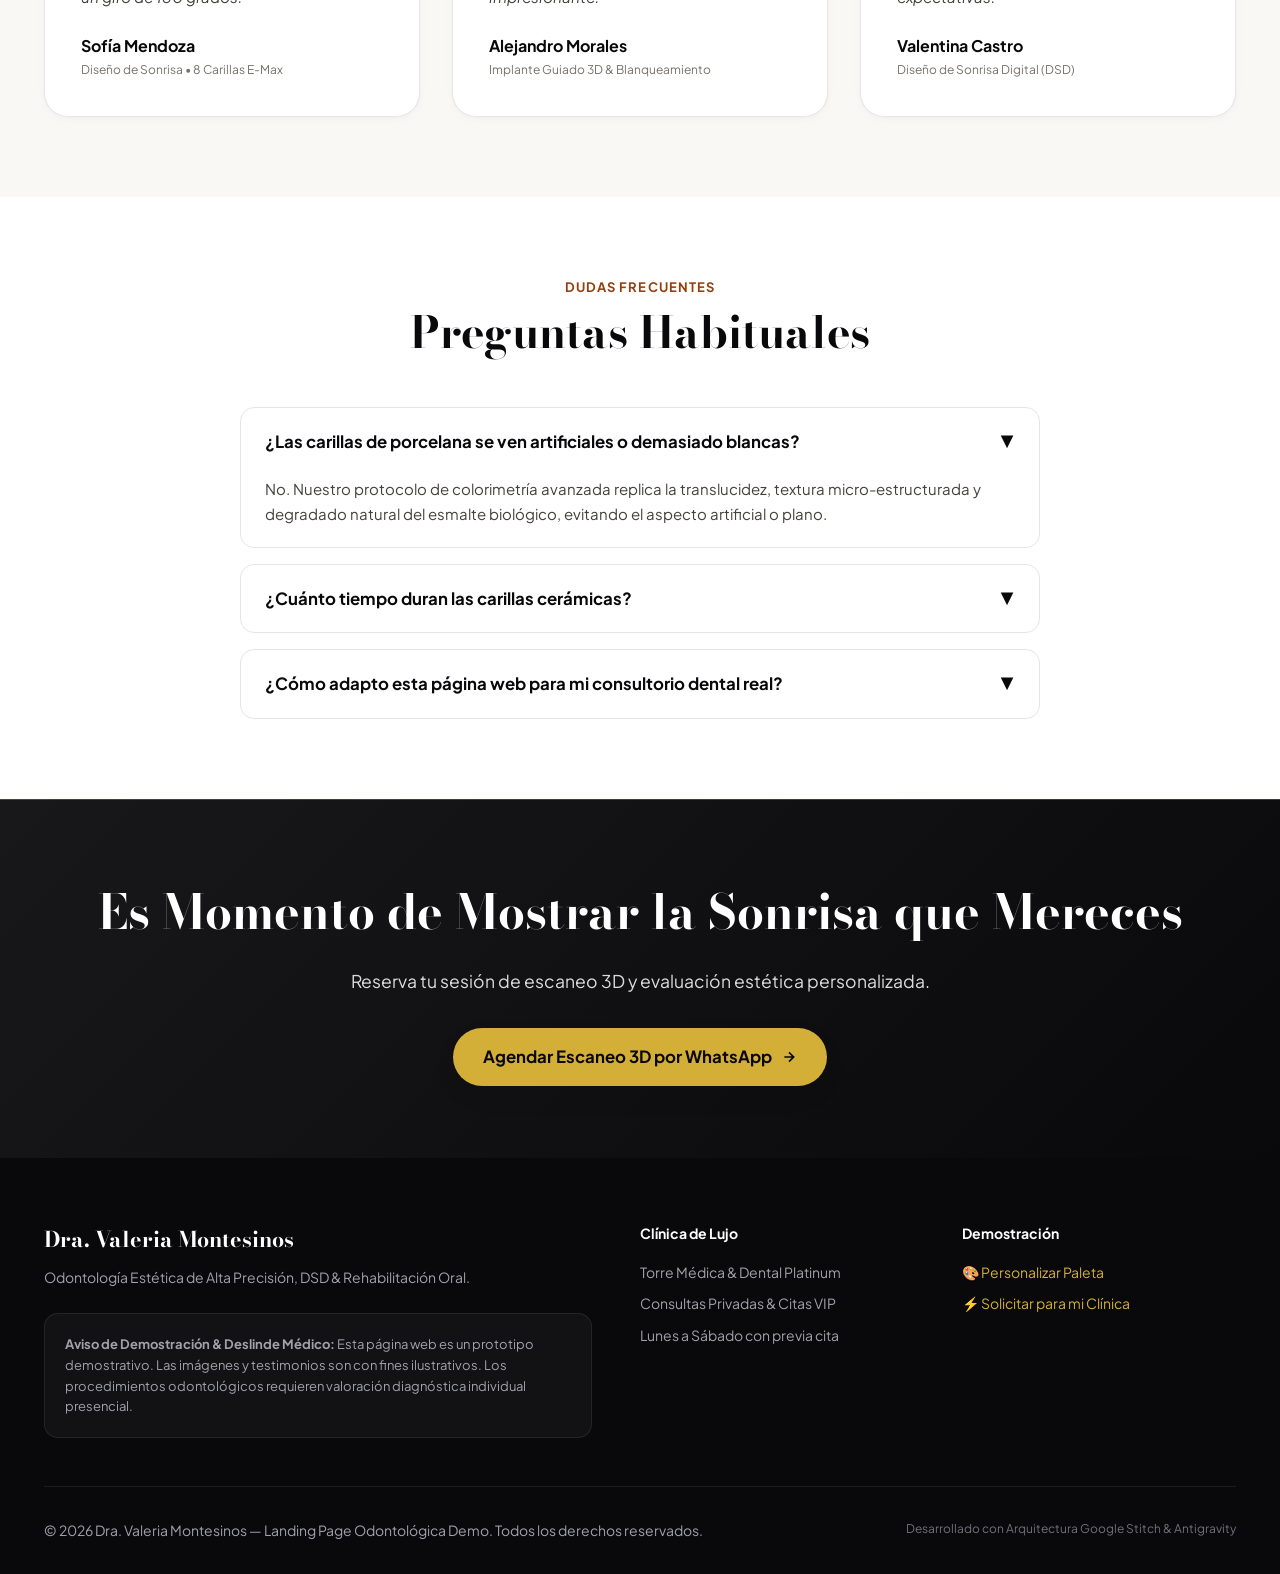
<file: odontologo-demo/index.html>
<!DOCTYPE html>
<html lang="es" prefix="og: https://ogp.me/ns#">
<head>
  <meta charset="UTF-8">
  <meta name="viewport" content="width=device-width, initial-scale=1.0, viewport-fit=cover">
  <meta http-equiv="X-UA-Compatible" content="IE=edge">
  
  <!-- ==========================================================================
       1. GOOGLE YMYL & DENTAL SEO META TAGS (DEMO TEMPLATE)
       ========================================================================== -->
  <title>Dra. Valeria Montesinos | Odontología Estética & Diseño de Sonrisa 3D (Demo)</title>
  <meta name="description" content="Plantilla Landing Page Odontológica de Lujo y Alta Conversión. Dra. Valeria Montesinos — Especialista en Carillas Cerámicas Ultra-Finas, DSD e Implantes Guiados.">
  <meta name="keywords" content="odontologia estetica, diseno de sonrisa, carillas de porcelana, carillas dentales, implantes dentales 3d, blanqueamiento dental, clinica dental de lujo">
  <meta name="author" content="Dra. Valeria Montesinos">
  <meta name="robots" content="index, follow, max-snippet:-1, max-image-preview:large">
  
  <!-- Dental Quality Signals -->
  <meta name="medical-specialty" content="Dentistry, Cosmetic Dentistry, Prosthodontics, Dental Implants, Digital Smile Design">
  <meta name="doc-type" content="Dental Clinic Web Page Demo">
  <meta name="revised" content="2026-08-31">
  <meta name="date-modified" content="2026-08-31">
  
  <!-- Open Graph / WhatsApp Preview -->
  <meta property="og:type" content="profile">
  <meta property="og:title" content="Dra. Valeria Montesinos | Odontología Estética & Diseño de Sonrisa Digital">
  <meta property="og:description" content="Diseño de sonrisa 100% natural, carillas de porcelana ultra-conservadoras y experiencia tipo spa dental sin dolor.">
  <meta property="og:image" content="assets/dra_valeria_portrait.jpg">
  <meta property="og:image:width" content="1200">
  <meta property="og:image:height" content="900">
  
  <!-- Fonts Preconnect (Luxury Editorial & Modern Sans) -->
  <link rel="preconnect" href="https://fonts.googleapis.com">
  <link rel="preconnect" href="https://fonts.gstatic.com" crossorigin>
  <link href="https://fonts.googleapis.com/css2?family=Bodoni+Moda:ital,opsz,wght@0,6..96,600..800;1,6..96,600&family=Outfit:wght@400;500;600;700;800&family=Plus+Jakarta+Sans:wght@300;400;500;600;700&display=swap" rel="stylesheet">
  
  <!-- ==========================================================================
       2. GOOGLE YMYL SCHEMA.ORG GRAPH (JSON-LD)
       ========================================================================== -->
  <script type="application/ld+json">
  {
    "@context": "https://schema.org",
    "@graph": [
      {
        "@type": "MedicalWebPage",
        "@id": "https://demo-odontologo.local/#dentalpage",
        "name": "Dra. Valeria Montesinos | Odontología Estética y Diseño de Sonrisa",
        "description": "Portal odontológico de demostración de alta gama con catálogo de carillas de porcelana, diseño de sonrisa digital DSD e implantes 3D.",
        "inLanguage": "es",
        "lastReviewed": "2026-08-31",
        "reviewedBy": {
          "@id": "https://demo-odontologo.local/#dentist"
        }
      },
      {
        "@type": "Dentist",
        "@id": "https://demo-odontologo.local/#dentist",
        "name": "Dra. Valeria Montesinos",
        "medicalSpecialty": [
          "Dentistry",
          "Prosthodontics",
          "OralSurgery"
        ],
        "image": "assets/dra_valeria_portrait.jpg",
        "description": "Especialista en Rehabilitación Oral, Odontología Cosmética y Diseño de Sonrisa Digital 3D."
      },
      {
        "@type": "FAQPage",
        "@id": "https://demo-odontologo.local/#faq",
        "mainEntity": [
          {
            "@type": "Question",
            "name": "¿Se manchan las carillas de porcelana con el café o el vino tinto?",
            "acceptedAnswer": {
              "@type": "Answer",
              "text": "No. Las carillas cerámicas de disilicato de litio y feldespáticas tienen una superficie vítrea de máxima pureza que no absorbe pigmentos ni pierde su brillo natural a lo largo de los años."
            }
          },
          {
            "@type": "Question",
            "name": "¿Puedo adaptar esta landing page para mi clínica dental?",
            "acceptedAnswer": {
              "@type": "Answer",
              "text": "Sí. Esta plantilla de demostración es 100% personalizable en colores, fotografías de casos reales, tratamientos odontológicos, enlaces de WhatsApp y datos de contacto."
            }
          }
        ]
      }
    ]
  }
  </script>

  <!-- ==========================================================================
       3. CSS DESIGN SYSTEM (TOKENS & HIGH-END DENTAL SPA STYLES)
       ========================================================================== -->
  <style>
    :root {
      /* Theme 1: Luxury Onyx & Champagne Gold (Default) */
      --primary: #09090B;
      --primary-rgb: 9, 9, 11;
      --primary-surface: #18181B;
      --accent: #D4AF37;
      --accent-rgb: 212, 175, 55;
      --accent-hover: #C59B27;
      --accent-light: #FDFBF7;
      --accent-border: #E5D5A5;
      
      --fresh: #0D9488;
      --fresh-light: #F0FDFA;
      
      --bg-body: #FAF8F5;
      --bg-surface: #FFFFFF;
      --border-subtle: #E7E5E4;
      
      --text-main: #18181B;
      --text-body: #44403C;
      --text-muted: #78716C;
      
      --shadow-sm: 0 2px 8px rgba(9, 9, 11, 0.04);
      --shadow-md: 0 10px 30px -6px rgba(9, 9, 11, 0.08);
      --shadow-lg: 0 25px 50px -12px rgba(9, 9, 11, 0.12);
      --shadow-gold: 0 10px 30px rgba(212, 175, 55, 0.25);
      
      --radius-sm: 8px;
      --radius-md: 14px;
      --radius-lg: 24px;
      --radius-full: 9999px;
      
      --font-editorial: 'Bodoni Moda', serif;
      --font-heading: 'Outfit', sans-serif;
      --font-body: 'Plus Jakarta Sans', sans-serif;
      
      --transition-smooth: all 0.3s cubic-bezier(0.16, 1, 0.3, 1);
    }

    /* Live Themes */
    [data-theme="pearl-teal"] {
      --primary: #042F2E;
      --primary-surface: #115E59;
      --accent: #0D9488;
      --accent-rgb: 13, 148, 136;
      --accent-hover: #0F766E;
      --accent-light: #F0FDFA;
      --accent-border: #99F6E4;
      --bg-body: #F7FBFA;
    }
    [data-theme="rose-gold"] {
      --primary: #1C1917;
      --primary-surface: #292524;
      --accent: #E07A5F;
      --accent-rgb: 224, 122, 95;
      --accent-hover: #CC6B52;
      --accent-light: #FFF5F2;
      --accent-border: #FFD4C9;
      --bg-body: #FAF7F5;
    }
    [data-theme="royal-blue"] {
      --primary: #0F172A;
      --primary-surface: #1E293B;
      --accent: #2563EB;
      --accent-rgb: 37, 99, 235;
      --accent-hover: #1D4ED8;
      --accent-light: #EFF6FF;
      --accent-border: #BFDBFE;
      --bg-body: #F8FAFC;
    }

    *, *::before, *::after {
      margin: 0;
      padding: 0;
      box-sizing: border-box;
    }

    html {
      scroll-behavior: smooth;
      font-size: 16px;
      -webkit-font-smoothing: antialiased;
    }

    body {
      font-family: var(--font-body);
      background-color: var(--bg-body);
      color: var(--text-body);
      line-height: 1.65;
      overflow-x: hidden;
    }

    .container {
      width: 100%;
      max-width: 1240px;
      margin: 0 auto;
      padding: 0 1.5rem;
    }

    /* ==========================================================================
       DEMO CUSTOMIZER TOP BAR
       ========================================================================== */
    .demo-bar {
      background: #18181B;
      color: #FFFFFF;
      padding: 0.65rem 1.5rem;
      font-size: 0.875rem;
      display: flex;
      justify-content: space-between;
      align-items: center;
      position: sticky;
      top: 0;
      z-index: 1000;
      border-bottom: 1px solid rgba(255, 255, 255, 0.1);
      backdrop-filter: blur(10px);
    }
    .demo-badge {
      background: #D4AF37;
      color: #09090B;
      font-size: 0.75rem;
      font-weight: 800;
      padding: 0.2rem 0.6rem;
      border-radius: var(--radius-full);
      letter-spacing: 0.05em;
      display: inline-flex;
      align-items: center;
      gap: 0.35rem;
    }
    .demo-badge::before {
      content: '';
      width: 6px;
      height: 6px;
      background: #09090B;
      border-radius: 50%;
      animation: pulse 1.5s infinite;
    }
    .demo-btn-theme {
      background: rgba(255, 255, 255, 0.12);
      border: 1px solid rgba(255, 255, 255, 0.2);
      color: #FFFFFF;
      padding: 0.35rem 0.85rem;
      border-radius: var(--radius-sm);
      font-size: 0.8125rem;
      font-weight: 600;
      cursor: pointer;
      display: inline-flex;
      align-items: center;
      gap: 0.4rem;
      transition: var(--transition-smooth);
    }
    .demo-btn-theme:hover {
      background: rgba(255, 255, 255, 0.25);
    }
    .demo-btn-cta {
      background: #D4AF37;
      color: #09090B;
      padding: 0.35rem 1rem;
      border-radius: var(--radius-sm);
      font-size: 0.8125rem;
      font-weight: 700;
      text-decoration: none;
      transition: var(--transition-smooth);
      display: inline-flex;
      align-items: center;
      gap: 0.4rem;
    }
    .demo-btn-cta:hover {
      background: #E5C158;
      transform: translateY(-1px);
    }

    /* Demo Modal */
    .demo-modal-overlay {
      position: fixed;
      inset: 0;
      background: rgba(0, 0, 0, 0.65);
      backdrop-filter: blur(5px);
      z-index: 2000;
      display: none;
      align-items: center;
      justify-content: center;
      padding: 1.5rem;
    }
    .demo-modal-overlay.active {
      display: flex;
    }
    .demo-modal-card {
      background: #FFFFFF;
      border-radius: var(--radius-lg);
      max-width: 540px;
      width: 100%;
      padding: 2rem;
      box-shadow: var(--shadow-lg);
      position: relative;
      animation: modalFadeIn 0.3s cubic-bezier(0.16, 1, 0.3, 1);
    }
    .demo-modal-header {
      display: flex;
      justify-content: space-between;
      align-items: center;
      margin-bottom: 1.25rem;
      border-bottom: 1px solid var(--border-subtle);
      padding-bottom: 1rem;
    }
    .demo-modal-title {
      font-family: var(--font-heading);
      font-size: 1.25rem;
      font-weight: 700;
      color: var(--primary);
    }
    .theme-palette-grid {
      display: grid;
      grid-template-columns: repeat(2, 1fr);
      gap: 0.75rem;
      margin: 1.25rem 0;
    }
    .theme-chip {
      display: flex;
      align-items: center;
      gap: 0.75rem;
      padding: 0.75rem;
      border: 2px solid var(--border-subtle);
      border-radius: var(--radius-md);
      cursor: pointer;
      font-size: 0.875rem;
      font-weight: 600;
      transition: var(--transition-smooth);
    }
    .theme-chip.active, .theme-chip:hover {
      border-color: var(--accent);
      background: var(--accent-light);
    }
    .theme-color-dots {
      display: flex;
      gap: 4px;
    }
    .color-dot {
      width: 16px;
      height: 16px;
      border-radius: 50%;
    }

    /* ==========================================================================
       SITE HEADER
       ========================================================================== */
    .site-header {
      background: rgba(250, 248, 245, 0.95);
      backdrop-filter: blur(12px);
      position: sticky;
      top: 48px;
      z-index: 900;
      border-bottom: 1px solid rgba(212, 175, 55, 0.15);
    }
    .header-content {
      display: flex;
      justify-content: space-between;
      align-items: center;
      height: 80px;
    }
    .brand-logo {
      display: flex;
      align-items: center;
      gap: 0.85rem;
      text-decoration: none;
      color: var(--primary);
    }
    .brand-icon-box {
      width: 44px;
      height: 44px;
      background: var(--primary);
      color: var(--accent);
      border-radius: 50%;
      display: flex;
      align-items: center;
      justify-content: center;
      font-size: 1.3rem;
      border: 1px solid rgba(212, 175, 55, 0.3);
    }
    .brand-text h1 {
      font-family: var(--font-editorial);
      font-size: 1.25rem;
      font-weight: 600;
      letter-spacing: 0.02em;
      color: var(--primary);
    }
    .brand-text span {
      font-size: 0.75rem;
      font-weight: 600;
      color: #92400E;
      letter-spacing: 0.08em;
      text-transform: uppercase;
      display: block;
    }
    .nav-menu {
      display: flex;
      list-style: none;
      gap: 2rem;
    }
    .nav-link {
      text-decoration: none;
      color: var(--text-body);
      font-weight: 500;
      font-size: 0.9375rem;
      transition: var(--transition-smooth);
    }
    .nav-link:hover {
      color: #B45309;
    }
    .btn-header-cta {
      background: var(--primary);
      color: #FFFFFF;
      padding: 0.7rem 1.4rem;
      border-radius: var(--radius-full);
      font-weight: 600;
      font-size: 0.875rem;
      text-decoration: none;
      border: 1px solid rgba(212, 175, 55, 0.4);
      transition: var(--transition-smooth);
      display: inline-flex;
      align-items: center;
      gap: 0.5rem;
    }
    .btn-header-cta:hover {
      background: #B45309;
      color: #FFFFFF;
      transform: translateY(-2px);
      box-shadow: var(--shadow-gold);
    }

    /* ==========================================================================
       HERO SECTION
       ========================================================================== */
    .hero-section {
      padding: 4.5rem 0 5.5rem;
      position: relative;
      background: radial-gradient(circle at 85% 20%, rgba(212, 175, 55, 0.08) 0%, transparent 60%),
                  radial-gradient(circle at 10% 80%, rgba(13, 148, 136, 0.05) 0%, transparent 50%);
    }
    .hero-grid {
      display: grid;
      grid-template-columns: 1.1fr 0.9fr;
      gap: 3.5rem;
      align-items: center;
    }
    .hero-badge {
      display: inline-flex;
      align-items: center;
      gap: 0.5rem;
      background: #FFFFFF;
      color: #92400E;
      padding: 0.45rem 1rem;
      border-radius: var(--radius-full);
      font-size: 0.8125rem;
      font-weight: 700;
      letter-spacing: 0.06em;
      text-transform: uppercase;
      margin-bottom: 1.25rem;
      border: 1px solid rgba(212, 175, 55, 0.3);
      box-shadow: var(--shadow-sm);
    }
    .hero-title {
      font-family: var(--font-editorial);
      font-size: clamp(2.5rem, 5vw, 3.85rem);
      font-weight: 700;
      line-height: 1.1;
      color: var(--primary);
      margin-bottom: 1.35rem;
    }
    .hero-title .editorial-italic {
      font-style: italic;
      color: #B45309;
      font-family: var(--font-editorial);
    }
    .hero-lead {
      font-size: 1.125rem;
      color: var(--text-body);
      line-height: 1.75;
      margin-bottom: 2.25rem;
      max-width: 560px;
    }
    .hero-actions {
      display: flex;
      flex-wrap: wrap;
      gap: 1rem;
      margin-bottom: 2.5rem;
    }
    .btn-primary {
      background: var(--primary);
      color: #FFFFFF;
      padding: 0.95rem 1.85rem;
      border-radius: var(--radius-full);
      font-weight: 700;
      font-size: 1rem;
      text-decoration: none;
      border: 1px solid rgba(212, 175, 55, 0.4);
      display: inline-flex;
      align-items: center;
      gap: 0.6rem;
      box-shadow: var(--shadow-md);
      transition: var(--transition-smooth);
    }
    .btn-primary:hover {
      background: #B45309;
      transform: translateY(-2px);
      box-shadow: var(--shadow-gold);
    }
    .btn-secondary {
      background: #FFFFFF;
      color: var(--primary);
      padding: 0.95rem 1.75rem;
      border-radius: var(--radius-full);
      font-weight: 600;
      font-size: 1rem;
      text-decoration: none;
      border: 1px solid var(--border-subtle);
      display: inline-flex;
      align-items: center;
      gap: 0.5rem;
      transition: var(--transition-smooth);
    }
    .btn-secondary:hover {
      background: var(--bg-body);
      border-color: #B45309;
      transform: translateY(-2px);
    }

    /* Hero Media */
    .hero-media-wrapper {
      position: relative;
    }
    .hero-image-card {
      position: relative;
      border-radius: var(--radius-lg);
      overflow: hidden;
      box-shadow: var(--shadow-lg);
      border: 2px solid rgba(255, 255, 255, 0.8);
    }
    .hero-image-card img {
      width: 100%;
      height: 490px;
      object-fit: cover;
      display: block;
      transition: transform 0.8s ease;
    }
    .hero-image-card:hover img {
      transform: scale(1.02);
    }
    .floating-award-pill {
      position: absolute;
      bottom: 24px;
      right: -15px;
      background: rgba(255, 255, 255, 0.95);
      backdrop-filter: blur(12px);
      padding: 0.9rem 1.25rem;
      border-radius: var(--radius-md);
      box-shadow: var(--shadow-lg);
      border: 1px solid rgba(212, 175, 55, 0.3);
      display: flex;
      align-items: center;
      gap: 0.75rem;
      animation: float 4s ease-in-out infinite;
    }
    .floating-award-pill .pill-icon {
      font-size: 1.5rem;
    }
    .floating-award-pill h5 {
      font-size: 0.875rem;
      font-weight: 700;
      color: var(--primary);
    }
    .floating-award-pill p {
      font-size: 0.75rem;
      color: var(--text-muted);
    }

    /* ==========================================================================
       BEFORE & AFTER INTERACTIVE SLIDER (HERO CASE)
       ========================================================================== */
    .comparison-section {
      padding: 5rem 0;
      background: #FFFFFF;
    }
    .section-header {
      text-align: center;
      max-width: 680px;
      margin: 0 auto 3rem;
    }
    .section-tag {
      font-size: 0.8125rem;
      font-weight: 700;
      text-transform: uppercase;
      letter-spacing: 0.08em;
      color: #92400E;
      margin-bottom: 0.5rem;
      display: block;
    }
    .section-title {
      font-family: var(--font-editorial);
      font-size: clamp(2rem, 4vw, 2.75rem);
      font-weight: 700;
      color: var(--primary);
      line-height: 1.2;
      margin-bottom: 1rem;
    }
    .section-desc {
      color: var(--text-body);
      font-size: 1.05rem;
    }

    .slider-container-card {
      max-width: 960px;
      margin: 0 auto;
      background: #FAF8F5;
      border-radius: var(--radius-lg);
      padding: 1.5rem;
      border: 1px solid var(--border-subtle);
      box-shadow: var(--shadow-md);
    }
    .before-after-wrapper {
      position: relative;
      width: 100%;
      border-radius: var(--radius-md);
      overflow: hidden;
      user-select: none;
      box-shadow: var(--shadow-sm);
    }
    .before-after-img {
      width: 100%;
      display: block;
      height: 480px;
      object-fit: cover;
    }
    .slider-instruction {
      text-align: center;
      margin-top: 1rem;
      font-size: 0.875rem;
      color: var(--text-muted);
      font-weight: 600;
      display: flex;
      align-items: center;
      justify-content: center;
      gap: 0.5rem;
    }

    /* ==========================================================================
       INTERACTIVE SMILE GOAL SELECTOR
       ========================================================================== */
    .goal-section {
      padding: 5rem 0;
      background: var(--bg-body);
    }
    .goal-card {
      background: #FFFFFF;
      border-radius: var(--radius-lg);
      padding: 2.5rem;
      border: 1px solid var(--border-subtle);
      box-shadow: var(--shadow-sm);
    }
    .goal-chips-grid {
      display: grid;
      grid-template-columns: repeat(auto-fit, minmax(220px, 1fr));
      gap: 1rem;
      margin-bottom: 2rem;
    }
    .goal-chip {
      background: #FAF8F5;
      border: 2px solid var(--border-subtle);
      border-radius: var(--radius-md);
      padding: 1.25rem 1rem;
      cursor: pointer;
      transition: var(--transition-smooth);
      text-align: center;
    }
    .goal-chip:hover {
      border-color: #B45309;
      transform: translateY(-2px);
    }
    .goal-chip.selected {
      border-color: #B45309;
      background: #FFFDF9;
      box-shadow: 0 4px 15px rgba(212, 175, 55, 0.15);
    }
    .goal-chip-icon {
      font-size: 2rem;
      margin-bottom: 0.5rem;
      display: block;
    }
    .goal-chip-title {
      font-weight: 700;
      color: var(--primary);
      font-size: 0.95rem;
    }

    .goal-result-box {
      background: #FAF8F5;
      border-radius: var(--radius-md);
      padding: 1.75rem;
      border-left: 4px solid #B45309;
      display: flex;
      justify-content: space-between;
      align-items: center;
      flex-wrap: wrap;
      gap: 1.5rem;
    }
    .goal-result-info h4 {
      font-family: var(--font-heading);
      font-size: 1.15rem;
      font-weight: 700;
      color: var(--primary);
      margin-bottom: 0.35rem;
    }
    .goal-result-info p {
      font-size: 0.9375rem;
      color: var(--text-body);
    }

    /* ==========================================================================
       TREATMENTS CATALOG
       ========================================================================== */
    .treatments-section {
      padding: 5rem 0;
      background: #FFFFFF;
    }
    .treatments-grid {
      display: grid;
      grid-template-columns: repeat(auto-fit, minmax(340px, 1fr));
      gap: 2rem;
    }
    .treatment-card {
      background: #FAF8F5;
      border-radius: var(--radius-lg);
      padding: 2.25rem;
      border: 1px solid var(--border-subtle);
      transition: var(--transition-smooth);
      display: flex;
      flex-direction: column;
    }
    .treatment-card:hover {
      transform: translateY(-6px);
      box-shadow: var(--shadow-lg);
      border-color: rgba(212, 175, 55, 0.4);
      background: #FFFFFF;
    }
    .treatment-icon {
      width: 52px;
      height: 52px;
      background: #FFFFFF;
      color: #B45309;
      border: 1px solid rgba(212, 175, 55, 0.3);
      border-radius: 50%;
      display: flex;
      align-items: center;
      justify-content: center;
      font-size: 1.5rem;
      margin-bottom: 1.5rem;
    }
    .treatment-title {
      font-family: var(--font-heading);
      font-size: 1.3rem;
      font-weight: 700;
      color: var(--primary);
      margin-bottom: 0.75rem;
    }
    .treatment-desc {
      font-size: 0.9375rem;
      color: var(--text-body);
      margin-bottom: 1.5rem;
      flex-grow: 1;
    }
    .treatment-bullets {
      list-style: none;
      display: flex;
      flex-direction: column;
      gap: 0.5rem;
      font-size: 0.875rem;
      color: var(--text-muted);
    }
    .treatment-bullets li {
      display: flex;
      align-items: center;
      gap: 0.5rem;
    }
    .treatment-bullets li span {
      color: #B45309;
      font-weight: 700;
    }

    /* ==========================================================================
       SPA DENTAL EXPERIENCE & SUITE SHOWCASE
       ========================================================================== */
    .spa-section {
      padding: 5rem 0;
      background: #18181B;
      color: #FFFFFF;
    }
    .spa-grid {
      display: grid;
      grid-template-columns: 1fr 1fr;
      gap: 3.5rem;
      align-items: center;
    }
    .spa-media {
      border-radius: var(--radius-lg);
      overflow: hidden;
      box-shadow: var(--shadow-lg);
      border: 1px solid rgba(212, 175, 55, 0.2);
    }
    .spa-media img {
      width: 100%;
      height: 420px;
      object-fit: cover;
      display: block;
    }
    .spa-title {
      font-family: var(--font-editorial);
      font-size: clamp(2rem, 3.5vw, 2.75rem);
      margin-bottom: 1.25rem;
      color: #FFFFFF;
    }
    .spa-desc {
      font-size: 1.05rem;
      opacity: 0.85;
      line-height: 1.7;
      margin-bottom: 2rem;
    }
    .spa-pillars {
      display: grid;
      grid-template-columns: 1fr 1fr;
      gap: 1.5rem;
    }
    .spa-pillar-box {
      background: rgba(255, 255, 255, 0.05);
      border: 1px solid rgba(255, 255, 255, 0.1);
      padding: 1.25rem;
      border-radius: var(--radius-md);
    }
    .spa-pillar-box h4 {
      color: #D4AF37;
      font-size: 1rem;
      font-weight: 700;
      margin-bottom: 0.35rem;
    }
    .spa-pillar-box p {
      font-size: 0.8125rem;
      opacity: 0.8;
    }

    /* ==========================================================================
       TESTIMONIALS
       ========================================================================== */
    .testimonials-section {
      padding: 5rem 0;
      background: var(--bg-body);
    }
    .testimonials-grid {
      display: grid;
      grid-template-columns: repeat(auto-fit, minmax(320px, 1fr));
      gap: 2rem;
    }
    .testimonial-card {
      background: #FFFFFF;
      padding: 2.25rem;
      border-radius: var(--radius-lg);
      border: 1px solid var(--border-subtle);
      box-shadow: var(--shadow-sm);
    }
    .testi-stars {
      color: #D4AF37;
      font-size: 1.1rem;
      margin-bottom: 1rem;
    }
    .testi-quote {
      font-size: 0.95rem;
      font-style: italic;
      color: var(--text-body);
      line-height: 1.7;
      margin-bottom: 1.5rem;
    }
    .author-name {
      font-weight: 700;
      color: var(--primary);
    }
    .author-treatment {
      font-size: 0.75rem;
      color: var(--text-muted);
    }

    /* ==========================================================================
       FAQ SECTION
       ========================================================================== */
    .faq-section {
      padding: 5rem 0;
      background: #FFFFFF;
    }
    .faq-list {
      max-width: 800px;
      margin: 0 auto;
      display: flex;
      flex-direction: column;
      gap: 1rem;
    }
    .faq-item {
      border: 1px solid var(--border-subtle);
      border-radius: var(--radius-md);
      overflow: hidden;
    }
    .faq-question {
      padding: 1.25rem 1.5rem;
      font-weight: 700;
      color: var(--primary);
      font-size: 1.05rem;
      cursor: pointer;
      display: flex;
      justify-content: space-between;
      align-items: center;
    }
    .faq-question:hover {
      color: #B45309;
    }
    .faq-answer {
      padding: 0 1.5rem 1.25rem;
      font-size: 0.9375rem;
      color: var(--text-body);
      line-height: 1.7;
      display: none;
    }
    .faq-item.active .faq-answer {
      display: block;
    }

    /* ==========================================================================
       CTA BANNER
       ========================================================================== */
    .cta-banner-section {
      padding: 4.5rem 0;
      background: linear-gradient(135deg, #18181B 0%, #09090B 100%);
      color: #FFFFFF;
      text-align: center;
      border-top: 1px solid rgba(212, 175, 55, 0.3);
    }
    .cta-banner-title {
      font-family: var(--font-editorial);
      font-size: clamp(2.25rem, 4vw, 3rem);
      margin-bottom: 1rem;
    }
    .cta-banner-desc {
      font-size: 1.1rem;
      opacity: 0.85;
      margin-bottom: 2rem;
      max-width: 600px;
      margin-left: auto;
      margin-right: auto;
    }

    /* ==========================================================================
       FOOTER
       ========================================================================== */
    .site-footer {
      background: #09090B;
      color: #A1A1AA;
      padding: 4rem 0 2rem;
      font-size: 0.875rem;
    }
    .footer-grid {
      display: grid;
      grid-template-columns: 2fr 1fr 1fr;
      gap: 3rem;
      margin-bottom: 3rem;
    }
    .footer-brand h3 {
      font-family: var(--font-editorial);
      color: #FFFFFF;
      font-size: 1.35rem;
      margin-bottom: 0.5rem;
    }
    .footer-disclaimer {
      background: rgba(255, 255, 255, 0.04);
      border: 1px solid rgba(255, 255, 255, 0.08);
      border-radius: var(--radius-md);
      padding: 1.25rem;
      margin-top: 1.5rem;
      font-size: 0.8125rem;
      line-height: 1.6;
    }
    .footer-bottom {
      border-top: 1px solid rgba(255, 255, 255, 0.08);
      padding-top: 2rem;
      display: flex;
      justify-content: space-between;
      flex-wrap: wrap;
      gap: 1rem;
    }

    /* WhatsApp Button */
    .whatsapp-floating {
      position: fixed;
      bottom: 28px;
      right: 28px;
      background: #25D366;
      color: #FFFFFF;
      width: 60px;
      height: 60px;
      border-radius: 50%;
      display: flex;
      align-items: center;
      justify-content: center;
      box-shadow: 0 10px 25px rgba(37, 211, 102, 0.4);
      z-index: 1000;
      text-decoration: none;
      font-size: 1.8rem;
      animation: pulse 2.5s infinite;
      transition: var(--transition-smooth);
    }
    .whatsapp-floating:hover {
      transform: scale(1.1);
    }

    @keyframes pulse {
      0% { box-shadow: 0 0 0 0 rgba(37, 211, 102, 0.6); }
      70% { box-shadow: 0 0 0 15px rgba(37, 211, 102, 0); }
      100% { box-shadow: 0 0 0 0 rgba(37, 211, 102, 0); }
    }
    @keyframes float {
      0%, 100% { transform: translateY(0); }
      50% { transform: translateY(-8px); }
    }
    @keyframes modalFadeIn {
      from { opacity: 0; transform: translateY(20px); }
      to { opacity: 1; transform: translateY(0); }
    }

    @media (max-width: 992px) {
      .hero-grid, .spa-grid {
        grid-template-columns: 1fr;
        gap: 2.5rem;
      }
      .floating-award-pill {
        right: 10px;
        bottom: 10px;
      }
      .footer-grid {
        grid-template-columns: 1fr;
      }
      .nav-menu {
        display: none;
      }
    }
  </style>
</head>
<body>

  <!-- ==========================================================================
       DEMO CUSTOMIZER TOP BAR
       ========================================================================== -->
  <div class="demo-bar">
    <div>
      <span class="demo-badge">MODO DEMOSTRACIÓN</span>
      <span style="margin-left: 0.5rem;">Plantilla dental de lujo 100% personalizable para tu clínica.</span>
    </div>
    <div style="display: flex; align-items: center; gap: 0.75rem;">
      <button class="demo-btn-theme" onclick="openDemoModal()">
        🎨 Cambiar Tema & Configuración
      </button>
      <a href="https://wa.me/?text=Hola%2C%20me%20interesa%20personalizar%20la%20Landing%20Page%20Odontol%C3%B3gica%20para%20mi%20cl%C3%ADnica" target="_blank" class="demo-btn-cta">
        ⚡ Solicitar mi Landing
      </a>
    </div>
  </div>

  <!-- Demo Modal -->
  <div class="demo-modal-overlay" id="demoModal">
    <div class="demo-modal-card">
      <div class="demo-modal-header">
        <h3 class="demo-modal-title">⚙️ Personalizador de Demostración Dental</h3>
        <button style="background:transparent; border:none; font-size:1.5rem; cursor:pointer;" onclick="closeDemoModal()">&times;</button>
      </div>
      <p style="font-size: 0.875rem; color: var(--text-muted); margin-bottom: 1rem;">
        Adapta la paleta cromática a la estética de tu clínica en tiempo real:
      </p>

      <label style="font-weight: 700; font-size: 0.875rem; color: var(--primary);">Paleta en Vivo:</label>
      <div class="theme-palette-grid">
        <div class="theme-chip active" onclick="setTheme('default', this)">
          <div class="theme-color-dots">
            <span class="color-dot" style="background: #09090B;"></span>
            <span class="color-dot" style="background: #D4AF37;"></span>
          </div>
          <span>Onyx & Champagne Gold</span>
        </div>
        <div class="theme-chip" onclick="setTheme('pearl-teal', this)">
          <div class="theme-color-dots">
            <span class="color-dot" style="background: #042F2E;"></span>
            <span class="color-dot" style="background: #0D9488;"></span>
          </div>
          <span>Pearl Aquamarine Spa</span>
        </div>
        <div class="theme-chip" onclick="setTheme('rose-gold', this)">
          <div class="theme-color-dots">
            <span class="color-dot" style="background: #1C1917;"></span>
            <span class="color-dot" style="background: #E07A5F;"></span>
          </div>
          <span>Rose Gold Aesthetic</span>
        </div>
        <div class="theme-chip" onclick="setTheme('royal-blue', this)">
          <div class="theme-color-dots">
            <span class="color-dot" style="background: #0F172A;"></span>
            <span class="color-dot" style="background: #2563EB;"></span>
          </div>
          <span>Sapphire Dental</span>
        </div>
      </div>

      <div style="background: var(--bg-body); padding: 1rem; border-radius: var(--radius-md); font-size: 0.8125rem; margin-top: 1rem; border-left: 3px solid #B45309;">
        <strong>Totalmente Personalizable:</strong>
        <ul style="margin-top: 0.5rem; padding-left: 1.2rem; color: var(--text-body);">
          <li>Fotografías de antes y después de tus propios pacientes.</li>
          <li>Integración de tu número de WhatsApp para citas directas.</li>
          <li>Ubicaciones, precios orientativos y financiamiento.</li>
          <li>Certificaciones, sellos de calidad y testimonios.</li>
        </ul>
      </div>

      <div style="margin-top: 1.5rem;">
        <button class="btn-primary" style="width: 100%; justify-content: center;" onclick="closeDemoModal()">
          Entendido, Ver Landing
        </button>
      </div>
    </div>
  </div>

  <!-- ==========================================================================
       SITE HEADER
       ========================================================================== -->
  <header class="site-header">
    <div class="container">
      <div class="header-content">
        <a href="#" class="brand-logo">
          <div class="brand-icon-box">✨</div>
          <div class="brand-text">
            <h1>Dra. Valeria Montesinos</h1>
            <span>Odontología Estética & DSD</span>
          </div>
        </a>

        <nav>
          <ul class="nav-menu">
            <li><a href="#casos" class="nav-link">Antes & Después</a></li>
            <li><a href="#objetivos" class="nav-link">Tu Sonrisa Ideal</a></li>
            <li><a href="#tratamientos" class="nav-link">Tratamientos</a></li>
            <li><a href="#experiencia" class="nav-link">Spa Dental</a></li>
            <li><a href="#faq" class="nav-link">Preguntas</a></li>
          </ul>
        </nav>

        <div>
          <a href="#contacto" class="btn-header-cta">
            <span>Diseñar mi Sonrisa</span>
          </a>
        </div>
      </div>
    </div>
  </header>

  <!-- ==========================================================================
       HERO SECTION
       ========================================================================== -->
  <section class="hero-section">
    <div class="container">
      <div class="hero-grid">
        <div>
          <div class="hero-badge">
            💎 Micro-Estética Dental Conservadora & Sin Dolor
          </div>

          <h1 class="hero-title">
            La Arquitectura de una Sonrisa <span class="editorial-italic">Natural e Inolvidable</span>
          </h1>

          <p class="hero-lead">
            Diseño de Sonrisa Digital 3D (DSD), carillas cerámicas ultra-conservadoras sin desgaste agresivo y una experiencia tipo spa odontológico donde el dolor es cosa del pasado.
          </p>

          <div class="hero-actions">
            <a href="#contacto" class="btn-primary">
              <span>Agendar Evaluación y Escaneo 3D</span>
              <svg width="16" height="16" viewBox="0 0 24 24" fill="none" stroke="currentColor" stroke-width="2.5"><path d="M5 12h14M12 5l7 7-7 7"/></svg>
            </a>
            <a href="#casos" class="btn-secondary">
              <span>Ver Casos de Transformación</span>
            </a>
          </div>

          <div style="display: flex; gap: 2rem; border-top: 1px solid var(--border-subtle); padding-top: 1.5rem;">
            <div>
              <strong style="font-family: var(--font-editorial); font-size: 1.5rem; color: var(--primary);">+1,200</strong>
              <p style="font-size: 0.8125rem; color: var(--text-muted);">Sonrisas Diseñadas</p>
            </div>
            <div>
              <strong style="font-family: var(--font-editorial); font-size: 1.5rem; color: var(--primary);">0.2 mm</strong>
              <p style="font-size: 0.8125rem; color: var(--text-muted);">Carillas Ultra-Finas</p>
            </div>
            <div>
              <strong style="font-family: var(--font-editorial); font-size: 1.5rem; color: var(--primary);">100%</strong>
              <p style="font-size: 0.8125rem; color: var(--text-muted);">Cerámica Alemana E-Max</p>
            </div>
          </div>
        </div>

        <div class="hero-media-wrapper">
          <div class="hero-image-card">
            <img src="assets/dra_valeria_portrait.jpg" alt="Dra. Valeria Montesinos Odontóloga Estética">
            
            <div class="floating-award-pill">
              <div class="pill-icon">🏆</div>
              <div>
                <h5>Master en Estética Dental</h5>
                <p>Digital Smile Design Certified</p>
              </div>
            </div>
          </div>
        </div>
      </div>
    </div>
  </section>

  <!-- ==========================================================================
       BEFORE & AFTER SHOWCASE SECTION
       ========================================================================== -->
  <section class="comparison-section" id="casos">
    <div class="container">
      <div class="section-header">
        <span class="section-tag">Galería de Resultados Clínicos</span>
        <h2 class="section-title">Transformaciones que Devuelven la Confianza</h2>
        <p class="section-desc">Resultados reales con armonía anatómica, colorimetría calibrada y acabado natural.</p>
      </div>

      <div class="slider-container-card">
        <div class="before-after-wrapper">
          <img src="assets/smile_before_after.jpg" alt="Antes y Después de Diseño de Sonrisa con Carillas Cerámicas" class="before-after-img">
        </div>
        <div class="slider-instruction">
          <span>✨ Caso clínico: Corrección de tono, micro-alineación y carillas feldespáticas en sector anterior</span>
        </div>
      </div>
    </div>
  </section>

  <!-- ==========================================================================
       INTERACTIVE SMILE GOAL SELECTOR
       ========================================================================== -->
  <section class="goal-section" id="objetivos">
    <div class="container">
      <div class="section-header">
        <span class="section-tag">Asesoría Interactiva</span>
        <h2 class="section-title">¿Cuál es tu objetivo estético principal?</h2>
        <p class="section-desc">Selecciona tu meta para ver el tratamiento recomendado y solicitar tu propuesta.</p>
      </div>

      <div class="goal-card">
        <div class="goal-chips-grid">
          <div class="goal-chip selected" onclick="selectGoal(this, 'carillas')">
            <span class="goal-chip-icon">💎</span>
            <span class="goal-chip-title">Carillas de Porcelana</span>
          </div>
          <div class="goal-chip" onclick="selectGoal(this, 'blanqueamiento')">
            <span class="goal-chip-icon">✨</span>
            <span class="goal-chip-title">Blanqueamiento Láser</span>
          </div>
          <div class="goal-chip" onclick="selectGoal(this, 'implantes')">
            <span class="goal-chip-icon">🔩</span>
            <span class="goal-chip-title">Implantes Guiados 3D</span>
          </div>
          <div class="goal-chip" onclick="selectGoal(this, 'gingivoplastia')">
            <span class="goal-chip-icon">🌿</span>
            <span class="goal-chip-title">Armonización de Encías</span>
          </div>
        </div>

        <div class="goal-result-box" id="goalResultBox">
          <div class="goal-result-info">
            <h4 id="goalResultTitle">Tratamiento Sugerido: Carillas Cerámicas E-Max Micro-Prep</h4>
            <p id="goalResultDesc">Láminas de 0.2 mm que corrigen manchas, tamaño y simetría sin desgastar tus dientes sanos. Con prueba Mock-Up previa.</p>
          </div>
          <a id="goalResultBtn" href="https://wa.me/?text=Hola%20Dra.%20Valeria,%20deseo%20evaluaci%C3%B3n%20para%20Carillas%20de%20Porcelana" target="_blank" class="btn-primary">
            Solicitar Evaluación de Carillas
          </a>
        </div>
      </div>
    </div>
  </section>

  <!-- ==========================================================================
       TREATMENTS GRID
       ========================================================================== -->
  <section class="treatments-section" id="tratamientos">
    <div class="container">
      <div class="section-header">
        <span class="section-tag">Nuestros Procedimientos</span>
        <h2 class="section-title">Odontología de Precisión y Vanguardia</h2>
      </div>

      <div class="treatments-grid">
        <div class="treatment-card">
          <div class="treatment-icon">🖥️</div>
          <h3 class="treatment-title">Diseño de Sonrisa Digital 3D (DSD)</h3>
          <p class="treatment-desc">Planificación fotográfica y escaneo intraoral con prueba física directa en boca (*Mock-Up*) para que veas tu nueva sonrisa antes de comenzar.</p>
          <ul class="treatment-bullets">
            <li><span>✓</span> Cero sorpresas en el resultado final</li>
            <li><span>✓</span> Simulación digital de proporciones faciales</li>
          </ul>
        </div>

        <div class="treatment-card">
          <div class="treatment-icon">💎</div>
          <h3 class="treatment-title">Carillas de Porcelana Ultra-Finas</h3>
          <p class="treatment-desc">Cerámicas biocompatibles de alta resistencia (*Disilicato de Litio*) que devuelven blancura, brillo y forma impecable sin envejecer.</p>
          <ul class="treatment-bullets">
            <li><span>✓</span> Conservación máxima del esmalte dental</li>
            <li><span>✓</span> No se manchan ni pierden brillo</li>
          </ul>
        </div>

        <div class="treatment-card">
          <div class="treatment-icon">🦷</div>
          <h3 class="treatment-title">Implantes Inmediatos Guiados 3D</h3>
          <p class="treatment-desc">Reposición de piezas perdidas en una sola sesión con cirugía computarizada de máxima precisión y recuperación acelerada.</p>
          <ul class="treatment-bullets">
            <li><span>✓</span> Cirugía mínimamente invasiva sin bisturí</li>
            <li><span>✓</span> Corona provisional estética el mismo día</li>
          </ul>
        </div>
      </div>
    </div>
  </section>

  <!-- ==========================================================================
       SPA DENTAL EXPERIENCE
       ========================================================================== -->
  <section class="spa-section" id="experiencia">
    <div class="container">
      <div class="spa-grid">
        <div class="spa-media">
          <img src="assets/luxury_dental_clinic.jpg" alt="Instalaciones de Clínica Dental de Lujo">
        </div>

        <div>
          <span style="color: #D4AF37; font-size: 0.8125rem; font-weight: 700; text-transform: uppercase; letter-spacing: 0.08em; display: block; margin-bottom: 0.5rem;">
            Atmósfera Spa Dental
          </span>
          <h2 class="spa-title">Una Experiencia Diseñada para tu Máxima Tranquilidad</h2>
          <p class="spa-desc">
            Olvídate de los consultorios fríos y el estrés del dentista tradicional. Hemos concebido cada espacio con aromaterapia, música envolvente y tecnología silenciosa.
          </p>

          <div class="spa-pillars">
            <div class="spa-pillar-box">
              <h4>🎧 Audífonos Cancelación de Ruido</h4>
              <p>Disfruta de tu música o serie favorita durante la sesión.</p>
            </div>
            <div class="spa-pillar-box">
              <h4>🌿 Sedación Consciente</h4>
              <p>Opción ideal para personas con miedo o ansiedad al dentista.</p>
            </div>
            <div class="spa-pillar-box">
              <h4>📸 Escáner Intraoral 3D</h4>
              <p>Sin pastas desagradables ni moldes incómodos.</p>
            </div>
            <div class="spa-pillar-box">
              <h4>☕ Lounge Exclusivo</h4>
              <p>Bebidas relajantes y ambiente de máxima privacidad.</p>
            </div>
          </div>
        </div>
      </div>
    </div>
  </section>

  <!-- ==========================================================================
       TESTIMONIALS
       ========================================================================== -->
  <section class="testimonials-section">
    <div class="container">
      <div class="section-header">
        <span class="section-tag">Testimonios</span>
        <h2 class="section-title">Lo que Dicen Quienes Ya Sonríen con Orgullo</h2>
      </div>

      <div class="testimonials-grid">
        <div class="testimonial-card">
          <div class="testi-stars">★★★★★</div>
          <p class="testi-quote">"Toda mi vida evité sonreír en fotos por dientes manchados y desalineados. La Dra. Valeria me diseñó unas carillas que lucen 100% naturales. Mi autoestima dio un giro de 180 grados."</p>
          <div>
            <div class="author-name">Sofía Mendoza</div>
            <div class="author-treatment">Diseño de Sonrisa • 8 Carillas E-Max</div>
          </div>
        </div>

        <div class="testimonial-card">
          <div class="testi-stars">★★★★★</div>
          <p class="testi-quote">"Le tenía pánico absoluto al dentista por malas experiencias. En esta clínica la atención es de otro nivel: cero dolor, música relajante y una delicadeza impresionante."</p>
          <div>
            <div class="author-name">Alejandro Morales</div>
            <div class="author-treatment">Implante Guiado 3D & Blanqueamiento</div>
          </div>
        </div>

        <div class="testimonial-card">
          <div class="testi-stars">★★★★★</div>
          <p class="testi-quote">"La prueba del Mock-up antes de hacer las carillas definitivas me dio total seguridad. Pude elegir la forma y el color exacto. El resultado superó todas mis expectativas."</p>
          <div>
            <div class="author-name">Valentina Castro</div>
            <div class="author-treatment">Diseño de Sonrisa Digital (DSD)</div>
          </div>
        </div>
      </div>
    </div>
  </section>

  <!-- ==========================================================================
       FAQ SECTION
       ========================================================================== -->
  <section class="faq-section" id="faq">
    <div class="container">
      <div class="section-header">
        <span class="section-tag">Dudas Frecuentes</span>
        <h2 class="section-title">Preguntas Habituales</h2>
      </div>

      <div class="faq-list">
        <div class="faq-item active">
          <div class="faq-question" onclick="toggleFaq(this)">
            <span>¿Las carillas de porcelana se ven artificiales o demasiado blancas?</span>
            <span>▼</span>
          </div>
          <div class="faq-answer">
            No. Nuestro protocolo de colorimetría avanzada replica la translucidez, textura micro-estructurada y degradado natural del esmalte biológico, evitando el aspecto artificial o plano.
          </div>
        </div>

        <div class="faq-item">
          <div class="faq-question" onclick="toggleFaq(this)">
            <span>¿Cuánto tiempo duran las carillas cerámicas?</span>
            <span>▼</span>
          </div>
          <div class="faq-answer">
            Con una higiene adecuada y controles periódicos anuales, las carillas de disilicato de litio tienen una longevidad clínica comprobada de más de 15 a 20 años sin perder brillo ni adherencia.
          </div>
        </div>

        <div class="faq-item">
          <div class="faq-question" onclick="toggleFaq(this)">
            <span>¿Cómo adapto esta página web para mi consultorio dental real?</span>
            <span>▼</span>
          </div>
          <div class="faq-answer">
            Esta plantilla está desarrollada con arquitectura moderna y es 100% personalizable: podemos sustituir las fotos por las de tu clínica, incluir tus casos reales de antes/después y conectar tu WhatsApp directo.
          </div>
        </div>
      </div>
    </div>
  </section>

  <!-- ==========================================================================
       CTA BANNER
       ========================================================================== -->
  <section class="cta-banner-section" id="contacto">
    <div class="container">
      <h2 class="cta-banner-title">Es Momento de Mostrar la Sonrisa que Mereces</h2>
      <p class="cta-banner-desc">Reserva tu sesión de escaneo 3D y evaluación estética personalizada.</p>
      <a href="https://wa.me/?text=Hola%2C%20deseo%20agendar%20una%20cita%20con%20la%20Dra.%20Valeria%20Montesinos" target="_blank" class="btn-primary" style="background: #D4AF37; color: #09090B; border: none; font-size: 1.05rem;">
        <span>Agendar Escaneo 3D por WhatsApp</span>
        <svg width="16" height="16" viewBox="0 0 24 24" fill="none" stroke="currentColor" stroke-width="2.5"><path d="M5 12h14M12 5l7 7-7 7"/></svg>
      </a>
    </div>
  </section>

  <!-- ==========================================================================
       FOOTER
       ========================================================================== -->
  <footer class="site-footer">
    <div class="container">
      <div class="footer-grid">
        <div class="footer-brand">
          <h3>Dra. Valeria Montesinos</h3>
          <p>Odontología Estética de Alta Precisión, DSD & Rehabilitación Oral.</p>
          <div class="footer-disclaimer">
            <strong>Aviso de Demostración & Deslinde Médico:</strong> Esta página web es un prototipo demostrativo. Las imágenes y testimonios son con fines ilustrativos. Los procedimientos odontológicos requieren valoración diagnóstica individual presencial.
          </div>
        </div>

        <div>
          <h4 style="color: #FFFFFF; margin-bottom: 1rem;">Clínica de Lujo</h4>
          <ul style="list-style: none; display: flex; flex-direction: column; gap: 0.5rem;">
            <li>Torre Médica & Dental Platinum</li>
            <li>Consultas Privadas & Citas VIP</li>
            <li>Lunes a Sábado con previa cita</li>
          </ul>
        </div>

        <div>
          <h4 style="color: #FFFFFF; margin-bottom: 1rem;">Demostración</h4>
          <ul style="list-style: none; display: flex; flex-direction: column; gap: 0.5rem;">
            <li><a href="javascript:void(0)" onclick="openDemoModal()" style="color: #D4AF37; text-decoration: none;">🎨 Personalizar Paleta</a></li>
            <li><a href="https://wa.me/?text=Hola%2C%20quiero%20informaci%C3%B3n%20para%20crear%20la%20Landing%20Page%20de%20mi%20Cl%C3%ADnica%20Dental" target="_blank" style="color: #D4AF37; text-decoration: none;">⚡ Solicitar para mi Clínica</a></li>
          </ul>
        </div>
      </div>

      <div class="footer-bottom">
        <p>© 2026 Dra. Valeria Montesinos — Landing Page Odontológica Demo. Todos los derechos reservados.</p>
        <p style="font-size: 0.75rem; color: #71717A;">Desarrollado con Arquitectura Google Stitch & Antigravity</p>
      </div>
    </div>
  </footer>

  <!-- WhatsApp Floating -->
  <a href="https://wa.me/?text=Hola%20Dra.%20Valeria,%20deseo%20informaci%C3%B3n%20para%20agendar%20mi%20dise%C3%B1o%20de%20sonrisa" target="_blank" class="whatsapp-floating" aria-label="Contacto WhatsApp">
    💬
  </a>

  <!-- ==========================================================================
       INTERACTIVE JAVASCRIPT
       ========================================================================== -->
  <script>
    function openDemoModal() {
      document.getElementById('demoModal').classList.add('active');
    }
    function closeDemoModal() {
      document.getElementById('demoModal').classList.remove('active');
    }

    function setTheme(themeName, element) {
      if (themeName === 'default') {
        document.documentElement.removeAttribute('data-theme');
      } else {
        document.documentElement.setAttribute('data-theme', themeName);
      }
      document.querySelectorAll('.theme-chip').forEach(chip => chip.classList.remove('active'));
      if (element) element.classList.add('active');
    }

    const goalData = {
      carillas: {
        title: "Tratamiento Sugerido: Carillas Cerámicas E-Max Micro-Prep",
        desc: "Láminas de 0.2 mm que corrigen manchas, tamaño y simetría sin desgastar tus dientes sanos. Con prueba Mock-Up previa.",
        msg: "Hola Dra. Valeria, deseo evaluación para Carillas de Porcelana"
      },
      blanqueamiento: {
        title: "Tratamiento Sugerido: Blanqueamiento Láser Dual Indoloro",
        desc: "Protocolo clínico de 1 sola sesión con desensibilización previa y activación foto-química para aclarar hasta 6 tonos.",
        msg: "Hola Dra. Valeria, deseo información para Blanqueamiento Dental Láser"
      },
      implantes: {
        title: "Tratamiento Sugerido: Implante Dental Inmediato Guiado por 3D",
        desc: "Reposición de pieza dental ausente con cirugía virtual milimétrica y corona estética el mismo día.",
        msg: "Hola Dra. Valeria, deseo evaluación para Implantes Dentales Guiados 3D"
      },
      gingivoplastia: {
        title: "Tratamiento Sugerido: Armonización Orofacial & Gingivoplastia Láser",
        desc: "Perfilado estético del contorno de encías con micro-láser para estilizar la proporción y brillo de tus dientes.",
        msg: "Hola Dra. Valeria, deseo consulta para Armonización de Encías"
      }
    };

    function selectGoal(element, type) {
      document.querySelectorAll('.goal-chip').forEach(chip => chip.classList.remove('selected'));
      element.classList.add('selected');

      const data = goalData[type] || goalData.carillas;
      document.getElementById('goalResultTitle').textContent = data.title;
      document.getElementById('goalResultDesc').textContent = data.desc;
      document.getElementById('goalResultBtn').href = `https://wa.me/?text=${encodeURIComponent(data.msg)}`;
    }

    function toggleFaq(element) {
      const item = element.parentElement;
      item.classList.toggle('active');
    }
  </script>
</body>
</html>
</file>
<file: barberia-jbonyxx/styles.css>
/* ==========================================================================
   JBONYXX MASTER BARBERSHOP — URBAN LUXURY DESIGN SYSTEM (STREET-LUXE)
   Engineered for High Conversion, Mobile Perfection, and Ultra-Refined Aesthetics
   ========================================================================== */

/* --- GOOGLE FONTS IMPORT --- */
@import url('https://fonts.googleapis.com/css2?family=JetBrains+Mono:wght@500;700&family=Plus+Jakarta+Sans:wght@400;500;600;700;800&family=Syne:wght@700;800&display=swap');

/* --- DESIGN TOKENS & CSS VARIABLES --- */
:root {
  /* Surface & Background Colors */
  --bg-base: #07090C;
  --bg-primary: #0B0E14;
  --bg-surface: #121722;
  --bg-surface-elevated: #1A2130;
  --bg-surface-highlight: #232C3F;
  --bg-glass: rgba(11, 14, 20, 0.82);
  --bg-glass-card: rgba(18, 23, 34, 0.75);

  /* Metallic Gold & Amber Accents */
  --gold-primary: #D4AF37;
  --gold-light: #ECC85F;
  --gold-dark: #A8861B;
  --gold-glow: rgba(212, 175, 55, 0.28);
  --gold-subtle: rgba(212, 175, 55, 0.12);
  --gold-border: rgba(212, 175, 55, 0.32);

  /* Typography & Neutrals */
  --text-primary: #F8FAFC;
  --text-secondary: #94A3B8;
  --text-muted: #64748B;
  --text-gold: #F3CA65;

  /* Double-Bezel & Structural Lines */
  --border-hairline: rgba(255, 255, 255, 0.08);
  --border-card-outer: rgba(255, 255, 255, 0.06);
  --border-card-inner: rgba(255, 255, 255, 0.1);
  --shadow-bezel: 0 16px 36px -10px rgba(0, 0, 0, 0.8), inset 0 1px 1px rgba(255, 255, 255, 0.14);
  --shadow-gold-hover: 0 12px 28px -6px rgba(212, 175, 55, 0.35);

  /* Fonts */
  --font-display: 'Syne', sans-serif;
  --font-body: 'Plus Jakarta Sans', sans-serif;
  --font-mono: 'JetBrains Mono', monospace;

  /* Transitions */
  --ease-spring: cubic-bezier(0.32, 0.72, 0, 1);
  --ease-smooth: cubic-bezier(0.16, 1, 0.3, 1);
  --duration-normal: 350ms;
}

/* --- BASE & RESETS --- */
*, *::before, *::after {
  box-sizing: border-box;
  margin: 0;
  padding: 0;
}

html {
  scroll-behavior: smooth;
  font-size: 16px;
  background-color: var(--bg-base);
  color: var(--text-primary);
  font-family: var(--font-body);
  text-rendering: optimizeLegibility;
  -webkit-font-smoothing: antialiased;
}

body {
  min-height: 100vh;
  overflow-x: hidden;
  background: radial-gradient(circle at 50% 0%, #151C28 0%, var(--bg-base) 65%);
  position: relative;
  line-height: 1.6;
}

/* Background Subtle Grid Texture */
body::before {
  content: '';
  position: fixed;
  inset: 0;
  background-image: linear-gradient(to right, rgba(255, 255, 255, 0.02) 1px, transparent 1px),
                    linear-gradient(to bottom, rgba(255, 255, 255, 0.02) 1px, transparent 1px);
  background-size: 64px 64px;
  pointer-events: none;
  z-index: 0;
}

img {
  max-width: 100%;
  height: auto;
  display: block;
}

a {
  color: inherit;
  text-decoration: none;
}

button {
  border: none;
  background: none;
  font-family: inherit;
  cursor: pointer;
}

.container {
  width: 100%;
  max-width: 1240px;
  margin: 0 auto;
  padding: 0 1.5rem;
  position: relative;
  z-index: 1;
}

/* --- TYPOGRAPHY UTILITIES --- */
h1, h2, h3, h4 {
  font-family: var(--font-display);
  font-weight: 800;
  letter-spacing: -0.02em;
  line-height: 1.15;
  color: var(--text-primary);
}

.eyebrow-badge {
  display: inline-flex;
  align-items: center;
  gap: 0.5rem;
  padding: 0.35rem 0.9rem;
  background: var(--gold-subtle);
  border: 1px solid var(--gold-border);
  border-radius: 9999px;
  font-family: var(--font-mono);
  font-size: 0.72rem;
  font-weight: 700;
  text-transform: uppercase;
  letter-spacing: 0.12em;
  color: var(--gold-light);
  margin-bottom: 1.25rem;
  box-shadow: 0 2px 10px rgba(212, 175, 55, 0.15);
}

.eyebrow-badge svg {
  width: 14px;
  height: 14px;
  stroke: var(--gold-primary);
}

.text-gold-gradient {
  background: linear-gradient(135deg, #FFF 20%, var(--gold-light) 60%, var(--gold-primary) 100%);
  -webkit-background-clip: text;
  -webkit-text-fill-color: transparent;
}

.section-tag {
  font-family: var(--font-mono);
  font-size: 0.75rem;
  text-transform: uppercase;
  letter-spacing: 0.2em;
  color: var(--gold-primary);
  display: block;
  margin-bottom: 0.5rem;
}

.section-title {
  font-size: clamp(2rem, 4.5vw, 3.25rem);
  margin-bottom: 1rem;
}

.section-desc {
  font-size: 1.05rem;
  color: var(--text-secondary);
  max-width: 600px;
  margin: 0 auto;
}

/* --- BUTTONS & INTERACTION ARCHITECTURE --- */
.btn-primary {
  display: inline-flex;
  align-items: center;
  gap: 0.75rem;
  background: var(--gold-primary);
  color: #07090C;
  font-weight: 700;
  font-size: 0.92rem;
  padding: 0.75rem 1.4rem;
  border-radius: 9999px;
  transition: all var(--duration-normal) var(--ease-spring);
  box-shadow: var(--shadow-gold-hover);
  position: relative;
  overflow: hidden;
}

.btn-primary:hover {
  background: var(--gold-light);
  transform: translateY(-2px);
  box-shadow: 0 16px 32px -4px rgba(212, 175, 55, 0.45);
}

.btn-primary:active {
  transform: scale(0.98);
}

.btn-primary .btn-icon-wrap {
  display: flex;
  align-items: center;
  justify-content: center;
  width: 28px;
  height: 28px;
  background: rgba(7, 9, 12, 0.15);
  border-radius: 50%;
  transition: transform var(--duration-normal) var(--ease-spring);
}

.btn-primary:hover .btn-icon-wrap {
  transform: translateX(3px) rotate(-10deg);
}

.btn-secondary {
  display: inline-flex;
  align-items: center;
  gap: 0.6rem;
  background: var(--bg-surface-elevated);
  border: 1px solid var(--border-hairline);
  color: var(--text-primary);
  font-weight: 600;
  font-size: 0.92rem;
  padding: 0.75rem 1.4rem;
  border-radius: 9999px;
  transition: all var(--duration-normal) var(--ease-spring);
}

.btn-secondary:hover {
  background: var(--bg-surface-highlight);
  border-color: rgba(255, 255, 255, 0.2);
  color: #FFF;
  transform: translateY(-2px);
}

/* --- DOUBLE-BEZEL CONTAINER SYSTEM --- */
.bezel-outer {
  background: rgba(255, 255, 255, 0.03);
  border: 1px solid var(--border-card-outer);
  border-radius: 28px;
  padding: 6px;
  transition: transform var(--duration-normal) var(--ease-spring), border-color var(--duration-normal);
}

.bezel-outer:hover {
  border-color: var(--gold-border);
}

.bezel-inner {
  background: var(--bg-surface);
  border-radius: 22px;
  padding: 1.75rem;
  box-shadow: var(--shadow-bezel);
  border: 1px solid var(--border-card-inner);
  position: relative;
  overflow: hidden;
  height: 100%;
}

/* ==========================================================================
   HEADER & FLOATING NAVIGATION
   ========================================================================== */
.header-wrapper {
  position: fixed;
  top: 16px;
  left: 0;
  right: 0;
  z-index: 1000;
  padding: 0 1.25rem;
  pointer-events: none;
}

.navbar {
  max-width: 1120px;
  margin: 0 auto;
  background: var(--bg-glass);
  backdrop-filter: blur(20px);
  -webkit-backdrop-filter: blur(20px);
  border: 1px solid var(--border-card-outer);
  border-radius: 9999px;
  padding: 0.55rem 0.75rem 0.55rem 1.5rem;
  display: flex;
  align-items: center;
  justify-content: space-between;
  gap: 1rem;
  pointer-events: auto;
  box-shadow: 0 10px 30px rgba(0, 0, 0, 0.5);
  transition: all 0.3s ease;
}

.navbar.scrolled {
  background: rgba(11, 14, 20, 0.94);
  border-color: var(--gold-border);
  box-shadow: 0 14px 40px rgba(0, 0, 0, 0.8), 0 0 20px rgba(212, 175, 55, 0.1);
}

.brand-wrap {
  display: flex;
  align-items: center;
  gap: 0.75rem;
  text-decoration: none;
}

.brand-icon {
  width: 36px;
  height: 36px;
  background: var(--gold-subtle);
  border: 1px solid var(--gold-border);
  border-radius: 10px;
  display: flex;
  align-items: center;
  justify-content: center;
}

.brand-icon svg {
  width: 20px;
  height: 20px;
  stroke: var(--gold-primary);
}

.brand-text h3 {
  font-size: 1.15rem;
  font-weight: 800;
  letter-spacing: -0.01em;
  color: var(--text-primary);
  line-height: 1;
}

.brand-text span {
  font-family: var(--font-mono);
  font-size: 0.62rem;
  text-transform: uppercase;
  letter-spacing: 0.15em;
  color: var(--gold-primary);
  display: block;
  margin-top: 2px;
}

.nav-links {
  display: flex;
  align-items: center;
  gap: 1.75rem;
  list-style: none;
}

.nav-link {
  font-size: 0.88rem;
  font-weight: 600;
  color: var(--text-secondary);
  transition: color 0.2s ease;
  position: relative;
  padding: 0.25rem 0;
}

.nav-link:hover {
  color: var(--text-primary);
}

.nav-link::after {
  content: '';
  position: absolute;
  bottom: 0;
  left: 0;
  width: 0;
  height: 2px;
  background: var(--gold-primary);
  transition: width 0.3s var(--ease-spring);
}

.nav-link:hover::after {
  width: 100%;
}

.nav-cta-wrap {
  display: flex;
  align-items: center;
  gap: 0.75rem;
}

.status-pill {
  display: flex;
  align-items: center;
  gap: 0.4rem;
  padding: 0.3rem 0.75rem;
  background: rgba(34, 197, 94, 0.1);
  border: 1px solid rgba(34, 197, 94, 0.3);
  border-radius: 9999px;
  font-family: var(--font-mono);
  font-size: 0.68rem;
  color: #4ADE80;
}

.status-dot {
  width: 6px;
  height: 6px;
  background: #22C55E;
  border-radius: 50%;
  animation: pulse-dot 2s infinite;
}

@keyframes pulse-dot {
  0%, 100% { opacity: 1; transform: scale(1); }
  50% { opacity: 0.4; transform: scale(1.3); }
}

.btn-nav {
  padding: 0.55rem 1.15rem;
  font-size: 0.85rem;
}

.hamburger-btn {
  display: none;
  flex-direction: column;
  justify-content: center;
  gap: 5px;
  width: 40px;
  height: 40px;
  padding: 8px;
  border-radius: 50%;
  background: var(--bg-surface-elevated);
  border: 1px solid var(--border-hairline);
  cursor: pointer;
}

.hamburger-btn span {
  display: block;
  height: 2px;
  width: 100%;
  background: var(--text-primary);
  border-radius: 2px;
  transition: all 0.3s ease;
}

/* Mobile Drawer Menu */
.mobile-drawer {
  position: fixed;
  inset: 0;
  background: rgba(7, 9, 12, 0.96);
  backdrop-filter: blur(24px);
  z-index: 999;
  display: flex;
  flex-direction: column;
  justify-content: center;
  align-items: center;
  padding: 2rem;
  opacity: 0;
  pointer-events: none;
  transform: translateY(-20px);
  transition: all 0.4s var(--ease-smooth);
}

.mobile-drawer.active {
  opacity: 1;
  pointer-events: auto;
  transform: translateY(0);
}

.mobile-nav-links {
  list-style: none;
  text-align: center;
  display: flex;
  flex-direction: column;
  gap: 1.75rem;
  margin-bottom: 2.5rem;
}

.mobile-nav-link {
  font-family: var(--font-display);
  font-size: 1.75rem;
  font-weight: 800;
  color: var(--text-primary);
  transition: color 0.2s ease;
}

.mobile-nav-link:hover {
  color: var(--gold-light);
}

/* ==========================================================================
   HERO SECTION (STREET-LUXE)
   ========================================================================== */
.hero-section {
  padding-top: clamp(7.5rem, 14vw, 10.5rem);
  padding-bottom: clamp(4rem, 8vw, 7rem);
  position: relative;
}

.hero-grid {
  display: grid;
  grid-template-columns: 1.15fr 0.85fr;
  gap: 3.5rem;
  align-items: center;
}

.hero-content {
  position: relative;
  z-index: 2;
}

.hero-title {
  font-size: clamp(2.4rem, 5.2vw, 4.2rem);
  line-height: 1.08;
  margin-bottom: 1.5rem;
}

.hero-desc {
  font-size: 1.12rem;
  color: var(--text-secondary);
  margin-bottom: 2rem;
  max-width: 540px;
  line-height: 1.7;
}

.hero-actions {
  display: flex;
  flex-wrap: wrap;
  align-items: center;
  gap: 1rem;
  margin-bottom: 2.5rem;
}

.hero-stats-row {
  display: grid;
  grid-template-columns: repeat(3, 1fr);
  gap: 1.25rem;
  padding-top: 1.75rem;
  border-top: 1px solid var(--border-hairline);
}

.stat-item h4 {
  font-size: 1.85rem;
  font-weight: 800;
  color: var(--gold-light);
  line-height: 1;
}

.stat-item p {
  font-size: 0.8rem;
  color: var(--text-muted);
  font-weight: 500;
  margin-top: 0.35rem;
}

/* Hero Media Double Bezel */
.hero-media-wrap {
  position: relative;
}

.hero-media-bezel {
  position: relative;
}

.hero-media-inner {
  position: relative;
  border-radius: 22px;
  overflow: hidden;
  aspect-ratio: 4/5;
}

.hero-media-inner img {
  width: 100%;
  height: 100%;
  object-fit: cover;
  transition: transform 0.7s var(--ease-smooth);
}

.hero-media-bezel:hover .hero-media-inner img {
  transform: scale(1.04);
}

.hero-floating-badge {
  position: absolute;
  bottom: 24px;
  left: 20px;
  right: 20px;
  background: rgba(11, 14, 20, 0.88);
  backdrop-filter: blur(16px);
  border: 1px solid var(--gold-border);
  border-radius: 16px;
  padding: 0.9rem 1.25rem;
  display: flex;
  align-items: center;
  justify-content: space-between;
  box-shadow: 0 10px 25px rgba(0, 0, 0, 0.7);
}

.badge-info h5 {
  font-size: 0.95rem;
  color: var(--text-primary);
  font-weight: 700;
}

.badge-info span {
  font-size: 0.75rem;
  color: var(--gold-primary);
  font-family: var(--font-mono);
}

.badge-avatars {
  display: flex;
}

.badge-avatars img {
  width: 32px;
  height: 32px;
  border-radius: 50%;
  border: 2px solid var(--bg-surface);
  margin-left: -8px;
  object-fit: cover;
}

.badge-avatars img:first-child {
  margin-left: 0;
}

/* ==========================================================================
   THE 4 MASTER BARBERS (THE COLLECTIVE / SILLAS)
   ========================================================================== */
.team-section {
  padding: clamp(4rem, 8vw, 7rem) 0;
  position: relative;
}

.team-header {
  text-align: center;
  margin-bottom: 3.5rem;
}

.barbers-grid {
  display: grid;
  grid-template-columns: repeat(4, 1fr);
  gap: 1.5rem;
}

.barber-card {
  height: 100%;
  display: flex;
  flex-direction: column;
}

.barber-img-wrap {
  border-radius: 16px;
  overflow: hidden;
  aspect-ratio: 1/1;
  margin-bottom: 1.25rem;
  position: relative;
}

.barber-img-wrap img {
  width: 100%;
  height: 100%;
  object-fit: cover;
  transition: transform 0.5s var(--ease-spring);
}

.barber-card:hover .barber-img-wrap img {
  transform: scale(1.06);
}

.barber-chair-tag {
  position: absolute;
  top: 10px;
  left: 10px;
  background: rgba(7, 9, 12, 0.85);
  border: 1px solid var(--gold-border);
  padding: 0.2rem 0.6rem;
  border-radius: 9999px;
  font-family: var(--font-mono);
  font-size: 0.65rem;
  color: var(--gold-light);
  font-weight: 700;
}

.barber-name {
  font-size: 1.25rem;
  font-weight: 800;
  margin-bottom: 0.25rem;
}

.barber-handle {
  font-size: 0.8rem;
  color: var(--gold-primary);
  font-family: var(--font-mono);
  display: block;
  margin-bottom: 0.6rem;
}

.barber-spec {
  font-size: 0.86rem;
  color: var(--text-secondary);
  margin-bottom: 1.25rem;
  flex-grow: 1;
}

.barber-card-footer {
  margin-top: auto;
}

.btn-book-barber {
  width: 100%;
  justify-content: center;
  padding: 0.6rem 1rem;
  font-size: 0.85rem;
}

/* ==========================================================================
   SERVICES & EXPERIENCES MENU
   ========================================================================== */
.services-section {
  padding: clamp(4rem, 8vw, 7rem) 0;
  position: relative;
  background: linear-gradient(180deg, transparent 0%, rgba(18, 23, 34, 0.4) 50%, transparent 100%);
}

.services-header {
  text-align: center;
  margin-bottom: 3rem;
}

.services-grid {
  display: grid;
  grid-template-columns: repeat(3, 1fr);
  gap: 1.5rem;
}

.service-card .bezel-inner {
  display: flex;
  flex-direction: column;
  padding: 2rem;
}

.service-card.featured .bezel-outer {
  border-color: var(--gold-primary);
  box-shadow: 0 0 30px rgba(212, 175, 55, 0.15);
}

.service-badge-popular {
  position: absolute;
  top: 1.25rem;
  right: 1.25rem;
  background: var(--gold-primary);
  color: #07090C;
  font-size: 0.65rem;
  font-weight: 800;
  font-family: var(--font-mono);
  padding: 0.2rem 0.65rem;
  border-radius: 9999px;
  text-transform: uppercase;
  letter-spacing: 0.05em;
}

.service-icon-box {
  width: 48px;
  height: 48px;
  background: var(--gold-subtle);
  border: 1px solid var(--gold-border);
  border-radius: 14px;
  display: flex;
  align-items: center;
  justify-content: center;
  margin-bottom: 1.25rem;
}

.service-icon-box svg {
  width: 24px;
  height: 24px;
  stroke: var(--gold-primary);
}

.service-card h3 {
  font-size: 1.35rem;
  margin-bottom: 0.5rem;
}

.service-meta-row {
  display: flex;
  align-items: center;
  gap: 1rem;
  margin-bottom: 1rem;
  font-family: var(--font-mono);
  font-size: 0.75rem;
  color: var(--text-muted);
}

.service-meta-row span {
  display: flex;
  align-items: center;
  gap: 0.35rem;
}

.service-desc {
  font-size: 0.92rem;
  color: var(--text-secondary);
  line-height: 1.6;
  margin-bottom: 1.5rem;
}

.service-features-list {
  list-style: none;
  display: flex;
  flex-direction: column;
  gap: 0.6rem;
  margin-bottom: 1.75rem;
  flex-grow: 1;
}

.service-features-list li {
  font-size: 0.86rem;
  color: var(--text-secondary);
  display: flex;
  align-items: center;
  gap: 0.5rem;
}

.service-features-list li svg {
  width: 16px;
  height: 16px;
  stroke: var(--gold-primary);
  flex-shrink: 0;
}

.service-card-footer {
  display: flex;
  align-items: center;
  justify-content: space-between;
  padding-top: 1.25rem;
  border-top: 1px solid var(--border-hairline);
  margin-top: auto;
}

.service-price {
  font-family: var(--font-display);
  font-size: 1.6rem;
  font-weight: 800;
  color: var(--gold-light);
}

.service-price span {
  font-size: 0.8rem;
  font-weight: 500;
  color: var(--text-muted);
}

/* ==========================================================================
   LOOKBOOK & GALLERY (TRENDS & FADES)
   ========================================================================== */
.gallery-section {
  padding: clamp(4rem, 8vw, 7rem) 0;
  position: relative;
}

.gallery-header {
  text-align: center;
  margin-bottom: 2.5rem;
}

.filter-tabs {
  display: flex;
  justify-content: center;
  flex-wrap: wrap;
  gap: 0.5rem;
  margin-bottom: 2.5rem;
}

.filter-tab-btn {
  padding: 0.5rem 1.25rem;
  background: var(--bg-surface);
  border: 1px solid var(--border-hairline);
  color: var(--text-secondary);
  border-radius: 9999px;
  font-size: 0.85rem;
  font-weight: 600;
  transition: all 0.2s ease;
}

.filter-tab-btn:hover {
  background: var(--bg-surface-elevated);
  color: var(--text-primary);
}

.filter-tab-btn.active {
  background: var(--gold-primary);
  color: #07090C;
  border-color: var(--gold-primary);
  font-weight: 700;
  box-shadow: 0 4px 14px rgba(212, 175, 55, 0.3);
}

.gallery-grid {
  display: grid;
  grid-template-columns: repeat(3, 1fr);
  gap: 1.5rem;
}

.gallery-item {
  border-radius: 20px;
  overflow: hidden;
  position: relative;
  aspect-ratio: 4/4;
  background: var(--bg-surface);
  border: 1px solid var(--border-hairline);
  transition: transform 0.4s var(--ease-spring), border-color 0.4s ease;
}

.gallery-item:hover {
  transform: translateY(-4px);
  border-color: var(--gold-border);
}

.gallery-item img {
  width: 100%;
  height: 100%;
  object-fit: cover;
  transition: transform 0.6s var(--ease-smooth);
}

.gallery-item:hover img {
  transform: scale(1.08);
}

.gallery-overlay {
  position: absolute;
  inset: 0;
  background: linear-gradient(to top, rgba(7, 9, 12, 0.9) 0%, transparent 60%);
  display: flex;
  flex-direction: column;
  justify-content: flex-end;
  padding: 1.25rem;
  opacity: 0;
  transition: opacity 0.3s ease;
}

.gallery-item:hover .gallery-overlay {
  opacity: 1;
}

.gallery-overlay h4 {
  font-size: 1.1rem;
  color: var(--text-primary);
}

.gallery-overlay span {
  font-size: 0.78rem;
  color: var(--gold-primary);
  font-family: var(--font-mono);
}

/* ==========================================================================
   WIZARD DE AGENDAMIENTO INTELIGENTE (ZERO-FRICTION WHATSAPP GENERATOR)
   ========================================================================== */
.booking-section {
  padding: clamp(4rem, 8vw, 7rem) 0;
  position: relative;
}

.wizard-card {
  max-width: 860px;
  margin: 0 auto;
}

.wizard-steps-header {
  display: grid;
  grid-template-columns: repeat(3, 1fr);
  gap: 1rem;
  margin-bottom: 2.5rem;
  border-bottom: 1px solid var(--border-hairline);
  padding-bottom: 1.5rem;
}

.step-indicator {
  display: flex;
  align-items: center;
  gap: 0.75rem;
}

.step-num {
  width: 32px;
  height: 32px;
  border-radius: 50%;
  background: var(--bg-surface-elevated);
  border: 1px solid var(--border-hairline);
  display: flex;
  align-items: center;
  justify-content: center;
  font-family: var(--font-mono);
  font-weight: 700;
  font-size: 0.85rem;
  color: var(--text-muted);
}

.step-indicator.active .step-num {
  background: var(--gold-primary);
  border-color: var(--gold-primary);
  color: #07090C;
}

.step-text h6 {
  font-size: 0.85rem;
  font-weight: 700;
  color: var(--text-primary);
}

.step-text span {
  font-size: 0.72rem;
  color: var(--text-muted);
}

.wizard-step-group {
  margin-bottom: 2rem;
}

.group-label {
  display: flex;
  align-items: center;
  gap: 0.5rem;
  font-size: 0.95rem;
  font-weight: 700;
  color: var(--text-primary);
  margin-bottom: 1rem;
}

.options-grid-3 {
  display: grid;
  grid-template-columns: repeat(3, 1fr);
  gap: 1rem;
}

.options-grid-4 {
  display: grid;
  grid-template-columns: repeat(4, 1fr);
  gap: 0.85rem;
}

.wizard-option-card {
  background: var(--bg-surface-elevated);
  border: 1px solid var(--border-hairline);
  border-radius: 16px;
  padding: 1rem;
  cursor: pointer;
  transition: all 0.25s var(--ease-spring);
  text-align: left;
  position: relative;
}

.wizard-option-card:hover {
  background: var(--bg-surface-highlight);
  border-color: rgba(255, 255, 255, 0.2);
  transform: translateY(-2px);
}

.wizard-option-card.selected {
  background: var(--gold-subtle);
  border-color: var(--gold-primary);
  box-shadow: 0 4px 16px rgba(212, 175, 55, 0.2);
}

.wizard-option-card h5 {
  font-size: 0.92rem;
  font-weight: 700;
  color: var(--text-primary);
  margin-bottom: 0.25rem;
}

.wizard-option-card span {
  font-size: 0.75rem;
  color: var(--text-secondary);
  display: block;
}

.wizard-summary-box {
  background: var(--bg-base);
  border: 1px solid var(--gold-border);
  border-radius: 18px;
  padding: 1.5rem;
  display: flex;
  align-items: center;
  justify-content: space-between;
  gap: 1.5rem;
  margin-top: 2rem;
}

.summary-details h5 {
  font-size: 1rem;
  color: var(--gold-light);
  margin-bottom: 0.25rem;
}

.summary-details p {
  font-size: 0.85rem;
  color: var(--text-secondary);
}

.summary-details p strong {
  color: var(--text-primary);
}

/* ==========================================================================
   UBICACIÓN & CÓMO LLEGAR (METRO LA CALIFORNIA / CARACAS)
   ========================================================================== */
.location-section {
  padding: clamp(4rem, 8vw, 7rem) 0;
  position: relative;
}

.location-grid {
  display: grid;
  grid-template-columns: 1fr 1fr;
  gap: 2.5rem;
  align-items: center;
}

.location-info h2 {
  font-size: clamp(2rem, 4vw, 2.75rem);
  margin-bottom: 1rem;
}

.location-lead {
  font-size: 1.05rem;
  color: var(--text-secondary);
  margin-bottom: 2rem;
}

.access-steps {
  display: flex;
  flex-direction: column;
  gap: 1.25rem;
  margin-bottom: 2rem;
}

.access-step-item {
  display: flex;
  gap: 1rem;
  align-items: flex-start;
}

.access-step-icon {
  width: 40px;
  height: 40px;
  background: var(--gold-subtle);
  border: 1px solid var(--gold-border);
  border-radius: 10px;
  display: flex;
  align-items: center;
  justify-content: center;
  flex-shrink: 0;
}

.access-step-icon svg {
  width: 20px;
  height: 20px;
  stroke: var(--gold-primary);
}

.access-step-text h5 {
  font-size: 0.98rem;
  color: var(--text-primary);
  margin-bottom: 0.2rem;
}

.access-step-text p {
  font-size: 0.85rem;
  color: var(--text-secondary);
}

.location-actions {
  display: flex;
  flex-wrap: wrap;
  gap: 1rem;
}

.location-map-card .bezel-inner {
  padding: 0;
  height: 420px;
  position: relative;
  overflow: hidden;
}

.location-map-card img {
  width: 100%;
  height: 100%;
  object-fit: cover;
}

.map-badge-overlay {
  position: absolute;
  bottom: 20px;
  left: 20px;
  right: 20px;
  background: rgba(7, 9, 12, 0.9);
  backdrop-filter: blur(12px);
  border: 1px solid var(--gold-border);
  border-radius: 14px;
  padding: 1rem;
}

.map-badge-overlay h5 {
  font-size: 0.92rem;
  color: var(--gold-light);
  margin-bottom: 0.2rem;
}

.map-badge-overlay p {
  font-size: 0.78rem;
  color: var(--text-secondary);
}

/* ==========================================================================
   FAQ & ACORDEÓN
   ========================================================================== */
.faq-section {
  padding: clamp(4rem, 8vw, 7rem) 0;
  position: relative;
}

.faq-header {
  text-align: center;
  margin-bottom: 3rem;
}

.faq-accordion {
  max-width: 800px;
  margin: 0 auto;
  display: flex;
  flex-direction: column;
  gap: 1rem;
}

.faq-item {
  background: var(--bg-surface);
  border: 1px solid var(--border-hairline);
  border-radius: 16px;
  overflow: hidden;
  transition: border-color 0.3s ease;
}

.faq-item.active {
  border-color: var(--gold-border);
}

.faq-question-btn {
  width: 100%;
  padding: 1.25rem 1.5rem;
  display: flex;
  align-items: center;
  justify-content: space-between;
  gap: 1rem;
  text-align: left;
  font-size: 1.05rem;
  font-weight: 700;
  color: var(--text-primary);
  cursor: pointer;
}

.faq-icon-arrow {
  width: 24px;
  height: 24px;
  stroke: var(--gold-primary);
  transition: transform 0.3s var(--ease-spring);
  flex-shrink: 0;
}

.faq-item.active .faq-icon-arrow {
  transform: rotate(180deg);
}

.faq-answer {
  max-height: 0;
  overflow: hidden;
  transition: max-height 0.4s var(--ease-smooth), padding 0.3s ease;
  padding: 0 1.5rem;
}

.faq-item.active .faq-answer {
  max-height: 200px;
  padding-bottom: 1.25rem;
}

.faq-answer p {
  font-size: 0.92rem;
  color: var(--text-secondary);
  line-height: 1.65;
}

/* ==========================================================================
   FOOTER
   ========================================================================== */
.footer {
  background: #040608;
  border-top: 1px solid var(--border-hairline);
  padding: 4.5rem 0 2rem;
  position: relative;
  z-index: 2;
}

.footer-grid {
  display: grid;
  grid-template-columns: 1.4fr 1fr 1fr 1.2fr;
  gap: 3rem;
  margin-bottom: 3.5rem;
}

.footer-brand h4 {
  font-size: 1.35rem;
  margin-bottom: 0.75rem;
}

.footer-brand p {
  font-size: 0.88rem;
  color: var(--text-secondary);
  line-height: 1.6;
  margin-bottom: 1.5rem;
}

.footer-socials {
  display: flex;
  gap: 0.75rem;
}

.social-btn {
  width: 38px;
  height: 38px;
  background: var(--bg-surface-elevated);
  border: 1px solid var(--border-hairline);
  border-radius: 10px;
  display: flex;
  align-items: center;
  justify-content: center;
  color: var(--text-secondary);
  transition: all 0.2s ease;
}

.social-btn:hover {
  background: var(--gold-subtle);
  border-color: var(--gold-primary);
  color: var(--gold-light);
  transform: translateY(-2px);
}

.social-btn svg {
  width: 18px;
  height: 18px;
  stroke: currentColor;
}

.footer-col h5 {
  font-size: 1rem;
  font-weight: 700;
  margin-bottom: 1.25rem;
  color: var(--text-primary);
}

.footer-links {
  list-style: none;
  display: flex;
  flex-direction: column;
  gap: 0.6rem;
}

.footer-links a {
  font-size: 0.86rem;
  color: var(--text-secondary);
  transition: color 0.2s ease;
}

.footer-links a:hover {
  color: var(--gold-light);
}

.payment-badges {
  display: flex;
  flex-wrap: wrap;
  gap: 0.5rem;
  margin-top: 0.75rem;
}

.pay-badge {
  background: var(--bg-surface);
  border: 1px solid var(--border-hairline);
  padding: 0.3rem 0.65rem;
  border-radius: 6px;
  font-family: var(--font-mono);
  font-size: 0.7rem;
  color: var(--text-secondary);
}

.footer-bottom {
  padding-top: 2rem;
  border-top: 1px solid rgba(255, 255, 255, 0.05);
  display: flex;
  align-items: center;
  justify-content: space-between;
  font-size: 0.8rem;
  color: var(--text-muted);
}

/* Floating WhatsApp Quick Action Button */
.whatsapp-float-btn {
  position: fixed;
  bottom: 24px;
  right: 24px;
  z-index: 990;
  width: 58px;
  height: 58px;
  background: #25D366;
  border-radius: 50%;
  display: flex;
  align-items: center;
  justify-content: center;
  box-shadow: 0 8px 24px rgba(37, 211, 102, 0.45);
  transition: transform var(--duration-normal) var(--ease-spring);
}

.whatsapp-float-btn:hover {
  transform: scale(1.1) rotate(5deg);
}

.whatsapp-float-btn svg {
  width: 30px;
  height: 30px;
  fill: #FFF;
}

/* ==========================================================================
   RESPONSIVE DESIGN SYSTEM (MOBILE-FIRST POLISH)
   ========================================================================== */
@media (max-width: 1024px) {
  .hero-grid {
    grid-template-columns: 1fr;
    gap: 2.5rem;
  }

  .hero-media-wrap {
    max-width: 480px;
    margin: 0 auto;
  }

  .barbers-grid {
    grid-template-columns: repeat(2, 1fr);
  }

  .services-grid {
    grid-template-columns: repeat(2, 1fr);
  }

  .footer-grid {
    grid-template-columns: repeat(2, 1fr);
    gap: 2.5rem;
  }

  .location-grid {
    grid-template-columns: 1fr;
  }
}

@media (max-width: 768px) {
  .nav-links, .status-pill, .btn-nav {
    display: none;
  }

  .hamburger-btn {
    display: flex;
  }

  .hero-stats-row {
    grid-template-columns: 1fr;
    gap: 1rem;
    text-align: center;
  }

  .barbers-grid {
    grid-template-columns: 1fr;
  }

  .services-grid {
    grid-template-columns: 1fr;
  }

  .gallery-grid {
    grid-template-columns: 1fr;
  }

  .wizard-steps-header {
    grid-template-columns: 1fr;
    gap: 0.75rem;
  }

  .options-grid-3, .options-grid-4 {
    grid-template-columns: 1fr;
  }

  .wizard-summary-box {
    flex-direction: column;
    text-align: center;
  }

  .footer-grid {
    grid-template-columns: 1fr;
  }

  .footer-bottom {
    flex-direction: column;
    gap: 1rem;
    text-align: center;
  }
}
</file>
